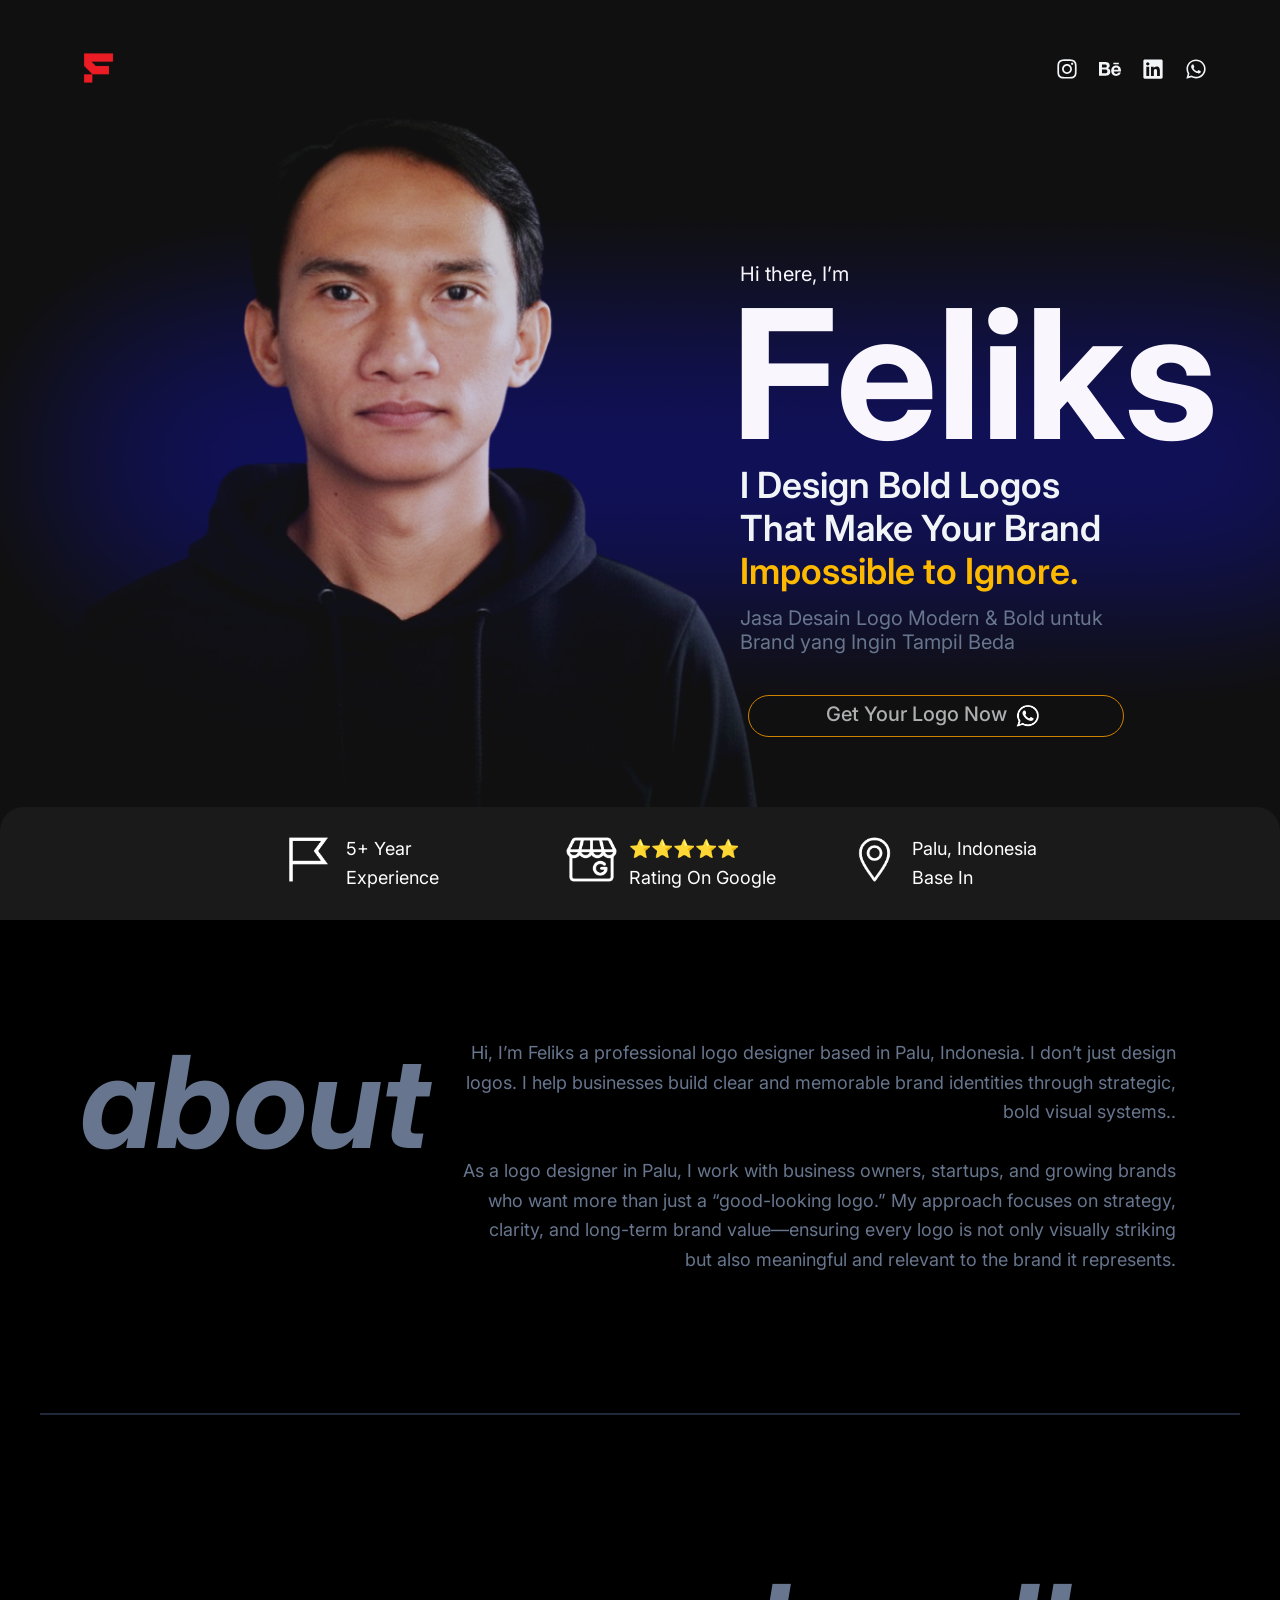
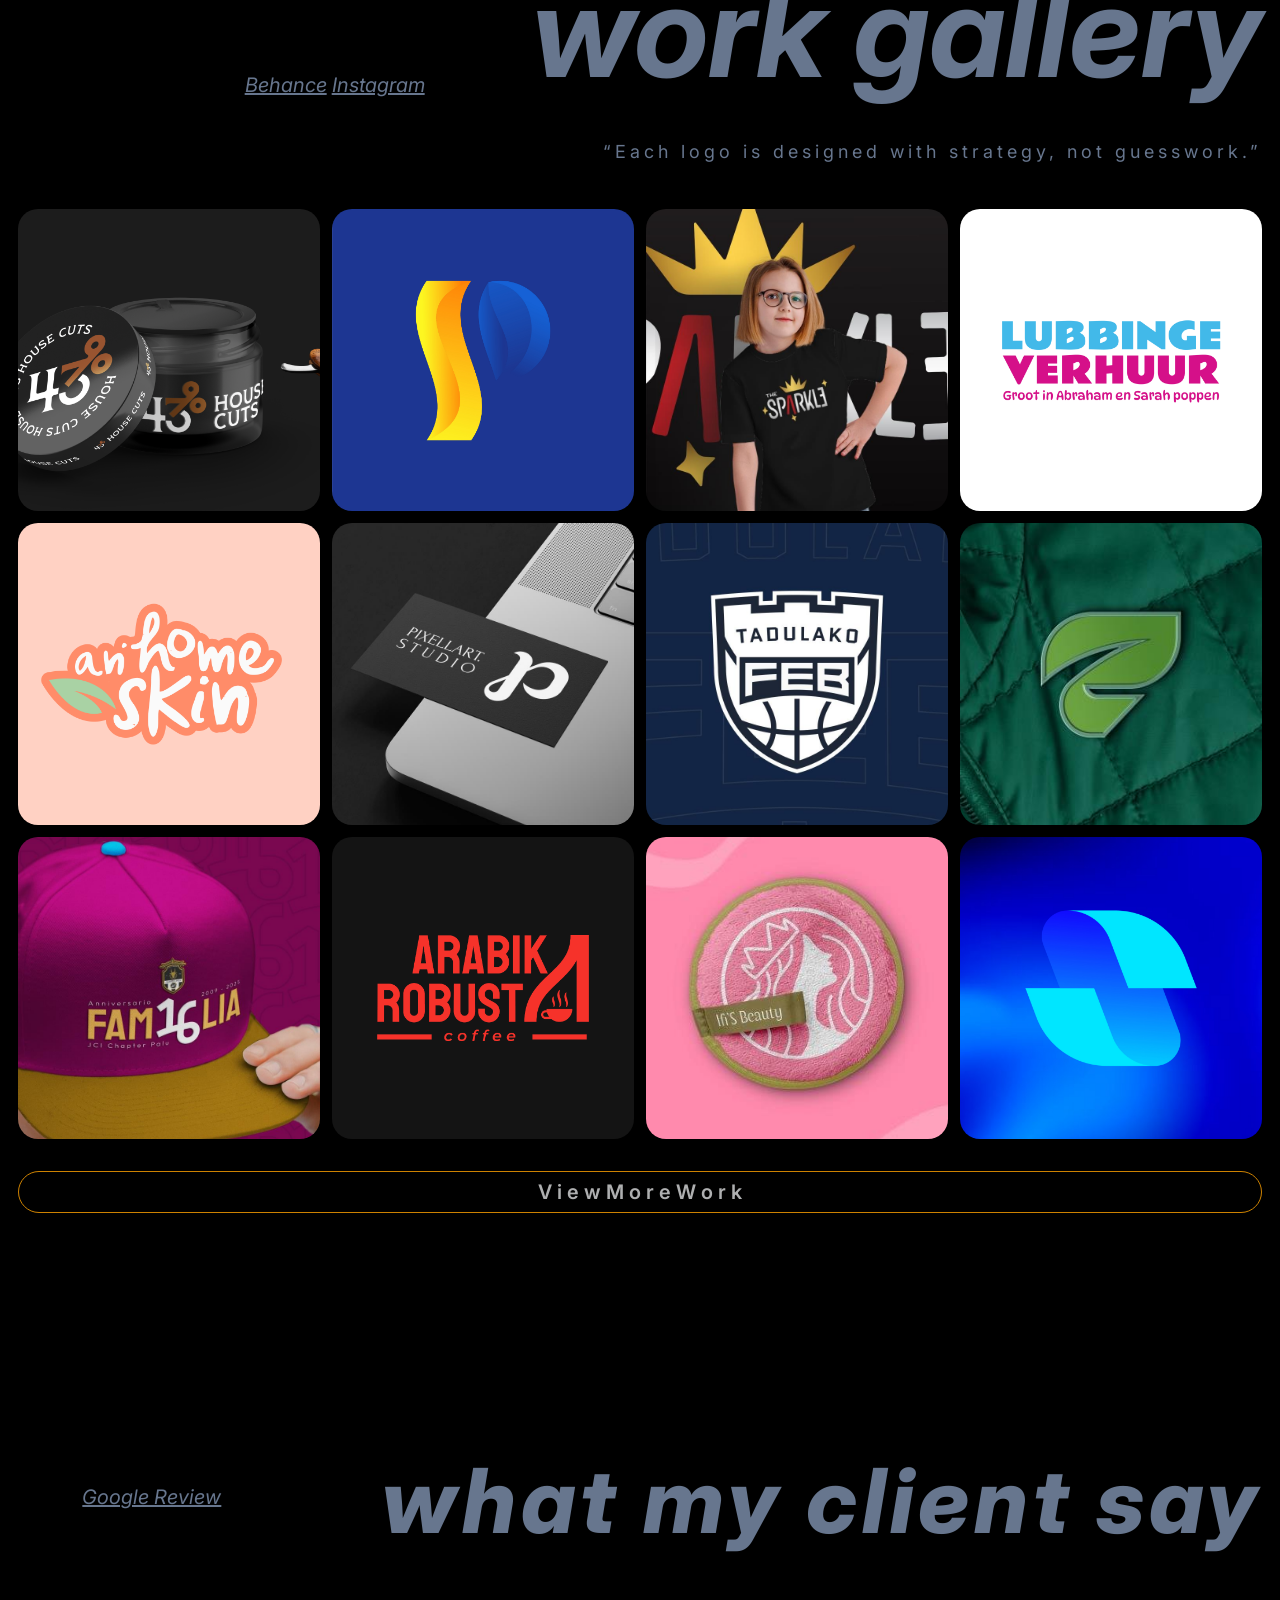
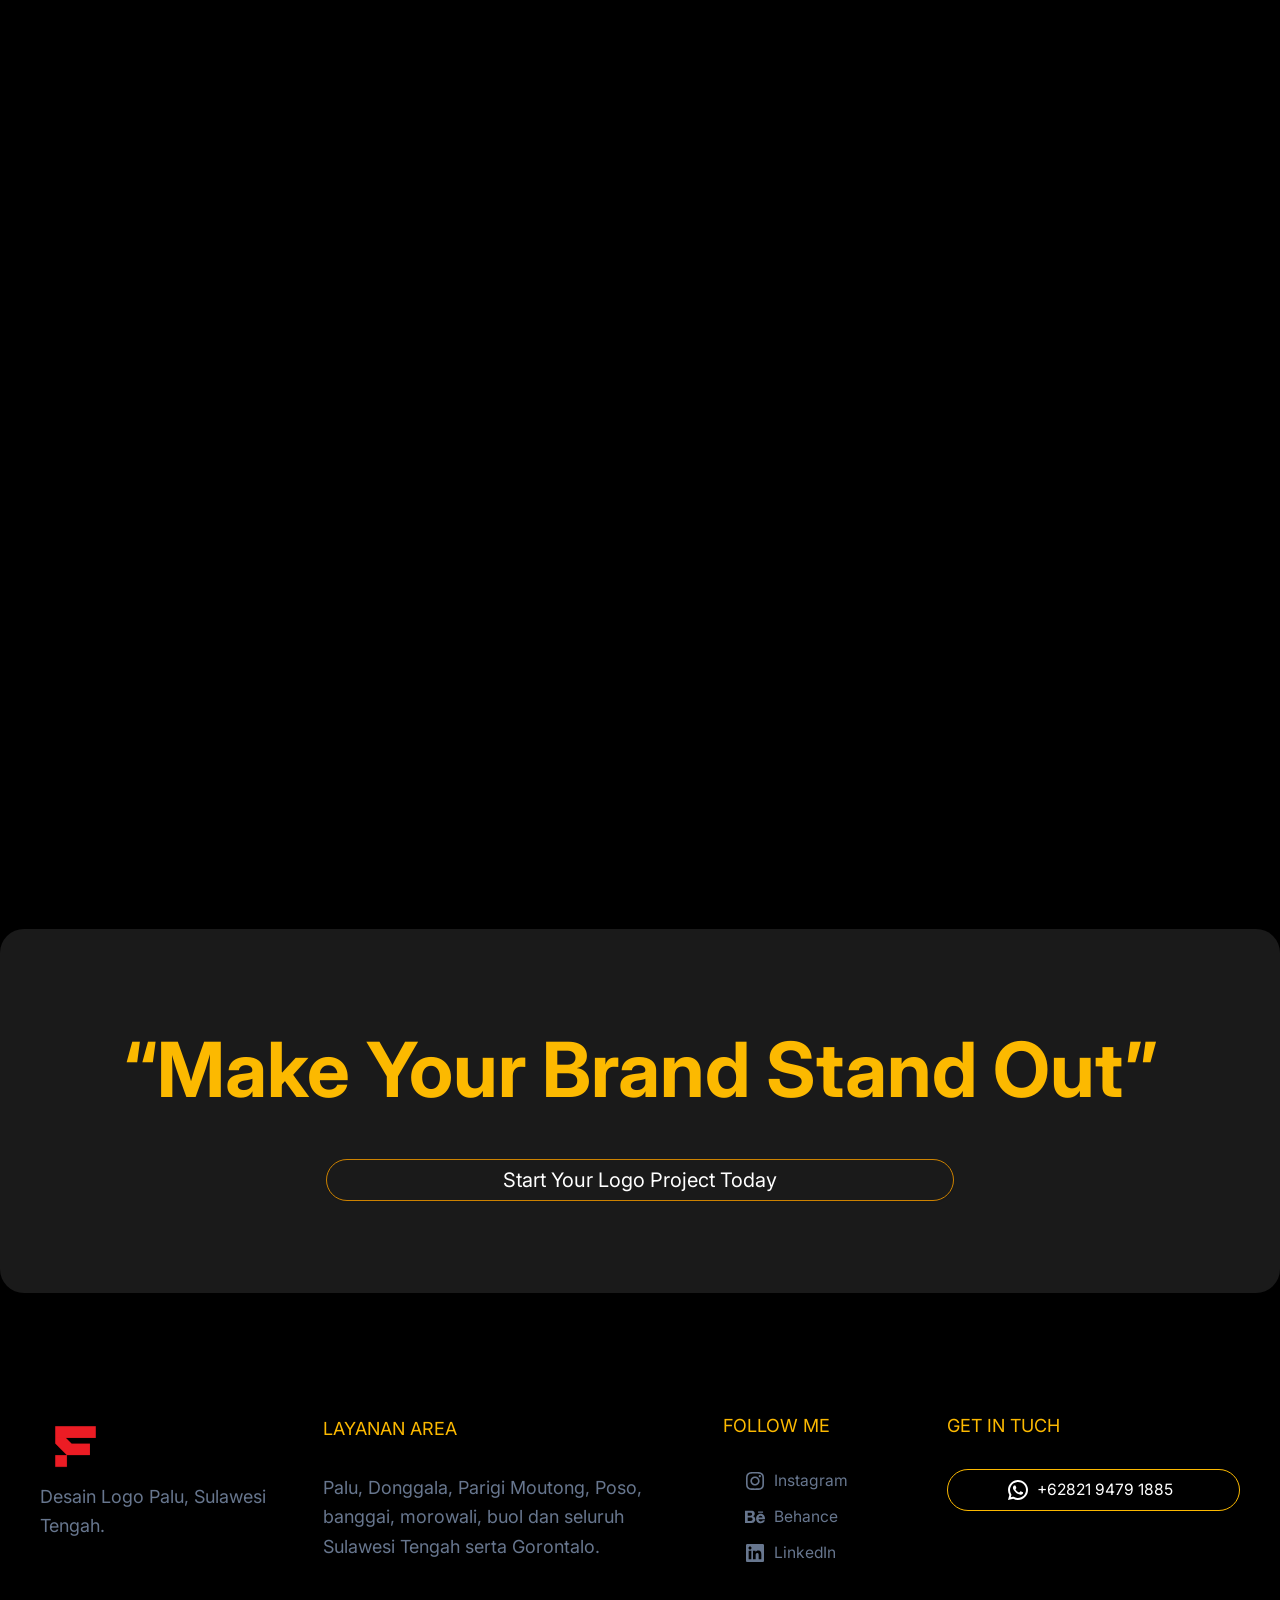
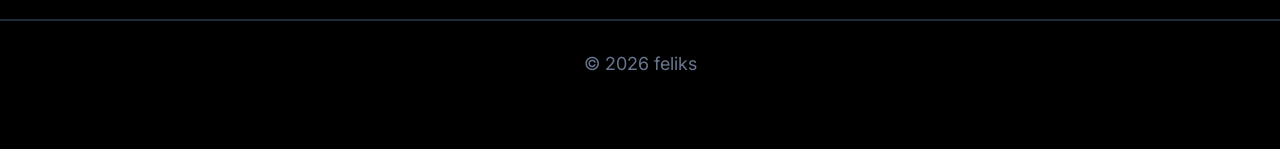
<file: index.html>
<!doctype html>
<html lang="id-ID">
  <!-- Mirrored from localhost/fel/ by HTTrack Website Copier/3.x [XR&CO'2014], Fri, 15 May 2026 23:50:57 GMT -->
  <!-- Added by HTTrack --><meta
    http-equiv="content-type"
    content="text/html;charset=UTF-8"
  /><!-- /Added by HTTrack -->
  <head>
    <meta charset="UTF-8" />
    <meta name="viewport" content="width=device-width, initial-scale=1" />

    <title>Jasa Desain Logo Palu | Modern, Simple & Bold | Feliks.id</title>

    <link rel="icon" href="/favicon.ico" sizes="any" />
    <link rel="icon" type="image/svg+xml" href="/favicon.svg" />
    <link rel="icon" type="image/png" sizes="32x32" href="/favicon-32x32.png" />
    <link rel="apple-touch-icon" sizes="180x180" href="/apple-touch-icon.png" />
    <link rel="manifest" href="/site.webmanifest" />

    <meta
      name="google-site-verification"
      content="_glRzUdiRxlhLn7UKqgTKcojafdzuoWqF9M8leuVPno"
    />
    <meta name="theme-color" content="#C40018" />

    <meta name="author" content="Feliks.id" />
    <meta name="application-name" content="Feliks.id" />
    <meta name="apple-mobile-web-app-title" content="Feliks.id" />

    <link rel="profile" href="https://gmpg.org/xfn/11" />

    <meta name="robots" content="max-image-preview:large" />
    <link rel="dns-prefetch" href="http://fonts.googleapis.com/" />
    <link href="https://fonts.googleapis.com/" rel="preconnect" />
    <link
      href="https://fonts.gstatic.com/"
      crossorigin="anonymous"
      rel="preconnect"
    />
    <link
      rel="alternate"
      type="application/rss+xml"
      title="feliks &raquo; Feed"
      href="#"
    />
    <link
      rel="alternate"
      type="application/rss+xml"
      title="feliks &raquo; Comments Feed"
      href="#"
    />
    <link
      rel="alternate"
      title="oEmbed (JSON)"
      type="application/json+oembed"
      href="wp-json/oembed/1.0/embed4f77.json?url=http%3A%2F%2Flocalhost%2Ffel%2F"
    />
    <link
      rel="alternate"
      title="oEmbed (XML)"
      type="text/xml+oembed"
      href="wp-json/oembed/1.0/embedbe09?url=http%3A%2F%2Flocalhost%2Ffel%2F&amp;format=xml"
    />
    <style id="wp-img-auto-sizes-contain-inline-css">
      img:is([sizes="auto" i], [sizes^="auto," i]) {
        contain-intrinsic-size: 3000px 1500px;
      }
      /*# sourceURL=wp-img-auto-sizes-contain-inline-css */
    </style>
    <link
      rel="stylesheet"
      id="astra-theme-css-css"
      href="wp-content/themes/astra/assets/css/minified/main.min3940.css?ver=4.13.1"
      media="all"
    />
    <style id="astra-theme-css-inline-css">
      :root {
        --ast-post-nav-space: 0;
        --ast-container-default-xlg-padding: 2.5em;
        --ast-container-default-lg-padding: 2.5em;
        --ast-container-default-slg-padding: 2em;
        --ast-container-default-md-padding: 2.5em;
        --ast-container-default-sm-padding: 2.5em;
        --ast-container-default-xs-padding: 2.4em;
        --ast-container-default-xxs-padding: 1.8em;
        --ast-code-block-background: #eceff3;
        --ast-comment-inputs-background: #f9fafb;
        --ast-normal-container-width: 1200px;
        --ast-narrow-container-width: 750px;
        --ast-blog-title-font-weight: 600;
        --ast-blog-meta-weight: 600;
        --ast-global-color-primary: var(--ast-global-color-4);
        --ast-global-color-secondary: var(--ast-global-color-5);
        --ast-global-color-alternate-background: var(--ast-global-color-6);
        --ast-global-color-subtle-background: var(--ast-global-color-7);
        --ast-bg-style-guide: var(
          --ast-global-color-secondary,
          var(--ast-global-color-5)
        );
        --ast-shadow-style-guide: 0px 0px 4px 0 #00000057;
        --ast-global-dark-bg-style: #fff;
        --ast-global-dark-lfs: #fbfbfb;
        --ast-widget-bg-color: #fafafa;
        --ast-wc-container-head-bg-color: #fbfbfb;
        --ast-title-layout-bg: #eeeeee;
        --ast-search-border-color: #e7e7e7;
        --ast-lifter-hover-bg: #e6e6e6;
        --ast-gallery-block-color: #000;
        --srfm-color-input-label: var(--ast-global-color-2);
      }
      html {
        font-size: 112.5%;
      }
      a {
        color: var(--ast-global-color-3);
      }
      a:hover,
      a:focus {
        color: #e28700;
      }
      body,
      button,
      input,
      select,
      textarea,
      .ast-button,
      .ast-custom-button {
        font-family: "Inter", sans-serif;
        font-weight: inherit;
        font-size: 18px;
        font-size: 1rem;
        line-height: var(--ast-body-line-height, 1.65);
      }
      blockquote {
        color: var(--ast-global-color-3);
      }
      h1,
      h2,
      h3,
      h4,
      h5,
      h6,
      .entry-content :where(h1, h2, h3, h4, h5, h6),
      .site-title,
      .site-title a {
        font-family: "Inter", sans-serif;
        font-weight: 600;
      }
      .site-title {
        font-size: 35px;
        font-size: 1.9444444444444rem;
        display: none;
      }
      header .custom-logo-link img {
        max-width: 51px;
        width: 51px;
      }
      .astra-logo-svg {
        width: 51px;
      }
      .site-header .site-description {
        font-size: 15px;
        font-size: 0.83333333333333rem;
        display: none;
      }
      .entry-title {
        font-size: 20px;
        font-size: 1.1111111111111rem;
      }
      .ast-blog-single-element.ast-taxonomy-container a {
        font-size: 14px;
        font-size: 0.77777777777778rem;
      }
      .ast-blog-meta-container {
        font-size: 13px;
        font-size: 0.72222222222222rem;
      }
      .archive .ast-article-post .ast-article-inner,
      .blog .ast-article-post .ast-article-inner,
      .archive .ast-article-post .ast-article-inner:hover,
      .blog .ast-article-post .ast-article-inner:hover {
        border-top-left-radius: 6px;
        border-top-right-radius: 6px;
        border-bottom-right-radius: 6px;
        border-bottom-left-radius: 6px;
        overflow: hidden;
      }
      h1,
      .entry-content :where(h1) {
        font-size: 64px;
        font-size: 3.5555555555556rem;
        font-weight: 600;
        font-family: "Inter", sans-serif;
        line-height: 1.4em;
      }
      h2,
      .entry-content :where(h2) {
        font-size: 48px;
        font-size: 2.6666666666667rem;
        font-weight: 500;
        font-family: "Inter", sans-serif;
        line-height: 1.3em;
      }
      h3,
      .entry-content :where(h3) {
        font-size: 24px;
        font-size: 1.3333333333333rem;
        font-weight: 500;
        font-family: "Inter", sans-serif;
        line-height: 1.3em;
      }
      h4,
      .entry-content :where(h4) {
        font-size: 20px;
        font-size: 1.1111111111111rem;
        line-height: 1.2em;
        font-weight: 600;
        font-family: "Inter", sans-serif;
      }
      h5,
      .entry-content :where(h5) {
        font-size: 18px;
        font-size: 1rem;
        line-height: 1.2em;
        font-weight: 600;
        font-family: "Inter", sans-serif;
      }
      h6,
      .entry-content :where(h6) {
        font-size: 15px;
        font-size: 0.83333333333333rem;
        line-height: 1.25em;
        font-weight: 600;
        font-family: "Inter", sans-serif;
      }
      ::selection {
        background-color: var(--ast-global-color-0);
        color: #ffffff;
      }
      body,
      h1,
      h2,
      h3,
      h4,
      h5,
      h6,
      .entry-title a,
      .entry-content :where(h1, h2, h3, h4, h5, h6) {
        color: var(--ast-global-color-3);
      }
      .tagcloud a:hover,
      .tagcloud a:focus,
      .tagcloud a.current-item {
        color: #ffffff;
        border-color: var(--ast-global-color-3);
        background-color: var(--ast-global-color-3);
      }
      input:focus,
      input[type="text"]:focus,
      input[type="email"]:focus,
      input[type="url"]:focus,
      input[type="password"]:focus,
      input[type="reset"]:focus,
      input[type="search"]:focus,
      textarea:focus {
        border-color: var(--ast-global-color-3);
      }
      input[type="radio"]:checked,
      input[type="reset"],
      input[type="checkbox"]:checked,
      input[type="checkbox"]:hover:checked,
      input[type="checkbox"]:focus:checked,
      input[type="range"]::-webkit-slider-thumb {
        border-color: var(--ast-global-color-3);
        background-color: var(--ast-global-color-3);
        box-shadow: none;
      }
      .site-footer a:hover + .post-count,
      .site-footer a:focus + .post-count {
        background: var(--ast-global-color-3);
        border-color: var(--ast-global-color-3);
      }
      .single .nav-links .nav-previous,
      .single .nav-links .nav-next {
        color: var(--ast-global-color-3);
      }
      .entry-meta,
      .entry-meta * {
        line-height: 1.45;
        color: var(--ast-global-color-3);
        font-weight: 600;
      }
      .entry-meta a:not(.ast-button):hover,
      .entry-meta a:not(.ast-button):hover *,
      .entry-meta a:not(.ast-button):focus,
      .entry-meta a:not(.ast-button):focus *,
      .page-links > .page-link,
      .page-links .page-link:hover,
      .post-navigation a:hover {
        color: #e28700;
      }
      #cat option,
      .secondary .calendar_wrap thead a,
      .secondary .calendar_wrap thead a:visited {
        color: var(--ast-global-color-3);
      }
      .secondary .calendar_wrap #today,
      .ast-progress-val span {
        background: var(--ast-global-color-3);
      }
      .secondary a:hover + .post-count,
      .secondary a:focus + .post-count {
        background: var(--ast-global-color-3);
        border-color: var(--ast-global-color-3);
      }
      .calendar_wrap #today > a {
        color: #ffffff;
      }
      .page-links .page-link,
      .single .post-navigation a {
        color: var(--ast-global-color-3);
      }
      .ast-search-menu-icon .search-form button.search-submit {
        padding: 0 4px;
      }
      .ast-search-menu-icon form.search-form {
        padding-right: 0;
      }
      .ast-header-search .ast-search-menu-icon.ast-dropdown-active .search-form,
      .ast-header-search
        .ast-search-menu-icon.ast-dropdown-active
        .search-field:focus {
        transition: all 0.2s;
      }
      .search-form input.search-field:focus {
        outline: none;
      }
      .ast-mobile-header-content
        .ast-builder-layout-element:not(.ast-builder-menu):not(
          .ast-header-divider-element
        ),
      .ast-mobile-popup-content
        .ast-builder-layout-element:not(.ast-builder-menu):not(
          .ast-header-divider-element
        ) {
        padding: 15px 20px;
      }
      .ast-search-menu-icon .search-form button.search-submit:focus,
      .ast-theme-transparent-header
        .ast-header-search
        .ast-dropdown-active
        .ast-icon,
      .ast-theme-transparent-header
        .ast-inline-search
        .search-field:focus
        .ast-icon {
        color: var(--ast-global-color-1);
      }
      .ast-desktop .ast-header-search .slide-search .search-form {
        border: 2px solid var(--ast-global-color-0);
      }
      .ast-header-search .slide-search .search-field {
        background-color: var(--ast-global-dark-bg-style);
      }
      .ast-archive-title {
        color: var(--ast-global-color-2);
      }
      .widget-title {
        font-size: 25px;
        font-size: 1.3888888888889rem;
        color: var(--ast-global-color-2);
      }
      .ast-single-post .entry-content a,
      .ast-comment-content a:not(.ast-comment-edit-reply-wrap a) {
        text-decoration: underline;
      }
      .ast-single-post .entry-content .uagb-tab a,
      .ast-single-post .entry-content .uagb-ifb-cta a,
      .ast-single-post .entry-content .uabb-module-content a,
      .ast-single-post .entry-content .uagb-post-grid a,
      .ast-single-post .entry-content .uagb-timeline a,
      .ast-single-post .entry-content .uagb-toc__wrap a,
      .ast-single-post .entry-content .uagb-taxomony-box a,
      .entry-content .wp-block-latest-posts > li > a,
      .ast-single-post .entry-content .wp-block-file__button,
      a.ast-post-filter-single,
      .ast-single-post .ast-comment-content .comment-reply-link,
      .ast-single-post .ast-comment-content .comment-edit-link {
        text-decoration: none;
      }
      .ast-search-menu-icon.slide-search a:focus-visible:focus-visible,
      .astra-search-icon:focus-visible,
      #close:focus-visible,
      a:focus-visible,
      .ast-menu-toggle:focus-visible,
      .site .skip-link:focus-visible,
      .wp-block-loginout input:focus-visible,
      .wp-block-search.wp-block-search__button-inside
        .wp-block-search__inside-wrapper,
      .ast-header-navigation-arrow:focus-visible,
      .ast-orders-table__row .ast-orders-table__cell:focus-visible,
      a#ast-apply-coupon:focus-visible,
      #ast-apply-coupon:focus-visible,
      #close:focus-visible,
      .button.search-submit:focus-visible,
      #search_submit:focus,
      .normal-search:focus-visible,
      .ast-header-account-wrap:focus-visible,
      .astra-cart-drawer-close:focus,
      .ast-single-variation:focus,
      .ast-button:focus,
      .ast-builder-button-wrap:has(.ast-custom-button-link:focus),
      .ast-builder-button-wrap .ast-custom-button-link:focus {
        outline-style: dotted;
        outline-color: inherit;
        outline-width: thin;
      }
      input:focus,
      input[type="text"]:focus,
      input[type="email"]:focus,
      input[type="url"]:focus,
      input[type="password"]:focus,
      input[type="reset"]:focus,
      input[type="search"]:focus,
      input[type="number"]:focus,
      textarea:focus,
      .wp-block-search__input:focus,
      [data-section="section-header-mobile-trigger"]
        .ast-button-wrap
        .ast-mobile-menu-trigger-minimal:focus,
      .ast-mobile-popup-drawer.active .menu-toggle-close:focus,
      #ast-scroll-top:focus,
      #coupon_code:focus,
      #ast-coupon-code:focus {
        border-style: dotted;
        border-color: inherit;
        border-width: thin;
      }
      input {
        outline: none;
      }
      .site-logo-img img {
        transition: all 0.2s linear;
      }
      body .ast-oembed-container * {
        position: absolute;
        top: 0;
        width: 100%;
        height: 100%;
        left: 0;
      }
      body .wp-block-embed-pocket-casts .ast-oembed-container * {
        position: unset;
      }
      .ast-single-post-featured-section + article {
        margin-top: 2em;
      }
      .site-content .ast-single-post-featured-section img {
        width: 100%;
        overflow: hidden;
        object-fit: cover;
      }
      .ast-separate-container
        .site-content
        .ast-single-post-featured-section
        + article {
        margin-top: -80px;
        z-index: 9;
        position: relative;
        border-radius: 4px;
      }
      @media (min-width: 922px) {
        .ast-no-sidebar .site-content .ast-article-image-container--wide {
          margin-left: -120px;
          margin-right: -120px;
          max-width: unset;
          width: unset;
        }
        .ast-left-sidebar .site-content .ast-article-image-container--wide,
        .ast-right-sidebar .site-content .ast-article-image-container--wide {
          margin-left: -10px;
          margin-right: -10px;
        }
        .site-content .ast-article-image-container--full {
          margin-left: calc(-50vw + 50%);
          margin-right: calc(-50vw + 50%);
          max-width: 100vw;
          width: 100vw;
        }
        .ast-left-sidebar .site-content .ast-article-image-container--full,
        .ast-right-sidebar .site-content .ast-article-image-container--full {
          margin-left: -10px;
          margin-right: -10px;
          max-width: inherit;
          width: auto;
        }
      }
      .site > .ast-single-related-posts-container {
        margin-top: 0;
      }
      @media (min-width: 922px) {
        .ast-desktop .ast-container--narrow {
          max-width: var(--ast-narrow-container-width);
          margin: 0 auto;
        }
      }
      input[type="text"],
      input[type="number"],
      input[type="email"],
      input[type="url"],
      input[type="password"],
      input[type="search"],
      input[type="reset"],
      input[type="tel"],
      input[type="date"],
      select,
      textarea {
        font-size: 16px;
        font-style: normal;
        font-weight: 400;
        line-height: 24px;
        width: 100%;
        padding: 12px 16px;
        border-radius: 4px;
        box-shadow: 0px 1px 2px 0px rgba(0, 0, 0, 0.05);
        color: var(--ast-form-input-text, #475569);
      }
      input[type="text"],
      input[type="number"],
      input[type="email"],
      input[type="url"],
      input[type="password"],
      input[type="search"],
      input[type="reset"],
      input[type="tel"],
      input[type="date"],
      select {
        height: 40px;
      }
      input[type="date"] {
        border-width: 1px;
        border-style: solid;
        border-color: var(--ast-border-color);
        background: var(
          --ast-global-color-secondary,
          var(--ast-global-color-5)
        );
      }
      input[type="text"]:focus,
      input[type="number"]:focus,
      input[type="email"]:focus,
      input[type="url"]:focus,
      input[type="password"]:focus,
      input[type="search"]:focus,
      input[type="reset"]:focus,
      input[type="tel"]:focus,
      input[type="date"]:focus,
      select:focus,
      textarea:focus {
        border-color: #046bd2;
        box-shadow: none;
        outline: none;
        color: var(--ast-form-input-focus-text, #475569);
      }
      label,
      legend {
        color: var(--ast-global-color-2, #111827);
        font-size: 14px;
        font-style: normal;
        font-weight: 500;
        line-height: 20px;
      }
      select {
        padding: 6px 10px;
      }
      fieldset {
        padding: 30px;
        border-radius: 4px;
      }
      button,
      .ast-button,
      .button,
      input[type="button"],
      input[type="reset"],
      input[type="submit"],
      a:where(.wp-block-button__link) {
        border-radius: 4px;
        box-shadow: 0px 1px 2px 0px rgba(0, 0, 0, 0.05);
      }
      :root {
        --ast-comment-inputs-background: #fff;
      }
      ::placeholder {
        color: var(--ast-form-field-color, #9ca3af);
      }
      ::-ms-input-placeholder {
        color: var(--ast-form-field-color, #9ca3af);
      }
      @media (max-width: 921.9px) {
        #ast-desktop-header {
          display: none;
        }
      }
      @media (min-width: 922px) {
        #ast-mobile-header {
          display: none;
        }
      }
      .wp-block-buttons.aligncenter {
        justify-content: center;
      }
      @media (max-width: 921px) {
        .ast-theme-transparent-header #primary,
        .ast-theme-transparent-header #secondary {
          padding: 0;
        }
      }
      @media (max-width: 921px) {
        .ast-plain-container.ast-no-sidebar #primary {
          padding: 0;
        }
      }
      .ast-plain-container.ast-no-sidebar #primary {
        margin-top: 0;
        margin-bottom: 0;
      }
      .wp-block-button.is-style-outline .wp-block-button__link {
        border-color: #cecb18;
        border-top-width: 1px;
        border-right-width: 1px;
        border-bottom-width: 1px;
        border-left-width: 1px;
      }
      div.wp-block-button.is-style-outline
        > .wp-block-button__link:not(.has-text-color),
      div.wp-block-button.wp-block-button__link.is-style-outline:not(
          .has-text-color
        ) {
        color: #cecb18;
      }
      .wp-block-button.is-style-outline .wp-block-button__link:hover,
      .wp-block-buttons
        .wp-block-button.is-style-outline
        .wp-block-button__link:focus,
      .wp-block-buttons
        .wp-block-button.is-style-outline
        > .wp-block-button__link:not(.has-text-color):hover,
      .wp-block-buttons
        .wp-block-button.wp-block-button__link.is-style-outline:not(
          .has-text-color
        ):hover {
        color: var(--ast-global-color-2);
        background-color: #ffba00;
        border-color: #ffba00;
      }
      .post-page-numbers.current .page-link,
      .ast-pagination .page-numbers.current {
        color: #ffffff;
        border-color: var(--ast-global-color-0);
        background-color: var(--ast-global-color-0);
      }
      .wp-block-button.is-style-outline .wp-block-button__link {
        border-top-width: 1px;
        border-right-width: 1px;
        border-bottom-width: 1px;
        border-left-width: 1px;
      }
      .wp-block-buttons
        .wp-block-button.is-style-outline
        .wp-block-button__link.wp-element-button,
      .ast-outline-button,
      .wp-block-uagb-buttons-child .uagb-buttons-repeater.ast-outline-button {
        border-color: #cd8200;
        border-top-width: 1px;
        border-right-width: 1px;
        border-bottom-width: 1px;
        border-left-width: 1px;
        font-family: inherit;
        font-weight: 600;
        font-size: 20px;
        font-size: 1.1111111111111rem;
        line-height: 1em;
        padding-top: 10px;
        padding-right: 20px;
        padding-bottom: 10px;
        padding-left: 20px;
        border-top-left-radius: 30px;
        border-top-right-radius: 30px;
        border-bottom-right-radius: 30px;
        border-bottom-left-radius: 30px;
      }
      .wp-block-buttons
        .wp-block-button.is-style-outline
        > .wp-block-button__link:not(.has-text-color),
      .wp-block-buttons
        .wp-block-button.wp-block-button__link.is-style-outline:not(
          .has-text-color
        ),
      .ast-outline-button {
        color: #aeafb0;
      }
      .wp-block-button.is-style-outline .wp-block-button__link:hover,
      .wp-block-buttons
        .wp-block-button.is-style-outline
        .wp-block-button__link:focus,
      .wp-block-buttons
        .wp-block-button.is-style-outline
        > .wp-block-button__link:not(.has-text-color):hover,
      .wp-block-buttons
        .wp-block-button.wp-block-button__link.is-style-outline:not(
          .has-text-color
        ):hover,
      .ast-outline-button:hover,
      .ast-outline-button:focus,
      .wp-block-uagb-buttons-child
        .uagb-buttons-repeater.ast-outline-button:hover,
      .wp-block-uagb-buttons-child
        .uagb-buttons-repeater.ast-outline-button:focus {
        color: var(--ast-global-color-8);
        background-color: #f5ba07;
        border-color: #ffba00;
      }
      .ast-single-post .entry-content a.ast-outline-button,
      .ast-single-post
        .entry-content
        .is-style-outline
        > .wp-block-button__link {
        text-decoration: none;
      }
      .wp-block-button
        .wp-block-button__link.wp-element-button.is-style-outline:not(
          .has-background
        ),
      .wp-block-button.is-style-outline
        > .wp-block-button__link.wp-element-button:not(.has-background),
      .ast-outline-button {
        background-color: transparent;
      }
      .uagb-buttons-repeater.ast-outline-button {
        border-radius: 9999px;
      }
      .entry-content[data-ast-blocks-layout] > figure {
        margin-bottom: 1em;
      }
      h1.widget-title {
        font-weight: 600;
      }
      h2.widget-title {
        font-weight: 500;
      }
      h3.widget-title {
        font-weight: 500;
      }
      body .wp-block-cover:not(.has-text-color.has-link-color) p {
        color: var(--ast-global-color-3);
      }
      #page {
        display: flex;
        flex-direction: column;
        min-height: 100vh;
      }
      .ast-404-layout-1 h1.page-title {
        color: var(--ast-global-color-2);
      }
      .single .post-navigation a {
        line-height: 1em;
        height: inherit;
      }
      .error-404 .page-sub-title {
        font-size: 1.5rem;
        font-weight: inherit;
      }
      .search .site-content .content-area .search-form {
        margin-bottom: 0;
      }
      #page .site-content {
        flex-grow: 1;
      }
      .widget {
        margin-bottom: 1.25em;
      }
      #secondary li {
        line-height: 1.5em;
      }
      #secondary .wp-block-group h2 {
        margin-bottom: 0.7em;
      }
      #secondary h2 {
        font-size: 1.7rem;
      }
      .ast-separate-container .ast-article-post,
      .ast-separate-container .ast-article-single,
      .ast-separate-container .comment-respond {
        padding: 3em;
      }
      .ast-separate-container .ast-article-single .ast-article-single {
        padding: 0;
      }
      .ast-article-single .wp-block-post-template-is-layout-grid {
        padding-left: 0;
      }
      .ast-separate-container .comments-title,
      .ast-narrow-container .comments-title {
        padding: 1.5em 2em;
      }
      .ast-page-builder-template .comment-form-textarea,
      .ast-comment-formwrap .ast-grid-common-col {
        padding: 0;
      }
      .ast-comment-formwrap {
        padding: 0;
        display: inline-flex;
        column-gap: 20px;
        width: 100%;
        margin-left: 0;
        margin-right: 0;
      }
      .comments-area textarea#comment:focus,
      .comments-area textarea#comment:active,
      .comments-area .ast-comment-formwrap input[type="text"]:focus,
      .comments-area .ast-comment-formwrap input[type="text"]:active {
        box-shadow: none;
        outline: none;
      }
      .archive.ast-page-builder-template .entry-header {
        margin-top: 2em;
      }
      .ast-page-builder-template .ast-comment-formwrap {
        width: 100%;
      }
      .entry-title {
        margin-bottom: 0.6em;
      }
      .ast-archive-description p {
        font-size: inherit;
        font-weight: inherit;
        line-height: inherit;
      }
      .ast-separate-container .ast-comment-list li.depth-1,
      .hentry {
        margin-bottom: 1.5em;
      }
      .site-content section.ast-archive-description {
        margin-bottom: 2em;
      }
      @media (min-width: 921px) {
        .ast-left-sidebar.ast-page-builder-template #secondary,
        .archive.ast-right-sidebar.ast-page-builder-template .site-main {
          padding-left: 20px;
          padding-right: 20px;
        }
      }
      @media (max-width: 544px) {
        .ast-comment-formwrap.ast-row {
          column-gap: 10px;
          display: inline-block;
        }
        #ast-commentform .ast-grid-common-col {
          position: relative;
          width: 100%;
        }
      }
      @media (min-width: 1201px) {
        .ast-separate-container .ast-article-post,
        .ast-separate-container .ast-article-single,
        .ast-separate-container .ast-author-box,
        .ast-separate-container .ast-404-layout-1,
        .ast-separate-container .no-results {
          padding: 3em;
        }
      }
      @media (max-width: 921px) {
        .ast-left-sidebar #content > .ast-container {
          display: flex;
          flex-direction: column-reverse;
          width: 100%;
        }
      }
      @media (min-width: 922px) {
        .ast-separate-container.ast-right-sidebar #primary,
        .ast-separate-container.ast-left-sidebar #primary {
          border: 0;
        }
        .search-no-results.ast-separate-container #primary {
          margin-bottom: 4em;
        }
      }
      .wp-block-button .wp-block-button__link {
        color: #f3d80f;
      }
      .wp-block-button .wp-block-button__link:hover,
      .wp-block-button .wp-block-button__link:focus {
        color: var(--ast-global-color-2);
        background-color: #ffba00;
        border-color: #ffba00;
      }
      .wp-block-button .wp-block-button__link,
      .wp-block-search .wp-block-search__button,
      body .wp-block-file .wp-block-file__button {
        border-style: solid;
        border-top-width: 1px;
        border-right-width: 1px;
        border-left-width: 1px;
        border-bottom-width: 1px;
        border-color: #cecb18;
        background-color: transparent;
        color: #f3d80f;
        font-family: inherit;
        font-weight: 600;
        line-height: 1em;
        font-size: 20px;
        font-size: 1.1111111111111rem;
        border-top-left-radius: 3px;
        border-top-right-radius: 3px;
        border-bottom-right-radius: 3px;
        border-bottom-left-radius: 3px;
        padding-top: 10px;
        padding-right: 20px;
        padding-bottom: 10px;
        padding-left: 20px;
      }
      .ast-single-post .entry-content .wp-block-button .wp-block-button__link,
      .ast-single-post .entry-content .wp-block-search .wp-block-search__button,
      body .entry-content .wp-block-file .wp-block-file__button {
        text-decoration: none;
      }
      .menu-toggle,
      button,
      .ast-button,
      .ast-custom-button,
      .button,
      input#submit,
      input[type="button"],
      input[type="submit"],
      input[type="reset"],
      #comments .submit,
      .search .search-submit,
      form[CLASS*="wp-block-search__"].wp-block-search
        .wp-block-search__inside-wrapper
        .wp-block-search__button,
      body .wp-block-file .wp-block-file__button,
      .search .search-submit {
        border-style: solid;
        border-top-width: 1px;
        border-right-width: 1px;
        border-left-width: 1px;
        border-bottom-width: 1px;
        color: #f3d80f;
        border-color: #cecb18;
        background-color: transparent;
        padding-top: 10px;
        padding-right: 20px;
        padding-bottom: 10px;
        padding-left: 20px;
        font-family: inherit;
        font-weight: 600;
        font-size: 20px;
        font-size: 1.1111111111111rem;
        line-height: 1em;
        border-top-left-radius: 3px;
        border-top-right-radius: 3px;
        border-bottom-right-radius: 3px;
        border-bottom-left-radius: 3px;
      }
      button:focus,
      .menu-toggle:hover,
      button:hover,
      .ast-button:hover,
      .ast-custom-button:hover .button:hover,
      .ast-custom-button:hover,
      input[type="reset"]:hover,
      input[type="reset"]:focus,
      input#submit:hover,
      input#submit:focus,
      input[type="button"]:hover,
      input[type="button"]:focus,
      input[type="submit"]:hover,
      input[type="submit"]:focus,
      form[CLASS*="wp-block-search__"].wp-block-search
        .wp-block-search__inside-wrapper
        .wp-block-search__button:hover,
      form[CLASS*="wp-block-search__"].wp-block-search
        .wp-block-search__inside-wrapper
        .wp-block-search__button:focus,
      body .wp-block-file .wp-block-file__button:hover,
      body .wp-block-file .wp-block-file__button:focus {
        color: var(--ast-global-color-2);
        background-color: #ffba00;
        border-color: #ffba00;
      }
      form[CLASS*="wp-block-search__"].wp-block-search
        .wp-block-search__inside-wrapper
        .wp-block-search__button.has-icon {
        padding-top: calc(10px - 3px);
        padding-right: calc(20px - 3px);
        padding-bottom: calc(10px - 3px);
        padding-left: calc(20px - 3px);
      }
      @media (max-width: 921px) {
        .ast-mobile-header-stack .main-header-bar .ast-search-menu-icon {
          display: inline-block;
        }
        .ast-header-break-point.ast-header-custom-item-outside
          .ast-mobile-header-stack
          .main-header-bar
          .ast-search-icon {
          margin: 0;
        }
        .ast-comment-avatar-wrap img {
          max-width: 2.5em;
        }
        .ast-comment-meta {
          padding: 0 1.8888em 1.3333em;
        }
      }
      @media (min-width: 544px) {
        .ast-container {
          max-width: 100%;
        }
      }
      @media (max-width: 544px) {
        .ast-separate-container .ast-article-post,
        .ast-separate-container .ast-article-single,
        .ast-separate-container .comments-title,
        .ast-separate-container .ast-archive-description {
          padding: 1.5em 1em;
        }
        .ast-separate-container #content .ast-container {
          padding-left: 0.54em;
          padding-right: 0.54em;
        }
        .ast-separate-container .ast-comment-list .bypostauthor {
          padding: 0.5em;
        }
        .ast-search-menu-icon.ast-dropdown-active .search-field {
          width: 170px;
        }
      }
      #ast-mobile-header .ast-site-header-cart-li a {
        pointer-events: none;
      }
      .ast-separate-container {
        background-color: var(--ast-global-color-8);
        background-image: none;
      }
      @media (max-width: 921px) {
        .site-title {
          display: none;
        }
        .site-header .site-description {
          display: none;
        }
      }
      @media (max-width: 544px) {
        .site-title {
          display: none;
        }
        .site-header .site-description {
          display: none;
        }
      }
      @media (max-width: 921px) {
        html {
          font-size: 102.6%;
        }
      }
      @media (max-width: 544px) {
        html {
          font-size: 102.6%;
        }
      }
      @media (min-width: 922px) {
        .ast-container {
          max-width: 1240px;
        }
      }
      @media (min-width: 922px) {
        .site-content .ast-container {
          display: flex;
        }
      }
      @media (max-width: 921px) {
        .site-content .ast-container {
          flex-direction: column;
        }
      }
      .entry-content :where(h1, h2, h3, h4, h5, h6) {
        clear: none;
      }
      @media (min-width: 922px) {
        .main-header-menu
          .sub-menu
          .menu-item.ast-left-align-sub-menu:hover
          > .sub-menu,
        .main-header-menu
          .sub-menu
          .menu-item.ast-left-align-sub-menu.focus
          > .sub-menu {
          margin-left: -0px;
        }
      }
      .entry-content li > p {
        margin-bottom: 0;
      }
      .site .comments-area {
        padding-bottom: 2em;
        margin-top: 2em;
      }
      .wp-block-file {
        display: flex;
        align-items: center;
        flex-wrap: wrap;
        justify-content: space-between;
      }
      .wp-block-pullquote {
        border: none;
      }
      .wp-block-pullquote blockquote::before {
        content: "\201D";
        font-family: "Helvetica", sans-serif;
        display: flex;
        transform: rotate(180deg);
        font-size: 6rem;
        font-style: normal;
        line-height: 1;
        font-weight: bold;
        align-items: center;
        justify-content: center;
      }
      .has-text-align-right > blockquote::before {
        justify-content: flex-start;
      }
      .has-text-align-left > blockquote::before {
        justify-content: flex-end;
      }
      figure.wp-block-pullquote.is-style-solid-color blockquote {
        max-width: 100%;
        text-align: inherit;
      }
      :root {
        --wp--custom--ast-default-block-top-padding: 100px;
        --wp--custom--ast-default-block-right-padding: 80px;
        --wp--custom--ast-default-block-bottom-padding: 100px;
        --wp--custom--ast-default-block-left-padding: 80px;
        --wp--custom--ast-container-width: 1200px;
        --wp--custom--ast-content-width-size: 1200px;
        --wp--custom--ast-wide-width-size: calc(
          1200px + var(--wp--custom--ast-default-block-left-padding) +
            var(--wp--custom--ast-default-block-right-padding)
        );
      }
      .ast-narrow-container {
        --wp--custom--ast-content-width-size: 750px;
        --wp--custom--ast-wide-width-size: 750px;
      }
      @media (max-width: 921px) {
        :root {
          --wp--custom--ast-default-block-top-padding: 50px;
          --wp--custom--ast-default-block-right-padding: 50px;
          --wp--custom--ast-default-block-bottom-padding: 50px;
          --wp--custom--ast-default-block-left-padding: 50px;
        }
      }
      @media (max-width: 544px) {
        :root {
          --wp--custom--ast-default-block-top-padding: 50px;
          --wp--custom--ast-default-block-right-padding: 30px;
          --wp--custom--ast-default-block-bottom-padding: 50px;
          --wp--custom--ast-default-block-left-padding: 30px;
        }
      }
      .entry-content > .wp-block-group,
      .entry-content > .wp-block-cover,
      .entry-content > .wp-block-columns {
        padding-top: var(--wp--custom--ast-default-block-top-padding);
        padding-right: var(--wp--custom--ast-default-block-right-padding);
        padding-bottom: var(--wp--custom--ast-default-block-bottom-padding);
        padding-left: var(--wp--custom--ast-default-block-left-padding);
      }
      .ast-plain-container.ast-no-sidebar .entry-content > .alignfull,
      .ast-page-builder-template .ast-no-sidebar .entry-content > .alignfull {
        margin-left: calc(-50vw + 50%);
        margin-right: calc(-50vw + 50%);
        max-width: 100vw;
        width: 100vw;
      }
      .ast-plain-container.ast-no-sidebar .entry-content .alignfull .alignfull,
      .ast-page-builder-template.ast-no-sidebar
        .entry-content
        .alignfull
        .alignfull,
      .ast-plain-container.ast-no-sidebar .entry-content .alignfull .alignwide,
      .ast-page-builder-template.ast-no-sidebar
        .entry-content
        .alignfull
        .alignwide,
      .ast-plain-container.ast-no-sidebar .entry-content .alignwide .alignfull,
      .ast-page-builder-template.ast-no-sidebar
        .entry-content
        .alignwide
        .alignfull,
      .ast-plain-container.ast-no-sidebar .entry-content .alignwide .alignwide,
      .ast-page-builder-template.ast-no-sidebar
        .entry-content
        .alignwide
        .alignwide,
      .ast-plain-container.ast-no-sidebar
        .entry-content
        .wp-block-column
        .alignfull,
      .ast-page-builder-template.ast-no-sidebar
        .entry-content
        .wp-block-column
        .alignfull,
      .ast-plain-container.ast-no-sidebar
        .entry-content
        .wp-block-column
        .alignwide,
      .ast-page-builder-template.ast-no-sidebar
        .entry-content
        .wp-block-column
        .alignwide {
        margin-left: auto;
        margin-right: auto;
        width: 100%;
      }
      [data-ast-blocks-layout] .wp-block-separator:not(.is-style-dots) {
        height: 0;
      }
      [data-ast-blocks-layout] .wp-block-separator {
        margin: 20px auto;
      }
      [data-ast-blocks-layout]
        .wp-block-separator:not(.is-style-wide):not(.is-style-dots) {
        max-width: 100px;
      }
      [data-ast-blocks-layout] .wp-block-separator.has-background {
        padding: 0;
      }
      .entry-content[data-ast-blocks-layout] > * {
        max-width: var(--wp--custom--ast-content-width-size);
        margin-left: auto;
        margin-right: auto;
      }
      .entry-content[data-ast-blocks-layout] > .alignwide {
        max-width: var(--wp--custom--ast-wide-width-size);
      }
      .entry-content[data-ast-blocks-layout] .alignfull {
        max-width: none;
      }
      .entry-content .wp-block-columns {
        margin-bottom: 0;
      }
      blockquote {
        margin: 1.5em;
        border-color: rgba(0, 0, 0, 0.05);
      }
      .wp-block-quote:not(.has-text-align-right):not(.has-text-align-center) {
        border-left: 5px solid rgba(0, 0, 0, 0.05);
      }
      .has-text-align-right > blockquote,
      blockquote.has-text-align-right {
        border-right: 5px solid rgba(0, 0, 0, 0.05);
      }
      .has-text-align-left > blockquote,
      blockquote.has-text-align-left {
        border-left: 5px solid rgba(0, 0, 0, 0.05);
      }
      .wp-block-site-tagline,
      .wp-block-latest-posts .read-more {
        margin-top: 15px;
      }
      .wp-block-loginout p label {
        display: block;
      }
      .wp-block-loginout p:not(.login-remember):not(.login-submit) input {
        width: 100%;
      }
      .wp-block-loginout input:focus {
        border-color: transparent;
      }
      .wp-block-loginout input:focus {
        outline: thin dotted;
      }
      .entry-content .wp-block-media-text .wp-block-media-text__content {
        padding: 0 0 0 8%;
      }
      .entry-content
        .wp-block-media-text.has-media-on-the-right
        .wp-block-media-text__content {
        padding: 0 8% 0 0;
      }
      .entry-content
        .wp-block-media-text.has-background
        .wp-block-media-text__content {
        padding: 8%;
      }
      .entry-content
        .wp-block-cover:not([class*="background-color"]):not(
          .has-text-color.has-link-color
        )
        .wp-block-cover__inner-container,
      .entry-content
        .wp-block-cover:not([class*="background-color"])
        .wp-block-cover-image-text,
      .entry-content
        .wp-block-cover:not([class*="background-color"])
        .wp-block-cover-text,
      .entry-content
        .wp-block-cover-image:not([class*="background-color"])
        .wp-block-cover__inner-container,
      .entry-content
        .wp-block-cover-image:not([class*="background-color"])
        .wp-block-cover-image-text,
      .entry-content
        .wp-block-cover-image:not([class*="background-color"])
        .wp-block-cover-text {
        color: var(--ast-global-color-primary, var(--ast-global-color-5));
      }
      .wp-block-loginout .login-remember input {
        width: 1.1rem;
        height: 1.1rem;
        margin: 0 5px 4px 0;
        vertical-align: middle;
      }
      .wp-block-latest-posts > li > *:first-child,
      .wp-block-latest-posts:not(.is-grid) > li:first-child {
        margin-top: 0;
      }
      .entry-content > .wp-block-buttons,
      .entry-content > .wp-block-uagb-buttons {
        margin-bottom: 1.5em;
      }
      .wp-block-search__inside-wrapper .wp-block-search__input {
        padding: 0 10px;
        color: var(--ast-global-color-3);
        background: var(--ast-global-color-primary, var(--ast-global-color-5));
        border-color: var(--ast-border-color);
      }
      .wp-block-latest-posts .read-more {
        margin-bottom: 1.5em;
      }
      .wp-block-search__no-button
        .wp-block-search__inside-wrapper
        .wp-block-search__input {
        padding-top: 5px;
        padding-bottom: 5px;
      }
      .wp-block-latest-posts .wp-block-latest-posts__post-date,
      .wp-block-latest-posts .wp-block-latest-posts__post-author {
        font-size: 1rem;
      }
      .wp-block-latest-posts > li > *,
      .wp-block-latest-posts:not(.is-grid) > li {
        margin-top: 12px;
        margin-bottom: 12px;
      }
      .ast-page-builder-template
        .entry-content[data-ast-blocks-layout]
        > .alignwide:where(
          :not(.uagb-is-root-container):not(.spectra-is-root-container)
        )
        > * {
        max-width: var(--wp--custom--ast-wide-width-size);
      }
      .ast-page-builder-template
        .entry-content[data-ast-blocks-layout]
        > .inherit-container-width
        > *,
      .ast-page-builder-template
        .entry-content[data-ast-blocks-layout]
        > *:not(.wp-block-group):where(
          :not(.uagb-is-root-container):not(.spectra-is-root-container)
        )
        > *,
      .entry-content[data-ast-blocks-layout]
        > .wp-block-cover
        .wp-block-cover__inner-container {
        max-width: none;
        margin-left: auto;
        margin-right: auto;
      }
      .ast-page-builder-template .entry-content[data-ast-blocks-layout] > *,
      .ast-page-builder-template
        .entry-content[data-ast-blocks-layout]
        > .alignfull:where(
          :not(.wp-block-group):not(.uagb-is-root-container):not(
              .spectra-is-root-container
            )
        )
        > * {
        max-width: none;
      }
      .entry-content[data-ast-blocks-layout]
        .wp-block-cover:not(.alignleft):not(.alignright) {
        width: auto;
      }
      @media (max-width: 1200px) {
        .ast-separate-container .entry-content > .alignfull,
        .ast-separate-container
          .entry-content[data-ast-blocks-layout]
          > .alignwide,
        .ast-plain-container
          .entry-content[data-ast-blocks-layout]
          > .alignwide,
        .ast-plain-container .entry-content .alignfull {
          margin-left: calc(
            -1 * min(var(--ast-container-default-xlg-padding), 20px)
          );
          margin-right: calc(
            -1 * min(var(--ast-container-default-xlg-padding), 20px)
          );
        }
      }
      @media (min-width: 1201px) {
        .ast-separate-container .entry-content > .alignfull {
          margin-left: calc(-1 * var(--ast-container-default-xlg-padding));
          margin-right: calc(-1 * var(--ast-container-default-xlg-padding));
        }
        .ast-separate-container
          .entry-content[data-ast-blocks-layout]
          > .alignwide,
        .ast-plain-container
          .entry-content[data-ast-blocks-layout]
          > .alignwide {
          margin-left: auto;
          margin-right: auto;
        }
      }
      @media (min-width: 921px) {
        .ast-separate-container
          .entry-content
          .wp-block-group.alignwide:not(.inherit-container-width)
          > :where(:not(.alignleft):not(.alignright)),
        .ast-plain-container
          .entry-content
          .wp-block-group.alignwide:not(.inherit-container-width)
          > :where(:not(.alignleft):not(.alignright)) {
          max-width: calc(var(--wp--custom--ast-content-width-size) + 80px);
        }
        .ast-plain-container.ast-right-sidebar
          .entry-content[data-ast-blocks-layout]
          .alignfull,
        .ast-plain-container.ast-left-sidebar
          .entry-content[data-ast-blocks-layout]
          .alignfull {
          margin-left: -60px;
          margin-right: -60px;
        }
      }
      @media (min-width: 544px) {
        .entry-content > .alignleft {
          margin-right: 20px;
        }
        .entry-content > .alignright {
          margin-left: 20px;
        }
      }
      @media (max-width: 544px) {
        .wp-block-columns .wp-block-column:not(:last-child) {
          margin-bottom: 20px;
        }
        .wp-block-latest-posts {
          margin: 0;
        }
      }
      @media (max-width: 600px) {
        .entry-content .wp-block-media-text .wp-block-media-text__content,
        .entry-content
          .wp-block-media-text.has-media-on-the-right
          .wp-block-media-text__content {
          padding: 8% 0 0;
        }
        .entry-content
          .wp-block-media-text.has-background
          .wp-block-media-text__content {
          padding: 8%;
        }
      }
      .ast-narrow-container
        .site-content
        .wp-block-uagb-image--align-full
        .wp-block-uagb-image__figure {
        max-width: 100%;
        margin-left: auto;
        margin-right: auto;
      }
      .entry-content ul,
      .entry-content ol {
        padding: revert;
        margin: revert;
        padding-left: 20px;
      }
      .entry-content ul.wc-block-product-template {
        padding: 0;
      }
      :root .has-ast-global-color-0-color {
        color: var(--ast-global-color-0);
      }
      :root .has-ast-global-color-0-background-color {
        background-color: var(--ast-global-color-0);
      }
      :root .wp-block-button .has-ast-global-color-0-color {
        color: var(--ast-global-color-0);
      }
      :root .wp-block-button .has-ast-global-color-0-background-color {
        background-color: var(--ast-global-color-0);
      }
      :root .has-ast-global-color-1-color {
        color: var(--ast-global-color-1);
      }
      :root .has-ast-global-color-1-background-color {
        background-color: var(--ast-global-color-1);
      }
      :root .wp-block-button .has-ast-global-color-1-color {
        color: var(--ast-global-color-1);
      }
      :root .wp-block-button .has-ast-global-color-1-background-color {
        background-color: var(--ast-global-color-1);
      }
      :root .has-ast-global-color-2-color {
        color: var(--ast-global-color-2);
      }
      :root .has-ast-global-color-2-background-color {
        background-color: var(--ast-global-color-2);
      }
      :root .wp-block-button .has-ast-global-color-2-color {
        color: var(--ast-global-color-2);
      }
      :root .wp-block-button .has-ast-global-color-2-background-color {
        background-color: var(--ast-global-color-2);
      }
      :root .has-ast-global-color-3-color {
        color: var(--ast-global-color-3);
      }
      :root .has-ast-global-color-3-background-color {
        background-color: var(--ast-global-color-3);
      }
      :root .wp-block-button .has-ast-global-color-3-color {
        color: var(--ast-global-color-3);
      }
      :root .wp-block-button .has-ast-global-color-3-background-color {
        background-color: var(--ast-global-color-3);
      }
      :root .has-ast-global-color-4-color {
        color: var(--ast-global-color-4);
      }
      :root .has-ast-global-color-4-background-color {
        background-color: var(--ast-global-color-4);
      }
      :root .wp-block-button .has-ast-global-color-4-color {
        color: var(--ast-global-color-4);
      }
      :root .wp-block-button .has-ast-global-color-4-background-color {
        background-color: var(--ast-global-color-4);
      }
      :root .has-ast-global-color-5-color {
        color: var(--ast-global-color-5);
      }
      :root .has-ast-global-color-5-background-color {
        background-color: var(--ast-global-color-5);
      }
      :root .wp-block-button .has-ast-global-color-5-color {
        color: var(--ast-global-color-5);
      }
      :root .wp-block-button .has-ast-global-color-5-background-color {
        background-color: var(--ast-global-color-5);
      }
      :root .has-ast-global-color-6-color {
        color: var(--ast-global-color-6);
      }
      :root .has-ast-global-color-6-background-color {
        background-color: var(--ast-global-color-6);
      }
      :root .wp-block-button .has-ast-global-color-6-color {
        color: var(--ast-global-color-6);
      }
      :root .wp-block-button .has-ast-global-color-6-background-color {
        background-color: var(--ast-global-color-6);
      }
      :root .has-ast-global-color-7-color {
        color: var(--ast-global-color-7);
      }
      :root .has-ast-global-color-7-background-color {
        background-color: var(--ast-global-color-7);
      }
      :root .wp-block-button .has-ast-global-color-7-color {
        color: var(--ast-global-color-7);
      }
      :root .wp-block-button .has-ast-global-color-7-background-color {
        background-color: var(--ast-global-color-7);
      }
      :root .has-ast-global-color-8-color {
        color: var(--ast-global-color-8);
      }
      :root .has-ast-global-color-8-background-color {
        background-color: var(--ast-global-color-8);
      }
      :root .wp-block-button .has-ast-global-color-8-color {
        color: var(--ast-global-color-8);
      }
      :root .wp-block-button .has-ast-global-color-8-background-color {
        background-color: var(--ast-global-color-8);
      }
      :root {
        --ast-global-color-0: #060097;
        --ast-global-color-1: #c10fff;
        --ast-global-color-2: #1e293b;
        --ast-global-color-3: #67768e;
        --ast-global-color-4: #f9f6fe;
        --ast-global-color-5: #ffffff;
        --ast-global-color-6: #f2f5f7;
        --ast-global-color-7: #f39e9e;
        --ast-global-color-8: #000000;
      }
      :root {
        --ast-border-color: var(--ast-global-color-6);
      }
      .ast-single-entry-banner {
        -js-display: flex;
        display: flex;
        flex-direction: column;
        justify-content: center;
        text-align: center;
        position: relative;
        background: var(--ast-title-layout-bg);
      }
      .ast-single-entry-banner[data-banner-layout="layout-1"] {
        max-width: 1200px;
        background: inherit;
        padding: 20px 0;
      }
      .ast-single-entry-banner[data-banner-width-type="custom"] {
        margin: 0 auto;
        width: 100%;
      }
      .ast-single-entry-banner + .site-content .entry-header {
        margin-bottom: 0;
      }
      .site .ast-author-avatar {
        --ast-author-avatar-size: ;
      }
      a.ast-underline-text {
        text-decoration: underline;
      }
      .ast-container > .ast-terms-link {
        position: relative;
        display: block;
      }
      a.ast-button.ast-badge-tax {
        padding: 4px 8px;
        border-radius: 3px;
        font-size: inherit;
      }
      header.entry-header {
        text-align: left;
      }
      header.entry-header .entry-title {
        font-weight: 600;
        font-size: 32px;
        font-size: 1.7777777777778rem;
      }
      header.entry-header > *:not(:last-child) {
        margin-bottom: 10px;
      }
      header.entry-header .post-thumb-img-content {
        text-align: center;
      }
      header.entry-header .post-thumb img,
      .ast-single-post-featured-section.post-thumb img {
        aspect-ratio: 16/9;
        width: 100%;
        height: 100%;
      }
      @media (max-width: 921px) {
        header.entry-header {
          text-align: left;
        }
      }
      @media (max-width: 544px) {
        header.entry-header {
          text-align: left;
        }
      }
      .ast-archive-entry-banner {
        -js-display: flex;
        display: flex;
        flex-direction: column;
        justify-content: center;
        text-align: center;
        position: relative;
        background: var(--ast-title-layout-bg);
      }
      .ast-archive-entry-banner[data-banner-width-type="custom"] {
        margin: 0 auto;
        width: 100%;
      }
      .ast-archive-entry-banner[data-banner-layout="layout-1"] {
        background: inherit;
        padding: 20px 0;
        text-align: left;
      }
      body.archive .ast-archive-description {
        max-width: 1200px;
        width: 100%;
        text-align: left;
        padding-top: 3em;
        padding-right: 3em;
        padding-bottom: 3em;
        padding-left: 3em;
      }
      body.archive .ast-archive-description .ast-archive-title,
      body.archive .ast-archive-description .ast-archive-title * {
        font-weight: 600;
        font-size: 32px;
        font-size: 1.7777777777778rem;
      }
      body.archive .ast-archive-description > *:not(:last-child) {
        margin-bottom: 10px;
      }
      @media (max-width: 921px) {
        body.archive .ast-archive-description {
          text-align: left;
        }
      }
      @media (max-width: 544px) {
        body.archive .ast-archive-description {
          text-align: left;
        }
      }
      .ast-theme-transparent-header
        #masthead
        .site-logo-img
        .transparent-custom-logo
        .astra-logo-svg {
        width: 150px;
      }
      .ast-theme-transparent-header
        #masthead
        .site-logo-img
        .transparent-custom-logo
        img {
        max-width: 150px;
        width: 150px;
      }
      @media (max-width: 921px) {
        .ast-theme-transparent-header
          #masthead
          .site-logo-img
          .transparent-custom-logo
          .astra-logo-svg {
          width: 120px;
        }
        .ast-theme-transparent-header
          #masthead
          .site-logo-img
          .transparent-custom-logo
          img {
          max-width: 120px;
          width: 120px;
        }
      }
      @media (max-width: 543px) {
        .ast-theme-transparent-header
          #masthead
          .site-logo-img
          .transparent-custom-logo
          .astra-logo-svg {
          width: 100px;
        }
        .ast-theme-transparent-header
          #masthead
          .site-logo-img
          .transparent-custom-logo
          img {
          max-width: 100px;
          width: 100px;
        }
      }
      @media (min-width: 921px) {
        .ast-theme-transparent-header #masthead {
          position: absolute;
          left: 0;
          right: 0;
        }
        .ast-theme-transparent-header .main-header-bar,
        .ast-theme-transparent-header.ast-header-break-point .main-header-bar {
          background: none;
        }
        body.elementor-editor-active.ast-theme-transparent-header #masthead,
        .fl-builder-edit .ast-theme-transparent-header #masthead,
        body.vc_editor.ast-theme-transparent-header #masthead,
        body.brz-ed.ast-theme-transparent-header #masthead {
          z-index: 0;
        }
        .ast-header-break-point.ast-replace-site-logo-transparent.ast-theme-transparent-header
          .custom-mobile-logo-link {
          display: none;
        }
        .ast-header-break-point.ast-replace-site-logo-transparent.ast-theme-transparent-header
          .transparent-custom-logo {
          display: inline-block;
        }
        .ast-theme-transparent-header .ast-above-header,
        .ast-theme-transparent-header .ast-above-header.ast-above-header-bar {
          background-image: none;
          background-color: transparent;
        }
        .ast-theme-transparent-header .ast-below-header,
        .ast-theme-transparent-header .ast-below-header.ast-below-header-bar {
          background-image: none;
          background-color: transparent;
        }
      }
      .ast-theme-transparent-header
        .ast-builder-menu
        .main-header-menu
        .menu-item
        .sub-menu
        .menu-link,
      .ast-theme-transparent-header
        .main-header-menu
        .menu-item
        .sub-menu
        .menu-link {
        background-color: transparent;
      }
      @media (max-width: 921px) {
        .ast-theme-transparent-header #masthead {
          position: absolute;
          left: 0;
          right: 0;
        }
        .ast-theme-transparent-header .main-header-bar,
        .ast-theme-transparent-header.ast-header-break-point .main-header-bar {
          background: none;
        }
        body.elementor-editor-active.ast-theme-transparent-header #masthead,
        .fl-builder-edit .ast-theme-transparent-header #masthead,
        body.vc_editor.ast-theme-transparent-header #masthead,
        body.brz-ed.ast-theme-transparent-header #masthead {
          z-index: 0;
        }
        .ast-header-break-point.ast-replace-site-logo-transparent.ast-theme-transparent-header
          .custom-mobile-logo-link {
          display: none;
        }
        .ast-header-break-point.ast-replace-site-logo-transparent.ast-theme-transparent-header
          .transparent-custom-logo {
          display: inline-block;
        }
        .ast-theme-transparent-header .ast-above-header,
        .ast-theme-transparent-header .ast-above-header.ast-above-header-bar {
          background-image: none;
          background-color: transparent;
        }
        .ast-theme-transparent-header .ast-below-header,
        .ast-theme-transparent-header .ast-below-header.ast-below-header-bar {
          background-image: none;
          background-color: transparent;
        }
      }
      @media (max-width: 921px) {
        .ast-theme-transparent-header .ast-builder-menu .main-header-menu,
        .ast-theme-transparent-header
          .ast-builder-menu
          .main-header-menu
          .menu-link,
        .ast-theme-transparent-header
          [CLASS*="ast-builder-menu-"]
          .main-header-menu
          .menu-item
          > .menu-link,
        .ast-theme-transparent-header .ast-masthead-custom-menu-items,
        .ast-theme-transparent-header .ast-masthead-custom-menu-items a,
        .ast-theme-transparent-header
          .ast-builder-menu
          .main-header-menu
          .menu-item
          > .ast-menu-toggle,
        .ast-theme-transparent-header
          .ast-builder-menu
          .main-header-menu
          .menu-item
          > .ast-menu-toggle,
        .ast-theme-transparent-header .main-header-menu .menu-link {
          color: var(--ast-global-color-2);
        }
        .ast-theme-transparent-header
          .ast-builder-menu
          .main-header-menu
          .menu-item:hover
          > .menu-link,
        .ast-theme-transparent-header
          .ast-builder-menu
          .main-header-menu
          .menu-item:hover
          > .ast-menu-toggle,
        .ast-theme-transparent-header
          .ast-builder-menu
          .main-header-menu
          .ast-masthead-custom-menu-items
          a:hover,
        .ast-theme-transparent-header
          .ast-builder-menu
          .main-header-menu
          .focus
          > .menu-link,
        .ast-theme-transparent-header
          .ast-builder-menu
          .main-header-menu
          .focus
          > .ast-menu-toggle,
        .ast-theme-transparent-header
          .ast-builder-menu
          .main-header-menu
          .current-menu-item
          > .menu-link,
        .ast-theme-transparent-header
          .ast-builder-menu
          .main-header-menu
          .current-menu-ancestor
          > .menu-link,
        .ast-theme-transparent-header
          .ast-builder-menu
          .main-header-menu
          .current-menu-item
          > .ast-menu-toggle,
        .ast-theme-transparent-header
          .ast-builder-menu
          .main-header-menu
          .current-menu-ancestor
          > .ast-menu-toggle,
        .ast-theme-transparent-header
          [CLASS*="ast-builder-menu-"]
          .main-header-menu
          .current-menu-item
          > .menu-link,
        .ast-theme-transparent-header
          [CLASS*="ast-builder-menu-"]
          .main-header-menu
          .current-menu-ancestor
          > .menu-link,
        .ast-theme-transparent-header
          [CLASS*="ast-builder-menu-"]
          .main-header-menu
          .current-menu-item
          > .ast-menu-toggle,
        .ast-theme-transparent-header
          [CLASS*="ast-builder-menu-"]
          .main-header-menu
          .current-menu-ancestor
          > .ast-menu-toggle,
        .ast-theme-transparent-header
          .main-header-menu
          .menu-item:hover
          > .menu-link,
        .ast-theme-transparent-header
          .main-header-menu
          .current-menu-item
          > .menu-link,
        .ast-theme-transparent-header
          .main-header-menu
          .current-menu-ancestor
          > .menu-link {
          color: var(--ast-global-color-0);
        }
      }
      .ast-theme-transparent-header
        #ast-desktop-header
        > .ast-main-header-wrap
        > .main-header-bar,
      .ast-theme-transparent-header.ast-header-break-point
        #ast-mobile-header
        > .ast-main-header-wrap
        > .main-header-bar {
        border-bottom-width: 0px;
        border-bottom-style: solid;
      }
      .ast-breadcrumbs .trail-browse,
      .ast-breadcrumbs .trail-items,
      .ast-breadcrumbs .trail-items li {
        display: inline-block;
        margin: 0;
        padding: 0;
        border: none;
        background: inherit;
        text-indent: 0;
        text-decoration: none;
      }
      .ast-breadcrumbs .trail-browse {
        font-size: inherit;
        font-style: inherit;
        font-weight: inherit;
        color: inherit;
      }
      .ast-breadcrumbs .trail-items {
        list-style: none;
      }
      .trail-items li::after {
        padding: 0 0.3em;
        content: "\00bb";
      }
      .trail-items li:last-of-type::after {
        display: none;
      }
      h1,
      h2,
      h3,
      h4,
      h5,
      h6,
      .entry-content :where(h1, h2, h3, h4, h5, h6) {
        color: var(--ast-global-color-2);
      }
      .entry-title a {
        color: var(--ast-global-color-2);
      }
      @media (max-width: 921px) {
        .ast-builder-grid-row-container.ast-builder-grid-row-tablet-3-firstrow
          .ast-builder-grid-row
          > *:first-child,
        .ast-builder-grid-row-container.ast-builder-grid-row-tablet-3-lastrow
          .ast-builder-grid-row
          > *:last-child {
          grid-column: 1 / -1;
        }
      }
      @media (max-width: 544px) {
        .ast-builder-grid-row-container.ast-builder-grid-row-mobile-3-firstrow
          .ast-builder-grid-row
          > *:first-child,
        .ast-builder-grid-row-container.ast-builder-grid-row-mobile-3-lastrow
          .ast-builder-grid-row
          > *:last-child {
          grid-column: 1 / -1;
        }
      }
      .ast-builder-layout-element[data-section="title_tagline"] {
        display: flex;
      }
      @media (max-width: 921px) {
        .ast-header-break-point
          .ast-builder-layout-element[data-section="title_tagline"] {
          display: flex;
        }
      }
      @media (max-width: 544px) {
        .ast-header-break-point
          .ast-builder-layout-element[data-section="title_tagline"] {
          display: flex;
        }
      }
      .ast-social-stack-desktop .ast-builder-social-element,
      .ast-social-stack-tablet .ast-builder-social-element,
      .ast-social-stack-mobile .ast-builder-social-element {
        margin-top: 6px;
        margin-bottom: 6px;
      }
      .social-show-label-true .ast-builder-social-element {
        width: auto;
        padding: 0 0.4em;
      }
      [data-section^="section-fb-social-icons-"] .footer-social-inner-wrap {
        text-align: center;
      }
      .ast-footer-social-wrap {
        width: 100%;
      }
      .ast-footer-social-wrap .ast-builder-social-element:first-child {
        margin-left: 0;
      }
      .ast-footer-social-wrap .ast-builder-social-element:last-child {
        margin-right: 0;
      }
      .ast-header-social-wrap .ast-builder-social-element:first-child {
        margin-left: 0;
      }
      .ast-header-social-wrap .ast-builder-social-element:last-child {
        margin-right: 0;
      }
      .ast-builder-social-element {
        line-height: 1;
        color: var(--ast-global-color-2);
        background: transparent;
        vertical-align: middle;
        transition: all 0.01s;
        margin-left: 6px;
        margin-right: 6px;
        justify-content: center;
        align-items: center;
      }
      .ast-builder-social-element .social-item-label {
        padding-left: 6px;
      }
      .ast-header-social-1-wrap .ast-builder-social-element,
      .ast-header-social-1-wrap
        .social-show-label-true
        .ast-builder-social-element {
        margin-left: 10.5px;
        margin-right: 10.5px;
        padding: 0px;
      }
      .ast-header-social-1-wrap .ast-builder-social-element svg {
        width: 22px;
        height: 22px;
      }
      .ast-header-social-1-wrap .ast-social-icon-image-wrap {
        margin: 0px;
      }
      .ast-header-social-1-wrap .ast-social-color-type-custom svg {
        fill: var(--ast-global-color-6);
      }
      .ast-header-social-1-wrap
        .ast-social-color-type-custom
        .ast-builder-social-element:hover {
        color: #f7b105;
      }
      .ast-header-social-1-wrap
        .ast-social-color-type-custom
        .ast-builder-social-element:hover
        svg {
        fill: #f7b105;
      }
      .ast-header-social-1-wrap
        .ast-social-color-type-custom
        .social-item-label {
        color: var(--ast-global-color-6);
      }
      .ast-header-social-1-wrap
        .ast-builder-social-element:hover
        .social-item-label {
        color: #f7b105;
      }
      .ast-builder-layout-element[data-section="section-hb-social-icons-1"] {
        display: flex;
      }
      @media (max-width: 921px) {
        .ast-header-break-point
          .ast-builder-layout-element[data-section="section-hb-social-icons-1"] {
          display: flex;
        }
      }
      @media (max-width: 544px) {
        .ast-header-break-point
          .ast-builder-layout-element[data-section="section-hb-social-icons-1"] {
          display: flex;
        }
      }
      .site-below-footer-wrap {
        padding-top: 20px;
        padding-bottom: 20px;
      }
      .site-below-footer-wrap[data-section="section-below-footer-builder"] {
        background-color: var(--ast-global-color-8);
        background-image: none;
        min-height: 80px;
      }
      .site-below-footer-wrap[data-section="section-below-footer-builder"]
        .ast-builder-grid-row {
        grid-column-gap: 0px;
        max-width: 1200px;
        min-height: 80px;
        margin-left: auto;
        margin-right: auto;
      }
      .site-below-footer-wrap[data-section="section-below-footer-builder"]
        .ast-builder-grid-row,
      .site-below-footer-wrap[data-section="section-below-footer-builder"]
        .site-footer-section {
        align-items: flex-start;
      }
      .site-below-footer-wrap[data-section="section-below-footer-builder"].ast-footer-row-inline
        .site-footer-section {
        display: flex;
        margin-bottom: 0;
      }
      .ast-builder-grid-row-full .ast-builder-grid-row {
        grid-template-columns: 1fr;
      }
      @media (max-width: 921px) {
        .site-below-footer-wrap[data-section="section-below-footer-builder"].ast-footer-row-tablet-inline
          .site-footer-section {
          display: flex;
          margin-bottom: 0;
        }
        .site-below-footer-wrap[data-section="section-below-footer-builder"].ast-footer-row-tablet-stack
          .site-footer-section {
          display: block;
          margin-bottom: 10px;
        }
        .ast-builder-grid-row-container.ast-builder-grid-row-tablet-full
          .ast-builder-grid-row {
          grid-template-columns: 1fr;
        }
      }
      @media (max-width: 544px) {
        .site-below-footer-wrap[data-section="section-below-footer-builder"].ast-footer-row-mobile-inline
          .site-footer-section {
          display: flex;
          margin-bottom: 0;
        }
        .site-below-footer-wrap[data-section="section-below-footer-builder"].ast-footer-row-mobile-stack
          .site-footer-section {
          display: block;
          margin-bottom: 10px;
        }
        .ast-builder-grid-row-container.ast-builder-grid-row-mobile-full
          .ast-builder-grid-row {
          grid-template-columns: 1fr;
        }
      }
      .site-below-footer-wrap[data-section="section-below-footer-builder"] {
        display: grid;
      }
      @media (max-width: 921px) {
        .ast-header-break-point
          .site-below-footer-wrap[data-section="section-below-footer-builder"] {
          display: grid;
        }
      }
      @media (max-width: 544px) {
        .ast-header-break-point
          .site-below-footer-wrap[data-section="section-below-footer-builder"] {
          display: grid;
        }
      }
      .ast-footer-copyright {
        text-align: center;
      }
      .ast-footer-copyright.site-footer-focus-item {
        color: var(--ast-global-color-3);
      }
      @media (max-width: 921px) {
        .ast-footer-copyright {
          text-align: center;
        }
      }
      @media (max-width: 544px) {
        .ast-footer-copyright {
          text-align: center;
        }
      }
      .ast-footer-copyright.ast-builder-layout-element {
        display: flex;
      }
      @media (max-width: 921px) {
        .ast-header-break-point
          .ast-footer-copyright.ast-builder-layout-element {
          display: flex;
        }
      }
      @media (max-width: 544px) {
        .ast-header-break-point
          .ast-footer-copyright.ast-builder-layout-element {
          display: flex;
        }
      }
      .site-footer {
        background-image: none;
      }
      .footer-widget-area.widget-area.site-footer-focus-item {
        width: auto;
      }
      .ast-footer-row-inline
        .footer-widget-area.widget-area.site-footer-focus-item {
        width: 100%;
      }
      .ast-header-break-point .main-header-bar {
        border-bottom-width: 1px;
      }
      @media (min-width: 922px) {
        .main-header-bar {
          border-bottom-width: 1px;
        }
      }
      .main-header-menu .menu-item,
      #astra-footer-menu .menu-item,
      .main-header-bar .ast-masthead-custom-menu-items {
        -js-display: flex;
        display: flex;
        -webkit-box-pack: center;
        -webkit-justify-content: center;
        -moz-box-pack: center;
        -ms-flex-pack: center;
        justify-content: center;
        -webkit-box-orient: vertical;
        -webkit-box-direction: normal;
        -webkit-flex-direction: column;
        -moz-box-orient: vertical;
        -moz-box-direction: normal;
        -ms-flex-direction: column;
        flex-direction: column;
      }
      .main-header-menu > .menu-item > .menu-link,
      #astra-footer-menu > .menu-item > .menu-link {
        height: 100%;
        -webkit-box-align: center;
        -webkit-align-items: center;
        -moz-box-align: center;
        -ms-flex-align: center;
        align-items: center;
        -js-display: flex;
        display: flex;
      }
      .ast-header-break-point
        .main-navigation
        ul
        .menu-item
        .menu-link
        .icon-arrow:first-of-type
        svg {
        top: 0.2em;
        margin-top: 0px;
        margin-left: 0px;
        width: 0.65em;
        transform: translate(0, -2px) rotateZ(270deg);
      }
      .ast-mobile-popup-content .ast-submenu-expanded > .ast-menu-toggle {
        transform: rotateX(180deg);
        overflow-y: auto;
      }
      @media (min-width: 922px) {
        .ast-builder-menu .main-navigation > ul > li:last-child a {
          margin-right: 0;
        }
      }
      .ast-separate-container .ast-article-inner {
        background-color: var(--ast-global-color-8);
        background-image: none;
      }
      @media (max-width: 921px) {
        .ast-separate-container .ast-article-inner {
          background-color: var(--ast-global-color-8);
          background-image: none;
        }
      }
      @media (max-width: 544px) {
        .ast-separate-container .ast-article-inner {
          background-color: var(--ast-global-color-8);
          background-image: none;
        }
      }
      .ast-separate-container .ast-article-single:not(.ast-related-post),
      .ast-separate-container .error-404,
      .ast-separate-container .no-results,
      .single.ast-separate-container .site-main .ast-author-meta,
      .ast-separate-container .related-posts-title-wrapper,
      .ast-separate-container .comments-count-wrapper,
      .ast-box-layout.ast-plain-container .site-content,
      .ast-padded-layout.ast-plain-container .site-content,
      .ast-separate-container .ast-archive-description,
      .ast-separate-container .comments-area {
        background-color: var(--ast-global-color-8);
        background-image: none;
      }
      @media (max-width: 921px) {
        .ast-separate-container .ast-article-single:not(.ast-related-post),
        .ast-separate-container .error-404,
        .ast-separate-container .no-results,
        .single.ast-separate-container .site-main .ast-author-meta,
        .ast-separate-container .related-posts-title-wrapper,
        .ast-separate-container .comments-count-wrapper,
        .ast-box-layout.ast-plain-container .site-content,
        .ast-padded-layout.ast-plain-container .site-content,
        .ast-separate-container .ast-archive-description {
          background-color: var(--ast-global-color-8);
          background-image: none;
        }
      }
      @media (max-width: 544px) {
        .ast-separate-container .ast-article-single:not(.ast-related-post),
        .ast-separate-container .error-404,
        .ast-separate-container .no-results,
        .single.ast-separate-container .site-main .ast-author-meta,
        .ast-separate-container .related-posts-title-wrapper,
        .ast-separate-container .comments-count-wrapper,
        .ast-box-layout.ast-plain-container .site-content,
        .ast-padded-layout.ast-plain-container .site-content,
        .ast-separate-container .ast-archive-description {
          background-color: var(--ast-global-color-8);
          background-image: none;
        }
      }
      .ast-separate-container.ast-two-container #secondary .widget {
        background-color: var(--ast-global-color-8);
        background-image: none;
      }
      @media (max-width: 921px) {
        .ast-separate-container.ast-two-container #secondary .widget {
          background-color: var(--ast-global-color-8);
          background-image: none;
        }
      }
      @media (max-width: 544px) {
        .ast-separate-container.ast-two-container #secondary .widget {
          background-color: var(--ast-global-color-8);
          background-image: none;
        }
      }
      .ast-plain-container,
      .ast-page-builder-template {
        background-color: var(--ast-global-color-8);
        background-image: none;
      }
      @media (max-width: 921px) {
        .ast-plain-container,
        .ast-page-builder-template {
          background-color: var(--ast-global-color-8);
          background-image: none;
        }
      }
      @media (max-width: 544px) {
        .ast-plain-container,
        .ast-page-builder-template {
          background-color: var(--ast-global-color-8);
          background-image: none;
        }
      }
      #ast-scroll-top {
        display: none;
        position: fixed;
        text-align: center;
        cursor: pointer;
        z-index: 99;
        width: 2.1em;
        height: 2.1em;
        line-height: 2.1;
        color: #ffffff;
        border-radius: 2px;
        content: "";
        outline: inherit;
      }
      @media (min-width: 769px) {
        #ast-scroll-top {
          content: "769";
        }
      }
      #ast-scroll-top .ast-icon.icon-arrow svg {
        margin-left: 0px;
        vertical-align: middle;
        transform: translate(0, -20%) rotate(180deg);
        width: 1.6em;
      }
      .ast-scroll-to-top-right {
        right: 30px;
        bottom: 30px;
      }
      .ast-scroll-to-top-left {
        left: 30px;
        bottom: 30px;
      }
      #ast-scroll-top {
        background-color: var(--ast-global-color-3);
        font-size: 15px;
      }
      @media (max-width: 921px) {
        #ast-scroll-top .ast-icon.icon-arrow svg {
          width: 1em;
        }
      }
      .ast-mobile-header-wrap .ast-primary-header-bar,
      .ast-primary-header-bar .site-primary-header-wrap {
        min-height: 110px;
      }
      .ast-desktop:not(:has(.ast-header-sticked))
        .ast-primary-header-bar
        .main-header-menu
        > .menu-item {
        line-height: 110px;
      }
      #masthead .ast-container,
      .site-header-focus-item + .ast-breadcrumbs-wrapper {
        max-width: 100%;
        padding-left: 35px;
        padding-right: 35px;
      }
      .ast-header-break-point
        #masthead
        .ast-mobile-header-wrap
        .ast-primary-header-bar,
      .ast-header-break-point
        #masthead
        .ast-mobile-header-wrap
        .ast-below-header-bar,
      .ast-header-break-point
        #masthead
        .ast-mobile-header-wrap
        .ast-above-header-bar {
        padding-left: 20px;
        padding-right: 20px;
      }
      .ast-header-break-point .ast-primary-header-bar {
        border-bottom-width: 0px;
        border-bottom-color: #eaeaea;
        border-bottom-style: solid;
      }
      @media (min-width: 922px) {
        .ast-primary-header-bar {
          border-bottom-width: 0px;
          border-bottom-color: #eaeaea;
          border-bottom-style: solid;
        }
      }
      .ast-primary-header-bar {
        background-color: #010101;
        background-image: none;
      }
      @media (max-width: 921px) {
        .ast-mobile-header-wrap .ast-primary-header-bar,
        .ast-primary-header-bar .site-primary-header-wrap {
          min-height: 100px;
        }
      }
      @media (max-width: 544px) {
        .ast-mobile-header-wrap .ast-primary-header-bar,
        .ast-primary-header-bar .site-primary-header-wrap {
          min-height: 80px;
        }
      }
      .ast-primary-header-bar {
        display: block;
      }
      @media (max-width: 921px) {
        .ast-header-break-point .ast-primary-header-bar {
          display: grid;
        }
      }
      @media (max-width: 544px) {
        .ast-header-break-point .ast-primary-header-bar {
          display: grid;
        }
      }
      .ast-hfb-header .site-header {
        margin-top: 1%;
        margin-bottom: 0%;
        margin-left: 3%;
        margin-right: 3%;
      }
      .ast-builder-menu-mobile
        .main-navigation
        .menu-item.menu-item-has-children
        > .ast-menu-toggle {
        top: 0;
      }
      .ast-builder-menu-mobile
        .main-navigation
        .menu-item-has-children
        > .menu-link:after {
        content: unset;
      }
      .ast-hfb-header
        .ast-builder-menu-mobile
        .main-navigation
        .main-header-menu,
      .ast-hfb-header
        .ast-builder-menu-mobile
        .main-navigation
        .main-header-menu,
      .ast-hfb-header
        .ast-mobile-header-content
        .ast-builder-menu-mobile
        .main-navigation
        .main-header-menu,
      .ast-hfb-header
        .ast-mobile-popup-content
        .ast-builder-menu-mobile
        .main-navigation
        .main-header-menu {
        border-top-width: 1px;
        border-color: #eaeaea;
      }
      .ast-hfb-header
        .ast-builder-menu-mobile
        .main-navigation
        .menu-item
        .sub-menu
        .menu-link,
      .ast-hfb-header
        .ast-builder-menu-mobile
        .main-navigation
        .menu-item
        .menu-link,
      .ast-hfb-header
        .ast-builder-menu-mobile
        .main-navigation
        .menu-item
        .sub-menu
        .menu-link,
      .ast-hfb-header
        .ast-builder-menu-mobile
        .main-navigation
        .menu-item
        .menu-link,
      .ast-hfb-header
        .ast-mobile-header-content
        .ast-builder-menu-mobile
        .main-navigation
        .menu-item
        .sub-menu
        .menu-link,
      .ast-hfb-header
        .ast-mobile-header-content
        .ast-builder-menu-mobile
        .main-navigation
        .menu-item
        .menu-link,
      .ast-hfb-header
        .ast-mobile-popup-content
        .ast-builder-menu-mobile
        .main-navigation
        .menu-item
        .sub-menu
        .menu-link,
      .ast-hfb-header
        .ast-mobile-popup-content
        .ast-builder-menu-mobile
        .main-navigation
        .menu-item
        .menu-link {
        border-bottom-width: 1px;
        border-color: #eaeaea;
        border-style: solid;
      }
      .ast-builder-menu-mobile
        .main-navigation
        .menu-item.menu-item-has-children
        > .ast-menu-toggle {
        top: 0;
      }
      @media (max-width: 921px) {
        .ast-builder-menu-mobile
          .main-navigation
          .main-header-menu
          .menu-item
          > .menu-link {
          color: var(--ast-global-color-2);
          padding-top: 10px;
          padding-bottom: 10px;
          padding-left: 15px;
          padding-right: 15px;
        }
        .ast-builder-menu-mobile
          .main-navigation
          .main-header-menu
          .menu-item
          > .ast-menu-toggle {
          color: var(--ast-global-color-2);
        }
        .ast-builder-menu-mobile .main-navigation .menu-link:hover,
        .ast-builder-menu-mobile
          .main-navigation
          .main-header-menu
          > .menu-item:hover
          > .menu-link,
        .ast-builder-menu-mobile
          .main-navigation
          .inline-on-mobile
          .ast-menu-toggle:hover,
        .ast-builder-menu-mobile
          .main-navigation
          .inline-on-mobile
          .main-header-menu
          > .menu-item:hover
          > .ast-menu-toggle {
          color: var(--ast-global-color-2);
        }
        .ast-builder-menu-mobile .main-navigation .ast-menu-toggle:hover,
        .ast-builder-menu-mobile
          .main-navigation
          .main-header-menu
          > .menu-item:hover
          > .ast-menu-toggle {
          color: var(--ast-global-color-2);
        }
        .ast-builder-menu-mobile
          .main-navigation
          .menu-item.current-menu-item
          > .menu-link,
        .ast-builder-menu-mobile
          .main-navigation
          .inline-on-mobile
          .menu-item.current-menu-item
          > .ast-menu-toggle,
        .ast-builder-menu-mobile
          .main-navigation
          .menu-item.current-menu-ancestor
          > .menu-link,
        .ast-builder-menu-mobile
          .main-navigation
          .menu-item.current-menu-ancestor
          > .ast-menu-toggle {
          color: var(--ast-global-color-0);
        }
        .ast-builder-menu-mobile
          .main-navigation
          .menu-item.current-menu-item
          > .ast-menu-toggle {
          color: var(--ast-global-color-0);
        }
        .ast-builder-menu-mobile
          .main-navigation
          .menu-item.menu-item-has-children
          > .ast-menu-toggle {
          top: 10px;
          right: calc(15px - 0.907em);
        }
        .ast-builder-menu-mobile
          .main-navigation
          .menu-item-has-children
          > .menu-link:after {
          content: unset;
        }
      }
      @media (max-width: 544px) {
        .ast-builder-menu-mobile
          .main-navigation
          .menu-item.menu-item-has-children
          > .ast-menu-toggle {
          top: 10px;
        }
      }
      .ast-builder-menu-mobile .main-navigation {
        display: block;
      }
      @media (max-width: 921px) {
        .ast-header-break-point .ast-builder-menu-mobile .main-navigation {
          display: block;
        }
      }
      @media (max-width: 544px) {
        .ast-header-break-point .ast-builder-menu-mobile .main-navigation {
          display: block;
        }
      }
      /*# sourceURL=astra-theme-css-inline-css */
    </style>
    <link
      rel="stylesheet"
      id="astra-google-fonts-css"
      href="https://fonts.googleapis.com/css?family=Inter%3A400%2C600%2C500&amp;display=swap&amp;ver=4.13.1"
      media="all"
    />
    <style id="wp-block-library-inline-css">
      :root {
        --wp-block-synced-color: #7a00df;
        --wp-block-synced-color--rgb: 122, 0, 223;
        --wp-bound-block-color: var(--wp-block-synced-color);
        --wp-editor-canvas-background: #ddd;
        --wp-admin-theme-color: #007cba;
        --wp-admin-theme-color--rgb: 0, 124, 186;
        --wp-admin-theme-color-darker-10: #006ba1;
        --wp-admin-theme-color-darker-10--rgb: 0, 107, 160.5;
        --wp-admin-theme-color-darker-20: #005a87;
        --wp-admin-theme-color-darker-20--rgb: 0, 90, 135;
        --wp-admin-border-width-focus: 2px;
      }
      @media (min-resolution: 192dpi) {
        :root {
          --wp-admin-border-width-focus: 1.5px;
        }
      }
      .wp-element-button {
        cursor: pointer;
      }
      :root .has-very-light-gray-background-color {
        background-color: #eee;
      }
      :root .has-very-dark-gray-background-color {
        background-color: #313131;
      }
      :root .has-very-light-gray-color {
        color: #eee;
      }
      :root .has-very-dark-gray-color {
        color: #313131;
      }
      :root .has-vivid-green-cyan-to-vivid-cyan-blue-gradient-background {
        background: linear-gradient(135deg, #00d084, #0693e3);
      }
      :root .has-purple-crush-gradient-background {
        background: linear-gradient(135deg, #34e2e4, #4721fb 50%, #ab1dfe);
      }
      :root .has-hazy-dawn-gradient-background {
        background: linear-gradient(135deg, #faaca8, #dad0ec);
      }
      :root .has-subdued-olive-gradient-background {
        background: linear-gradient(135deg, #fafae1, #67a671);
      }
      :root .has-atomic-cream-gradient-background {
        background: linear-gradient(135deg, #fdd79a, #004a59);
      }
      :root .has-nightshade-gradient-background {
        background: linear-gradient(135deg, #330968, #31cdcf);
      }
      :root .has-midnight-gradient-background {
        background: linear-gradient(135deg, #020381, #2874fc);
      }
      :root {
        --wp--preset--font-size--normal: 16px;
        --wp--preset--font-size--huge: 42px;
      }
      .has-regular-font-size {
        font-size: 1em;
      }
      .has-larger-font-size {
        font-size: 2.625em;
      }
      .has-normal-font-size {
        font-size: var(--wp--preset--font-size--normal);
      }
      .has-huge-font-size {
        font-size: var(--wp--preset--font-size--huge);
      }
      .has-text-align-center {
        text-align: center;
      }
      .has-text-align-left {
        text-align: left;
      }
      .has-text-align-right {
        text-align: right;
      }
      .has-fit-text {
        white-space: nowrap !important;
      }
      #end-resizable-editor-section {
        display: none;
      }
      .aligncenter {
        clear: both;
      }
      .items-justified-left {
        justify-content: flex-start;
      }
      .items-justified-center {
        justify-content: center;
      }
      .items-justified-right {
        justify-content: flex-end;
      }
      .items-justified-space-between {
        justify-content: space-between;
      }
      .screen-reader-text {
        border: 0;
        clip-path: inset(50%);
        height: 1px;
        margin: -1px;
        overflow: hidden;
        padding: 0;
        position: absolute;
        width: 1px;
        word-wrap: normal !important;
      }
      .screen-reader-text:focus {
        background-color: #ddd;
        clip-path: none;
        color: #444;
        display: block;
        font-size: 1em;
        height: auto;
        left: 5px;
        line-height: normal;
        padding: 15px 23px 14px;
        text-decoration: none;
        top: 5px;
        width: auto;
        z-index: 100000;
      }
      html :where(.has-border-color) {
        border-style: solid;
      }
      html :where([style*="border-top-color"]) {
        border-top-style: solid;
      }
      html :where([style*="border-right-color"]) {
        border-right-style: solid;
      }
      html :where([style*="border-bottom-color"]) {
        border-bottom-style: solid;
      }
      html :where([style*="border-left-color"]) {
        border-left-style: solid;
      }
      html :where([style*="border-width"]) {
        border-style: solid;
      }
      html :where([style*="border-top-width"]) {
        border-top-style: solid;
      }
      html :where([style*="border-right-width"]) {
        border-right-style: solid;
      }
      html :where([style*="border-bottom-width"]) {
        border-bottom-style: solid;
      }
      html :where([style*="border-left-width"]) {
        border-left-style: solid;
      }
      html :where(img[class*="wp-image-"]) {
        height: auto;
        max-width: 100%;
      }
      :where(figure) {
        margin: 0 0 1em;
      }
      html :where(.is-position-sticky) {
        --wp-admin--admin-bar--position-offset: var(
          --wp-admin--admin-bar--height,
          0px
        );
      }
      @media screen and (max-width: 600px) {
        html :where(.is-position-sticky) {
          --wp-admin--admin-bar--position-offset: 0px;
        }
      }

      /*# sourceURL=wp-block-library-inline-css */
    </style>
    <style id="wp-block-button-inline-css">
      .wp-block-button__link {
        align-content: center;
        box-sizing: border-box;
        cursor: pointer;
        display: inline-block;
        height: 100%;
        text-align: center;
        word-break: break-word;
      }
      .wp-block-button__link.aligncenter {
        text-align: center;
      }
      .wp-block-button__link.alignright {
        text-align: right;
      }
      :where(.wp-block-button__link) {
        border-radius: 9999px;
        box-shadow: none;
        padding: calc(0.667em + 2px) calc(1.333em + 2px);
        text-decoration: none;
      }
      .wp-block-button[style*="text-decoration"] .wp-block-button__link {
        text-decoration: inherit;
      }
      .wp-block-buttons > .wp-block-button.has-custom-width {
        max-width: none;
      }
      .wp-block-buttons
        > .wp-block-button.has-custom-width
        .wp-block-button__link {
        width: 100%;
      }
      .wp-block-buttons
        > .wp-block-button.has-custom-font-size
        .wp-block-button__link {
        font-size: inherit;
      }
      .wp-block-buttons > .wp-block-button.wp-block-button__width-25 {
        width: calc(25% - var(--wp--style--block-gap, 0.5em) * 0.75);
      }
      .wp-block-buttons > .wp-block-button.wp-block-button__width-50 {
        width: calc(50% - var(--wp--style--block-gap, 0.5em) * 0.5);
      }
      .wp-block-buttons > .wp-block-button.wp-block-button__width-75 {
        width: calc(75% - var(--wp--style--block-gap, 0.5em) * 0.25);
      }
      .wp-block-buttons > .wp-block-button.wp-block-button__width-100 {
        flex-basis: 100%;
        width: 100%;
      }
      .wp-block-buttons.is-vertical
        > .wp-block-button.wp-block-button__width-25 {
        width: 25%;
      }
      .wp-block-buttons.is-vertical
        > .wp-block-button.wp-block-button__width-50 {
        width: 50%;
      }
      .wp-block-buttons.is-vertical
        > .wp-block-button.wp-block-button__width-75 {
        width: 75%;
      }
      .wp-block-button.is-style-squared,
      .wp-block-button__link.wp-block-button.is-style-squared {
        border-radius: 0;
      }
      .wp-block-button.no-border-radius,
      .wp-block-button__link.no-border-radius {
        border-radius: 0 !important;
      }
      :root :where(.wp-block-button .wp-block-button__link.is-style-outline),
      :root :where(.wp-block-button.is-style-outline > .wp-block-button__link) {
        border: 2px solid;
        padding: 0.667em 1.333em;
      }
      :root
        :where(
          .wp-block-button
            .wp-block-button__link.is-style-outline:not(.has-text-color)
        ),
      :root
        :where(
          .wp-block-button.is-style-outline
            > .wp-block-button__link:not(.has-text-color)
        ) {
        color: currentColor;
      }
      :root
        :where(
          .wp-block-button
            .wp-block-button__link.is-style-outline:not(.has-background)
        ),
      :root
        :where(
          .wp-block-button.is-style-outline
            > .wp-block-button__link:not(.has-background)
        ) {
        background-color: initial;
        background-image: none;
      }
      /*# sourceURL=http://localhost/fel/wp-includes/blocks/button/style.min.css */
    </style>
    <link
      rel="stylesheet"
      id="wp-block-cover-css"
      href="wp-includes/blocks/cover/style.minb34e.css?ver=6.9.4"
      media="all"
    />
    <link
      rel="stylesheet"
      id="wp-block-gallery-css"
      href="wp-includes/blocks/gallery/style.minb34e.css?ver=6.9.4"
      media="all"
    />
    <style id="wp-block-heading-inline-css">
      h1:where(.wp-block-heading).has-background,
      h2:where(.wp-block-heading).has-background,
      h3:where(.wp-block-heading).has-background,
      h4:where(.wp-block-heading).has-background,
      h5:where(.wp-block-heading).has-background,
      h6:where(.wp-block-heading).has-background {
        padding: 1.25em 2.375em;
      }
      h1.has-text-align-left[style*="writing-mode"]:where(
          [style*="vertical-lr"]
        ),
      h1.has-text-align-right[style*="writing-mode"]:where(
          [style*="vertical-rl"]
        ),
      h2.has-text-align-left[style*="writing-mode"]:where(
          [style*="vertical-lr"]
        ),
      h2.has-text-align-right[style*="writing-mode"]:where(
          [style*="vertical-rl"]
        ),
      h3.has-text-align-left[style*="writing-mode"]:where(
          [style*="vertical-lr"]
        ),
      h3.has-text-align-right[style*="writing-mode"]:where(
          [style*="vertical-rl"]
        ),
      h4.has-text-align-left[style*="writing-mode"]:where(
          [style*="vertical-lr"]
        ),
      h4.has-text-align-right[style*="writing-mode"]:where(
          [style*="vertical-rl"]
        ),
      h5.has-text-align-left[style*="writing-mode"]:where(
          [style*="vertical-lr"]
        ),
      h5.has-text-align-right[style*="writing-mode"]:where(
          [style*="vertical-rl"]
        ),
      h6.has-text-align-left[style*="writing-mode"]:where(
          [style*="vertical-lr"]
        ),
      h6.has-text-align-right[style*="writing-mode"]:where(
          [style*="vertical-rl"]
        ) {
        rotate: 180deg;
      }
      /*# sourceURL=http://localhost/fel/wp-includes/blocks/heading/style.min.css */
    </style>
    <style id="wp-block-image-inline-css">
      .wp-block-image > a,
      .wp-block-image > figure > a {
        display: inline-block;
      }
      .wp-block-image img {
        box-sizing: border-box;
        height: auto;
        max-width: 100%;
        vertical-align: bottom;
      }
      @media not (prefers-reduced-motion) {
        .wp-block-image img.hide {
          visibility: hidden;
        }
        .wp-block-image img.show {
          animation: show-content-image 0.4s;
        }
      }
      .wp-block-image[style*="border-radius"] img,
      .wp-block-image[style*="border-radius"] > a {
        border-radius: inherit;
      }
      .wp-block-image.has-custom-border img {
        box-sizing: border-box;
      }
      .wp-block-image.aligncenter {
        text-align: center;
      }
      .wp-block-image.alignfull > a,
      .wp-block-image.alignwide > a {
        width: 100%;
      }
      .wp-block-image.alignfull img,
      .wp-block-image.alignwide img {
        height: auto;
        width: 100%;
      }
      .wp-block-image .aligncenter,
      .wp-block-image .alignleft,
      .wp-block-image .alignright,
      .wp-block-image.aligncenter,
      .wp-block-image.alignleft,
      .wp-block-image.alignright {
        display: table;
      }
      .wp-block-image .aligncenter > figcaption,
      .wp-block-image .alignleft > figcaption,
      .wp-block-image .alignright > figcaption,
      .wp-block-image.aligncenter > figcaption,
      .wp-block-image.alignleft > figcaption,
      .wp-block-image.alignright > figcaption {
        caption-side: bottom;
        display: table-caption;
      }
      .wp-block-image .alignleft {
        float: left;
        margin: 0.5em 1em 0.5em 0;
      }
      .wp-block-image .alignright {
        float: right;
        margin: 0.5em 0 0.5em 1em;
      }
      .wp-block-image .aligncenter {
        margin-left: auto;
        margin-right: auto;
      }
      .wp-block-image :where(figcaption) {
        margin-bottom: 1em;
        margin-top: 0.5em;
      }
      .wp-block-image.is-style-circle-mask img {
        border-radius: 9999px;
      }
      @supports ((-webkit-mask-image: none) or (mask-image: none)) or
        (-webkit-mask-image: none) {
        .wp-block-image.is-style-circle-mask img {
          border-radius: 0;
          -webkit-mask-image: url('data:image/svg+xml;utf8,<svg viewBox="0 0 100 100" xmlns="http://www.w3.org/2000/svg"><circle cx="50" cy="50" r="50"/></svg>');
          mask-image: url('data:image/svg+xml;utf8,<svg viewBox="0 0 100 100" xmlns="http://www.w3.org/2000/svg"><circle cx="50" cy="50" r="50"/></svg>');
          mask-mode: alpha;
          -webkit-mask-position: center;
          mask-position: center;
          -webkit-mask-repeat: no-repeat;
          mask-repeat: no-repeat;
          -webkit-mask-size: contain;
          mask-size: contain;
        }
      }
      :root
        :where(
          .wp-block-image.is-style-rounded img,
          .wp-block-image .is-style-rounded img
        ) {
        border-radius: 9999px;
      }
      .wp-block-image figure {
        margin: 0;
      }
      .wp-lightbox-container {
        display: flex;
        flex-direction: column;
        position: relative;
      }
      .wp-lightbox-container img {
        cursor: zoom-in;
      }
      .wp-lightbox-container img:hover + button {
        opacity: 1;
      }
      .wp-lightbox-container button {
        align-items: center;
        backdrop-filter: blur(16px) saturate(180%);
        background-color: #5a5a5a40;
        border: none;
        border-radius: 4px;
        cursor: zoom-in;
        display: flex;
        height: 20px;
        justify-content: center;
        opacity: 0;
        padding: 0;
        position: absolute;
        right: 16px;
        text-align: center;
        top: 16px;
        width: 20px;
        z-index: 100;
      }
      @media not (prefers-reduced-motion) {
        .wp-lightbox-container button {
          transition: opacity 0.2s ease;
        }
      }
      .wp-lightbox-container button:focus-visible {
        outline: 3px auto #5a5a5a40;
        outline: 3px auto -webkit-focus-ring-color;
        outline-offset: 3px;
      }
      .wp-lightbox-container button:hover {
        cursor: pointer;
        opacity: 1;
      }
      .wp-lightbox-container button:focus {
        opacity: 1;
      }
      .wp-lightbox-container button:focus,
      .wp-lightbox-container button:hover,
      .wp-lightbox-container
        button:not(:hover):not(:active):not(.has-background) {
        background-color: #5a5a5a40;
        border: none;
      }
      .wp-lightbox-overlay {
        box-sizing: border-box;
        cursor: zoom-out;
        height: 100vh;
        left: 0;
        overflow: hidden;
        position: fixed;
        top: 0;
        visibility: hidden;
        width: 100%;
        z-index: 100000;
      }
      .wp-lightbox-overlay .close-button {
        align-items: center;
        cursor: pointer;
        display: flex;
        justify-content: center;
        min-height: 40px;
        min-width: 40px;
        padding: 0;
        position: absolute;
        right: calc(env(safe-area-inset-right) + 16px);
        top: calc(env(safe-area-inset-top) + 16px);
        z-index: 5000000;
      }
      .wp-lightbox-overlay .close-button:focus,
      .wp-lightbox-overlay .close-button:hover,
      .wp-lightbox-overlay
        .close-button:not(:hover):not(:active):not(.has-background) {
        background: none;
        border: none;
      }
      .wp-lightbox-overlay .lightbox-image-container {
        height: var(--wp--lightbox-container-height);
        left: 50%;
        overflow: hidden;
        position: absolute;
        top: 50%;
        transform: translate(-50%, -50%);
        transform-origin: top left;
        width: var(--wp--lightbox-container-width);
        z-index: 9999999999;
      }
      .wp-lightbox-overlay .wp-block-image {
        align-items: center;
        box-sizing: border-box;
        display: flex;
        height: 100%;
        justify-content: center;
        margin: 0;
        position: relative;
        transform-origin: 0 0;
        width: 100%;
        z-index: 3000000;
      }
      .wp-lightbox-overlay .wp-block-image img {
        height: var(--wp--lightbox-image-height);
        min-height: var(--wp--lightbox-image-height);
        min-width: var(--wp--lightbox-image-width);
        width: var(--wp--lightbox-image-width);
      }
      .wp-lightbox-overlay .wp-block-image figcaption {
        display: none;
      }
      .wp-lightbox-overlay button {
        background: none;
        border: none;
      }
      .wp-lightbox-overlay .scrim {
        background-color: #fff;
        height: 100%;
        opacity: 0.9;
        position: absolute;
        width: 100%;
        z-index: 2000000;
      }
      .wp-lightbox-overlay.active {
        visibility: visible;
      }
      @media not (prefers-reduced-motion) {
        .wp-lightbox-overlay.active {
          animation: turn-on-visibility 0.25s both;
        }
        .wp-lightbox-overlay.active img {
          animation: turn-on-visibility 0.35s both;
        }
        .wp-lightbox-overlay.show-closing-animation:not(.active) {
          animation: turn-off-visibility 0.35s both;
        }
        .wp-lightbox-overlay.show-closing-animation:not(.active) img {
          animation: turn-off-visibility 0.25s both;
        }
        .wp-lightbox-overlay.zoom.active {
          animation: none;
          opacity: 1;
          visibility: visible;
        }
        .wp-lightbox-overlay.zoom.active .lightbox-image-container {
          animation: lightbox-zoom-in 0.4s;
        }
        .wp-lightbox-overlay.zoom.active .lightbox-image-container img {
          animation: none;
        }
        .wp-lightbox-overlay.zoom.active .scrim {
          animation: turn-on-visibility 0.4s forwards;
        }
        .wp-lightbox-overlay.zoom.show-closing-animation:not(.active) {
          animation: none;
        }
        .wp-lightbox-overlay.zoom.show-closing-animation:not(.active)
          .lightbox-image-container {
          animation: lightbox-zoom-out 0.4s;
        }
        .wp-lightbox-overlay.zoom.show-closing-animation:not(.active)
          .lightbox-image-container
          img {
          animation: none;
        }
        .wp-lightbox-overlay.zoom.show-closing-animation:not(.active) .scrim {
          animation: turn-off-visibility 0.4s forwards;
        }
      }
      @keyframes show-content-image {
        0% {
          visibility: hidden;
        }
        99% {
          visibility: hidden;
        }
        to {
          visibility: visible;
        }
      }
      @keyframes turn-on-visibility {
        0% {
          opacity: 0;
        }
        to {
          opacity: 1;
        }
      }
      @keyframes turn-off-visibility {
        0% {
          opacity: 1;
          visibility: visible;
        }
        99% {
          opacity: 0;
          visibility: visible;
        }
        to {
          opacity: 0;
          visibility: hidden;
        }
      }
      @keyframes lightbox-zoom-in {
        0% {
          transform: translate(
              calc(
                (-100vw + var(--wp--lightbox-scrollbar-width)) / 2 +
                  var(--wp--lightbox-initial-left-position)
              ),
              calc(-50vh + var(--wp--lightbox-initial-top-position))
            )
            scale(var(--wp--lightbox-scale));
        }
        to {
          transform: translate(-50%, -50%) scale(1);
        }
      }
      @keyframes lightbox-zoom-out {
        0% {
          transform: translate(-50%, -50%) scale(1);
          visibility: visible;
        }
        99% {
          visibility: visible;
        }
        to {
          transform: translate(
              calc(
                (-100vw + var(--wp--lightbox-scrollbar-width)) / 2 +
                  var(--wp--lightbox-initial-left-position)
              ),
              calc(-50vh + var(--wp--lightbox-initial-top-position))
            )
            scale(var(--wp--lightbox-scale));
          visibility: hidden;
        }
      }
      /*# sourceURL=http://localhost/fel/wp-includes/blocks/image/style.min.css */
    </style>
    <style id="wp-block-buttons-inline-css">
      .wp-block-buttons {
        box-sizing: border-box;
      }
      .wp-block-buttons.is-vertical {
        flex-direction: column;
      }
      .wp-block-buttons.is-vertical > .wp-block-button:last-child {
        margin-bottom: 0;
      }
      .wp-block-buttons > .wp-block-button {
        display: inline-block;
        margin: 0;
      }
      .wp-block-buttons.is-content-justification-left {
        justify-content: flex-start;
      }
      .wp-block-buttons.is-content-justification-left.is-vertical {
        align-items: flex-start;
      }
      .wp-block-buttons.is-content-justification-center {
        justify-content: center;
      }
      .wp-block-buttons.is-content-justification-center.is-vertical {
        align-items: center;
      }
      .wp-block-buttons.is-content-justification-right {
        justify-content: flex-end;
      }
      .wp-block-buttons.is-content-justification-right.is-vertical {
        align-items: flex-end;
      }
      .wp-block-buttons.is-content-justification-space-between {
        justify-content: space-between;
      }
      .wp-block-buttons.aligncenter {
        text-align: center;
      }
      .wp-block-buttons:not(
          .is-content-justification-space-between,
          .is-content-justification-right,
          .is-content-justification-left,
          .is-content-justification-center
        )
        .wp-block-button.aligncenter {
        margin-left: auto;
        margin-right: auto;
        width: 100%;
      }
      .wp-block-buttons[style*="text-decoration"] .wp-block-button,
      .wp-block-buttons[style*="text-decoration"] .wp-block-button__link {
        text-decoration: inherit;
      }
      .wp-block-buttons.has-custom-font-size .wp-block-button__link {
        font-size: inherit;
      }
      .wp-block-buttons .wp-block-button__link {
        width: 100%;
      }
      .wp-block-button.aligncenter {
        text-align: center;
      }
      /*# sourceURL=http://localhost/fel/wp-includes/blocks/buttons/style.min.css */
    </style>
    <style id="wp-block-columns-inline-css">
      .wp-block-columns {
        box-sizing: border-box;
        display: flex;
        flex-wrap: wrap !important;
      }
      @media (min-width: 782px) {
        .wp-block-columns {
          flex-wrap: nowrap !important;
        }
      }
      .wp-block-columns {
        align-items: normal !important;
      }
      .wp-block-columns.are-vertically-aligned-top {
        align-items: flex-start;
      }
      .wp-block-columns.are-vertically-aligned-center {
        align-items: center;
      }
      .wp-block-columns.are-vertically-aligned-bottom {
        align-items: flex-end;
      }
      @media (max-width: 781px) {
        .wp-block-columns:not(.is-not-stacked-on-mobile) > .wp-block-column {
          flex-basis: 100% !important;
        }
      }
      @media (min-width: 782px) {
        .wp-block-columns:not(.is-not-stacked-on-mobile) > .wp-block-column {
          flex-basis: 0;
          flex-grow: 1;
        }
        .wp-block-columns:not(.is-not-stacked-on-mobile)
          > .wp-block-column[style*="flex-basis"] {
          flex-grow: 0;
        }
      }
      .wp-block-columns.is-not-stacked-on-mobile {
        flex-wrap: nowrap !important;
      }
      .wp-block-columns.is-not-stacked-on-mobile > .wp-block-column {
        flex-basis: 0;
        flex-grow: 1;
      }
      .wp-block-columns.is-not-stacked-on-mobile
        > .wp-block-column[style*="flex-basis"] {
        flex-grow: 0;
      }
      :where(.wp-block-columns) {
        margin-bottom: 1.75em;
      }
      :where(.wp-block-columns.has-background) {
        padding: 1.25em 2.375em;
      }
      .wp-block-column {
        flex-grow: 1;
        min-width: 0;
        overflow-wrap: break-word;
        word-break: break-word;
      }
      .wp-block-column.is-vertically-aligned-top {
        align-self: flex-start;
      }
      .wp-block-column.is-vertically-aligned-center {
        align-self: center;
      }
      .wp-block-column.is-vertically-aligned-bottom {
        align-self: flex-end;
      }
      .wp-block-column.is-vertically-aligned-stretch {
        align-self: stretch;
      }
      .wp-block-column.is-vertically-aligned-bottom,
      .wp-block-column.is-vertically-aligned-center,
      .wp-block-column.is-vertically-aligned-top {
        width: 100%;
      }
      /*# sourceURL=http://localhost/fel/wp-includes/blocks/columns/style.min.css */
    </style>
    <style id="wp-block-group-inline-css">
      .wp-block-group {
        box-sizing: border-box;
      }
      :where(.wp-block-group.wp-block-group-is-layout-constrained) {
        position: relative;
      }
      /*# sourceURL=http://localhost/fel/wp-includes/blocks/group/style.min.css */
    </style>
    <style id="wp-block-paragraph-inline-css">
      .is-small-text {
        font-size: 0.875em;
      }
      .is-regular-text {
        font-size: 1em;
      }
      .is-large-text {
        font-size: 2.25em;
      }
      .is-larger-text {
        font-size: 3em;
      }
      .has-drop-cap:not(:focus):first-letter {
        float: left;
        font-size: 8.4em;
        font-style: normal;
        font-weight: 100;
        line-height: 0.68;
        margin: 0.05em 0.1em 0 0;
        text-transform: uppercase;
      }
      body.rtl .has-drop-cap:not(:focus):first-letter {
        float: none;
        margin-left: 0.1em;
      }
      p.has-drop-cap.has-background {
        overflow: hidden;
      }
      :root :where(p.has-background) {
        padding: 1.25em 2.375em;
      }
      :where(p.has-text-color:not(.has-link-color)) a {
        color: inherit;
      }
      p.has-text-align-left[style*="writing-mode:vertical-lr"],
      p.has-text-align-right[style*="writing-mode:vertical-rl"] {
        rotate: 180deg;
      }
      /*# sourceURL=http://localhost/fel/wp-includes/blocks/paragraph/style.min.css */
    </style>
    <style id="wp-block-separator-inline-css">
      @charset "UTF-8";
      .wp-block-separator {
        border: none;
        border-top: 2px solid;
      }
      :root :where(.wp-block-separator.is-style-dots) {
        height: auto;
        line-height: 1;
        text-align: center;
      }
      :root :where(.wp-block-separator.is-style-dots):before {
        color: currentColor;
        content: "···";
        font-family: serif;
        font-size: 1.5em;
        letter-spacing: 2em;
        padding-left: 2em;
      }
      .wp-block-separator.is-style-dots {
        background: none !important;
        border: none !important;
      }
      /*# sourceURL=http://localhost/fel/wp-includes/blocks/separator/style.min.css */
    </style>
    <style id="wp-block-social-links-inline-css">
      .wp-block-social-links {
        background: none;
        box-sizing: border-box;
        margin-left: 0;
        padding-left: 0;
        padding-right: 0;
        text-indent: 0;
      }
      .wp-block-social-links .wp-social-link a,
      .wp-block-social-links .wp-social-link a:hover {
        border-bottom: 0;
        box-shadow: none;
        text-decoration: none;
      }
      .wp-block-social-links .wp-social-link svg {
        height: 1em;
        width: 1em;
      }
      .wp-block-social-links .wp-social-link span:not(.screen-reader-text) {
        font-size: 0.65em;
        margin-left: 0.5em;
        margin-right: 0.5em;
      }
      .wp-block-social-links.has-small-icon-size {
        font-size: 16px;
      }
      .wp-block-social-links,
      .wp-block-social-links.has-normal-icon-size {
        font-size: 24px;
      }
      .wp-block-social-links.has-large-icon-size {
        font-size: 36px;
      }
      .wp-block-social-links.has-huge-icon-size {
        font-size: 48px;
      }
      .wp-block-social-links.aligncenter {
        display: flex;
        justify-content: center;
      }
      .wp-block-social-links.alignright {
        justify-content: flex-end;
      }
      .wp-block-social-link {
        border-radius: 9999px;
        display: block;
      }
      @media not (prefers-reduced-motion) {
        .wp-block-social-link {
          transition: transform 0.1s ease;
        }
      }
      .wp-block-social-link {
        height: auto;
      }
      .wp-block-social-link a {
        align-items: center;
        display: flex;
        line-height: 0;
      }
      .wp-block-social-link:hover {
        transform: scale(1.1);
      }
      .wp-block-social-links .wp-block-social-link.wp-social-link {
        display: inline-block;
        margin: 0;
        padding: 0;
      }
      .wp-block-social-links
        .wp-block-social-link.wp-social-link
        .wp-block-social-link-anchor,
      .wp-block-social-links
        .wp-block-social-link.wp-social-link
        .wp-block-social-link-anchor
        svg,
      .wp-block-social-links
        .wp-block-social-link.wp-social-link
        .wp-block-social-link-anchor:active,
      .wp-block-social-links
        .wp-block-social-link.wp-social-link
        .wp-block-social-link-anchor:hover,
      .wp-block-social-links
        .wp-block-social-link.wp-social-link
        .wp-block-social-link-anchor:visited {
        color: currentColor;
        fill: currentColor;
      }
      :where(.wp-block-social-links:not(.is-style-logos-only)) .wp-social-link {
        background-color: #f0f0f0;
        color: #444;
      }
      :where(.wp-block-social-links:not(.is-style-logos-only))
        .wp-social-link-amazon {
        background-color: #f90;
        color: #fff;
      }
      :where(.wp-block-social-links:not(.is-style-logos-only))
        .wp-social-link-bandcamp {
        background-color: #1ea0c3;
        color: #fff;
      }
      :where(.wp-block-social-links:not(.is-style-logos-only))
        .wp-social-link-behance {
        background-color: #0757fe;
        color: #fff;
      }
      :where(.wp-block-social-links:not(.is-style-logos-only))
        .wp-social-link-bluesky {
        background-color: #0a7aff;
        color: #fff;
      }
      :where(.wp-block-social-links:not(.is-style-logos-only))
        .wp-social-link-codepen {
        background-color: #1e1f26;
        color: #fff;
      }
      :where(.wp-block-social-links:not(.is-style-logos-only))
        .wp-social-link-deviantart {
        background-color: #02e49b;
        color: #fff;
      }
      :where(.wp-block-social-links:not(.is-style-logos-only))
        .wp-social-link-discord {
        background-color: #5865f2;
        color: #fff;
      }
      :where(.wp-block-social-links:not(.is-style-logos-only))
        .wp-social-link-dribbble {
        background-color: #e94c89;
        color: #fff;
      }
      :where(.wp-block-social-links:not(.is-style-logos-only))
        .wp-social-link-dropbox {
        background-color: #4280ff;
        color: #fff;
      }
      :where(.wp-block-social-links:not(.is-style-logos-only))
        .wp-social-link-etsy {
        background-color: #f45800;
        color: #fff;
      }
      :where(.wp-block-social-links:not(.is-style-logos-only))
        .wp-social-link-facebook {
        background-color: #0866ff;
        color: #fff;
      }
      :where(.wp-block-social-links:not(.is-style-logos-only))
        .wp-social-link-fivehundredpx {
        background-color: #000;
        color: #fff;
      }
      :where(.wp-block-social-links:not(.is-style-logos-only))
        .wp-social-link-flickr {
        background-color: #0461dd;
        color: #fff;
      }
      :where(.wp-block-social-links:not(.is-style-logos-only))
        .wp-social-link-foursquare {
        background-color: #e65678;
        color: #fff;
      }
      :where(.wp-block-social-links:not(.is-style-logos-only))
        .wp-social-link-github {
        background-color: #24292d;
        color: #fff;
      }
      :where(.wp-block-social-links:not(.is-style-logos-only))
        .wp-social-link-goodreads {
        background-color: #eceadd;
        color: #382110;
      }
      :where(.wp-block-social-links:not(.is-style-logos-only))
        .wp-social-link-google {
        background-color: #ea4434;
        color: #fff;
      }
      :where(.wp-block-social-links:not(.is-style-logos-only))
        .wp-social-link-gravatar {
        background-color: #1d4fc4;
        color: #fff;
      }
      :where(.wp-block-social-links:not(.is-style-logos-only))
        .wp-social-link-instagram {
        background-color: #f00075;
        color: #fff;
      }
      :where(.wp-block-social-links:not(.is-style-logos-only))
        .wp-social-link-lastfm {
        background-color: #e21b24;
        color: #fff;
      }
      :where(.wp-block-social-links:not(.is-style-logos-only))
        .wp-social-link-linkedin {
        background-color: #0d66c2;
        color: #fff;
      }
      :where(.wp-block-social-links:not(.is-style-logos-only))
        .wp-social-link-mastodon {
        background-color: #3288d4;
        color: #fff;
      }
      :where(.wp-block-social-links:not(.is-style-logos-only))
        .wp-social-link-medium {
        background-color: #000;
        color: #fff;
      }
      :where(.wp-block-social-links:not(.is-style-logos-only))
        .wp-social-link-meetup {
        background-color: #f6405f;
        color: #fff;
      }
      :where(.wp-block-social-links:not(.is-style-logos-only))
        .wp-social-link-patreon {
        background-color: #000;
        color: #fff;
      }
      :where(.wp-block-social-links:not(.is-style-logos-only))
        .wp-social-link-pinterest {
        background-color: #e60122;
        color: #fff;
      }
      :where(.wp-block-social-links:not(.is-style-logos-only))
        .wp-social-link-pocket {
        background-color: #ef4155;
        color: #fff;
      }
      :where(.wp-block-social-links:not(.is-style-logos-only))
        .wp-social-link-reddit {
        background-color: #ff4500;
        color: #fff;
      }
      :where(.wp-block-social-links:not(.is-style-logos-only))
        .wp-social-link-skype {
        background-color: #0478d7;
        color: #fff;
      }
      :where(.wp-block-social-links:not(.is-style-logos-only))
        .wp-social-link-snapchat {
        background-color: #fefc00;
        color: #fff;
        stroke: #000;
      }
      :where(.wp-block-social-links:not(.is-style-logos-only))
        .wp-social-link-soundcloud {
        background-color: #ff5600;
        color: #fff;
      }
      :where(.wp-block-social-links:not(.is-style-logos-only))
        .wp-social-link-spotify {
        background-color: #1bd760;
        color: #fff;
      }
      :where(.wp-block-social-links:not(.is-style-logos-only))
        .wp-social-link-telegram {
        background-color: #2aabee;
        color: #fff;
      }
      :where(.wp-block-social-links:not(.is-style-logos-only))
        .wp-social-link-threads {
        background-color: #000;
        color: #fff;
      }
      :where(.wp-block-social-links:not(.is-style-logos-only))
        .wp-social-link-tiktok {
        background-color: #000;
        color: #fff;
      }
      :where(.wp-block-social-links:not(.is-style-logos-only))
        .wp-social-link-tumblr {
        background-color: #011835;
        color: #fff;
      }
      :where(.wp-block-social-links:not(.is-style-logos-only))
        .wp-social-link-twitch {
        background-color: #6440a4;
        color: #fff;
      }
      :where(.wp-block-social-links:not(.is-style-logos-only))
        .wp-social-link-twitter {
        background-color: #1da1f2;
        color: #fff;
      }
      :where(.wp-block-social-links:not(.is-style-logos-only))
        .wp-social-link-vimeo {
        background-color: #1eb7ea;
        color: #fff;
      }
      :where(.wp-block-social-links:not(.is-style-logos-only))
        .wp-social-link-vk {
        background-color: #4680c2;
        color: #fff;
      }
      :where(.wp-block-social-links:not(.is-style-logos-only))
        .wp-social-link-wordpress {
        background-color: #3499cd;
        color: #fff;
      }
      :where(.wp-block-social-links:not(.is-style-logos-only))
        .wp-social-link-whatsapp {
        background-color: #25d366;
        color: #fff;
      }
      :where(.wp-block-social-links:not(.is-style-logos-only))
        .wp-social-link-x {
        background-color: #000;
        color: #fff;
      }
      :where(.wp-block-social-links:not(.is-style-logos-only))
        .wp-social-link-yelp {
        background-color: #d32422;
        color: #fff;
      }
      :where(.wp-block-social-links:not(.is-style-logos-only))
        .wp-social-link-youtube {
        background-color: red;
        color: #fff;
      }
      :where(.wp-block-social-links.is-style-logos-only) .wp-social-link {
        background: none;
      }
      :where(.wp-block-social-links.is-style-logos-only) .wp-social-link svg {
        height: 1.25em;
        width: 1.25em;
      }
      :where(.wp-block-social-links.is-style-logos-only)
        .wp-social-link-amazon {
        color: #f90;
      }
      :where(.wp-block-social-links.is-style-logos-only)
        .wp-social-link-bandcamp {
        color: #1ea0c3;
      }
      :where(.wp-block-social-links.is-style-logos-only)
        .wp-social-link-behance {
        color: #0757fe;
      }
      :where(.wp-block-social-links.is-style-logos-only)
        .wp-social-link-bluesky {
        color: #0a7aff;
      }
      :where(.wp-block-social-links.is-style-logos-only)
        .wp-social-link-codepen {
        color: #1e1f26;
      }
      :where(.wp-block-social-links.is-style-logos-only)
        .wp-social-link-deviantart {
        color: #02e49b;
      }
      :where(.wp-block-social-links.is-style-logos-only)
        .wp-social-link-discord {
        color: #5865f2;
      }
      :where(.wp-block-social-links.is-style-logos-only)
        .wp-social-link-dribbble {
        color: #e94c89;
      }
      :where(.wp-block-social-links.is-style-logos-only)
        .wp-social-link-dropbox {
        color: #4280ff;
      }
      :where(.wp-block-social-links.is-style-logos-only) .wp-social-link-etsy {
        color: #f45800;
      }
      :where(.wp-block-social-links.is-style-logos-only)
        .wp-social-link-facebook {
        color: #0866ff;
      }
      :where(.wp-block-social-links.is-style-logos-only)
        .wp-social-link-fivehundredpx {
        color: #000;
      }
      :where(.wp-block-social-links.is-style-logos-only)
        .wp-social-link-flickr {
        color: #0461dd;
      }
      :where(.wp-block-social-links.is-style-logos-only)
        .wp-social-link-foursquare {
        color: #e65678;
      }
      :where(.wp-block-social-links.is-style-logos-only)
        .wp-social-link-github {
        color: #24292d;
      }
      :where(.wp-block-social-links.is-style-logos-only)
        .wp-social-link-goodreads {
        color: #382110;
      }
      :where(.wp-block-social-links.is-style-logos-only)
        .wp-social-link-google {
        color: #ea4434;
      }
      :where(.wp-block-social-links.is-style-logos-only)
        .wp-social-link-gravatar {
        color: #1d4fc4;
      }
      :where(.wp-block-social-links.is-style-logos-only)
        .wp-social-link-instagram {
        color: #f00075;
      }
      :where(.wp-block-social-links.is-style-logos-only)
        .wp-social-link-lastfm {
        color: #e21b24;
      }
      :where(.wp-block-social-links.is-style-logos-only)
        .wp-social-link-linkedin {
        color: #0d66c2;
      }
      :where(.wp-block-social-links.is-style-logos-only)
        .wp-social-link-mastodon {
        color: #3288d4;
      }
      :where(.wp-block-social-links.is-style-logos-only)
        .wp-social-link-medium {
        color: #000;
      }
      :where(.wp-block-social-links.is-style-logos-only)
        .wp-social-link-meetup {
        color: #f6405f;
      }
      :where(.wp-block-social-links.is-style-logos-only)
        .wp-social-link-patreon {
        color: #000;
      }
      :where(.wp-block-social-links.is-style-logos-only)
        .wp-social-link-pinterest {
        color: #e60122;
      }
      :where(.wp-block-social-links.is-style-logos-only)
        .wp-social-link-pocket {
        color: #ef4155;
      }
      :where(.wp-block-social-links.is-style-logos-only)
        .wp-social-link-reddit {
        color: #ff4500;
      }
      :where(.wp-block-social-links.is-style-logos-only) .wp-social-link-skype {
        color: #0478d7;
      }
      :where(.wp-block-social-links.is-style-logos-only)
        .wp-social-link-snapchat {
        color: #fff;
        stroke: #000;
      }
      :where(.wp-block-social-links.is-style-logos-only)
        .wp-social-link-soundcloud {
        color: #ff5600;
      }
      :where(.wp-block-social-links.is-style-logos-only)
        .wp-social-link-spotify {
        color: #1bd760;
      }
      :where(.wp-block-social-links.is-style-logos-only)
        .wp-social-link-telegram {
        color: #2aabee;
      }
      :where(.wp-block-social-links.is-style-logos-only)
        .wp-social-link-threads {
        color: #000;
      }
      :where(.wp-block-social-links.is-style-logos-only)
        .wp-social-link-tiktok {
        color: #000;
      }
      :where(.wp-block-social-links.is-style-logos-only)
        .wp-social-link-tumblr {
        color: #011835;
      }
      :where(.wp-block-social-links.is-style-logos-only)
        .wp-social-link-twitch {
        color: #6440a4;
      }
      :where(.wp-block-social-links.is-style-logos-only)
        .wp-social-link-twitter {
        color: #1da1f2;
      }
      :where(.wp-block-social-links.is-style-logos-only) .wp-social-link-vimeo {
        color: #1eb7ea;
      }
      :where(.wp-block-social-links.is-style-logos-only) .wp-social-link-vk {
        color: #4680c2;
      }
      :where(.wp-block-social-links.is-style-logos-only)
        .wp-social-link-whatsapp {
        color: #25d366;
      }
      :where(.wp-block-social-links.is-style-logos-only)
        .wp-social-link-wordpress {
        color: #3499cd;
      }
      :where(.wp-block-social-links.is-style-logos-only) .wp-social-link-x {
        color: #000;
      }
      :where(.wp-block-social-links.is-style-logos-only) .wp-social-link-yelp {
        color: #d32422;
      }
      :where(.wp-block-social-links.is-style-logos-only)
        .wp-social-link-youtube {
        color: red;
      }
      .wp-block-social-links.is-style-pill-shape .wp-social-link {
        width: auto;
      }
      :root :where(.wp-block-social-links .wp-social-link a) {
        padding: 0.25em;
      }
      :root
        :where(.wp-block-social-links.is-style-logos-only .wp-social-link a) {
        padding: 0;
      }
      :root
        :where(.wp-block-social-links.is-style-pill-shape .wp-social-link a) {
        padding-left: 0.6666666667em;
        padding-right: 0.6666666667em;
      }
      .wp-block-social-links:not(.has-icon-color):not(
          .has-icon-background-color
        )
        .wp-social-link-snapchat
        .wp-block-social-link-label {
        color: #000;
      }
      /*# sourceURL=http://localhost/fel/wp-includes/blocks/social-links/style.min.css */
    </style>
    <style id="wp-block-spacer-inline-css">
      .wp-block-spacer {
        clear: both;
      }
      /*# sourceURL=http://localhost/fel/wp-includes/blocks/spacer/style.min.css */
    </style>
    <style id="global-styles-inline-css">
      :root {
        --wp--preset--aspect-ratio--square: 1;
        --wp--preset--aspect-ratio--4-3: 4/3;
        --wp--preset--aspect-ratio--3-4: 3/4;
        --wp--preset--aspect-ratio--3-2: 3/2;
        --wp--preset--aspect-ratio--2-3: 2/3;
        --wp--preset--aspect-ratio--16-9: 16/9;
        --wp--preset--aspect-ratio--9-16: 9/16;
        --wp--preset--color--black: #000000;
        --wp--preset--color--cyan-bluish-gray: #abb8c3;
        --wp--preset--color--white: #ffffff;
        --wp--preset--color--pale-pink: #f78da7;
        --wp--preset--color--vivid-red: #cf2e2e;
        --wp--preset--color--luminous-vivid-orange: #ff6900;
        --wp--preset--color--luminous-vivid-amber: #fcb900;
        --wp--preset--color--light-green-cyan: #7bdcb5;
        --wp--preset--color--vivid-green-cyan: #00d084;
        --wp--preset--color--pale-cyan-blue: #8ed1fc;
        --wp--preset--color--vivid-cyan-blue: #0693e3;
        --wp--preset--color--vivid-purple: #9b51e0;
        --wp--preset--color--ast-global-color-0: var(--ast-global-color-0);
        --wp--preset--color--ast-global-color-1: var(--ast-global-color-1);
        --wp--preset--color--ast-global-color-2: var(--ast-global-color-2);
        --wp--preset--color--ast-global-color-3: var(--ast-global-color-3);
        --wp--preset--color--ast-global-color-4: var(--ast-global-color-4);
        --wp--preset--color--ast-global-color-5: var(--ast-global-color-5);
        --wp--preset--color--ast-global-color-6: var(--ast-global-color-6);
        --wp--preset--color--ast-global-color-7: var(--ast-global-color-7);
        --wp--preset--color--ast-global-color-8: var(--ast-global-color-8);
        --wp--preset--gradient--vivid-cyan-blue-to-vivid-purple: linear-gradient(
          135deg,
          rgb(6, 147, 227) 0%,
          rgb(155, 81, 224) 100%
        );
        --wp--preset--gradient--light-green-cyan-to-vivid-green-cyan: linear-gradient(
          135deg,
          rgb(122, 220, 180) 0%,
          rgb(0, 208, 130) 100%
        );
        --wp--preset--gradient--luminous-vivid-amber-to-luminous-vivid-orange: linear-gradient(
          135deg,
          rgb(252, 185, 0) 0%,
          rgb(255, 105, 0) 100%
        );
        --wp--preset--gradient--luminous-vivid-orange-to-vivid-red: linear-gradient(
          135deg,
          rgb(255, 105, 0) 0%,
          rgb(207, 46, 46) 100%
        );
        --wp--preset--gradient--very-light-gray-to-cyan-bluish-gray: linear-gradient(
          135deg,
          rgb(238, 238, 238) 0%,
          rgb(169, 184, 195) 100%
        );
        --wp--preset--gradient--cool-to-warm-spectrum: linear-gradient(
          135deg,
          rgb(74, 234, 220) 0%,
          rgb(151, 120, 209) 20%,
          rgb(207, 42, 186) 40%,
          rgb(238, 44, 130) 60%,
          rgb(251, 105, 98) 80%,
          rgb(254, 248, 76) 100%
        );
        --wp--preset--gradient--blush-light-purple: linear-gradient(
          135deg,
          rgb(255, 206, 236) 0%,
          rgb(152, 150, 240) 100%
        );
        --wp--preset--gradient--blush-bordeaux: linear-gradient(
          135deg,
          rgb(254, 205, 165) 0%,
          rgb(254, 45, 45) 50%,
          rgb(107, 0, 62) 100%
        );
        --wp--preset--gradient--luminous-dusk: linear-gradient(
          135deg,
          rgb(255, 203, 112) 0%,
          rgb(199, 81, 192) 50%,
          rgb(65, 88, 208) 100%
        );
        --wp--preset--gradient--pale-ocean: linear-gradient(
          135deg,
          rgb(255, 245, 203) 0%,
          rgb(182, 227, 212) 50%,
          rgb(51, 167, 181) 100%
        );
        --wp--preset--gradient--electric-grass: linear-gradient(
          135deg,
          rgb(202, 248, 128) 0%,
          rgb(113, 206, 126) 100%
        );
        --wp--preset--gradient--midnight: linear-gradient(
          135deg,
          rgb(2, 3, 129) 0%,
          rgb(40, 116, 252) 100%
        );
        --wp--preset--font-size--small: 13px;
        --wp--preset--font-size--medium: 20px;
        --wp--preset--font-size--large: 36px;
        --wp--preset--font-size--x-large: 42px;
        --wp--preset--spacing--20: 0.44rem;
        --wp--preset--spacing--30: 0.67rem;
        --wp--preset--spacing--40: 1rem;
        --wp--preset--spacing--50: 1.5rem;
        --wp--preset--spacing--60: 2.25rem;
        --wp--preset--spacing--70: 3.38rem;
        --wp--preset--spacing--80: 5.06rem;
        --wp--preset--shadow--natural: 6px 6px 9px rgba(0, 0, 0, 0.2);
        --wp--preset--shadow--deep: 12px 12px 50px rgba(0, 0, 0, 0.4);
        --wp--preset--shadow--sharp: 6px 6px 0px rgba(0, 0, 0, 0.2);
        --wp--preset--shadow--outlined:
          6px 6px 0px -3px rgb(255, 255, 255), 6px 6px rgb(0, 0, 0);
        --wp--preset--shadow--crisp: 6px 6px 0px rgb(0, 0, 0);
      }
      :root {
        --wp--style--global--content-size: var(
          --wp--custom--ast-content-width-size
        );
        --wp--style--global--wide-size: var(--wp--custom--ast-wide-width-size);
      }
      :where(body) {
        margin: 0;
      }
      .wp-site-blocks > .alignleft {
        float: left;
        margin-right: 2em;
      }
      .wp-site-blocks > .alignright {
        float: right;
        margin-left: 2em;
      }
      .wp-site-blocks > .aligncenter {
        justify-content: center;
        margin-left: auto;
        margin-right: auto;
      }
      :where(.wp-site-blocks) > * {
        margin-block-start: 24px;
        margin-block-end: 0;
      }
      :where(.wp-site-blocks) > :first-child {
        margin-block-start: 0;
      }
      :where(.wp-site-blocks) > :last-child {
        margin-block-end: 0;
      }
      :root {
        --wp--style--block-gap: 24px;
      }
      :root :where(.is-layout-flow) > :first-child {
        margin-block-start: 0;
      }
      :root :where(.is-layout-flow) > :last-child {
        margin-block-end: 0;
      }
      :root :where(.is-layout-flow) > * {
        margin-block-start: 24px;
        margin-block-end: 0;
      }
      :root :where(.is-layout-constrained) > :first-child {
        margin-block-start: 0;
      }
      :root :where(.is-layout-constrained) > :last-child {
        margin-block-end: 0;
      }
      :root :where(.is-layout-constrained) > * {
        margin-block-start: 24px;
        margin-block-end: 0;
      }
      :root :where(.is-layout-flex) {
        gap: 24px;
      }
      :root :where(.is-layout-grid) {
        gap: 24px;
      }
      .is-layout-flow > .alignleft {
        float: left;
        margin-inline-start: 0;
        margin-inline-end: 2em;
      }
      .is-layout-flow > .alignright {
        float: right;
        margin-inline-start: 2em;
        margin-inline-end: 0;
      }
      .is-layout-flow > .aligncenter {
        margin-left: auto !important;
        margin-right: auto !important;
      }
      .is-layout-constrained > .alignleft {
        float: left;
        margin-inline-start: 0;
        margin-inline-end: 2em;
      }
      .is-layout-constrained > .alignright {
        float: right;
        margin-inline-start: 2em;
        margin-inline-end: 0;
      }
      .is-layout-constrained > .aligncenter {
        margin-left: auto !important;
        margin-right: auto !important;
      }
      .is-layout-constrained
        > :where(:not(.alignleft):not(.alignright):not(.alignfull)) {
        max-width: var(--wp--style--global--content-size);
        margin-left: auto !important;
        margin-right: auto !important;
      }
      .is-layout-constrained > .alignwide {
        max-width: var(--wp--style--global--wide-size);
      }
      body .is-layout-flex {
        display: flex;
      }
      .is-layout-flex {
        flex-wrap: wrap;
        align-items: center;
      }
      .is-layout-flex > :is(*, div) {
        margin: 0;
      }
      body .is-layout-grid {
        display: grid;
      }
      .is-layout-grid > :is(*, div) {
        margin: 0;
      }
      body {
        padding-top: 0px;
        padding-right: 0px;
        padding-bottom: 0px;
        padding-left: 0px;
      }
      a:where(:not(.wp-element-button)) {
        text-decoration: none;
      }
      :root :where(.wp-element-button, .wp-block-button__link) {
        background-color: #32373c;
        border-width: 0;
        color: #fff;
        font-family: inherit;
        font-size: inherit;
        font-style: inherit;
        font-weight: inherit;
        letter-spacing: inherit;
        line-height: inherit;
        padding-top: calc(0.667em + 2px);
        padding-right: calc(1.333em + 2px);
        padding-bottom: calc(0.667em + 2px);
        padding-left: calc(1.333em + 2px);
        text-decoration: none;
        text-transform: inherit;
      }
      .has-black-color {
        color: var(--wp--preset--color--black) !important;
      }
      .has-cyan-bluish-gray-color {
        color: var(--wp--preset--color--cyan-bluish-gray) !important;
      }
      .has-white-color {
        color: var(--wp--preset--color--white) !important;
      }
      .has-pale-pink-color {
        color: var(--wp--preset--color--pale-pink) !important;
      }
      .has-vivid-red-color {
        color: var(--wp--preset--color--vivid-red) !important;
      }
      .has-luminous-vivid-orange-color {
        color: var(--wp--preset--color--luminous-vivid-orange) !important;
      }
      .has-luminous-vivid-amber-color {
        color: var(--wp--preset--color--luminous-vivid-amber) !important;
      }
      .has-light-green-cyan-color {
        color: var(--wp--preset--color--light-green-cyan) !important;
      }
      .has-vivid-green-cyan-color {
        color: var(--wp--preset--color--vivid-green-cyan) !important;
      }
      .has-pale-cyan-blue-color {
        color: var(--wp--preset--color--pale-cyan-blue) !important;
      }
      .has-vivid-cyan-blue-color {
        color: var(--wp--preset--color--vivid-cyan-blue) !important;
      }
      .has-vivid-purple-color {
        color: var(--wp--preset--color--vivid-purple) !important;
      }
      .has-ast-global-color-0-color {
        color: var(--wp--preset--color--ast-global-color-0) !important;
      }
      .has-ast-global-color-1-color {
        color: var(--wp--preset--color--ast-global-color-1) !important;
      }
      .has-ast-global-color-2-color {
        color: var(--wp--preset--color--ast-global-color-2) !important;
      }
      .has-ast-global-color-3-color {
        color: var(--wp--preset--color--ast-global-color-3) !important;
      }
      .has-ast-global-color-4-color {
        color: var(--wp--preset--color--ast-global-color-4) !important;
      }
      .has-ast-global-color-5-color {
        color: var(--wp--preset--color--ast-global-color-5) !important;
      }
      .has-ast-global-color-6-color {
        color: var(--wp--preset--color--ast-global-color-6) !important;
      }
      .has-ast-global-color-7-color {
        color: var(--wp--preset--color--ast-global-color-7) !important;
      }
      .has-ast-global-color-8-color {
        color: var(--wp--preset--color--ast-global-color-8) !important;
      }
      .has-black-background-color {
        background-color: var(--wp--preset--color--black) !important;
      }
      .has-cyan-bluish-gray-background-color {
        background-color: var(--wp--preset--color--cyan-bluish-gray) !important;
      }
      .has-white-background-color {
        background-color: var(--wp--preset--color--white) !important;
      }
      .has-pale-pink-background-color {
        background-color: var(--wp--preset--color--pale-pink) !important;
      }
      .has-vivid-red-background-color {
        background-color: var(--wp--preset--color--vivid-red) !important;
      }
      .has-luminous-vivid-orange-background-color {
        background-color: var(
          --wp--preset--color--luminous-vivid-orange
        ) !important;
      }
      .has-luminous-vivid-amber-background-color {
        background-color: var(
          --wp--preset--color--luminous-vivid-amber
        ) !important;
      }
      .has-light-green-cyan-background-color {
        background-color: var(--wp--preset--color--light-green-cyan) !important;
      }
      .has-vivid-green-cyan-background-color {
        background-color: var(--wp--preset--color--vivid-green-cyan) !important;
      }
      .has-pale-cyan-blue-background-color {
        background-color: var(--wp--preset--color--pale-cyan-blue) !important;
      }
      .has-vivid-cyan-blue-background-color {
        background-color: var(--wp--preset--color--vivid-cyan-blue) !important;
      }
      .has-vivid-purple-background-color {
        background-color: var(--wp--preset--color--vivid-purple) !important;
      }
      .has-ast-global-color-0-background-color {
        background-color: var(
          --wp--preset--color--ast-global-color-0
        ) !important;
      }
      .has-ast-global-color-1-background-color {
        background-color: var(
          --wp--preset--color--ast-global-color-1
        ) !important;
      }
      .has-ast-global-color-2-background-color {
        background-color: var(
          --wp--preset--color--ast-global-color-2
        ) !important;
      }
      .has-ast-global-color-3-background-color {
        background-color: var(
          --wp--preset--color--ast-global-color-3
        ) !important;
      }
      .has-ast-global-color-4-background-color {
        background-color: var(
          --wp--preset--color--ast-global-color-4
        ) !important;
      }
      .has-ast-global-color-5-background-color {
        background-color: var(
          --wp--preset--color--ast-global-color-5
        ) !important;
      }
      .has-ast-global-color-6-background-color {
        background-color: var(
          --wp--preset--color--ast-global-color-6
        ) !important;
      }
      .has-ast-global-color-7-background-color {
        background-color: var(
          --wp--preset--color--ast-global-color-7
        ) !important;
      }
      .has-ast-global-color-8-background-color {
        background-color: var(
          --wp--preset--color--ast-global-color-8
        ) !important;
      }
      .has-black-border-color {
        border-color: var(--wp--preset--color--black) !important;
      }
      .has-cyan-bluish-gray-border-color {
        border-color: var(--wp--preset--color--cyan-bluish-gray) !important;
      }
      .has-white-border-color {
        border-color: var(--wp--preset--color--white) !important;
      }
      .has-pale-pink-border-color {
        border-color: var(--wp--preset--color--pale-pink) !important;
      }
      .has-vivid-red-border-color {
        border-color: var(--wp--preset--color--vivid-red) !important;
      }
      .has-luminous-vivid-orange-border-color {
        border-color: var(
          --wp--preset--color--luminous-vivid-orange
        ) !important;
      }
      .has-luminous-vivid-amber-border-color {
        border-color: var(--wp--preset--color--luminous-vivid-amber) !important;
      }
      .has-light-green-cyan-border-color {
        border-color: var(--wp--preset--color--light-green-cyan) !important;
      }
      .has-vivid-green-cyan-border-color {
        border-color: var(--wp--preset--color--vivid-green-cyan) !important;
      }
      .has-pale-cyan-blue-border-color {
        border-color: var(--wp--preset--color--pale-cyan-blue) !important;
      }
      .has-vivid-cyan-blue-border-color {
        border-color: var(--wp--preset--color--vivid-cyan-blue) !important;
      }
      .has-vivid-purple-border-color {
        border-color: var(--wp--preset--color--vivid-purple) !important;
      }
      .has-ast-global-color-0-border-color {
        border-color: var(--wp--preset--color--ast-global-color-0) !important;
      }
      .has-ast-global-color-1-border-color {
        border-color: var(--wp--preset--color--ast-global-color-1) !important;
      }
      .has-ast-global-color-2-border-color {
        border-color: var(--wp--preset--color--ast-global-color-2) !important;
      }
      .has-ast-global-color-3-border-color {
        border-color: var(--wp--preset--color--ast-global-color-3) !important;
      }
      .has-ast-global-color-4-border-color {
        border-color: var(--wp--preset--color--ast-global-color-4) !important;
      }
      .has-ast-global-color-5-border-color {
        border-color: var(--wp--preset--color--ast-global-color-5) !important;
      }
      .has-ast-global-color-6-border-color {
        border-color: var(--wp--preset--color--ast-global-color-6) !important;
      }
      .has-ast-global-color-7-border-color {
        border-color: var(--wp--preset--color--ast-global-color-7) !important;
      }
      .has-ast-global-color-8-border-color {
        border-color: var(--wp--preset--color--ast-global-color-8) !important;
      }
      .has-vivid-cyan-blue-to-vivid-purple-gradient-background {
        background: var(
          --wp--preset--gradient--vivid-cyan-blue-to-vivid-purple
        ) !important;
      }
      .has-light-green-cyan-to-vivid-green-cyan-gradient-background {
        background: var(
          --wp--preset--gradient--light-green-cyan-to-vivid-green-cyan
        ) !important;
      }
      .has-luminous-vivid-amber-to-luminous-vivid-orange-gradient-background {
        background: var(
          --wp--preset--gradient--luminous-vivid-amber-to-luminous-vivid-orange
        ) !important;
      }
      .has-luminous-vivid-orange-to-vivid-red-gradient-background {
        background: var(
          --wp--preset--gradient--luminous-vivid-orange-to-vivid-red
        ) !important;
      }
      .has-very-light-gray-to-cyan-bluish-gray-gradient-background {
        background: var(
          --wp--preset--gradient--very-light-gray-to-cyan-bluish-gray
        ) !important;
      }
      .has-cool-to-warm-spectrum-gradient-background {
        background: var(
          --wp--preset--gradient--cool-to-warm-spectrum
        ) !important;
      }
      .has-blush-light-purple-gradient-background {
        background: var(--wp--preset--gradient--blush-light-purple) !important;
      }
      .has-blush-bordeaux-gradient-background {
        background: var(--wp--preset--gradient--blush-bordeaux) !important;
      }
      .has-luminous-dusk-gradient-background {
        background: var(--wp--preset--gradient--luminous-dusk) !important;
      }
      .has-pale-ocean-gradient-background {
        background: var(--wp--preset--gradient--pale-ocean) !important;
      }
      .has-electric-grass-gradient-background {
        background: var(--wp--preset--gradient--electric-grass) !important;
      }
      .has-midnight-gradient-background {
        background: var(--wp--preset--gradient--midnight) !important;
      }
      .has-small-font-size {
        font-size: var(--wp--preset--font-size--small) !important;
      }
      .has-medium-font-size {
        font-size: var(--wp--preset--font-size--medium) !important;
      }
      .has-large-font-size {
        font-size: var(--wp--preset--font-size--large) !important;
      }
      .has-x-large-font-size {
        font-size: var(--wp--preset--font-size--x-large) !important;
      }
      /*# sourceURL=global-styles-inline-css */
    </style>

    <script
      src="wp-content/plugins/uicore-animate/assets/js/entrance-animation68b3.js?ver=1"
      id="uianim-entrance-animation-js"
    ></script>
    <link rel="https://api.w.org/" href="wp-json/index.html" />
    <link
      rel="alternate"
      title="JSON"
      type="application/json"
      href="wp-json/wp/v2/pages/8.json"
    />
    <link
      rel="EditURI"
      type="application/rsd+xml"
      title="RSD"
      href="xmlrpc0db0.php?rsd"
    />
    <meta name="generator" content="WordPress 6.9.4" />
    <link rel="shortlink" href="index.html" />
    <link rel="canonical" href="https://feliks.id/" />
    <meta name="twitter:card" content="summary_large_image" />
    <meta name="twitter:domain" content="feliks" />
    <meta
      name="twitter:description"
      content="Desainer Logo Berpengalaman 5+ tahun, telah banyak membantu UMKM,  startup hingga perusahaan. Dengan gaya modern, simple, dan bold cocok untuk branding bisnis Anda."
    />
    <meta
      name="twitter:title"
      content="Jasa Desain Logo - Palu | Modern, Simple & Bold | Feliks.id"
    />
    <meta name="twitter:site" content="@feliks_id" />

    <meta property="og:site_name" content="feliks" />
    <meta property="og:locale" content="id_ID" />
    <meta
      property="og:description"
      content="Desainer Logo Berpengalaman 5+ tahun, telah banyak membantu UMKM,  startup hingga perusahaan. Dengan gaya modern, simple, dan bold cocok untuk branding bisnis Anda."
    />
    <meta property="og:url" content="https://feliks.id/" />
    <meta property="og:type" content="website" />
    <meta
      property="og:title"
      content="Jasa Desain Logo - Palu | Modern, Simple & Bold | Feliks.id"
    />
    <meta
      property="og:image"
      content="https://feliks.id/image/2022/03/og-jasa-desain-logo-di-palu-sulawesi.png"
    />
    <meta
      property="og:image:alt"
      content="Jasa Desain Logo Profesional Palu terbaik seindonesia oleh Feliks.id"
    />
    <meta property="og:image:width" content="1200" />
    <meta property="og:image:height" content="630" />
    <meta property="og:image:type" content="png" />
    <meta
      name="description"
      content="Desainer Logo Berpengalaman 5+ tahun, telah banyak membantu UMKM,  startup hingga perusahaan. Dengan gaya modern, simple, dan bold cocok untuk branding bisnis Anda."
    />
    <meta
      name="title"
      content="Jasa Desain Logo - Palu | Modern, Simple & Bold | Feliks.id"
    />
    <style>
      .uicore-animate-scroll {
        animation-fill-mode: both;
        animation-timing-function: linear;
        animation-timeline: view(block);
      }

      .uicore-animate-hide {
        opacity: 0;
        visibility: hidden;
      }
    </style>
    <script>
      document.addEventListener("DOMContentLoaded", function () {
        const supportsAnimationTimeline = CSS.supports(
          "animation-timeline",
          "scroll()",
        );

        if (
          !supportsAnimationTimeline &&
          document.querySelector(".uicore-animate-scroll")
        ) {
          const script = document.createElement("script");
          script.src =
            "wp-content/plugins/uicore-animate/assets/js/scroll-timeline.html";
          script.async = true;
          document.head.appendChild(script);
        }
      });
    </script>
    <style id="block-style-variation-styles-inline-css">
      :root
        :where(.wp-block-button.is-style-outline--1 .wp-block-button__link) {
        background: transparent none;
        border-color: currentColor;
        border-width: 2px;
        border-style: solid;
        color: currentColor;
        padding-top: 0.667em;
        padding-right: 1.33em;
        padding-bottom: 0.667em;
        padding-left: 1.33em;
      }
      :root
        :where(.wp-block-button.is-style-outline--3 .wp-block-button__link) {
        background: transparent none;
        border-color: currentColor;
        border-width: 2px;
        border-style: solid;
        color: currentColor;
        padding-top: 0.667em;
        padding-right: 1.33em;
        padding-bottom: 0.667em;
        padding-left: 1.33em;
      }
      :root
        :where(.wp-block-button.is-style-outline--4 .wp-block-button__link) {
        background: transparent none;
        border-color: currentColor;
        border-width: 2px;
        border-style: solid;
        color: currentColor;
        padding-top: 0.667em;
        padding-right: 1.33em;
        padding-bottom: 0.667em;
        padding-left: 1.33em;
      }
      /*# sourceURL=block-style-variation-styles-inline-css */
    </style>
    <link
      rel="stylesheet"
      id="uianim-style-css"
      href="wp-content/plugins/uicore-animate/assets/css/style1b34e.css?ver=6.9.4"
      media="all"
    />
    <style id="core-block-supports-inline-css">
      .wp-container-core-column-is-layout-78291434 > * {
        margin-block-start: 0;
        margin-block-end: 0;
      }
      .wp-container-core-column-is-layout-78291434 > * + * {
        margin-block-start: 0;
        margin-block-end: 0;
      }
      .wp-elements-d419b8a2f1d2fc1792cdeb83926e824d
        a:where(:not(.wp-element-button)) {
        color: var(--wp--preset--color--ast-global-color-4);
      }
      .wp-elements-2dd29b9a93fd35d7d99656c3961042d5
        a:where(:not(.wp-element-button)) {
        color: var(--wp--preset--color--ast-global-color-4);
      }
      .wp-elements-be384c3068f30b84627eb05a822a4a0c
        a:where(:not(.wp-element-button)) {
        color: var(--wp--preset--color--ast-global-color-6);
      }
      .wp-elements-9023804bf6c8ed318f1a2f4a3a942359
        a:where(:not(.wp-element-button)) {
        color: var(--wp--preset--color--ast-global-color-6);
      }
      .wp-elements-600db6a477dee88c9460f938dc4984c5
        a:where(:not(.wp-element-button)) {
        color: var(--wp--preset--color--ast-global-color-6);
      }
      .wp-elements-c5b3989f36376ef2f7ac8676d9e97213
        a:where(:not(.wp-element-button)) {
        color: var(--wp--preset--color--ast-global-color-6);
      }
      .wp-container-core-columns-is-layout-78283d9c {
        flex-wrap: nowrap;
      }
      .wp-container-core-column-is-layout-8476155b > * {
        margin-block-start: 0;
        margin-block-end: 0;
      }
      .wp-container-core-column-is-layout-8476155b > * + * {
        margin-block-start: var(--wp--preset--spacing--80);
        margin-block-end: 0;
      }
      .wp-container-core-columns-is-layout-f0342b05 {
        flex-wrap: nowrap;
      }
      .wp-container-core-buttons-is-layout-ae619827 {
        gap: 0 0;
        justify-content: center;
        align-items: stretch;
      }
      .wp-container-core-columns-is-layout-58afd845 {
        flex-wrap: nowrap;
      }
      .wp-elements-c03872e50c8ef407cdd447592d3c0040
        a:where(:not(.wp-element-button)) {
        color: var(--wp--preset--color--ast-global-color-5);
      }
      .wp-container-core-columns-is-layout-1146dd41 {
        flex-wrap: nowrap;
        gap: 2em var(--wp--preset--spacing--30);
      }
      .wp-elements-7f23ed63800005f563a66679c6525e6f
        a:where(:not(.wp-element-button)) {
        color: var(--wp--preset--color--ast-global-color-5);
      }
      .wp-container-core-columns-is-layout-a85f4655 {
        flex-wrap: nowrap;
        gap: 0 var(--wp--preset--spacing--30);
      }
      .wp-elements-2d03be79d39a9be71af564a398b5c927
        a:where(:not(.wp-element-button)) {
        color: var(--wp--preset--color--ast-global-color-5);
      }
      .wp-container-core-columns-is-layout-7c4d744e {
        flex-wrap: nowrap;
        gap: 0 var(--wp--preset--spacing--30);
      }
      .wp-container-core-columns-is-layout-008473cc {
        flex-wrap: nowrap;
        gap: 0 var(--wp--preset--spacing--50);
      }
      .wp-container-core-cover-is-layout-bb7206bc
        > :where(:not(.alignleft):not(.alignright):not(.alignfull)) {
        max-width: 100%;
        margin-left: auto !important;
        margin-right: auto !important;
      }
      .wp-container-core-cover-is-layout-bb7206bc > .alignwide {
        max-width: 100%;
      }
      .wp-container-core-cover-is-layout-bb7206bc .alignfull {
        max-width: none;
      }
      .wp-container-core-cover-is-layout-bb7206bc > .alignfull {
        margin-right: calc(0px * -1);
        margin-left: calc(0px * -1);
      }
      .wp-elements-8c1c5cd0db70616420750b4779786c63
        a:where(:not(.wp-element-button)) {
        color: var(--wp--preset--color--ast-global-color-3);
      }
      .wp-container-core-columns-is-layout-28f84493 {
        flex-wrap: nowrap;
      }
      .wp-container-core-columns-is-layout-701c2d95 {
        flex-wrap: nowrap;
      }
      .wp-elements-0f39ca81622c56e81c10e1b1ddfa6554
        a:where(:not(.wp-element-button)) {
        color: var(--wp--preset--color--ast-global-color-3);
      }
      .wp-elements-0f39ca81622c56e81c10e1b1ddfa6554
        a:where(:not(.wp-element-button)):hover {
        color: var(--wp--preset--color--luminous-vivid-amber);
      }
      .wp-container-content-9cfa9a5a {
        flex-grow: 1;
      }
      .wp-container-core-group-is-layout-8542dff0 > .alignfull {
        margin-right: calc(0px * -1);
        margin-left: calc(0px * -1);
      }
      .wp-container-core-group-is-layout-8542dff0
        > :where(:not(.alignleft):not(.alignright):not(.alignfull)) {
        margin-right: 0 !important;
      }
      .wp-container-core-group-is-layout-8542dff0 > * {
        margin-block-start: 0;
        margin-block-end: 0;
      }
      .wp-container-core-group-is-layout-8542dff0 > * + * {
        margin-block-start: var(--wp--preset--spacing--30);
        margin-block-end: 0;
      }
      .wp-elements-f045489ebbca1304237a7361e0c24b72
        a:where(:not(.wp-element-button)) {
        color: var(--wp--preset--color--ast-global-color-3);
      }
      .wp-container-core-columns-is-layout-63935efb {
        flex-wrap: nowrap;
      }
      .wp-block-gallery.wp-block-gallery-2 {
        --wp--style--unstable-gallery-gap: var(--wp--preset--spacing--30);
        gap: var(--wp--preset--spacing--30);
      }
      .wp-container-core-columns-is-layout-aa33c419 {
        flex-wrap: nowrap;
      }
      .wp-elements-daedef4d244c76feac6bfab6e5c080da
        a:where(:not(.wp-element-button)) {
        color: var(--wp--preset--color--ast-global-color-3);
      }
      .wp-elements-daedef4d244c76feac6bfab6e5c080da
        a:where(:not(.wp-element-button)):hover {
        color: var(--wp--preset--color--luminous-vivid-amber);
      }
      .wp-elements-0dd069797737231aeeedd5b944070a89
        a:where(:not(.wp-element-button)) {
        color: var(--wp--preset--color--ast-global-color-3);
      }
      .wp-container-core-columns-is-layout-b94da506 {
        flex-wrap: nowrap;
      }
      .wp-elements-05eaa118105cf3241bf9c306f9b77a92
        a:where(:not(.wp-element-button)) {
        color: var(--wp--preset--color--cyan-bluish-gray);
      }
      .wp-elements-acc25e4b969508bf0166e60860acd85b
        a:where(:not(.wp-element-button)) {
        color: var(--wp--preset--color--cyan-bluish-gray);
      }
      .wp-elements-adca99636a9b9fd155d29fec0c04a8f6
        a:where(:not(.wp-element-button)) {
        color: var(--wp--preset--color--cyan-bluish-gray);
      }
      .wp-elements-cd6e9e090ed77d8c58e2d18b4b56bda8
        a:where(:not(.wp-element-button)) {
        color: var(--wp--preset--color--ast-global-color-6);
      }
      .wp-container-core-columns-is-layout-5e90f6e7 {
        flex-wrap: nowrap;
        gap: 0 2em;
      }
      .wp-container-core-column-is-layout-aa61db7d > * {
        margin-block-start: 0;
        margin-block-end: 0;
      }
      .wp-container-core-column-is-layout-aa61db7d > * + * {
        margin-block-start: 0;
        margin-block-end: 0;
      }
      .wp-container-core-columns-is-layout-6b1a5145 {
        flex-wrap: nowrap;
        gap: 0 0;
      }
      .wp-elements-d3ebbaa1c8f7d06f8fae763ab547a272
        a:where(:not(.wp-element-button)) {
        color: var(--wp--preset--color--luminous-vivid-amber);
      }
      .wp-container-core-buttons-is-layout-a89b3969 {
        justify-content: center;
      }
      .wp-container-core-column-is-layout-1b615771 > * {
        margin-block-start: 0;
        margin-block-end: 0;
      }
      .wp-container-core-column-is-layout-1b615771 > * + * {
        margin-block-start: var(--wp--preset--spacing--60);
        margin-block-end: 0;
      }
      .wp-container-core-columns-is-layout-610955cd {
        flex-wrap: nowrap;
      }
      .wp-container-core-column-is-layout-b108c007 > * {
        margin-block-start: 0;
        margin-block-end: 0;
      }
      .wp-container-core-column-is-layout-b108c007 > * + * {
        margin-block-start: 0;
        margin-block-end: 0;
      }
      .wp-elements-dbb65413204520747886b79b6dfb1308
        a:where(:not(.wp-element-button)) {
        color: var(--wp--preset--color--luminous-vivid-amber);
      }
      .wp-elements-0af87f86dfbd3e0b38c3ecfeb686f789
        a:where(:not(.wp-element-button)) {
        color: var(--wp--preset--color--luminous-vivid-amber);
      }
      .wp-container-core-social-links-is-layout-8d73de44 {
        gap: var(--wp--preset--spacing--30) 0.5em;
        flex-direction: column;
        align-items: flex-start;
      }
      .wp-elements-e4e4861fbc95a0f83e6afe127bc335fc
        a:where(:not(.wp-element-button)) {
        color: var(--wp--preset--color--luminous-vivid-amber);
      }
      .wp-container-core-social-links-is-layout-1d6dfcea {
        gap: var(--wp--preset--spacing--40) var(--wp--preset--spacing--20);
        justify-content: space-between;
      }
      .wp-container-core-columns-is-layout-808214dd {
        flex-wrap: nowrap;
        gap: 2em 4%;
      }
      /*# sourceURL=core-block-supports-inline-css */
    </style>

    <style>
      .hover-swap {
        position: relative;
        overflow: hidden;
      }

      .hover-swap img {
        display: block;
        width: 100%;
        height: 100%;
        object-fit: cover;
      }

      .hover-swap .img-hover {
        position: absolute;
        top: 0;
        left: 0;
        opacity: 0;
        transition: opacity 0.35s ease;
      }

      .hover-swap:hover .img-default {
        opacity: 0;
      }

      .hover-swap:hover .img-hover {
        opacity: 1;
      }
    </style>

    <link rel="stylesheet" href="wp-content/custom/hover-gallery.css" />

    <meta
      name="p:domain_verify"
      content="8b01PbWWqgKDBDorh525uecKaGZD21FGSoCeR"
    />
  </head>

  <body
    itemtype="https://schema.org/WebPage"
    itemscope="itemscope"
    class="home wp-singular page-template-default page page-id-8 wp-custom-logo wp-embed-responsive wp-theme-astra ast-desktop ast-plain-container ast-no-sidebar astra-4.13.1 ast-single-post ast-inherit-site-logo-transparent ast-theme-transparent-header ast-hfb-header ast-full-width-primary-header"
  >
    <script>
      (function () {
        var w = document.documentElement.clientWidth;
        if (w > 0 && w <= 921) {
          document.body.classList.add("ast-header-break-point");
          document.body.classList.remove("ast-desktop");
        }
      })();
    </script>

    <a class="skip-link screen-reader-text" href="#content"> Skip to content</a>

    <div class="hfeed site" id="page">
      <header
        class="site-header header-main-layout-1 ast-primary-menu-enabled ast-hide-custom-menu-mobile ast-builder-menu-toggle-icon ast-mobile-header-inline"
        id="masthead"
        itemtype="https://schema.org/WPHeader"
        itemscope="itemscope"
        itemid="#masthead"
      >
        <div id="ast-desktop-header" data-toggle-type="dropdown">
          <div class="ast-main-header-wrap main-header-bar-wrap">
            <div
              class="ast-primary-header-bar ast-primary-header main-header-bar site-header-focus-item"
              data-section="section-primary-header-builder"
            >
              <div
                class="site-primary-header-wrap ast-builder-grid-row-container site-header-focus-item ast-container"
                data-section="section-primary-header-builder"
              >
                <div
                  class="ast-builder-grid-row ast-builder-grid-row-has-sides ast-builder-grid-row-no-center"
                >
                  <div
                    class="site-header-primary-section-left site-header-section ast-flex site-header-section-left"
                  >
                    <div
                      class="ast-builder-layout-element ast-flex site-header-focus-item"
                      data-section="title_tagline"
                    >
                      <div
                        class="site-branding ast-site-identity"
                        itemtype="https://schema.org/Organization"
                        itemscope="itemscope"
                      >
                        <span class="site-logo-img"
                          ><a
                            href="index.html"
                            class="custom-logo-link"
                            rel="home"
                            aria-current="page"
                            ><img
                              width="2251"
                              height="2813"
                              src="image/2026/02/logo-simple-modern-feliks.png"
                              class="custom-logo"
                              alt="Desain logo modern di palu"
                              decoding="async"
                              fetchpriority="high" /></a
                        ></span>
                      </div>
                      <!-- .site-branding -->
                    </div>
                  </div>
                  <div
                    class="site-header-primary-section-right site-header-section ast-flex ast-grid-right-section"
                  >
                    <div
                      class="ast-builder-layout-element ast-flex site-header-focus-item"
                      data-section="section-hb-social-icons-1"
                    >
                      <div
                        class="ast-header-social-1-wrap ast-header-social-wrap"
                      >
                        <div
                          class="header-social-inner-wrap element-social-inner-wrap social-show-label-false ast-social-color-type-custom ast-social-stack-none ast-social-element-style-filled"
                        >
                          <a
                            href="https://www.instagram.com/feliks.id"
                            aria-label="Instagram"
                            target="_blank"
                            rel="noopener noreferrer"
                            style="
                              --color: #8a3ab9;
                              --background-color: transparent;
                            "
                            class="ast-builder-social-element ast-inline-flex ast-instagram header-social-item"
                            ><span
                              aria-hidden="true"
                              class="ahfb-svg-iconset ast-inline-flex svg-baseline"
                              ><svg
                                xmlns="http://www.w3.org/2000/svg"
                                viewBox="0 0 448 512"
                              >
                                <path
                                  d="M224.1 141c-63.6 0-114.9 51.3-114.9 114.9s51.3 114.9 114.9 114.9S339 319.5 339 255.9 287.7 141 224.1 141zm0 189.6c-41.1 0-74.7-33.5-74.7-74.7s33.5-74.7 74.7-74.7 74.7 33.5 74.7 74.7-33.6 74.7-74.7 74.7zm146.4-194.3c0 14.9-12 26.8-26.8 26.8-14.9 0-26.8-12-26.8-26.8s12-26.8 26.8-26.8 26.8 12 26.8 26.8zm76.1 27.2c-1.7-35.9-9.9-67.7-36.2-93.9-26.2-26.2-58-34.4-93.9-36.2-37-2.1-147.9-2.1-184.9 0-35.8 1.7-67.6 9.9-93.9 36.1s-34.4 58-36.2 93.9c-2.1 37-2.1 147.9 0 184.9 1.7 35.9 9.9 67.7 36.2 93.9s58 34.4 93.9 36.2c37 2.1 147.9 2.1 184.9 0 35.9-1.7 67.7-9.9 93.9-36.2 26.2-26.2 34.4-58 36.2-93.9 2.1-37 2.1-147.8 0-184.8zM398.8 388c-7.8 19.6-22.9 34.7-42.6 42.6-29.5 11.7-99.5 9-132.1 9s-102.7 2.6-132.1-9c-19.6-7.8-34.7-22.9-42.6-42.6-11.7-29.5-9-99.5-9-132.1s-2.6-102.7 9-132.1c7.8-19.6 22.9-34.7 42.6-42.6 29.5-11.7 99.5-9 132.1-9s102.7-2.6 132.1 9c19.6 7.8 34.7 22.9 42.6 42.6 11.7 29.5 9 99.5 9 132.1s2.7 102.7-9 132.1z"
                                ></path></svg></span></a
                          ><a
                            href="https://www.behance.net/felixhendra"
                            aria-label="Behance"
                            target="_blank"
                            rel="noopener noreferrer"
                            style="
                              --color: #1b64f6;
                              --background-color: transparent;
                            "
                            class="ast-builder-social-element ast-inline-flex ast-behance header-social-item"
                            ><span
                              aria-hidden="true"
                              class="ahfb-svg-iconset ast-inline-flex svg-baseline"
                              ><svg
                                xmlns="http://www.w3.org/2000/svg"
                                viewBox="0 0 576 512"
                              >
                                <path
                                  d="M232 237.2c31.8-15.2 48.4-38.2 48.4-74 0-70.6-52.6-87.8-113.3-87.8H0v354.4h171.8c64.4 0 124.9-30.9 124.9-102.9 0-44.5-21.1-77.4-64.7-89.7zM77.9 135.9H151c28.1 0 53.4 7.9 53.4 40.5 0 30.1-19.7 42.2-47.5 42.2h-79v-82.7zm83.3 233.7H77.9V272h84.9c34.3 0 56 14.3 56 50.6 0 35.8-25.9 47-57.6 47zm358.5-240.7H376V94h143.7v34.9zM576 305.2c0-75.9-44.4-139.2-124.9-139.2-78.2 0-131.3 58.8-131.3 135.8 0 79.9 50.3 134.7 131.3 134.7 61.3 0 101-27.6 120.1-86.3H509c-6.7 21.9-34.3 33.5-55.7 33.5-41.3 0-63-24.2-63-65.3h185.1c.3-4.2.6-8.7.6-13.2zM390.4 274c2.3-33.7 24.7-54.8 58.5-54.8 35.4 0 53.2 20.8 56.2 54.8H390.4z"
                                ></path></svg></span></a
                          ><a
                            href="https://www.linkedin.com/in/felix-hendra-070275274/"
                            aria-label="Linkedin"
                            target="_blank"
                            rel="noopener noreferrer"
                            style="
                              --color: #1c86c6;
                              --background-color: transparent;
                            "
                            class="ast-builder-social-element ast-inline-flex ast-linkedin header-social-item"
                            ><span
                              aria-hidden="true"
                              class="ahfb-svg-iconset ast-inline-flex svg-baseline"
                              ><svg
                                xmlns="http://www.w3.org/2000/svg"
                                viewBox="0 0 448 512"
                              >
                                <path
                                  d="M416 32H31.9C14.3 32 0 46.5 0 64.3v383.4C0 465.5 14.3 480 31.9 480H416c17.6 0 32-14.5 32-32.3V64.3c0-17.8-14.4-32.3-32-32.3zM135.4 416H69V202.2h66.5V416zm-33.2-243c-21.3 0-38.5-17.3-38.5-38.5S80.9 96 102.2 96c21.2 0 38.5 17.3 38.5 38.5 0 21.3-17.2 38.5-38.5 38.5zm282.1 243h-66.4V312c0-24.8-.5-56.7-34.5-56.7-34.6 0-39.9 27-39.9 54.9V416h-66.4V202.2h63.7v29.2h.9c8.9-16.8 30.6-34.5 62.9-34.5 67.2 0 79.7 44.3 79.7 101.9V416z"
                                ></path></svg></span></a
                          ><a
                            href="https://api.whatsapp.com/send?phone=082194791885"
                            aria-label="WhatsApp"
                            target="_blank"
                            rel="noopener noreferrer"
                            style="
                              --color: #5bba67;
                              --background-color: transparent;
                            "
                            class="ast-builder-social-element ast-inline-flex ast-whatsapp header-social-item"
                            ><span
                              aria-hidden="true"
                              class="ahfb-svg-iconset ast-inline-flex svg-baseline"
                              ><svg
                                xmlns="http://www.w3.org/2000/svg"
                                viewBox="0 0 448 512"
                              >
                                <path
                                  d="M380.9 97.1C339 55.1 283.2 32 223.9 32c-122.4 0-222 99.6-222 222 0 39.1 10.2 77.3 29.6 111L0 480l117.7-30.9c32.4 17.7 68.9 27 106.1 27h.1c122.3 0 224.1-99.6 224.1-222 0-59.3-25.2-115-67.1-157zm-157 341.6c-33.2 0-65.7-8.9-94-25.7l-6.7-4-69.8 18.3L72 359.2l-4.4-7c-18.5-29.4-28.2-63.3-28.2-98.2 0-101.7 82.8-184.5 184.6-184.5 49.3 0 95.6 19.2 130.4 54.1 34.8 34.9 56.2 81.2 56.1 130.5 0 101.8-84.9 184.6-186.6 184.6zm101.2-138.2c-5.5-2.8-32.8-16.2-37.9-18-5.1-1.9-8.8-2.8-12.5 2.8-3.7 5.6-14.3 18-17.6 21.8-3.2 3.7-6.5 4.2-12 1.4-32.6-16.3-54-29.1-75.5-66-5.7-9.8 5.7-9.1 16.3-30.3 1.8-3.7.9-6.9-.5-9.7-1.4-2.8-12.5-30.1-17.1-41.2-4.5-10.8-9.1-9.3-12.5-9.5-3.2-.2-6.9-.2-10.6-.2-3.7 0-9.7 1.4-14.8 6.9-5.1 5.6-19.4 19-19.4 46.3 0 27.3 19.9 53.7 22.6 57.4 2.8 3.7 39.1 59.7 94.8 83.8 35.2 15.2 49 16.5 66.6 13.9 10.7-1.6 32.8-13.4 37.4-26.4 4.6-13 4.6-24.1 3.2-26.4-1.3-2.5-5-3.9-10.5-6.6z"
                                ></path></svg></span
                          ></a>
                        </div>
                      </div>
                    </div>
                  </div>
                </div>
              </div>
            </div>
          </div>
        </div>
        <!-- Main Header Bar Wrap -->
        <div
          id="ast-mobile-header"
          class="ast-mobile-header-wrap"
          data-type="dropdown"
        >
          <div class="ast-main-header-wrap main-header-bar-wrap">
            <div
              class="ast-primary-header-bar ast-primary-header main-header-bar site-primary-header-wrap site-header-focus-item ast-builder-grid-row-layout-default ast-builder-grid-row-tablet-layout-default ast-builder-grid-row-mobile-layout-default"
              data-section="section-primary-header-builder"
            >
              <div
                class="ast-builder-grid-row ast-builder-grid-row-has-sides ast-builder-grid-row-no-center"
              >
                <div
                  class="site-header-primary-section-left site-header-section ast-flex site-header-section-left"
                >
                  <div
                    class="ast-builder-layout-element ast-flex site-header-focus-item"
                    data-section="title_tagline"
                  >
                    <div
                      class="site-branding ast-site-identity"
                      itemtype="https://schema.org/Organization"
                      itemscope="itemscope"
                    >
                      <span class="site-logo-img"
                        ><a
                          href="index.html"
                          class="custom-logo-link"
                          rel="home"
                          aria-current="page"
                          ><img
                            width="2251"
                            height="2813"
                            src="image/2026/02/logo-simple-modern-feliks.png"
                            class="custom-logo"
                            alt="Desain logo modern di Palu"
                            decoding="async" /></a
                      ></span>
                    </div>
                    <!-- .site-branding -->
                  </div>
                </div>
                <div
                  class="site-header-primary-section-right site-header-section ast-flex ast-grid-right-section"
                >
                  <div
                    class="ast-builder-layout-element ast-flex site-header-focus-item"
                    data-section="section-hb-social-icons-1"
                  >
                    <div
                      class="ast-header-social-1-wrap ast-header-social-wrap"
                    >
                      <div
                        class="header-social-inner-wrap element-social-inner-wrap social-show-label-false ast-social-color-type-custom ast-social-stack-none ast-social-element-style-filled"
                      >
                        <a
                          href="https://www.instagram.com/feliks.id"
                          aria-label="Instagram"
                          target="_blank"
                          rel="noopener noreferrer"
                          style="
                            --color: #8a3ab9;
                            --background-color: transparent;
                          "
                          class="ast-builder-social-element ast-inline-flex ast-instagram header-social-item"
                          ><span
                            aria-hidden="true"
                            class="ahfb-svg-iconset ast-inline-flex svg-baseline"
                            ><svg
                              xmlns="http://www.w3.org/2000/svg"
                              viewBox="0 0 448 512"
                            >
                              <path
                                d="M224.1 141c-63.6 0-114.9 51.3-114.9 114.9s51.3 114.9 114.9 114.9S339 319.5 339 255.9 287.7 141 224.1 141zm0 189.6c-41.1 0-74.7-33.5-74.7-74.7s33.5-74.7 74.7-74.7 74.7 33.5 74.7 74.7-33.6 74.7-74.7 74.7zm146.4-194.3c0 14.9-12 26.8-26.8 26.8-14.9 0-26.8-12-26.8-26.8s12-26.8 26.8-26.8 26.8 12 26.8 26.8zm76.1 27.2c-1.7-35.9-9.9-67.7-36.2-93.9-26.2-26.2-58-34.4-93.9-36.2-37-2.1-147.9-2.1-184.9 0-35.8 1.7-67.6 9.9-93.9 36.1s-34.4 58-36.2 93.9c-2.1 37-2.1 147.9 0 184.9 1.7 35.9 9.9 67.7 36.2 93.9s58 34.4 93.9 36.2c37 2.1 147.9 2.1 184.9 0 35.9-1.7 67.7-9.9 93.9-36.2 26.2-26.2 34.4-58 36.2-93.9 2.1-37 2.1-147.8 0-184.8zM398.8 388c-7.8 19.6-22.9 34.7-42.6 42.6-29.5 11.7-99.5 9-132.1 9s-102.7 2.6-132.1-9c-19.6-7.8-34.7-22.9-42.6-42.6-11.7-29.5-9-99.5-9-132.1s-2.6-102.7 9-132.1c7.8-19.6 22.9-34.7 42.6-42.6 29.5-11.7 99.5-9 132.1-9s102.7-2.6 132.1 9c19.6 7.8 34.7 22.9 42.6 42.6 11.7 29.5 9 99.5 9 132.1s2.7 102.7-9 132.1z"
                              ></path></svg></span></a
                        ><a
                          href="https://www.behance.net/felixhendra"
                          aria-label="Behance"
                          target="_blank"
                          rel="noopener noreferrer"
                          style="
                            --color: #1b64f6;
                            --background-color: transparent;
                          "
                          class="ast-builder-social-element ast-inline-flex ast-behance header-social-item"
                          ><span
                            aria-hidden="true"
                            class="ahfb-svg-iconset ast-inline-flex svg-baseline"
                            ><svg
                              xmlns="http://www.w3.org/2000/svg"
                              viewBox="0 0 576 512"
                            >
                              <path
                                d="M232 237.2c31.8-15.2 48.4-38.2 48.4-74 0-70.6-52.6-87.8-113.3-87.8H0v354.4h171.8c64.4 0 124.9-30.9 124.9-102.9 0-44.5-21.1-77.4-64.7-89.7zM77.9 135.9H151c28.1 0 53.4 7.9 53.4 40.5 0 30.1-19.7 42.2-47.5 42.2h-79v-82.7zm83.3 233.7H77.9V272h84.9c34.3 0 56 14.3 56 50.6 0 35.8-25.9 47-57.6 47zm358.5-240.7H376V94h143.7v34.9zM576 305.2c0-75.9-44.4-139.2-124.9-139.2-78.2 0-131.3 58.8-131.3 135.8 0 79.9 50.3 134.7 131.3 134.7 61.3 0 101-27.6 120.1-86.3H509c-6.7 21.9-34.3 33.5-55.7 33.5-41.3 0-63-24.2-63-65.3h185.1c.3-4.2.6-8.7.6-13.2zM390.4 274c2.3-33.7 24.7-54.8 58.5-54.8 35.4 0 53.2 20.8 56.2 54.8H390.4z"
                              ></path></svg></span></a
                        ><a
                          href="https://www.linkedin.com/in/felix-hendra-070275274/"
                          aria-label="Linkedin"
                          target="_blank"
                          rel="noopener noreferrer"
                          style="
                            --color: #1c86c6;
                            --background-color: transparent;
                          "
                          class="ast-builder-social-element ast-inline-flex ast-linkedin header-social-item"
                          ><span
                            aria-hidden="true"
                            class="ahfb-svg-iconset ast-inline-flex svg-baseline"
                            ><svg
                              xmlns="http://www.w3.org/2000/svg"
                              viewBox="0 0 448 512"
                            >
                              <path
                                d="M416 32H31.9C14.3 32 0 46.5 0 64.3v383.4C0 465.5 14.3 480 31.9 480H416c17.6 0 32-14.5 32-32.3V64.3c0-17.8-14.4-32.3-32-32.3zM135.4 416H69V202.2h66.5V416zm-33.2-243c-21.3 0-38.5-17.3-38.5-38.5S80.9 96 102.2 96c21.2 0 38.5 17.3 38.5 38.5 0 21.3-17.2 38.5-38.5 38.5zm282.1 243h-66.4V312c0-24.8-.5-56.7-34.5-56.7-34.6 0-39.9 27-39.9 54.9V416h-66.4V202.2h63.7v29.2h.9c8.9-16.8 30.6-34.5 62.9-34.5 67.2 0 79.7 44.3 79.7 101.9V416z"
                              ></path></svg></span></a
                        ><a
                          href="https://api.whatsapp.com/send?phone=082194791885"
                          aria-label="WhatsApp"
                          target="_blank"
                          rel="noopener noreferrer"
                          style="
                            --color: #5bba67;
                            --background-color: transparent;
                          "
                          class="ast-builder-social-element ast-inline-flex ast-whatsapp header-social-item"
                          ><span
                            aria-hidden="true"
                            class="ahfb-svg-iconset ast-inline-flex svg-baseline"
                            ><svg
                              xmlns="http://www.w3.org/2000/svg"
                              viewBox="0 0 448 512"
                            >
                              <path
                                d="M380.9 97.1C339 55.1 283.2 32 223.9 32c-122.4 0-222 99.6-222 222 0 39.1 10.2 77.3 29.6 111L0 480l117.7-30.9c32.4 17.7 68.9 27 106.1 27h.1c122.3 0 224.1-99.6 224.1-222 0-59.3-25.2-115-67.1-157zm-157 341.6c-33.2 0-65.7-8.9-94-25.7l-6.7-4-69.8 18.3L72 359.2l-4.4-7c-18.5-29.4-28.2-63.3-28.2-98.2 0-101.7 82.8-184.5 184.6-184.5 49.3 0 95.6 19.2 130.4 54.1 34.8 34.9 56.2 81.2 56.1 130.5 0 101.8-84.9 184.6-186.6 184.6zm101.2-138.2c-5.5-2.8-32.8-16.2-37.9-18-5.1-1.9-8.8-2.8-12.5 2.8-3.7 5.6-14.3 18-17.6 21.8-3.2 3.7-6.5 4.2-12 1.4-32.6-16.3-54-29.1-75.5-66-5.7-9.8 5.7-9.1 16.3-30.3 1.8-3.7.9-6.9-.5-9.7-1.4-2.8-12.5-30.1-17.1-41.2-4.5-10.8-9.1-9.3-12.5-9.5-3.2-.2-6.9-.2-10.6-.2-3.7 0-9.7 1.4-14.8 6.9-5.1 5.6-19.4 19-19.4 46.3 0 27.3 19.9 53.7 22.6 57.4 2.8 3.7 39.1 59.7 94.8 83.8 35.2 15.2 49 16.5 66.6 13.9 10.7-1.6 32.8-13.4 37.4-26.4 4.6-13 4.6-24.1 3.2-26.4-1.3-2.5-5-3.9-10.5-6.6z"
                              ></path></svg></span
                        ></a>
                      </div>
                    </div>
                  </div>
                </div>
              </div>
            </div>
          </div>
        </div>
      </header>
      <!-- #masthead -->
      <div id="content" class="site-content">
        <div class="ast-container">
          <div id="primary" class="content-area primary">
            <main id="main" class="site-main">
              <article
                class="post-8 page type-page status-publish ast-article-single"
                id="post-8"
                itemtype="https://schema.org/CreativeWork"
                itemscope="itemscope"
              >
                <header
                  class="entry-header ast-no-thumbnail ast-no-title ast-header-without-markup"
                ></header>
                <!-- .entry-header -->

                <div
                  class="entry-content clear"
                  data-ast-blocks-layout="true"
                  itemprop="text"
                >
                  <div
                    class="wp-block-cover alignfull has-custom-content-position is-position-bottom-center"
                    style="
                      border-top-left-radius: 0px;
                      border-top-right-radius: 0px;
                      border-bottom-left-radius: 0px;
                      border-bottom-right-radius: 0px;
                      margin-top: 0;
                      margin-bottom: 0;
                      padding-top: var(--wp--preset--spacing--40);
                      padding-right: 0;
                      padding-bottom: 0;
                      padding-left: 0;
                      min-height: 920px;
                      aspect-ratio: unset;
                    "
                  >
                    <img
                      decoding="async"
                      width="1920"
                      height="974"
                      class="wp-block-cover__image-background wp-image-569 size-full"
                      alt=""
                      src="image/2022/03/hero-jasa-desain-logo-terbaik-di-kota-palu-sulawesi-tengah.png"
                      style="object-position: 34% 33%"
                      data-object-fit="cover"
                      data-object-position="34% 33%"
                    /><span
                      aria-hidden="true"
                      class="wp-block-cover__background has-background-dim-0 has-background-dim"
                    ></span>
                    <div
                      class="wp-block-cover__inner-container is-layout-constrained wp-container-core-cover-is-layout-bb7206bc wp-block-cover-is-layout-constrained"
                    >
                      <div
                        class="wp-block-columns is-layout-flex wp-container-core-columns-is-layout-f0342b05 wp-block-columns-is-layout-flex"
                        style="margin-top: 0; margin-bottom: 0"
                      >
                        <div
                          class="wp-block-column is-vertically-aligned-bottom is-layout-flow wp-container-core-column-is-layout-8476155b wp-block-column-is-layout-flow"
                          style="
                            padding-top: 0;
                            padding-right: 0;
                            padding-bottom: 0;
                            padding-left: 0;
                            font-size: 6px;
                            flex-basis: 97%;
                          "
                        >
                          <div
                            class="wp-block-columns is-layout-flex wp-container-core-columns-is-layout-78283d9c wp-block-columns-is-layout-flex"
                            style="
                              margin-top: 0;
                              margin-bottom: 0;
                              padding-top: 0%;
                              padding-bottom: 0;
                            "
                          >
                            <div
                              class="wp-block-column is-vertically-aligned-center is-layout-flow wp-container-core-column-is-layout-78291434 wp-block-column-is-layout-flow"
                              style="
                                padding-top: 0;
                                padding-right: 8%;
                                padding-bottom: 0;
                                padding-left: 8%;
                                line-height: 1.4;
                              "
                            ></div>

                            <div
                              class="wp-block-column is-vertically-aligned-center is-layout-flow wp-container-core-column-is-layout-78291434 wp-block-column-is-layout-flow"
                              style="
                                padding-top: 0;
                                padding-right: 8%;
                                padding-bottom: 0;
                                padding-left: 8%;
                                line-height: 1.3;
                              "
                            >
                              <h2
                                class="wp-block-heading has-text-align-left has-ast-global-color-4-color has-text-color has-link-color has-medium-font-size uicore-animate-hide wp-elements-d419b8a2f1d2fc1792cdeb83926e824d"
                                style="
                                  margin-right: var(--wp--preset--spacing--20);
                                  margin-left: var(--wp--preset--spacing--20);
                                  font-style: normal;
                                  font-weight: 400;
                                  line-height: 1;
                                "
                                data-ui-animation="zoomOutLeft"
                                data-ui-trigger="entrance"
                                data-ui-delay="200"
                              >
                                Hi there, I&#8217;m
                              </h2>

                              <h1
                                data-wp-context---core-fit-text='core/fit-text::{"fontSize":""}'
                                data-wp-init---core-fit-text="core/fit-text::callbacks.init"
                                data-wp-interactive
                                data-wp-style--font-size="core/fit-text::context.fontSize"
                                class="wp-block-heading has-text-align-left has-fit-text has-ast-global-color-4-color has-text-color has-link-color uicore-animate-hide wp-elements-2dd29b9a93fd35d7d99656c3961042d5"
                                style="
                                  margin-right: 0;
                                  margin-left: 0;
                                  font-size: 10rem;
                                  font-style: normal;
                                  font-weight: 700;
                                  line-height: 1;
                                "
                                data-ui-animation="zoomOutRight"
                                data-ui-trigger="entrance"
                                data-ui-delay="2000"
                              >
                                Feliks
                              </h1>

                              <p
                                class="has-ast-global-color-6-color has-text-color has-link-color has-large-font-size uicore-animate-hide wp-elements-be384c3068f30b84627eb05a822a4a0c"
                                style="
                                  margin-top: 0;
                                  margin-bottom: 0;
                                  padding-top: 0;
                                  padding-right: var(--wp--preset--spacing--20);
                                  padding-bottom: 0;
                                  padding-left: var(--wp--preset--spacing--20);
                                  font-style: normal;
                                  font-weight: 600;
                                  line-height: 1.2;
                                "
                                data-ui-animation="zoomOut"
                                data-ui-trigger="entrance"
                                data-ui-delay="1000"
                              >
                                I Design Bold Logos
                              </p>

                              <p
                                class="has-ast-global-color-6-color has-text-color has-link-color has-large-font-size uicore-animate-hide wp-elements-9023804bf6c8ed318f1a2f4a3a942359"
                                style="
                                  margin-top: 0;
                                  margin-bottom: 0;
                                  padding-top: 0;
                                  padding-right: var(--wp--preset--spacing--20);
                                  padding-bottom: 0;
                                  padding-left: var(--wp--preset--spacing--20);
                                  font-style: normal;
                                  font-weight: 600;
                                  line-height: 1.2;
                                "
                                data-ui-animation="zoomOut"
                                data-ui-trigger="entrance"
                                data-ui-delay="1000"
                              >
                                That Make Your Brand
                              </p>

                              <p
                                class="has-luminous-vivid-amber-color has-text-color has-link-color has-large-font-size uicore-animate-hide wp-elements-600db6a477dee88c9460f938dc4984c5"
                                style="
                                  margin-top: 0;
                                  margin-bottom: 0;
                                  padding-top: 0;
                                  padding-right: var(--wp--preset--spacing--20);
                                  padding-bottom: 0;
                                  padding-left: var(--wp--preset--spacing--20);
                                  font-style: normal;
                                  font-weight: 600;
                                  line-height: 1.2;
                                "
                                data-ui-animation="zoomOut"
                                data-ui-trigger="entrance"
                                data-ui-delay="1000"
                              >
                                Impossible to Ignore.
                              </p>

                              <p
                                class="has-ast-global-color-3-color has-text-color has-link-color has-medium-font-size uicore-animate-hide wp-elements-c5b3989f36376ef2f7ac8676d9e97213"
                                style="
                                  margin-top: 0;
                                  margin-bottom: 0;
                                  padding-top: var(--wp--preset--spacing--30);
                                  padding-right: var(--wp--preset--spacing--20);
                                  padding-bottom: var(
                                    --wp--preset--spacing--30
                                  );
                                  padding-left: var(--wp--preset--spacing--20);
                                  font-style: normal;
                                  font-weight: 400;
                                  line-height: 1.2;
                                "
                                data-ui-animation="zoomOutRight"
                                data-ui-trigger="entrance"
                              >
                                Jasa Desain Logo Modern &amp; Bold untuk Brand
                                yang Ingin Tampil Beda
                              </p>
                            </div>
                          </div>
                        </div>
                      </div>

                      <div
                        class="wp-block-columns has-small-font-size is-layout-flex wp-container-core-columns-is-layout-58afd845 wp-block-columns-is-layout-flex"
                        style="
                          margin-top: var(--wp--preset--spacing--30);
                          margin-bottom: var(--wp--preset--spacing--30);
                          padding-top: 17px;
                          padding-right: 7%;
                          padding-left: 0;
                        "
                      >
                        <div
                          class="wp-block-column is-layout-flow wp-block-column-is-layout-flow"
                          style="flex-basis: 53%"
                        ></div>

                        <div
                          class="wp-block-column is-layout-flow wp-block-column-is-layout-flow"
                          style="
                            padding-top: 0;
                            padding-bottom: 0;
                            padding-left: var(--wp--preset--spacing--50);
                            line-height: 0.02;
                          "
                        >
                          <div
                            class="wp-block-buttons is-content-justification-center is-layout-flex wp-container-core-buttons-is-layout-ae619827 wp-block-buttons-is-layout-flex"
                            style="margin-top: 0; padding-top: 0"
                          >
                            <div
                              class="wp-block-button has-custom-width wp-block-button__width-75 is-style-outline uicore-animate-hide is-style-outline--1"
                              data-ui-animation="slideInRight"
                              data-ui-trigger="entrance"
                              data-ui-delay="50"
                            >
                              <a
                                class="wp-block-button__link has-medium-font-size has-text-align-center has-custom-font-size wp-element-button"
                                href="http://wa.me/+62082194791885"
                                style="
                                  border-width: 1px;
                                  border-top-left-radius: 100px;
                                  border-top-right-radius: 100px;
                                  border-bottom-left-radius: 100px;
                                  border-bottom-right-radius: 100px;
                                  padding-top: 0;
                                  padding-right: var(--wp--preset--spacing--50);
                                  padding-bottom: 0;
                                  padding-left: var(--wp--preset--spacing--50);
                                  font-style: normal;
                                  font-weight: 500;
                                  line-height: 0;
                                "
                                >Get Your Logo Now<img
                                  decoding="async"
                                  style="width: 40px; height: 40px"
                                  src="image/2026/03/vector_3562063.png"
                                  alt="icon"
                              /></a>
                            </div>
                          </div>
                        </div>
                      </div>

                      <div
                        style="height: 46px"
                        aria-hidden="true"
                        class="wp-block-spacer"
                      ></div>

                      <div
                        class="wp-block-columns is-not-stacked-on-mobile has-background is-layout-flex wp-container-core-columns-is-layout-008473cc wp-block-columns-is-layout-flex"
                        style="
                          border-top-left-radius: 24px;
                          border-top-right-radius: 24px;
                          border-bottom-left-radius: 0px;
                          border-bottom-right-radius: 0px;
                          background-color: #1a1a1a;
                          margin-top: 0;
                          margin-bottom: 0;
                          padding-top: var(--wp--preset--spacing--50);
                          padding-right: 0;
                          padding-bottom: var(--wp--preset--spacing--50);
                          padding-left: 0;
                        "
                      >
                        <div
                          class="wp-block-column is-layout-flow wp-block-column-is-layout-flow"
                          style="flex-basis: 20%"
                        ></div>

                        <div
                          class="wp-block-column is-vertically-aligned-center is-layout-flow wp-block-column-is-layout-flow"
                          style="
                            padding-top: 0;
                            padding-right: 0;
                            padding-bottom: 0;
                            padding-left: 0;
                            flex-basis: 20%;
                          "
                        >
                          <div
                            class="wp-block-columns is-layout-flex wp-container-core-columns-is-layout-1146dd41 wp-block-columns-is-layout-flex"
                            style="padding-right: 0; padding-left: 0"
                          >
                            <div
                              class="wp-block-column is-layout-flow wp-block-column-is-layout-flow"
                              style="flex-basis: 20%"
                            >
                              <figure
                                class="wp-block-image aligncenter size-full is-resized"
                              >
                                <img
                                  decoding="async"
                                  width="625"
                                  height="625"
                                  src="image/2026/05/drer-01-01.png"
                                  alt=""
                                  class="wp-image-1043"
                                  style="
                                    object-fit: cover;
                                    width: 63px;
                                    height: auto;
                                  "
                                />
                              </figure>
                            </div>

                            <div
                              class="wp-block-column is-layout-flow wp-block-column-is-layout-flow"
                              style="flex-basis: 66.66%"
                            >
                              <p
                                class="has-ast-global-color-5-color has-text-color has-link-color wp-elements-c03872e50c8ef407cdd447592d3c0040"
                              >
                                5+ Year<br />Experience
                              </p>
                            </div>
                          </div>
                        </div>

                        <div
                          class="wp-block-column is-layout-flow wp-block-column-is-layout-flow"
                          style="flex-basis: 20%"
                        >
                          <div
                            class="wp-block-columns is-layout-flex wp-container-core-columns-is-layout-a85f4655 wp-block-columns-is-layout-flex"
                          >
                            <div
                              class="wp-block-column is-layout-flow wp-block-column-is-layout-flow"
                              style="
                                padding-right: 0;
                                padding-left: 0;
                                flex-basis: 20%;
                              "
                            >
                              <figure
                                class="wp-block-image aligncenter size-full is-resized"
                              >
                                <img
                                  decoding="async"
                                  width="626"
                                  height="625"
                                  src="image/2026/05/drer-01-03.png"
                                  alt=""
                                  class="wp-image-1045"
                                  style="
                                    object-fit: cover;
                                    width: 63px;
                                    height: auto;
                                  "
                                />
                              </figure>
                            </div>

                            <div
                              class="wp-block-column is-layout-flow wp-block-column-is-layout-flow"
                              style="flex-basis: 66.66%"
                            >
                              <p
                                class="has-ast-global-color-5-color has-text-color has-link-color wp-elements-7f23ed63800005f563a66679c6525e6f"
                              >
                                ⭐⭐⭐⭐⭐<br />Rating On Google
                              </p>
                            </div>
                          </div>
                        </div>

                        <div
                          class="wp-block-column is-layout-flow wp-block-column-is-layout-flow"
                          style="flex-basis: 20%"
                        >
                          <div
                            class="wp-block-columns is-layout-flex wp-container-core-columns-is-layout-7c4d744e wp-block-columns-is-layout-flex"
                            style="padding-right: 0; padding-left: 0"
                          >
                            <div
                              class="wp-block-column is-layout-flow wp-block-column-is-layout-flow"
                              style="flex-basis: 20%"
                            >
                              <figure
                                class="wp-block-image aligncenter size-full is-resized"
                              >
                                <img
                                  loading="lazy"
                                  decoding="async"
                                  width="626"
                                  height="625"
                                  src="image/2026/05/drer-01-04.png"
                                  alt=""
                                  class="wp-image-1046"
                                  style="
                                    object-fit: cover;
                                    width: 63px;
                                    height: auto;
                                  "
                                />
                              </figure>
                            </div>

                            <div
                              class="wp-block-column is-layout-flow wp-block-column-is-layout-flow"
                              style="flex-basis: 66.66%"
                            >
                              <p
                                class="has-ast-global-color-5-color has-text-color has-link-color wp-elements-2d03be79d39a9be71af564a398b5c927"
                              >
                                Palu, Indonesia<br />Base In
                              </p>
                            </div>
                          </div>
                        </div>

                        <div
                          class="wp-block-column is-layout-flow wp-block-column-is-layout-flow"
                          style="flex-basis: 10%"
                        ></div>
                      </div>
                    </div>
                  </div>

                  <div
                    class="wp-block-columns alignfull is-layout-flex wp-container-core-columns-is-layout-701c2d95 wp-block-columns-is-layout-flex"
                    style="
                      padding-top: var(--wp--preset--spacing--80);
                      padding-bottom: var(--wp--preset--spacing--80);
                    "
                  >
                    <div
                      class="wp-block-column is-layout-flow wp-block-column-is-layout-flow"
                      style="
                        padding-top: var(--wp--preset--spacing--50);
                        padding-bottom: var(--wp--preset--spacing--50);
                      "
                    >
                      <div
                        class="wp-block-columns alignfull is-layout-flex wp-container-core-columns-is-layout-28f84493 wp-block-columns-is-layout-flex"
                      >
                        <div
                          class="wp-block-column is-layout-flow wp-block-column-is-layout-flow"
                          style="flex-basis: 33.33%"
                        >
                          <h2
                            class="wp-block-heading alignfull has-fit-text has-ast-global-color-3-color has-text-color has-link-color uicore-animate-scroll wp-elements-8c1c5cd0db70616420750b4779786c63"
                            style="
                              margin-right: 0;
                              margin-left: 0;
                              font-style: italic;
                              font-size: clamp(4rem, 10vw, 10rem);
                              font-weight: 700;
                              letter-spacing: 10%;
                              line-height: 1;
                              animation-range: entry 5vh entry 65vh;
                            "
                            data-ui-animation="zoomIn"
                          >
                            about
                          </h2>
                        </div>

                        <div
                          class="wp-block-column is-layout-flow wp-block-column-is-layout-flow"
                          style="flex-basis: 66.66%"
                        >
                          <p class="has-text-align-right">
                            Hi, I’m Feliks a professional logo designer based in
                            Palu, Indonesia. I don’t just design logos. I help
                            businesses build clear and memorable brand
                            identities through strategic, bold visual systems..
                          </p>

                          <p class="has-text-align-right">
                            As a logo designer in Palu, I work with business
                            owners, startups, and growing brands who want more
                            than just a “good-looking logo.” My approach focuses
                            on strategy, clarity, and long-term brand
                            value—ensuring every logo is not only visually
                            striking but also meaningful and relevant to the
                            brand it represents.
                          </p>
                        </div>

                        <div
                          class="wp-block-column is-layout-flow wp-block-column-is-layout-flow"
                        ></div>
                      </div>
                    </div>
                  </div>

                  <hr
                    class="wp-block-separator has-text-color has-ast-global-color-2-color has-alpha-channel-opacity has-ast-global-color-2-background-color has-background is-style-wide"
                  />

                  <script type="application/ld+json">
                    {
                      "@context": "https://schema.org",
                      "@graph": [
                        {
                          "@type": "ProfessionalService",
                          "@id": "https://feliks.id/#business",
                          "name": "Feliks.id",
                          "url": "https://feliks.id/",
                          "image": "https://feliks.id/image/2026/02/logo-simple-modern-feliks.png",
                          "logo": "https://feliks.id/image/2026/02/logo-simple-modern-feliks.png",
                          "description": "Feliks.id adalah jasa desain logo profesional berbasis di Palu, Sulawesi Tengah, melayani UMKM dan bisnis modern dengan gaya simple, bold, dan strategis.",
                          "telephone": "+6282194791885",
                          "priceRange": "$$",
                          "founder": {
                            "@type": "Person",
                            "name": "feliks"
                          },
                          "knowsAbout": [
                            "Logo Design",
                            "Brand Identity",
                            "Visual Branding",
                            "Modern Logo Design",
                            "Business Branding",
                            "Logo UMKM",
                            "Creative Direction"
                          ],
                          "address": {
                            "@type": "PostalAddress",
                            "streetAddress": "Jl. Merpati",
                            "addressLocality": "Palu",
                            "addressRegion": "Sulawesi Tengah",
                            "postalCode": "94231",
                            "addressCountry": "ID"
                          },
                          "geo": {
                            "@type": "GeoCoordinates",
                            "latitude": -0.906679,
                            "longitude": 119.87051
                          },
                          "openingHoursSpecification": [
                            {
                              "@type": "OpeningHoursSpecification",
                              "dayOfWeek": [
                                "Monday",
                                "Tuesday",
                                "Wednesday",
                                "Thursday",
                                "Friday"
                              ],
                              "opens": "08:00",
                              "closes": "17:00"
                            }
                          ],
                          "sameAs": [
                            "https://www.instagram.com/feliks.id",
                            "https://www.behance.net/felixhendra",
                            "https://www.linkedin.com/in/felix-hendra-070275274/"
                          ],
                          "areaServed": [
                            { "@type": "City", "name": "Palu" },
                            {
                              "@type": "AdministrativeArea",
                              "name": "Donggala"
                            },
                            {
                              "@type": "AdministrativeArea",
                              "name": "Parigi Moutong"
                            },
                            { "@type": "AdministrativeArea", "name": "Poso" },
                            {
                              "@type": "AdministrativeArea",
                              "name": "Banggai"
                            },
                            {
                              "@type": "AdministrativeArea",
                              "name": "Morowali"
                            },
                            { "@type": "AdministrativeArea", "name": "Buol" },
                            { "@type": "State", "name": "Sulawesi Tengah" },
                            { "@type": "State", "name": "Gorontalo" }
                          ],
                          "hasOfferCatalog": {
                            "@type": "OfferCatalog",
                            "name": "Layanan Feliks.id",
                            "itemListElement": [
                              {
                                "@type": "Offer",
                                "itemOffered": {
                                  "@type": "Service",
                                  "name": "Jasa Desain Logo"
                                }
                              },
                              {
                                "@type": "Offer",
                                "itemOffered": {
                                  "@type": "Service",
                                  "name": "Brand Identity Design"
                                }
                              },
                              {
                                "@type": "Offer",
                                "itemOffered": {
                                  "@type": "Service",
                                  "name": "Visual Branding"
                                }
                              }
                            ]
                          }
                        },
                        {
                          "@type": "WebSite",
                          "@id": "https://feliks.id/#website",
                          "url": "https://feliks.id/",
                          "name": "Feliks.id",
                          "publisher": { "@id": "https://feliks.id/#business" },
                          "inLanguage": "id-ID"
                        }
                      ]
                    }
                  </script>

                  <script type="application/ld+json">
                    {
                      "@context": "https://schema.org",
                      "@graph": [
                        {
                          "@type": "Service",
                          "@id": "https://feliks.id/#service-palu",
                          "serviceType": "Jasa Desain Logo Palu",
                          "name": "Jasa Desain Logo Palu",
                          "description": "Layanan desain logo modern, simple, dan strategis untuk UMKM, startup, dan bisnis di Palu, Sulawesi Tengah.",
                          "provider": { "@id": "https://feliks.id/#business" },
                          "areaServed": { "@type": "City", "name": "Palu" },
                          "offers": {
                            "@type": "Offer",
                            "url": "https://feliks.id/",
                            "priceCurrency": "IDR",
                            "availability": "https://schema.org/InStock"
                          }
                        },
                        {
                          "@type": "BreadcrumbList",
                          "@id": "https://feliks.id/#breadcrumb",
                          "itemListElement": [
                            {
                              "@type": "ListItem",
                              "position": 1,
                              "name": "Home",
                              "item": "https://feliks.id/"
                            }
                          ]
                        }
                      ]
                    }
                  </script>

                  <div
                    class="wp-block-columns alignfull is-layout-flex wp-container-core-columns-is-layout-aa33c419 wp-block-columns-is-layout-flex"
                    id="porto"
                    style="
                      border-top-left-radius: 0px;
                      border-top-right-radius: 0px;
                      border-bottom-left-radius: 0px;
                      border-bottom-right-radius: 0px;
                      margin-top: 0;
                      margin-bottom: 0;
                      padding-top: var(--wp--preset--spacing--40);
                      padding-right: var(--wp--preset--spacing--40);
                      padding-bottom: var(--wp--preset--spacing--40);
                      padding-left: var(--wp--preset--spacing--40);
                    "
                  >
                    <div
                      class="wp-block-column is-layout-flow wp-block-column-is-layout-flow"
                      style="
                        padding-top: var(--wp--preset--spacing--70);
                        padding-right: 0;
                        padding-bottom: var(--wp--preset--spacing--70);
                        padding-left: 0;
                      "
                    >
                      <div
                        class="wp-block-columns alignfull is-layout-flex wp-container-core-columns-is-layout-63935efb wp-block-columns-is-layout-flex"
                        style="
                          margin-top: var(--wp--preset--spacing--60);
                          margin-bottom: var(--wp--preset--spacing--60);
                          padding-top: 0;
                          line-height: 1.9;
                        "
                      >
                        <div
                          class="wp-block-column is-vertically-aligned-bottom uicore-animate-scroll is-layout-flow wp-block-column-is-layout-flow"
                          style="
                            padding-top: var(--wp--preset--spacing--70);
                            padding-bottom: var(--wp--preset--spacing--70);
                            flex-basis: 50%;
                            animation-range: entry 5vh entry 75vh;
                          "
                          data-ui-animation="zoomIn"
                        >
                          <div
                            class="wp-block-group is-content-justification-right is-layout-constrained wp-container-core-group-is-layout-8542dff0 wp-block-group-is-layout-constrained"
                            style="padding-right: 0; padding-left: 0"
                          >
                            <p
                              class="has-text-align-right has-ast-global-color-3-color has-text-color has-link-color has-medium-font-size wp-elements-0f39ca81622c56e81c10e1b1ddfa6554 wp-container-content-9cfa9a5a"
                              style="line-height: 2.3"
                            >
                              <em
                                ><a href="http://behance.net/felixhendra"
                                  >Behance</a
                                >
                                <a href="http://instagram.com/feliks.id"
                                  >Instagram</a
                                ></em
                              >
                            </p>
                          </div>
                        </div>

                        <div
                          class="wp-block-column is-vertically-aligned-bottom is-layout-flow wp-block-column-is-layout-flow"
                          style="flex-basis: 100%"
                        >
                          <h1
                            class="has-text-align-right has-fit-text has-ast-global-color-3-color has-text-color has-link-color uicore-animate-scroll wp-elements-f045489ebbca1304237a7361e0c24b72"
                            style="
                              margin-top: 0;
                              margin-bottom: var(--wp--preset--spacing--50);
                              padding-top: 0;
                              padding-bottom: 0;
                              font-size: clamp(4rem, 10vw, 10rem);
                              font-style: italic;
                              font-weight: 700;
                              letter-spacing: 0px;
                              line-height: 1.2;
                              animation-range: entry 5vh entry 70vh;
                            "
                            data-ui-animation="zoomIn"
                          >
                            work gallery
                          </h1>

                          <p
                            class="has-text-align-right"
                            style="letter-spacing: 4px"
                          >
                            “Each logo is designed with strategy, not
                            guesswork.”
                          </p>
                        </div>
                      </div>

                      <figure
                        class="wp-block-gallery alignfull has-nested-images columns-4 is-cropped wp-block-gallery-2 is-layout-flex wp-block-gallery-is-layout-flex"
                      >
                        <figure
                          class="wp-block-image size-full hover-swap hover-reveal"
                          data-label="Barbershop"
                          style="aspect-ratio: 1"
                        >
                          <img
                            src="image/2026/02/logo-desain-preview-barber-pomade-jakarta-bandung.png"
                            alt=""
                            class="wp-image-76 img-default"
                          />
                          <img
                            src="image/2026/07/desain-logo-barber-pangkas-rambut-modern.png"
                            alt=" "
                            class="img-hover"
                          />
                        </figure>

                        <figure
                          class="wp-block-image size-full hover-swap hover-reveal"
                          data-label="Social Media"
                          style="aspect-ratio: 1"
                        >
                          <img
                            src="image/2026/02/desain-logo-akun-sosmed-soal-palu.jpg"
                            alt=""
                            class="wp-image-57 img-default"
                          />
                          <img
                            src="image/2026/07/logo-brand-kreative-dan-sosial-media.png"
                            alt=" "
                            class="img-hover"
                          />
                        </figure>

                        <figure
                          class="wp-block-image size-full hover-swap hover-reveal"
                          data-label="Dance Studio"
                          style="aspect-ratio: 1"
                        >
                          <img
                            src="image/2026/02/preview-logo-desain-studio-dance-anak-anak.jpg"
                            alt=""
                            class="wp-image-75 img-default"
                          />
                          <img
                            src="image/2026/07/logo-desain-klub-menari-anak-anak.png"
                            alt=" "
                            class="img-hover"
                          />
                        </figure>

                        <figure
                          class="wp-block-image size-full hover-swap hover-reveal"
                          data-label="Party Organizer"
                          style="aspect-ratio: 1"
                        >
                          <img
                            src="image/2026/04/desain-logo-wordmark-event-organizer.png"
                            alt=""
                            class="wp-image-670 img-default"
                          />
                          <img
                            src="image/2026/07/preview-desain-logo-di-flayer-sosmed.png"
                            alt=" "
                            class="img-hover"
                          />
                        </figure>

                        <figure
                          class="wp-block-image size-full hover-swap hover-reveal"
                          data-label="Beauty Care"
                          style="aspect-ratio: 1"
                        >
                          <img
                            src="image/2026/04/desain-logo-online-shop-kecantikan-anhome-skin.png"
                            alt=""
                            class="wp-image-669 img-default"
                          />
                          <img
                            src="image/2026/07/preview-logo-brand-kecantikan-di-tas.png"
                            alt=" "
                            class="img-hover"
                          />
                        </figure>

                        <figure
                          class="wp-block-image size-full hover-swap hover-reveal"
                          data-label="Photography"
                          style="aspect-ratio: 1"
                        >
                          <img
                            src="image/2026/02/desain-logo-parigi-kartu-nama-profesional-sulteng.jpg"
                            alt=""
                            class="wp-image-72 img-default"
                          />
                          <img
                            src="image/2026/07/jasa-desain-logo-monogram-studio-fotografi.png"
                            alt=" "
                            class="img-hover"
                          />
                        </figure>

                        <figure
                          class="wp-block-image size-full hover-swap hover-reveal"
                          data-label="Basketball"
                          style="aspect-ratio: 1"
                        >
                          <img
                            src="image/2026/02/desain-logo-klub-basket-mahasiswa-ekonomi-untad.jpg"
                            alt=""
                            class="wp-image-73 img-default"
                          />
                          <img
                            src="image/2026/07/preview-logo-klub-komunitas-basket-mahasiswa-ekonomi.png"
                            alt=" "
                            class="img-hover"
                          />
                        </figure>

                        <figure
                          class="wp-block-image size-full hover-swap hover-reveal"
                          data-label="Enviromental Research & Conversation"
                          style="aspect-ratio: 1"
                        >
                          <img
                            src="image/2026/02/logo-desain-lingkungan hidup-ephyterra.jpg"
                            alt=""
                            class="wp-image-74 img-default"
                          />
                          <img
                            src="image/2026/07/monogram-logo-desain-brand-linkungan-hidup-.png"
                            alt=" "
                            class="img-hover"
                          />
                        </figure>

                        <figure
                          class="wp-block-image size-full hover-swap hover-reveal"
                          data-label="Anniversary Fans Club"
                          style="aspect-ratio: 1"
                        >
                          <img
                            src="image/2026/02/desain-logo-di-mockup-topi-logo-komunitas-bola-fam16lia.jpg"
                            alt=""
                            class="wp-image-71 img-default"
                          />
                          <img
                            src="image/2026/07/desain-logo-hut-fansklub-jci.png"
                            alt=" "
                            class="img-hover"
                          />
                        </figure>

                        <figure
                          class="wp-block-image size-full hover-swap hover-reveal"
                          data-label="Coffee Brand"
                          style="aspect-ratio: 1"
                        >
                          <img
                            src="image/2026/04/desain-logo-cafe-kopi-arabika-robusta.png"
                            alt=""
                            class="wp-image-668 img-default"
                          />
                          <img
                            src="image/2026/07/preview-logo-desain-brand kopi-kafe-arabikarobusta.png"
                            alt=" "
                            class="img-hover"
                          />
                        </figure>

                        <figure
                          class="wp-block-image size-full hover-swap hover-reveal"
                          data-label="Beauty & Body Care"
                          style="aspect-ratio: 1"
                        >
                          <img
                            src="image/2026/03/preview-desain-logo-salon-kecantikan.jpg"
                            alt=""
                            class="wp-image-367 img-default"
                          />
                          <img
                            src="image/2026/07/Desain-logo-brand-kecantikan-iffis.png"
                            alt=" "
                            class="img-hover"
                          />
                        </figure>

                        <figure
                          class="wp-block-image size-full hover-swap hover-reveal"
                          data-label="Profesional Community"
                          style="aspect-ratio: 1"
                        >
                          <img
                            src="image/2026/04/desain-logo-profesional-komunitas.png"
                            alt=""
                            class="wp-image-665 img-default"
                          />
                          <img
                            src="image/2026/07/preview-desain-logo-sulteng-abroad-di-smartwatch.png"
                            alt=" "
                            class="img-hover"
                          />
                        </figure>
                      </figure>

                      <div
                        class="wp-block-columns is-layout-flex wp-container-core-columns-is-layout-28f84493 wp-block-columns-is-layout-flex"
                      >
                        <div
                          class="wp-block-column is-layout-flow wp-block-column-is-layout-flow"
                          style="
                            padding-top: var(--wp--preset--spacing--20);
                            padding-bottom: var(--wp--preset--spacing--20);
                          "
                        >
                          <div
                            class="wp-block-buttons is-layout-flex wp-block-buttons-is-layout-flex"
                          >
                            <div
                              class="wp-block-button has-custom-width wp-block-button__width-100 is-style-outline is-style-outline--3"
                            >
                              <a
                                class="wp-block-button__link wp-element-button"
                                href="work-gallery/index.html"
                                >V i e w M o r e W o r k</a
                              >
                            </div>
                          </div>
                        </div>
                      </div>
                    </div>
                  </div>

                  <div
                    class="wp-block-columns alignfull is-layout-flex wp-container-core-columns-is-layout-6b1a5145 wp-block-columns-is-layout-flex"
                    id="testi"
                    style="
                      margin-top: 0px;
                      margin-bottom: 0px;
                      padding-top: var(--wp--preset--spacing--70);
                      padding-right: 0;
                      padding-bottom: var(--wp--preset--spacing--70);
                      padding-left: 0;
                    "
                  >
                    <div
                      class="wp-block-column is-layout-flow wp-container-core-column-is-layout-aa61db7d wp-block-column-is-layout-flow"
                      style="
                        padding-top: var(--wp--preset--spacing--30);
                        padding-right: var(--wp--preset--spacing--40);
                        padding-bottom: var(--wp--preset--spacing--70);
                        padding-left: var(--wp--preset--spacing--40);
                      "
                    >
                      <div
                        class="wp-block-columns alignfull is-layout-flex wp-container-core-columns-is-layout-b94da506 wp-block-columns-is-layout-flex"
                        style="
                          margin-top: var(--wp--preset--spacing--60);
                          margin-bottom: var(--wp--preset--spacing--70);
                          line-height: 1.9;
                        "
                      >
                        <div
                          class="wp-block-column is-vertically-aligned-bottom uicore-animate-scroll is-layout-flow wp-block-column-is-layout-flow"
                          style="
                            padding-top: var(--wp--preset--spacing--70);
                            padding-bottom: var(--wp--preset--spacing--70);
                            flex-basis: 20%;
                            animation-range: entry 5vh entry 75vh;
                          "
                          data-ui-animation="zoomIn"
                        >
                          <div
                            class="wp-block-group is-content-justification-right is-layout-constrained wp-container-core-group-is-layout-8542dff0 wp-block-group-is-layout-constrained"
                            style="padding-right: 0; padding-left: 0"
                          >
                            <p
                              class="has-text-align-right has-ast-global-color-3-color has-text-color has-link-color has-medium-font-size wp-elements-daedef4d244c76feac6bfab6e5c080da wp-container-content-9cfa9a5a"
                              style="line-height: 2.3"
                            >
                              <em
                                ><a
                                  href="https://share.google/hC7KozpVbL5gad7qe"
                                  >Google Review</a
                                ></em
                              >
                            </p>
                          </div>
                        </div>

                        <div
                          class="wp-block-column is-vertically-aligned-bottom uicore-animate-scroll is-layout-flow wp-block-column-is-layout-flow"
                          style="
                            flex-basis: 100%;
                            animation-range: entry 5vh entry 75vh;
                          "
                          data-ui-animation="zoomIn"
                        >
                          <p
                            class="has-text-align-right has-fit-text has-ast-global-color-3-color has-text-color has-link-color wp-elements-0dd069797737231aeeedd5b944070a89"
                            style="
                              margin-top: 0;
                              margin-bottom: var(--wp--preset--spacing--50);
                              padding-top: 0;
                              padding-bottom: 0;
                              font-size: clamp(2rem, 7vw, 10rem);
                              font-style: italic;
                              font-weight: 800;
                              letter-spacing: 5px;
                              line-height: 1.2;
                            "
                          >
                            what my client say
                          </p>
                        </div>
                      </div>

                      <div
                        class="wp-block-columns alignfull is-layout-flex wp-container-core-columns-is-layout-5e90f6e7 wp-block-columns-is-layout-flex"
                        style="
                          margin-top: 0;
                          margin-bottom: 0;
                          padding-top: 0;
                          padding-right: 0;
                          padding-bottom: var(--wp--preset--spacing--80);
                          padding-left: 0;
                        "
                      >
                        <div
                          class="wp-block-column has-cyan-bluish-gray-color has-text-color has-link-color wp-elements-05eaa118105cf3241bf9c306f9b77a92 is-layout-flow wp-block-column-is-layout-flow"
                          style="
                            padding-top: 0;
                            padding-right: 0;
                            padding-bottom: 0;
                            padding-left: 0;
                          "
                        >
                          <div
                            class="wp-block-columns is-not-stacked-on-mobile has-background is-layout-flex wp-container-core-columns-is-layout-28f84493 wp-block-columns-is-layout-flex hover-reveal"
                            style="background-color: #1a1a1a"
                          >
                            <div
                              class="wp-block-column is-layout-flow wp-block-column-is-layout-flow hover-reveal"
                              style="flex-basis: 33.33%"
                            >
                              <figure class="wp-block-image size-full">
                                <img
                                  loading="lazy"
                                  decoding="async"
                                  width="1080"
                                  height="1440"
                                  src="image/2026/03/logo-desain-barber-badge-brand-system.png"
                                  alt=""
                                  class="wp-image-365"
                                  style="aspect-ratio: 3/4; object-fit: cover"
                                />
                              </figure>
                            </div>

                            <div
                              class="wp-block-column is-layout-flow wp-block-column-is-layout-flow hover-reveal"
                              style="flex-basis: 66.66%"
                            >
                              <p>⭐⭐⭐⭐⭐</p>

                              <p>
                                <em
                                  >&#8220;Rekomendasi jasa pembuatan logo Kota
                                  Palu, terpercaya, fast respon, dan hasil
                                  memuaskan&#8221;</em
                                >
                              </p>

                              <p><strong>Zaenal Anwar.A</strong></p>
                            </div>
                          </div>

                          <div
                            class="wp-block-columns is-not-stacked-on-mobile has-background is-layout-flex wp-container-core-columns-is-layout-28f84493 wp-block-columns-is-layout-flex hover-reveal"
                            style="background-color: #1a1a1a"
                          >
                            <div
                              class="wp-block-column is-layout-flow wp-block-column-is-layout-flow hover-reveal"
                              style="flex-basis: 33.33%"
                            >
                              <figure class="wp-block-image size-full">
                                <img
                                  loading="lazy"
                                  decoding="async"
                                  width="1080"
                                  height="1080"
                                  src="image/2026/03/logo-klub-menari-anak-anak-the-sparkle.png"
                                  alt=""
                                  class="wp-image-698"
                                  style="aspect-ratio: 3/4; object-fit: cover"
                                />
                              </figure>
                            </div>

                            <div
                              class="wp-block-column is-layout-flow wp-block-column-is-layout-flow hover-reveal"
                              style="flex-basis: 66.66%"
                            >
                              <p>⭐⭐⭐⭐⭐</p>

                              <p>
                                <em
                                  >&#8220;Buat Logo cepat.. beberapa kalo revisi
                                  ttp diladeni dg baik sekali… pokoknya terbaik…
                                  yang mau buat logo kesini sj&#8221;</em
                                >
                              </p>

                              <p><strong>Oys Meilan Shinta</strong></p>
                            </div>
                          </div>
                        </div>

                        <div
                          class="wp-block-column has-cyan-bluish-gray-color has-text-color has-link-color wp-elements-acc25e4b969508bf0166e60860acd85b is-layout-flow wp-block-column-is-layout-flow"
                          style="
                            padding-top: 0;
                            padding-right: 0;
                            padding-bottom: 0;
                            padding-left: 0;
                          "
                        >
                          <div
                            class="wp-block-columns is-not-stacked-on-mobile has-background is-layout-flex wp-container-core-columns-is-layout-28f84493 wp-block-columns-is-layout-flex hover-reveal"
                            style="background-color: #1a1a1a"
                          >
                            <div
                              class="wp-block-column is-layout-flow wp-block-column-is-layout-flow hover-reveal"
                              style="flex-basis: 33.33%"
                            >
                              <figure class="wp-block-image size-full">
                                <img
                                  loading="lazy"
                                  decoding="async"
                                  width="1080"
                                  height="1080"
                                  src="image/2026/03/desain-logo-studio-fotografi-destoria.png"
                                  alt=""
                                  class="wp-image-706"
                                  style="aspect-ratio: 3/4; object-fit: cover"
                                />
                              </figure>
                            </div>

                            <div
                              class="wp-block-column is-layout-flow wp-block-column-is-layout-flow hover-reveal"
                              style="flex-basis: 66.66%"
                            >
                              <p>⭐⭐⭐⭐⭐</p>

                              <p>
                                <em
                                  >&#8220;Recommended logo design in
                                  palu👍&#8221;</em
                                >
                              </p>

                              <p><strong>Defrie Sandag</strong></p>
                            </div>
                          </div>

                          <div
                            class="wp-block-columns is-not-stacked-on-mobile has-background is-layout-flex wp-container-core-columns-is-layout-28f84493 wp-block-columns-is-layout-flex hover-reveal"
                            style="background-color: #1a1a1a"
                          >
                            <div
                              class="wp-block-column is-layout-flow wp-block-column-is-layout-flow hover-reveal"
                              style="flex-basis: 33.33%"
                            >
                              <figure class="wp-block-image size-full">
                                <img
                                  loading="lazy"
                                  decoding="async"
                                  width="4501"
                                  height="6001"
                                  src="image/2026/02/desain-logo-klub-basket-mahasiswa-ekonomi-untad.jpg"
                                  alt=""
                                  class="wp-image-73"
                                  style="aspect-ratio: 3/4; object-fit: cover"
                                />
                              </figure>
                            </div>

                            <div
                              class="wp-block-column is-layout-flow wp-block-column-is-layout-flow hover-reveal"
                              style="flex-basis: 66.66%"
                            >
                              <p>⭐⭐⭐⭐⭐</p>

                              <p>
                                <em
                                  >&#8220;sangat profesional, detail, dan sesuai
                                  kemauan pelanggan. pengerjaan sangat tepat
                                  waktu🙏🏻👍🏻&#8221;</em
                                >
                              </p>

                              <p><strong>Faiz Arkan Mallappa</strong></p>
                            </div>
                          </div>
                        </div>

                        <div
                          class="wp-block-column has-cyan-bluish-gray-color has-text-color has-link-color wp-elements-adca99636a9b9fd155d29fec0c04a8f6 is-layout-flow wp-block-column-is-layout-flow"
                          style="
                            padding-top: 0;
                            padding-right: 0;
                            padding-bottom: 0;
                            padding-left: 0;
                          "
                        >
                          <div
                            class="wp-block-columns is-not-stacked-on-mobile has-background is-layout-flex wp-container-core-columns-is-layout-28f84493 wp-block-columns-is-layout-flex hover-reveal"
                            style="background-color: #1a1a1a"
                          >
                            <div
                              class="wp-block-column is-layout-flow wp-block-column-is-layout-flow hover-reveal"
                              style="flex-basis: 33.33%"
                            >
                              <figure class="wp-block-image size-full">
                                <img
                                  loading="lazy"
                                  decoding="async"
                                  width="4501"
                                  height="5626"
                                  src="image/2026/03/preview-desain-logo-salon-kecantikan.jpg"
                                  alt=""
                                  class="wp-image-367"
                                  style="aspect-ratio: 3/4; object-fit: cover"
                                />
                              </figure>
                            </div>

                            <div
                              class="wp-block-column is-layout-flow wp-block-column-is-layout-flow hover-reveal"
                              style="flex-basis: 66.66%"
                            >
                              <p>⭐⭐⭐⭐⭐</p>

                              <p
                                class="has-ast-global-color-6-color has-text-color has-link-color wp-elements-cd6e9e090ed77d8c58e2d18b4b56bda8"
                              >
                                <em
                                  >&#8220;Desain logonya bagus cepat respon dan
                                  owner-nya ramah&#8221;</em
                                >
                              </p>

                              <p><strong>Nuralfi Syh</strong></p>
                            </div>
                          </div>

                          <div
                            class="wp-block-columns is-not-stacked-on-mobile has-background is-layout-flex wp-container-core-columns-is-layout-28f84493 wp-block-columns-is-layout-flex hover-reveal"
                            style="background-color: #1a1a1a"
                          >
                            <div
                              class="wp-block-column is-layout-flow wp-block-column-is-layout-flow hover-reveal"
                              style="flex-basis: 33.33%"
                            >
                              <figure class="wp-block-image size-full">
                                <img
                                  loading="lazy"
                                  decoding="async"
                                  width="4501"
                                  height="6001"
                                  src="image/2026/03/desain-logo-palu-buol-logo-utama-fam16lia-jc1-chapter-palu.jpg"
                                  alt=""
                                  class="wp-image-362"
                                  style="aspect-ratio: 3/4; object-fit: cover"
                                />
                              </figure>
                            </div>

                            <div
                              class="wp-block-column is-layout-flow wp-block-column-is-layout-flow hover-reveal"
                              style="flex-basis: 66.66%"
                            >
                              <p>⭐⭐⭐⭐⭐</p>

                              <p>
                                <em
                                  >&#8220;Design oke bgt, hasil
                                  memuaskan.…recommended 👏&#8221;</em
                                >
                              </p>

                              <p><strong>Yehezkiel Salea</strong></p>
                            </div>
                          </div>
                        </div>
                      </div>
                    </div>
                  </div>

                  <div
                    class="wp-block-columns alignfull has-background is-layout-flex wp-container-core-columns-is-layout-610955cd wp-block-columns-is-layout-flex hover-reveal"
                    style="
                      border-style: none;
                      border-width: 0px;
                      border-top-left-radius: 24px;
                      border-top-right-radius: 24px;
                      border-bottom-left-radius: 24px;
                      border-bottom-right-radius: 24px;
                      background-color: #1a1a1a;
                      padding-top: var(--wp--preset--spacing--80);
                      padding-right: 0;
                      padding-bottom: var(--wp--preset--spacing--80);
                      padding-left: 0;
                    "
                  >
                    <div
                      class="wp-block-column is-layout-flow wp-block-column-is-layout-flow"
                    >
                      <div
                        class="wp-block-columns alignfull is-layout-flex wp-container-core-columns-is-layout-28f84493 wp-block-columns-is-layout-flex"
                      >
                        <div
                          class="wp-block-column is-layout-flow wp-container-core-column-is-layout-1b615771 wp-block-column-is-layout-flow hover-reveal"
                          style="
                            padding-top: 0;
                            padding-right: 0;
                            padding-bottom: 0;
                            padding-left: 0;
                          "
                        >
                          <h2
                            class="wp-block-heading has-text-align-center has-luminous-vivid-amber-color has-text-color has-link-color wp-elements-d3ebbaa1c8f7d06f8fae763ab547a272"
                            style="
                              font-size: 76px;
                              font-style: normal;
                              font-weight: 700;
                            "
                          >
                            “Make Your Brand Stand Out”
                          </h2>

                          <div
                            class="wp-block-buttons is-content-justification-center is-layout-flex wp-container-core-buttons-is-layout-a89b3969 wp-block-buttons-is-layout-flex"
                            style="font-style: normal; font-weight: 300"
                          >
                            <div
                              class="wp-block-button has-custom-width wp-block-button__width-50 is-style-outline is-style-outline--4"
                            >
                              <a
                                class="wp-block-button__link has-ast-global-color-5-color has-text-color has-link-color has-medium-font-size has-custom-font-size wp-element-button"
                                href="http://wa.me/+62082194791885"
                                style="
                                  font-style: normal;
                                  font-weight: 400;
                                  letter-spacing: 8%;
                                "
                                >Start Your Logo Project Today</a
                              >
                            </div>
                          </div>
                        </div>
                      </div>
                    </div>
                  </div>

                  <div
                    class="wp-block-columns is-layout-flex wp-container-core-columns-is-layout-808214dd wp-block-columns-is-layout-flex"
                    style="
                      border-top-left-radius: 0px;
                      border-top-right-radius: 0px;
                      border-bottom-left-radius: 0px;
                      border-bottom-right-radius: 0px;
                      margin-top: var(--wp--preset--spacing--50);
                      margin-bottom: var(--wp--preset--spacing--50);
                      padding-top: var(--wp--preset--spacing--80);
                      padding-right: 0;
                      padding-bottom: var(--wp--preset--spacing--50);
                      padding-left: 0;
                    "
                  >
                    <div
                      class="wp-block-column is-layout-flow wp-container-core-column-is-layout-b108c007 wp-block-column-is-layout-flow"
                      style="padding-right: 0; padding-left: 0; flex-basis: 20%"
                    >
                      <figure class="wp-block-image size-full is-resized">
                        <img
                          loading="lazy"
                          decoding="async"
                          width="2251"
                          height="2813"
                          src="image/2026/02/logo-simple-modern-feliks.png"
                          alt=""
                          class="wp-image-24"
                          style="
                            aspect-ratio: 1;
                            object-fit: cover;
                            width: 71px;
                            height: auto;
                          "
                        />
                      </figure>

                      <p>Desain Logo Palu, Sulawesi Tengah.</p>
                    </div>

                    <div
                      class="wp-block-column is-vertically-aligned-center is-layout-flow wp-block-column-is-layout-flow"
                      style="flex-basis: 30%"
                    >
                      <p
                        class="has-luminous-vivid-amber-color has-text-color has-link-color wp-elements-dbb65413204520747886b79b6dfb1308"
                        style="font-size: 18px"
                      >
                        LAYANAN AREA
                      </p>

                      <p>
                        Palu, Donggala, Parigi Moutong, Poso, banggai, morowali,
                        buol dan seluruh Sulawesi Tengah serta Gorontalo.
                      </p>
                    </div>

                    <div
                      class="wp-block-column is-vertically-aligned-top is-layout-flow wp-block-column-is-layout-flow"
                      style="flex-basis: 15%"
                    >
                      <p
                        class="has-luminous-vivid-amber-color has-text-color has-link-color wp-elements-0af87f86dfbd3e0b38c3ecfeb686f789"
                        style="font-size: 18px"
                      >
                        FOLLOW ME
                      </p>

                      <ul
                        class="wp-block-social-links has-visible-labels has-icon-color is-style-logos-only is-vertical is-content-justification-left is-layout-flex wp-container-core-social-links-is-layout-8d73de44 wp-block-social-links-is-layout-flex"
                        style="margin-top: 0; margin-bottom: 0"
                      >
                        <li
                          style="color: var(--ast-global-color-3)"
                          class="wp-social-link wp-social-link-instagram has-ast-global-color-3-color wp-block-social-link"
                        >
                          <a
                            rel="noopener nofollow"
                            target="_blank"
                            href="https://instagram.com/feliks.id"
                            class="wp-block-social-link-anchor"
                            ><svg
                              width="24"
                              height="24"
                              viewBox="0 0 24 24"
                              version="1.1"
                              xmlns="http://www.w3.org/2000/svg"
                              aria-hidden="true"
                              focusable="false"
                            >
                              <path
                                d="M12,4.622c2.403,0,2.688,0.009,3.637,0.052c0.877,0.04,1.354,0.187,1.671,0.31c0.42,0.163,0.72,0.358,1.035,0.673 c0.315,0.315,0.51,0.615,0.673,1.035c0.123,0.317,0.27,0.794,0.31,1.671c0.043,0.949,0.052,1.234,0.052,3.637 s-0.009,2.688-0.052,3.637c-0.04,0.877-0.187,1.354-0.31,1.671c-0.163,0.42-0.358,0.72-0.673,1.035 c-0.315,0.315-0.615,0.51-1.035,0.673c-0.317,0.123-0.794,0.27-1.671,0.31c-0.949,0.043-1.233,0.052-3.637,0.052 s-2.688-0.009-3.637-0.052c-0.877-0.04-1.354-0.187-1.671-0.31c-0.42-0.163-0.72-0.358-1.035-0.673 c-0.315-0.315-0.51-0.615-0.673-1.035c-0.123-0.317-0.27-0.794-0.31-1.671C4.631,14.688,4.622,14.403,4.622,12 s0.009-2.688,0.052-3.637c0.04-0.877,0.187-1.354,0.31-1.671c0.163-0.42,0.358-0.72,0.673-1.035 c0.315-0.315,0.615-0.51,1.035-0.673c0.317-0.123,0.794-0.27,1.671-0.31C9.312,4.631,9.597,4.622,12,4.622 M12,3 C9.556,3,9.249,3.01,8.289,3.054C7.331,3.098,6.677,3.25,6.105,3.472C5.513,3.702,5.011,4.01,4.511,4.511 c-0.5,0.5-0.808,1.002-1.038,1.594C3.25,6.677,3.098,7.331,3.054,8.289C3.01,9.249,3,9.556,3,12c0,2.444,0.01,2.751,0.054,3.711 c0.044,0.958,0.196,1.612,0.418,2.185c0.23,0.592,0.538,1.094,1.038,1.594c0.5,0.5,1.002,0.808,1.594,1.038 c0.572,0.222,1.227,0.375,2.185,0.418C9.249,20.99,9.556,21,12,21s2.751-0.01,3.711-0.054c0.958-0.044,1.612-0.196,2.185-0.418 c0.592-0.23,1.094-0.538,1.594-1.038c0.5-0.5,0.808-1.002,1.038-1.594c0.222-0.572,0.375-1.227,0.418-2.185 C20.99,14.751,21,14.444,21,12s-0.01-2.751-0.054-3.711c-0.044-0.958-0.196-1.612-0.418-2.185c-0.23-0.592-0.538-1.094-1.038-1.594 c-0.5-0.5-1.002-0.808-1.594-1.038c-0.572-0.222-1.227-0.375-2.185-0.418C14.751,3.01,14.444,3,12,3L12,3z M12,7.378 c-2.552,0-4.622,2.069-4.622,4.622S9.448,16.622,12,16.622s4.622-2.069,4.622-4.622S14.552,7.378,12,7.378z M12,15 c-1.657,0-3-1.343-3-3s1.343-3,3-3s3,1.343,3,3S13.657,15,12,15z M16.804,6.116c-0.596,0-1.08,0.484-1.08,1.08 s0.484,1.08,1.08,1.08c0.596,0,1.08-0.484,1.08-1.08S17.401,6.116,16.804,6.116z"
                              ></path></svg
                            ><span class="wp-block-social-link-label"
                              >Instagram</span
                            ></a
                          >
                        </li>

                        <li
                          style="color: var(--ast-global-color-3)"
                          class="wp-social-link wp-social-link-behance has-ast-global-color-3-color wp-block-social-link"
                        >
                          <a
                            rel="noopener nofollow"
                            target="_blank"
                            href="https://behance.net/felixhendra"
                            class="wp-block-social-link-anchor"
                            ><svg
                              width="24"
                              height="24"
                              viewBox="0 0 24 24"
                              version="1.1"
                              xmlns="http://www.w3.org/2000/svg"
                              aria-hidden="true"
                              focusable="false"
                            >
                              <path
                                d="M7.799,5.698c0.589,0,1.12,0.051,1.606,0.156c0.482,0.102,0.894,0.273,1.241,0.507c0.344,0.235,0.612,0.546,0.804,0.938 c0.188,0.387,0.281,0.871,0.281,1.443c0,0.619-0.141,1.137-0.421,1.551c-0.284,0.413-0.7,0.751-1.255,1.014 c0.756,0.218,1.317,0.601,1.689,1.146c0.374,0.549,0.557,1.205,0.557,1.975c0,0.623-0.12,1.161-0.359,1.612 c-0.241,0.457-0.569,0.828-0.973,1.114c-0.408,0.288-0.876,0.5-1.399,0.637C9.052,17.931,8.514,18,7.963,18H2V5.698H7.799 M7.449,10.668c0.481,0,0.878-0.114,1.192-0.345c0.311-0.228,0.463-0.603,0.463-1.119c0-0.286-0.051-0.523-0.152-0.707 C8.848,8.315,8.711,8.171,8.536,8.07C8.362,7.966,8.166,7.894,7.94,7.854c-0.224-0.044-0.457-0.06-0.697-0.06H4.709v2.874H7.449z M7.6,15.905c0.267,0,0.521-0.024,0.759-0.077c0.243-0.053,0.457-0.137,0.637-0.261c0.182-0.12,0.332-0.283,0.441-0.491 C9.547,14.87,9.6,14.602,9.6,14.278c0-0.633-0.18-1.084-0.533-1.357c-0.356-0.27-0.83-0.404-1.413-0.404H4.709v3.388L7.6,15.905z M16.162,15.864c0.367,0.358,0.897,0.538,1.583,0.538c0.493,0,0.92-0.125,1.277-0.374c0.354-0.248,0.571-0.514,0.654-0.79h2.155 c-0.347,1.072-0.872,1.838-1.589,2.299C19.534,18,18.67,18.23,17.662,18.23c-0.701,0-1.332-0.113-1.899-0.337 c-0.567-0.227-1.041-0.544-1.439-0.958c-0.389-0.415-0.689-0.907-0.904-1.484c-0.213-0.574-0.32-1.21-0.32-1.899 c0-0.666,0.11-1.288,0.329-1.863c0.222-0.577,0.529-1.075,0.933-1.492c0.406-0.42,0.885-0.751,1.444-0.994 c0.558-0.241,1.175-0.363,1.857-0.363c0.754,0,1.414,0.145,1.98,0.44c0.563,0.291,1.026,0.686,1.389,1.181 c0.363,0.493,0.622,1.057,0.783,1.69c0.16,0.632,0.217,1.292,0.171,1.983h-6.428C15.557,14.84,15.795,15.506,16.162,15.864 M18.973,11.184c-0.291-0.321-0.783-0.496-1.384-0.496c-0.39,0-0.714,0.066-0.973,0.2c-0.254,0.132-0.461,0.297-0.621,0.491 c-0.157,0.197-0.265,0.405-0.328,0.628c-0.063,0.217-0.101,0.413-0.111,0.587h3.98C19.478,11.969,19.265,11.509,18.973,11.184z M15.057,7.738h4.985V6.524h-4.985L15.057,7.738z"
                              ></path></svg
                            ><span class="wp-block-social-link-label"
                              >Behance</span
                            ></a
                          >
                        </li>

                        <li
                          style="color: var(--ast-global-color-3)"
                          class="wp-social-link wp-social-link-linkedin has-ast-global-color-3-color wp-block-social-link"
                        >
                          <a
                            rel="noopener nofollow"
                            target="_blank"
                            href="https://www.linkedin.com/in/felix-hendra-070275274/"
                            class="wp-block-social-link-anchor"
                            ><svg
                              width="24"
                              height="24"
                              viewBox="0 0 24 24"
                              version="1.1"
                              xmlns="http://www.w3.org/2000/svg"
                              aria-hidden="true"
                              focusable="false"
                            >
                              <path
                                d="M19.7,3H4.3C3.582,3,3,3.582,3,4.3v15.4C3,20.418,3.582,21,4.3,21h15.4c0.718,0,1.3-0.582,1.3-1.3V4.3 C21,3.582,20.418,3,19.7,3z M8.339,18.338H5.667v-8.59h2.672V18.338z M7.004,8.574c-0.857,0-1.549-0.694-1.549-1.548 c0-0.855,0.691-1.548,1.549-1.548c0.854,0,1.547,0.694,1.547,1.548C8.551,7.881,7.858,8.574,7.004,8.574z M18.339,18.338h-2.669 v-4.177c0-0.996-0.017-2.278-1.387-2.278c-1.389,0-1.601,1.086-1.601,2.206v4.249h-2.667v-8.59h2.559v1.174h0.037 c0.356-0.675,1.227-1.387,2.526-1.387c2.703,0,3.203,1.779,3.203,4.092V18.338z"
                              ></path></svg
                            ><span class="wp-block-social-link-label"
                              >LinkedIn</span
                            ></a
                          >
                        </li>
                      </ul>
                    </div>

                    <div
                      class="wp-block-column has-small-font-size is-layout-flow wp-container-core-column-is-layout-b108c007 wp-block-column-is-layout-flow"
                      style="padding-right: 0; padding-left: 0; flex-basis: 25%"
                    >
                      <p
                        class="has-luminous-vivid-amber-color has-text-color has-link-color wp-elements-e4e4861fbc95a0f83e6afe127bc335fc"
                        style="font-size: 18px"
                      >
                        GET IN TUCH
                      </p>

                      <ul
                        class="wp-block-social-links aligncenter has-visible-labels has-icon-color is-style-logos-only has-border-color has-luminous-vivid-amber-border-color is-content-justification-space-between is-layout-flex wp-container-core-social-links-is-layout-1d6dfcea wp-block-social-links-is-layout-flex"
                        style="
                          border-width: 1px;
                          border-top-left-radius: 24px;
                          border-top-right-radius: 24px;
                          border-bottom-left-radius: 24px;
                          border-bottom-right-radius: 24px;
                          margin-top: var(--wp--preset--spacing--40);
                          margin-right: 0;
                          margin-bottom: var(--wp--preset--spacing--40);
                          margin-left: 0;
                          padding-top: var(--wp--preset--spacing--20);
                          padding-right: var(--wp--preset--spacing--30);
                          padding-bottom: var(--wp--preset--spacing--20);
                          padding-left: var(--wp--preset--spacing--30);
                        "
                      >
                        <li
                          style="color: var(--ast-global-color-5)"
                          class="wp-social-link wp-social-link-whatsapp has-ast-global-color-5-color wp-block-social-link"
                        >
                          <a
                            href="https://wa.me/+62082194791885"
                            class="wp-block-social-link-anchor"
                            ><svg
                              width="24"
                              height="24"
                              viewBox="0 0 24 24"
                              version="1.1"
                              xmlns="http://www.w3.org/2000/svg"
                              aria-hidden="true"
                              focusable="false"
                            >
                              <path
                                d="M 12.011719 2 C 6.5057187 2 2.0234844 6.478375 2.0214844 11.984375 C 2.0204844 13.744375 2.4814687 15.462563 3.3554688 16.976562 L 2 22 L 7.2324219 20.763672 C 8.6914219 21.559672 10.333859 21.977516 12.005859 21.978516 L 12.009766 21.978516 C 17.514766 21.978516 21.995047 17.499141 21.998047 11.994141 C 22.000047 9.3251406 20.962172 6.8157344 19.076172 4.9277344 C 17.190172 3.0407344 14.683719 2.001 12.011719 2 z M 12.009766 4 C 14.145766 4.001 16.153109 4.8337969 17.662109 6.3417969 C 19.171109 7.8517969 20.000047 9.8581875 19.998047 11.992188 C 19.996047 16.396187 16.413812 19.978516 12.007812 19.978516 C 10.674812 19.977516 9.3544062 19.642812 8.1914062 19.007812 L 7.5175781 18.640625 L 6.7734375 18.816406 L 4.8046875 19.28125 L 5.2851562 17.496094 L 5.5019531 16.695312 L 5.0878906 15.976562 C 4.3898906 14.768562 4.0204844 13.387375 4.0214844 11.984375 C 4.0234844 7.582375 7.6067656 4 12.009766 4 z M 8.4765625 7.375 C 8.3095625 7.375 8.0395469 7.4375 7.8105469 7.6875 C 7.5815469 7.9365 6.9355469 8.5395781 6.9355469 9.7675781 C 6.9355469 10.995578 7.8300781 12.182609 7.9550781 12.349609 C 8.0790781 12.515609 9.68175 15.115234 12.21875 16.115234 C 14.32675 16.946234 14.754891 16.782234 15.212891 16.740234 C 15.670891 16.699234 16.690438 16.137687 16.898438 15.554688 C 17.106437 14.971687 17.106922 14.470187 17.044922 14.367188 C 16.982922 14.263188 16.816406 14.201172 16.566406 14.076172 C 16.317406 13.951172 15.090328 13.348625 14.861328 13.265625 C 14.632328 13.182625 14.464828 13.140625 14.298828 13.390625 C 14.132828 13.640625 13.655766 14.201187 13.509766 14.367188 C 13.363766 14.534188 13.21875 14.556641 12.96875 14.431641 C 12.71875 14.305641 11.914938 14.041406 10.960938 13.191406 C 10.218937 12.530406 9.7182656 11.714844 9.5722656 11.464844 C 9.4272656 11.215844 9.5585938 11.079078 9.6835938 10.955078 C 9.7955938 10.843078 9.9316406 10.663578 10.056641 10.517578 C 10.180641 10.371578 10.223641 10.267562 10.306641 10.101562 C 10.389641 9.9355625 10.347156 9.7890625 10.285156 9.6640625 C 10.223156 9.5390625 9.737625 8.3065 9.515625 7.8125 C 9.328625 7.3975 9.131125 7.3878594 8.953125 7.3808594 C 8.808125 7.3748594 8.6425625 7.375 8.4765625 7.375 z"
                              ></path></svg
                            ><span class="wp-block-social-link-label"
                              >+62821 9479 1885</span
                            ></a
                          >
                        </li>
                      </ul>
                    </div>
                  </div>

                  <hr
                    class="wp-block-separator alignfull has-text-color has-ast-global-color-2-color has-alpha-channel-opacity has-ast-global-color-2-background-color has-background is-style-wide"
                    style="
                      margin-top: var(--wp--preset--spacing--20);
                      margin-bottom: var(--wp--preset--spacing--20);
                    "
                  />

                  <p></p>
                </div>
                <!-- .entry-content .clear -->
              </article>
              <!-- #post-## -->
            </main>
            <!-- #main -->
          </div>
          <!-- #primary -->
        </div>
        <!-- ast-container -->
      </div>
      <!-- #content -->
      <footer
        class="site-footer"
        id="colophon"
        itemtype="https://schema.org/WPFooter"
        itemscope="itemscope"
        itemid="#colophon"
      >
        <div
          class="site-below-footer-wrap ast-builder-grid-row-container site-footer-focus-item ast-builder-grid-row-full ast-builder-grid-row-tablet-full ast-builder-grid-row-mobile-full ast-footer-row-stack ast-footer-row-tablet-stack ast-footer-row-mobile-stack"
          data-section="section-below-footer-builder"
        >
          <div class="ast-builder-grid-row-container-inner">
            <div
              class="ast-builder-footer-grid-columns site-below-footer-inner-wrap ast-builder-grid-row"
            >
              <div
                class="site-footer-below-section-1 site-footer-section site-footer-section-1"
              >
                <div
                  class="ast-builder-layout-element ast-flex site-footer-focus-item ast-footer-copyright"
                  data-section="section-footer-builder"
                >
                  <div class="ast-footer-copyright">
                    <p>&copy; 2026 feliks</p>
                    <div
                      class="host-lopnbnfpjmgpbppclhclehhgafnifija"
                      style="position: relative; z-index: 2147483647"
                    ></div>
                  </div>
                </div>
              </div>
            </div>
          </div>
        </div>
      </footer>
      <!-- #colophon -->
    </div>
    <!-- #page -->
    <script type="speculationrules">
      {
        "prefetch": [
          {
            "source": "document",
            "where": {
              "and": [
                { "href_matches": "/fel/*" },
                {
                  "not": {
                    "href_matches": [
                      "/fel/wp-*.php",
                      "/fel/wp-admin/*",
                      "/fel/image/*",
                      "/fel/wp-content/*",
                      "/fel/wp-content/plugins/*",
                      "/fel/wp-content/themes/astra/*",
                      "/fel/*\\?(.+)"
                    ]
                  }
                },
                { "not": { "selector_matches": "a[rel~=\"nofollow\"]" } },
                {
                  "not": { "selector_matches": ".no-prefetch, .no-prefetch a" }
                }
              ]
            },
            "eagerness": "conservative"
          }
        ]
      }
    </script>

    <div
      id="ast-scroll-top"
      tabindex="0"
      class="ast-scroll-top-icon ast-scroll-to-top-right"
      data-on-devices="both"
    >
      <span class="ast-icon icon-arrow"
        ><svg
          class="ast-arrow-svg"
          xmlns="http://www.w3.org/2000/svg"
          xmlns:xlink="http://www.w3.org/1999/xlink"
          version="1.1"
          x="0px"
          y="0px"
          width="26px"
          height="16.043px"
          viewBox="57 35.171 26 16.043"
          enable-background="new 57 35.171 26 16.043"
          xml:space="preserve"
        >
          <path
            d="M57.5,38.193l12.5,12.5l12.5-12.5l-2.5-2.5l-10,10l-10-10L57.5,38.193z"
          /></svg
      ></span>
      <span class="screen-reader-text">Scroll to Top</span>
    </div>
    <script type="importmap" id="wp-importmap">
      {
        "imports": {
          "@wordpress/interactivity": "http://localhost/fel/wp-includes/js/dist/script-modules/interactivity/index.min.js?ver=66c613f68580994bb00a"
        }
      }
    </script>
    <script
      type="module"
      src="wp-includes/js/dist/script-modules/block-editor/utils/fit-text-frontend.minc8da.js?ver=14403d27701735d22108"
      id="@wordpress/block-editor/utils/fit-text-frontend-js-module"
    ></script>
    <link
      rel="modulepreload"
      href="wp-includes/js/dist/script-modules/interactivity/index.min9db3.js?ver=66c613f68580994bb00a"
      id="@wordpress/interactivity-js-modulepreload"
      data-wp-fetchpriority="low"
    />
    <script>
      /(trident|msie)/i.test(navigator.userAgent) &&
        document.getElementById &&
        window.addEventListener &&
        window.addEventListener(
          "hashchange",
          function () {
            var t,
              e = location.hash.substring(1);
            /^[A-z0-9_-]+$/.test(e) &&
              (t = document.getElementById(e)) &&
              (/^(?:a|select|input|button|textarea)$/i.test(t.tagName) ||
                (t.tabIndex = -1),
              t.focus());
          },
          !1,
        );
    </script>
    <script id="astra-theme-js-js-extra">
      var astra = {
        break_point: "921",
        isRtl: "",
        is_scroll_to_id: "1",
        is_scroll_to_top: "1",
        is_header_footer_builder_active: "1",
        responsive_cart_click: "flyout",
        is_dark_palette: "",
      };
      //# sourceURL=astra-theme-js-js-extra
    </script>
    <script
      src="wp-content/themes/astra/assets/js/minified/frontend.min3940.js?ver=4.13.1"
      id="astra-theme-js-js"
    ></script>
    <script src="wp-content/custom/hover-gallery.js" defer></script>
  </body>

  <!-- Mirrored from localhost/fel/ by HTTrack Website Copier/3.x [XR&CO'2014], Fri, 15 May 2026 23:51:47 GMT -->
</html>
</file>
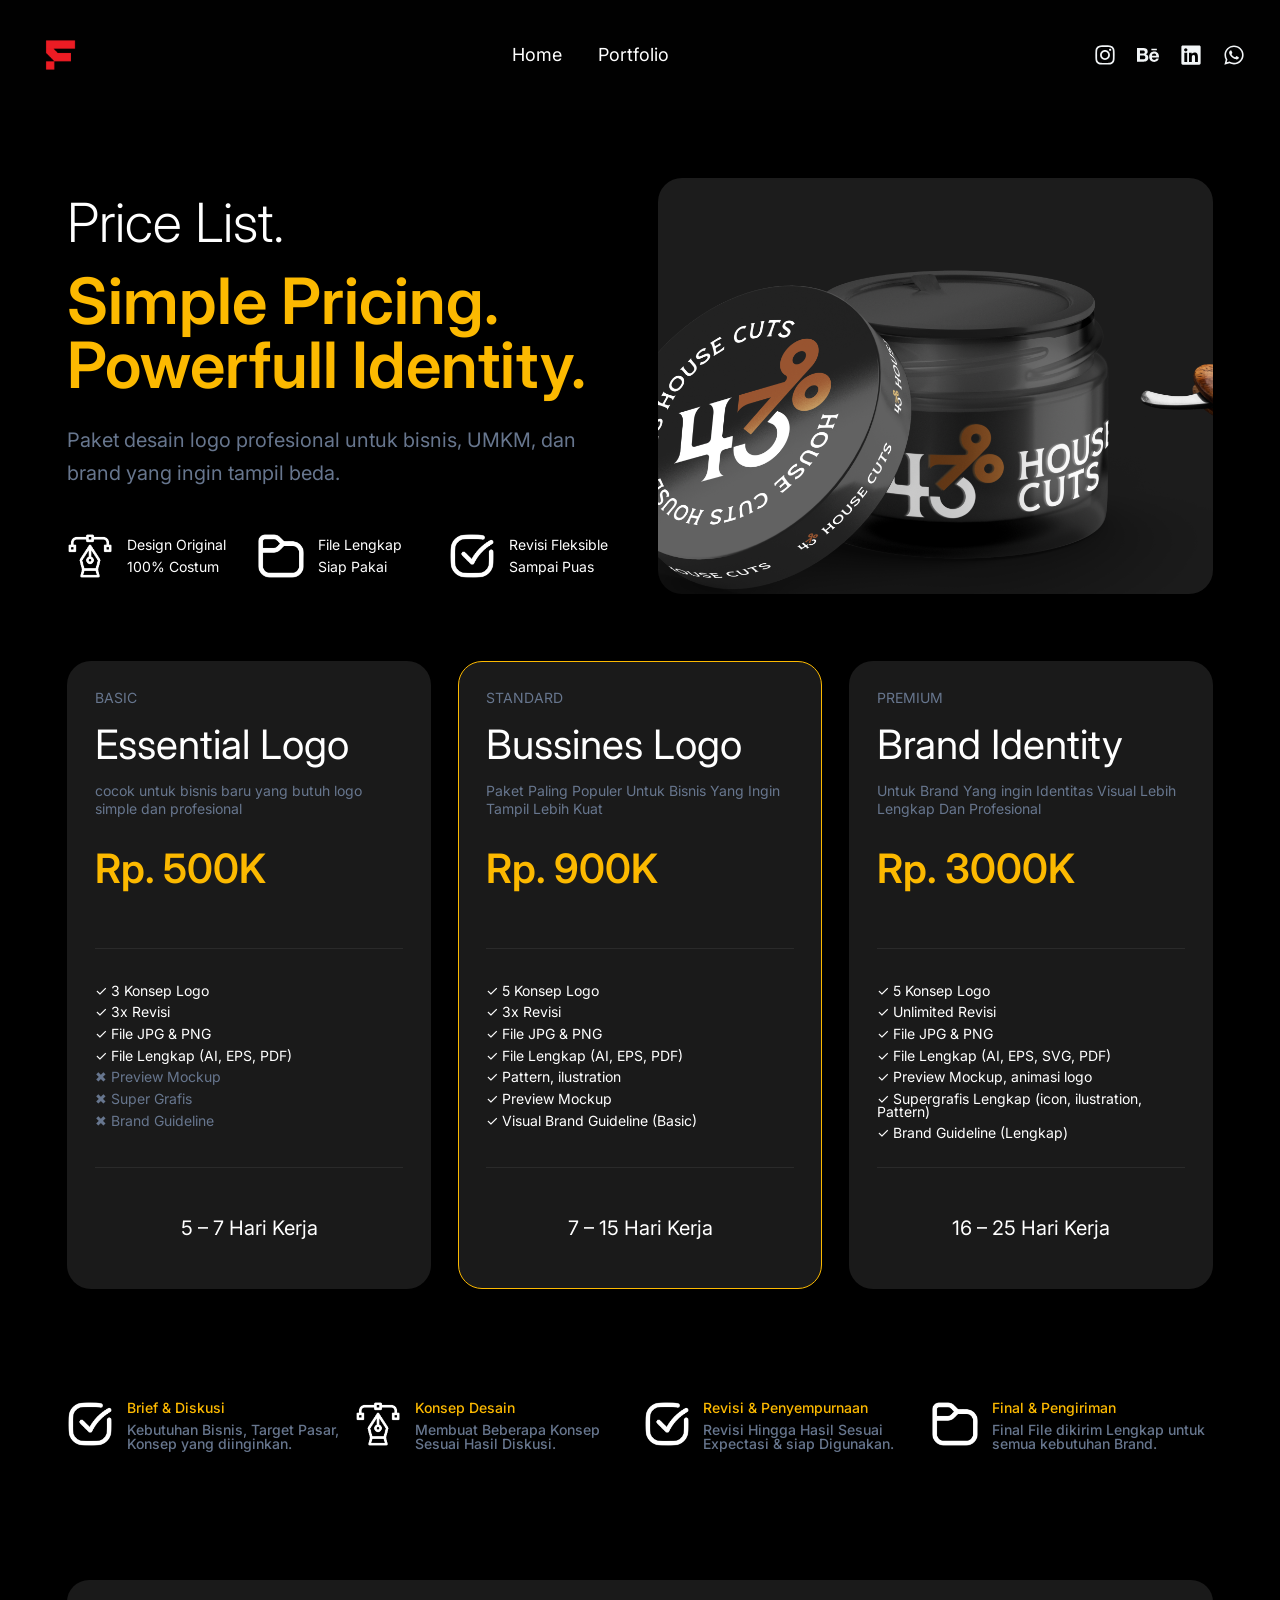
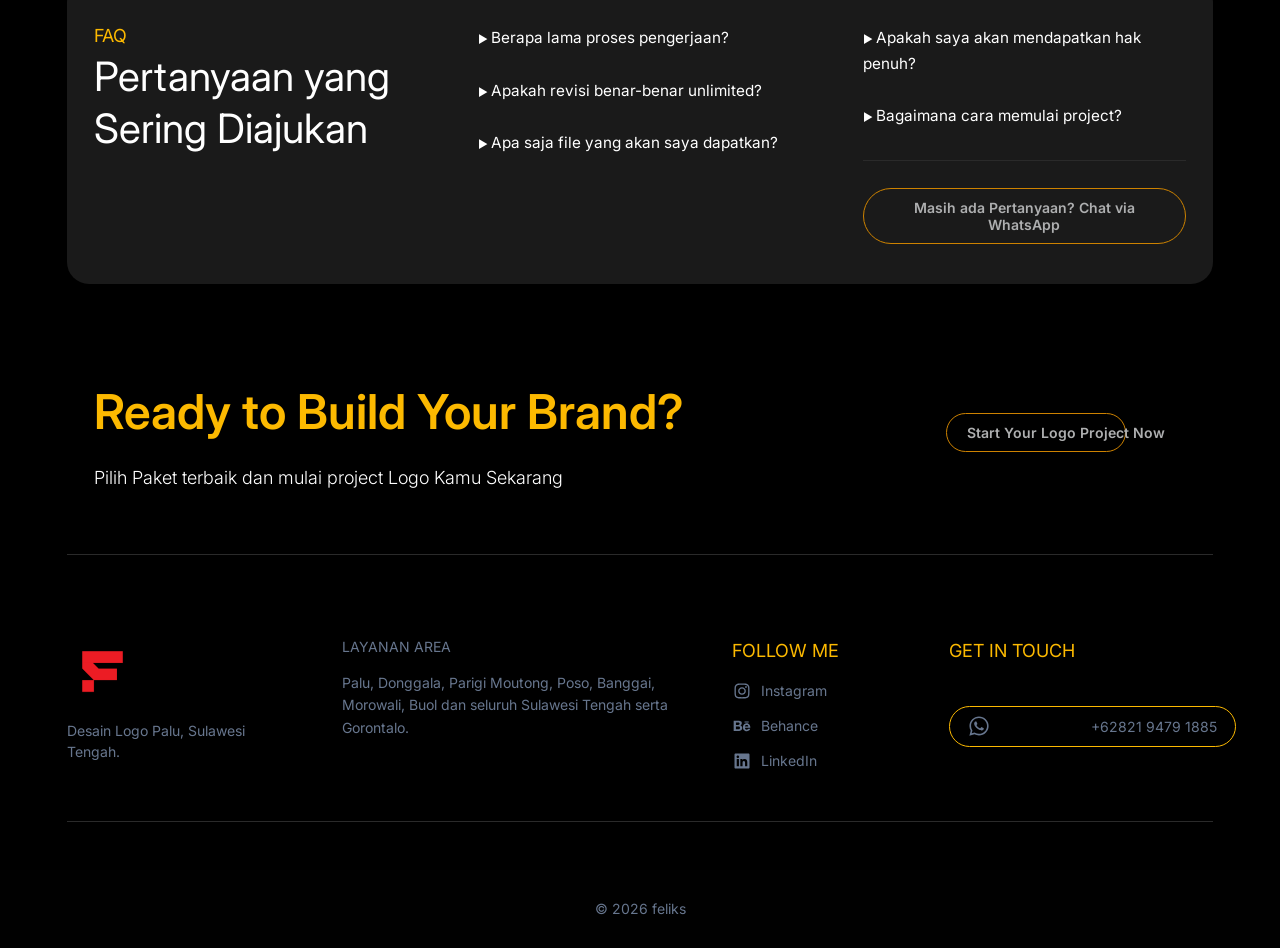
<file: gfajw3948/index.html>
<!DOCTYPE html>
<html lang="id">
<head>
<meta charset="UTF-8">
<meta name="viewport" content="width=device-width, initial-scale=1.0">
<title>Pricelist - feliks</title>
<meta name="description" content="Paket desain logo profesional untuk bisnis, UMKM, dan brand yang ingin tampil beda.">
<link href="https://fonts.googleapis.com/css2?family=Inter:wght@300;400;500;600&display=swap" rel="stylesheet">
<style>
  *, *::before, *::after { box-sizing: border-box; margin: 0; padding: 0; }

  :root {
    --black: #000000;
    --card-bg: #1a1a1a;
    --amber: #fcb900;
    --amber-dark: #cd8200;
    --white: #ffffff;
    --gray: #67768e;
    --dark-text: #1e293b;
    --border: #2a2a2a;
    --header-bg: #010101;
    --radius: 24px;
  }

  html { font-size: 18px; }

  body {
    font-family: 'Inter', sans-serif;
    background: var(--black);
    color: var(--white);
    line-height: 1.65;
    -webkit-font-smoothing: antialiased;
  }

  a { text-decoration: none; color: inherit; }

  /* ── HEADER ── */
  header {
    background: var(--header-bg);
    padding: 0 35px;
    min-height: 110px;
    display: flex;
    align-items: center;
    justify-content: space-between;
    position: sticky;
    top: 0;
    z-index: 100;
  }

  .logo img {
    width: 51px;
    height: auto;
    display: block;
  }

  nav {
    display: flex;
    align-items: center;
    gap: 2rem;
  }

  nav a {
    color: var(--white);
    font-size: 1rem;
    font-weight: 400;
    transition: color 0.2s;
  }

  nav a:hover { color: var(--amber); }

  .social-links {
    display: flex;
    align-items: center;
    gap: 21px;
  }

  .social-links a {
    display: flex;
    align-items: center;
    transition: color 0.2s;
  }

  .social-links a:hover svg { fill: #f7b105; }

  .social-links svg {
    width: 22px;
    height: 22px;
    fill: #F2F5F7;
    transition: fill 0.2s;
  }

  /* ── MAIN CONTAINER ── */
  main { max-width: 1200px; margin: 0 auto; }

  /* ── HERO SECTION ── */
  .hero {
    display: grid;
    grid-template-columns: 1fr 1fr;
    gap: 2rem;
    padding: 3.75rem 1.5rem;
    align-items: start;
  }

  .hero-left {}

  .hero-title-light {
    font-size: 3rem;
    font-weight: 300;
    color: var(--white);
    line-height: 1.4;
    padding: 0.44rem 0;
  }

  .hero-title-amber {
    font-size: 3.55rem;
    font-weight: 600;
    color: var(--amber);
    line-height: 1;
    margin: 0;
    padding: 0;
  }

  .hero-subtitle {
    font-size: 1.11rem;
    color: var(--gray);
    margin-top: 1.5rem;
  }

  .features-grid {
    display: grid;
    grid-template-columns: repeat(3, 1fr);
    gap: 1rem;
    margin-top: 2.25rem;
  }

  .feature-item {
    display: flex;
    align-items: center;
    gap: 0.75rem;
  }

  .feature-item img {
    width: 46px;
    height: 46px;
    object-fit: cover;
    border-radius: 6px;
    flex-shrink: 0;
  }

  .feature-text p {
    font-size: 0.78rem;
    line-height: 1;
    margin: 0.44rem 0;
    color: var(--white);
  }

  .hero-right img {
    width: 100%;
    border-radius: var(--radius);
    aspect-ratio: 4/3;
    object-fit: cover;
    display: block;
  }

  /* ── PRICING CARDS ── */
  .pricing-section {
    padding: 0 1.5rem 2.25rem;
  }

  .pricing-grid {
    display: grid;
    grid-template-columns: repeat(3, 1fr);
    gap: 1.5rem;
  }

  .pricing-card {
    background: var(--card-bg);
    border-radius: var(--radius);
    padding: 1.5rem;
    border: 1px solid transparent;
    display: flex;
    flex-direction: column;
  }

  .pricing-card.featured { border-color: var(--amber); }

  .plan-label {
    font-size: 0.78rem;
    color: var(--gray);
    line-height: 1.3;
    margin-bottom: 0;
  }

  .plan-name {
    font-size: 2.25rem;
    font-weight: 400;
    color: var(--white);
    margin: 1.5rem 0;
    line-height: 0.5;
  }

  .plan-desc {
    font-size: 0.78rem;
    color: var(--gray);
    line-height: 1.3;
    margin-bottom: 0;
  }

  .plan-price {
    font-size: 2.25rem;
    font-weight: 600;
    color: var(--amber);
    line-height: 1.2;
    margin: 1.5rem 0;
  }

  .plan-divider {
    border: none;
    border-top: 1px solid #2a2a2a;
    margin: 1.5rem 0;
  }

  .plan-features {
    list-style: none;
    flex: 1;
  }

  .plan-features li {
    font-size: 0.78rem;
    line-height: 0.9;
    margin-bottom: 0;
    padding: 0.5rem 0 0;
  }

  .plan-features li.included { color: var(--white); }
  .plan-features li.excluded { color: var(--gray); }

  .plan-duration {
    text-align: center;
    font-size: 1.11rem;
    color: var(--white);
    margin: 0 0 1.5rem;
    line-height: 0.6;
    padding-top: 1.5rem;
  }

  /* ── PROCESS ── */
  .process-section {
    padding: 1.5rem 1.5rem;
    display: grid;
    grid-template-columns: repeat(4, 1fr);
    gap: 0.44rem;
  }

  .process-item {
    display: flex;
    gap: 0.75rem;
    align-items: flex-start;
    padding: 1rem 0;
  }

  .process-item img {
    width: 46px;
    height: 46px;
    object-fit: cover;
    flex-shrink: 0;
    margin-top: 1.5rem;
  }

  .process-text {}

  .process-title {
    font-size: 0.78rem;
    font-weight: 500;
    color: var(--amber);
    line-height: 1;
    margin: 1.5rem 0 0.44rem;
  }

  .process-desc {
    font-size: 0.78rem;
    font-weight: 500;
    color: var(--gray);
    line-height: 1;
    margin: 0.44rem 0;
  }

  /* ── FAQ ── */
  .faq-section {
    background: var(--card-bg);
    border-radius: 22px;
    padding: 2.25rem 1.5rem;
    margin: 1.5rem;
  }

  .faq-inner {
    display: grid;
    grid-template-columns: 1fr 1fr 1fr;
    gap: 3.38rem;
  }

  .faq-heading-label {
    color: var(--amber);
    font-size: 1rem;
    margin-bottom: 0;
  }

  .faq-heading-title {
    font-size: 2.25rem;
    font-weight: 400;
    color: var(--white);
    line-height: 1.3;
    margin: 0;
  }

  details.faq-item {
    margin-bottom: 1rem;
  }

  summary.faq-q {
    color: var(--white);
    cursor: pointer;
    list-style: none;
    font-size: 0.85rem;
    padding: 0.25rem 0;
  }

  summary.faq-q::marker,
  summary.faq-q::-webkit-details-marker { display: none; }

  summary.faq-q::before {
    content: "▶  ";
    color: var(--white);
    display: inline;
    font-size: 0.6rem;
  }

  summary.faq-q:hover { color: var(--amber); }
  summary.faq-q:hover::before { color: var(--amber); }

  details[open] summary.faq-q { color: var(--amber); }
  details[open] summary.faq-q::before {
    content: "▼  ";
    color: var(--amber);
  }

  .faq-a {
    font-size: 0.78rem;
    color: var(--gray);
    line-height: 1.5;
    padding: 0.5rem 0 0 1rem;
  }

  .faq-divider {
    border: none;
    border-top: 1px solid var(--border);
    margin: 1.5rem 0;
  }

  .faq-cta-btn {
    display: inline-block;
    border: 1px solid var(--amber-dark);
    color: #aeafb0;
    font-size: 0.78rem;
    font-weight: 600;
    padding: 10px 20px;
    border-radius: 30px;
    transition: all 0.2s;
    cursor: pointer;
    background: transparent;
    font-family: inherit;
  }

  .faq-cta-btn:hover {
    background: #f5ba07;
    border-color: var(--amber);
    color: var(--dark-text);
  }

  /* ── CTA BANNER ── */
  .cta-section {
    display: flex;
    align-items: center;
    justify-content: space-between;
    padding: 3.38rem 1.5rem;
    border-radius: 22px;
    margin: 0 1.5rem;
    gap: 2rem;
  }

  .cta-title {
    font-size: 2.67rem;
    font-weight: 600;
    color: var(--amber);
  }

  .cta-sub {
    font-size: 1rem;
    font-weight: 300;
    color: var(--white);
    margin-top: 0.67rem;
  }

  .cta-btn {
    display: inline-block;
    border: 1px solid var(--amber-dark);
    color: #aeafb0;
    font-size: 0.78rem;
    font-weight: 600;
    padding: 10px 20px;
    border-radius: 30px;
    transition: all 0.2s;
    cursor: pointer;
    background: transparent;
    font-family: inherit;
    white-space: nowrap;
    width: 75%;
    text-align: center;
  }

  .cta-btn:hover {
    background: #f5ba07;
    border-color: var(--amber);
    color: var(--dark-text);
  }

  .cta-right { min-width: 220px; }

  /* ── DIVIDER ── */
  .section-divider {
    border: none;
    border-top: 1px solid var(--border);
    margin: 0.44rem 0;
  }

  /* ── FOOTER ── */
  footer {
    padding: 2.25rem 1.5rem;
  }

  .footer-grid {
    display: grid;
    grid-template-columns: 20% 30% 15% 25%;
    gap: 4%;
    align-items: start;
    padding: 2.25rem 0;
  }

  .footer-logo img {
    width: 71px;
    height: 71px;
    object-fit: cover;
    border-radius: 50%;
    display: block;
  }

  .footer-logo p {
    font-size: 0.78rem;
    color: var(--gray);
    margin-top: 0.75rem;
    line-height: 1.5;
  }

  .footer-area-title,
  .footer-follow-title,
  .footer-contact-title {
    font-size: 1rem;
    color: var(--amber);
    margin-bottom: 0.75rem;
  }

  .footer-area p {
    font-size: 0.78rem;
    color: var(--gray);
    line-height: 1.6;
  }

  .footer-social-list {
    list-style: none;
    display: flex;
    flex-direction: column;
    gap: 0.67rem;
  }

  .footer-social-list a {
    display: flex;
    align-items: center;
    gap: 0.5rem;
    font-size: 0.78rem;
    color: var(--gray);
    transition: color 0.2s;
  }

  .footer-social-list a:hover { color: var(--amber); }

  .footer-social-list svg {
    width: 20px;
    height: 20px;
    fill: currentColor;
  }

  .footer-wa-box {
    display: flex;
    align-items: center;
    justify-content: space-between;
    border: 1px solid var(--amber);
    border-radius: 24px;
    padding: 0.44rem 1rem;
    gap: 0.5rem;
    margin-top: 2.25rem;
  }

  .footer-wa-box svg {
    width: 22px;
    height: 22px;
    fill: var(--gray);
    flex-shrink: 0;
  }

  .footer-wa-box span {
    font-size: 0.78rem;
    color: var(--gray);
  }

  .footer-bottom-divider {
    border: none;
    border-top: 1px solid var(--border);
    margin: 0.44rem 0;
  }

  .footer-copyright {
    background: var(--header-bg);
    padding: 1.5rem;
    text-align: center;
    font-size: 0.78rem;
    color: var(--gray);
  }

  /* ── RESPONSIVE ── */
  @media (max-width: 900px) {
    header { padding: 0 20px; min-height: 100px; }
    nav { display: none; }
    .hero { grid-template-columns: 1fr; padding: 2rem 1rem; }
    .hero-right { order: -1; }
    .features-grid { grid-template-columns: 1fr 1fr; }
    .pricing-grid { grid-template-columns: 1fr; }
    .process-section { grid-template-columns: 1fr 1fr; }
    .faq-inner { grid-template-columns: 1fr; gap: 1.5rem; }
    .cta-section { flex-direction: column; align-items: flex-start; }
    .cta-btn { width: auto; }
    .footer-grid { grid-template-columns: 1fr 1fr; gap: 2rem; }
  }

  @media (max-width: 544px) {
    header { min-height: 80px; }
    .hero-title-amber { font-size: 2.5rem; }
    .features-grid { grid-template-columns: 1fr; }
    .process-section { grid-template-columns: 1fr; }
    .footer-grid { grid-template-columns: 1fr; }
    .pricing-section { padding: 0 1rem 2rem; }
    .faq-section { margin: 1rem; padding: 1.5rem 1rem; }
  }
</style>
</head>
<body>

<!-- HEADER -->
<header>
  <div class="logo">
    <a href="/">
      <img src="https://feliks-id.github.io/logodipalu/wp-content/uploads/2026/02/llogo-06.png" alt="feliks logo">
    </a>
  </div>

  <nav>
    <a href="/">Home</a>
    <a href="#porto">Portfolio</a>
  </nav>

  <div class="social-links">
    <a href="https://www.instagram.com/feliks.id" target="_blank" rel="noopener" aria-label="Instagram">
      <svg xmlns="http://www.w3.org/2000/svg" viewBox="0 0 448 512"><path d="M224.1 141c-63.6 0-114.9 51.3-114.9 114.9s51.3 114.9 114.9 114.9S339 319.5 339 255.9 287.7 141 224.1 141zm0 189.6c-41.1 0-74.7-33.5-74.7-74.7s33.5-74.7 74.7-74.7 74.7 33.5 74.7 74.7-33.6 74.7-74.7 74.7zm146.4-194.3c0 14.9-12 26.8-26.8 26.8-14.9 0-26.8-12-26.8-26.8s12-26.8 26.8-26.8 26.8 12 26.8 26.8zm76.1 27.2c-1.7-35.9-9.9-67.7-36.2-93.9-26.2-26.2-58-34.4-93.9-36.2-37-2.1-147.9-2.1-184.9 0-35.8 1.7-67.6 9.9-93.9 36.1s-34.4 58-36.2 93.9c-2.1 37-2.1 147.9 0 184.9 1.7 35.9 9.9 67.7 36.2 93.9s58 34.4 93.9 36.2c37 2.1 147.9 2.1 184.9 0 35.9-1.7 67.7-9.9 93.9-36.2 26.2-26.2 34.4-58 36.2-93.9 2.1-37 2.1-147.8 0-184.8zM398.8 388c-7.8 19.6-22.9 34.7-42.6 42.6-29.5 11.7-99.5 9-132.1 9s-102.7 2.6-132.1-9c-19.6-7.8-34.7-22.9-42.6-42.6-11.7-29.5-9-99.5-9-132.1s-2.6-102.7 9-132.1c7.8-19.6 22.9-34.7 42.6-42.6 29.5-11.7 99.5-9 132.1-9s102.7-2.6 132.1 9c19.6 7.8 34.7 22.9 42.6 42.6 11.7 29.5 9 99.5 9 132.1s2.7 102.7-9 132.1z"/></svg>
    </a>
    <a href="https://www.behance.net/felixhendra" target="_blank" rel="noopener" aria-label="Behance">
      <svg xmlns="http://www.w3.org/2000/svg" viewBox="0 0 576 512"><path d="M232 237.2c31.8-15.2 48.4-38.2 48.4-74 0-70.6-52.6-87.8-113.3-87.8H0v354.4h171.8c64.4 0 124.9-30.9 124.9-102.9 0-44.5-21.1-77.4-64.7-89.7zM77.9 135.9H151c28.1 0 53.4 7.9 53.4 40.5 0 30.1-19.7 42.2-47.5 42.2h-79v-82.7zm83.3 233.7H77.9V272h84.9c34.3 0 56 14.3 56 50.6 0 35.8-25.9 47-57.6 47zm358.5-240.7H376V94h143.7v34.9zM576 305.2c0-75.9-44.4-139.2-124.9-139.2-78.2 0-131.3 58.8-131.3 135.8 0 79.9 50.3 134.7 131.3 134.7 61.3 0 101-27.6 120.1-86.3H509c-6.7 21.9-34.3 33.5-55.7 33.5-41.3 0-63-24.2-63-65.3h185.1c.3-4.2.6-8.7.6-13.2zM390.4 274c2.3-33.7 24.7-54.8 58.5-54.8 35.4 0 53.2 20.8 56.2 54.8H390.4z"/></svg>
    </a>
    <a href="https://www.linkedin.com/in/felix-hendra-070275274/" target="_blank" rel="noopener" aria-label="LinkedIn">
      <svg xmlns="http://www.w3.org/2000/svg" viewBox="0 0 448 512"><path d="M416 32H31.9C14.3 32 0 46.5 0 64.3v383.4C0 465.5 14.3 480 31.9 480H416c17.6 0 32-14.5 32-32.3V64.3c0-17.8-14.4-32.3-32-32.3zM135.4 416H69V202.2h66.5V416zm-33.2-243c-21.3 0-38.5-17.3-38.5-38.5S80.9 96 102.2 96c21.2 0 38.5 17.3 38.5 38.5 0 21.3-17.2 38.5-38.5 38.5zm282.1 243h-66.4V312c0-24.8-.5-56.7-34.5-56.7-34.6 0-39.9 27-39.9 54.9V416h-66.4V202.2h63.7v29.2h.9c8.9-16.8 30.6-34.5 62.9-34.5 67.2 0 79.7 44.3 79.7 101.9V416z"/></svg>
    </a>
    <a href="https://api.whatsapp.com/send?phone=082194791885" target="_blank" rel="noopener" aria-label="WhatsApp">
      <svg xmlns="http://www.w3.org/2000/svg" viewBox="0 0 448 512"><path d="M380.9 97.1C339 55.1 283.2 32 223.9 32c-122.4 0-222 99.6-222 222 0 39.1 10.2 77.3 29.6 111L0 480l117.7-30.9c32.4 17.7 68.9 27 106.1 27h.1c122.3 0 224.1-99.6 224.1-222 0-59.3-25.2-115-67.1-157zm-157 341.6c-33.2 0-65.7-8.9-94-25.7l-6.7-4-69.8 18.3L72 359.2l-4.4-7c-18.5-29.4-28.2-63.3-28.2-98.2 0-101.7 82.8-184.5 184.6-184.5 49.3 0 95.6 19.2 130.4 54.1 34.8 34.9 56.2 81.2 56.1 130.5 0 101.8-84.9 184.6-186.6 184.6zm101.2-138.2c-5.5-2.8-32.8-16.2-37.9-18-5.1-1.9-8.8-2.8-12.5 2.8-3.7 5.6-14.3 18-17.6 21.8-3.2 3.7-6.5 4.2-12 1.4-32.6-16.3-54-29.1-75.5-66-5.7-9.8 5.7-9.1 16.3-30.3 1.8-3.7.9-6.9-.5-9.7-1.4-2.8-12.5-30.1-17.1-41.2-4.5-10.8-9.1-9.3-12.5-9.5-3.2-.2-6.9-.2-10.6-.2-3.7 0-9.7 1.4-14.8 6.9-5.1 5.6-19.4 19-19.4 46.3 0 27.3 19.9 53.7 22.6 57.4 2.8 3.7 39.1 59.7 94.8 83.8 35.2 15.2 49 16.5 66.6 13.9 10.7-1.6 32.8-13.4 37.4-26.4 4.6-13 4.6-24.1 3.2-26.4-1.3-2.5-5-3.9-10.5-6.6z"/></svg>
    </a>
  </div>
</header>

<!-- MAIN CONTENT -->
<main>

  <!-- HERO -->
  <section class="hero">
    <div class="hero-left">
      <h1 class="hero-title-light">Price List.</h1>
      <h1 class="hero-title-amber">Simple Pricing.</h1>
      <h1 class="hero-title-amber">Powerfull Identity.</h1>
      <p class="hero-subtitle">Paket desain logo profesional untuk bisnis, UMKM, dan brand yang ingin tampil beda.</p>

      <div class="features-grid">
        <div class="feature-item">
          <img src="https://feliks-id.github.io/logodipalu/wp-content/uploads/2026/05/logo_1efff3c8c5-03-1.png" alt="">
          <div class="feature-text">
            <p>Design Original</p>
            <p>100% Costum</p>
          </div>
        </div>
        <div class="feature-item">
          <img src="https://feliks-id.github.io/logodipalu/wp-content/uploads/2026/05/logo_1efff3c8c5-04-1.png" alt="">
          <div class="feature-text">
            <p>File Lengkap</p>
            <p>Siap Pakai</p>
          </div>
        </div>
        <div class="feature-item">
          <img src="https://feliks-id.github.io/logodipalu/wp-content/uploads/2026/05/logo_1efff3c8c5-02-1.png" alt="">
          <div class="feature-text">
            <p>Revisi Fleksible</p>
            <p>Sampai Puas</p>
          </div>
        </div>
      </div>
    </div>

    <div class="hero-right">
      <img src="https://feliks-id.github.io/logodipalu/wp-content/uploads/2026/02/logo-desain-barber-pomade-jakarta-bandung.png" alt="Logo Design Example">
    </div>
  </section>

  <!-- PRICING CARDS -->
  <section class="pricing-section">
    <div class="pricing-grid">

      <!-- BASIC -->
      <div class="pricing-card">
        <p class="plan-label">BASIC</p>
        <p class="plan-name">Essential Logo</p>
        <p class="plan-desc">cocok untuk bisnis baru yang butuh logo simple dan profesional</p>
        <p class="plan-price">Rp. 500K</p>
        <hr class="plan-divider">
        <ul class="plan-features">
          <li class="included">✓ 3 Konsep Logo</li>
          <li class="included">✓ 3x Revisi</li>
          <li class="included">✓ File JPG &amp; PNG</li>
          <li class="included">✓ File Lengkap (AI, EPS, PDF)</li>
          <li class="excluded">✖ Preview Mockup</li>
          <li class="excluded">✖ Super Grafis</li>
          <li class="excluded">✖ Brand Guideline</li>
        </ul>
        <hr class="plan-divider">
        <p class="plan-duration">5 – 7 Hari Kerja</p>
      </div>

      <!-- STANDARD (featured) -->
      <div class="pricing-card featured">
        <p class="plan-label">STANDARD</p>
        <p class="plan-name">Bussines Logo</p>
        <p class="plan-desc">Paket Paling Populer Untuk Bisnis Yang Ingin Tampil Lebih Kuat</p>
        <p class="plan-price">Rp. 900K</p>
        <hr class="plan-divider">
        <ul class="plan-features">
          <li class="included">✓ 5 Konsep Logo</li>
          <li class="included">✓ 3x Revisi</li>
          <li class="included">✓ File JPG &amp; PNG</li>
          <li class="included">✓ File Lengkap (AI, EPS, PDF)</li>
          <li class="included">✓ Pattern, ilustration</li>
          <li class="included">✓ Preview Mockup</li>
          <li class="included">✓ Visual Brand Guideline (Basic)</li>
        </ul>
        <hr class="plan-divider">
        <p class="plan-duration">7 – 15 Hari Kerja</p>
      </div>

      <!-- PREMIUM -->
      <div class="pricing-card">
        <p class="plan-label">PREMIUM</p>
        <p class="plan-name">Brand Identity</p>
        <p class="plan-desc">Untuk Brand Yang ingin Identitas Visual Lebih Lengkap Dan Profesional</p>
        <p class="plan-price">Rp. 3000K</p>
        <hr class="plan-divider">
        <ul class="plan-features">
          <li class="included">✓ 5 Konsep Logo</li>
          <li class="included">✓ Unlimited Revisi</li>
          <li class="included">✓ File JPG &amp; PNG</li>
          <li class="included">✓ File Lengkap (AI, EPS, SVG, PDF)</li>
          <li class="included">✓ Preview Mockup, animasi logo</li>
          <li class="included">✓ Supergrafis Lengkap (icon, ilustration, Pattern)</li>
          <li class="included">✓ Brand Guideline (Lengkap)</li>
        </ul>
        <hr class="plan-divider">
        <p class="plan-duration">16 – 25 Hari Kerja</p>
      </div>

    </div>
  </section>

  <!-- PROCESS -->
  <section class="process-section">
    <div class="process-item">
      <img src="https://feliks-id.github.io/logodipalu/wp-content/uploads/2026/05/logo_1efff3c8c5-02-1.png" alt="">
      <div class="process-text">
        <p class="process-title">Brief &amp; Diskusi</p>
        <p class="process-desc">Kebutuhan Bisnis, Target Pasar, Konsep yang diinginkan.</p>
      </div>
    </div>
    <div class="process-item">
      <img src="https://feliks-id.github.io/logodipalu/wp-content/uploads/2026/05/logo_1efff3c8c5-03-1.png" alt="">
      <div class="process-text">
        <p class="process-title">Konsep Desain</p>
        <p class="process-desc">Membuat Beberapa Konsep Sesuai Hasil Diskusi.</p>
      </div>
    </div>
    <div class="process-item">
      <img src="https://feliks-id.github.io/logodipalu/wp-content/uploads/2026/05/logo_1efff3c8c5-02-1.png" alt="">
      <div class="process-text">
        <p class="process-title">Revisi &amp; Penyempurnaan</p>
        <p class="process-desc">Revisi Hingga Hasil Sesuai Expectasi &amp; siap Digunakan.</p>
      </div>
    </div>
    <div class="process-item">
      <img src="https://feliks-id.github.io/logodipalu/wp-content/uploads/2026/05/logo_1efff3c8c5-04-1.png" alt="">
      <div class="process-text">
        <p class="process-title">Final &amp; Pengiriman</p>
        <p class="process-desc">Final File dikirim Lengkap untuk semua kebutuhan Brand.</p>
      </div>
    </div>
  </section>

  <div style="height: 49px;"></div>

  <!-- FAQ -->
  <section class="faq-section">
    <div class="faq-inner">
      <div class="faq-heading">
        <p class="faq-heading-label">FAQ</p>
        <p class="faq-heading-title">Pertanyaan yang Sering Diajukan</p>
      </div>

      <div class="faq-col">
        <details class="faq-item">
          <summary class="faq-q">Berapa lama proses pengerjaan?</summary>
          <div class="faq-a">Proses pengerjaan biasanya 5–15 hari kerja tergantung kompleksitas desain dan kecepatan feedback dari klien. Untuk Paket Premium bisa 15–25 hari.</div>
        </details>
        <details class="faq-item">
          <summary class="faq-q">Apakah revisi benar-benar unlimited?</summary>
          <div class="faq-a">Ya, untuk Paket Standard dan Premium, revisi unlimited berlaku selama masih dalam lingkup brief awal. Perubahan besar di luar brief mungkin dikenakan biaya tambahan.</div>
        </details>
        <details class="faq-item">
          <summary class="faq-q">Apa saja file yang akan saya dapatkan?</summary>
          <div class="faq-a">Tergantung paket. Basic: JPG &amp; PNG. Standard &amp; Premium: JPG, PNG, AI, EPS, PDF, SVG. Semua file siap pakai untuk keperluan digital maupun cetak.</div>
        </details>
      </div>

      <div class="faq-col">
        <details class="faq-item">
          <summary class="faq-q">Apakah saya akan mendapatkan hak penuh?</summary>
          <div class="faq-a">Ya, setelah pelunasan pembayaran, hak cipta logo sepenuhnya menjadi milik klien. Saya tidak akan menggunakan desain tersebut untuk klien lain.</div>
        </details>
        <details class="faq-item">
          <summary class="faq-q">Bagaimana cara memulai project?</summary>
          <div class="faq-a">Cukup hubungi saya via WhatsApp, pilih paket yang sesuai, lakukan pembayaran DP 50%, dan kita mulai diskusi brief. Mudah dan cepat!</div>
        </details>

        <hr class="faq-divider">
        <a href="https://api.whatsapp.com/send?phone=082194791885" target="_blank" rel="noopener">
          <button class="faq-cta-btn">Masih ada Pertanyaan? Chat via WhatsApp</button>
        </a>
      </div>
    </div>
  </section>

  <!-- CTA BANNER -->
  <section class="cta-section">
    <div class="cta-left">
      <h2 class="cta-title">Ready to Build Your Brand?</h2>
      <p class="cta-sub">Pilih Paket terbaik dan mulai project Logo Kamu Sekarang</p>
    </div>
    <div class="cta-right">
      <a href="https://api.whatsapp.com/send?phone=082194791885" target="_blank" rel="noopener">
        <button class="cta-btn">Start Your Logo Project Now</button>
      </a>
    </div>
  </section>

  <hr class="section-divider" style="margin: 0 1.5rem;">

  <!-- FOOTER CONTENT -->
  <footer>
    <div class="footer-grid">
      <div class="footer-logo">
        <img src="https://feliks-id.github.io/logodipalu/wp-content/uploads/2026/02/llogo-06.png" alt="feliks logo">
        <p>Desain Logo Palu, Sulawesi Tengah.</p>
      </div>

      <div class="footer-area">
        <p class="footer-area-title">LAYANAN AREA</p>
        <p>Palu, Donggala, Parigi Moutong, Poso, Banggai, Morowali, Buol dan seluruh Sulawesi Tengah serta Gorontalo.</p>
      </div>

      <div class="footer-follow">
        <p class="footer-follow-title">FOLLOW ME</p>
        <ul class="footer-social-list">
          <li>
            <a href="https://instagram.com/feliks.id" target="_blank" rel="noopener nofollow">
              <svg xmlns="http://www.w3.org/2000/svg" viewBox="0 0 24 24"><path d="M12,4.622c2.403,0,2.688,0.009,3.637,0.052c0.877,0.04,1.354,0.187,1.671,0.31c0.42,0.163,0.72,0.358,1.035,0.673c0.315,0.315,0.51,0.615,0.673,1.035c0.123,0.317,0.27,0.794,0.31,1.671C19.369,9.312,19.378,9.597,19.378,12s-0.009,2.688-0.052,3.637c-0.04,0.877-0.187,1.354-0.31,1.671c-0.163,0.42-0.358,0.72-0.673,1.035c-0.315,0.315-0.615,0.51-1.035,0.673c-0.317,0.123-0.794,0.27-1.671,0.31C14.688,19.369,14.403,19.378,12,19.378s-2.688-0.009-3.637-0.052c-0.877-0.04-1.354-0.187-1.671-0.31c-0.42-0.163-0.72-0.358-1.035-0.673c-0.315-0.315-0.51-0.615-0.673-1.035c-0.123-0.317-0.27-0.794-0.31-1.671C4.631,14.688,4.622,14.403,4.622,12s0.009-2.688,0.052-3.637c0.04-0.877,0.187-1.354,0.31-1.671c0.163-0.42,0.358-0.72,0.673-1.035c0.315-0.315,0.615-0.51,1.035-0.673c0.317-0.123,0.794-0.27,1.671-0.31C9.312,4.631,9.597,4.622,12,4.622M12,3C9.556,3,9.249,3.01,8.289,3.054C7.331,3.098,6.677,3.25,6.105,3.472C5.513,3.702,5.011,4.01,4.511,4.511c-0.5,0.5-0.808,1.002-1.038,1.594C3.25,6.677,3.098,7.331,3.054,8.289C3.01,9.249,3,9.556,3,12c0,2.444,0.01,2.751,0.054,3.711c0.044,0.958,0.196,1.612,0.418,2.185c0.23,0.592,0.538,1.094,1.038,1.594c0.5,0.5,1.002,0.808,1.594,1.038c0.572,0.222,1.227,0.375,2.185,0.418C9.249,20.99,9.556,21,12,21s2.751-0.01,3.711-0.054c0.958-0.044,1.612-0.196,2.185-0.418c0.592-0.23,1.094-0.538,1.594-1.038c0.5-0.5,0.808-1.002,1.038-1.594c0.222-0.572,0.375-1.227,0.418-2.185C20.99,14.751,21,14.444,21,12s-0.01-2.751-0.054-3.711c-0.044-0.958-0.196-1.612-0.418-2.185c-0.23-0.592-0.538-1.094-1.038-1.594c-0.5-0.5-1.002-0.808-1.594-1.038c-0.572-0.222-1.227-0.375-2.185-0.418C14.751,3.01,14.444,3,12,3L12,3z M12,7.378c-2.552,0-4.622,2.069-4.622,4.622S9.448,16.622,12,16.622s4.622-2.069,4.622-4.622S14.552,7.378,12,7.378z M12,15c-1.657,0-3-1.343-3-3s1.343-3,3-3s3,1.343,3,3S13.657,15,12,15z M16.804,6.116c-0.596,0-1.08,0.484-1.08,1.08s0.484,1.08,1.08,1.08c0.596,0,1.08-0.484,1.08-1.08S17.401,6.116,16.804,6.116z"/></svg>
              Instagram
            </a>
          </li>
          <li>
            <a href="https://behance.net/felixhendra" target="_blank" rel="noopener nofollow">
              <svg xmlns="http://www.w3.org/2000/svg" viewBox="0 0 24 24"><path d="M7.799,5.698c0.589,0,1.12,0.051,1.606,0.156c0.482,0.102,0.894,0.273,1.241,0.507c0.344,0.235,0.612,0.546,0.804,0.938c0.188,0.387,0.281,0.871,0.281,1.443c0,0.619-0.141,1.137-0.421,1.551c-0.284,0.413-0.7,0.751-1.255,1.014c0.756,0.218,1.317,0.601,1.689,1.146c0.374,0.549,0.557,1.205,0.557,1.975c0,0.623-0.12,1.161-0.359,1.612c-0.241,0.457-0.569,0.828-0.973,1.114c-0.408,0.288-0.876,0.5-1.399,0.637C9.052,17.931,8.514,18,7.963,18H2V5.698H7.799 M7.449,10.668c0.481,0,0.878-0.114,1.192-0.345c0.311-0.228,0.463-0.603,0.463-1.119c0-0.286-0.051-0.523-0.152-0.707C8.848,8.315,8.711,8.171,8.536,8.07C8.362,7.966,8.166,7.894,7.94,7.854c-0.224-0.044-0.457-0.06-0.697-0.06H4.709v2.874H7.449z M7.6,15.905c0.267,0,0.521-0.024,0.759-0.077c0.243-0.053,0.457-0.137,0.637-0.261c0.182-0.12,0.332-0.283,0.441-0.491C9.547,14.87,9.6,14.602,9.6,14.278c0-0.633-0.18-1.084-0.533-1.357c-0.356-0.27-0.83-0.404-1.413-0.404H4.709v3.388L7.6,15.905z M16.162,15.864c0.367,0.358,0.897,0.538,1.583,0.538c0.493,0,0.92-0.125,1.277-0.374c0.354-0.248,0.571-0.514,0.654-0.79h2.155c-0.347,1.072-0.872,1.838-1.589,2.299C19.534,18,18.67,18.23,17.662,18.23c-0.701,0-1.332-0.113-1.899-0.337c-0.567-0.227-1.041-0.544-1.439-0.958c-0.389-0.415-0.689-0.907-0.904-1.484c-0.213-0.574-0.32-1.21-0.32-1.899c0-0.666,0.11-1.288,0.329-1.863c0.222-0.577,0.529-1.075,0.933-1.492c0.406-0.42,0.885-0.751,1.444-0.994c0.558-0.241,1.175-0.363,1.857-0.363c0.754,0,1.414,0.145,1.98,0.44c0.563,0.291,1.026,0.686,1.389,1.181c0.363,0.493,0.622,1.057,0.783,1.69c0.16,0.632,0.217,1.292,0.171,1.983h-6.428C15.557,14.84,15.795,15.506,16.162,15.864 M18.973,11.184c-0.291-0.321-0.783-0.496-1.384-0.496c-0.39,0-0.714,0.066-0.973,0.2c-0.254,0.132-0.461,0.297-0.621,0.491c-0.157,0.197-0.265,0.405-0.328,0.628c-0.063,0.217-0.101,0.413-0.111,0.587h3.98C19.478,11.969,19.265,11.509,18.973,11.184z M15.057,7.738h4.985V6.524h-4.985L15.057,7.738z"/></svg>
              Behance
            </a>
          </li>
          <li>
            <a href="https://www.linkedin.com/in/felix-hendra-070275274/" target="_blank" rel="noopener nofollow">
              <svg xmlns="http://www.w3.org/2000/svg" viewBox="0 0 24 24"><path d="M19.7,3H4.3C3.582,3,3,3.582,3,4.3v15.4C3,20.418,3.582,21,4.3,21h15.4c0.718,0,1.3-0.582,1.3-1.3V4.3C21,3.582,20.418,3,19.7,3z M8.339,18.338H5.667v-8.59h2.672V18.338z M7.004,8.574c-0.857,0-1.549-0.694-1.549-1.548c0-0.855,0.691-1.548,1.549-1.548c0.854,0,1.547,0.694,1.547,1.548C8.551,7.881,7.858,8.574,7.004,8.574z M18.339,18.338h-2.669v-4.177c0-0.996-0.017-2.278-1.387-2.278c-1.389,0-1.601,1.086-1.601,2.206v4.249h-2.667v-8.59h2.559v1.174h0.037c0.356-0.675,1.227-1.387,2.526-1.387c2.703,0,3.203,1.779,3.203,4.092V18.338z"/></svg>
              LinkedIn
            </a>
          </li>
        </ul>
      </div>

      <div class="footer-contact">
        <p class="footer-contact-title">GET IN TOUCH</p>
        <div class="footer-wa-box">
          <svg xmlns="http://www.w3.org/2000/svg" viewBox="0 0 448 512"><path d="M380.9 97.1C339 55.1 283.2 32 223.9 32c-122.4 0-222 99.6-222 222 0 39.1 10.2 77.3 29.6 111L0 480l117.7-30.9c32.4 17.7 68.9 27 106.1 27h.1c122.3 0 224.1-99.6 224.1-222 0-59.3-25.2-115-67.1-157zm-157 341.6c-33.2 0-65.7-8.9-94-25.7l-6.7-4-69.8 18.3L72 359.2l-4.4-7c-18.5-29.4-28.2-63.3-28.2-98.2 0-101.7 82.8-184.5 184.6-184.5 49.3 0 95.6 19.2 130.4 54.1 34.8 34.9 56.2 81.2 56.1 130.5 0 101.8-84.9 184.6-186.6 184.6zm101.2-138.2c-5.5-2.8-32.8-16.2-37.9-18-5.1-1.9-8.8-2.8-12.5 2.8-3.7 5.6-14.3 18-17.6 21.8-3.2 3.7-6.5 4.2-12 1.4-32.6-16.3-54-29.1-75.5-66-5.7-9.8 5.7-9.1 16.3-30.3 1.8-3.7.9-6.9-.5-9.7-1.4-2.8-12.5-30.1-17.1-41.2-4.5-10.8-9.1-9.3-12.5-9.5-3.2-.2-6.9-.2-10.6-.2-3.7 0-9.7 1.4-14.8 6.9-5.1 5.6-19.4 19-19.4 46.3 0 27.3 19.9 53.7 22.6 57.4 2.8 3.7 39.1 59.7 94.8 83.8 35.2 15.2 49 16.5 66.6 13.9 10.7-1.6 32.8-13.4 37.4-26.4 4.6-13 4.6-24.1 3.2-26.4-1.3-2.5-5-3.9-10.5-6.6z"/></svg>
          <span>+62821 9479 1885</span>
        </div>
      </div>
    </div>

    <hr class="footer-bottom-divider">
  </footer>

</main>

<div class="footer-copyright">
  <p>&copy; 2026 feliks</p>
</div>

<script>
  document.querySelectorAll('.faq-item').forEach(function(detail) {
    detail.addEventListener('toggle', function() {
      if (this.open) {
        document.querySelectorAll('.faq-item').forEach(function(other) {
          if (other !== detail) other.removeAttribute('open');
        });
      }
    });
  });
</script>

</body>
</html>
</file>
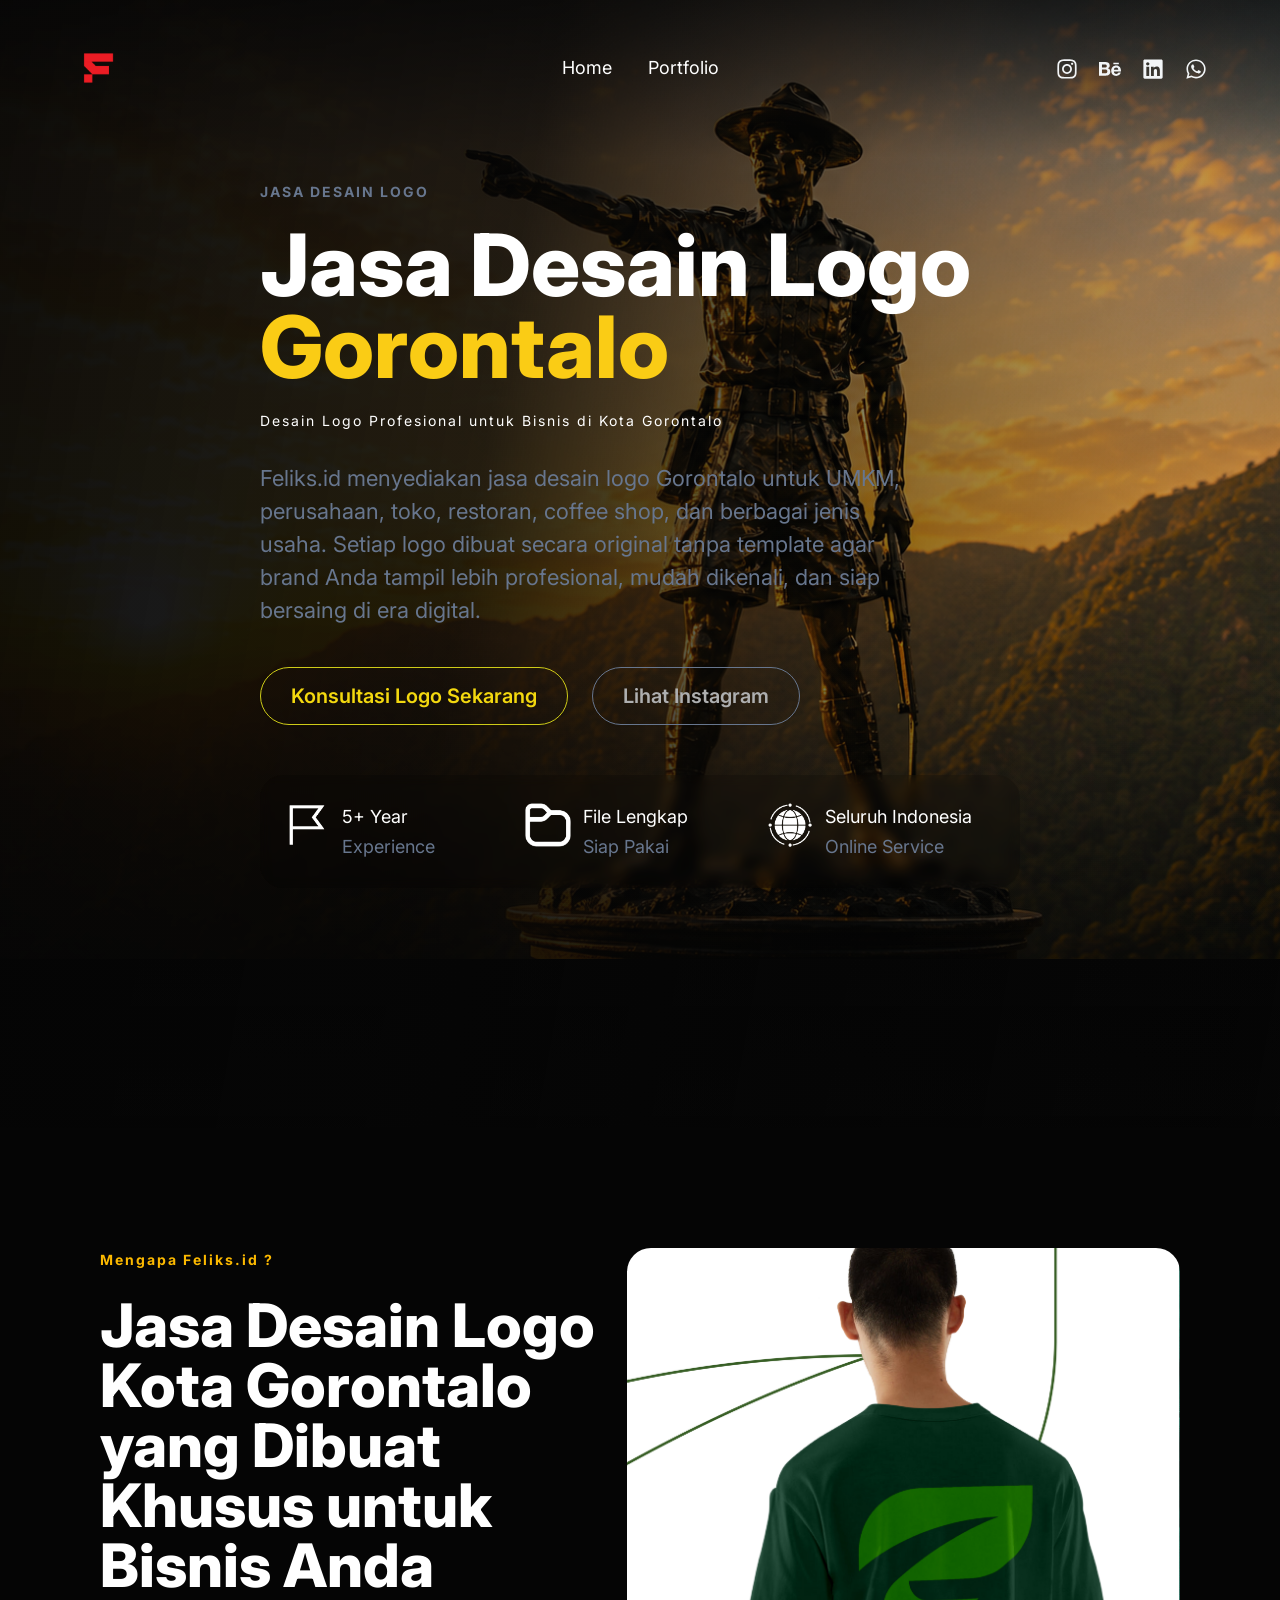
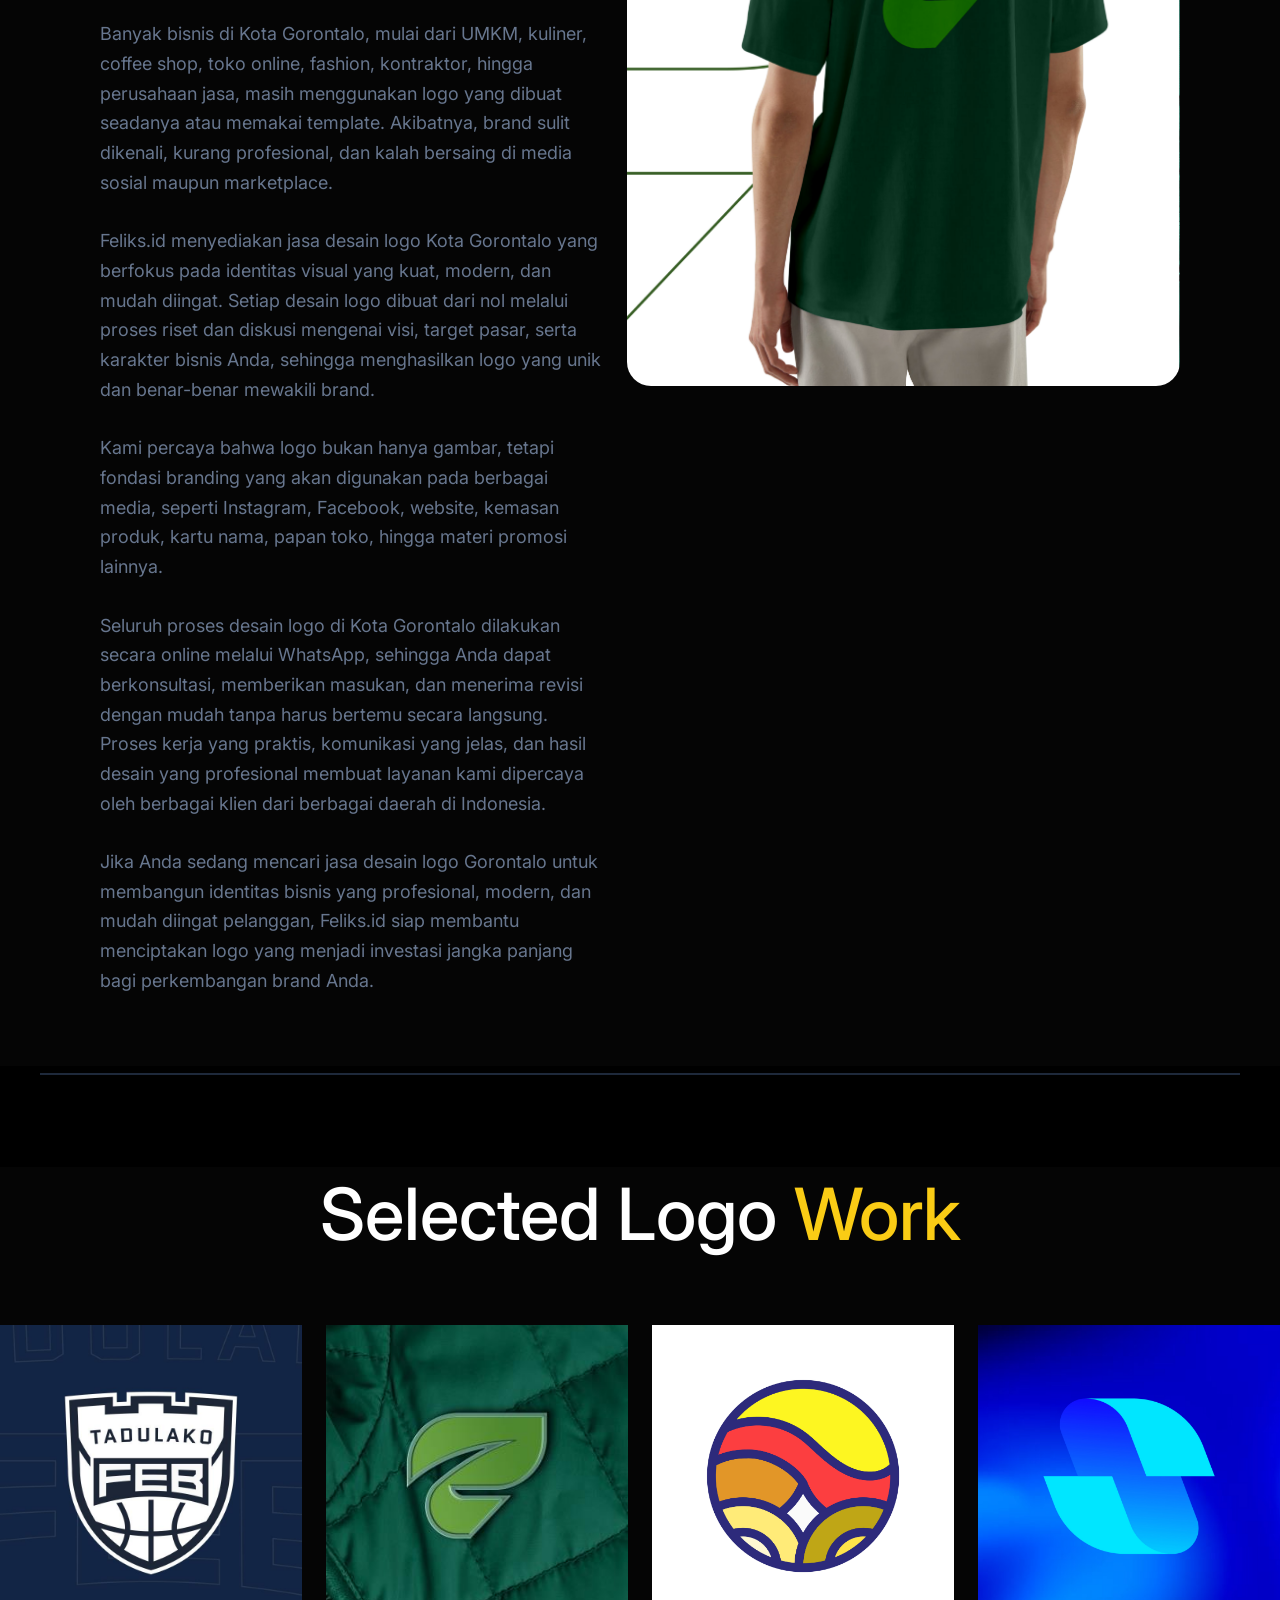
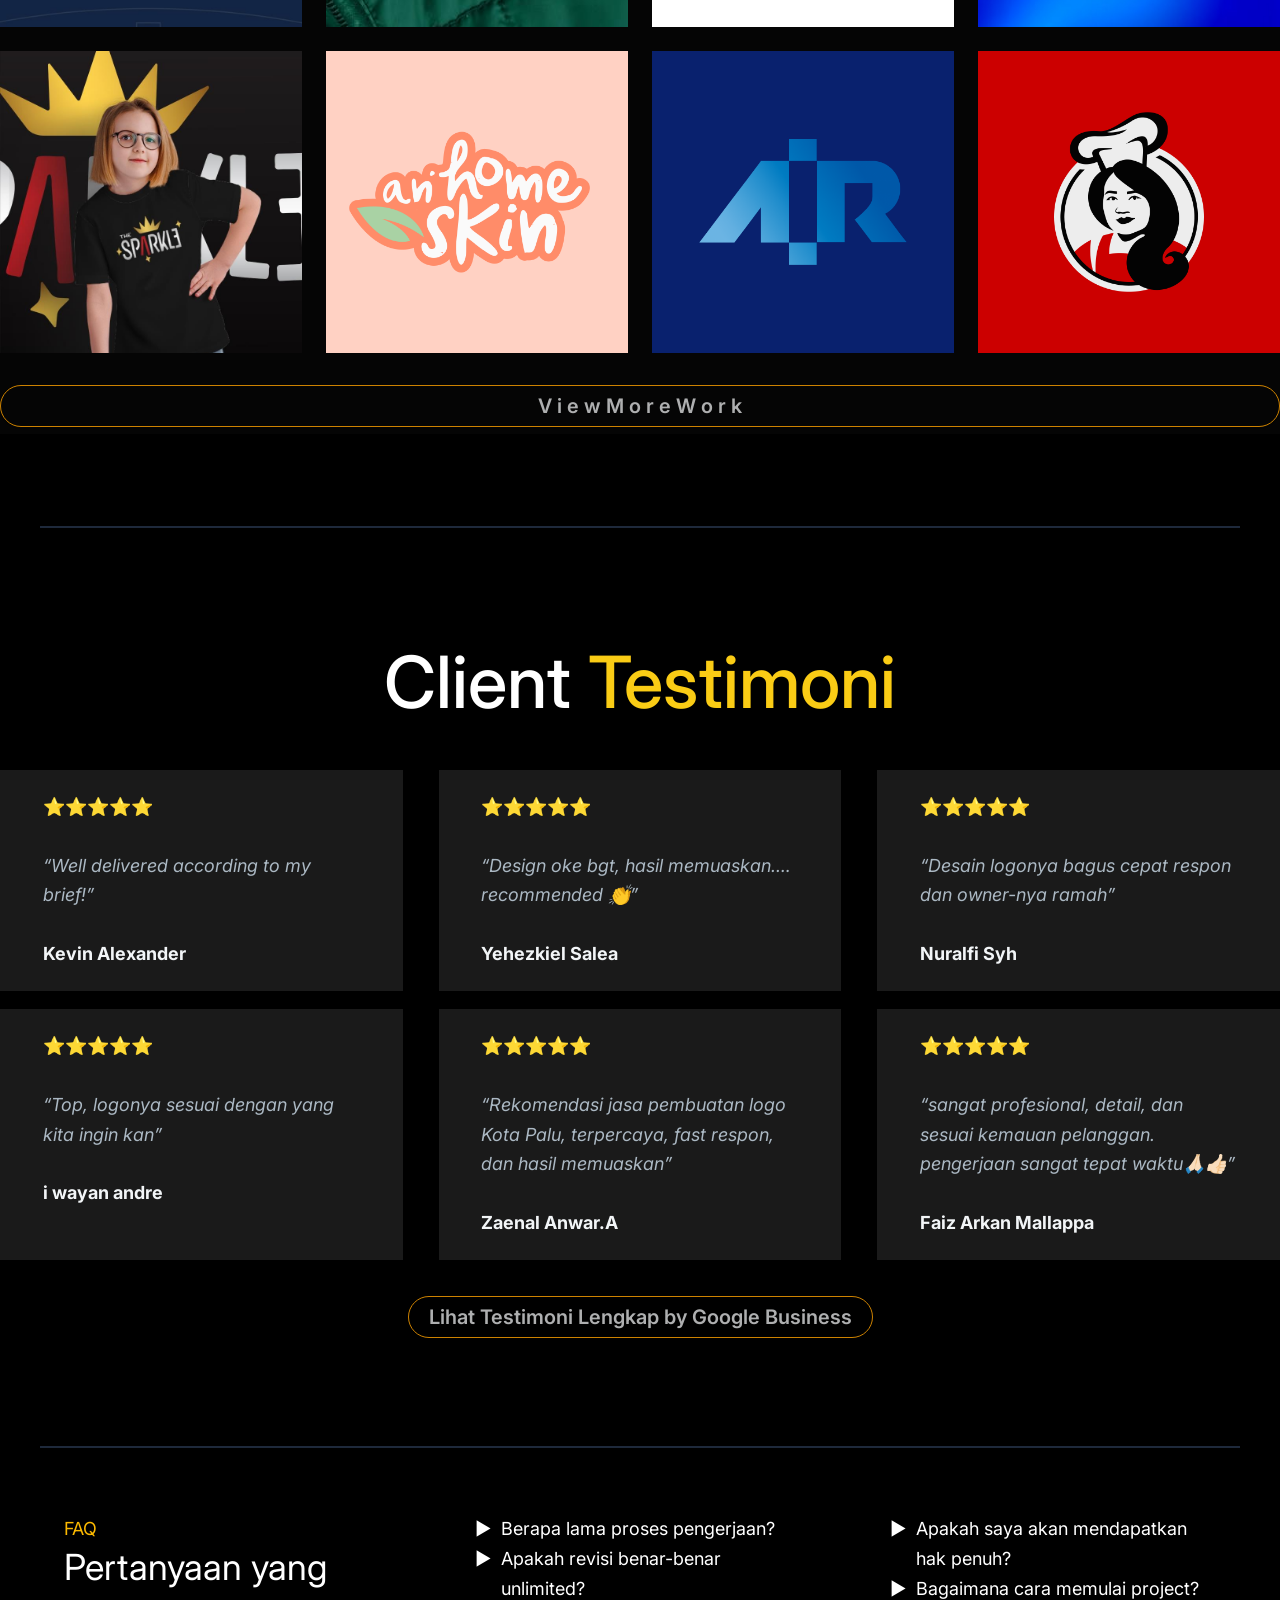
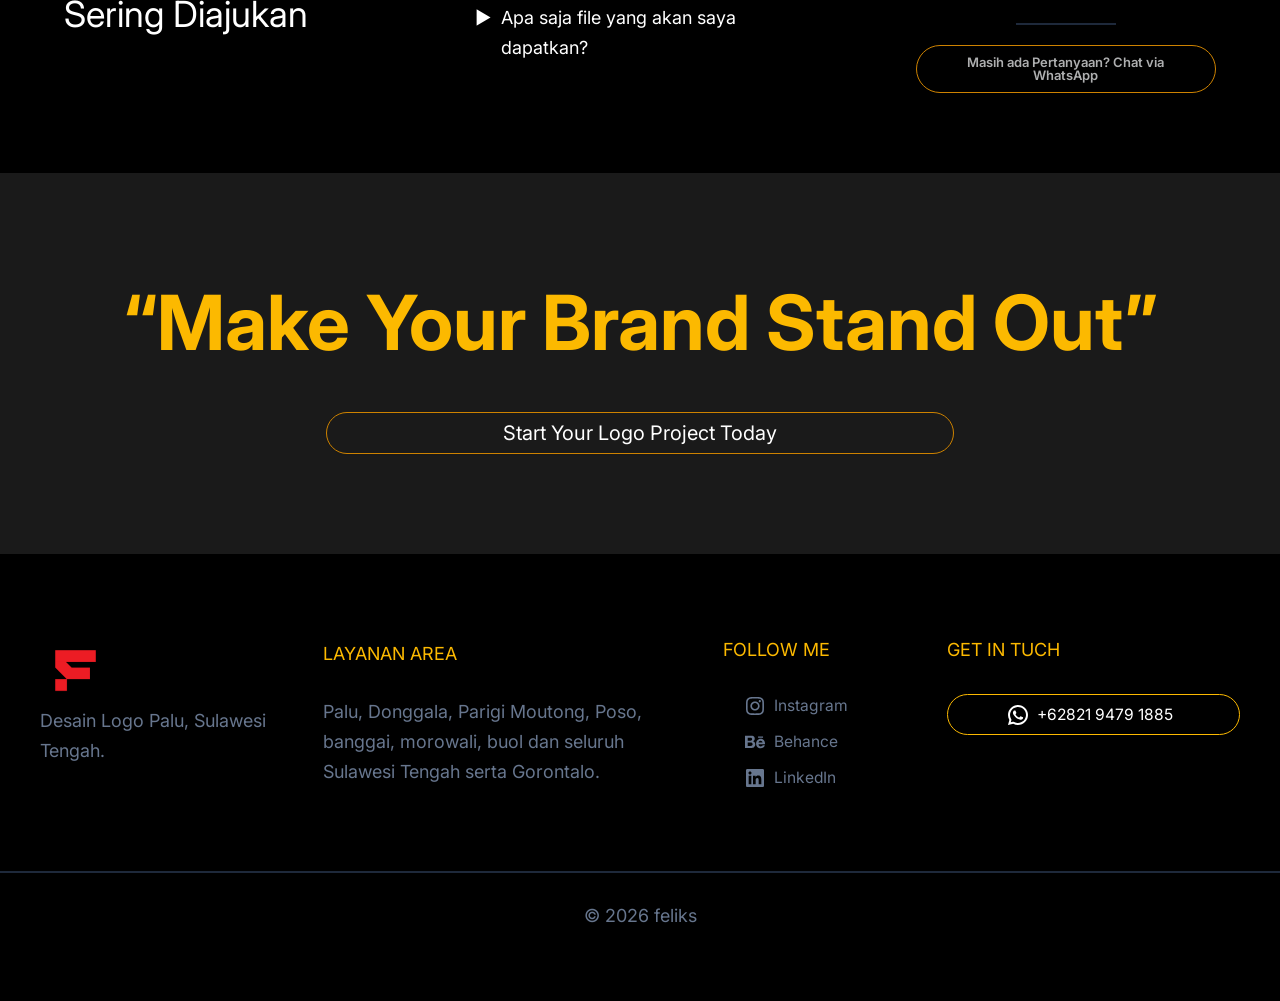
<file: jasa-desain-logo-gorontalo/index.html>
<!doctype html>
<html lang="id-ID">
  <!-- Mirrored from localhost/fel/index.php/jasa-desain-logo-gorontalo/ by HTTrack Website Copier/3.x [XR&CO'2014], Sun, 17 May 2026 13:32:42 GMT -->
  <!-- Added by HTTrack --><meta
    http-equiv="content-type"
    content="text/html;charset=UTF-8"
  /><!-- /Added by HTTrack -->
  <head>
    <meta charset="UTF-8" />
    <meta name="viewport" content="width=device-width, initial-scale=1" />

    <link rel="profile" href="https://gmpg.org/xfn/11" />
    <title>Desain Logo Gorontalo - Modern & Profesional | Feliks.id</title>
    <meta name="robots" content="max-image-preview:large" />
    <meta name="theme-color" content="#C40018" />

    <link rel="icon" type="image/svg+xml" href="/favicon.svg" />
    <link rel="icon" type="image/png" sizes="32x32" href="/favicon-32x32.png" />
    <link rel="apple-touch-icon" sizes="180x180" href="/apple-touch-icon.png" />
    <link rel="manifest" href="/site.webmanifest" />

    <link rel="dns-prefetch" href="http://fonts.googleapis.com/" />
    <link href="https://fonts.googleapis.com/" rel="preconnect" />
    <link
      href="https://fonts.gstatic.com/"
      crossorigin="anonymous"
      rel="preconnect"
    />
    <link
      rel="alternate"
      type="application/rss+xml"
      title="feliks &raquo; Feed"
      href="../feed/index.html"
    />
    <link
      rel="alternate"
      type="application/rss+xml"
      title="feliks &raquo; Comments Feed"
      href="../comments/feed/index.html"
    />
    <link
      rel="alternate"
      title="oEmbed (JSON)"
      type="application/json+oembed"
      href="../wp-json/oembed/1.0/embed12a0.json?url=http%3A%2F%2Flocalhost%2Ffel%2Findex.php%2Fjasa-desain-logo-gorontalo%2F"
    />
    <link
      rel="alternate"
      title="oEmbed (XML)"
      type="text/xml+oembed"
      href="../wp-json/oembed/1.0/embed03d2?url=http%3A%2F%2Flocalhost%2Ffel%2Findex.php%2Fjasa-desain-logo-gorontalo%2F&amp;format=xml"
    />
    <style id="wp-img-auto-sizes-contain-inline-css">
      img:is([sizes="auto" i], [sizes^="auto," i]) {
        contain-intrinsic-size: 3000px 1500px;
      }
      /*# sourceURL=wp-img-auto-sizes-contain-inline-css */
    </style>
    <link
      rel="stylesheet"
      id="astra-theme-css-css"
      href="../wp-content/themes/astra/assets/css/minified/main.min3940.css?ver=4.13.1"
      media="all"
    />
    <style id="astra-theme-css-inline-css">
      :root {
        --ast-post-nav-space: 0;
        --ast-container-default-xlg-padding: 2.5em;
        --ast-container-default-lg-padding: 2.5em;
        --ast-container-default-slg-padding: 2em;
        --ast-container-default-md-padding: 2.5em;
        --ast-container-default-sm-padding: 2.5em;
        --ast-container-default-xs-padding: 2.4em;
        --ast-container-default-xxs-padding: 1.8em;
        --ast-code-block-background: #eceff3;
        --ast-comment-inputs-background: #f9fafb;
        --ast-normal-container-width: 1200px;
        --ast-narrow-container-width: 750px;
        --ast-blog-title-font-weight: 600;
        --ast-blog-meta-weight: 600;
        --ast-global-color-primary: var(--ast-global-color-4);
        --ast-global-color-secondary: var(--ast-global-color-5);
        --ast-global-color-alternate-background: var(--ast-global-color-6);
        --ast-global-color-subtle-background: var(--ast-global-color-7);
        --ast-bg-style-guide: var(
          --ast-global-color-secondary,
          var(--ast-global-color-5)
        );
        --ast-shadow-style-guide: 0px 0px 4px 0 #00000057;
        --ast-global-dark-bg-style: #fff;
        --ast-global-dark-lfs: #fbfbfb;
        --ast-widget-bg-color: #fafafa;
        --ast-wc-container-head-bg-color: #fbfbfb;
        --ast-title-layout-bg: #eeeeee;
        --ast-search-border-color: #e7e7e7;
        --ast-lifter-hover-bg: #e6e6e6;
        --ast-gallery-block-color: #000;
        --srfm-color-input-label: var(--ast-global-color-2);
      }
      html {
        font-size: 112.5%;
      }
      a {
        color: var(--ast-global-color-3);
      }
      a:hover,
      a:focus {
        color: #e28700;
      }
      body,
      button,
      input,
      select,
      textarea,
      .ast-button,
      .ast-custom-button {
        font-family: "Inter", sans-serif;
        font-weight: inherit;
        font-size: 18px;
        font-size: 1rem;
        line-height: var(--ast-body-line-height, 1.65);
      }
      blockquote {
        color: var(--ast-global-color-3);
      }
      h1,
      h2,
      h3,
      h4,
      h5,
      h6,
      .entry-content :where(h1, h2, h3, h4, h5, h6),
      .site-title,
      .site-title a {
        font-family: "Inter", sans-serif;
        font-weight: 600;
      }
      .site-title {
        font-size: 35px;
        font-size: 1.9444444444444rem;
        display: none;
      }
      header .custom-logo-link img {
        max-width: 51px;
        width: 51px;
      }
      .astra-logo-svg {
        width: 51px;
      }
      .site-header .site-description {
        font-size: 15px;
        font-size: 0.83333333333333rem;
        display: none;
      }
      .entry-title {
        font-size: 20px;
        font-size: 1.1111111111111rem;
      }
      .ast-blog-single-element.ast-taxonomy-container a {
        font-size: 14px;
        font-size: 0.77777777777778rem;
      }
      .ast-blog-meta-container {
        font-size: 13px;
        font-size: 0.72222222222222rem;
      }
      .archive .ast-article-post .ast-article-inner,
      .blog .ast-article-post .ast-article-inner,
      .archive .ast-article-post .ast-article-inner:hover,
      .blog .ast-article-post .ast-article-inner:hover {
        border-top-left-radius: 6px;
        border-top-right-radius: 6px;
        border-bottom-right-radius: 6px;
        border-bottom-left-radius: 6px;
        overflow: hidden;
      }
      h1,
      .entry-content :where(h1) {
        font-size: 64px;
        font-size: 3.5555555555556rem;
        font-weight: 600;
        font-family: "Inter", sans-serif;
        line-height: 1.4em;
      }
      h2,
      .entry-content :where(h2) {
        font-size: 48px;
        font-size: 2.6666666666667rem;
        font-weight: 500;
        font-family: "Inter", sans-serif;
        line-height: 1.3em;
      }
      h3,
      .entry-content :where(h3) {
        font-size: 24px;
        font-size: 1.3333333333333rem;
        font-weight: 500;
        font-family: "Inter", sans-serif;
        line-height: 1.3em;
      }
      h4,
      .entry-content :where(h4) {
        font-size: 20px;
        font-size: 1.1111111111111rem;
        line-height: 1.2em;
        font-weight: 600;
        font-family: "Inter", sans-serif;
      }
      h5,
      .entry-content :where(h5) {
        font-size: 18px;
        font-size: 1rem;
        line-height: 1.2em;
        font-weight: 600;
        font-family: "Inter", sans-serif;
      }
      h6,
      .entry-content :where(h6) {
        font-size: 15px;
        font-size: 0.83333333333333rem;
        line-height: 1.25em;
        font-weight: 600;
        font-family: "Inter", sans-serif;
      }
      ::selection {
        background-color: var(--ast-global-color-0);
        color: #ffffff;
      }
      body,
      h1,
      h2,
      h3,
      h4,
      h5,
      h6,
      .entry-title a,
      .entry-content :where(h1, h2, h3, h4, h5, h6) {
        color: var(--ast-global-color-3);
      }
      .tagcloud a:hover,
      .tagcloud a:focus,
      .tagcloud a.current-item {
        color: #ffffff;
        border-color: var(--ast-global-color-3);
        background-color: var(--ast-global-color-3);
      }
      input:focus,
      input[type="text"]:focus,
      input[type="email"]:focus,
      input[type="url"]:focus,
      input[type="password"]:focus,
      input[type="reset"]:focus,
      input[type="search"]:focus,
      textarea:focus {
        border-color: var(--ast-global-color-3);
      }
      input[type="radio"]:checked,
      input[type="reset"],
      input[type="checkbox"]:checked,
      input[type="checkbox"]:hover:checked,
      input[type="checkbox"]:focus:checked,
      input[type="range"]::-webkit-slider-thumb {
        border-color: var(--ast-global-color-3);
        background-color: var(--ast-global-color-3);
        box-shadow: none;
      }
      .site-footer a:hover + .post-count,
      .site-footer a:focus + .post-count {
        background: var(--ast-global-color-3);
        border-color: var(--ast-global-color-3);
      }
      .single .nav-links .nav-previous,
      .single .nav-links .nav-next {
        color: var(--ast-global-color-3);
      }
      .entry-meta,
      .entry-meta * {
        line-height: 1.45;
        color: var(--ast-global-color-3);
        font-weight: 600;
      }
      .entry-meta a:not(.ast-button):hover,
      .entry-meta a:not(.ast-button):hover *,
      .entry-meta a:not(.ast-button):focus,
      .entry-meta a:not(.ast-button):focus *,
      .page-links > .page-link,
      .page-links .page-link:hover,
      .post-navigation a:hover {
        color: #e28700;
      }
      #cat option,
      .secondary .calendar_wrap thead a,
      .secondary .calendar_wrap thead a:visited {
        color: var(--ast-global-color-3);
      }
      .secondary .calendar_wrap #today,
      .ast-progress-val span {
        background: var(--ast-global-color-3);
      }
      .secondary a:hover + .post-count,
      .secondary a:focus + .post-count {
        background: var(--ast-global-color-3);
        border-color: var(--ast-global-color-3);
      }
      .calendar_wrap #today > a {
        color: #ffffff;
      }
      .page-links .page-link,
      .single .post-navigation a {
        color: var(--ast-global-color-3);
      }
      .ast-search-menu-icon .search-form button.search-submit {
        padding: 0 4px;
      }
      .ast-search-menu-icon form.search-form {
        padding-right: 0;
      }
      .ast-header-search .ast-search-menu-icon.ast-dropdown-active .search-form,
      .ast-header-search
        .ast-search-menu-icon.ast-dropdown-active
        .search-field:focus {
        transition: all 0.2s;
      }
      .search-form input.search-field:focus {
        outline: none;
      }
      .ast-mobile-header-content
        .ast-builder-layout-element:not(.ast-builder-menu):not(
          .ast-header-divider-element
        ),
      .ast-mobile-popup-content
        .ast-builder-layout-element:not(.ast-builder-menu):not(
          .ast-header-divider-element
        ) {
        padding: 15px 20px;
      }
      .ast-search-menu-icon .search-form button.search-submit:focus,
      .ast-theme-transparent-header
        .ast-header-search
        .ast-dropdown-active
        .ast-icon,
      .ast-theme-transparent-header
        .ast-inline-search
        .search-field:focus
        .ast-icon {
        color: var(--ast-global-color-1);
      }
      .ast-desktop .ast-header-search .slide-search .search-form {
        border: 2px solid var(--ast-global-color-0);
      }
      .ast-header-search .slide-search .search-field {
        background-color: var(--ast-global-dark-bg-style);
      }
      .ast-archive-title {
        color: var(--ast-global-color-2);
      }
      .widget-title {
        font-size: 25px;
        font-size: 1.3888888888889rem;
        color: var(--ast-global-color-2);
      }
      .ast-single-post .entry-content a,
      .ast-comment-content a:not(.ast-comment-edit-reply-wrap a) {
        text-decoration: underline;
      }
      .ast-single-post .entry-content .uagb-tab a,
      .ast-single-post .entry-content .uagb-ifb-cta a,
      .ast-single-post .entry-content .uabb-module-content a,
      .ast-single-post .entry-content .uagb-post-grid a,
      .ast-single-post .entry-content .uagb-timeline a,
      .ast-single-post .entry-content .uagb-toc__wrap a,
      .ast-single-post .entry-content .uagb-taxomony-box a,
      .entry-content .wp-block-latest-posts > li > a,
      .ast-single-post .entry-content .wp-block-file__button,
      a.ast-post-filter-single,
      .ast-single-post .ast-comment-content .comment-reply-link,
      .ast-single-post .ast-comment-content .comment-edit-link {
        text-decoration: none;
      }
      .ast-search-menu-icon.slide-search a:focus-visible:focus-visible,
      .astra-search-icon:focus-visible,
      #close:focus-visible,
      a:focus-visible,
      .ast-menu-toggle:focus-visible,
      .site .skip-link:focus-visible,
      .wp-block-loginout input:focus-visible,
      .wp-block-search.wp-block-search__button-inside
        .wp-block-search__inside-wrapper,
      .ast-header-navigation-arrow:focus-visible,
      .ast-orders-table__row .ast-orders-table__cell:focus-visible,
      a#ast-apply-coupon:focus-visible,
      #ast-apply-coupon:focus-visible,
      #close:focus-visible,
      .button.search-submit:focus-visible,
      #search_submit:focus,
      .normal-search:focus-visible,
      .ast-header-account-wrap:focus-visible,
      .astra-cart-drawer-close:focus,
      .ast-single-variation:focus,
      .ast-button:focus,
      .ast-builder-button-wrap:has(.ast-custom-button-link:focus),
      .ast-builder-button-wrap .ast-custom-button-link:focus {
        outline-style: dotted;
        outline-color: inherit;
        outline-width: thin;
      }
      input:focus,
      input[type="text"]:focus,
      input[type="email"]:focus,
      input[type="url"]:focus,
      input[type="password"]:focus,
      input[type="reset"]:focus,
      input[type="search"]:focus,
      input[type="number"]:focus,
      textarea:focus,
      .wp-block-search__input:focus,
      [data-section="section-header-mobile-trigger"]
        .ast-button-wrap
        .ast-mobile-menu-trigger-minimal:focus,
      .ast-mobile-popup-drawer.active .menu-toggle-close:focus,
      #ast-scroll-top:focus,
      #coupon_code:focus,
      #ast-coupon-code:focus {
        border-style: dotted;
        border-color: inherit;
        border-width: thin;
      }
      input {
        outline: none;
      }
      .site-logo-img img {
        transition: all 0.2s linear;
      }
      body .ast-oembed-container * {
        position: absolute;
        top: 0;
        width: 100%;
        height: 100%;
        left: 0;
      }
      body .wp-block-embed-pocket-casts .ast-oembed-container * {
        position: unset;
      }
      .ast-single-post-featured-section + article {
        margin-top: 2em;
      }
      .site-content .ast-single-post-featured-section img {
        width: 100%;
        overflow: hidden;
        object-fit: cover;
      }
      .ast-separate-container
        .site-content
        .ast-single-post-featured-section
        + article {
        margin-top: -80px;
        z-index: 9;
        position: relative;
        border-radius: 4px;
      }
      @media (min-width: 922px) {
        .ast-no-sidebar .site-content .ast-article-image-container--wide {
          margin-left: -120px;
          margin-right: -120px;
          max-width: unset;
          width: unset;
        }
        .ast-left-sidebar .site-content .ast-article-image-container--wide,
        .ast-right-sidebar .site-content .ast-article-image-container--wide {
          margin-left: -10px;
          margin-right: -10px;
        }
        .site-content .ast-article-image-container--full {
          margin-left: calc(-50vw + 50%);
          margin-right: calc(-50vw + 50%);
          max-width: 100vw;
          width: 100vw;
        }
        .ast-left-sidebar .site-content .ast-article-image-container--full,
        .ast-right-sidebar .site-content .ast-article-image-container--full {
          margin-left: -10px;
          margin-right: -10px;
          max-width: inherit;
          width: auto;
        }
      }
      .site > .ast-single-related-posts-container {
        margin-top: 0;
      }
      @media (min-width: 922px) {
        .ast-desktop .ast-container--narrow {
          max-width: var(--ast-narrow-container-width);
          margin: 0 auto;
        }
      }
      input[type="text"],
      input[type="number"],
      input[type="email"],
      input[type="url"],
      input[type="password"],
      input[type="search"],
      input[type="reset"],
      input[type="tel"],
      input[type="date"],
      select,
      textarea {
        font-size: 16px;
        font-style: normal;
        font-weight: 400;
        line-height: 24px;
        width: 100%;
        padding: 12px 16px;
        border-radius: 4px;
        box-shadow: 0px 1px 2px 0px rgba(0, 0, 0, 0.05);
        color: var(--ast-form-input-text, #475569);
      }
      input[type="text"],
      input[type="number"],
      input[type="email"],
      input[type="url"],
      input[type="password"],
      input[type="search"],
      input[type="reset"],
      input[type="tel"],
      input[type="date"],
      select {
        height: 40px;
      }
      input[type="date"] {
        border-width: 1px;
        border-style: solid;
        border-color: var(--ast-border-color);
        background: var(
          --ast-global-color-secondary,
          var(--ast-global-color-5)
        );
      }
      input[type="text"]:focus,
      input[type="number"]:focus,
      input[type="email"]:focus,
      input[type="url"]:focus,
      input[type="password"]:focus,
      input[type="search"]:focus,
      input[type="reset"]:focus,
      input[type="tel"]:focus,
      input[type="date"]:focus,
      select:focus,
      textarea:focus {
        border-color: #046bd2;
        box-shadow: none;
        outline: none;
        color: var(--ast-form-input-focus-text, #475569);
      }
      label,
      legend {
        color: var(--ast-global-color-2, #111827);
        font-size: 14px;
        font-style: normal;
        font-weight: 500;
        line-height: 20px;
      }
      select {
        padding: 6px 10px;
      }
      fieldset {
        padding: 30px;
        border-radius: 4px;
      }
      button,
      .ast-button,
      .button,
      input[type="button"],
      input[type="reset"],
      input[type="submit"],
      a:where(.wp-block-button__link) {
        border-radius: 4px;
        box-shadow: 0px 1px 2px 0px rgba(0, 0, 0, 0.05);
      }
      :root {
        --ast-comment-inputs-background: #fff;
      }
      ::placeholder {
        color: var(--ast-form-field-color, #9ca3af);
      }
      ::-ms-input-placeholder {
        color: var(--ast-form-field-color, #9ca3af);
      }
      @media (max-width: 921.9px) {
        #ast-desktop-header {
          display: none;
        }
      }
      @media (min-width: 922px) {
        #ast-mobile-header {
          display: none;
        }
      }
      .wp-block-buttons.aligncenter {
        justify-content: center;
      }
      @media (max-width: 921px) {
        .ast-theme-transparent-header #primary,
        .ast-theme-transparent-header #secondary {
          padding: 0;
        }
      }
      @media (max-width: 921px) {
        .ast-plain-container.ast-no-sidebar #primary {
          padding: 0;
        }
      }
      .ast-plain-container.ast-no-sidebar #primary {
        margin-top: 0;
        margin-bottom: 0;
      }
      .wp-block-button.is-style-outline .wp-block-button__link {
        border-color: #cecb18;
        border-top-width: 1px;
        border-right-width: 1px;
        border-bottom-width: 1px;
        border-left-width: 1px;
      }
      div.wp-block-button.is-style-outline
        > .wp-block-button__link:not(.has-text-color),
      div.wp-block-button.wp-block-button__link.is-style-outline:not(
          .has-text-color
        ) {
        color: #cecb18;
      }
      .wp-block-button.is-style-outline .wp-block-button__link:hover,
      .wp-block-buttons
        .wp-block-button.is-style-outline
        .wp-block-button__link:focus,
      .wp-block-buttons
        .wp-block-button.is-style-outline
        > .wp-block-button__link:not(.has-text-color):hover,
      .wp-block-buttons
        .wp-block-button.wp-block-button__link.is-style-outline:not(
          .has-text-color
        ):hover {
        color: var(--ast-global-color-2);
        background-color: #ffba00;
        border-color: #ffba00;
      }
      .post-page-numbers.current .page-link,
      .ast-pagination .page-numbers.current {
        color: #ffffff;
        border-color: var(--ast-global-color-0);
        background-color: var(--ast-global-color-0);
      }
      .wp-block-button.is-style-outline .wp-block-button__link {
        border-top-width: 1px;
        border-right-width: 1px;
        border-bottom-width: 1px;
        border-left-width: 1px;
      }
      .wp-block-buttons
        .wp-block-button.is-style-outline
        .wp-block-button__link.wp-element-button,
      .ast-outline-button,
      .wp-block-uagb-buttons-child .uagb-buttons-repeater.ast-outline-button {
        border-color: #cd8200;
        border-top-width: 1px;
        border-right-width: 1px;
        border-bottom-width: 1px;
        border-left-width: 1px;
        font-family: inherit;
        font-weight: 600;
        font-size: 20px;
        font-size: 1.1111111111111rem;
        line-height: 1em;
        padding-top: 10px;
        padding-right: 20px;
        padding-bottom: 10px;
        padding-left: 20px;
        border-top-left-radius: 30px;
        border-top-right-radius: 30px;
        border-bottom-right-radius: 30px;
        border-bottom-left-radius: 30px;
      }
      .wp-block-buttons
        .wp-block-button.is-style-outline
        > .wp-block-button__link:not(.has-text-color),
      .wp-block-buttons
        .wp-block-button.wp-block-button__link.is-style-outline:not(
          .has-text-color
        ),
      .ast-outline-button {
        color: #aeafb0;
      }
      .wp-block-button.is-style-outline .wp-block-button__link:hover,
      .wp-block-buttons
        .wp-block-button.is-style-outline
        .wp-block-button__link:focus,
      .wp-block-buttons
        .wp-block-button.is-style-outline
        > .wp-block-button__link:not(.has-text-color):hover,
      .wp-block-buttons
        .wp-block-button.wp-block-button__link.is-style-outline:not(
          .has-text-color
        ):hover,
      .ast-outline-button:hover,
      .ast-outline-button:focus,
      .wp-block-uagb-buttons-child
        .uagb-buttons-repeater.ast-outline-button:hover,
      .wp-block-uagb-buttons-child
        .uagb-buttons-repeater.ast-outline-button:focus {
        color: var(--ast-global-color-8);
        background-color: #f5ba07;
        border-color: #ffba00;
      }
      .ast-single-post .entry-content a.ast-outline-button,
      .ast-single-post
        .entry-content
        .is-style-outline
        > .wp-block-button__link {
        text-decoration: none;
      }
      .wp-block-button
        .wp-block-button__link.wp-element-button.is-style-outline:not(
          .has-background
        ),
      .wp-block-button.is-style-outline
        > .wp-block-button__link.wp-element-button:not(.has-background),
      .ast-outline-button {
        background-color: transparent;
      }
      .uagb-buttons-repeater.ast-outline-button {
        border-radius: 9999px;
      }
      .entry-content[data-ast-blocks-layout] > figure {
        margin-bottom: 1em;
      }
      h1.widget-title {
        font-weight: 600;
      }
      h2.widget-title {
        font-weight: 500;
      }
      h3.widget-title {
        font-weight: 500;
      }
      #page {
        display: flex;
        flex-direction: column;
        min-height: 100vh;
      }
      .ast-404-layout-1 h1.page-title {
        color: var(--ast-global-color-2);
      }
      .single .post-navigation a {
        line-height: 1em;
        height: inherit;
      }
      .error-404 .page-sub-title {
        font-size: 1.5rem;
        font-weight: inherit;
      }
      .search .site-content .content-area .search-form {
        margin-bottom: 0;
      }
      #page .site-content {
        flex-grow: 1;
      }
      .widget {
        margin-bottom: 1.25em;
      }
      #secondary li {
        line-height: 1.5em;
      }
      #secondary .wp-block-group h2 {
        margin-bottom: 0.7em;
      }
      #secondary h2 {
        font-size: 1.7rem;
      }
      .ast-separate-container .ast-article-post,
      .ast-separate-container .ast-article-single,
      .ast-separate-container .comment-respond {
        padding: 3em;
      }
      .ast-separate-container .ast-article-single .ast-article-single {
        padding: 0;
      }
      .ast-article-single .wp-block-post-template-is-layout-grid {
        padding-left: 0;
      }
      .ast-separate-container .comments-title,
      .ast-narrow-container .comments-title {
        padding: 1.5em 2em;
      }
      .ast-page-builder-template .comment-form-textarea,
      .ast-comment-formwrap .ast-grid-common-col {
        padding: 0;
      }
      .ast-comment-formwrap {
        padding: 0;
        display: inline-flex;
        column-gap: 20px;
        width: 100%;
        margin-left: 0;
        margin-right: 0;
      }
      .comments-area textarea#comment:focus,
      .comments-area textarea#comment:active,
      .comments-area .ast-comment-formwrap input[type="text"]:focus,
      .comments-area .ast-comment-formwrap input[type="text"]:active {
        box-shadow: none;
        outline: none;
      }
      .archive.ast-page-builder-template .entry-header {
        margin-top: 2em;
      }
      .ast-page-builder-template .ast-comment-formwrap {
        width: 100%;
      }
      .entry-title {
        margin-bottom: 0.6em;
      }
      .ast-archive-description p {
        font-size: inherit;
        font-weight: inherit;
        line-height: inherit;
      }
      .ast-separate-container .ast-comment-list li.depth-1,
      .hentry {
        margin-bottom: 1.5em;
      }
      .site-content section.ast-archive-description {
        margin-bottom: 2em;
      }
      @media (min-width: 921px) {
        .ast-left-sidebar.ast-page-builder-template #secondary,
        .archive.ast-right-sidebar.ast-page-builder-template .site-main {
          padding-left: 20px;
          padding-right: 20px;
        }
      }
      @media (max-width: 544px) {
        .ast-comment-formwrap.ast-row {
          column-gap: 10px;
          display: inline-block;
        }
        #ast-commentform .ast-grid-common-col {
          position: relative;
          width: 100%;
        }
      }
      @media (min-width: 1201px) {
        .ast-separate-container .ast-article-post,
        .ast-separate-container .ast-article-single,
        .ast-separate-container .ast-author-box,
        .ast-separate-container .ast-404-layout-1,
        .ast-separate-container .no-results {
          padding: 3em;
        }
      }
      @media (max-width: 921px) {
        .ast-left-sidebar #content > .ast-container {
          display: flex;
          flex-direction: column-reverse;
          width: 100%;
        }
      }
      @media (min-width: 922px) {
        .ast-separate-container.ast-right-sidebar #primary,
        .ast-separate-container.ast-left-sidebar #primary {
          border: 0;
        }
        .search-no-results.ast-separate-container #primary {
          margin-bottom: 4em;
        }
      }
      .wp-block-button .wp-block-button__link {
        color: #f3d80f;
      }
      .wp-block-button .wp-block-button__link:hover,
      .wp-block-button .wp-block-button__link:focus {
        color: var(--ast-global-color-2);
        background-color: #ffba00;
        border-color: #ffba00;
      }
      .wp-block-button .wp-block-button__link,
      .wp-block-search .wp-block-search__button,
      body .wp-block-file .wp-block-file__button {
        border-style: solid;
        border-top-width: 1px;
        border-right-width: 1px;
        border-left-width: 1px;
        border-bottom-width: 1px;
        border-color: #cecb18;
        background-color: transparent;
        color: #f3d80f;
        font-family: inherit;
        font-weight: 600;
        line-height: 1em;
        font-size: 20px;
        font-size: 1.1111111111111rem;
        border-top-left-radius: 3px;
        border-top-right-radius: 3px;
        border-bottom-right-radius: 3px;
        border-bottom-left-radius: 3px;
        padding-top: 10px;
        padding-right: 20px;
        padding-bottom: 10px;
        padding-left: 20px;
      }
      .ast-single-post .entry-content .wp-block-button .wp-block-button__link,
      .ast-single-post .entry-content .wp-block-search .wp-block-search__button,
      body .entry-content .wp-block-file .wp-block-file__button {
        text-decoration: none;
      }
      .menu-toggle,
      button,
      .ast-button,
      .ast-custom-button,
      .button,
      input#submit,
      input[type="button"],
      input[type="submit"],
      input[type="reset"],
      #comments .submit,
      .search .search-submit,
      form[CLASS*="wp-block-search__"].wp-block-search
        .wp-block-search__inside-wrapper
        .wp-block-search__button,
      body .wp-block-file .wp-block-file__button,
      .search .search-submit {
        border-style: solid;
        border-top-width: 1px;
        border-right-width: 1px;
        border-left-width: 1px;
        border-bottom-width: 1px;
        color: #f3d80f;
        border-color: #cecb18;
        background-color: transparent;
        padding-top: 10px;
        padding-right: 20px;
        padding-bottom: 10px;
        padding-left: 20px;
        font-family: inherit;
        font-weight: 600;
        font-size: 20px;
        font-size: 1.1111111111111rem;
        line-height: 1em;
        border-top-left-radius: 3px;
        border-top-right-radius: 3px;
        border-bottom-right-radius: 3px;
        border-bottom-left-radius: 3px;
      }
      button:focus,
      .menu-toggle:hover,
      button:hover,
      .ast-button:hover,
      .ast-custom-button:hover .button:hover,
      .ast-custom-button:hover,
      input[type="reset"]:hover,
      input[type="reset"]:focus,
      input#submit:hover,
      input#submit:focus,
      input[type="button"]:hover,
      input[type="button"]:focus,
      input[type="submit"]:hover,
      input[type="submit"]:focus,
      form[CLASS*="wp-block-search__"].wp-block-search
        .wp-block-search__inside-wrapper
        .wp-block-search__button:hover,
      form[CLASS*="wp-block-search__"].wp-block-search
        .wp-block-search__inside-wrapper
        .wp-block-search__button:focus,
      body .wp-block-file .wp-block-file__button:hover,
      body .wp-block-file .wp-block-file__button:focus {
        color: var(--ast-global-color-2);
        background-color: #ffba00;
        border-color: #ffba00;
      }
      form[CLASS*="wp-block-search__"].wp-block-search
        .wp-block-search__inside-wrapper
        .wp-block-search__button.has-icon {
        padding-top: calc(10px - 3px);
        padding-right: calc(20px - 3px);
        padding-bottom: calc(10px - 3px);
        padding-left: calc(20px - 3px);
      }
      @media (max-width: 921px) {
        .ast-mobile-header-stack .main-header-bar .ast-search-menu-icon {
          display: inline-block;
        }
        .ast-header-break-point.ast-header-custom-item-outside
          .ast-mobile-header-stack
          .main-header-bar
          .ast-search-icon {
          margin: 0;
        }
        .ast-comment-avatar-wrap img {
          max-width: 2.5em;
        }
        .ast-comment-meta {
          padding: 0 1.8888em 1.3333em;
        }
      }
      @media (min-width: 544px) {
        .ast-container {
          max-width: 100%;
        }
      }
      @media (max-width: 544px) {
        .ast-separate-container .ast-article-post,
        .ast-separate-container .ast-article-single,
        .ast-separate-container .comments-title,
        .ast-separate-container .ast-archive-description {
          padding: 1.5em 1em;
        }
        .ast-separate-container #content .ast-container {
          padding-left: 0.54em;
          padding-right: 0.54em;
        }
        .ast-separate-container .ast-comment-list .bypostauthor {
          padding: 0.5em;
        }
        .ast-search-menu-icon.ast-dropdown-active .search-field {
          width: 170px;
        }
      }
      #ast-mobile-header .ast-site-header-cart-li a {
        pointer-events: none;
      }
      .ast-separate-container {
        background-color: var(--ast-global-color-8);
        background-image: none;
      }
      @media (max-width: 921px) {
        .site-title {
          display: none;
        }
        .site-header .site-description {
          display: none;
        }
      }
      @media (max-width: 544px) {
        .site-title {
          display: none;
        }
        .site-header .site-description {
          display: none;
        }
      }
      @media (max-width: 921px) {
        html {
          font-size: 102.6%;
        }
      }
      @media (max-width: 544px) {
        html {
          font-size: 102.6%;
        }
      }
      @media (min-width: 922px) {
        .ast-container {
          max-width: 1240px;
        }
      }
      @media (min-width: 922px) {
        .site-content .ast-container {
          display: flex;
        }
      }
      @media (max-width: 921px) {
        .site-content .ast-container {
          flex-direction: column;
        }
      }
      .entry-content :where(h1, h2, h3, h4, h5, h6) {
        clear: none;
      }
      @media (min-width: 922px) {
        .main-header-menu
          .sub-menu
          .menu-item.ast-left-align-sub-menu:hover
          > .sub-menu,
        .main-header-menu
          .sub-menu
          .menu-item.ast-left-align-sub-menu.focus
          > .sub-menu {
          margin-left: -0px;
        }
      }
      .entry-content li > p {
        margin-bottom: 0;
      }
      .site .comments-area {
        padding-bottom: 2em;
        margin-top: 2em;
      }
      .wp-block-file {
        display: flex;
        align-items: center;
        flex-wrap: wrap;
        justify-content: space-between;
      }
      .wp-block-pullquote {
        border: none;
      }
      .wp-block-pullquote blockquote::before {
        content: "\201D";
        font-family: "Helvetica", sans-serif;
        display: flex;
        transform: rotate(180deg);
        font-size: 6rem;
        font-style: normal;
        line-height: 1;
        font-weight: bold;
        align-items: center;
        justify-content: center;
      }
      .has-text-align-right > blockquote::before {
        justify-content: flex-start;
      }
      .has-text-align-left > blockquote::before {
        justify-content: flex-end;
      }
      figure.wp-block-pullquote.is-style-solid-color blockquote {
        max-width: 100%;
        text-align: inherit;
      }
      :root {
        --wp--custom--ast-default-block-top-padding: 100px;
        --wp--custom--ast-default-block-right-padding: 80px;
        --wp--custom--ast-default-block-bottom-padding: 100px;
        --wp--custom--ast-default-block-left-padding: 80px;
        --wp--custom--ast-container-width: 1200px;
        --wp--custom--ast-content-width-size: 1200px;
        --wp--custom--ast-wide-width-size: calc(
          1200px + var(--wp--custom--ast-default-block-left-padding) +
            var(--wp--custom--ast-default-block-right-padding)
        );
      }
      .ast-narrow-container {
        --wp--custom--ast-content-width-size: 750px;
        --wp--custom--ast-wide-width-size: 750px;
      }
      @media (max-width: 921px) {
        :root {
          --wp--custom--ast-default-block-top-padding: 50px;
          --wp--custom--ast-default-block-right-padding: 50px;
          --wp--custom--ast-default-block-bottom-padding: 50px;
          --wp--custom--ast-default-block-left-padding: 50px;
        }
      }
      @media (max-width: 544px) {
        :root {
          --wp--custom--ast-default-block-top-padding: 50px;
          --wp--custom--ast-default-block-right-padding: 30px;
          --wp--custom--ast-default-block-bottom-padding: 50px;
          --wp--custom--ast-default-block-left-padding: 30px;
        }
      }
      .entry-content > .wp-block-group,
      .entry-content > .wp-block-cover,
      .entry-content > .wp-block-columns {
        padding-top: var(--wp--custom--ast-default-block-top-padding);
        padding-right: var(--wp--custom--ast-default-block-right-padding);
        padding-bottom: var(--wp--custom--ast-default-block-bottom-padding);
        padding-left: var(--wp--custom--ast-default-block-left-padding);
      }
      .ast-plain-container.ast-no-sidebar .entry-content > .alignfull,
      .ast-page-builder-template .ast-no-sidebar .entry-content > .alignfull {
        margin-left: calc(-50vw + 50%);
        margin-right: calc(-50vw + 50%);
        max-width: 100vw;
        width: 100vw;
      }
      .ast-plain-container.ast-no-sidebar .entry-content .alignfull .alignfull,
      .ast-page-builder-template.ast-no-sidebar
        .entry-content
        .alignfull
        .alignfull,
      .ast-plain-container.ast-no-sidebar .entry-content .alignfull .alignwide,
      .ast-page-builder-template.ast-no-sidebar
        .entry-content
        .alignfull
        .alignwide,
      .ast-plain-container.ast-no-sidebar .entry-content .alignwide .alignfull,
      .ast-page-builder-template.ast-no-sidebar
        .entry-content
        .alignwide
        .alignfull,
      .ast-plain-container.ast-no-sidebar .entry-content .alignwide .alignwide,
      .ast-page-builder-template.ast-no-sidebar
        .entry-content
        .alignwide
        .alignwide,
      .ast-plain-container.ast-no-sidebar
        .entry-content
        .wp-block-column
        .alignfull,
      .ast-page-builder-template.ast-no-sidebar
        .entry-content
        .wp-block-column
        .alignfull,
      .ast-plain-container.ast-no-sidebar
        .entry-content
        .wp-block-column
        .alignwide,
      .ast-page-builder-template.ast-no-sidebar
        .entry-content
        .wp-block-column
        .alignwide {
        margin-left: auto;
        margin-right: auto;
        width: 100%;
      }
      [data-ast-blocks-layout] .wp-block-separator:not(.is-style-dots) {
        height: 0;
      }
      [data-ast-blocks-layout] .wp-block-separator {
        margin: 20px auto;
      }
      [data-ast-blocks-layout]
        .wp-block-separator:not(.is-style-wide):not(.is-style-dots) {
        max-width: 100px;
      }
      [data-ast-blocks-layout] .wp-block-separator.has-background {
        padding: 0;
      }
      .entry-content[data-ast-blocks-layout] > * {
        max-width: var(--wp--custom--ast-content-width-size);
        margin-left: auto;
        margin-right: auto;
      }
      .entry-content[data-ast-blocks-layout] > .alignwide {
        max-width: var(--wp--custom--ast-wide-width-size);
      }
      .entry-content[data-ast-blocks-layout] .alignfull {
        max-width: none;
      }
      .entry-content .wp-block-columns {
        margin-bottom: 0;
      }
      blockquote {
        margin: 1.5em;
        border-color: rgba(0, 0, 0, 0.05);
      }
      .wp-block-quote:not(.has-text-align-right):not(.has-text-align-center) {
        border-left: 5px solid rgba(0, 0, 0, 0.05);
      }
      .has-text-align-right > blockquote,
      blockquote.has-text-align-right {
        border-right: 5px solid rgba(0, 0, 0, 0.05);
      }
      .has-text-align-left > blockquote,
      blockquote.has-text-align-left {
        border-left: 5px solid rgba(0, 0, 0, 0.05);
      }
      .wp-block-site-tagline,
      .wp-block-latest-posts .read-more {
        margin-top: 15px;
      }
      .wp-block-loginout p label {
        display: block;
      }
      .wp-block-loginout p:not(.login-remember):not(.login-submit) input {
        width: 100%;
      }
      .wp-block-loginout input:focus {
        border-color: transparent;
      }
      .wp-block-loginout input:focus {
        outline: thin dotted;
      }
      .entry-content .wp-block-media-text .wp-block-media-text__content {
        padding: 0 0 0 8%;
      }
      .entry-content
        .wp-block-media-text.has-media-on-the-right
        .wp-block-media-text__content {
        padding: 0 8% 0 0;
      }
      .entry-content
        .wp-block-media-text.has-background
        .wp-block-media-text__content {
        padding: 8%;
      }
      .entry-content
        .wp-block-cover:not([class*="background-color"]):not(
          .has-text-color.has-link-color
        )
        .wp-block-cover__inner-container,
      .entry-content
        .wp-block-cover:not([class*="background-color"])
        .wp-block-cover-image-text,
      .entry-content
        .wp-block-cover:not([class*="background-color"])
        .wp-block-cover-text,
      .entry-content
        .wp-block-cover-image:not([class*="background-color"])
        .wp-block-cover__inner-container,
      .entry-content
        .wp-block-cover-image:not([class*="background-color"])
        .wp-block-cover-image-text,
      .entry-content
        .wp-block-cover-image:not([class*="background-color"])
        .wp-block-cover-text {
        color: var(--ast-global-color-primary, var(--ast-global-color-5));
      }
      .wp-block-loginout .login-remember input {
        width: 1.1rem;
        height: 1.1rem;
        margin: 0 5px 4px 0;
        vertical-align: middle;
      }
      .wp-block-latest-posts > li > *:first-child,
      .wp-block-latest-posts:not(.is-grid) > li:first-child {
        margin-top: 0;
      }
      .entry-content > .wp-block-buttons,
      .entry-content > .wp-block-uagb-buttons {
        margin-bottom: 1.5em;
      }
      .wp-block-search__inside-wrapper .wp-block-search__input {
        padding: 0 10px;
        color: var(--ast-global-color-3);
        background: var(--ast-global-color-primary, var(--ast-global-color-5));
        border-color: var(--ast-border-color);
      }
      .wp-block-latest-posts .read-more {
        margin-bottom: 1.5em;
      }
      .wp-block-search__no-button
        .wp-block-search__inside-wrapper
        .wp-block-search__input {
        padding-top: 5px;
        padding-bottom: 5px;
      }
      .wp-block-latest-posts .wp-block-latest-posts__post-date,
      .wp-block-latest-posts .wp-block-latest-posts__post-author {
        font-size: 1rem;
      }
      .wp-block-latest-posts > li > *,
      .wp-block-latest-posts:not(.is-grid) > li {
        margin-top: 12px;
        margin-bottom: 12px;
      }
      .ast-page-builder-template
        .entry-content[data-ast-blocks-layout]
        > .alignwide:where(
          :not(.uagb-is-root-container):not(.spectra-is-root-container)
        )
        > * {
        max-width: var(--wp--custom--ast-wide-width-size);
      }
      .ast-page-builder-template
        .entry-content[data-ast-blocks-layout]
        > .inherit-container-width
        > *,
      .ast-page-builder-template
        .entry-content[data-ast-blocks-layout]
        > *:not(.wp-block-group):where(
          :not(.uagb-is-root-container):not(.spectra-is-root-container)
        )
        > *,
      .entry-content[data-ast-blocks-layout]
        > .wp-block-cover
        .wp-block-cover__inner-container {
        max-width: none;
        margin-left: auto;
        margin-right: auto;
      }
      .ast-page-builder-template .entry-content[data-ast-blocks-layout] > *,
      .ast-page-builder-template
        .entry-content[data-ast-blocks-layout]
        > .alignfull:where(
          :not(.wp-block-group):not(.uagb-is-root-container):not(
              .spectra-is-root-container
            )
        )
        > * {
        max-width: none;
      }
      .entry-content[data-ast-blocks-layout]
        .wp-block-cover:not(.alignleft):not(.alignright) {
        width: auto;
      }
      @media (max-width: 1200px) {
        .ast-separate-container .entry-content > .alignfull,
        .ast-separate-container
          .entry-content[data-ast-blocks-layout]
          > .alignwide,
        .ast-plain-container
          .entry-content[data-ast-blocks-layout]
          > .alignwide,
        .ast-plain-container .entry-content .alignfull {
          margin-left: calc(
            -1 * min(var(--ast-container-default-xlg-padding), 20px)
          );
          margin-right: calc(
            -1 * min(var(--ast-container-default-xlg-padding), 20px)
          );
        }
      }
      @media (min-width: 1201px) {
        .ast-separate-container .entry-content > .alignfull {
          margin-left: calc(-1 * var(--ast-container-default-xlg-padding));
          margin-right: calc(-1 * var(--ast-container-default-xlg-padding));
        }
        .ast-separate-container
          .entry-content[data-ast-blocks-layout]
          > .alignwide,
        .ast-plain-container
          .entry-content[data-ast-blocks-layout]
          > .alignwide {
          margin-left: auto;
          margin-right: auto;
        }
      }
      @media (min-width: 921px) {
        .ast-separate-container
          .entry-content
          .wp-block-group.alignwide:not(.inherit-container-width)
          > :where(:not(.alignleft):not(.alignright)),
        .ast-plain-container
          .entry-content
          .wp-block-group.alignwide:not(.inherit-container-width)
          > :where(:not(.alignleft):not(.alignright)) {
          max-width: calc(var(--wp--custom--ast-content-width-size) + 80px);
        }
        .ast-plain-container.ast-right-sidebar
          .entry-content[data-ast-blocks-layout]
          .alignfull,
        .ast-plain-container.ast-left-sidebar
          .entry-content[data-ast-blocks-layout]
          .alignfull {
          margin-left: -60px;
          margin-right: -60px;
        }
      }
      @media (min-width: 544px) {
        .entry-content > .alignleft {
          margin-right: 20px;
        }
        .entry-content > .alignright {
          margin-left: 20px;
        }
      }
      @media (max-width: 544px) {
        .wp-block-columns .wp-block-column:not(:last-child) {
          margin-bottom: 20px;
        }
        .wp-block-latest-posts {
          margin: 0;
        }
      }
      @media (max-width: 600px) {
        .entry-content .wp-block-media-text .wp-block-media-text__content,
        .entry-content
          .wp-block-media-text.has-media-on-the-right
          .wp-block-media-text__content {
          padding: 8% 0 0;
        }
        .entry-content
          .wp-block-media-text.has-background
          .wp-block-media-text__content {
          padding: 8%;
        }
      }
      .ast-narrow-container
        .site-content
        .wp-block-uagb-image--align-full
        .wp-block-uagb-image__figure {
        max-width: 100%;
        margin-left: auto;
        margin-right: auto;
      }
      .entry-content ul,
      .entry-content ol {
        padding: revert;
        margin: revert;
        padding-left: 20px;
      }
      .entry-content ul.wc-block-product-template {
        padding: 0;
      }
      :root .has-ast-global-color-0-color {
        color: var(--ast-global-color-0);
      }
      :root .has-ast-global-color-0-background-color {
        background-color: var(--ast-global-color-0);
      }
      :root .wp-block-button .has-ast-global-color-0-color {
        color: var(--ast-global-color-0);
      }
      :root .wp-block-button .has-ast-global-color-0-background-color {
        background-color: var(--ast-global-color-0);
      }
      :root .has-ast-global-color-1-color {
        color: var(--ast-global-color-1);
      }
      :root .has-ast-global-color-1-background-color {
        background-color: var(--ast-global-color-1);
      }
      :root .wp-block-button .has-ast-global-color-1-color {
        color: var(--ast-global-color-1);
      }
      :root .wp-block-button .has-ast-global-color-1-background-color {
        background-color: var(--ast-global-color-1);
      }
      :root .has-ast-global-color-2-color {
        color: var(--ast-global-color-2);
      }
      :root .has-ast-global-color-2-background-color {
        background-color: var(--ast-global-color-2);
      }
      :root .wp-block-button .has-ast-global-color-2-color {
        color: var(--ast-global-color-2);
      }
      :root .wp-block-button .has-ast-global-color-2-background-color {
        background-color: var(--ast-global-color-2);
      }
      :root .has-ast-global-color-3-color {
        color: var(--ast-global-color-3);
      }
      :root .has-ast-global-color-3-background-color {
        background-color: var(--ast-global-color-3);
      }
      :root .wp-block-button .has-ast-global-color-3-color {
        color: var(--ast-global-color-3);
      }
      :root .wp-block-button .has-ast-global-color-3-background-color {
        background-color: var(--ast-global-color-3);
      }
      :root .has-ast-global-color-4-color {
        color: var(--ast-global-color-4);
      }
      :root .has-ast-global-color-4-background-color {
        background-color: var(--ast-global-color-4);
      }
      :root .wp-block-button .has-ast-global-color-4-color {
        color: var(--ast-global-color-4);
      }
      :root .wp-block-button .has-ast-global-color-4-background-color {
        background-color: var(--ast-global-color-4);
      }
      :root .has-ast-global-color-5-color {
        color: var(--ast-global-color-5);
      }
      :root .has-ast-global-color-5-background-color {
        background-color: var(--ast-global-color-5);
      }
      :root .wp-block-button .has-ast-global-color-5-color {
        color: var(--ast-global-color-5);
      }
      :root .wp-block-button .has-ast-global-color-5-background-color {
        background-color: var(--ast-global-color-5);
      }
      :root .has-ast-global-color-6-color {
        color: var(--ast-global-color-6);
      }
      :root .has-ast-global-color-6-background-color {
        background-color: var(--ast-global-color-6);
      }
      :root .wp-block-button .has-ast-global-color-6-color {
        color: var(--ast-global-color-6);
      }
      :root .wp-block-button .has-ast-global-color-6-background-color {
        background-color: var(--ast-global-color-6);
      }
      :root .has-ast-global-color-7-color {
        color: var(--ast-global-color-7);
      }
      :root .has-ast-global-color-7-background-color {
        background-color: var(--ast-global-color-7);
      }
      :root .wp-block-button .has-ast-global-color-7-color {
        color: var(--ast-global-color-7);
      }
      :root .wp-block-button .has-ast-global-color-7-background-color {
        background-color: var(--ast-global-color-7);
      }
      :root .has-ast-global-color-8-color {
        color: var(--ast-global-color-8);
      }
      :root .has-ast-global-color-8-background-color {
        background-color: var(--ast-global-color-8);
      }
      :root .wp-block-button .has-ast-global-color-8-color {
        color: var(--ast-global-color-8);
      }
      :root .wp-block-button .has-ast-global-color-8-background-color {
        background-color: var(--ast-global-color-8);
      }
      :root {
        --ast-global-color-0: #060097;
        --ast-global-color-1: #c10fff;
        --ast-global-color-2: #1e293b;
        --ast-global-color-3: #67768e;
        --ast-global-color-4: #f9f6fe;
        --ast-global-color-5: #ffffff;
        --ast-global-color-6: #f2f5f7;
        --ast-global-color-7: #f39e9e;
        --ast-global-color-8: #000000;
      }
      :root {
        --ast-border-color: var(--ast-global-color-6);
      }
      .ast-single-entry-banner {
        -js-display: flex;
        display: flex;
        flex-direction: column;
        justify-content: center;
        text-align: center;
        position: relative;
        background: var(--ast-title-layout-bg);
      }
      .ast-single-entry-banner[data-banner-layout="layout-1"] {
        max-width: 1200px;
        background: inherit;
        padding: 20px 0;
      }
      .ast-single-entry-banner[data-banner-width-type="custom"] {
        margin: 0 auto;
        width: 100%;
      }
      .ast-single-entry-banner + .site-content .entry-header {
        margin-bottom: 0;
      }
      .site .ast-author-avatar {
        --ast-author-avatar-size: ;
      }
      a.ast-underline-text {
        text-decoration: underline;
      }
      .ast-container > .ast-terms-link {
        position: relative;
        display: block;
      }
      a.ast-button.ast-badge-tax {
        padding: 4px 8px;
        border-radius: 3px;
        font-size: inherit;
      }
      header.entry-header {
        text-align: left;
      }
      header.entry-header .entry-title {
        font-weight: 600;
        font-size: 32px;
        font-size: 1.7777777777778rem;
      }
      header.entry-header > *:not(:last-child) {
        margin-bottom: 10px;
      }
      header.entry-header .post-thumb-img-content {
        text-align: center;
      }
      header.entry-header .post-thumb img,
      .ast-single-post-featured-section.post-thumb img {
        aspect-ratio: 16/9;
        width: 100%;
        height: 100%;
      }
      @media (max-width: 921px) {
        header.entry-header {
          text-align: left;
        }
      }
      @media (max-width: 544px) {
        header.entry-header {
          text-align: left;
        }
      }
      .ast-archive-entry-banner {
        -js-display: flex;
        display: flex;
        flex-direction: column;
        justify-content: center;
        text-align: center;
        position: relative;
        background: var(--ast-title-layout-bg);
      }
      .ast-archive-entry-banner[data-banner-width-type="custom"] {
        margin: 0 auto;
        width: 100%;
      }
      .ast-archive-entry-banner[data-banner-layout="layout-1"] {
        background: inherit;
        padding: 20px 0;
        text-align: left;
      }
      body.archive .ast-archive-description {
        max-width: 1200px;
        width: 100%;
        text-align: left;
        padding-top: 3em;
        padding-right: 3em;
        padding-bottom: 3em;
        padding-left: 3em;
      }
      body.archive .ast-archive-description .ast-archive-title,
      body.archive .ast-archive-description .ast-archive-title * {
        font-weight: 600;
        font-size: 32px;
        font-size: 1.7777777777778rem;
      }
      body.archive .ast-archive-description > *:not(:last-child) {
        margin-bottom: 10px;
      }
      @media (max-width: 921px) {
        body.archive .ast-archive-description {
          text-align: left;
        }
      }
      @media (max-width: 544px) {
        body.archive .ast-archive-description {
          text-align: left;
        }
      }
      .ast-breadcrumbs .trail-browse,
      .ast-breadcrumbs .trail-items,
      .ast-breadcrumbs .trail-items li {
        display: inline-block;
        margin: 0;
        padding: 0;
        border: none;
        background: inherit;
        text-indent: 0;
        text-decoration: none;
      }
      .ast-breadcrumbs .trail-browse {
        font-size: inherit;
        font-style: inherit;
        font-weight: inherit;
        color: inherit;
      }
      .ast-breadcrumbs .trail-items {
        list-style: none;
      }
      .trail-items li::after {
        padding: 0 0.3em;
        content: "\00bb";
      }
      .trail-items li:last-of-type::after {
        display: none;
      }
      h1,
      h2,
      h3,
      h4,
      h5,
      h6,
      .entry-content :where(h1, h2, h3, h4, h5, h6) {
        color: var(--ast-global-color-2);
      }
      .entry-title a {
        color: var(--ast-global-color-2);
      }
      @media (max-width: 921px) {
        .ast-builder-grid-row-container.ast-builder-grid-row-tablet-3-firstrow
          .ast-builder-grid-row
          > *:first-child,
        .ast-builder-grid-row-container.ast-builder-grid-row-tablet-3-lastrow
          .ast-builder-grid-row
          > *:last-child {
          grid-column: 1 / -1;
        }
      }
      @media (max-width: 544px) {
        .ast-builder-grid-row-container.ast-builder-grid-row-mobile-3-firstrow
          .ast-builder-grid-row
          > *:first-child,
        .ast-builder-grid-row-container.ast-builder-grid-row-mobile-3-lastrow
          .ast-builder-grid-row
          > *:last-child {
          grid-column: 1 / -1;
        }
      }
      .ast-builder-layout-element[data-section="title_tagline"] {
        display: flex;
      }
      @media (max-width: 921px) {
        .ast-header-break-point
          .ast-builder-layout-element[data-section="title_tagline"] {
          display: flex;
        }
      }
      @media (max-width: 544px) {
        .ast-header-break-point
          .ast-builder-layout-element[data-section="title_tagline"] {
          display: flex;
        }
      }
      .ast-builder-menu-1 {
        font-family: inherit;
        font-weight: inherit;
      }
      .ast-builder-menu-1 .menu-item > .menu-link {
        line-height: 1.6em;
        color: var(--ast-global-color-5);
      }
      .ast-builder-menu-1 .menu-item > .ast-menu-toggle {
        color: var(--ast-global-color-5);
      }
      .ast-builder-menu-1 .menu-link:hover,
      .ast-builder-menu-1 .main-header-menu > .menu-item:hover > .menu-link,
      .ast-builder-menu-1 .inline-on-mobile .ast-menu-toggle:hover,
      .ast-builder-menu-1
        .inline-on-mobile
        .main-header-menu
        > .menu-item:hover
        > .ast-menu-toggle {
        color: #ffbc00;
      }
      .ast-builder-menu-1 .ast-menu-toggle:hover,
      .ast-builder-menu-1
        .main-header-menu
        > .menu-item:hover
        > .ast-menu-toggle {
        color: #ffbc00;
      }
      .ast-builder-menu-1 .menu-item.current-menu-item > .menu-link,
      .ast-builder-menu-1
        .inline-on-mobile
        .menu-item.current-menu-item
        > .ast-menu-toggle,
      .ast-builder-menu-1 .current-menu-ancestor > .menu-link {
        color: var(--ast-global-color-5);
      }
      .ast-builder-menu-1 .menu-item.current-menu-item > .ast-menu-toggle {
        color: var(--ast-global-color-5);
      }
      .ast-builder-menu-1 .sub-menu,
      .ast-builder-menu-1 .inline-on-mobile .sub-menu {
        border-top-width: 2px;
        border-bottom-width: 0px;
        border-right-width: 0px;
        border-left-width: 0px;
        border-color: var(--ast-global-color-0);
        border-style: solid;
      }
      .ast-builder-menu-1 .sub-menu .sub-menu {
        top: -2px;
      }
      .ast-builder-menu-1 .main-header-menu > .menu-item > .sub-menu,
      .ast-builder-menu-1
        .main-header-menu
        > .menu-item
        > .astra-full-megamenu-wrapper {
        margin-top: 0px;
      }
      .ast-desktop
        .ast-builder-menu-1
        .main-header-menu
        > .menu-item
        > .sub-menu:before,
      .ast-desktop
        .ast-builder-menu-1
        .main-header-menu
        > .menu-item
        > .astra-full-megamenu-wrapper:before {
        height: calc(0px + 2px + 5px);
      }
      .ast-desktop .ast-builder-menu-1 .menu-item .sub-menu .menu-link {
        border-style: none;
      }
      @media (max-width: 921px) {
        .ast-header-break-point
          .ast-builder-menu-1
          .menu-item.menu-item-has-children
          > .ast-menu-toggle {
          top: 0;
        }
        .ast-builder-menu-1
          .inline-on-mobile
          .menu-item.menu-item-has-children
          > .ast-menu-toggle {
          right: -15px;
        }
        .ast-builder-menu-1 .menu-item-has-children > .menu-link:after {
          content: unset;
        }
        .ast-builder-menu-1 .main-header-menu > .menu-item > .sub-menu,
        .ast-builder-menu-1
          .main-header-menu
          > .menu-item
          > .astra-full-megamenu-wrapper {
          margin-top: 0;
        }
      }
      @media (max-width: 544px) {
        .ast-header-break-point
          .ast-builder-menu-1
          .menu-item.menu-item-has-children
          > .ast-menu-toggle {
          top: 0;
        }
        .ast-builder-menu-1 .main-header-menu > .menu-item > .sub-menu,
        .ast-builder-menu-1
          .main-header-menu
          > .menu-item
          > .astra-full-megamenu-wrapper {
          margin-top: 0;
        }
      }
      .ast-builder-menu-1 {
        display: flex;
      }
      @media (max-width: 921px) {
        .ast-header-break-point .ast-builder-menu-1 {
          display: flex;
        }
      }
      @media (max-width: 544px) {
        .ast-header-break-point .ast-builder-menu-1 {
          display: flex;
        }
      }
      .ast-desktop
        .ast-menu-hover-style-underline
        > .menu-item
        > .menu-link:before,
      .ast-desktop
        .ast-menu-hover-style-overline
        > .menu-item
        > .menu-link:before {
        content: "";
        position: absolute;
        width: 100%;
        right: 50%;
        height: 1px;
        background-color: transparent;
        transform: scale(0, 0) translate(-50%, 0);
        transition:
          transform 0.3s ease-in-out,
          color 0s ease-in-out;
      }
      .ast-desktop
        .ast-menu-hover-style-underline
        > .menu-item:hover
        > .menu-link:before,
      .ast-desktop
        .ast-menu-hover-style-overline
        > .menu-item:hover
        > .menu-link:before {
        width: calc(100% - 1.2em);
        background-color: currentColor;
        transform: scale(1, 1) translate(50%, 0);
      }
      .ast-desktop
        .ast-menu-hover-style-underline
        > .menu-item
        > .menu-link:before {
        bottom: 0;
      }
      .ast-desktop
        .ast-menu-hover-style-overline
        > .menu-item
        > .menu-link:before {
        top: 0;
      }
      .ast-desktop .ast-menu-hover-style-zoom > .menu-item > .menu-link:hover {
        transition: all 0.3s ease;
        transform: scale(1.2);
      }
      .ast-social-stack-desktop .ast-builder-social-element,
      .ast-social-stack-tablet .ast-builder-social-element,
      .ast-social-stack-mobile .ast-builder-social-element {
        margin-top: 6px;
        margin-bottom: 6px;
      }
      .social-show-label-true .ast-builder-social-element {
        width: auto;
        padding: 0 0.4em;
      }
      [data-section^="section-fb-social-icons-"] .footer-social-inner-wrap {
        text-align: center;
      }
      .ast-footer-social-wrap {
        width: 100%;
      }
      .ast-footer-social-wrap .ast-builder-social-element:first-child {
        margin-left: 0;
      }
      .ast-footer-social-wrap .ast-builder-social-element:last-child {
        margin-right: 0;
      }
      .ast-header-social-wrap .ast-builder-social-element:first-child {
        margin-left: 0;
      }
      .ast-header-social-wrap .ast-builder-social-element:last-child {
        margin-right: 0;
      }
      .ast-builder-social-element {
        line-height: 1;
        color: var(--ast-global-color-2);
        background: transparent;
        vertical-align: middle;
        transition: all 0.01s;
        margin-left: 6px;
        margin-right: 6px;
        justify-content: center;
        align-items: center;
      }
      .ast-builder-social-element .social-item-label {
        padding-left: 6px;
      }
      .ast-header-social-1-wrap .ast-builder-social-element,
      .ast-header-social-1-wrap
        .social-show-label-true
        .ast-builder-social-element {
        margin-left: 10.5px;
        margin-right: 10.5px;
        padding: 0px;
      }
      .ast-header-social-1-wrap .ast-builder-social-element svg {
        width: 22px;
        height: 22px;
      }
      .ast-header-social-1-wrap .ast-social-icon-image-wrap {
        margin: 0px;
      }
      .ast-header-social-1-wrap .ast-social-color-type-custom svg {
        fill: var(--ast-global-color-6);
      }
      .ast-header-social-1-wrap
        .ast-social-color-type-custom
        .ast-builder-social-element:hover {
        color: #f7b105;
      }
      .ast-header-social-1-wrap
        .ast-social-color-type-custom
        .ast-builder-social-element:hover
        svg {
        fill: #f7b105;
      }
      .ast-header-social-1-wrap
        .ast-social-color-type-custom
        .social-item-label {
        color: var(--ast-global-color-6);
      }
      .ast-header-social-1-wrap
        .ast-builder-social-element:hover
        .social-item-label {
        color: #f7b105;
      }
      .ast-builder-layout-element[data-section="section-hb-social-icons-1"] {
        display: flex;
      }
      @media (max-width: 921px) {
        .ast-header-break-point
          .ast-builder-layout-element[data-section="section-hb-social-icons-1"] {
          display: flex;
        }
      }
      @media (max-width: 544px) {
        .ast-header-break-point
          .ast-builder-layout-element[data-section="section-hb-social-icons-1"] {
          display: flex;
        }
      }
      .site-below-footer-wrap {
        padding-top: 20px;
        padding-bottom: 20px;
      }
      .site-below-footer-wrap[data-section="section-below-footer-builder"] {
        background-color: var(--ast-global-color-8);
        background-image: none;
        min-height: 80px;
      }
      .site-below-footer-wrap[data-section="section-below-footer-builder"]
        .ast-builder-grid-row {
        grid-column-gap: 0px;
        max-width: 1200px;
        min-height: 80px;
        margin-left: auto;
        margin-right: auto;
      }
      .site-below-footer-wrap[data-section="section-below-footer-builder"]
        .ast-builder-grid-row,
      .site-below-footer-wrap[data-section="section-below-footer-builder"]
        .site-footer-section {
        align-items: flex-start;
      }
      .site-below-footer-wrap[data-section="section-below-footer-builder"].ast-footer-row-inline
        .site-footer-section {
        display: flex;
        margin-bottom: 0;
      }
      .ast-builder-grid-row-full .ast-builder-grid-row {
        grid-template-columns: 1fr;
      }
      @media (max-width: 921px) {
        .site-below-footer-wrap[data-section="section-below-footer-builder"].ast-footer-row-tablet-inline
          .site-footer-section {
          display: flex;
          margin-bottom: 0;
        }
        .site-below-footer-wrap[data-section="section-below-footer-builder"].ast-footer-row-tablet-stack
          .site-footer-section {
          display: block;
          margin-bottom: 10px;
        }
        .ast-builder-grid-row-container.ast-builder-grid-row-tablet-full
          .ast-builder-grid-row {
          grid-template-columns: 1fr;
        }
      }
      @media (max-width: 544px) {
        .site-below-footer-wrap[data-section="section-below-footer-builder"].ast-footer-row-mobile-inline
          .site-footer-section {
          display: flex;
          margin-bottom: 0;
        }
        .site-below-footer-wrap[data-section="section-below-footer-builder"].ast-footer-row-mobile-stack
          .site-footer-section {
          display: block;
          margin-bottom: 10px;
        }
        .ast-builder-grid-row-container.ast-builder-grid-row-mobile-full
          .ast-builder-grid-row {
          grid-template-columns: 1fr;
        }
      }
      .site-below-footer-wrap[data-section="section-below-footer-builder"] {
        display: grid;
      }
      @media (max-width: 921px) {
        .ast-header-break-point
          .site-below-footer-wrap[data-section="section-below-footer-builder"] {
          display: grid;
        }
      }
      @media (max-width: 544px) {
        .ast-header-break-point
          .site-below-footer-wrap[data-section="section-below-footer-builder"] {
          display: grid;
        }
      }
      .ast-footer-copyright {
        text-align: center;
      }
      .ast-footer-copyright.site-footer-focus-item {
        color: var(--ast-global-color-3);
      }
      @media (max-width: 921px) {
        .ast-footer-copyright {
          text-align: center;
        }
      }
      @media (max-width: 544px) {
        .ast-footer-copyright {
          text-align: center;
        }
      }
      .ast-footer-copyright.ast-builder-layout-element {
        display: flex;
      }
      @media (max-width: 921px) {
        .ast-header-break-point
          .ast-footer-copyright.ast-builder-layout-element {
          display: flex;
        }
      }
      @media (max-width: 544px) {
        .ast-header-break-point
          .ast-footer-copyright.ast-builder-layout-element {
          display: flex;
        }
      }
      .site-footer {
        background-image: none;
      }
      .footer-widget-area.widget-area.site-footer-focus-item {
        width: auto;
      }
      .ast-footer-row-inline
        .footer-widget-area.widget-area.site-footer-focus-item {
        width: 100%;
      }
      .ast-header-break-point .main-header-bar {
        border-bottom-width: 1px;
      }
      @media (min-width: 922px) {
        .main-header-bar {
          border-bottom-width: 1px;
        }
      }
      .main-header-menu .menu-item,
      #astra-footer-menu .menu-item,
      .main-header-bar .ast-masthead-custom-menu-items {
        -js-display: flex;
        display: flex;
        -webkit-box-pack: center;
        -webkit-justify-content: center;
        -moz-box-pack: center;
        -ms-flex-pack: center;
        justify-content: center;
        -webkit-box-orient: vertical;
        -webkit-box-direction: normal;
        -webkit-flex-direction: column;
        -moz-box-orient: vertical;
        -moz-box-direction: normal;
        -ms-flex-direction: column;
        flex-direction: column;
      }
      .main-header-menu > .menu-item > .menu-link,
      #astra-footer-menu > .menu-item > .menu-link {
        height: 100%;
        -webkit-box-align: center;
        -webkit-align-items: center;
        -moz-box-align: center;
        -ms-flex-align: center;
        align-items: center;
        -js-display: flex;
        display: flex;
      }
      .ast-header-break-point
        .main-navigation
        ul
        .menu-item
        .menu-link
        .icon-arrow:first-of-type
        svg {
        top: 0.2em;
        margin-top: 0px;
        margin-left: 0px;
        width: 0.65em;
        transform: translate(0, -2px) rotateZ(270deg);
      }
      .ast-mobile-popup-content .ast-submenu-expanded > .ast-menu-toggle {
        transform: rotateX(180deg);
        overflow-y: auto;
      }
      @media (min-width: 922px) {
        .ast-builder-menu .main-navigation > ul > li:last-child a {
          margin-right: 0;
        }
      }
      .ast-separate-container .ast-article-inner {
        background-color: var(--ast-global-color-8);
        background-image: none;
      }
      @media (max-width: 921px) {
        .ast-separate-container .ast-article-inner {
          background-color: var(--ast-global-color-8);
          background-image: none;
        }
      }
      @media (max-width: 544px) {
        .ast-separate-container .ast-article-inner {
          background-color: var(--ast-global-color-8);
          background-image: none;
        }
      }
      .ast-separate-container .ast-article-single:not(.ast-related-post),
      .ast-separate-container .error-404,
      .ast-separate-container .no-results,
      .single.ast-separate-container .site-main .ast-author-meta,
      .ast-separate-container .related-posts-title-wrapper,
      .ast-separate-container .comments-count-wrapper,
      .ast-box-layout.ast-plain-container .site-content,
      .ast-padded-layout.ast-plain-container .site-content,
      .ast-separate-container .ast-archive-description,
      .ast-separate-container .comments-area {
        background-color: var(--ast-global-color-8);
        background-image: none;
      }
      @media (max-width: 921px) {
        .ast-separate-container .ast-article-single:not(.ast-related-post),
        .ast-separate-container .error-404,
        .ast-separate-container .no-results,
        .single.ast-separate-container .site-main .ast-author-meta,
        .ast-separate-container .related-posts-title-wrapper,
        .ast-separate-container .comments-count-wrapper,
        .ast-box-layout.ast-plain-container .site-content,
        .ast-padded-layout.ast-plain-container .site-content,
        .ast-separate-container .ast-archive-description {
          background-color: var(--ast-global-color-8);
          background-image: none;
        }
      }
      @media (max-width: 544px) {
        .ast-separate-container .ast-article-single:not(.ast-related-post),
        .ast-separate-container .error-404,
        .ast-separate-container .no-results,
        .single.ast-separate-container .site-main .ast-author-meta,
        .ast-separate-container .related-posts-title-wrapper,
        .ast-separate-container .comments-count-wrapper,
        .ast-box-layout.ast-plain-container .site-content,
        .ast-padded-layout.ast-plain-container .site-content,
        .ast-separate-container .ast-archive-description {
          background-color: var(--ast-global-color-8);
          background-image: none;
        }
      }
      .ast-separate-container.ast-two-container #secondary .widget {
        background-color: var(--ast-global-color-8);
        background-image: none;
      }
      @media (max-width: 921px) {
        .ast-separate-container.ast-two-container #secondary .widget {
          background-color: var(--ast-global-color-8);
          background-image: none;
        }
      }
      @media (max-width: 544px) {
        .ast-separate-container.ast-two-container #secondary .widget {
          background-color: var(--ast-global-color-8);
          background-image: none;
        }
      }
      .ast-plain-container,
      .ast-page-builder-template {
        background-color: var(--ast-global-color-8);
        background-image: none;
      }
      @media (max-width: 921px) {
        .ast-plain-container,
        .ast-page-builder-template {
          background-color: var(--ast-global-color-8);
          background-image: none;
        }
      }
      @media (max-width: 544px) {
        .ast-plain-container,
        .ast-page-builder-template {
          background-color: var(--ast-global-color-8);
          background-image: none;
        }
      }
      #ast-scroll-top {
        display: none;
        position: fixed;
        text-align: center;
        cursor: pointer;
        z-index: 99;
        width: 2.1em;
        height: 2.1em;
        line-height: 2.1;
        color: #ffffff;
        border-radius: 2px;
        content: "";
        outline: inherit;
      }
      @media (min-width: 769px) {
        #ast-scroll-top {
          content: "769";
        }
      }
      #ast-scroll-top .ast-icon.icon-arrow svg {
        margin-left: 0px;
        vertical-align: middle;
        transform: translate(0, -20%) rotate(180deg);
        width: 1.6em;
      }
      .ast-scroll-to-top-right {
        right: 30px;
        bottom: 30px;
      }
      .ast-scroll-to-top-left {
        left: 30px;
        bottom: 30px;
      }
      #ast-scroll-top {
        background-color: var(--ast-global-color-3);
        font-size: 15px;
      }
      @media (max-width: 921px) {
        #ast-scroll-top .ast-icon.icon-arrow svg {
          width: 1em;
        }
      }
      .ast-mobile-header-wrap .ast-primary-header-bar,
      .ast-primary-header-bar .site-primary-header-wrap {
        min-height: 110px;
      }
      .ast-desktop:not(:has(.ast-header-sticked))
        .ast-primary-header-bar
        .main-header-menu
        > .menu-item {
        line-height: 110px;
      }
      #masthead .ast-container,
      .site-header-focus-item + .ast-breadcrumbs-wrapper {
        max-width: 100%;
        padding-left: 35px;
        padding-right: 35px;
      }
      .ast-header-break-point
        #masthead
        .ast-mobile-header-wrap
        .ast-primary-header-bar,
      .ast-header-break-point
        #masthead
        .ast-mobile-header-wrap
        .ast-below-header-bar,
      .ast-header-break-point
        #masthead
        .ast-mobile-header-wrap
        .ast-above-header-bar {
        padding-left: 20px;
        padding-right: 20px;
      }
      .ast-header-break-point .ast-primary-header-bar {
        border-bottom-width: 0px;
        border-bottom-color: #eaeaea;
        border-bottom-style: solid;
      }
      @media (min-width: 922px) {
        .ast-primary-header-bar {
          border-bottom-width: 0px;
          border-bottom-color: #eaeaea;
          border-bottom-style: solid;
        }
      }
      .ast-primary-header-bar {
        background-color: #010101;
        background-image: none;
      }
      @media (max-width: 921px) {
        .ast-mobile-header-wrap .ast-primary-header-bar,
        .ast-primary-header-bar .site-primary-header-wrap {
          min-height: 100px;
        }
      }
      @media (max-width: 544px) {
        .ast-mobile-header-wrap .ast-primary-header-bar,
        .ast-primary-header-bar .site-primary-header-wrap {
          min-height: 80px;
        }
      }
      .ast-primary-header-bar {
        display: block;
      }
      @media (max-width: 921px) {
        .ast-header-break-point .ast-primary-header-bar {
          display: grid;
        }
      }
      @media (max-width: 544px) {
        .ast-header-break-point .ast-primary-header-bar {
          display: grid;
        }
      }
      .ast-hfb-header .site-header {
        margin-top: 1%;
        margin-bottom: 0%;
        margin-left: 3%;
        margin-right: 3%;
      }
      .ast-builder-menu-mobile
        .main-navigation
        .menu-item.menu-item-has-children
        > .ast-menu-toggle {
        top: 0;
      }
      .ast-builder-menu-mobile
        .main-navigation
        .menu-item-has-children
        > .menu-link:after {
        content: unset;
      }
      .ast-hfb-header
        .ast-builder-menu-mobile
        .main-navigation
        .main-header-menu,
      .ast-hfb-header
        .ast-builder-menu-mobile
        .main-navigation
        .main-header-menu,
      .ast-hfb-header
        .ast-mobile-header-content
        .ast-builder-menu-mobile
        .main-navigation
        .main-header-menu,
      .ast-hfb-header
        .ast-mobile-popup-content
        .ast-builder-menu-mobile
        .main-navigation
        .main-header-menu {
        border-top-width: 1px;
        border-color: #eaeaea;
      }
      .ast-hfb-header
        .ast-builder-menu-mobile
        .main-navigation
        .menu-item
        .sub-menu
        .menu-link,
      .ast-hfb-header
        .ast-builder-menu-mobile
        .main-navigation
        .menu-item
        .menu-link,
      .ast-hfb-header
        .ast-builder-menu-mobile
        .main-navigation
        .menu-item
        .sub-menu
        .menu-link,
      .ast-hfb-header
        .ast-builder-menu-mobile
        .main-navigation
        .menu-item
        .menu-link,
      .ast-hfb-header
        .ast-mobile-header-content
        .ast-builder-menu-mobile
        .main-navigation
        .menu-item
        .sub-menu
        .menu-link,
      .ast-hfb-header
        .ast-mobile-header-content
        .ast-builder-menu-mobile
        .main-navigation
        .menu-item
        .menu-link,
      .ast-hfb-header
        .ast-mobile-popup-content
        .ast-builder-menu-mobile
        .main-navigation
        .menu-item
        .sub-menu
        .menu-link,
      .ast-hfb-header
        .ast-mobile-popup-content
        .ast-builder-menu-mobile
        .main-navigation
        .menu-item
        .menu-link {
        border-bottom-width: 1px;
        border-color: #eaeaea;
        border-style: solid;
      }
      .ast-builder-menu-mobile
        .main-navigation
        .menu-item.menu-item-has-children
        > .ast-menu-toggle {
        top: 0;
      }
      @media (max-width: 921px) {
        .ast-builder-menu-mobile
          .main-navigation
          .main-header-menu
          .menu-item
          > .menu-link {
          color: var(--ast-global-color-2);
          padding-top: 10px;
          padding-bottom: 10px;
          padding-left: 15px;
          padding-right: 15px;
        }
        .ast-builder-menu-mobile
          .main-navigation
          .main-header-menu
          .menu-item
          > .ast-menu-toggle {
          color: var(--ast-global-color-2);
        }
        .ast-builder-menu-mobile .main-navigation .menu-link:hover,
        .ast-builder-menu-mobile
          .main-navigation
          .main-header-menu
          > .menu-item:hover
          > .menu-link,
        .ast-builder-menu-mobile
          .main-navigation
          .inline-on-mobile
          .ast-menu-toggle:hover,
        .ast-builder-menu-mobile
          .main-navigation
          .inline-on-mobile
          .main-header-menu
          > .menu-item:hover
          > .ast-menu-toggle {
          color: var(--ast-global-color-2);
        }
        .ast-builder-menu-mobile .main-navigation .ast-menu-toggle:hover,
        .ast-builder-menu-mobile
          .main-navigation
          .main-header-menu
          > .menu-item:hover
          > .ast-menu-toggle {
          color: var(--ast-global-color-2);
        }
        .ast-builder-menu-mobile
          .main-navigation
          .menu-item.current-menu-item
          > .menu-link,
        .ast-builder-menu-mobile
          .main-navigation
          .inline-on-mobile
          .menu-item.current-menu-item
          > .ast-menu-toggle,
        .ast-builder-menu-mobile
          .main-navigation
          .menu-item.current-menu-ancestor
          > .menu-link,
        .ast-builder-menu-mobile
          .main-navigation
          .menu-item.current-menu-ancestor
          > .ast-menu-toggle {
          color: var(--ast-global-color-0);
        }
        .ast-builder-menu-mobile
          .main-navigation
          .menu-item.current-menu-item
          > .ast-menu-toggle {
          color: var(--ast-global-color-0);
        }
        .ast-builder-menu-mobile
          .main-navigation
          .menu-item.menu-item-has-children
          > .ast-menu-toggle {
          top: 10px;
          right: calc(15px - 0.907em);
        }
        .ast-builder-menu-mobile
          .main-navigation
          .menu-item-has-children
          > .menu-link:after {
          content: unset;
        }
      }
      @media (max-width: 544px) {
        .ast-builder-menu-mobile
          .main-navigation
          .menu-item.menu-item-has-children
          > .ast-menu-toggle {
          top: 10px;
        }
      }
      .ast-builder-menu-mobile .main-navigation {
        display: block;
      }
      @media (max-width: 921px) {
        .ast-header-break-point .ast-builder-menu-mobile .main-navigation {
          display: block;
        }
      }
      @media (max-width: 544px) {
        .ast-header-break-point .ast-builder-menu-mobile .main-navigation {
          display: block;
        }
      }
      /*# sourceURL=astra-theme-css-inline-css */
    </style>
    <link
      rel="stylesheet"
      id="astra-google-fonts-css"
      href="https://fonts.googleapis.com/css?family=Inter%3A400%2C600%2C500&amp;display=swap&amp;ver=4.13.1"
      media="all"
    />
    <style id="wp-emoji-styles-inline-css">
      img.wp-smiley,
      img.emoji {
        display: inline !important;
        border: none !important;
        box-shadow: none !important;
        height: 1em !important;
        width: 1em !important;
        margin: 0 0.07em !important;
        vertical-align: -0.1em !important;
        background: none !important;
        padding: 0 !important;
      }
      /*# sourceURL=wp-emoji-styles-inline-css */
    </style>
    <style id="wp-block-library-inline-css">
      :root {
        --wp-block-synced-color: #7a00df;
        --wp-block-synced-color--rgb: 122, 0, 223;
        --wp-bound-block-color: var(--wp-block-synced-color);
        --wp-editor-canvas-background: #ddd;
        --wp-admin-theme-color: #007cba;
        --wp-admin-theme-color--rgb: 0, 124, 186;
        --wp-admin-theme-color-darker-10: #006ba1;
        --wp-admin-theme-color-darker-10--rgb: 0, 107, 160.5;
        --wp-admin-theme-color-darker-20: #005a87;
        --wp-admin-theme-color-darker-20--rgb: 0, 90, 135;
        --wp-admin-border-width-focus: 2px;
      }
      @media (min-resolution: 192dpi) {
        :root {
          --wp-admin-border-width-focus: 1.5px;
        }
      }
      .wp-element-button {
        cursor: pointer;
      }
      :root .has-very-light-gray-background-color {
        background-color: #eee;
      }
      :root .has-very-dark-gray-background-color {
        background-color: #313131;
      }
      :root .has-very-light-gray-color {
        color: #eee;
      }
      :root .has-very-dark-gray-color {
        color: #313131;
      }
      :root .has-vivid-green-cyan-to-vivid-cyan-blue-gradient-background {
        background: linear-gradient(135deg, #00d084, #0693e3);
      }
      :root .has-purple-crush-gradient-background {
        background: linear-gradient(135deg, #34e2e4, #4721fb 50%, #ab1dfe);
      }
      :root .has-hazy-dawn-gradient-background {
        background: linear-gradient(135deg, #faaca8, #dad0ec);
      }
      :root .has-subdued-olive-gradient-background {
        background: linear-gradient(135deg, #fafae1, #67a671);
      }
      :root .has-atomic-cream-gradient-background {
        background: linear-gradient(135deg, #fdd79a, #004a59);
      }
      :root .has-nightshade-gradient-background {
        background: linear-gradient(135deg, #330968, #31cdcf);
      }
      :root .has-midnight-gradient-background {
        background: linear-gradient(135deg, #020381, #2874fc);
      }
      :root {
        --wp--preset--font-size--normal: 16px;
        --wp--preset--font-size--huge: 42px;
      }
      .has-regular-font-size {
        font-size: 1em;
      }
      .has-larger-font-size {
        font-size: 2.625em;
      }
      .has-normal-font-size {
        font-size: var(--wp--preset--font-size--normal);
      }
      .has-huge-font-size {
        font-size: var(--wp--preset--font-size--huge);
      }
      .has-text-align-center {
        text-align: center;
      }
      .has-text-align-left {
        text-align: left;
      }
      .has-text-align-right {
        text-align: right;
      }
      .has-fit-text {
        white-space: nowrap !important;
      }
      #end-resizable-editor-section {
        display: none;
      }
      .aligncenter {
        clear: both;
      }
      .items-justified-left {
        justify-content: flex-start;
      }
      .items-justified-center {
        justify-content: center;
      }
      .items-justified-right {
        justify-content: flex-end;
      }
      .items-justified-space-between {
        justify-content: space-between;
      }
      .screen-reader-text {
        border: 0;
        clip-path: inset(50%);
        height: 1px;
        margin: -1px;
        overflow: hidden;
        padding: 0;
        position: absolute;
        width: 1px;
        word-wrap: normal !important;
      }
      .screen-reader-text:focus {
        background-color: #ddd;
        clip-path: none;
        color: #444;
        display: block;
        font-size: 1em;
        height: auto;
        left: 5px;
        line-height: normal;
        padding: 15px 23px 14px;
        text-decoration: none;
        top: 5px;
        width: auto;
        z-index: 100000;
      }
      html :where(.has-border-color) {
        border-style: solid;
      }
      html :where([style*="border-top-color"]) {
        border-top-style: solid;
      }
      html :where([style*="border-right-color"]) {
        border-right-style: solid;
      }
      html :where([style*="border-bottom-color"]) {
        border-bottom-style: solid;
      }
      html :where([style*="border-left-color"]) {
        border-left-style: solid;
      }
      html :where([style*="border-width"]) {
        border-style: solid;
      }
      html :where([style*="border-top-width"]) {
        border-top-style: solid;
      }
      html :where([style*="border-right-width"]) {
        border-right-style: solid;
      }
      html :where([style*="border-bottom-width"]) {
        border-bottom-style: solid;
      }
      html :where([style*="border-left-width"]) {
        border-left-style: solid;
      }
      html :where(img[class*="wp-image-"]) {
        height: auto;
        max-width: 100%;
      }
      :where(figure) {
        margin: 0 0 1em;
      }
      html :where(.is-position-sticky) {
        --wp-admin--admin-bar--position-offset: var(
          --wp-admin--admin-bar--height,
          0px
        );
      }
      @media screen and (max-width: 600px) {
        html :where(.is-position-sticky) {
          --wp-admin--admin-bar--position-offset: 0px;
        }
      }

      /*# sourceURL=wp-block-library-inline-css */
    </style>
    <style id="wp-block-button-inline-css">
      .wp-block-button__link {
        align-content: center;
        box-sizing: border-box;
        cursor: pointer;
        display: inline-block;
        height: 100%;
        text-align: center;
        word-break: break-word;
      }
      .wp-block-button__link.aligncenter {
        text-align: center;
      }
      .wp-block-button__link.alignright {
        text-align: right;
      }
      :where(.wp-block-button__link) {
        border-radius: 9999px;
        box-shadow: none;
        padding: calc(0.667em + 2px) calc(1.333em + 2px);
        text-decoration: none;
      }
      .wp-block-button[style*="text-decoration"] .wp-block-button__link {
        text-decoration: inherit;
      }
      .wp-block-buttons > .wp-block-button.has-custom-width {
        max-width: none;
      }
      .wp-block-buttons
        > .wp-block-button.has-custom-width
        .wp-block-button__link {
        width: 100%;
      }
      .wp-block-buttons
        > .wp-block-button.has-custom-font-size
        .wp-block-button__link {
        font-size: inherit;
      }
      .wp-block-buttons > .wp-block-button.wp-block-button__width-25 {
        width: calc(25% - var(--wp--style--block-gap, 0.5em) * 0.75);
      }
      .wp-block-buttons > .wp-block-button.wp-block-button__width-50 {
        width: calc(50% - var(--wp--style--block-gap, 0.5em) * 0.5);
      }
      .wp-block-buttons > .wp-block-button.wp-block-button__width-75 {
        width: calc(75% - var(--wp--style--block-gap, 0.5em) * 0.25);
      }
      .wp-block-buttons > .wp-block-button.wp-block-button__width-100 {
        flex-basis: 100%;
        width: 100%;
      }
      .wp-block-buttons.is-vertical
        > .wp-block-button.wp-block-button__width-25 {
        width: 25%;
      }
      .wp-block-buttons.is-vertical
        > .wp-block-button.wp-block-button__width-50 {
        width: 50%;
      }
      .wp-block-buttons.is-vertical
        > .wp-block-button.wp-block-button__width-75 {
        width: 75%;
      }
      .wp-block-button.is-style-squared,
      .wp-block-button__link.wp-block-button.is-style-squared {
        border-radius: 0;
      }
      .wp-block-button.no-border-radius,
      .wp-block-button__link.no-border-radius {
        border-radius: 0 !important;
      }
      :root :where(.wp-block-button .wp-block-button__link.is-style-outline),
      :root :where(.wp-block-button.is-style-outline > .wp-block-button__link) {
        border: 2px solid;
        padding: 0.667em 1.333em;
      }
      :root
        :where(
          .wp-block-button
            .wp-block-button__link.is-style-outline:not(.has-text-color)
        ),
      :root
        :where(
          .wp-block-button.is-style-outline
            > .wp-block-button__link:not(.has-text-color)
        ) {
        color: currentColor;
      }
      :root
        :where(
          .wp-block-button
            .wp-block-button__link.is-style-outline:not(.has-background)
        ),
      :root
        :where(
          .wp-block-button.is-style-outline
            > .wp-block-button__link:not(.has-background)
        ) {
        background-color: initial;
        background-image: none;
      }
      /*# sourceURL=http://localhost/fel/wp-includes/blocks/button/style.min.css */
    </style>
    <link
      rel="stylesheet"
      id="wp-block-gallery-css"
      href="../wp-includes/blocks/gallery/style.minb34e.css?ver=6.9.4"
      media="all"
    />
    <style id="wp-block-heading-inline-css">
      h1:where(.wp-block-heading).has-background,
      h2:where(.wp-block-heading).has-background,
      h3:where(.wp-block-heading).has-background,
      h4:where(.wp-block-heading).has-background,
      h5:where(.wp-block-heading).has-background,
      h6:where(.wp-block-heading).has-background {
        padding: 1.25em 2.375em;
      }
      h1.has-text-align-left[style*="writing-mode"]:where(
          [style*="vertical-lr"]
        ),
      h1.has-text-align-right[style*="writing-mode"]:where(
          [style*="vertical-rl"]
        ),
      h2.has-text-align-left[style*="writing-mode"]:where(
          [style*="vertical-lr"]
        ),
      h2.has-text-align-right[style*="writing-mode"]:where(
          [style*="vertical-rl"]
        ),
      h3.has-text-align-left[style*="writing-mode"]:where(
          [style*="vertical-lr"]
        ),
      h3.has-text-align-right[style*="writing-mode"]:where(
          [style*="vertical-rl"]
        ),
      h4.has-text-align-left[style*="writing-mode"]:where(
          [style*="vertical-lr"]
        ),
      h4.has-text-align-right[style*="writing-mode"]:where(
          [style*="vertical-rl"]
        ),
      h5.has-text-align-left[style*="writing-mode"]:where(
          [style*="vertical-lr"]
        ),
      h5.has-text-align-right[style*="writing-mode"]:where(
          [style*="vertical-rl"]
        ),
      h6.has-text-align-left[style*="writing-mode"]:where(
          [style*="vertical-lr"]
        ),
      h6.has-text-align-right[style*="writing-mode"]:where(
          [style*="vertical-rl"]
        ) {
        rotate: 180deg;
      }
      /*# sourceURL=http://localhost/fel/wp-includes/blocks/heading/style.min.css */
    </style>
    <style id="wp-block-image-inline-css">
      .wp-block-image > a,
      .wp-block-image > figure > a {
        display: inline-block;
      }
      .wp-block-image img {
        box-sizing: border-box;
        height: auto;
        max-width: 100%;
        vertical-align: bottom;
      }
      @media not (prefers-reduced-motion) {
        .wp-block-image img.hide {
          visibility: hidden;
        }
        .wp-block-image img.show {
          animation: show-content-image 0.4s;
        }
      }
      .wp-block-image[style*="border-radius"] img,
      .wp-block-image[style*="border-radius"] > a {
        border-radius: inherit;
      }
      .wp-block-image.has-custom-border img {
        box-sizing: border-box;
      }
      .wp-block-image.aligncenter {
        text-align: center;
      }
      .wp-block-image.alignfull > a,
      .wp-block-image.alignwide > a {
        width: 100%;
      }
      .wp-block-image.alignfull img,
      .wp-block-image.alignwide img {
        height: auto;
        width: 100%;
      }
      .wp-block-image .aligncenter,
      .wp-block-image .alignleft,
      .wp-block-image .alignright,
      .wp-block-image.aligncenter,
      .wp-block-image.alignleft,
      .wp-block-image.alignright {
        display: table;
      }
      .wp-block-image .aligncenter > figcaption,
      .wp-block-image .alignleft > figcaption,
      .wp-block-image .alignright > figcaption,
      .wp-block-image.aligncenter > figcaption,
      .wp-block-image.alignleft > figcaption,
      .wp-block-image.alignright > figcaption {
        caption-side: bottom;
        display: table-caption;
      }
      .wp-block-image .alignleft {
        float: left;
        margin: 0.5em 1em 0.5em 0;
      }
      .wp-block-image .alignright {
        float: right;
        margin: 0.5em 0 0.5em 1em;
      }
      .wp-block-image .aligncenter {
        margin-left: auto;
        margin-right: auto;
      }
      .wp-block-image :where(figcaption) {
        margin-bottom: 1em;
        margin-top: 0.5em;
      }
      .wp-block-image.is-style-circle-mask img {
        border-radius: 9999px;
      }
      @supports ((-webkit-mask-image: none) or (mask-image: none)) or
        (-webkit-mask-image: none) {
        .wp-block-image.is-style-circle-mask img {
          border-radius: 0;
          -webkit-mask-image: url('data:image/svg+xml;utf8,<svg viewBox="0 0 100 100" xmlns="http://www.w3.org/2000/svg"><circle cx="50" cy="50" r="50"/></svg>');
          mask-image: url('data:image/svg+xml;utf8,<svg viewBox="0 0 100 100" xmlns="http://www.w3.org/2000/svg"><circle cx="50" cy="50" r="50"/></svg>');
          mask-mode: alpha;
          -webkit-mask-position: center;
          mask-position: center;
          -webkit-mask-repeat: no-repeat;
          mask-repeat: no-repeat;
          -webkit-mask-size: contain;
          mask-size: contain;
        }
      }
      :root
        :where(
          .wp-block-image.is-style-rounded img,
          .wp-block-image .is-style-rounded img
        ) {
        border-radius: 9999px;
      }
      .wp-block-image figure {
        margin: 0;
      }
      .wp-lightbox-container {
        display: flex;
        flex-direction: column;
        position: relative;
      }
      .wp-lightbox-container img {
        cursor: zoom-in;
      }
      .wp-lightbox-container img:hover + button {
        opacity: 1;
      }
      .wp-lightbox-container button {
        align-items: center;
        backdrop-filter: blur(16px) saturate(180%);
        background-color: #5a5a5a40;
        border: none;
        border-radius: 4px;
        cursor: zoom-in;
        display: flex;
        height: 20px;
        justify-content: center;
        opacity: 0;
        padding: 0;
        position: absolute;
        right: 16px;
        text-align: center;
        top: 16px;
        width: 20px;
        z-index: 100;
      }
      @media not (prefers-reduced-motion) {
        .wp-lightbox-container button {
          transition: opacity 0.2s ease;
        }
      }
      .wp-lightbox-container button:focus-visible {
        outline: 3px auto #5a5a5a40;
        outline: 3px auto -webkit-focus-ring-color;
        outline-offset: 3px;
      }
      .wp-lightbox-container button:hover {
        cursor: pointer;
        opacity: 1;
      }
      .wp-lightbox-container button:focus {
        opacity: 1;
      }
      .wp-lightbox-container button:focus,
      .wp-lightbox-container button:hover,
      .wp-lightbox-container
        button:not(:hover):not(:active):not(.has-background) {
        background-color: #5a5a5a40;
        border: none;
      }
      .wp-lightbox-overlay {
        box-sizing: border-box;
        cursor: zoom-out;
        height: 100vh;
        left: 0;
        overflow: hidden;
        position: fixed;
        top: 0;
        visibility: hidden;
        width: 100%;
        z-index: 100000;
      }
      .wp-lightbox-overlay .close-button {
        align-items: center;
        cursor: pointer;
        display: flex;
        justify-content: center;
        min-height: 40px;
        min-width: 40px;
        padding: 0;
        position: absolute;
        right: calc(env(safe-area-inset-right) + 16px);
        top: calc(env(safe-area-inset-top) + 16px);
        z-index: 5000000;
      }
      .wp-lightbox-overlay .close-button:focus,
      .wp-lightbox-overlay .close-button:hover,
      .wp-lightbox-overlay
        .close-button:not(:hover):not(:active):not(.has-background) {
        background: none;
        border: none;
      }
      .wp-lightbox-overlay .lightbox-image-container {
        height: var(--wp--lightbox-container-height);
        left: 50%;
        overflow: hidden;
        position: absolute;
        top: 50%;
        transform: translate(-50%, -50%);
        transform-origin: top left;
        width: var(--wp--lightbox-container-width);
        z-index: 9999999999;
      }
      .wp-lightbox-overlay .wp-block-image {
        align-items: center;
        box-sizing: border-box;
        display: flex;
        height: 100%;
        justify-content: center;
        margin: 0;
        position: relative;
        transform-origin: 0 0;
        width: 100%;
        z-index: 3000000;
      }
      .wp-lightbox-overlay .wp-block-image img {
        height: var(--wp--lightbox-image-height);
        min-height: var(--wp--lightbox-image-height);
        min-width: var(--wp--lightbox-image-width);
        width: var(--wp--lightbox-image-width);
      }
      .wp-lightbox-overlay .wp-block-image figcaption {
        display: none;
      }
      .wp-lightbox-overlay button {
        background: none;
        border: none;
      }
      .wp-lightbox-overlay .scrim {
        background-color: #fff;
        height: 100%;
        opacity: 0.9;
        position: absolute;
        width: 100%;
        z-index: 2000000;
      }
      .wp-lightbox-overlay.active {
        visibility: visible;
      }
      @media not (prefers-reduced-motion) {
        .wp-lightbox-overlay.active {
          animation: turn-on-visibility 0.25s both;
        }
        .wp-lightbox-overlay.active img {
          animation: turn-on-visibility 0.35s both;
        }
        .wp-lightbox-overlay.show-closing-animation:not(.active) {
          animation: turn-off-visibility 0.35s both;
        }
        .wp-lightbox-overlay.show-closing-animation:not(.active) img {
          animation: turn-off-visibility 0.25s both;
        }
        .wp-lightbox-overlay.zoom.active {
          animation: none;
          opacity: 1;
          visibility: visible;
        }
        .wp-lightbox-overlay.zoom.active .lightbox-image-container {
          animation: lightbox-zoom-in 0.4s;
        }
        .wp-lightbox-overlay.zoom.active .lightbox-image-container img {
          animation: none;
        }
        .wp-lightbox-overlay.zoom.active .scrim {
          animation: turn-on-visibility 0.4s forwards;
        }
        .wp-lightbox-overlay.zoom.show-closing-animation:not(.active) {
          animation: none;
        }
        .wp-lightbox-overlay.zoom.show-closing-animation:not(.active)
          .lightbox-image-container {
          animation: lightbox-zoom-out 0.4s;
        }
        .wp-lightbox-overlay.zoom.show-closing-animation:not(.active)
          .lightbox-image-container
          img {
          animation: none;
        }
        .wp-lightbox-overlay.zoom.show-closing-animation:not(.active) .scrim {
          animation: turn-off-visibility 0.4s forwards;
        }
      }
      @keyframes show-content-image {
        0% {
          visibility: hidden;
        }
        99% {
          visibility: hidden;
        }
        to {
          visibility: visible;
        }
      }
      @keyframes turn-on-visibility {
        0% {
          opacity: 0;
        }
        to {
          opacity: 1;
        }
      }
      @keyframes turn-off-visibility {
        0% {
          opacity: 1;
          visibility: visible;
        }
        99% {
          opacity: 0;
          visibility: visible;
        }
        to {
          opacity: 0;
          visibility: hidden;
        }
      }
      @keyframes lightbox-zoom-in {
        0% {
          transform: translate(
              calc(
                (-100vw + var(--wp--lightbox-scrollbar-width)) / 2 +
                  var(--wp--lightbox-initial-left-position)
              ),
              calc(-50vh + var(--wp--lightbox-initial-top-position))
            )
            scale(var(--wp--lightbox-scale));
        }
        to {
          transform: translate(-50%, -50%) scale(1);
        }
      }
      @keyframes lightbox-zoom-out {
        0% {
          transform: translate(-50%, -50%) scale(1);
          visibility: visible;
        }
        99% {
          visibility: visible;
        }
        to {
          transform: translate(
              calc(
                (-100vw + var(--wp--lightbox-scrollbar-width)) / 2 +
                  var(--wp--lightbox-initial-left-position)
              ),
              calc(-50vh + var(--wp--lightbox-initial-top-position))
            )
            scale(var(--wp--lightbox-scale));
          visibility: hidden;
        }
      }
      /*# sourceURL=http://localhost/fel/wp-includes/blocks/image/style.min.css */
    </style>
    <style id="wp-block-list-inline-css">
      ol,
      ul {
        box-sizing: border-box;
      }
      :root :where(.wp-block-list.has-background) {
        padding: 1.25em 2.375em;
      }
      /*# sourceURL=http://localhost/fel/wp-includes/blocks/list/style.min.css */
    </style>
    <style id="wp-block-buttons-inline-css">
      .wp-block-buttons {
        box-sizing: border-box;
      }
      .wp-block-buttons.is-vertical {
        flex-direction: column;
      }
      .wp-block-buttons.is-vertical > .wp-block-button:last-child {
        margin-bottom: 0;
      }
      .wp-block-buttons > .wp-block-button {
        display: inline-block;
        margin: 0;
      }
      .wp-block-buttons.is-content-justification-left {
        justify-content: flex-start;
      }
      .wp-block-buttons.is-content-justification-left.is-vertical {
        align-items: flex-start;
      }
      .wp-block-buttons.is-content-justification-center {
        justify-content: center;
      }
      .wp-block-buttons.is-content-justification-center.is-vertical {
        align-items: center;
      }
      .wp-block-buttons.is-content-justification-right {
        justify-content: flex-end;
      }
      .wp-block-buttons.is-content-justification-right.is-vertical {
        align-items: flex-end;
      }
      .wp-block-buttons.is-content-justification-space-between {
        justify-content: space-between;
      }
      .wp-block-buttons.aligncenter {
        text-align: center;
      }
      .wp-block-buttons:not(
          .is-content-justification-space-between,
          .is-content-justification-right,
          .is-content-justification-left,
          .is-content-justification-center
        )
        .wp-block-button.aligncenter {
        margin-left: auto;
        margin-right: auto;
        width: 100%;
      }
      .wp-block-buttons[style*="text-decoration"] .wp-block-button,
      .wp-block-buttons[style*="text-decoration"] .wp-block-button__link {
        text-decoration: inherit;
      }
      .wp-block-buttons.has-custom-font-size .wp-block-button__link {
        font-size: inherit;
      }
      .wp-block-buttons .wp-block-button__link {
        width: 100%;
      }
      .wp-block-button.aligncenter {
        text-align: center;
      }
      /*# sourceURL=http://localhost/fel/wp-includes/blocks/buttons/style.min.css */
    </style>
    <style id="wp-block-columns-inline-css">
      .wp-block-columns {
        box-sizing: border-box;
        display: flex;
        flex-wrap: wrap !important;
      }
      @media (min-width: 782px) {
        .wp-block-columns {
          flex-wrap: nowrap !important;
        }
      }
      .wp-block-columns {
        align-items: normal !important;
      }
      .wp-block-columns.are-vertically-aligned-top {
        align-items: flex-start;
      }
      .wp-block-columns.are-vertically-aligned-center {
        align-items: center;
      }
      .wp-block-columns.are-vertically-aligned-bottom {
        align-items: flex-end;
      }
      @media (max-width: 781px) {
        .wp-block-columns:not(.is-not-stacked-on-mobile) > .wp-block-column {
          flex-basis: 100% !important;
        }
      }
      @media (min-width: 782px) {
        .wp-block-columns:not(.is-not-stacked-on-mobile) > .wp-block-column {
          flex-basis: 0;
          flex-grow: 1;
        }
        .wp-block-columns:not(.is-not-stacked-on-mobile)
          > .wp-block-column[style*="flex-basis"] {
          flex-grow: 0;
        }
      }
      .wp-block-columns.is-not-stacked-on-mobile {
        flex-wrap: nowrap !important;
      }
      .wp-block-columns.is-not-stacked-on-mobile > .wp-block-column {
        flex-basis: 0;
        flex-grow: 1;
      }
      .wp-block-columns.is-not-stacked-on-mobile
        > .wp-block-column[style*="flex-basis"] {
        flex-grow: 0;
      }
      :where(.wp-block-columns) {
        margin-bottom: 1.75em;
      }
      :where(.wp-block-columns.has-background) {
        padding: 1.25em 2.375em;
      }
      .wp-block-column {
        flex-grow: 1;
        min-width: 0;
        overflow-wrap: break-word;
        word-break: break-word;
      }
      .wp-block-column.is-vertically-aligned-top {
        align-self: flex-start;
      }
      .wp-block-column.is-vertically-aligned-center {
        align-self: center;
      }
      .wp-block-column.is-vertically-aligned-bottom {
        align-self: flex-end;
      }
      .wp-block-column.is-vertically-aligned-stretch {
        align-self: stretch;
      }
      .wp-block-column.is-vertically-aligned-bottom,
      .wp-block-column.is-vertically-aligned-center,
      .wp-block-column.is-vertically-aligned-top {
        width: 100%;
      }
      /*# sourceURL=http://localhost/fel/wp-includes/blocks/columns/style.min.css */
    </style>
    <style id="wp-block-group-inline-css">
      .wp-block-group {
        box-sizing: border-box;
      }
      :where(.wp-block-group.wp-block-group-is-layout-constrained) {
        position: relative;
      }
      /*# sourceURL=http://localhost/fel/wp-includes/blocks/group/style.min.css */
    </style>
    <style id="wp-block-paragraph-inline-css">
      .is-small-text {
        font-size: 0.875em;
      }
      .is-regular-text {
        font-size: 1em;
      }
      .is-large-text {
        font-size: 2.25em;
      }
      .is-larger-text {
        font-size: 3em;
      }
      .has-drop-cap:not(:focus):first-letter {
        float: left;
        font-size: 8.4em;
        font-style: normal;
        font-weight: 100;
        line-height: 0.68;
        margin: 0.05em 0.1em 0 0;
        text-transform: uppercase;
      }
      body.rtl .has-drop-cap:not(:focus):first-letter {
        float: none;
        margin-left: 0.1em;
      }
      p.has-drop-cap.has-background {
        overflow: hidden;
      }
      :root :where(p.has-background) {
        padding: 1.25em 2.375em;
      }
      :where(p.has-text-color:not(.has-link-color)) a {
        color: inherit;
      }
      p.has-text-align-left[style*="writing-mode:vertical-lr"],
      p.has-text-align-right[style*="writing-mode:vertical-rl"] {
        rotate: 180deg;
      }
      /*# sourceURL=http://localhost/fel/wp-includes/blocks/paragraph/style.min.css */
    </style>
    <style id="wp-block-separator-inline-css">
      @charset "UTF-8";
      .wp-block-separator {
        border: none;
        border-top: 2px solid;
      }
      :root :where(.wp-block-separator.is-style-dots) {
        height: auto;
        line-height: 1;
        text-align: center;
      }
      :root :where(.wp-block-separator.is-style-dots):before {
        color: currentColor;
        content: "···";
        font-family: serif;
        font-size: 1.5em;
        letter-spacing: 2em;
        padding-left: 2em;
      }
      .wp-block-separator.is-style-dots {
        background: none !important;
        border: none !important;
      }
      /*# sourceURL=http://localhost/fel/wp-includes/blocks/separator/style.min.css */
    </style>
    <style id="wp-block-social-links-inline-css">
      .wp-block-social-links {
        background: none;
        box-sizing: border-box;
        margin-left: 0;
        padding-left: 0;
        padding-right: 0;
        text-indent: 0;
      }
      .wp-block-social-links .wp-social-link a,
      .wp-block-social-links .wp-social-link a:hover {
        border-bottom: 0;
        box-shadow: none;
        text-decoration: none;
      }
      .wp-block-social-links .wp-social-link svg {
        height: 1em;
        width: 1em;
      }
      .wp-block-social-links .wp-social-link span:not(.screen-reader-text) {
        font-size: 0.65em;
        margin-left: 0.5em;
        margin-right: 0.5em;
      }
      .wp-block-social-links.has-small-icon-size {
        font-size: 16px;
      }
      .wp-block-social-links,
      .wp-block-social-links.has-normal-icon-size {
        font-size: 24px;
      }
      .wp-block-social-links.has-large-icon-size {
        font-size: 36px;
      }
      .wp-block-social-links.has-huge-icon-size {
        font-size: 48px;
      }
      .wp-block-social-links.aligncenter {
        display: flex;
        justify-content: center;
      }
      .wp-block-social-links.alignright {
        justify-content: flex-end;
      }
      .wp-block-social-link {
        border-radius: 9999px;
        display: block;
      }
      @media not (prefers-reduced-motion) {
        .wp-block-social-link {
          transition: transform 0.1s ease;
        }
      }
      .wp-block-social-link {
        height: auto;
      }
      .wp-block-social-link a {
        align-items: center;
        display: flex;
        line-height: 0;
      }
      .wp-block-social-link:hover {
        transform: scale(1.1);
      }
      .wp-block-social-links .wp-block-social-link.wp-social-link {
        display: inline-block;
        margin: 0;
        padding: 0;
      }
      .wp-block-social-links
        .wp-block-social-link.wp-social-link
        .wp-block-social-link-anchor,
      .wp-block-social-links
        .wp-block-social-link.wp-social-link
        .wp-block-social-link-anchor
        svg,
      .wp-block-social-links
        .wp-block-social-link.wp-social-link
        .wp-block-social-link-anchor:active,
      .wp-block-social-links
        .wp-block-social-link.wp-social-link
        .wp-block-social-link-anchor:hover,
      .wp-block-social-links
        .wp-block-social-link.wp-social-link
        .wp-block-social-link-anchor:visited {
        color: currentColor;
        fill: currentColor;
      }
      :where(.wp-block-social-links:not(.is-style-logos-only)) .wp-social-link {
        background-color: #f0f0f0;
        color: #444;
      }
      :where(.wp-block-social-links:not(.is-style-logos-only))
        .wp-social-link-amazon {
        background-color: #f90;
        color: #fff;
      }
      :where(.wp-block-social-links:not(.is-style-logos-only))
        .wp-social-link-bandcamp {
        background-color: #1ea0c3;
        color: #fff;
      }
      :where(.wp-block-social-links:not(.is-style-logos-only))
        .wp-social-link-behance {
        background-color: #0757fe;
        color: #fff;
      }
      :where(.wp-block-social-links:not(.is-style-logos-only))
        .wp-social-link-bluesky {
        background-color: #0a7aff;
        color: #fff;
      }
      :where(.wp-block-social-links:not(.is-style-logos-only))
        .wp-social-link-codepen {
        background-color: #1e1f26;
        color: #fff;
      }
      :where(.wp-block-social-links:not(.is-style-logos-only))
        .wp-social-link-deviantart {
        background-color: #02e49b;
        color: #fff;
      }
      :where(.wp-block-social-links:not(.is-style-logos-only))
        .wp-social-link-discord {
        background-color: #5865f2;
        color: #fff;
      }
      :where(.wp-block-social-links:not(.is-style-logos-only))
        .wp-social-link-dribbble {
        background-color: #e94c89;
        color: #fff;
      }
      :where(.wp-block-social-links:not(.is-style-logos-only))
        .wp-social-link-dropbox {
        background-color: #4280ff;
        color: #fff;
      }
      :where(.wp-block-social-links:not(.is-style-logos-only))
        .wp-social-link-etsy {
        background-color: #f45800;
        color: #fff;
      }
      :where(.wp-block-social-links:not(.is-style-logos-only))
        .wp-social-link-facebook {
        background-color: #0866ff;
        color: #fff;
      }
      :where(.wp-block-social-links:not(.is-style-logos-only))
        .wp-social-link-fivehundredpx {
        background-color: #000;
        color: #fff;
      }
      :where(.wp-block-social-links:not(.is-style-logos-only))
        .wp-social-link-flickr {
        background-color: #0461dd;
        color: #fff;
      }
      :where(.wp-block-social-links:not(.is-style-logos-only))
        .wp-social-link-foursquare {
        background-color: #e65678;
        color: #fff;
      }
      :where(.wp-block-social-links:not(.is-style-logos-only))
        .wp-social-link-github {
        background-color: #24292d;
        color: #fff;
      }
      :where(.wp-block-social-links:not(.is-style-logos-only))
        .wp-social-link-goodreads {
        background-color: #eceadd;
        color: #382110;
      }
      :where(.wp-block-social-links:not(.is-style-logos-only))
        .wp-social-link-google {
        background-color: #ea4434;
        color: #fff;
      }
      :where(.wp-block-social-links:not(.is-style-logos-only))
        .wp-social-link-gravatar {
        background-color: #1d4fc4;
        color: #fff;
      }
      :where(.wp-block-social-links:not(.is-style-logos-only))
        .wp-social-link-instagram {
        background-color: #f00075;
        color: #fff;
      }
      :where(.wp-block-social-links:not(.is-style-logos-only))
        .wp-social-link-lastfm {
        background-color: #e21b24;
        color: #fff;
      }
      :where(.wp-block-social-links:not(.is-style-logos-only))
        .wp-social-link-linkedin {
        background-color: #0d66c2;
        color: #fff;
      }
      :where(.wp-block-social-links:not(.is-style-logos-only))
        .wp-social-link-mastodon {
        background-color: #3288d4;
        color: #fff;
      }
      :where(.wp-block-social-links:not(.is-style-logos-only))
        .wp-social-link-medium {
        background-color: #000;
        color: #fff;
      }
      :where(.wp-block-social-links:not(.is-style-logos-only))
        .wp-social-link-meetup {
        background-color: #f6405f;
        color: #fff;
      }
      :where(.wp-block-social-links:not(.is-style-logos-only))
        .wp-social-link-patreon {
        background-color: #000;
        color: #fff;
      }
      :where(.wp-block-social-links:not(.is-style-logos-only))
        .wp-social-link-pinterest {
        background-color: #e60122;
        color: #fff;
      }
      :where(.wp-block-social-links:not(.is-style-logos-only))
        .wp-social-link-pocket {
        background-color: #ef4155;
        color: #fff;
      }
      :where(.wp-block-social-links:not(.is-style-logos-only))
        .wp-social-link-reddit {
        background-color: #ff4500;
        color: #fff;
      }
      :where(.wp-block-social-links:not(.is-style-logos-only))
        .wp-social-link-skype {
        background-color: #0478d7;
        color: #fff;
      }
      :where(.wp-block-social-links:not(.is-style-logos-only))
        .wp-social-link-snapchat {
        background-color: #fefc00;
        color: #fff;
        stroke: #000;
      }
      :where(.wp-block-social-links:not(.is-style-logos-only))
        .wp-social-link-soundcloud {
        background-color: #ff5600;
        color: #fff;
      }
      :where(.wp-block-social-links:not(.is-style-logos-only))
        .wp-social-link-spotify {
        background-color: #1bd760;
        color: #fff;
      }
      :where(.wp-block-social-links:not(.is-style-logos-only))
        .wp-social-link-telegram {
        background-color: #2aabee;
        color: #fff;
      }
      :where(.wp-block-social-links:not(.is-style-logos-only))
        .wp-social-link-threads {
        background-color: #000;
        color: #fff;
      }
      :where(.wp-block-social-links:not(.is-style-logos-only))
        .wp-social-link-tiktok {
        background-color: #000;
        color: #fff;
      }
      :where(.wp-block-social-links:not(.is-style-logos-only))
        .wp-social-link-tumblr {
        background-color: #011835;
        color: #fff;
      }
      :where(.wp-block-social-links:not(.is-style-logos-only))
        .wp-social-link-twitch {
        background-color: #6440a4;
        color: #fff;
      }
      :where(.wp-block-social-links:not(.is-style-logos-only))
        .wp-social-link-twitter {
        background-color: #1da1f2;
        color: #fff;
      }
      :where(.wp-block-social-links:not(.is-style-logos-only))
        .wp-social-link-vimeo {
        background-color: #1eb7ea;
        color: #fff;
      }
      :where(.wp-block-social-links:not(.is-style-logos-only))
        .wp-social-link-vk {
        background-color: #4680c2;
        color: #fff;
      }
      :where(.wp-block-social-links:not(.is-style-logos-only))
        .wp-social-link-wordpress {
        background-color: #3499cd;
        color: #fff;
      }
      :where(.wp-block-social-links:not(.is-style-logos-only))
        .wp-social-link-whatsapp {
        background-color: #25d366;
        color: #fff;
      }
      :where(.wp-block-social-links:not(.is-style-logos-only))
        .wp-social-link-x {
        background-color: #000;
        color: #fff;
      }
      :where(.wp-block-social-links:not(.is-style-logos-only))
        .wp-social-link-yelp {
        background-color: #d32422;
        color: #fff;
      }
      :where(.wp-block-social-links:not(.is-style-logos-only))
        .wp-social-link-youtube {
        background-color: red;
        color: #fff;
      }
      :where(.wp-block-social-links.is-style-logos-only) .wp-social-link {
        background: none;
      }
      :where(.wp-block-social-links.is-style-logos-only) .wp-social-link svg {
        height: 1.25em;
        width: 1.25em;
      }
      :where(.wp-block-social-links.is-style-logos-only)
        .wp-social-link-amazon {
        color: #f90;
      }
      :where(.wp-block-social-links.is-style-logos-only)
        .wp-social-link-bandcamp {
        color: #1ea0c3;
      }
      :where(.wp-block-social-links.is-style-logos-only)
        .wp-social-link-behance {
        color: #0757fe;
      }
      :where(.wp-block-social-links.is-style-logos-only)
        .wp-social-link-bluesky {
        color: #0a7aff;
      }
      :where(.wp-block-social-links.is-style-logos-only)
        .wp-social-link-codepen {
        color: #1e1f26;
      }
      :where(.wp-block-social-links.is-style-logos-only)
        .wp-social-link-deviantart {
        color: #02e49b;
      }
      :where(.wp-block-social-links.is-style-logos-only)
        .wp-social-link-discord {
        color: #5865f2;
      }
      :where(.wp-block-social-links.is-style-logos-only)
        .wp-social-link-dribbble {
        color: #e94c89;
      }
      :where(.wp-block-social-links.is-style-logos-only)
        .wp-social-link-dropbox {
        color: #4280ff;
      }
      :where(.wp-block-social-links.is-style-logos-only) .wp-social-link-etsy {
        color: #f45800;
      }
      :where(.wp-block-social-links.is-style-logos-only)
        .wp-social-link-facebook {
        color: #0866ff;
      }
      :where(.wp-block-social-links.is-style-logos-only)
        .wp-social-link-fivehundredpx {
        color: #000;
      }
      :where(.wp-block-social-links.is-style-logos-only)
        .wp-social-link-flickr {
        color: #0461dd;
      }
      :where(.wp-block-social-links.is-style-logos-only)
        .wp-social-link-foursquare {
        color: #e65678;
      }
      :where(.wp-block-social-links.is-style-logos-only)
        .wp-social-link-github {
        color: #24292d;
      }
      :where(.wp-block-social-links.is-style-logos-only)
        .wp-social-link-goodreads {
        color: #382110;
      }
      :where(.wp-block-social-links.is-style-logos-only)
        .wp-social-link-google {
        color: #ea4434;
      }
      :where(.wp-block-social-links.is-style-logos-only)
        .wp-social-link-gravatar {
        color: #1d4fc4;
      }
      :where(.wp-block-social-links.is-style-logos-only)
        .wp-social-link-instagram {
        color: #f00075;
      }
      :where(.wp-block-social-links.is-style-logos-only)
        .wp-social-link-lastfm {
        color: #e21b24;
      }
      :where(.wp-block-social-links.is-style-logos-only)
        .wp-social-link-linkedin {
        color: #0d66c2;
      }
      :where(.wp-block-social-links.is-style-logos-only)
        .wp-social-link-mastodon {
        color: #3288d4;
      }
      :where(.wp-block-social-links.is-style-logos-only)
        .wp-social-link-medium {
        color: #000;
      }
      :where(.wp-block-social-links.is-style-logos-only)
        .wp-social-link-meetup {
        color: #f6405f;
      }
      :where(.wp-block-social-links.is-style-logos-only)
        .wp-social-link-patreon {
        color: #000;
      }
      :where(.wp-block-social-links.is-style-logos-only)
        .wp-social-link-pinterest {
        color: #e60122;
      }
      :where(.wp-block-social-links.is-style-logos-only)
        .wp-social-link-pocket {
        color: #ef4155;
      }
      :where(.wp-block-social-links.is-style-logos-only)
        .wp-social-link-reddit {
        color: #ff4500;
      }
      :where(.wp-block-social-links.is-style-logos-only) .wp-social-link-skype {
        color: #0478d7;
      }
      :where(.wp-block-social-links.is-style-logos-only)
        .wp-social-link-snapchat {
        color: #fff;
        stroke: #000;
      }
      :where(.wp-block-social-links.is-style-logos-only)
        .wp-social-link-soundcloud {
        color: #ff5600;
      }
      :where(.wp-block-social-links.is-style-logos-only)
        .wp-social-link-spotify {
        color: #1bd760;
      }
      :where(.wp-block-social-links.is-style-logos-only)
        .wp-social-link-telegram {
        color: #2aabee;
      }
      :where(.wp-block-social-links.is-style-logos-only)
        .wp-social-link-threads {
        color: #000;
      }
      :where(.wp-block-social-links.is-style-logos-only)
        .wp-social-link-tiktok {
        color: #000;
      }
      :where(.wp-block-social-links.is-style-logos-only)
        .wp-social-link-tumblr {
        color: #011835;
      }
      :where(.wp-block-social-links.is-style-logos-only)
        .wp-social-link-twitch {
        color: #6440a4;
      }
      :where(.wp-block-social-links.is-style-logos-only)
        .wp-social-link-twitter {
        color: #1da1f2;
      }
      :where(.wp-block-social-links.is-style-logos-only) .wp-social-link-vimeo {
        color: #1eb7ea;
      }
      :where(.wp-block-social-links.is-style-logos-only) .wp-social-link-vk {
        color: #4680c2;
      }
      :where(.wp-block-social-links.is-style-logos-only)
        .wp-social-link-whatsapp {
        color: #25d366;
      }
      :where(.wp-block-social-links.is-style-logos-only)
        .wp-social-link-wordpress {
        color: #3499cd;
      }
      :where(.wp-block-social-links.is-style-logos-only) .wp-social-link-x {
        color: #000;
      }
      :where(.wp-block-social-links.is-style-logos-only) .wp-social-link-yelp {
        color: #d32422;
      }
      :where(.wp-block-social-links.is-style-logos-only)
        .wp-social-link-youtube {
        color: red;
      }
      .wp-block-social-links.is-style-pill-shape .wp-social-link {
        width: auto;
      }
      :root :where(.wp-block-social-links .wp-social-link a) {
        padding: 0.25em;
      }
      :root
        :where(.wp-block-social-links.is-style-logos-only .wp-social-link a) {
        padding: 0;
      }
      :root
        :where(.wp-block-social-links.is-style-pill-shape .wp-social-link a) {
        padding-left: 0.6666666667em;
        padding-right: 0.6666666667em;
      }
      .wp-block-social-links:not(.has-icon-color):not(
          .has-icon-background-color
        )
        .wp-social-link-snapchat
        .wp-block-social-link-label {
        color: #000;
      }
      /*# sourceURL=http://localhost/fel/wp-includes/blocks/social-links/style.min.css */
    </style>
    <style id="wp-block-spacer-inline-css">
      .wp-block-spacer {
        clear: both;
      }
      /*# sourceURL=http://localhost/fel/wp-includes/blocks/spacer/style.min.css */
    </style>
    <style id="global-styles-inline-css">
      :root {
        --wp--preset--aspect-ratio--square: 1;
        --wp--preset--aspect-ratio--4-3: 4/3;
        --wp--preset--aspect-ratio--3-4: 3/4;
        --wp--preset--aspect-ratio--3-2: 3/2;
        --wp--preset--aspect-ratio--2-3: 2/3;
        --wp--preset--aspect-ratio--16-9: 16/9;
        --wp--preset--aspect-ratio--9-16: 9/16;
        --wp--preset--color--black: #000000;
        --wp--preset--color--cyan-bluish-gray: #abb8c3;
        --wp--preset--color--white: #ffffff;
        --wp--preset--color--pale-pink: #f78da7;
        --wp--preset--color--vivid-red: #cf2e2e;
        --wp--preset--color--luminous-vivid-orange: #ff6900;
        --wp--preset--color--luminous-vivid-amber: #fcb900;
        --wp--preset--color--light-green-cyan: #7bdcb5;
        --wp--preset--color--vivid-green-cyan: #00d084;
        --wp--preset--color--pale-cyan-blue: #8ed1fc;
        --wp--preset--color--vivid-cyan-blue: #0693e3;
        --wp--preset--color--vivid-purple: #9b51e0;
        --wp--preset--color--ast-global-color-0: var(--ast-global-color-0);
        --wp--preset--color--ast-global-color-1: var(--ast-global-color-1);
        --wp--preset--color--ast-global-color-2: var(--ast-global-color-2);
        --wp--preset--color--ast-global-color-3: var(--ast-global-color-3);
        --wp--preset--color--ast-global-color-4: var(--ast-global-color-4);
        --wp--preset--color--ast-global-color-5: var(--ast-global-color-5);
        --wp--preset--color--ast-global-color-6: var(--ast-global-color-6);
        --wp--preset--color--ast-global-color-7: var(--ast-global-color-7);
        --wp--preset--color--ast-global-color-8: var(--ast-global-color-8);
        --wp--preset--gradient--vivid-cyan-blue-to-vivid-purple: linear-gradient(
          135deg,
          rgb(6, 147, 227) 0%,
          rgb(155, 81, 224) 100%
        );
        --wp--preset--gradient--light-green-cyan-to-vivid-green-cyan: linear-gradient(
          135deg,
          rgb(122, 220, 180) 0%,
          rgb(0, 208, 130) 100%
        );
        --wp--preset--gradient--luminous-vivid-amber-to-luminous-vivid-orange: linear-gradient(
          135deg,
          rgb(252, 185, 0) 0%,
          rgb(255, 105, 0) 100%
        );
        --wp--preset--gradient--luminous-vivid-orange-to-vivid-red: linear-gradient(
          135deg,
          rgb(255, 105, 0) 0%,
          rgb(207, 46, 46) 100%
        );
        --wp--preset--gradient--very-light-gray-to-cyan-bluish-gray: linear-gradient(
          135deg,
          rgb(238, 238, 238) 0%,
          rgb(169, 184, 195) 100%
        );
        --wp--preset--gradient--cool-to-warm-spectrum: linear-gradient(
          135deg,
          rgb(74, 234, 220) 0%,
          rgb(151, 120, 209) 20%,
          rgb(207, 42, 186) 40%,
          rgb(238, 44, 130) 60%,
          rgb(251, 105, 98) 80%,
          rgb(254, 248, 76) 100%
        );
        --wp--preset--gradient--blush-light-purple: linear-gradient(
          135deg,
          rgb(255, 206, 236) 0%,
          rgb(152, 150, 240) 100%
        );
        --wp--preset--gradient--blush-bordeaux: linear-gradient(
          135deg,
          rgb(254, 205, 165) 0%,
          rgb(254, 45, 45) 50%,
          rgb(107, 0, 62) 100%
        );
        --wp--preset--gradient--luminous-dusk: linear-gradient(
          135deg,
          rgb(255, 203, 112) 0%,
          rgb(199, 81, 192) 50%,
          rgb(65, 88, 208) 100%
        );
        --wp--preset--gradient--pale-ocean: linear-gradient(
          135deg,
          rgb(255, 245, 203) 0%,
          rgb(182, 227, 212) 50%,
          rgb(51, 167, 181) 100%
        );
        --wp--preset--gradient--electric-grass: linear-gradient(
          135deg,
          rgb(202, 248, 128) 0%,
          rgb(113, 206, 126) 100%
        );
        --wp--preset--gradient--midnight: linear-gradient(
          135deg,
          rgb(2, 3, 129) 0%,
          rgb(40, 116, 252) 100%
        );
        --wp--preset--font-size--small: 13px;
        --wp--preset--font-size--medium: 20px;
        --wp--preset--font-size--large: 36px;
        --wp--preset--font-size--x-large: 42px;
        --wp--preset--spacing--20: 0.44rem;
        --wp--preset--spacing--30: 0.67rem;
        --wp--preset--spacing--40: 1rem;
        --wp--preset--spacing--50: 1.5rem;
        --wp--preset--spacing--60: 2.25rem;
        --wp--preset--spacing--70: 3.38rem;
        --wp--preset--spacing--80: 5.06rem;
        --wp--preset--shadow--natural: 6px 6px 9px rgba(0, 0, 0, 0.2);
        --wp--preset--shadow--deep: 12px 12px 50px rgba(0, 0, 0, 0.4);
        --wp--preset--shadow--sharp: 6px 6px 0px rgba(0, 0, 0, 0.2);
        --wp--preset--shadow--outlined:
          6px 6px 0px -3px rgb(255, 255, 255), 6px 6px rgb(0, 0, 0);
        --wp--preset--shadow--crisp: 6px 6px 0px rgb(0, 0, 0);
      }
      :root {
        --wp--style--global--content-size: var(
          --wp--custom--ast-content-width-size
        );
        --wp--style--global--wide-size: var(--wp--custom--ast-wide-width-size);
      }
      :where(body) {
        margin: 0;
      }
      .wp-site-blocks > .alignleft {
        float: left;
        margin-right: 2em;
      }
      .wp-site-blocks > .alignright {
        float: right;
        margin-left: 2em;
      }
      .wp-site-blocks > .aligncenter {
        justify-content: center;
        margin-left: auto;
        margin-right: auto;
      }
      :where(.wp-site-blocks) > * {
        margin-block-start: 24px;
        margin-block-end: 0;
      }
      :where(.wp-site-blocks) > :first-child {
        margin-block-start: 0;
      }
      :where(.wp-site-blocks) > :last-child {
        margin-block-end: 0;
      }
      :root {
        --wp--style--block-gap: 24px;
      }
      :root :where(.is-layout-flow) > :first-child {
        margin-block-start: 0;
      }
      :root :where(.is-layout-flow) > :last-child {
        margin-block-end: 0;
      }
      :root :where(.is-layout-flow) > * {
        margin-block-start: 24px;
        margin-block-end: 0;
      }
      :root :where(.is-layout-constrained) > :first-child {
        margin-block-start: 0;
      }
      :root :where(.is-layout-constrained) > :last-child {
        margin-block-end: 0;
      }
      :root :where(.is-layout-constrained) > * {
        margin-block-start: 24px;
        margin-block-end: 0;
      }
      :root :where(.is-layout-flex) {
        gap: 24px;
      }
      :root :where(.is-layout-grid) {
        gap: 24px;
      }
      .is-layout-flow > .alignleft {
        float: left;
        margin-inline-start: 0;
        margin-inline-end: 2em;
      }
      .is-layout-flow > .alignright {
        float: right;
        margin-inline-start: 2em;
        margin-inline-end: 0;
      }
      .is-layout-flow > .aligncenter {
        margin-left: auto !important;
        margin-right: auto !important;
      }
      .is-layout-constrained > .alignleft {
        float: left;
        margin-inline-start: 0;
        margin-inline-end: 2em;
      }
      .is-layout-constrained > .alignright {
        float: right;
        margin-inline-start: 2em;
        margin-inline-end: 0;
      }
      .is-layout-constrained > .aligncenter {
        margin-left: auto !important;
        margin-right: auto !important;
      }
      .is-layout-constrained
        > :where(:not(.alignleft):not(.alignright):not(.alignfull)) {
        max-width: var(--wp--style--global--content-size);
        margin-left: auto !important;
        margin-right: auto !important;
      }
      .is-layout-constrained > .alignwide {
        max-width: var(--wp--style--global--wide-size);
      }
      body .is-layout-flex {
        display: flex;
      }
      .is-layout-flex {
        flex-wrap: wrap;
        align-items: center;
      }
      .is-layout-flex > :is(*, div) {
        margin: 0;
      }
      body .is-layout-grid {
        display: grid;
      }
      .is-layout-grid > :is(*, div) {
        margin: 0;
      }
      body {
        padding-top: 0px;
        padding-right: 0px;
        padding-bottom: 0px;
        padding-left: 0px;
      }
      a:where(:not(.wp-element-button)) {
        text-decoration: none;
      }
      :root :where(.wp-element-button, .wp-block-button__link) {
        background-color: #32373c;
        border-width: 0;
        color: #fff;
        font-family: inherit;
        font-size: inherit;
        font-style: inherit;
        font-weight: inherit;
        letter-spacing: inherit;
        line-height: inherit;
        padding-top: calc(0.667em + 2px);
        padding-right: calc(1.333em + 2px);
        padding-bottom: calc(0.667em + 2px);
        padding-left: calc(1.333em + 2px);
        text-decoration: none;
        text-transform: inherit;
      }
      .has-black-color {
        color: var(--wp--preset--color--black) !important;
      }
      .has-cyan-bluish-gray-color {
        color: var(--wp--preset--color--cyan-bluish-gray) !important;
      }
      .has-white-color {
        color: var(--wp--preset--color--white) !important;
      }
      .has-pale-pink-color {
        color: var(--wp--preset--color--pale-pink) !important;
      }
      .has-vivid-red-color {
        color: var(--wp--preset--color--vivid-red) !important;
      }
      .has-luminous-vivid-orange-color {
        color: var(--wp--preset--color--luminous-vivid-orange) !important;
      }
      .has-luminous-vivid-amber-color {
        color: var(--wp--preset--color--luminous-vivid-amber) !important;
      }
      .has-light-green-cyan-color {
        color: var(--wp--preset--color--light-green-cyan) !important;
      }
      .has-vivid-green-cyan-color {
        color: var(--wp--preset--color--vivid-green-cyan) !important;
      }
      .has-pale-cyan-blue-color {
        color: var(--wp--preset--color--pale-cyan-blue) !important;
      }
      .has-vivid-cyan-blue-color {
        color: var(--wp--preset--color--vivid-cyan-blue) !important;
      }
      .has-vivid-purple-color {
        color: var(--wp--preset--color--vivid-purple) !important;
      }
      .has-ast-global-color-0-color {
        color: var(--wp--preset--color--ast-global-color-0) !important;
      }
      .has-ast-global-color-1-color {
        color: var(--wp--preset--color--ast-global-color-1) !important;
      }
      .has-ast-global-color-2-color {
        color: var(--wp--preset--color--ast-global-color-2) !important;
      }
      .has-ast-global-color-3-color {
        color: var(--wp--preset--color--ast-global-color-3) !important;
      }
      .has-ast-global-color-4-color {
        color: var(--wp--preset--color--ast-global-color-4) !important;
      }
      .has-ast-global-color-5-color {
        color: var(--wp--preset--color--ast-global-color-5) !important;
      }
      .has-ast-global-color-6-color {
        color: var(--wp--preset--color--ast-global-color-6) !important;
      }
      .has-ast-global-color-7-color {
        color: var(--wp--preset--color--ast-global-color-7) !important;
      }
      .has-ast-global-color-8-color {
        color: var(--wp--preset--color--ast-global-color-8) !important;
      }
      .has-black-background-color {
        background-color: var(--wp--preset--color--black) !important;
      }
      .has-cyan-bluish-gray-background-color {
        background-color: var(--wp--preset--color--cyan-bluish-gray) !important;
      }
      .has-white-background-color {
        background-color: var(--wp--preset--color--white) !important;
      }
      .has-pale-pink-background-color {
        background-color: var(--wp--preset--color--pale-pink) !important;
      }
      .has-vivid-red-background-color {
        background-color: var(--wp--preset--color--vivid-red) !important;
      }
      .has-luminous-vivid-orange-background-color {
        background-color: var(
          --wp--preset--color--luminous-vivid-orange
        ) !important;
      }
      .has-luminous-vivid-amber-background-color {
        background-color: var(
          --wp--preset--color--luminous-vivid-amber
        ) !important;
      }
      .has-light-green-cyan-background-color {
        background-color: var(--wp--preset--color--light-green-cyan) !important;
      }
      .has-vivid-green-cyan-background-color {
        background-color: var(--wp--preset--color--vivid-green-cyan) !important;
      }
      .has-pale-cyan-blue-background-color {
        background-color: var(--wp--preset--color--pale-cyan-blue) !important;
      }
      .has-vivid-cyan-blue-background-color {
        background-color: var(--wp--preset--color--vivid-cyan-blue) !important;
      }
      .has-vivid-purple-background-color {
        background-color: var(--wp--preset--color--vivid-purple) !important;
      }
      .has-ast-global-color-0-background-color {
        background-color: var(
          --wp--preset--color--ast-global-color-0
        ) !important;
      }
      .has-ast-global-color-1-background-color {
        background-color: var(
          --wp--preset--color--ast-global-color-1
        ) !important;
      }
      .has-ast-global-color-2-background-color {
        background-color: var(
          --wp--preset--color--ast-global-color-2
        ) !important;
      }
      .has-ast-global-color-3-background-color {
        background-color: var(
          --wp--preset--color--ast-global-color-3
        ) !important;
      }
      .has-ast-global-color-4-background-color {
        background-color: var(
          --wp--preset--color--ast-global-color-4
        ) !important;
      }
      .has-ast-global-color-5-background-color {
        background-color: var(
          --wp--preset--color--ast-global-color-5
        ) !important;
      }
      .has-ast-global-color-6-background-color {
        background-color: var(
          --wp--preset--color--ast-global-color-6
        ) !important;
      }
      .has-ast-global-color-7-background-color {
        background-color: var(
          --wp--preset--color--ast-global-color-7
        ) !important;
      }
      .has-ast-global-color-8-background-color {
        background-color: var(
          --wp--preset--color--ast-global-color-8
        ) !important;
      }
      .has-black-border-color {
        border-color: var(--wp--preset--color--black) !important;
      }
      .has-cyan-bluish-gray-border-color {
        border-color: var(--wp--preset--color--cyan-bluish-gray) !important;
      }
      .has-white-border-color {
        border-color: var(--wp--preset--color--white) !important;
      }
      .has-pale-pink-border-color {
        border-color: var(--wp--preset--color--pale-pink) !important;
      }
      .has-vivid-red-border-color {
        border-color: var(--wp--preset--color--vivid-red) !important;
      }
      .has-luminous-vivid-orange-border-color {
        border-color: var(
          --wp--preset--color--luminous-vivid-orange
        ) !important;
      }
      .has-luminous-vivid-amber-border-color {
        border-color: var(--wp--preset--color--luminous-vivid-amber) !important;
      }
      .has-light-green-cyan-border-color {
        border-color: var(--wp--preset--color--light-green-cyan) !important;
      }
      .has-vivid-green-cyan-border-color {
        border-color: var(--wp--preset--color--vivid-green-cyan) !important;
      }
      .has-pale-cyan-blue-border-color {
        border-color: var(--wp--preset--color--pale-cyan-blue) !important;
      }
      .has-vivid-cyan-blue-border-color {
        border-color: var(--wp--preset--color--vivid-cyan-blue) !important;
      }
      .has-vivid-purple-border-color {
        border-color: var(--wp--preset--color--vivid-purple) !important;
      }
      .has-ast-global-color-0-border-color {
        border-color: var(--wp--preset--color--ast-global-color-0) !important;
      }
      .has-ast-global-color-1-border-color {
        border-color: var(--wp--preset--color--ast-global-color-1) !important;
      }
      .has-ast-global-color-2-border-color {
        border-color: var(--wp--preset--color--ast-global-color-2) !important;
      }
      .has-ast-global-color-3-border-color {
        border-color: var(--wp--preset--color--ast-global-color-3) !important;
      }
      .has-ast-global-color-4-border-color {
        border-color: var(--wp--preset--color--ast-global-color-4) !important;
      }
      .has-ast-global-color-5-border-color {
        border-color: var(--wp--preset--color--ast-global-color-5) !important;
      }
      .has-ast-global-color-6-border-color {
        border-color: var(--wp--preset--color--ast-global-color-6) !important;
      }
      .has-ast-global-color-7-border-color {
        border-color: var(--wp--preset--color--ast-global-color-7) !important;
      }
      .has-ast-global-color-8-border-color {
        border-color: var(--wp--preset--color--ast-global-color-8) !important;
      }
      .has-vivid-cyan-blue-to-vivid-purple-gradient-background {
        background: var(
          --wp--preset--gradient--vivid-cyan-blue-to-vivid-purple
        ) !important;
      }
      .has-light-green-cyan-to-vivid-green-cyan-gradient-background {
        background: var(
          --wp--preset--gradient--light-green-cyan-to-vivid-green-cyan
        ) !important;
      }
      .has-luminous-vivid-amber-to-luminous-vivid-orange-gradient-background {
        background: var(
          --wp--preset--gradient--luminous-vivid-amber-to-luminous-vivid-orange
        ) !important;
      }
      .has-luminous-vivid-orange-to-vivid-red-gradient-background {
        background: var(
          --wp--preset--gradient--luminous-vivid-orange-to-vivid-red
        ) !important;
      }
      .has-very-light-gray-to-cyan-bluish-gray-gradient-background {
        background: var(
          --wp--preset--gradient--very-light-gray-to-cyan-bluish-gray
        ) !important;
      }
      .has-cool-to-warm-spectrum-gradient-background {
        background: var(
          --wp--preset--gradient--cool-to-warm-spectrum
        ) !important;
      }
      .has-blush-light-purple-gradient-background {
        background: var(--wp--preset--gradient--blush-light-purple) !important;
      }
      .has-blush-bordeaux-gradient-background {
        background: var(--wp--preset--gradient--blush-bordeaux) !important;
      }
      .has-luminous-dusk-gradient-background {
        background: var(--wp--preset--gradient--luminous-dusk) !important;
      }
      .has-pale-ocean-gradient-background {
        background: var(--wp--preset--gradient--pale-ocean) !important;
      }
      .has-electric-grass-gradient-background {
        background: var(--wp--preset--gradient--electric-grass) !important;
      }
      .has-midnight-gradient-background {
        background: var(--wp--preset--gradient--midnight) !important;
      }
      .has-small-font-size {
        font-size: var(--wp--preset--font-size--small) !important;
      }
      .has-medium-font-size {
        font-size: var(--wp--preset--font-size--medium) !important;
      }
      .has-large-font-size {
        font-size: var(--wp--preset--font-size--large) !important;
      }
      .has-x-large-font-size {
        font-size: var(--wp--preset--font-size--x-large) !important;
      }
      /*# sourceURL=global-styles-inline-css */
    </style>

    <script
      src="../wp-content/plugins/uicore-animate/assets/js/entrance-animation68b3.js?ver=1"
      id="uianim-entrance-animation-js"
    ></script>
    <link rel="https://api.w.org/" href="../wp-json/index.html" />
    <link
      rel="alternate"
      title="JSON"
      type="application/json"
      href="../wp-json/wp/v2/pages/1117.json"
    />
    <link
      rel="EditURI"
      type="application/rsd+xml"
      title="RSD"
      href="../xmlrpc0db0.php?rsd"
    />
    <meta name="generator" content="WordPress 6.9.4" />
    <link rel="shortlink" href="../index9e99.html?p=1117" />

    <link
      rel="canonical"
      href="https://feliks.id/jasa-desain-logo-gorontalo/"
    />
    <meta
      name="description"
      content="Jasa desain logo Gorontalo untuk UMKM dan bisnis modern. Logo simple, profesional, dan strategis untuk branding bisnis anda. "
    />
    <meta
      name="title"
      content="Jasa Desain Logo Gorontalo - Modern & Profesional | Feliks.id"
    />

    <meta property="og:site_name" content="Feliks.id" />
    <meta property="og:locale" content="id_ID" />
    <meta property="og:type" content="website" />
    <meta
      property="og:url"
      content="https://feliks.id/jasa-desain-logo-gorontalo/"
    />
    <meta
      property="og:title"
      content="Jasa Desain Logo Gorontalo Profesional | Bangun Branding yang Kuat"
    />
    <meta
      property="og:description"
      content="Wujudkan identitas bisnis yang profesional dengan jasa desain logo Gorontalo dari Feliks.id. Desain modern, unik, dan siap meningkatkan citra brand Anda."
    />
    <meta
      property="og:image"
      content="https://feliks.id/image/2022/03/og-jasa-desain-logo-gorontalo.png"
    />
    <meta property="og:image:width" content="1200" />
    <meta property="og:image:height" content="630" />
    <meta property="og:image:type" content="image/jpeg" />
    <meta
      property="og:image:alt"
      content="Portofolio desain logo profesional untuk bisnis di Gorontalo oleh Feliks.id untuk UMKM, startup, dan perusahaan."
    />

    <meta name="twitter:card" content="summary_large_image" />
    <meta name="twitter:domain" content="feliks.id" />
    <meta name="twitter:site" content="@feliks_id" />
    <meta
      name="twitter:title"
      content="Jasa Desain Logo Gorontalo Profesional | Bangun Branding yang Kuat"
    />
    <meta
      name="twitter:description"
      content="Wujudkan identitas bisnis yang profesional dengan jasa desain logo Gorontalo dari Feliks.id. Desain modern, unik, dan siap meningkatkan citra brand Anda."
    />
    <meta
      name="twitter:image"
      content="https://feliks.id/image/2022/03/og-jasa-desain-logo-gorontalo.png"
    />

    <style>
      .uicore-animate-scroll {
        animation-fill-mode: both;
        animation-timing-function: linear;
        animation-timeline: view(block);
      }

      .uicore-animate-hide {
        opacity: 0;
        visibility: hidden;
      }
    </style>
    <script>
      document.addEventListener("DOMContentLoaded", function () {
        const supportsAnimationTimeline = CSS.supports(
          "animation-timeline",
          "scroll()",
        );

        if (
          !supportsAnimationTimeline &&
          document.querySelector(".uicore-animate-scroll")
        ) {
          const script = document.createElement("script");
          script.src =
            "../wp-content/plugins/uicore-animate/assets/js/scroll-timeline.html";
          script.async = true;
          document.head.appendChild(script);
        }
      });
    </script>
    <style id="block-style-variation-styles-inline-css">
      :root
        :where(.wp-block-button.is-style-outline--1 .wp-block-button__link) {
        background: transparent none;
        border-color: currentColor;
        border-width: 2px;
        border-style: solid;
        color: currentColor;
        padding-top: 0.667em;
        padding-right: 1.33em;
        padding-bottom: 0.667em;
        padding-left: 1.33em;
      }
      :root
        :where(.wp-block-button.is-style-outline--3 .wp-block-button__link) {
        background: transparent none;
        border-color: currentColor;
        border-width: 2px;
        border-style: solid;
        color: currentColor;
        padding-top: 0.667em;
        padding-right: 1.33em;
        padding-bottom: 0.667em;
        padding-left: 1.33em;
      }
      :root
        :where(.wp-block-button.is-style-outline--4 .wp-block-button__link) {
        background: transparent none;
        border-color: currentColor;
        border-width: 2px;
        border-style: solid;
        color: currentColor;
        padding-top: 0.667em;
        padding-right: 1.33em;
        padding-bottom: 0.667em;
        padding-left: 1.33em;
      }
      :root
        :where(.wp-block-button.is-style-outline--5 .wp-block-button__link) {
        background: transparent none;
        border-color: currentColor;
        border-width: 2px;
        border-style: solid;
        color: currentColor;
        padding-top: 0.667em;
        padding-right: 1.33em;
        padding-bottom: 0.667em;
        padding-left: 1.33em;
      }
      :root
        :where(.wp-block-button.is-style-outline--6 .wp-block-button__link) {
        background: transparent none;
        border-color: currentColor;
        border-width: 2px;
        border-style: solid;
        color: currentColor;
        padding-top: 0.667em;
        padding-right: 1.33em;
        padding-bottom: 0.667em;
        padding-left: 1.33em;
      }
      /*# sourceURL=block-style-variation-styles-inline-css */
    </style>
    <link
      rel="stylesheet"
      id="uianim-style-css"
      href="../wp-content/plugins/uicore-animate/assets/css/style1b34e.css?ver=6.9.4"
      media="all"
    />
    <style id="core-block-supports-inline-css">
      .wp-elements-d4b06e421a92886df0585b79daa0cbbc
        a:where(:not(.wp-element-button)) {
        color: #facc15;
      }
      .wp-elements-b6a9152cc46e21c0655f0cece078c6c6
        a:where(:not(.wp-element-button)) {
        color: #ffffff;
      }
      .wp-elements-6897a76fe475b4386bc422581ce89f2a
        a:where(:not(.wp-element-button)) {
        color: #b5b5b5;
      }
      .wp-elements-ee6d23d8fe53959a515ef8507a9d785b
        a:where(:not(.wp-element-button)) {
        color: var(--wp--preset--color--ast-global-color-5);
      }
      .wp-elements-26b63963a1d58172f043f4551c79b4f4
        a:where(:not(.wp-element-button)) {
        color: var(--wp--preset--color--ast-global-color-5);
      }
      .wp-container-core-column-is-layout-470e7e12 > * {
        margin-block-start: 0;
        margin-block-end: 0;
      }
      .wp-container-core-column-is-layout-470e7e12 > * + * {
        margin-block-start: 0;
        margin-block-end: 0;
      }
      .wp-container-core-columns-is-layout-1146dd41 {
        flex-wrap: nowrap;
        gap: 2em var(--wp--preset--spacing--30);
      }
      .wp-elements-2c6cf59a1386e2181cb632baf99dc11a
        a:where(:not(.wp-element-button)) {
        color: var(--wp--preset--color--ast-global-color-5);
      }
      .wp-elements-ec26296259e0a249b8d269b8937925bb
        a:where(:not(.wp-element-button)) {
        color: var(--wp--preset--color--ast-global-color-5);
      }
      .wp-container-core-columns-is-layout-a85f4655 {
        flex-wrap: nowrap;
        gap: 0 var(--wp--preset--spacing--30);
      }
      .wp-elements-cc50e17cb8a5c900d1946b2f0d7f833a
        a:where(:not(.wp-element-button)) {
        color: var(--wp--preset--color--ast-global-color-5);
      }
      .wp-elements-f445504aec5d583750c5a6e50abcda10
        a:where(:not(.wp-element-button)) {
        color: var(--wp--preset--color--ast-global-color-5);
      }
      .wp-container-core-columns-is-layout-7c4d744e {
        flex-wrap: nowrap;
        gap: 0 var(--wp--preset--spacing--30);
      }
      .wp-container-core-columns-is-layout-71906bf5 {
        flex-wrap: nowrap;
        gap: 0 var(--wp--preset--spacing--30);
      }
      .wp-container-core-column-is-layout-1a3d6b99 > * {
        margin-block-start: 0;
        margin-block-end: 0;
      }
      .wp-container-core-column-is-layout-1a3d6b99 > * + * {
        margin-block-start: var(--wp--preset--spacing--40);
        margin-block-end: 0;
      }
      .wp-container-core-columns-is-layout-ec2e7a44 {
        flex-wrap: nowrap;
      }
      .wp-container-core-group-is-layout-11d65673
        > :where(:not(.alignleft):not(.alignright):not(.alignfull)) {
        max-width: 1400px;
        margin-left: auto !important;
        margin-right: auto !important;
      }
      .wp-container-core-group-is-layout-11d65673 > .alignwide {
        max-width: 1400px;
      }
      .wp-container-core-group-is-layout-11d65673 .alignfull {
        max-width: none;
      }
      .wp-container-core-group-is-layout-11d65673 > .alignfull {
        margin-right: calc(100px * -1);
        margin-left: calc(100px * -1);
      }
      .wp-elements-56597974123aa126a0b6040fd7527e59
        a:where(:not(.wp-element-button)) {
        color: var(--wp--preset--color--ast-global-color-5);
      }
      .wp-elements-477d82203c376a2597db74ad1491f59e
        a:where(:not(.wp-element-button)) {
        color: var(--wp--preset--color--ast-global-color-5);
      }
      .wp-container-core-column-is-layout-4d6807f6
        > :where(:not(.alignleft):not(.alignright):not(.alignfull)) {
        max-width: 2000px;
        margin-left: auto !important;
        margin-right: auto !important;
      }
      .wp-container-core-column-is-layout-4d6807f6 > .alignwide {
        max-width: 2000px;
      }
      .wp-container-core-column-is-layout-4d6807f6 .alignfull {
        max-width: none;
      }
      .wp-container-core-column-is-layout-4d6807f6 > .alignfull {
        margin-right: calc(0px * -1);
        margin-left: calc(0px * -1);
      }
      .wp-elements-95aa270cbf1fd66be75491052130ebde
        a:where(:not(.wp-element-button)) {
        color: var(--wp--preset--color--ast-global-color-5);
      }
      .wp-elements-a34acfa966472de51bc7fda46b27be52
        a:where(:not(.wp-element-button)) {
        color: var(--wp--preset--color--ast-global-color-5);
      }
      .wp-container-core-column-is-layout-1629ea14
        > :where(:not(.alignleft):not(.alignright):not(.alignfull)) {
        max-width: 2000px;
        margin-left: auto !important;
        margin-right: auto !important;
      }
      .wp-container-core-column-is-layout-1629ea14 > .alignwide {
        max-width: 2000px;
      }
      .wp-container-core-column-is-layout-1629ea14 .alignfull {
        max-width: none;
      }
      .wp-elements-9503e6b86246f4fb065950f6bfa2e0c0
        a:where(:not(.wp-element-button)) {
        color: var(--wp--preset--color--ast-global-color-5);
      }
      .wp-elements-2c75c36b9f802892852043b1afe47dd3
        a:where(:not(.wp-element-button)) {
        color: var(--wp--preset--color--ast-global-color-5);
      }
      .wp-container-core-columns-is-layout-402b6bc0 {
        flex-wrap: nowrap;
      }
      .wp-container-core-columns-is-layout-28f84493 {
        flex-wrap: nowrap;
      }
      .wp-container-core-group-is-layout-22ee8e7f
        > :where(:not(.alignleft):not(.alignright):not(.alignfull)) {
        max-width: 1400px;
        margin-left: auto !important;
        margin-right: auto !important;
      }
      .wp-container-core-group-is-layout-22ee8e7f > .alignwide {
        max-width: 1400px;
      }
      .wp-container-core-group-is-layout-22ee8e7f .alignfull {
        max-width: none;
      }
      .wp-container-core-group-is-layout-22ee8e7f > .alignfull {
        margin-right: calc(100px * -1);
        margin-left: calc(100px * -1);
      }
      .wp-block-gallery.wp-block-gallery-2 {
        --wp--style--unstable-gallery-gap: var(
          --wp--style--gallery-gap-default,
          var(--gallery-block--gutter-size, var(--wp--style--block-gap, 0.5em))
        );
        gap: var(
          --wp--style--gallery-gap-default,
          var(--gallery-block--gutter-size, var(--wp--style--block-gap, 0.5em))
        );
      }
      .wp-container-core-group-is-layout-39512b38
        > :where(:not(.alignleft):not(.alignright):not(.alignfull)) {
        max-width: 1400px;
        margin-left: auto !important;
        margin-right: auto !important;
      }
      .wp-container-core-group-is-layout-39512b38 > .alignwide {
        max-width: 1400px;
      }
      .wp-container-core-group-is-layout-39512b38 .alignfull {
        max-width: none;
      }
      .wp-container-core-group-is-layout-39512b38 > .alignfull {
        margin-right: calc(0px * -1);
        margin-left: calc(0px * -1);
      }
      .wp-elements-faebd4dd9be7811cc8af223914e4f360
        a:where(:not(.wp-element-button)) {
        color: var(--wp--preset--color--cyan-bluish-gray);
      }
      .wp-elements-46d7d41c57b7cbd2a5f049fb35413241
        a:where(:not(.wp-element-button)) {
        color: var(--wp--preset--color--cyan-bluish-gray);
      }
      .wp-elements-bdc124ceaa6bac3da125a6d628419a2e
        a:where(:not(.wp-element-button)) {
        color: var(--wp--preset--color--cyan-bluish-gray);
      }
      .wp-elements-cd6e9e090ed77d8c58e2d18b4b56bda8
        a:where(:not(.wp-element-button)) {
        color: var(--wp--preset--color--ast-global-color-6);
      }
      .wp-container-core-columns-is-layout-09e2b779 {
        flex-wrap: nowrap;
        gap: 0 2em;
      }
      .wp-container-core-buttons-is-layout-a89b3969 {
        justify-content: center;
      }
      .wp-container-core-column-is-layout-37879cda
        > :where(:not(.alignleft):not(.alignright):not(.alignfull)) {
        max-width: 1400px;
        margin-left: auto !important;
        margin-right: auto !important;
      }
      .wp-container-core-column-is-layout-37879cda > .alignwide {
        max-width: 1400px;
      }
      .wp-container-core-column-is-layout-37879cda .alignfull {
        max-width: none;
      }
      .wp-container-core-column-is-layout-37879cda > .alignfull {
        margin-right: calc(0px * -1);
        margin-left: calc(0px * -1);
      }
      .wp-container-core-columns-is-layout-e0e4babd {
        flex-wrap: nowrap;
      }
      .wp-elements-7ae24bf8a6381bea6ddef10c137da034
        a:where(:not(.wp-element-button)) {
        color: var(--wp--preset--color--luminous-vivid-amber);
      }
      .wp-elements-438525a2a7b3722fee09f8bf13f6b853
        a:where(:not(.wp-element-button)) {
        color: var(--wp--preset--color--luminous-vivid-amber);
      }
      .wp-container-core-column-is-layout-3b59be9c > * {
        margin-block-start: 0;
        margin-block-end: 0;
      }
      .wp-container-core-column-is-layout-3b59be9c > * + * {
        margin-block-start: 0;
        margin-block-end: 0;
      }
      .wp-container-core-column-is-layout-19d70c64 > * {
        margin-block-start: 0;
        margin-block-end: 0;
      }
      .wp-container-core-column-is-layout-19d70c64 > * + * {
        margin-block-start: 0;
        margin-block-end: 0;
      }
      .wp-container-core-buttons-is-layout-6c531013 {
        flex-wrap: nowrap;
      }
      .wp-container-core-column-is-layout-02401c48 > * {
        margin-block-start: 0;
        margin-block-end: 0;
      }
      .wp-container-core-column-is-layout-02401c48 > * + * {
        margin-block-start: 0;
        margin-block-end: 0;
      }
      .wp-container-core-columns-is-layout-f5a44f5b {
        flex-wrap: nowrap;
        gap: 2em var(--wp--preset--spacing--70);
      }
      .wp-container-core-columns-is-layout-695ebc2f {
        flex-wrap: nowrap;
        gap: 0 0;
      }
      .wp-elements-d3ebbaa1c8f7d06f8fae763ab547a272
        a:where(:not(.wp-element-button)) {
        color: var(--wp--preset--color--luminous-vivid-amber);
      }
      .wp-container-core-column-is-layout-1b615771 > * {
        margin-block-start: 0;
        margin-block-end: 0;
      }
      .wp-container-core-column-is-layout-1b615771 > * + * {
        margin-block-start: var(--wp--preset--spacing--60);
        margin-block-end: 0;
      }
      .wp-container-core-columns-is-layout-d12049fa {
        flex-wrap: nowrap;
      }
      .wp-container-core-column-is-layout-b108c007 > * {
        margin-block-start: 0;
        margin-block-end: 0;
      }
      .wp-container-core-column-is-layout-b108c007 > * + * {
        margin-block-start: 0;
        margin-block-end: 0;
      }
      .wp-elements-dbb65413204520747886b79b6dfb1308
        a:where(:not(.wp-element-button)) {
        color: var(--wp--preset--color--luminous-vivid-amber);
      }
      .wp-elements-0af87f86dfbd3e0b38c3ecfeb686f789
        a:where(:not(.wp-element-button)) {
        color: var(--wp--preset--color--luminous-vivid-amber);
      }
      .wp-container-core-social-links-is-layout-8d73de44 {
        gap: var(--wp--preset--spacing--30) 0.5em;
        flex-direction: column;
        align-items: flex-start;
      }
      .wp-elements-e4e4861fbc95a0f83e6afe127bc335fc
        a:where(:not(.wp-element-button)) {
        color: var(--wp--preset--color--luminous-vivid-amber);
      }
      .wp-container-core-social-links-is-layout-1d6dfcea {
        gap: var(--wp--preset--spacing--40) var(--wp--preset--spacing--20);
        justify-content: space-between;
      }
      .wp-container-core-columns-is-layout-a57fd2fd {
        flex-wrap: nowrap;
        gap: 2em 4%;
      }
      /*# sourceURL=core-block-supports-inline-css */
    </style>
  </head>

  <body
    itemtype="https://schema.org/WebPage"
    itemscope="itemscope"
    class="wp-singular page-template-default page page-id-1117 wp-custom-logo wp-embed-responsive wp-theme-astra ast-desktop ast-plain-container ast-no-sidebar astra-4.13.1 ast-single-post ast-inherit-site-logo-transparent ast-hfb-header ast-full-width-primary-header"
  >
    <script>
      (function () {
        var w = document.documentElement.clientWidth;
        if (w > 0 && w <= 921) {
          document.body.classList.add("ast-header-break-point");
          document.body.classList.remove("ast-desktop");
        }
      })();
    </script>

    <a class="skip-link screen-reader-text" href="#content"> Skip to content</a>

    <div class="hfeed site" id="page">
      <header
        class="site-header header-main-layout-1 ast-primary-menu-enabled ast-hide-custom-menu-mobile ast-builder-menu-toggle-icon ast-mobile-header-inline"
        id="masthead"
        itemtype="https://schema.org/WPHeader"
        itemscope="itemscope"
        itemid="#masthead"
      >
        <div id="ast-desktop-header" data-toggle-type="dropdown">
          <div class="ast-main-header-wrap main-header-bar-wrap">
            <div
              class="ast-primary-header-bar ast-primary-header main-header-bar site-header-focus-item"
              data-section="section-primary-header-builder"
            >
              <div
                class="site-primary-header-wrap ast-builder-grid-row-container site-header-focus-item ast-container"
                data-section="section-primary-header-builder"
              >
                <div
                  class="ast-builder-grid-row ast-builder-grid-row-has-sides ast-grid-center-col-layout"
                >
                  <div
                    class="site-header-primary-section-left site-header-section ast-flex site-header-section-left"
                  >
                    <div
                      class="ast-builder-layout-element ast-flex site-header-focus-item"
                      data-section="title_tagline"
                    >
                      <div
                        class="site-branding ast-site-identity"
                        itemtype="https://schema.org/Organization"
                        itemscope="itemscope"
                      >
                        <span class="site-logo-img"
                          ><a
                            href="../index.html"
                            class="custom-logo-link"
                            rel="home"
                            ><img
                              width="2251"
                              height="2813"
                              src="../image/2026/02/logo-simple-modern-feliks.png"
                              class="custom-logo"
                              alt="Desain logo modern di Balikpapan"
                              decoding="async"
                              fetchpriority="high" /></a
                        ></span>
                      </div>
                      <!-- .site-branding -->
                    </div>
                    <div
                      class="site-header-primary-section-left-center site-header-section ast-flex ast-grid-left-center-section"
                    ></div>
                  </div>
                  <div
                    class="site-header-primary-section-center site-header-section ast-flex ast-grid-section-center"
                  >
                    <div
                      class="ast-builder-menu-1 ast-builder-menu ast-flex ast-builder-menu-1-focus-item ast-builder-layout-element site-header-focus-item"
                      data-section="section-hb-menu-1"
                    >
                      <div class="ast-main-header-bar-alignment">
                        <div class="main-header-bar-navigation">
                          <nav
                            class="site-navigation ast-flex-grow-1 navigation-accessibility site-header-focus-item"
                            id="primary-site-navigation-desktop"
                            aria-label="Primary Site Navigation"
                            itemtype="https://schema.org/SiteNavigationElement"
                            itemscope="itemscope"
                          >
                            <div class="main-navigation ast-inline-flex">
                              <ul
                                id="ast-hf-menu-1"
                                class="main-header-menu ast-menu-shadow ast-nav-menu ast-flex submenu-with-border ast-menu-hover-style-zoom stack-on-mobile"
                              >
                                <li
                                  id="menu-item-1257"
                                  class="menu-item menu-item-type-post_type menu-item-object-page menu-item-home menu-item-1257"
                                >
                                  <a href="../index.html" class="menu-link"
                                    >Home</a
                                  >
                                </li>
                                <li
                                  id="menu-item-12"
                                  class="menu-item menu-item-type-custom menu-item-object-custom menu-item-12"
                                >
                                  <a href="#porto" class="menu-link"
                                    >Portfolio</a
                                  >
                                </li>
                              </ul>
                            </div>
                          </nav>
                        </div>
                      </div>
                    </div>
                  </div>
                  <div
                    class="site-header-primary-section-right site-header-section ast-flex ast-grid-right-section"
                  >
                    <div
                      class="site-header-primary-section-right-center site-header-section ast-flex ast-grid-right-center-section"
                    ></div>
                    <div
                      class="ast-builder-layout-element ast-flex site-header-focus-item"
                      data-section="section-hb-social-icons-1"
                    >
                      <div
                        class="ast-header-social-1-wrap ast-header-social-wrap"
                      >
                        <div
                          class="header-social-inner-wrap element-social-inner-wrap social-show-label-false ast-social-color-type-custom ast-social-stack-none ast-social-element-style-filled"
                        >
                          <a
                            href="https://www.instagram.com/feliks.id"
                            aria-label="Instagram"
                            target="_blank"
                            rel="noopener noreferrer"
                            style="
                              --color: #8a3ab9;
                              --background-color: transparent;
                            "
                            class="ast-builder-social-element ast-inline-flex ast-instagram header-social-item"
                            ><span
                              aria-hidden="true"
                              class="ahfb-svg-iconset ast-inline-flex svg-baseline"
                              ><svg
                                xmlns="http://www.w3.org/2000/svg"
                                viewBox="0 0 448 512"
                              >
                                <path
                                  d="M224.1 141c-63.6 0-114.9 51.3-114.9 114.9s51.3 114.9 114.9 114.9S339 319.5 339 255.9 287.7 141 224.1 141zm0 189.6c-41.1 0-74.7-33.5-74.7-74.7s33.5-74.7 74.7-74.7 74.7 33.5 74.7 74.7-33.6 74.7-74.7 74.7zm146.4-194.3c0 14.9-12 26.8-26.8 26.8-14.9 0-26.8-12-26.8-26.8s12-26.8 26.8-26.8 26.8 12 26.8 26.8zm76.1 27.2c-1.7-35.9-9.9-67.7-36.2-93.9-26.2-26.2-58-34.4-93.9-36.2-37-2.1-147.9-2.1-184.9 0-35.8 1.7-67.6 9.9-93.9 36.1s-34.4 58-36.2 93.9c-2.1 37-2.1 147.9 0 184.9 1.7 35.9 9.9 67.7 36.2 93.9s58 34.4 93.9 36.2c37 2.1 147.9 2.1 184.9 0 35.9-1.7 67.7-9.9 93.9-36.2 26.2-26.2 34.4-58 36.2-93.9 2.1-37 2.1-147.8 0-184.8zM398.8 388c-7.8 19.6-22.9 34.7-42.6 42.6-29.5 11.7-99.5 9-132.1 9s-102.7 2.6-132.1-9c-19.6-7.8-34.7-22.9-42.6-42.6-11.7-29.5-9-99.5-9-132.1s-2.6-102.7 9-132.1c7.8-19.6 22.9-34.7 42.6-42.6 29.5-11.7 99.5-9 132.1-9s102.7-2.6 132.1 9c19.6 7.8 34.7 22.9 42.6 42.6 11.7 29.5 9 99.5 9 132.1s2.7 102.7-9 132.1z"
                                ></path></svg></span></a
                          ><a
                            href="https://www.behance.net/felixhendra"
                            aria-label="Behance"
                            target="_blank"
                            rel="noopener noreferrer"
                            style="
                              --color: #1b64f6;
                              --background-color: transparent;
                            "
                            class="ast-builder-social-element ast-inline-flex ast-behance header-social-item"
                            ><span
                              aria-hidden="true"
                              class="ahfb-svg-iconset ast-inline-flex svg-baseline"
                              ><svg
                                xmlns="http://www.w3.org/2000/svg"
                                viewBox="0 0 576 512"
                              >
                                <path
                                  d="M232 237.2c31.8-15.2 48.4-38.2 48.4-74 0-70.6-52.6-87.8-113.3-87.8H0v354.4h171.8c64.4 0 124.9-30.9 124.9-102.9 0-44.5-21.1-77.4-64.7-89.7zM77.9 135.9H151c28.1 0 53.4 7.9 53.4 40.5 0 30.1-19.7 42.2-47.5 42.2h-79v-82.7zm83.3 233.7H77.9V272h84.9c34.3 0 56 14.3 56 50.6 0 35.8-25.9 47-57.6 47zm358.5-240.7H376V94h143.7v34.9zM576 305.2c0-75.9-44.4-139.2-124.9-139.2-78.2 0-131.3 58.8-131.3 135.8 0 79.9 50.3 134.7 131.3 134.7 61.3 0 101-27.6 120.1-86.3H509c-6.7 21.9-34.3 33.5-55.7 33.5-41.3 0-63-24.2-63-65.3h185.1c.3-4.2.6-8.7.6-13.2zM390.4 274c2.3-33.7 24.7-54.8 58.5-54.8 35.4 0 53.2 20.8 56.2 54.8H390.4z"
                                ></path></svg></span></a
                          ><a
                            href="https://www.linkedin.com/in/felix-hendra-070275274/"
                            aria-label="Linkedin"
                            target="_blank"
                            rel="noopener noreferrer"
                            style="
                              --color: #1c86c6;
                              --background-color: transparent;
                            "
                            class="ast-builder-social-element ast-inline-flex ast-linkedin header-social-item"
                            ><span
                              aria-hidden="true"
                              class="ahfb-svg-iconset ast-inline-flex svg-baseline"
                              ><svg
                                xmlns="http://www.w3.org/2000/svg"
                                viewBox="0 0 448 512"
                              >
                                <path
                                  d="M416 32H31.9C14.3 32 0 46.5 0 64.3v383.4C0 465.5 14.3 480 31.9 480H416c17.6 0 32-14.5 32-32.3V64.3c0-17.8-14.4-32.3-32-32.3zM135.4 416H69V202.2h66.5V416zm-33.2-243c-21.3 0-38.5-17.3-38.5-38.5S80.9 96 102.2 96c21.2 0 38.5 17.3 38.5 38.5 0 21.3-17.2 38.5-38.5 38.5zm282.1 243h-66.4V312c0-24.8-.5-56.7-34.5-56.7-34.6 0-39.9 27-39.9 54.9V416h-66.4V202.2h63.7v29.2h.9c8.9-16.8 30.6-34.5 62.9-34.5 67.2 0 79.7 44.3 79.7 101.9V416z"
                                ></path></svg></span></a
                          ><a
                            href="https://api.whatsapp.com/send?phone=082194791885"
                            aria-label="WhatsApp"
                            target="_blank"
                            rel="noopener noreferrer"
                            style="
                              --color: #5bba67;
                              --background-color: transparent;
                            "
                            class="ast-builder-social-element ast-inline-flex ast-whatsapp header-social-item"
                            ><span
                              aria-hidden="true"
                              class="ahfb-svg-iconset ast-inline-flex svg-baseline"
                              ><svg
                                xmlns="http://www.w3.org/2000/svg"
                                viewBox="0 0 448 512"
                              >
                                <path
                                  d="M380.9 97.1C339 55.1 283.2 32 223.9 32c-122.4 0-222 99.6-222 222 0 39.1 10.2 77.3 29.6 111L0 480l117.7-30.9c32.4 17.7 68.9 27 106.1 27h.1c122.3 0 224.1-99.6 224.1-222 0-59.3-25.2-115-67.1-157zm-157 341.6c-33.2 0-65.7-8.9-94-25.7l-6.7-4-69.8 18.3L72 359.2l-4.4-7c-18.5-29.4-28.2-63.3-28.2-98.2 0-101.7 82.8-184.5 184.6-184.5 49.3 0 95.6 19.2 130.4 54.1 34.8 34.9 56.2 81.2 56.1 130.5 0 101.8-84.9 184.6-186.6 184.6zm101.2-138.2c-5.5-2.8-32.8-16.2-37.9-18-5.1-1.9-8.8-2.8-12.5 2.8-3.7 5.6-14.3 18-17.6 21.8-3.2 3.7-6.5 4.2-12 1.4-32.6-16.3-54-29.1-75.5-66-5.7-9.8 5.7-9.1 16.3-30.3 1.8-3.7.9-6.9-.5-9.7-1.4-2.8-12.5-30.1-17.1-41.2-4.5-10.8-9.1-9.3-12.5-9.5-3.2-.2-6.9-.2-10.6-.2-3.7 0-9.7 1.4-14.8 6.9-5.1 5.6-19.4 19-19.4 46.3 0 27.3 19.9 53.7 22.6 57.4 2.8 3.7 39.1 59.7 94.8 83.8 35.2 15.2 49 16.5 66.6 13.9 10.7-1.6 32.8-13.4 37.4-26.4 4.6-13 4.6-24.1 3.2-26.4-1.3-2.5-5-3.9-10.5-6.6z"
                                ></path></svg></span
                          ></a>
                        </div>
                      </div>
                    </div>
                  </div>
                </div>
              </div>
            </div>
          </div>
        </div>
        <!-- Main Header Bar Wrap -->
        <div
          id="ast-mobile-header"
          class="ast-mobile-header-wrap"
          data-type="dropdown"
        >
          <div class="ast-main-header-wrap main-header-bar-wrap">
            <div
              class="ast-primary-header-bar ast-primary-header main-header-bar site-primary-header-wrap site-header-focus-item ast-builder-grid-row-layout-default ast-builder-grid-row-tablet-layout-default ast-builder-grid-row-mobile-layout-default"
              data-section="section-primary-header-builder"
            >
              <div
                class="ast-builder-grid-row ast-builder-grid-row-has-sides ast-builder-grid-row-no-center"
              >
                <div
                  class="site-header-primary-section-left site-header-section ast-flex site-header-section-left"
                >
                  <div
                    class="ast-builder-layout-element ast-flex site-header-focus-item"
                    data-section="title_tagline"
                  >
                    <div
                      class="site-branding ast-site-identity"
                      itemtype="https://schema.org/Organization"
                      itemscope="itemscope"
                    >
                      <span class="site-logo-img"
                        ><a
                          href="../index.html"
                          class="custom-logo-link"
                          rel="home"
                          ><img
                            width="2251"
                            height="2813"
                            src="../image/2026/02/logo-simple-modern-feliks.png"
                            class="custom-logo"
                            alt="Desain logo modern di Balikpapan"
                            decoding="async" /></a
                      ></span>
                    </div>
                    <!-- .site-branding -->
                  </div>
                </div>
                <div
                  class="site-header-primary-section-right site-header-section ast-flex ast-grid-right-section"
                >
                  <div
                    class="ast-builder-layout-element ast-flex site-header-focus-item"
                    data-section="section-hb-social-icons-1"
                  >
                    <div
                      class="ast-header-social-1-wrap ast-header-social-wrap"
                    >
                      <div
                        class="header-social-inner-wrap element-social-inner-wrap social-show-label-false ast-social-color-type-custom ast-social-stack-none ast-social-element-style-filled"
                      >
                        <a
                          href="https://www.instagram.com/feliks.id"
                          aria-label="Instagram"
                          target="_blank"
                          rel="noopener noreferrer"
                          style="
                            --color: #8a3ab9;
                            --background-color: transparent;
                          "
                          class="ast-builder-social-element ast-inline-flex ast-instagram header-social-item"
                          ><span
                            aria-hidden="true"
                            class="ahfb-svg-iconset ast-inline-flex svg-baseline"
                            ><svg
                              xmlns="http://www.w3.org/2000/svg"
                              viewBox="0 0 448 512"
                            >
                              <path
                                d="M224.1 141c-63.6 0-114.9 51.3-114.9 114.9s51.3 114.9 114.9 114.9S339 319.5 339 255.9 287.7 141 224.1 141zm0 189.6c-41.1 0-74.7-33.5-74.7-74.7s33.5-74.7 74.7-74.7 74.7 33.5 74.7 74.7-33.6 74.7-74.7 74.7zm146.4-194.3c0 14.9-12 26.8-26.8 26.8-14.9 0-26.8-12-26.8-26.8s12-26.8 26.8-26.8 26.8 12 26.8 26.8zm76.1 27.2c-1.7-35.9-9.9-67.7-36.2-93.9-26.2-26.2-58-34.4-93.9-36.2-37-2.1-147.9-2.1-184.9 0-35.8 1.7-67.6 9.9-93.9 36.1s-34.4 58-36.2 93.9c-2.1 37-2.1 147.9 0 184.9 1.7 35.9 9.9 67.7 36.2 93.9s58 34.4 93.9 36.2c37 2.1 147.9 2.1 184.9 0 35.9-1.7 67.7-9.9 93.9-36.2 26.2-26.2 34.4-58 36.2-93.9 2.1-37 2.1-147.8 0-184.8zM398.8 388c-7.8 19.6-22.9 34.7-42.6 42.6-29.5 11.7-99.5 9-132.1 9s-102.7 2.6-132.1-9c-19.6-7.8-34.7-22.9-42.6-42.6-11.7-29.5-9-99.5-9-132.1s-2.6-102.7 9-132.1c7.8-19.6 22.9-34.7 42.6-42.6 29.5-11.7 99.5-9 132.1-9s102.7-2.6 132.1 9c19.6 7.8 34.7 22.9 42.6 42.6 11.7 29.5 9 99.5 9 132.1s2.7 102.7-9 132.1z"
                              ></path></svg></span></a
                        ><a
                          href="https://www.behance.net/felixhendra"
                          aria-label="Behance"
                          target="_blank"
                          rel="noopener noreferrer"
                          style="
                            --color: #1b64f6;
                            --background-color: transparent;
                          "
                          class="ast-builder-social-element ast-inline-flex ast-behance header-social-item"
                          ><span
                            aria-hidden="true"
                            class="ahfb-svg-iconset ast-inline-flex svg-baseline"
                            ><svg
                              xmlns="http://www.w3.org/2000/svg"
                              viewBox="0 0 576 512"
                            >
                              <path
                                d="M232 237.2c31.8-15.2 48.4-38.2 48.4-74 0-70.6-52.6-87.8-113.3-87.8H0v354.4h171.8c64.4 0 124.9-30.9 124.9-102.9 0-44.5-21.1-77.4-64.7-89.7zM77.9 135.9H151c28.1 0 53.4 7.9 53.4 40.5 0 30.1-19.7 42.2-47.5 42.2h-79v-82.7zm83.3 233.7H77.9V272h84.9c34.3 0 56 14.3 56 50.6 0 35.8-25.9 47-57.6 47zm358.5-240.7H376V94h143.7v34.9zM576 305.2c0-75.9-44.4-139.2-124.9-139.2-78.2 0-131.3 58.8-131.3 135.8 0 79.9 50.3 134.7 131.3 134.7 61.3 0 101-27.6 120.1-86.3H509c-6.7 21.9-34.3 33.5-55.7 33.5-41.3 0-63-24.2-63-65.3h185.1c.3-4.2.6-8.7.6-13.2zM390.4 274c2.3-33.7 24.7-54.8 58.5-54.8 35.4 0 53.2 20.8 56.2 54.8H390.4z"
                              ></path></svg></span></a
                        ><a
                          href="https://www.linkedin.com/in/felix-hendra-070275274/"
                          aria-label="Linkedin"
                          target="_blank"
                          rel="noopener noreferrer"
                          style="
                            --color: #1c86c6;
                            --background-color: transparent;
                          "
                          class="ast-builder-social-element ast-inline-flex ast-linkedin header-social-item"
                          ><span
                            aria-hidden="true"
                            class="ahfb-svg-iconset ast-inline-flex svg-baseline"
                            ><svg
                              xmlns="http://www.w3.org/2000/svg"
                              viewBox="0 0 448 512"
                            >
                              <path
                                d="M416 32H31.9C14.3 32 0 46.5 0 64.3v383.4C0 465.5 14.3 480 31.9 480H416c17.6 0 32-14.5 32-32.3V64.3c0-17.8-14.4-32.3-32-32.3zM135.4 416H69V202.2h66.5V416zm-33.2-243c-21.3 0-38.5-17.3-38.5-38.5S80.9 96 102.2 96c21.2 0 38.5 17.3 38.5 38.5 0 21.3-17.2 38.5-38.5 38.5zm282.1 243h-66.4V312c0-24.8-.5-56.7-34.5-56.7-34.6 0-39.9 27-39.9 54.9V416h-66.4V202.2h63.7v29.2h.9c8.9-16.8 30.6-34.5 62.9-34.5 67.2 0 79.7 44.3 79.7 101.9V416z"
                              ></path></svg></span></a
                        ><a
                          href="https://api.whatsapp.com/send?phone=082194791885"
                          aria-label="WhatsApp"
                          target="_blank"
                          rel="noopener noreferrer"
                          style="
                            --color: #5bba67;
                            --background-color: transparent;
                          "
                          class="ast-builder-social-element ast-inline-flex ast-whatsapp header-social-item"
                          ><span
                            aria-hidden="true"
                            class="ahfb-svg-iconset ast-inline-flex svg-baseline"
                            ><svg
                              xmlns="http://www.w3.org/2000/svg"
                              viewBox="0 0 448 512"
                            >
                              <path
                                d="M380.9 97.1C339 55.1 283.2 32 223.9 32c-122.4 0-222 99.6-222 222 0 39.1 10.2 77.3 29.6 111L0 480l117.7-30.9c32.4 17.7 68.9 27 106.1 27h.1c122.3 0 224.1-99.6 224.1-222 0-59.3-25.2-115-67.1-157zm-157 341.6c-33.2 0-65.7-8.9-94-25.7l-6.7-4-69.8 18.3L72 359.2l-4.4-7c-18.5-29.4-28.2-63.3-28.2-98.2 0-101.7 82.8-184.5 184.6-184.5 49.3 0 95.6 19.2 130.4 54.1 34.8 34.9 56.2 81.2 56.1 130.5 0 101.8-84.9 184.6-186.6 184.6zm101.2-138.2c-5.5-2.8-32.8-16.2-37.9-18-5.1-1.9-8.8-2.8-12.5 2.8-3.7 5.6-14.3 18-17.6 21.8-3.2 3.7-6.5 4.2-12 1.4-32.6-16.3-54-29.1-75.5-66-5.7-9.8 5.7-9.1 16.3-30.3 1.8-3.7.9-6.9-.5-9.7-1.4-2.8-12.5-30.1-17.1-41.2-4.5-10.8-9.1-9.3-12.5-9.5-3.2-.2-6.9-.2-10.6-.2-3.7 0-9.7 1.4-14.8 6.9-5.1 5.6-19.4 19-19.4 46.3 0 27.3 19.9 53.7 22.6 57.4 2.8 3.7 39.1 59.7 94.8 83.8 35.2 15.2 49 16.5 66.6 13.9 10.7-1.6 32.8-13.4 37.4-26.4 4.6-13 4.6-24.1 3.2-26.4-1.3-2.5-5-3.9-10.5-6.6z"
                              ></path></svg></span
                        ></a>
                      </div>
                    </div>
                  </div>
                </div>
              </div>
            </div>
          </div>
        </div>
      </header>
      <!-- #masthead -->
      <div id="content" class="site-content">
        <div class="ast-container">
          <div id="primary" class="content-area primary">
            <main id="main" class="site-main">
              <article
                class="post-1117 page type-page status-publish ast-article-single"
                id="post-1117"
                itemtype="https://schema.org/CreativeWork"
                itemscope="itemscope"
              >
                <header
                  class="entry-header ast-no-thumbnail ast-no-title ast-header-without-markup"
                ></header>
                <!-- .entry-header -->

                <div
                  class="entry-content clear"
                  data-ast-blocks-layout="true"
                  itemprop="text"
                >
                  <style>
                    /* Hero jasa desain logo Gorontalo — gambar jadi latar penuh, menyatu dengan header */
                    .jdl-hero {
                      position: relative;
                      isolation: isolate;
                      overflow: hidden;
                      display: flex;
                      align-items: flex-end;
                      min-height: 820px;
                    }
                    .jdl-hero__bg {
                      position: absolute;
                      inset: 0;
                      width: 100%;
                      height: 85%;
                      object-fit: cover;
                      object-position: center 15%;
                      z-index: 0;
                    }
                    .jdl-hero__scrim {
                      position: absolute;
                      inset: 0;
                      z-index: 1;
                      background:
                        linear-gradient(
                          100deg,
                          rgba(5, 5, 5, 0.96) 0%,
                          rgba(5, 5, 5, 0.88) 38%,
                          rgba(5, 5, 5, 0.45) 66%,
                          rgba(5, 5, 5, 0.08) 100%
                        ),
                        linear-gradient(
                          0deg,
                          rgba(5, 5, 5, 0.92) 0%,
                          rgba(5, 5, 5, 0) 45%
                        ),
                        linear-gradient(
                          180deg,
                          rgba(5, 5, 5, 0.65) 0%,
                          rgba(5, 5, 5, 0) 14%
                        );
                    }
                    .jdl-hero__content {
                      position: relative;
                      z-index: 2;
                      width: 100%;
                      max-width: 1800px;
                      margin: 80px;
                      padding: 0px 100px 60px;
                    }
                    .jdl-hero__stats {
                      background: rgba(5, 5, 5, 0.137);
                      -webkit-backdrop-filter: blur(4px);
                      backdrop-filter: blur(6px);
                      border-radius: 24px 24px 0 0;
                      padding-left: 24px !important;
                      padding-right: 24px !important;
                    }

                    /* Header melayang transparan di atas hero */
                    #masthead {
                      position: absolute;
                      top: 0;
                      left: 0;
                      right: 0;
                      z-index: 30;
                      background: none;
                    }
                    .ast-primary-header-bar {
                      background-color: transparent !important;
                      background-image: none !important;
                    }

                    @media (max-width: 921px) {
                      .jdl-hero {
                        min-height: 680px;
                        align-items: center;
                      }
                      .jdl-hero__content {
                        padding: 140px 40px 50px;
                      }
                      .jdl-hero__title {
                        font-size: 52px !important;
                      }
                    }
                    @media (max-width: 544px) {
                      .jdl-hero {
                        min-height: 640px;
                      }
                      .jdl-hero__content {
                        padding: 110px 20px 40px;
                      }
                      .jdl-hero__title {
                        font-size: 40px !important;
                      }
                      .jdl-hero__desc {
                        font-size: 17px !important;
                      }
                    }
                  </style>

                  <div
                    class="wp-block-group alignfull jdl-hero"
                    style="
                      background-color: #050505;
                      margin-top: 0;
                      margin-bottom: 0;
                    "
                  >
                    <img
                      class="jdl-hero__bg"
                      src="../image/2022/03/desain-logo-gorontalo.png"
                      alt="Desain logo Gorontalo profesional untuk bisnis dan perusahaan di Kota Gorontalo"
                      width="4501"
                      height="6001"
                      decoding="async"
                      fetchpriority="high"
                    />
                    <div class="jdl-hero__scrim" aria-hidden="true"></div>

                    <div class="jdl-hero__content">
                      <p
                        class="has-facc-15-color has-text-color has-link-color wp-elements-d4b06e421a92886df0585b79daa0cbbc"
                        style="
                          font-size: 14px;
                          font-weight: 700;
                          letter-spacing: 2px;
                        "
                      >
                        JASA DESAIN LOGO
                      </p>

                      <h1
                        class="wp-block-heading has-white-color has-text-color has-link-color wp-elements-b6a9152cc46e21c0655f0cece078c6c6 jdl-hero__title"
                        style="
                          font-size: 86px;
                          font-weight: 800;
                          line-height: 0.95;
                        "
                      >
                        Jasa Desain Logo
                        <span style="color: #facc15">Gorontalo</span>
                      </h1>

                      <p
                        class="has-white-color has-text-color has-link-color wp-elements-d4b06e421a92886df0585b79daa0cbbc"
                        style="
                          font-size: 14px;
                          font-weight: normal;
                          letter-spacing: 2px;
                        "
                      >
                        Desain Logo Profesional untuk Bisnis di Kota Gorontalo
                      </p>

                      <p
                        class="has-b-5-b-5-b-5-color has-text-color has-link-color wp-elements-6897a76fe475b4386bc422581ce89f2a jdl-hero__desc"
                        style="
                          margin-top: 30px;
                          margin-bottom: 40px;
                          font-size: 22px;
                          line-height: 1.5;
                          max-width: 640px;
                        "
                      >
                        Feliks.id menyediakan jasa desain logo Gorontalo untuk
                        UMKM, perusahaan, toko, restoran, coffee shop, dan
                        berbagai jenis usaha. Setiap logo dibuat secara original
                        tanpa template agar brand Anda tampil lebih profesional,
                        mudah dikenali, dan siap bersaing di era digital.
                      </p>

                      <div
                        class="wp-block-buttons is-layout-flex wp-block-buttons-is-layout-flex"
                      >
                        <div class="wp-block-button">
                          <a
                            class="wp-block-button__link wp-element-button"
                            href="http://wa.me/62082194791885"
                            style="
                              border-radius: 100px;
                              padding-top: 18px;
                              padding-right: 30px;
                              padding-bottom: 18px;
                              padding-left: 30px;
                            "
                            target="_blank"
                            rel="noreferrer noopener"
                          >
                            Konsultasi Logo Sekarang
                          </a>
                        </div>

                        <div
                          class="wp-block-button is-style-outline is-style-outline--1"
                        >
                          <a
                            class="wp-block-button__link has-border-color has-ast-global-color-3-border-color wp-element-button"
                            href="https://www.instagram.com/feliks.id"
                            style="
                              border-width: 1px;
                              border-radius: 100px;
                              padding-top: 18px;
                              padding-right: 30px;
                              padding-bottom: 18px;
                              padding-left: 30px;
                            "
                            target="_blank"
                            rel="noreferrer noopener"
                            >Lihat Instagram
                          </a>
                        </div>
                      </div>

                      <div
                        style="height: 50px"
                        aria-hidden="true"
                        class="wp-block-spacer"
                      ></div>

                      <div
                        class="wp-block-columns are-vertically-aligned-bottom is-not-stacked-on-mobile is-layout-flex wp-container-core-columns-is-layout-71906bf5 wp-block-columns-is-layout-flex jdl-hero__stats"
                        style="
                          border-top-left-radius: 24px;
                          border-top-right-radius: 24px;
                          border-bottom-left-radius: 24px;
                          border-bottom-right-radius: 24px;
                          margin-top: 0;
                          margin-bottom: 0;
                          padding-top: var(--wp--preset--spacing--50);
                          padding-right: 0;
                          padding-bottom: var(--wp--preset--spacing--50);
                          padding-left: 0;
                        "
                      >
                        <div
                          class="wp-block-column is-vertically-aligned-bottom is-layout-flow wp-block-column-is-layout-flow"
                          style="
                            padding-top: 0;
                            padding-right: 0;
                            padding-bottom: 0;
                            padding-left: 0;
                            flex-basis: 33.33%;
                          "
                        >
                          <div
                            class="wp-block-columns is-layout-flex wp-container-core-columns-is-layout-1146dd41 wp-block-columns-is-layout-flex"
                            style="padding-right: 0; padding-left: 0"
                          >
                            <div
                              class="wp-block-column is-layout-flow wp-block-column-is-layout-flow"
                              style="flex-basis: 20%"
                            >
                              <figure
                                class="wp-block-image aligncenter size-full is-resized"
                              >
                                <img
                                  decoding="async"
                                  width="625"
                                  height="625"
                                  src="../image/2026/05/drer-01-01.png"
                                  alt=""
                                  class="wp-image-1043"
                                  style="
                                    object-fit: cover;
                                    width: 63px;
                                    height: auto;
                                  "
                                />
                              </figure>
                            </div>
                            <div
                              class="wp-block-column is-layout-flow wp-container-core-column-is-layout-470e7e12 wp-block-column-is-layout-flow"
                              style="
                                padding-top: 0;
                                padding-right: 0;
                                padding-bottom: 0;
                                padding-left: 0;
                                flex-basis: 66.66%;
                              "
                            >
                              <p
                                class="has-ast-global-color-5-color has-text-color has-link-color wp-elements-ee6d23d8fe53959a515ef8507a9d785b"
                                style="
                                  margin-top: 0;
                                  margin-bottom: 0;
                                  padding-top: 0;
                                  padding-right: 0;
                                  padding-bottom: 0;
                                  padding-left: 0;
                                "
                              >
                                5+ Year
                              </p>
                              <p
                                class="has-link-color wp-elements-26b63963a1d58172f043f4551c79b4f4"
                                style="
                                  margin-top: 0;
                                  margin-bottom: 0;
                                  padding-top: 0;
                                  padding-right: 0;
                                  padding-bottom: 0;
                                  padding-left: 0;
                                "
                              >
                                Experience
                              </p>
                            </div>
                          </div>
                        </div>

                        <div
                          class="wp-block-column is-vertically-aligned-bottom is-layout-flow wp-block-column-is-layout-flow"
                          style="flex-basis: 33.33%"
                        >
                          <div
                            class="wp-block-columns is-layout-flex wp-container-core-columns-is-layout-a85f4655 wp-block-columns-is-layout-flex"
                          >
                            <div
                              class="wp-block-column is-layout-flow wp-block-column-is-layout-flow"
                              style="
                                padding-right: 0;
                                padding-left: 0;
                                flex-basis: 20%;
                              "
                            >
                              <figure
                                class="wp-block-image aligncenter size-full is-resized"
                              >
                                <img
                                  decoding="async"
                                  width="626"
                                  height="626"
                                  src="../image/2026/05/logo_1efff3c8c5-04-1.png"
                                  alt=""
                                  class="wp-image-781"
                                  style="
                                    object-fit: cover;
                                    width: 63px;
                                    height: auto;
                                  "
                                />
                              </figure>
                            </div>
                            <div
                              class="wp-block-column is-layout-flow wp-block-column-is-layout-flow"
                              style="flex-basis: 66.66%"
                            >
                              <p
                                class="has-ast-global-color-5-color has-text-color has-link-color wp-elements-2c6cf59a1386e2181cb632baf99dc11a"
                                style="margin-top: 0; margin-bottom: 0"
                              >
                                File Lengkap
                              </p>
                              <p
                                class="has-link-color wp-elements-ec26296259e0a249b8d269b8937925bb"
                                style="margin-top: 0; margin-bottom: 0"
                              >
                                Siap Pakai
                              </p>
                            </div>
                          </div>
                        </div>

                        <div
                          class="wp-block-column is-vertically-aligned-bottom is-layout-flow wp-block-column-is-layout-flow"
                          style="flex-basis: 33.33%"
                        >
                          <div
                            class="wp-block-columns is-layout-flex wp-container-core-columns-is-layout-7c4d744e wp-block-columns-is-layout-flex"
                            style="padding-right: 0; padding-left: 0"
                          >
                            <div
                              class="wp-block-column is-layout-flow wp-block-column-is-layout-flow"
                              style="flex-basis: 20%"
                            >
                              <figure
                                class="wp-block-image aligncenter size-full is-resized"
                              >
                                <img
                                  decoding="async"
                                  width="626"
                                  height="625"
                                  src="../image/2026/05/logo_1efff3cs8c5-02.png"
                                  alt=""
                                  class="wp-image-1204"
                                  style="
                                    object-fit: cover;
                                    width: 63px;
                                    height: auto;
                                  "
                                />
                              </figure>
                            </div>
                            <div
                              class="wp-block-column is-layout-flow wp-block-column-is-layout-flow"
                              style="flex-basis: 66.66%"
                            >
                              <p
                                class="has-ast-global-color-5-color has-text-color has-link-color wp-elements-cc50e17cb8a5c900d1946b2f0d7f833a"
                                style="margin-top: 0; margin-bottom: 0"
                              >
                                Seluruh Indonesia
                              </p>
                              <p
                                class="has-link-color wp-elements-f445504aec5d583750c5a6e50abcda10"
                                style="margin-top: 0; margin-bottom: 0"
                              >
                                Online Service
                              </p>
                            </div>
                          </div>
                        </div>
                      </div>
                    </div>
                  </div>

                  <script type="application/ld+json">
                    {
                      "@context": "https://schema.org",
                      "@graph": [
                        {
                          "@type": "ProfessionalService",
                          "@id": "https://feliks.id/#business",
                          "name": "Feliks.id",
                          "url": "https://feliks.id/",
                          "image": "https://feliks.id/image/2026/02/logo-simple-modern-feliks.png",
                          "logo": "https://feliks.id/image/2026/02/logo-simple-modern-feliks.png",
                          "description": "Feliks.id adalah jasa desain logo profesional berbasis di Palu, Sulawesi Tengah, melayani UMKM dan bisnis modern dengan gaya simple, bold, dan strategis.",
                          "telephone": "+6282194791885",
                          "priceRange": "$$",
                          "founder": {
                            "@type": "Person",
                            "name": "feliks"
                          },
                          "knowsAbout": [
                            "Logo Design",
                            "Brand Identity",
                            "Visual Branding",
                            "Modern Logo Design",
                            "Business Branding",
                            "Logo UMKM",
                            "Creative Direction"
                          ],
                          "address": {
                            "@type": "PostalAddress",
                            "streetAddress": "Jl. Merpati",
                            "addressLocality": "Palu",
                            "addressRegion": "Sulawesi Tengah",
                            "postalCode": "94231",
                            "addressCountry": "ID"
                          },
                          "geo": {
                            "@type": "GeoCoordinates",
                            "latitude": -0.906679,
                            "longitude": 119.87051
                          },
                          "openingHoursSpecification": [
                            {
                              "@type": "OpeningHoursSpecification",
                              "dayOfWeek": [
                                "Monday",
                                "Tuesday",
                                "Wednesday",
                                "Thursday",
                                "Friday"
                              ],
                              "opens": "08:00",
                              "closes": "17:00"
                            }
                          ],
                          "sameAs": [
                            "https://www.instagram.com/feliks.id",
                            "https://www.behance.net/felixhendra",
                            "https://www.linkedin.com/in/felix-hendra-070275274/"
                          ],
                          "areaServed": [
                            { "@type": "City", "name": "Palu" },
                            {
                              "@type": "AdministrativeArea",
                              "name": "Donggala"
                            },
                            {
                              "@type": "AdministrativeArea",
                              "name": "Parigi Moutong"
                            },
                            { "@type": "AdministrativeArea", "name": "Poso" },
                            {
                              "@type": "AdministrativeArea",
                              "name": "Banggai"
                            },
                            {
                              "@type": "AdministrativeArea",
                              "name": "Morowali"
                            },
                            { "@type": "AdministrativeArea", "name": "Buol" },
                            { "@type": "State", "name": "Sulawesi Tengah" },
                            { "@type": "State", "name": "Gorontalo" }
                          ],
                          "hasOfferCatalog": {
                            "@type": "OfferCatalog",
                            "name": "Layanan Feliks.id",
                            "itemListElement": [
                              {
                                "@type": "Offer",
                                "itemOffered": {
                                  "@type": "Service",
                                  "name": "Jasa Desain Logo"
                                }
                              },
                              {
                                "@type": "Offer",
                                "itemOffered": {
                                  "@type": "Service",
                                  "name": "Brand Identity Design"
                                }
                              },
                              {
                                "@type": "Offer",
                                "itemOffered": {
                                  "@type": "Service",
                                  "name": "Visual Branding"
                                }
                              }
                            ]
                          }
                        },

                        {
                          "@type": "WebSite",
                          "@id": "https://feliks.id/#website",
                          "url": "https://feliks.id/",
                          "name": "Feliks.id",
                          "publisher": { "@id": "https://feliks.id/#business" },
                          "inLanguage": "id-ID"
                        }
                      ]
                    }
                  </script>

                  <script type="application/ld+json">
                    {
                      "@context": "https://schema.org",
                      "@graph": [
                        {
                          "@type": "Service",
                          "@id": "https://feliks.id/jasa-desain-logo-gorontalo/#service",
                          "serviceType": "Jasa Desain Logo Gorontalo",
                          "name": "Jasa Desain Logo Gorontalo",
                          "description": "Layanan desain logo modern dan profesional untuk UMKM, startup, dan bisnis di Gorontalo.",
                          "provider": { "@id": "https://feliks.id/#business" },
                          "areaServed": {
                            "@type": "City",
                            "name": "Gorontalo"
                          },
                          "offers": {
                            "@type": "Offer",
                            "url": "https://feliks.id/jasa-desain-logo-gorontalo/",
                            "priceCurrency": "IDR",
                            "availability": "https://schema.org/InStock"
                          }
                        },
                        {
                          "@type": "FAQPage",
                          "@id": "https://feliks.id/jasa-desain-logo-gorontalo/#faq",
                          "mainEntity": [
                            {
                              "@type": "Question",
                              "name": "Berapa harga jasa desain logo di Gorontalo?",
                              "acceptedAnswer": {
                                "@type": "Answer",
                                "text": "Harga menyesuaikan kebutuhan bisnis, kompleksitas desain, dan paket layanan. Tersedia untuk UMKM hingga brand profesional di Gorontalo."
                              }
                            },
                            {
                              "@type": "Question",
                              "name": "Apakah layanan desain logo bisa dikerjakan secara online?",
                              "acceptedAnswer": {
                                "@type": "Answer",
                                "text": "Ya, seluruh proses mulai dari briefing, revisi, hingga final delivery dilakukan online sehingga memudahkan klien di Gorontalo maupun luar daerah."
                              }
                            },
                            {
                              "@type": "Question",
                              "name": "Berapa lama proses pengerjaan desain logo?",
                              "acceptedAnswer": {
                                "@type": "Answer",
                                "text": "Sekitar 3–7 hari kerja tergantung kompleksitas konsep dan jumlah revisi yang dibutuhkan."
                              }
                            },
                            {
                              "@type": "Question",
                              "name": "File apa saja yang didapat setelah logo selesai?",
                              "acceptedAnswer": {
                                "@type": "Answer",
                                "text": "PNG, JPG, PDF, serta file vector seperti AI atau SVG untuk kebutuhan digital maupun cetak."
                              }
                            }
                          ]
                        },
                        {
                          "@type": "BreadcrumbList",
                          "@id": "https://feliks.id/jasa-desain-logo-gorontalo/#breadcrumb",
                          "itemListElement": [
                            {
                              "@type": "ListItem",
                              "position": 1,
                              "name": "Home",
                              "item": "https://feliks.id/"
                            },
                            {
                              "@type": "ListItem",
                              "position": 2,
                              "name": "Jasa Desain Logo Gorontalo",
                              "item": "https://feliks.id/jasa-desain-logo-gorontalo/"
                            }
                          ]
                        }
                      ]
                    }
                  </script>

                  <div
                    class="wp-block-group alignfull has-background is-layout-constrained wp-container-core-group-is-layout-22ee8e7f wp-block-group-is-layout-constrained"
                    style="
                      background-color: #050505;
                      margin-top: 0;
                      margin-bottom: 0;
                      padding-top: 120px;
                      padding-right: 100px;
                      padding-bottom: 70px;
                      padding-left: 100px;
                    "
                  >
                    <div
                      class="wp-block-columns alignwide are-vertically-aligned-center is-layout-flex wp-container-core-columns-is-layout-28f84493 wp-block-columns-is-layout-flex"
                    >
                      <div
                        class="wp-block-column is-layout-flow wp-block-column-is-layout-flow"
                        style="flex-basis: 50%"
                      >
                        <p
                          class="has-luminous-vivid-amber-color has-text-color"
                          style="
                            font-size: 14px;
                            font-weight: 700;
                            letter-spacing: 2px;
                          "
                        >
                          Mengapa Feliks.id ?
                        </p>

                        <h2
                          class="wp-block-heading has-white-color has-text-color"
                          style="
                            font-size: 60px;
                            font-weight: 800;
                            line-height: 1;
                          "
                        >
                          Jasa Desain Logo Kota Gorontalo yang Dibuat Khusus
                          untuk Bisnis Anda
                        </h2>

                        <p>
                          Banyak bisnis di Kota Gorontalo, mulai dari UMKM,
                          kuliner, coffee shop, toko online, fashion,
                          kontraktor, hingga perusahaan jasa, masih menggunakan
                          logo yang dibuat seadanya atau memakai template.
                          Akibatnya, brand sulit dikenali, kurang profesional,
                          dan kalah bersaing di media sosial maupun marketplace.
                        </p>

                        <p>
                          Feliks.id menyediakan jasa desain logo Kota Gorontalo
                          yang berfokus pada identitas visual yang kuat, modern,
                          dan mudah diingat. Setiap desain logo dibuat dari nol
                          melalui proses riset dan diskusi mengenai visi, target
                          pasar, serta karakter bisnis Anda, sehingga
                          menghasilkan logo yang unik dan benar-benar mewakili
                          brand.
                        </p>

                        <p>
                          Kami percaya bahwa logo bukan hanya gambar, tetapi
                          fondasi branding yang akan digunakan pada berbagai
                          media, seperti Instagram, Facebook, website, kemasan
                          produk, kartu nama, papan toko, hingga materi promosi
                          lainnya.
                        </p>

                        <p>
                          Seluruh proses desain logo di Kota Gorontalo dilakukan
                          secara online melalui WhatsApp, sehingga Anda dapat
                          berkonsultasi, memberikan masukan, dan menerima revisi
                          dengan mudah tanpa harus bertemu secara langsung.
                          Proses kerja yang praktis, komunikasi yang jelas, dan
                          hasil desain yang profesional membuat layanan kami
                          dipercaya oleh berbagai klien dari berbagai daerah di
                          Indonesia.
                        </p>

                        <p>
                          Jika Anda sedang mencari jasa desain logo Gorontalo
                          untuk membangun identitas bisnis yang profesional,
                          modern, dan mudah diingat pelanggan, Feliks.id siap
                          membantu menciptakan logo yang menjadi investasi
                          jangka panjang bagi perkembangan brand Anda.
                        </p>
                      </div>

                      <div
                        class="wp-block-column is-layout-flow wp-block-column-is-layout-flow"
                        style="flex-basis: 55%"
                      >
                        <figure
                          class="wp-block-image size-full has-custom-border"
                        >
                          <img
                            loading="lazy"
                            decoding="async"
                            width="4501"
                            height="5626"
                            src="../image/2022/03/logo-desain-apparel-brand-portfolio-entrepreneur-indonesia.jpg"
                            alt="Jasa desain logo Gorontalo untuk membangun identitas visual bisnis studio fotografi yang profesional"
                            class="wp-image-72"
                            style="
                              border-radius: 24px;
                              aspect-ratio: 3/4;
                              object-fit: cover;
                            "
                          />
                        </figure>
                      </div>
                    </div>
                  </div>

                  <hr
                    class="wp-block-separator alignwide has-text-color has-ast-global-color-2-color has-alpha-channel-opacity has-ast-global-color-2-background-color has-background is-style-wide"
                    style="
                      margin-top: var(--wp--preset--spacing--20);
                      margin-bottom: var(--wp--preset--spacing--20);
                    "
                  />

                  <div
                    class="wp-block-group alignfull has-background is-layout-constrained wp-container-core-group-is-layout-39512b38 wp-block-group-is-layout-constrained"
                    style="
                      background-color: #050505;
                      margin-top: var(--wp--preset--spacing--80);
                      margin-bottom: var(--wp--preset--spacing--80);
                      padding-top: 0px;
                      padding-right: 0px;
                      padding-bottom: 0px;
                      padding-left: 0px;
                    "
                  >
                    <div
                      class="wp-block-columns is-layout-flex wp-container-core-columns-is-layout-28f84493 wp-block-columns-is-layout-flex"
                    >
                      <div
                        class="wp-block-column is-layout-flow wp-block-column-is-layout-flow"
                      >
                        <h2
                          class="wp-block-heading has-text-align-center has-white-color has-text-color"
                          style="
                            padding-top: 0;
                            padding-bottom: var(--wp--preset--spacing--60);
                            font-size: 72px;
                            font-style: normal;
                            font-weight: 500;
                          "
                        >
                          Selected Logo <span style="color: #facc15">Work</span>
                        </h2>

                        <figure
                          class="wp-block-gallery has-nested-images columns-4 is-cropped wp-block-gallery-2 is-layout-flex wp-block-gallery-is-layout-flex"
                        >
                          <figure class="wp-block-image size-large">
                            <img
                              loading="lazy"
                              decoding="async"
                              width="1080"
                              height="1080"
                              data-id="697"
                              src="../image/2026/02/desain-logo-klub-basket-mahasiswa-ekonomi-untad.jpg"
                              alt="Desain logo Kota Gorontalo dengan konsep modern, sederhana, dan mudah dikenali"
                              class="wp-image-697"
                              style="
                                border-radius: 0px;
                                aspect-ratio: 1;
                                object-fit: cover;
                              "
                            />
                          </figure>

                          <figure class="wp-block-image size-large">
                            <img
                              loading="lazy"
                              decoding="async"
                              width="1080"
                              height="1080"
                              data-id="677"
                              src="../image/2026/02/logo-desain-lingkungan hidup-ephyterra.jpg"
                              alt="Portofolio desain logo Gorontalo karya desainer logo profesional untuk berbagai bisnis studio percetakan "
                              class="wp-image-677"
                              style="
                                border-radius: 0px;
                                aspect-ratio: 1;
                                object-fit: cover;
                              "
                            />
                          </figure>

                          <figure class="wp-block-image size-large">
                            <img
                              loading="lazy"
                              decoding="async"
                              width="1080"
                              height="1080"
                              data-id="696"
                              src="../image/2026/02/desain-logo-abstrak-general-kontractor-mitra-mandiri-membangun.jpg"
                              alt="Desain logo profesional untuk UMKM dan bisnis fotografi lokal di Kota Gorontalo"
                              class="wp-image-696"
                              style="
                                border-radius: 0px;
                                aspect-ratio: 1;
                                object-fit: cover;
                              "
                            />
                          </figure>

                          <figure class="wp-block-image size-large">
                            <img
                              loading="lazy"
                              decoding="async"
                              width="1080"
                              height="1080"
                              data-id="669"
                              src="../image/2026/04/desain-logo-profesional-komunitas.png"
                              alt="Contoh desain logo Gorontalo modern untuk brand lokal produk kecantikan"
                              class="wp-image-669"
                              style="
                                border-radius: 0px;
                                aspect-ratio: 1;
                                object-fit: cover;
                              "
                            />
                          </figure>

                          <figure class="wp-block-image size-large">
                            <img
                              loading="lazy"
                              decoding="async"
                              width="1080"
                              height="1080"
                              data-id="695"
                              src="../image/2026/02/preview-logo-desain-studio-dance-anak-anak.jpg"
                              alt="Desainer logo Gorontalo membuat identitas visual yang unik dan profesional untuk komunitas konservasi alam"
                              class="wp-image-695"
                              style="
                                border-radius: 0px;
                                aspect-ratio: 1;
                                object-fit: cover;
                              "
                            />
                          </figure>

                          <figure class="wp-block-image size-large">
                            <img
                              loading="lazy"
                              decoding="async"
                              width="1080"
                              height="1080"
                              data-id="687"
                              src="../image/2026/04/desain-logo-online-shop-kecantikan-anhome-skin.png"
                              alt="Jasa pembuatan logo di Gorontalo untuk UMKM, startup, dan perusahaan ataupun personal braning"
                              class="wp-image-687"
                              style="
                                border-radius: 0px;
                                aspect-ratio: 1;
                                object-fit: cover;
                              "
                            />
                          </figure>

                          <figure class="wp-block-image size-large">
                            <img
                              loading="lazy"
                              decoding="async"
                              width="1080"
                              height="1080"
                              data-id="691"
                              src="../image/2026/04/logo-modern-general-kontraktor.png"
                              alt="Logo bisnis modern hasil desain untuk perusahaan dan pelaku usaha di Gorontalo"
                              class="wp-image-691"
                              style="
                                border-radius: 0px;
                                aspect-ratio: 1;
                                object-fit: cover;
                              "
                            />
                          </figure>

                          <figure class="wp-block-image size-large">
                            <img
                              loading="lazy"
                              decoding="async"
                              width="1080"
                              height="1440"
                              data-id="365"
                              src="../image/2026/04/desain-logo-kuliner-umkm-rumahan.png"
                              alt="Koleksi desain logo Kota Gorontalo untuk berbagai kebutuhan branding bisnis barbershop
                              "
                              class="wp-image-365"
                              style="
                                border-radius: 0px;
                                aspect-ratio: 1;
                                object-fit: cover;
                              "
                            />
                          </figure>
                        </figure>

                        <div
                          class="wp-block-columns is-layout-flex wp-container-core-columns-is-layout-28f84493 wp-block-columns-is-layout-flex"
                        >
                          <div
                            class="wp-block-column is-layout-flow wp-block-column-is-layout-flow"
                            style="
                              padding-top: var(--wp--preset--spacing--20);
                              padding-bottom: var(--wp--preset--spacing--20);
                            "
                          >
                            <div
                              class="wp-block-buttons is-layout-flex wp-block-buttons-is-layout-flex"
                            >
                              <div
                                class="wp-block-button has-custom-width wp-block-button__width-100 is-style-outline is-style-outline--3"
                              >
                                <a
                                  class="wp-block-button__link wp-element-button"
                                  href="../work-gallery/index.html"
                                  >V i e w M o r e W o r k</a
                                >
                              </div>
                            </div>
                          </div>
                        </div>
                      </div>
                    </div>
                  </div>

                  <hr
                    class="wp-block-separator alignwide has-text-color has-ast-global-color-2-color has-alpha-channel-opacity has-ast-global-color-2-background-color has-background is-style-wide"
                    style="
                      margin-top: var(--wp--preset--spacing--20);
                      margin-bottom: var(--wp--preset--spacing--20);
                    "
                  />

                  <div
                    class="wp-block-columns alignfull is-layout-flex wp-container-core-columns-is-layout-e0e4babd wp-block-columns-is-layout-flex"
                    style="padding-right: 0; padding-left: 0"
                  >
                    <div
                      class="wp-block-column is-layout-constrained wp-container-core-column-is-layout-37879cda wp-block-column-is-layout-constrained"
                      style="
                        padding-top: 0;
                        padding-right: 0;
                        padding-bottom: 0;
                        padding-left: 0;
                      "
                    >
                      <h2
                        class="wp-block-heading alignfull has-text-align-center has-white-color has-text-color"
                        style="
                          padding-top: 0;
                          padding-bottom: var(--wp--preset--spacing--60);
                          font-size: 72px;
                          font-style: normal;
                          font-weight: 500;
                        "
                      >
                        Client <span style="color: #facc15">Testimoni</span>
                      </h2>

                      <div
                        class="wp-block-columns alignwide is-layout-flex wp-container-core-columns-is-layout-09e2b779 wp-block-columns-is-layout-flex"
                        style="
                          margin-top: 0;
                          margin-bottom: 0;
                          padding-top: 0;
                          padding-right: 0;
                          padding-bottom: var(--wp--preset--spacing--40);
                          padding-left: 0;
                        "
                      >
                        <div
                          class="wp-block-column has-cyan-bluish-gray-color has-text-color has-link-color wp-elements-faebd4dd9be7811cc8af223914e4f360 is-layout-flow wp-block-column-is-layout-flow"
                          style="
                            width: 100%;
                            padding-top: 0;
                            padding-right: 0;
                            padding-bottom: 0;
                            padding-left: 0;
                          "
                        >
                          <div
                            class="wp-block-columns is-not-stacked-on-mobile has-background is-layout-flex wp-container-core-columns-is-layout-28f84493 wp-block-columns-is-layout-flex"
                            style="height: 100%; background-color: #1a1a1a"
                          >
                            <div
                              class="wp-block-column is-layout-flow wp-block-column-is-layout-flow"
                            >
                              <p>⭐⭐⭐⭐⭐</p>

                              <p>
                                <em
                                  >&#8220;Well delivered according to my
                                  brief!&#8221;</em
                                >
                              </p>

                              <p
                                class="has-ast-global-color-6-color has-text-color has-link-color wp-elements-cd6e9e090ed77d8c58e2d18b4b56bda8"
                              >
                                <strong>Kevin Alexander</strong>
                              </p>
                            </div>
                          </div>
                        </div>

                        <div
                          class="wp-block-column has-cyan-bluish-gray-color has-text-color has-link-color wp-elements-46d7d41c57b7cbd2a5f049fb35413241 is-layout-flow wp-block-column-is-layout-flow"
                          style="
                            padding-top: 0;
                            padding-right: 0;
                            padding-bottom: 0;
                            padding-left: 0;
                          "
                        >
                          <div
                            class="wp-block-columns is-not-stacked-on-mobile has-background is-layout-flex wp-container-core-columns-is-layout-28f84493 wp-block-columns-is-layout-flex"
                            style="height: 100%; background-color: #1a1a1a"
                          >
                            <div
                              class="wp-block-column is-layout-flow wp-block-column-is-layout-flow"
                            >
                              <p>⭐⭐⭐⭐⭐</p>

                              <p>
                                <em
                                  >&#8220;Design oke bgt, hasil
                                  memuaskan.…recommended 👏&#8221;</em
                                >
                              </p>

                              <p
                                class="has-ast-global-color-6-color has-text-color has-link-color wp-elements-cd6e9e090ed77d8c58e2d18b4b56bda8"
                              >
                                <strong>Yehezkiel Salea</strong>
                              </p>
                            </div>
                          </div>
                        </div>

                        <div
                          class="wp-block-column has-cyan-bluish-gray-color has-text-color has-link-color wp-elements-bdc124ceaa6bac3da125a6d628419a2e is-layout-flow wp-block-column-is-layout-flow"
                          style="
                            padding-top: 0;
                            padding-right: 0;
                            padding-bottom: 0;
                            padding-left: 0;
                          "
                        >
                          <div
                            class="wp-block-columns is-not-stacked-on-mobile has-background is-layout-flex wp-container-core-columns-is-layout-28f84493 wp-block-columns-is-layout-flex"
                            style="height: 100%; background-color: #1a1a1a"
                          >
                            <div
                              class="wp-block-column is-layout-flow wp-block-column-is-layout-flow"
                            >
                              <p>⭐⭐⭐⭐⭐</p>

                              <p>
                                <em
                                  >&#8220;Desain logonya bagus cepat respon dan
                                  owner-nya ramah&#8221;</em
                                >
                              </p>

                              <p
                                class="has-ast-global-color-6-color has-text-color has-link-color wp-elements-cd6e9e090ed77d8c58e2d18b4b56bda8"
                              >
                                <strong>Nuralfi Syh</strong>
                              </p>
                            </div>
                          </div>
                        </div>
                      </div>

                      <div
                        class="wp-block-columns alignwide is-layout-flex wp-container-core-columns-is-layout-09e2b779 wp-block-columns-is-layout-flex"
                        style="
                          margin-top: 0;
                          margin-bottom: 0;
                          padding-top: 0;
                          padding-right: 0;
                          padding-bottom: var(--wp--preset--spacing--30);
                          padding-left: 0;
                        "
                      >
                        <div
                          class="wp-block-column has-cyan-bluish-gray-color has-text-color has-link-color wp-elements-faebd4dd9be7811cc8af223914e4f360 is-layout-flow wp-block-column-is-layout-flow"
                          style="
                            padding-top: 0;
                            padding-right: 0;
                            padding-bottom: 0;
                            padding-left: 0;
                          "
                        >
                          <div
                            class="wp-block-columns is-not-stacked-on-mobile has-background is-layout-flex wp-container-core-columns-is-layout-28f84493 wp-block-columns-is-layout-flex"
                            style="height: 100%; background-color: #1a1a1a"
                          >
                            <div
                              class="wp-block-column is-layout-flow wp-block-column-is-layout-flow"
                            >
                              <p>⭐⭐⭐⭐⭐</p>

                              <p>
                                <em
                                  >&#8220;Top, logonya sesuai dengan yang kita
                                  ingin kan&#8221;</em
                                >
                              </p>

                              <p
                                class="has-ast-global-color-6-color has-text-color has-link-color wp-elements-cd6e9e090ed77d8c58e2d18b4b56bda8"
                              >
                                <strong>i wayan andre</strong>
                              </p>
                            </div>
                          </div>
                        </div>

                        <div
                          class="wp-block-column has-cyan-bluish-gray-color has-text-color has-link-color wp-elements-46d7d41c57b7cbd2a5f049fb35413241 is-layout-flow wp-block-column-is-layout-flow"
                          style="
                            padding-top: 0;
                            padding-right: 0;
                            padding-bottom: 0;
                            padding-left: 0;
                          "
                        >
                          <div
                            class="wp-block-columns is-not-stacked-on-mobile has-background is-layout-flex wp-container-core-columns-is-layout-28f84493 wp-block-columns-is-layout-flex"
                            style="height: 100%; background-color: #1a1a1a"
                          >
                            <div
                              class="wp-block-column is-layout-flow wp-block-column-is-layout-flow"
                            >
                              <p>⭐⭐⭐⭐⭐</p>

                              <p>
                                <em
                                  >&#8220;Rekomendasi jasa pembuatan logo Kota
                                  Palu, terpercaya, fast respon, dan hasil
                                  memuaskan&#8221;</em
                                >
                              </p>

                              <p
                                class="has-ast-global-color-6-color has-text-color has-link-color wp-elements-cd6e9e090ed77d8c58e2d18b4b56bda8"
                              >
                                <strong>Zaenal Anwar.A</strong>
                              </p>
                            </div>
                          </div>
                        </div>

                        <div
                          class="wp-block-column has-cyan-bluish-gray-color has-text-color has-link-color wp-elements-bdc124ceaa6bac3da125a6d628419a2e is-layout-flow wp-block-column-is-layout-flow"
                          style="
                            padding-top: 0;
                            padding-right: 0;
                            padding-bottom: 0;
                            padding-left: 0;
                          "
                        >
                          <div
                            class="wp-block-columns is-not-stacked-on-mobile has-background is-layout-flex wp-container-core-columns-is-layout-28f84493 wp-block-columns-is-layout-flex"
                            style="height: 100%; background-color: #1a1a1a"
                          >
                            <div
                              class="wp-block-column is-layout-flow wp-block-column-is-layout-flow"
                            >
                              <p>⭐⭐⭐⭐⭐</p>

                              <p>
                                <em
                                  >&#8220;sangat profesional, detail, dan sesuai
                                  kemauan pelanggan. pengerjaan sangat tepat
                                  waktu🙏🏻👍🏻&#8221;</em
                                >
                              </p>

                              <p
                                class="has-ast-global-color-6-color has-text-color has-link-color wp-elements-cd6e9e090ed77d8c58e2d18b4b56bda8"
                              >
                                <strong>Faiz Arkan Mallappa</strong>
                              </p>
                            </div>
                          </div>
                        </div>
                      </div>

                      <div
                        class="wp-block-buttons alignwide is-content-justification-center is-layout-flex wp-container-core-buttons-is-layout-a89b3969 wp-block-buttons-is-layout-flex"
                      >
                        <div
                          class="wp-block-button is-style-outline is-style-outline--4"
                        >
                          <a
                            class="wp-block-button__link wp-element-button"
                            href="https://share.google/hC7KozpVbL5gad7qe"
                            >Lihat Testimoni Lengkap by Google Business</a
                          >
                        </div>
                      </div>
                    </div>
                  </div>

                  <hr
                    class="wp-block-separator alignwide has-text-color has-ast-global-color-2-color has-alpha-channel-opacity has-ast-global-color-2-background-color has-background is-style-wide"
                    style="
                      margin-top: var(--wp--preset--spacing--20);
                      margin-bottom: var(--wp--preset--spacing--20);
                    "
                  />

                  <div
                    class="wp-block-columns alignwide is-layout-flex wp-container-core-columns-is-layout-695ebc2f wp-block-columns-is-layout-flex"
                    style="
                      border-top-left-radius: 22px;
                      border-top-right-radius: 22px;
                      border-bottom-left-radius: 22px;
                      border-bottom-right-radius: 22px;
                      padding-top: var(--wp--preset--spacing--40);
                      padding-right: var(--wp--preset--spacing--30);
                      padding-bottom: var(--wp--preset--spacing--50);
                      padding-left: var(--wp--preset--spacing--30);
                    "
                  >
                    <div
                      class="wp-block-column is-layout-flow wp-block-column-is-layout-flow"
                      style="
                        padding-top: var(--wp--preset--spacing--60);
                        padding-right: 0;
                        padding-bottom: var(--wp--preset--spacing--60);
                        padding-left: 0;
                      "
                    >
                      <div
                        class="wp-block-columns is-layout-flex wp-container-core-columns-is-layout-f5a44f5b wp-block-columns-is-layout-flex"
                      >
                        <div
                          class="wp-block-column is-layout-flow wp-container-core-column-is-layout-3b59be9c wp-block-column-is-layout-flow"
                          style="
                            padding-left: var(--wp--preset--spacing--30);
                            flex-basis: 33.33%;
                          "
                        >
                          <p
                            class="has-luminous-vivid-amber-color has-text-color has-link-color wp-elements-7ae24bf8a6381bea6ddef10c137da034"
                            style="margin-top: 0; margin-bottom: 0"
                          >
                            FAQ
                          </p>

                          <p
                            class="has-ast-global-color-5-color has-text-color has-link-color has-large-font-size wp-elements-438525a2a7b3722fee09f8bf13f6b853"
                            style="
                              margin-top: 0;
                              margin-bottom: 0;
                              line-height: 1.3;
                            "
                          >
                            Pertanyaan yang Sering Diajukan
                          </p>
                        </div>

                        <div
                          class="wp-block-column is-layout-flow wp-container-core-column-is-layout-19d70c64 wp-block-column-is-layout-flow"
                          style="
                            padding-right: var(--wp--preset--spacing--40);
                            padding-bottom: 0;
                            padding-left: var(--wp--preset--spacing--60);
                            flex-basis: 33.33%;
                          "
                        >
                          <style>
                            .faq-q {
                              color: white;
                              cursor: pointer;
                              list-style: none;
                            }

                            .faq-q:hover {
                              color: #fcb900;
                            }

                            details[open] .faq-q {
                              color: #fcb900;
                            }
                          </style>
                          <style>
                            .faq-q {
                              color: white;
                              cursor: pointer;
                              list-style: none;
                            }

                            /* Munculkan kembali marker */
                            .faq-q::marker {
                              content: "▶  ";
                              color: white;
                            }

                            .faq-q:hover::marker {
                              color: #f5a623;
                            }

                            details[open] .faq-q::marker {
                              content: "▼  ";
                              color: #f5a623;
                            }

                            .faq-q:hover {
                              color: #f5a623;
                            }

                            details[open] .faq-q {
                              color: #f5a623;
                            }
                          </style>
                          <details class="faq-item">
                            <summary class="faq-q">
                              Berapa lama proses pengerjaan?
                            </summary>
                            <div class="faq-a">
                              Proses pengerjaan biasanya 5 –15 hari kerja
                              tergantung kompleksitas desain dan kecepatan
                              feedback dari klien. Untuk Paket Premium bisa
                              15–25 hari.
                            </div>
                          </details>

                          <details class="faq-item">
                            <summary class="faq-q">
                              Apakah revisi benar-benar unlimited?
                            </summary>
                            <div class="faq-a">
                              Ya, untuk Paket Standard dan Premium, revisi
                              unlimited berlaku selama masih dalam lingkup brief
                              awal. Perubahan besar di luar brief mungkin
                              dikenakan biaya tambahan.
                            </div>
                          </details>

                          <details class="faq-item">
                            <summary class="faq-q">
                              Apa saja file yang akan saya dapatkan?
                            </summary>
                            <div class="faq-a">
                              Tergantung paket. Basic: JPG &amp; PNG. Standard
                              &amp; Premium: JPG, PNG, AI, EPS, PDF, SVG. Semua
                              file siap pakai untuk keperluan digital maupun
                              cetak.
                            </div>
                          </details>
                          <script>
                            document
                              .querySelectorAll(".faq-item")
                              .forEach(function (detail) {
                                detail.addEventListener("toggle", function () {
                                  if (this.open) {
                                    document
                                      .querySelectorAll(".faq-item")
                                      .forEach(function (other) {
                                        if (other !== detail)
                                          other.removeAttribute("open");
                                      });
                                  }
                                });
                              });
                          </script>
                        </div>

                        <div
                          class="wp-block-column is-layout-flow wp-container-core-column-is-layout-02401c48 wp-block-column-is-layout-flow"
                          style="
                            padding-right: var(--wp--preset--spacing--30);
                            padding-bottom: 0;
                            padding-left: var(--wp--preset--spacing--60);
                            flex-basis: 33.33%;
                          "
                        >
                          <style>
                            .faq-q {
                              color: white;
                              cursor: pointer;
                              list-style: none;
                            }

                            .faq-q:hover {
                              color: #fcb900;
                            }

                            details[open] .faq-q {
                              color: #fcb900;
                            }
                          </style>
                          <style>
                            .faq-q {
                              color: white;
                              cursor: pointer;
                              list-style: none;
                            }

                            /* Munculkan kembali marker */
                            .faq-q::marker {
                              content: "▶  ";
                              color: white;
                            }

                            .faq-q:hover::marker {
                              color: #f5a623;
                            }

                            details[open] .faq-q::marker {
                              content: "▼  ";
                              color: #f5a623;
                            }

                            .faq-q:hover {
                              color: #f5a623;
                            }

                            details[open] .faq-q {
                              color: #f5a623;
                            }
                          </style>
                          <details class="faq-item">
                            <summary class="faq-q">
                              Apakah saya akan mendapatkan hak penuh?
                            </summary>
                            <div class="faq-a">
                              Ya, setelah pelunasan pembayaran, hak cipta logo
                              sepenuhnya menjadi milik klien. Saya tidak akan
                              menggunakan desain tersebut untuk klien lain.
                            </div>
                          </details>

                          <details class="faq-item">
                            <summary class="faq-q">
                              Bagaimana cara memulai project?
                            </summary>
                            <div class="faq-a">
                              Cukup hubungi saya via WhatsApp, pilih paket yang
                              sesuai, lakukan pembayaran DP 50%, dan kita mulai
                              diskusi brief. Mudah dan cepat!
                            </div>
                          </details>
                          <script>
                            document
                              .querySelectorAll(".faq-item")
                              .forEach(function (detail) {
                                detail.addEventListener("toggle", function () {
                                  if (this.open) {
                                    document
                                      .querySelectorAll(".faq-item")
                                      .forEach(function (other) {
                                        if (other !== detail)
                                          other.removeAttribute("open");
                                      });
                                  }
                                });
                              });
                          </script>

                          <hr
                            class="wp-block-separator has-text-color has-ast-global-color-2-color has-alpha-channel-opacity has-ast-global-color-2-background-color has-background is-style-default"
                          />

                          <div
                            class="wp-block-buttons alignwide has-custom-font-size has-small-font-size is-nowrap is-layout-flex wp-container-core-buttons-is-layout-6c531013 wp-block-buttons-is-layout-flex"
                          >
                            <div
                              class="wp-block-button is-style-outline is-style-outline--5"
                            >
                              <a
                                class="wp-block-button__link has-small-font-size has-custom-font-size wp-element-button"
                                href="https://wa.me/62082194791885"
                                >Masih ada Pertanyaan? Chat via WhatsApp</a
                              >
                            </div>
                          </div>
                        </div>
                      </div>
                    </div>
                  </div>

                  <div
                    class="wp-block-columns alignfull has-background is-layout-flex wp-container-core-columns-is-layout-d12049fa wp-block-columns-is-layout-flex"
                    style="
                      border-style: none;
                      border-width: 0px;
                      border-top-left-radius: 0px;
                      border-top-right-radius: 0px;
                      border-bottom-left-radius: 0px;
                      border-bottom-right-radius: 0px;
                      background-color: #1a1a1a;
                      margin-top: var(--wp--preset--spacing--30);
                      margin-bottom: var(--wp--preset--spacing--30);
                      padding-top: 100px;
                      padding-right: 0;
                      padding-bottom: 100px;
                      padding-left: 0;
                    "
                  >
                    <div
                      class="wp-block-column is-layout-flow wp-block-column-is-layout-flow"
                    >
                      <div
                        class="wp-block-columns alignfull is-layout-flex wp-container-core-columns-is-layout-28f84493 wp-block-columns-is-layout-flex"
                      >
                        <div
                          class="wp-block-column is-layout-flow wp-container-core-column-is-layout-1b615771 wp-block-column-is-layout-flow"
                          style="
                            padding-top: 0;
                            padding-right: 0;
                            padding-bottom: 0;
                            padding-left: 0;
                          "
                        >
                          <h2
                            class="wp-block-heading has-text-align-center has-luminous-vivid-amber-color has-text-color has-link-color wp-elements-d3ebbaa1c8f7d06f8fae763ab547a272"
                            style="
                              font-size: 76px;
                              font-style: normal;
                              font-weight: 700;
                            "
                          >
                            “Make Your Brand Stand Out”
                          </h2>

                          <div
                            class="wp-block-buttons is-content-justification-center is-layout-flex wp-container-core-buttons-is-layout-a89b3969 wp-block-buttons-is-layout-flex"
                            style="font-style: normal; font-weight: 300"
                          >
                            <div
                              class="wp-block-button has-custom-width wp-block-button__width-50 is-style-outline is-style-outline--6"
                            >
                              <a
                                class="wp-block-button__link has-ast-global-color-5-color has-text-color has-link-color has-medium-font-size has-custom-font-size wp-element-button"
                                href="http://wa.me/62082194791885"
                                style="
                                  font-style: normal;
                                  font-weight: 400;
                                  letter-spacing: 8%;
                                "
                                target="_blank"
                                rel="noreferrer noopener"
                                >Start Your Logo Project Today</a
                              >
                            </div>
                          </div>
                        </div>
                      </div>
                    </div>
                  </div>

                  <div
                    class="wp-block-columns is-layout-flex wp-container-core-columns-is-layout-a57fd2fd wp-block-columns-is-layout-flex"
                    style="
                      border-top-left-radius: 0px;
                      border-top-right-radius: 0px;
                      border-bottom-left-radius: 0px;
                      border-bottom-right-radius: 0px;
                      margin-top: var(--wp--preset--spacing--60);
                      margin-bottom: var(--wp--preset--spacing--60);
                      padding-top: var(--wp--preset--spacing--60);
                      padding-right: 0;
                      padding-bottom: var(--wp--preset--spacing--60);
                      padding-left: 0;
                    "
                  >
                    <div
                      class="wp-block-column is-layout-flow wp-container-core-column-is-layout-b108c007 wp-block-column-is-layout-flow"
                      style="padding-right: 0; padding-left: 0; flex-basis: 20%"
                    >
                      <figure class="wp-block-image size-full is-resized">
                        <img
                          loading="lazy"
                          decoding="async"
                          width="2251"
                          height="2813"
                          src="../image/2026/02/logo-simple-modern-feliks.png"
                          alt=""
                          class="wp-image-24"
                          style="
                            aspect-ratio: 1;
                            object-fit: cover;
                            width: 71px;
                            height: auto;
                          "
                        />
                      </figure>

                      <p>Desain Logo Palu, Sulawesi Tengah.</p>
                    </div>

                    <div
                      class="wp-block-column is-vertically-aligned-center is-layout-flow wp-block-column-is-layout-flow"
                      style="flex-basis: 30%"
                    >
                      <p
                        class="has-luminous-vivid-amber-color has-text-color has-link-color wp-elements-dbb65413204520747886b79b6dfb1308"
                        style="font-size: 18px"
                      >
                        LAYANAN AREA
                      </p>

                      <p>
                        Palu, Donggala, Parigi Moutong, Poso, banggai, morowali,
                        buol dan seluruh Sulawesi Tengah serta Gorontalo.
                      </p>
                    </div>

                    <div
                      class="wp-block-column is-vertically-aligned-top is-layout-flow wp-block-column-is-layout-flow"
                      style="flex-basis: 15%"
                    >
                      <p
                        class="has-luminous-vivid-amber-color has-text-color has-link-color wp-elements-0af87f86dfbd3e0b38c3ecfeb686f789"
                        style="font-size: 18px"
                      >
                        FOLLOW ME
                      </p>

                      <ul
                        class="wp-block-social-links has-visible-labels has-icon-color is-style-logos-only is-vertical is-content-justification-left is-layout-flex wp-container-core-social-links-is-layout-8d73de44 wp-block-social-links-is-layout-flex"
                        style="margin-top: 0; margin-bottom: 0"
                      >
                        <li
                          style="color: var(--ast-global-color-3)"
                          class="wp-social-link wp-social-link-instagram has-ast-global-color-3-color wp-block-social-link"
                        >
                          <a
                            rel="noopener nofollow"
                            target="_blank"
                            href="https://instagram.com/feliks.id"
                            class="wp-block-social-link-anchor"
                            ><svg
                              width="24"
                              height="24"
                              viewBox="0 0 24 24"
                              version="1.1"
                              xmlns="http://www.w3.org/2000/svg"
                              aria-hidden="true"
                              focusable="false"
                            >
                              <path
                                d="M12,4.622c2.403,0,2.688,0.009,3.637,0.052c0.877,0.04,1.354,0.187,1.671,0.31c0.42,0.163,0.72,0.358,1.035,0.673 c0.315,0.315,0.51,0.615,0.673,1.035c0.123,0.317,0.27,0.794,0.31,1.671c0.043,0.949,0.052,1.234,0.052,3.637 s-0.009,2.688-0.052,3.637c-0.04,0.877-0.187,1.354-0.31,1.671c-0.163,0.42-0.358,0.72-0.673,1.035 c-0.315,0.315-0.615,0.51-1.035,0.673c-0.317,0.123-0.794,0.27-1.671,0.31c-0.949,0.043-1.233,0.052-3.637,0.052 s-2.688-0.009-3.637-0.052c-0.877-0.04-1.354-0.187-1.671-0.31c-0.42-0.163-0.72-0.358-1.035-0.673 c-0.315-0.315-0.51-0.615-0.673-1.035c-0.123-0.317-0.27-0.794-0.31-1.671C4.631,14.688,4.622,14.403,4.622,12 s0.009-2.688,0.052-3.637c0.04-0.877,0.187-1.354,0.31-1.671c0.163-0.42,0.358-0.72,0.673-1.035 c0.315-0.315,0.615-0.51,1.035-0.673c0.317-0.123,0.794-0.27,1.671-0.31C9.312,4.631,9.597,4.622,12,4.622 M12,3 C9.556,3,9.249,3.01,8.289,3.054C7.331,3.098,6.677,3.25,6.105,3.472C5.513,3.702,5.011,4.01,4.511,4.511 c-0.5,0.5-0.808,1.002-1.038,1.594C3.25,6.677,3.098,7.331,3.054,8.289C3.01,9.249,3,9.556,3,12c0,2.444,0.01,2.751,0.054,3.711 c0.044,0.958,0.196,1.612,0.418,2.185c0.23,0.592,0.538,1.094,1.038,1.594c0.5,0.5,1.002,0.808,1.594,1.038 c0.572,0.222,1.227,0.375,2.185,0.418C9.249,20.99,9.556,21,12,21s2.751-0.01,3.711-0.054c0.958-0.044,1.612-0.196,2.185-0.418 c0.592-0.23,1.094-0.538,1.594-1.038c0.5-0.5,0.808-1.002,1.038-1.594c0.222-0.572,0.375-1.227,0.418-2.185 C20.99,14.751,21,14.444,21,12s-0.01-2.751-0.054-3.711c-0.044-0.958-0.196-1.612-0.418-2.185c-0.23-0.592-0.538-1.094-1.038-1.594 c-0.5-0.5-1.002-0.808-1.594-1.038c-0.572-0.222-1.227-0.375-2.185-0.418C14.751,3.01,14.444,3,12,3L12,3z M12,7.378 c-2.552,0-4.622,2.069-4.622,4.622S9.448,16.622,12,16.622s4.622-2.069,4.622-4.622S14.552,7.378,12,7.378z M12,15 c-1.657,0-3-1.343-3-3s1.343-3,3-3s3,1.343,3,3S13.657,15,12,15z M16.804,6.116c-0.596,0-1.08,0.484-1.08,1.08 s0.484,1.08,1.08,1.08c0.596,0,1.08-0.484,1.08-1.08S17.401,6.116,16.804,6.116z"
                              ></path></svg
                            ><span class="wp-block-social-link-label"
                              >Instagram</span
                            ></a
                          >
                        </li>

                        <li
                          style="color: var(--ast-global-color-3)"
                          class="wp-social-link wp-social-link-behance has-ast-global-color-3-color wp-block-social-link"
                        >
                          <a
                            rel="noopener nofollow"
                            target="_blank"
                            href="https://behance.net/felixhendra"
                            class="wp-block-social-link-anchor"
                            ><svg
                              width="24"
                              height="24"
                              viewBox="0 0 24 24"
                              version="1.1"
                              xmlns="http://www.w3.org/2000/svg"
                              aria-hidden="true"
                              focusable="false"
                            >
                              <path
                                d="M7.799,5.698c0.589,0,1.12,0.051,1.606,0.156c0.482,0.102,0.894,0.273,1.241,0.507c0.344,0.235,0.612,0.546,0.804,0.938 c0.188,0.387,0.281,0.871,0.281,1.443c0,0.619-0.141,1.137-0.421,1.551c-0.284,0.413-0.7,0.751-1.255,1.014 c0.756,0.218,1.317,0.601,1.689,1.146c0.374,0.549,0.557,1.205,0.557,1.975c0,0.623-0.12,1.161-0.359,1.612 c-0.241,0.457-0.569,0.828-0.973,1.114c-0.408,0.288-0.876,0.5-1.399,0.637C9.052,17.931,8.514,18,7.963,18H2V5.698H7.799 M7.449,10.668c0.481,0,0.878-0.114,1.192-0.345c0.311-0.228,0.463-0.603,0.463-1.119c0-0.286-0.051-0.523-0.152-0.707 C8.848,8.315,8.711,8.171,8.536,8.07C8.362,7.966,8.166,7.894,7.94,7.854c-0.224-0.044-0.457-0.06-0.697-0.06H4.709v2.874H7.449z M7.6,15.905c0.267,0,0.521-0.024,0.759-0.077c0.243-0.053,0.457-0.137,0.637-0.261c0.182-0.12,0.332-0.283,0.441-0.491 C9.547,14.87,9.6,14.602,9.6,14.278c0-0.633-0.18-1.084-0.533-1.357c-0.356-0.27-0.83-0.404-1.413-0.404H4.709v3.388L7.6,15.905z M16.162,15.864c0.367,0.358,0.897,0.538,1.583,0.538c0.493,0,0.92-0.125,1.277-0.374c0.354-0.248,0.571-0.514,0.654-0.79h2.155 c-0.347,1.072-0.872,1.838-1.589,2.299C19.534,18,18.67,18.23,17.662,18.23c-0.701,0-1.332-0.113-1.899-0.337 c-0.567-0.227-1.041-0.544-1.439-0.958c-0.389-0.415-0.689-0.907-0.904-1.484c-0.213-0.574-0.32-1.21-0.32-1.899 c0-0.666,0.11-1.288,0.329-1.863c0.222-0.577,0.529-1.075,0.933-1.492c0.406-0.42,0.885-0.751,1.444-0.994 c0.558-0.241,1.175-0.363,1.857-0.363c0.754,0,1.414,0.145,1.98,0.44c0.563,0.291,1.026,0.686,1.389,1.181 c0.363,0.493,0.622,1.057,0.783,1.69c0.16,0.632,0.217,1.292,0.171,1.983h-6.428C15.557,14.84,15.795,15.506,16.162,15.864 M18.973,11.184c-0.291-0.321-0.783-0.496-1.384-0.496c-0.39,0-0.714,0.066-0.973,0.2c-0.254,0.132-0.461,0.297-0.621,0.491 c-0.157,0.197-0.265,0.405-0.328,0.628c-0.063,0.217-0.101,0.413-0.111,0.587h3.98C19.478,11.969,19.265,11.509,18.973,11.184z M15.057,7.738h4.985V6.524h-4.985L15.057,7.738z"
                              ></path></svg
                            ><span class="wp-block-social-link-label"
                              >Behance</span
                            ></a
                          >
                        </li>

                        <li
                          style="color: var(--ast-global-color-3)"
                          class="wp-social-link wp-social-link-linkedin has-ast-global-color-3-color wp-block-social-link"
                        >
                          <a
                            rel="noopener nofollow"
                            target="_blank"
                            href="https://www.linkedin.com/in/felix-hendra-070275274/"
                            class="wp-block-social-link-anchor"
                            ><svg
                              width="24"
                              height="24"
                              viewBox="0 0 24 24"
                              version="1.1"
                              xmlns="http://www.w3.org/2000/svg"
                              aria-hidden="true"
                              focusable="false"
                            >
                              <path
                                d="M19.7,3H4.3C3.582,3,3,3.582,3,4.3v15.4C3,20.418,3.582,21,4.3,21h15.4c0.718,0,1.3-0.582,1.3-1.3V4.3 C21,3.582,20.418,3,19.7,3z M8.339,18.338H5.667v-8.59h2.672V18.338z M7.004,8.574c-0.857,0-1.549-0.694-1.549-1.548 c0-0.855,0.691-1.548,1.549-1.548c0.854,0,1.547,0.694,1.547,1.548C8.551,7.881,7.858,8.574,7.004,8.574z M18.339,18.338h-2.669 v-4.177c0-0.996-0.017-2.278-1.387-2.278c-1.389,0-1.601,1.086-1.601,2.206v4.249h-2.667v-8.59h2.559v1.174h0.037 c0.356-0.675,1.227-1.387,2.526-1.387c2.703,0,3.203,1.779,3.203,4.092V18.338z"
                              ></path></svg
                            ><span class="wp-block-social-link-label"
                              >LinkedIn</span
                            ></a
                          >
                        </li>
                      </ul>
                    </div>

                    <div
                      class="wp-block-column has-small-font-size is-layout-flow wp-container-core-column-is-layout-b108c007 wp-block-column-is-layout-flow"
                      style="padding-right: 0; padding-left: 0; flex-basis: 25%"
                    >
                      <p
                        class="has-luminous-vivid-amber-color has-text-color has-link-color wp-elements-e4e4861fbc95a0f83e6afe127bc335fc"
                        style="font-size: 18px"
                      >
                        GET IN TUCH
                      </p>

                      <ul
                        class="wp-block-social-links aligncenter has-visible-labels has-icon-color is-style-logos-only has-border-color has-luminous-vivid-amber-border-color is-content-justification-space-between is-layout-flex wp-container-core-social-links-is-layout-1d6dfcea wp-block-social-links-is-layout-flex"
                        style="
                          border-width: 1px;
                          border-top-left-radius: 24px;
                          border-top-right-radius: 24px;
                          border-bottom-left-radius: 24px;
                          border-bottom-right-radius: 24px;
                          margin-top: var(--wp--preset--spacing--40);
                          margin-right: 0;
                          margin-bottom: var(--wp--preset--spacing--40);
                          margin-left: 0;
                          padding-top: var(--wp--preset--spacing--20);
                          padding-right: var(--wp--preset--spacing--30);
                          padding-bottom: var(--wp--preset--spacing--20);
                          padding-left: var(--wp--preset--spacing--30);
                        "
                      >
                        <li
                          style="color: var(--ast-global-color-5)"
                          class="wp-social-link wp-social-link-whatsapp has-ast-global-color-5-color wp-block-social-link"
                        >
                          <a
                            href="https://wa.me/62082194791885"
                            class="wp-block-social-link-anchor"
                            ><svg
                              width="24"
                              height="24"
                              viewBox="0 0 24 24"
                              version="1.1"
                              xmlns="http://www.w3.org/2000/svg"
                              aria-hidden="true"
                              focusable="false"
                            >
                              <path
                                d="M 12.011719 2 C 6.5057187 2 2.0234844 6.478375 2.0214844 11.984375 C 2.0204844 13.744375 2.4814687 15.462563 3.3554688 16.976562 L 2 22 L 7.2324219 20.763672 C 8.6914219 21.559672 10.333859 21.977516 12.005859 21.978516 L 12.009766 21.978516 C 17.514766 21.978516 21.995047 17.499141 21.998047 11.994141 C 22.000047 9.3251406 20.962172 6.8157344 19.076172 4.9277344 C 17.190172 3.0407344 14.683719 2.001 12.011719 2 z M 12.009766 4 C 14.145766 4.001 16.153109 4.8337969 17.662109 6.3417969 C 19.171109 7.8517969 20.000047 9.8581875 19.998047 11.992188 C 19.996047 16.396187 16.413812 19.978516 12.007812 19.978516 C 10.674812 19.977516 9.3544062 19.642812 8.1914062 19.007812 L 7.5175781 18.640625 L 6.7734375 18.816406 L 4.8046875 19.28125 L 5.2851562 17.496094 L 5.5019531 16.695312 L 5.0878906 15.976562 C 4.3898906 14.768562 4.0204844 13.387375 4.0214844 11.984375 C 4.0234844 7.582375 7.6067656 4 12.009766 4 z M 8.4765625 7.375 C 8.3095625 7.375 8.0395469 7.4375 7.8105469 7.6875 C 7.5815469 7.9365 6.9355469 8.5395781 6.9355469 9.7675781 C 6.9355469 10.995578 7.8300781 12.182609 7.9550781 12.349609 C 8.0790781 12.515609 9.68175 15.115234 12.21875 16.115234 C 14.32675 16.946234 14.754891 16.782234 15.212891 16.740234 C 15.670891 16.699234 16.690438 16.137687 16.898438 15.554688 C 17.106437 14.971687 17.106922 14.470187 17.044922 14.367188 C 16.982922 14.263188 16.816406 14.201172 16.566406 14.076172 C 16.317406 13.951172 15.090328 13.348625 14.861328 13.265625 C 14.632328 13.182625 14.464828 13.140625 14.298828 13.390625 C 14.132828 13.640625 13.655766 14.201187 13.509766 14.367188 C 13.363766 14.534188 13.21875 14.556641 12.96875 14.431641 C 12.71875 14.305641 11.914938 14.041406 10.960938 13.191406 C 10.218937 12.530406 9.7182656 11.714844 9.5722656 11.464844 C 9.4272656 11.215844 9.5585938 11.079078 9.6835938 10.955078 C 9.7955938 10.843078 9.9316406 10.663578 10.056641 10.517578 C 10.180641 10.371578 10.223641 10.267562 10.306641 10.101562 C 10.389641 9.9355625 10.347156 9.7890625 10.285156 9.6640625 C 10.223156 9.5390625 9.737625 8.3065 9.515625 7.8125 C 9.328625 7.3975 9.131125 7.3878594 8.953125 7.3808594 C 8.808125 7.3748594 8.6425625 7.375 8.4765625 7.375 z"
                              ></path></svg
                            ><span class="wp-block-social-link-label"
                              >+62821 9479 1885</span
                            ></a
                          >
                        </li>
                      </ul>
                    </div>
                  </div>

                  <hr
                    class="wp-block-separator alignfull has-text-color has-ast-global-color-2-color has-alpha-channel-opacity has-ast-global-color-2-background-color has-background is-style-wide"
                    style="
                      margin-top: var(--wp--preset--spacing--20);
                      margin-bottom: var(--wp--preset--spacing--20);
                    "
                  />

                  <p></p>
                </div>
                <!-- .entry-content .clear -->
              </article>
              <!-- #post-## -->
            </main>
            <!-- #main -->
          </div>
          <!-- #primary -->
        </div>
        <!-- ast-container -->
      </div>
      <!-- #content -->
      <footer
        class="site-footer"
        id="colophon"
        itemtype="https://schema.org/WPFooter"
        itemscope="itemscope"
        itemid="#colophon"
      >
        <div
          class="site-below-footer-wrap ast-builder-grid-row-container site-footer-focus-item ast-builder-grid-row-full ast-builder-grid-row-tablet-full ast-builder-grid-row-mobile-full ast-footer-row-stack ast-footer-row-tablet-stack ast-footer-row-mobile-stack"
          data-section="section-below-footer-builder"
        >
          <div class="ast-builder-grid-row-container-inner">
            <div
              class="ast-builder-footer-grid-columns site-below-footer-inner-wrap ast-builder-grid-row"
            >
              <div
                class="site-footer-below-section-1 site-footer-section site-footer-section-1"
              >
                <div
                  class="ast-builder-layout-element ast-flex site-footer-focus-item ast-footer-copyright"
                  data-section="section-footer-builder"
                >
                  <div class="ast-footer-copyright">
                    <p>&copy; 2026 feliks</p>
                    <div
                      class="host-lopnbnfpjmgpbppclhclehhgafnifija"
                      style="position: relative; z-index: 2147483647"
                    ></div>
                  </div>
                </div>
              </div>
            </div>
          </div>
        </div>
      </footer>
      <!-- #colophon -->
    </div>
    <!-- #page -->
    <script type="speculationrules">
      {
        "prefetch": [
          {
            "source": "document",
            "where": {
              "and": [
                { "href_matches": "/fel/*" },
                {
                  "not": {
                    "href_matches": [
                      "/fel/wp-*.php",
                      "/fel/wp-admin/*",
                      "/fel/image/*",
                      "/fel/wp-content/*",
                      "/fel/wp-content/plugins/*",
                      "/fel/wp-content/themes/astra/*",
                      "/fel/*\\?(.+)"
                    ]
                  }
                },
                { "not": { "selector_matches": "a[rel~=\"nofollow\"]" } },
                {
                  "not": { "selector_matches": ".no-prefetch, .no-prefetch a" }
                }
              ]
            },
            "eagerness": "conservative"
          }
        ]
      }
    </script>

    <div
      id="ast-scroll-top"
      tabindex="0"
      class="ast-scroll-top-icon ast-scroll-to-top-right"
      data-on-devices="both"
    >
      <span class="ast-icon icon-arrow"
        ><svg
          class="ast-arrow-svg"
          xmlns="http://www.w3.org/2000/svg"
          xmlns:xlink="http://www.w3.org/1999/xlink"
          version="1.1"
          x="0px"
          y="0px"
          width="26px"
          height="16.043px"
          viewBox="57 35.171 26 16.043"
          enable-background="new 57 35.171 26 16.043"
          xml:space="preserve"
        >
          <path
            d="M57.5,38.193l12.5,12.5l12.5-12.5l-2.5-2.5l-10,10l-10-10L57.5,38.193z"
          /></svg
      ></span>
      <span class="screen-reader-text">Scroll to Top</span>
    </div>
    <script>
      /(trident|msie)/i.test(navigator.userAgent) &&
        document.getElementById &&
        window.addEventListener &&
        window.addEventListener(
          "hashchange",
          function () {
            var t,
              e = location.hash.substring(1);
            /^[A-z0-9_-]+$/.test(e) &&
              (t = document.getElementById(e)) &&
              (/^(?:a|select|input|button|textarea)$/i.test(t.tagName) ||
                (t.tabIndex = -1),
              t.focus());
          },
          !1,
        );
    </script>
    <script id="astra-theme-js-js-extra">
      var astra = {
        break_point: "921",
        isRtl: "",
        is_scroll_to_id: "1",
        is_scroll_to_top: "1",
        is_header_footer_builder_active: "1",
        responsive_cart_click: "flyout",
        is_dark_palette: "",
      };
      //# sourceURL=astra-theme-js-js-extra
    </script>
    <script
      src="../wp-content/themes/astra/assets/js/minified/frontend.min3940.js?ver=4.13.1"
      id="astra-theme-js-js"
    ></script>
    <script id="wp-emoji-settings" type="application/json">
      {
        "baseUrl": "https://s.w.org/images/core/emoji/17.0.2/72x72/",
        "ext": ".png",
        "svgUrl": "https://s.w.org/images/core/emoji/17.0.2/svg/",
        "svgExt": ".svg",
        "source": {
          "concatemoji": "http://localhost/fel/wp-includes/js/wp-emoji-release.min.js?ver=6.9.4"
        }
      }
    </script>
    <script type="module">
      /*! This file is auto-generated */
      const a = JSON.parse(
          document.getElementById("wp-emoji-settings").textContent,
        ),
        o = ((window._wpemojiSettings = a), "wpEmojiSettingsSupports"),
        s = ["flag", "emoji"];
      function i(e) {
        try {
          var t = { supportTests: e, timestamp: new Date().valueOf() };
          sessionStorage.setItem(o, JSON.stringify(t));
        } catch (e) {}
      }
      function c(e, t, n) {
        (e.clearRect(0, 0, e.canvas.width, e.canvas.height),
          e.fillText(t, 0, 0));
        t = new Uint32Array(
          e.getImageData(0, 0, e.canvas.width, e.canvas.height).data,
        );
        (e.clearRect(0, 0, e.canvas.width, e.canvas.height),
          e.fillText(n, 0, 0));
        const a = new Uint32Array(
          e.getImageData(0, 0, e.canvas.width, e.canvas.height).data,
        );
        return t.every((e, t) => e === a[t]);
      }
      function p(e, t) {
        (e.clearRect(0, 0, e.canvas.width, e.canvas.height),
          e.fillText(t, 0, 0));
        var n = e.getImageData(16, 16, 1, 1);
        for (let e = 0; e < n.data.length; e++) if (0 !== n.data[e]) return !1;
        return !0;
      }
      function u(e, t, n, a) {
        switch (t) {
          case "flag":
            return n(
              e,
              "\ud83c\udff3\ufe0f\u200d\u26a7\ufe0f",
              "\ud83c\udff3\ufe0f\u200b\u26a7\ufe0f",
            )
              ? !1
              : !n(
                  e,
                  "\ud83c\udde8\ud83c\uddf6",
                  "\ud83c\udde8\u200b\ud83c\uddf6",
                ) &&
                  !n(
                    e,
                    "\ud83c\udff4\udb40\udc67\udb40\udc62\udb40\udc65\udb40\udc6e\udb40\udc67\udb40\udc7f",
                    "\ud83c\udff4\u200b\udb40\udc67\u200b\udb40\udc62\u200b\udb40\udc65\u200b\udb40\udc6e\u200b\udb40\udc67\u200b\udb40\udc7f",
                  );
          case "emoji":
            return !a(e, "\ud83e\u1fac8");
        }
        return !1;
      }
      function f(e, t, n, a) {
        let r;
        const o = (r =
            "undefined" != typeof WorkerGlobalScope &&
            self instanceof WorkerGlobalScope
              ? new OffscreenCanvas(300, 150)
              : document.createElement("canvas")).getContext("2d", {
            willReadFrequently: !0,
          }),
          s = ((o.textBaseline = "top"), (o.font = "600 32px Arial"), {});
        return (
          e.forEach((e) => {
            s[e] = t(o, e, n, a);
          }),
          s
        );
      }
      function r(e) {
        var t = document.createElement("script");
        ((t.src = e), (t.defer = !0), document.head.appendChild(t));
      }
      ((a.supports = { everything: !0, everythingExceptFlag: !0 }),
        new Promise((t) => {
          let n = (function () {
            try {
              var e = JSON.parse(sessionStorage.getItem(o));
              if (
                "object" == typeof e &&
                "number" == typeof e.timestamp &&
                new Date().valueOf() < e.timestamp + 604800 &&
                "object" == typeof e.supportTests
              )
                return e.supportTests;
            } catch (e) {}
            return null;
          })();
          if (!n) {
            if (
              "undefined" != typeof Worker &&
              "undefined" != typeof OffscreenCanvas &&
              "undefined" != typeof URL &&
              URL.createObjectURL &&
              "undefined" != typeof Blob
            )
              try {
                var e =
                    "postMessage(" +
                    f.toString() +
                    "(" +
                    [
                      JSON.stringify(s),
                      u.toString(),
                      c.toString(),
                      p.toString(),
                    ].join(",") +
                    "));",
                  a = new Blob([e], { type: "text/javascript" });
                const r = new Worker(URL.createObjectURL(a), {
                  name: "wpTestEmojiSupports",
                });
                return void (r.onmessage = (e) => {
                  (i((n = e.data)), r.terminate(), t(n));
                });
              } catch (e) {}
            i((n = f(s, u, c, p)));
          }
          t(n);
        }).then((e) => {
          for (const n in e)
            ((a.supports[n] = e[n]),
              (a.supports.everything = a.supports.everything && a.supports[n]),
              "flag" !== n &&
                (a.supports.everythingExceptFlag =
                  a.supports.everythingExceptFlag && a.supports[n]));
          var t;
          ((a.supports.everythingExceptFlag =
            a.supports.everythingExceptFlag && !a.supports.flag),
            a.supports.everything ||
              ((t = a.source || {}).concatemoji
                ? r(t.concatemoji)
                : t.wpemoji && t.twemoji && (r(t.twemoji), r(t.wpemoji))));
        }));
      //# sourceURL=http://localhost/fel/wp-includes/js/wp-emoji-loader.min.js
    </script>
  </body>

  <!-- Mirrored from localhost/fel/index.php/jasa-desain-logo-gorontalo/ by HTTrack Website Copier/3.x [XR&CO'2014], Sun, 17 May 2026 13:32:49 GMT -->
</html>
</file>
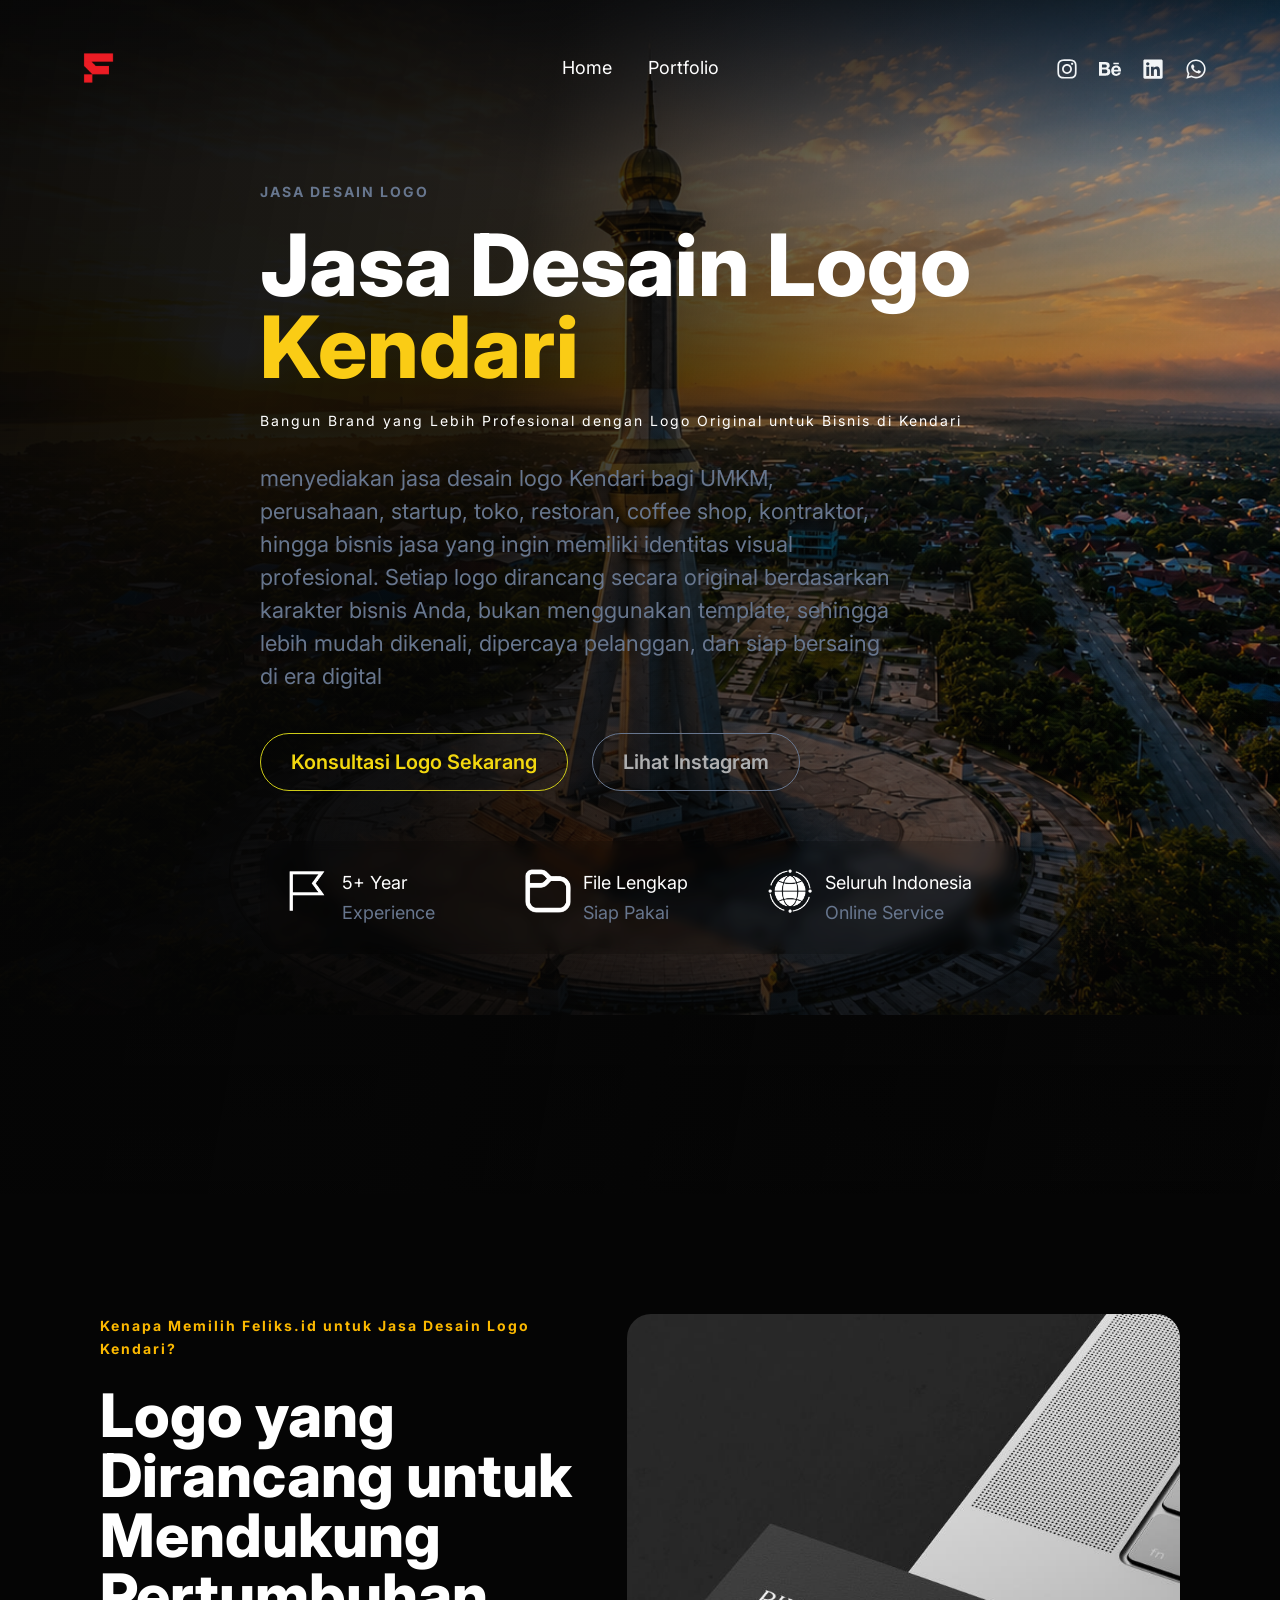
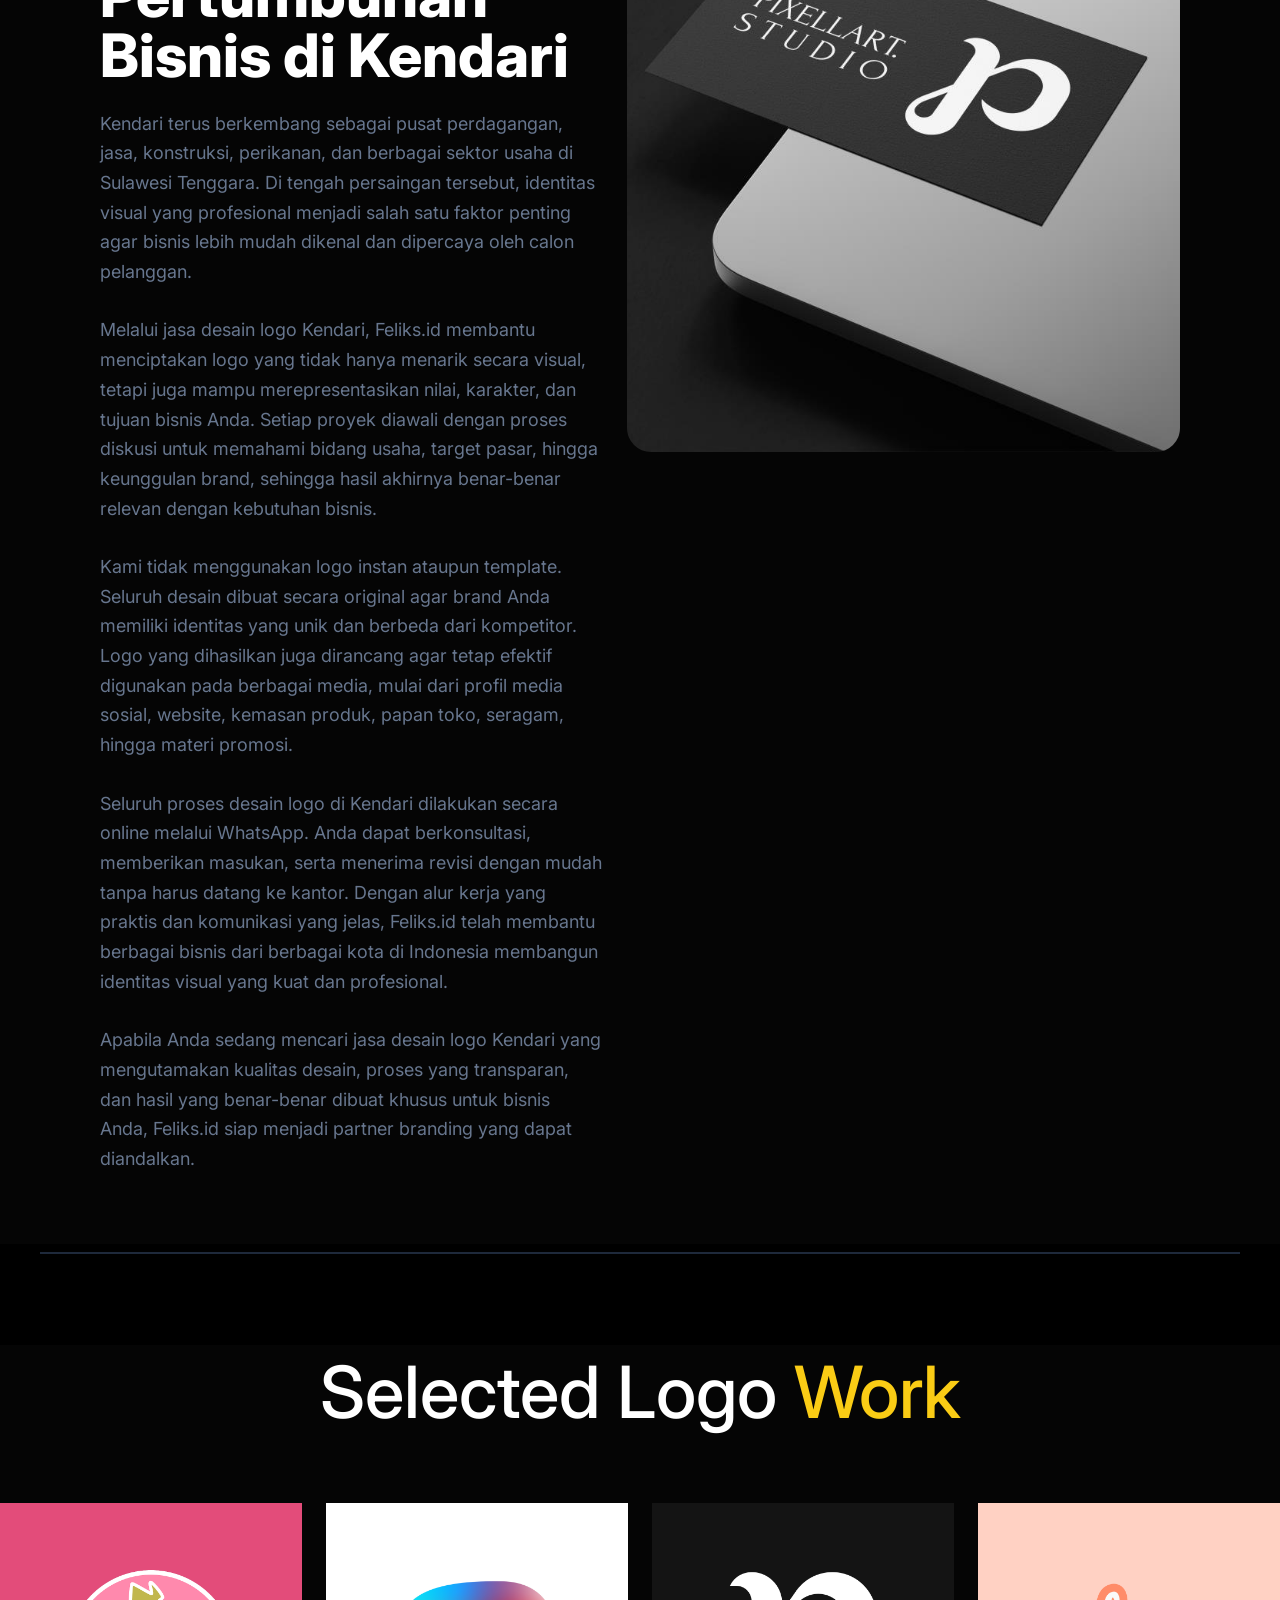
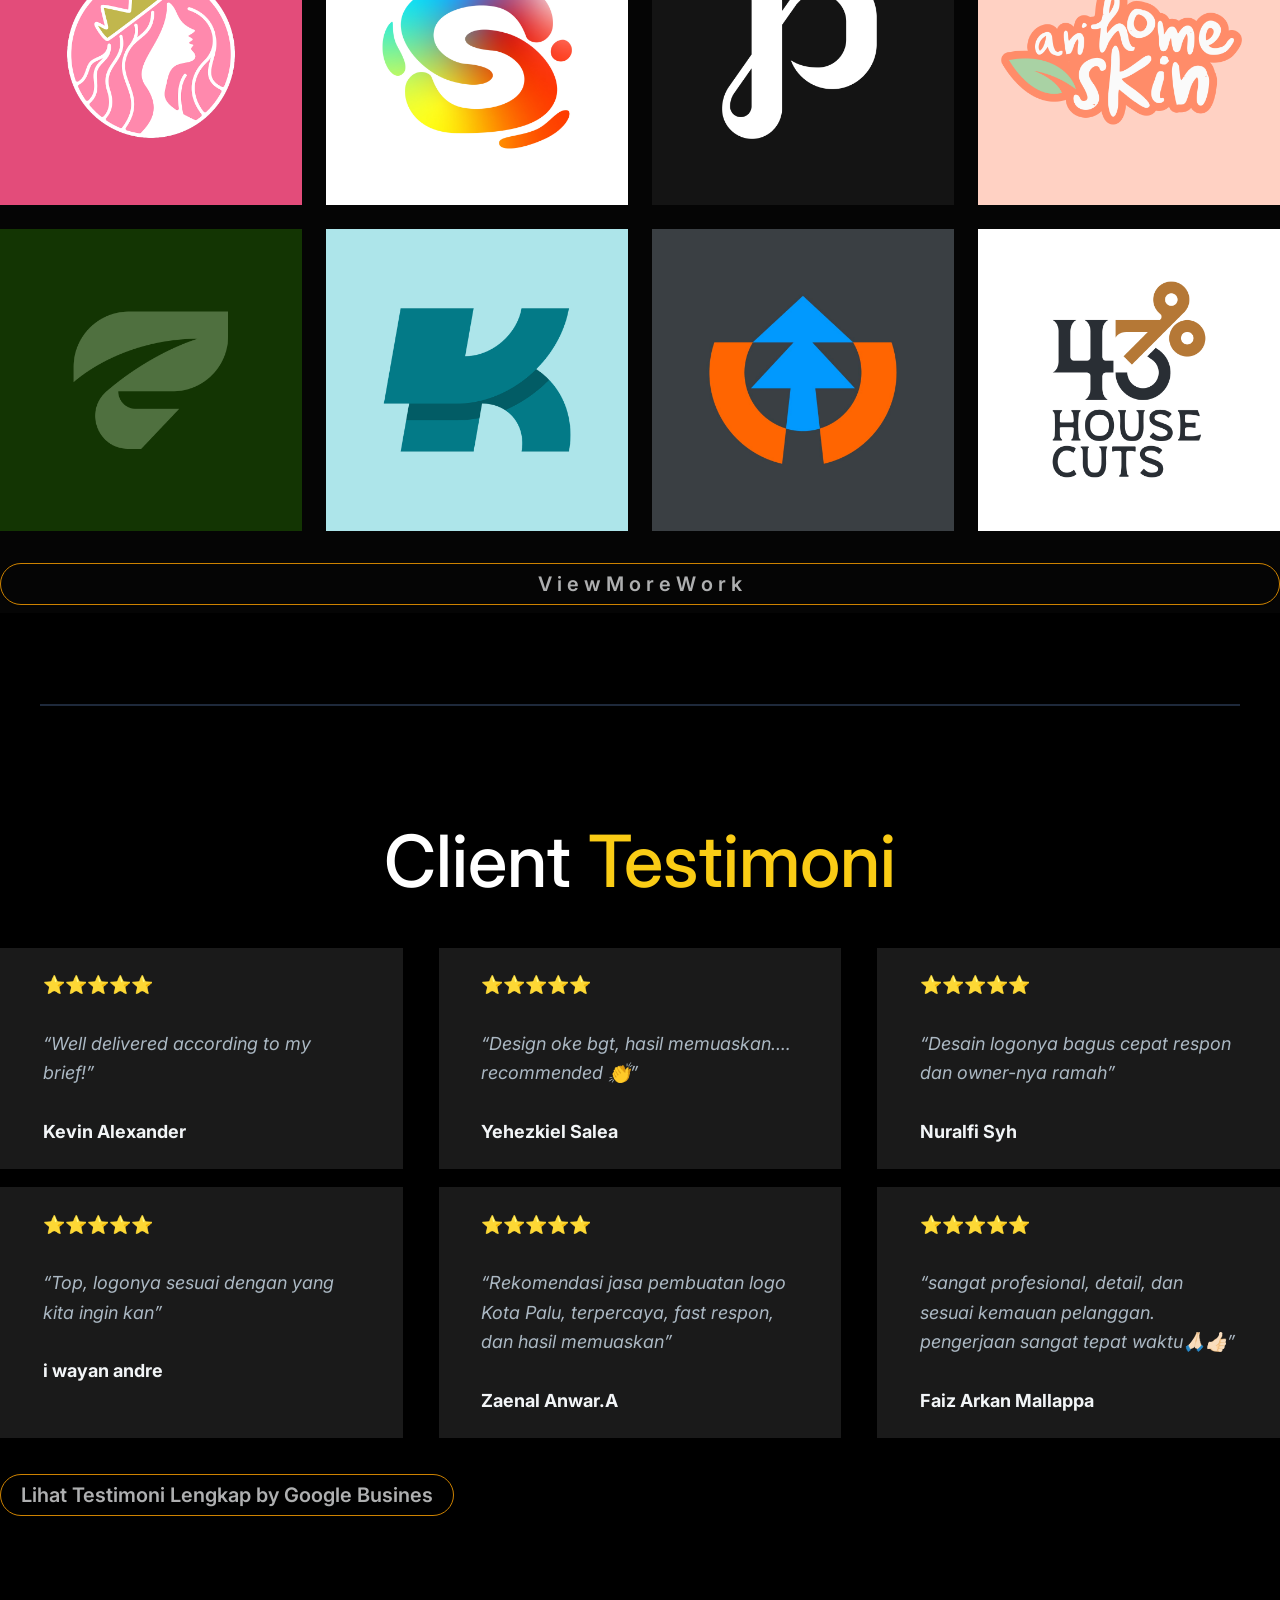
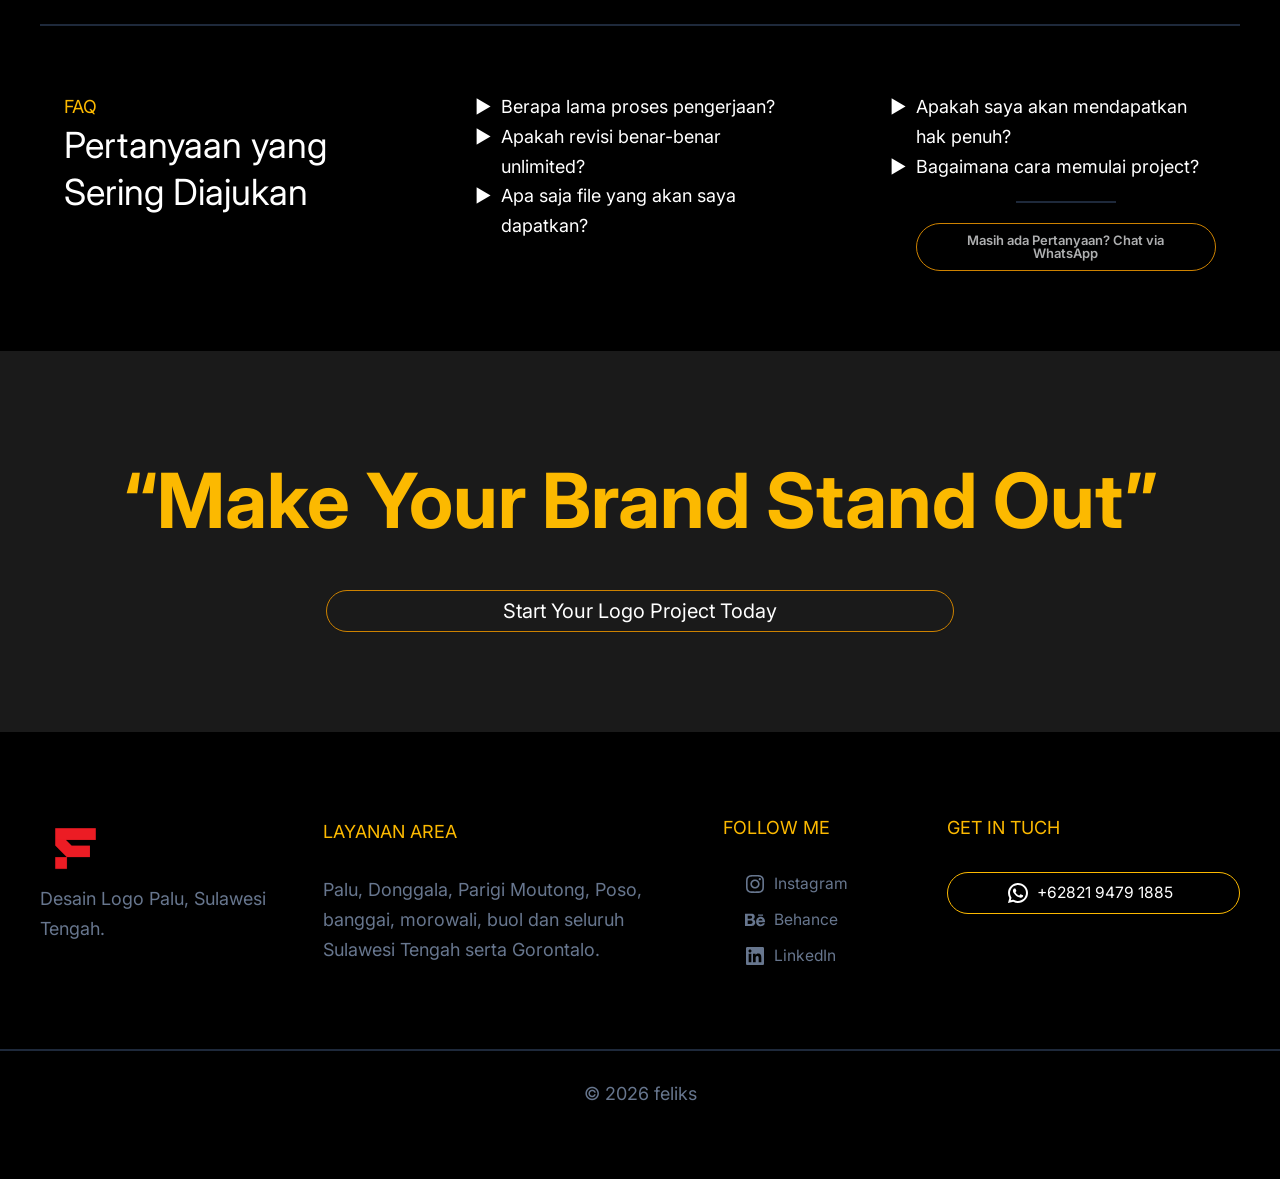
<file: jasa-desain-logo-kendari/index.html>
<!doctype html>
<html lang="id-ID">
  <!-- Mirrored from localhost/fel/index.php/jasa-desain-logo-kendari/ by HTTrack Website Copier/3.x [XR&CO'2014], Sun, 17 May 2026 13:32:42 GMT -->
  <!-- Added by HTTrack --><meta
    http-equiv="content-type"
    content="text/html;charset=UTF-8"
  /><!-- /Added by HTTrack -->
  <head>
    <meta charset="UTF-8" />
    <meta name="viewport" content="width=device-width, initial-scale=1" />

    <link rel="profile" href="https://gmpg.org/xfn/11" />
    <title>Desain Logo Kendari - Modern & Profesional | Feliks.id</title>
    <meta name="robots" content="max-image-preview:large" />
    <meta name="theme-color" content="#C40018" />

    <link rel="icon" type="image/svg+xml" href="/favicon.svg" />
    <link rel="icon" type="image/png" sizes="32x32" href="/favicon-32x32.png" />
    <link rel="apple-touch-icon" sizes="180x180" href="/apple-touch-icon.png" />
    <link rel="manifest" href="/site.webmanifest" />

    <link rel="dns-prefetch" href="http://fonts.googleapis.com/" />
    <link href="https://fonts.googleapis.com/" rel="preconnect" />
    <link
      href="https://fonts.gstatic.com/"
      crossorigin="anonymous"
      rel="preconnect"
    />
    <link
      rel="alternate"
      type="application/rss+xml"
      title="feliks &raquo; Feed"
      href="../feed/index.html"
    />
    <link
      rel="alternate"
      type="application/rss+xml"
      title="feliks &raquo; Comments Feed"
      href="../comments/feed/index.html"
    />
    <link
      rel="alternate"
      title="oEmbed (JSON)"
      type="application/json+oembed"
      href="../wp-json/oembed/1.0/embed12a0.json?url=http%3A%2F%2Flocalhost%2Ffel%2Findex.php%2Fjasa-desain-logo-kendari%2F"
    />
    <link
      rel="alternate"
      title="oEmbed (XML)"
      type="text/xml+oembed"
      href="../wp-json/oembed/1.0/embed03d2?url=http%3A%2F%2Flocalhost%2Ffel%2Findex.php%2Fjasa-desain-logo-kendari%2F&amp;format=xml"
    />
    <style id="wp-img-auto-sizes-contain-inline-css">
      img:is([sizes="auto" i], [sizes^="auto," i]) {
        contain-intrinsic-size: 3000px 1500px;
      }
      /*# sourceURL=wp-img-auto-sizes-contain-inline-css */
    </style>
    <link
      rel="stylesheet"
      id="astra-theme-css-css"
      href="../wp-content/themes/astra/assets/css/minified/main.min3940.css?ver=4.13.1"
      media="all"
    />
    <style id="astra-theme-css-inline-css">
      :root {
        --ast-post-nav-space: 0;
        --ast-container-default-xlg-padding: 2.5em;
        --ast-container-default-lg-padding: 2.5em;
        --ast-container-default-slg-padding: 2em;
        --ast-container-default-md-padding: 2.5em;
        --ast-container-default-sm-padding: 2.5em;
        --ast-container-default-xs-padding: 2.4em;
        --ast-container-default-xxs-padding: 1.8em;
        --ast-code-block-background: #eceff3;
        --ast-comment-inputs-background: #f9fafb;
        --ast-normal-container-width: 1200px;
        --ast-narrow-container-width: 750px;
        --ast-blog-title-font-weight: 600;
        --ast-blog-meta-weight: 600;
        --ast-global-color-primary: var(--ast-global-color-4);
        --ast-global-color-secondary: var(--ast-global-color-5);
        --ast-global-color-alternate-background: var(--ast-global-color-6);
        --ast-global-color-subtle-background: var(--ast-global-color-7);
        --ast-bg-style-guide: var(
          --ast-global-color-secondary,
          var(--ast-global-color-5)
        );
        --ast-shadow-style-guide: 0px 0px 4px 0 #00000057;
        --ast-global-dark-bg-style: #fff;
        --ast-global-dark-lfs: #fbfbfb;
        --ast-widget-bg-color: #fafafa;
        --ast-wc-container-head-bg-color: #fbfbfb;
        --ast-title-layout-bg: #eeeeee;
        --ast-search-border-color: #e7e7e7;
        --ast-lifter-hover-bg: #e6e6e6;
        --ast-gallery-block-color: #000;
        --srfm-color-input-label: var(--ast-global-color-2);
      }
      html {
        font-size: 112.5%;
      }
      a {
        color: var(--ast-global-color-3);
      }
      a:hover,
      a:focus {
        color: #e28700;
      }
      body,
      button,
      input,
      select,
      textarea,
      .ast-button,
      .ast-custom-button {
        font-family: "Inter", sans-serif;
        font-weight: inherit;
        font-size: 18px;
        font-size: 1rem;
        line-height: var(--ast-body-line-height, 1.65);
      }
      blockquote {
        color: var(--ast-global-color-3);
      }
      h1,
      h2,
      h3,
      h4,
      h5,
      h6,
      .entry-content :where(h1, h2, h3, h4, h5, h6),
      .site-title,
      .site-title a {
        font-family: "Inter", sans-serif;
        font-weight: 600;
      }
      .site-title {
        font-size: 35px;
        font-size: 1.9444444444444rem;
        display: none;
      }
      header .custom-logo-link img {
        max-width: 51px;
        width: 51px;
      }
      .astra-logo-svg {
        width: 51px;
      }
      .site-header .site-description {
        font-size: 15px;
        font-size: 0.83333333333333rem;
        display: none;
      }
      .entry-title {
        font-size: 20px;
        font-size: 1.1111111111111rem;
      }
      .ast-blog-single-element.ast-taxonomy-container a {
        font-size: 14px;
        font-size: 0.77777777777778rem;
      }
      .ast-blog-meta-container {
        font-size: 13px;
        font-size: 0.72222222222222rem;
      }
      .archive .ast-article-post .ast-article-inner,
      .blog .ast-article-post .ast-article-inner,
      .archive .ast-article-post .ast-article-inner:hover,
      .blog .ast-article-post .ast-article-inner:hover {
        border-top-left-radius: 6px;
        border-top-right-radius: 6px;
        border-bottom-right-radius: 6px;
        border-bottom-left-radius: 6px;
        overflow: hidden;
      }
      h1,
      .entry-content :where(h1) {
        font-size: 64px;
        font-size: 3.5555555555556rem;
        font-weight: 600;
        font-family: "Inter", sans-serif;
        line-height: 1.4em;
      }
      h2,
      .entry-content :where(h2) {
        font-size: 48px;
        font-size: 2.6666666666667rem;
        font-weight: 500;
        font-family: "Inter", sans-serif;
        line-height: 1.3em;
      }
      h3,
      .entry-content :where(h3) {
        font-size: 24px;
        font-size: 1.3333333333333rem;
        font-weight: 500;
        font-family: "Inter", sans-serif;
        line-height: 1.3em;
      }
      h4,
      .entry-content :where(h4) {
        font-size: 20px;
        font-size: 1.1111111111111rem;
        line-height: 1.2em;
        font-weight: 600;
        font-family: "Inter", sans-serif;
      }
      h5,
      .entry-content :where(h5) {
        font-size: 18px;
        font-size: 1rem;
        line-height: 1.2em;
        font-weight: 600;
        font-family: "Inter", sans-serif;
      }
      h6,
      .entry-content :where(h6) {
        font-size: 15px;
        font-size: 0.83333333333333rem;
        line-height: 1.25em;
        font-weight: 600;
        font-family: "Inter", sans-serif;
      }
      ::selection {
        background-color: var(--ast-global-color-0);
        color: #ffffff;
      }
      body,
      h1,
      h2,
      h3,
      h4,
      h5,
      h6,
      .entry-title a,
      .entry-content :where(h1, h2, h3, h4, h5, h6) {
        color: var(--ast-global-color-3);
      }
      .tagcloud a:hover,
      .tagcloud a:focus,
      .tagcloud a.current-item {
        color: #ffffff;
        border-color: var(--ast-global-color-3);
        background-color: var(--ast-global-color-3);
      }
      input:focus,
      input[type="text"]:focus,
      input[type="email"]:focus,
      input[type="url"]:focus,
      input[type="password"]:focus,
      input[type="reset"]:focus,
      input[type="search"]:focus,
      textarea:focus {
        border-color: var(--ast-global-color-3);
      }
      input[type="radio"]:checked,
      input[type="reset"],
      input[type="checkbox"]:checked,
      input[type="checkbox"]:hover:checked,
      input[type="checkbox"]:focus:checked,
      input[type="range"]::-webkit-slider-thumb {
        border-color: var(--ast-global-color-3);
        background-color: var(--ast-global-color-3);
        box-shadow: none;
      }
      .site-footer a:hover + .post-count,
      .site-footer a:focus + .post-count {
        background: var(--ast-global-color-3);
        border-color: var(--ast-global-color-3);
      }
      .single .nav-links .nav-previous,
      .single .nav-links .nav-next {
        color: var(--ast-global-color-3);
      }
      .entry-meta,
      .entry-meta * {
        line-height: 1.45;
        color: var(--ast-global-color-3);
        font-weight: 600;
      }
      .entry-meta a:not(.ast-button):hover,
      .entry-meta a:not(.ast-button):hover *,
      .entry-meta a:not(.ast-button):focus,
      .entry-meta a:not(.ast-button):focus *,
      .page-links > .page-link,
      .page-links .page-link:hover,
      .post-navigation a:hover {
        color: #e28700;
      }
      #cat option,
      .secondary .calendar_wrap thead a,
      .secondary .calendar_wrap thead a:visited {
        color: var(--ast-global-color-3);
      }
      .secondary .calendar_wrap #today,
      .ast-progress-val span {
        background: var(--ast-global-color-3);
      }
      .secondary a:hover + .post-count,
      .secondary a:focus + .post-count {
        background: var(--ast-global-color-3);
        border-color: var(--ast-global-color-3);
      }
      .calendar_wrap #today > a {
        color: #ffffff;
      }
      .page-links .page-link,
      .single .post-navigation a {
        color: var(--ast-global-color-3);
      }
      .ast-search-menu-icon .search-form button.search-submit {
        padding: 0 4px;
      }
      .ast-search-menu-icon form.search-form {
        padding-right: 0;
      }
      .ast-header-search .ast-search-menu-icon.ast-dropdown-active .search-form,
      .ast-header-search
        .ast-search-menu-icon.ast-dropdown-active
        .search-field:focus {
        transition: all 0.2s;
      }
      .search-form input.search-field:focus {
        outline: none;
      }
      .ast-mobile-header-content
        .ast-builder-layout-element:not(.ast-builder-menu):not(
          .ast-header-divider-element
        ),
      .ast-mobile-popup-content
        .ast-builder-layout-element:not(.ast-builder-menu):not(
          .ast-header-divider-element
        ) {
        padding: 15px 20px;
      }
      .ast-search-menu-icon .search-form button.search-submit:focus,
      .ast-theme-transparent-header
        .ast-header-search
        .ast-dropdown-active
        .ast-icon,
      .ast-theme-transparent-header
        .ast-inline-search
        .search-field:focus
        .ast-icon {
        color: var(--ast-global-color-1);
      }
      .ast-desktop .ast-header-search .slide-search .search-form {
        border: 2px solid var(--ast-global-color-0);
      }
      .ast-header-search .slide-search .search-field {
        background-color: var(--ast-global-dark-bg-style);
      }
      .ast-archive-title {
        color: var(--ast-global-color-2);
      }
      .widget-title {
        font-size: 25px;
        font-size: 1.3888888888889rem;
        color: var(--ast-global-color-2);
      }
      .ast-single-post .entry-content a,
      .ast-comment-content a:not(.ast-comment-edit-reply-wrap a) {
        text-decoration: underline;
      }
      .ast-single-post .entry-content .uagb-tab a,
      .ast-single-post .entry-content .uagb-ifb-cta a,
      .ast-single-post .entry-content .uabb-module-content a,
      .ast-single-post .entry-content .uagb-post-grid a,
      .ast-single-post .entry-content .uagb-timeline a,
      .ast-single-post .entry-content .uagb-toc__wrap a,
      .ast-single-post .entry-content .uagb-taxomony-box a,
      .entry-content .wp-block-latest-posts > li > a,
      .ast-single-post .entry-content .wp-block-file__button,
      a.ast-post-filter-single,
      .ast-single-post .ast-comment-content .comment-reply-link,
      .ast-single-post .ast-comment-content .comment-edit-link {
        text-decoration: none;
      }
      .ast-search-menu-icon.slide-search a:focus-visible:focus-visible,
      .astra-search-icon:focus-visible,
      #close:focus-visible,
      a:focus-visible,
      .ast-menu-toggle:focus-visible,
      .site .skip-link:focus-visible,
      .wp-block-loginout input:focus-visible,
      .wp-block-search.wp-block-search__button-inside
        .wp-block-search__inside-wrapper,
      .ast-header-navigation-arrow:focus-visible,
      .ast-orders-table__row .ast-orders-table__cell:focus-visible,
      a#ast-apply-coupon:focus-visible,
      #ast-apply-coupon:focus-visible,
      #close:focus-visible,
      .button.search-submit:focus-visible,
      #search_submit:focus,
      .normal-search:focus-visible,
      .ast-header-account-wrap:focus-visible,
      .astra-cart-drawer-close:focus,
      .ast-single-variation:focus,
      .ast-button:focus,
      .ast-builder-button-wrap:has(.ast-custom-button-link:focus),
      .ast-builder-button-wrap .ast-custom-button-link:focus {
        outline-style: dotted;
        outline-color: inherit;
        outline-width: thin;
      }
      input:focus,
      input[type="text"]:focus,
      input[type="email"]:focus,
      input[type="url"]:focus,
      input[type="password"]:focus,
      input[type="reset"]:focus,
      input[type="search"]:focus,
      input[type="number"]:focus,
      textarea:focus,
      .wp-block-search__input:focus,
      [data-section="section-header-mobile-trigger"]
        .ast-button-wrap
        .ast-mobile-menu-trigger-minimal:focus,
      .ast-mobile-popup-drawer.active .menu-toggle-close:focus,
      #ast-scroll-top:focus,
      #coupon_code:focus,
      #ast-coupon-code:focus {
        border-style: dotted;
        border-color: inherit;
        border-width: thin;
      }
      input {
        outline: none;
      }
      .site-logo-img img {
        transition: all 0.2s linear;
      }
      body .ast-oembed-container * {
        position: absolute;
        top: 0;
        width: 100%;
        height: 100%;
        left: 0;
      }
      body .wp-block-embed-pocket-casts .ast-oembed-container * {
        position: unset;
      }
      .ast-single-post-featured-section + article {
        margin-top: 2em;
      }
      .site-content .ast-single-post-featured-section img {
        width: 100%;
        overflow: hidden;
        object-fit: cover;
      }
      .ast-separate-container
        .site-content
        .ast-single-post-featured-section
        + article {
        margin-top: -80px;
        z-index: 9;
        position: relative;
        border-radius: 4px;
      }
      @media (min-width: 922px) {
        .ast-no-sidebar .site-content .ast-article-image-container--wide {
          margin-left: -120px;
          margin-right: -120px;
          max-width: unset;
          width: unset;
        }
        .ast-left-sidebar .site-content .ast-article-image-container--wide,
        .ast-right-sidebar .site-content .ast-article-image-container--wide {
          margin-left: -10px;
          margin-right: -10px;
        }
        .site-content .ast-article-image-container--full {
          margin-left: calc(-50vw + 50%);
          margin-right: calc(-50vw + 50%);
          max-width: 100vw;
          width: 100vw;
        }
        .ast-left-sidebar .site-content .ast-article-image-container--full,
        .ast-right-sidebar .site-content .ast-article-image-container--full {
          margin-left: -10px;
          margin-right: -10px;
          max-width: inherit;
          width: auto;
        }
      }
      .site > .ast-single-related-posts-container {
        margin-top: 0;
      }
      @media (min-width: 922px) {
        .ast-desktop .ast-container--narrow {
          max-width: var(--ast-narrow-container-width);
          margin: 0 auto;
        }
      }
      input[type="text"],
      input[type="number"],
      input[type="email"],
      input[type="url"],
      input[type="password"],
      input[type="search"],
      input[type="reset"],
      input[type="tel"],
      input[type="date"],
      select,
      textarea {
        font-size: 16px;
        font-style: normal;
        font-weight: 400;
        line-height: 24px;
        width: 100%;
        padding: 12px 16px;
        border-radius: 4px;
        box-shadow: 0px 1px 2px 0px rgba(0, 0, 0, 0.05);
        color: var(--ast-form-input-text, #475569);
      }
      input[type="text"],
      input[type="number"],
      input[type="email"],
      input[type="url"],
      input[type="password"],
      input[type="search"],
      input[type="reset"],
      input[type="tel"],
      input[type="date"],
      select {
        height: 40px;
      }
      input[type="date"] {
        border-width: 1px;
        border-style: solid;
        border-color: var(--ast-border-color);
        background: var(
          --ast-global-color-secondary,
          var(--ast-global-color-5)
        );
      }
      input[type="text"]:focus,
      input[type="number"]:focus,
      input[type="email"]:focus,
      input[type="url"]:focus,
      input[type="password"]:focus,
      input[type="search"]:focus,
      input[type="reset"]:focus,
      input[type="tel"]:focus,
      input[type="date"]:focus,
      select:focus,
      textarea:focus {
        border-color: #046bd2;
        box-shadow: none;
        outline: none;
        color: var(--ast-form-input-focus-text, #475569);
      }
      label,
      legend {
        color: var(--ast-global-color-2, #111827);
        font-size: 14px;
        font-style: normal;
        font-weight: 500;
        line-height: 20px;
      }
      select {
        padding: 6px 10px;
      }
      fieldset {
        padding: 30px;
        border-radius: 4px;
      }
      button,
      .ast-button,
      .button,
      input[type="button"],
      input[type="reset"],
      input[type="submit"],
      a:where(.wp-block-button__link) {
        border-radius: 4px;
        box-shadow: 0px 1px 2px 0px rgba(0, 0, 0, 0.05);
      }
      :root {
        --ast-comment-inputs-background: #fff;
      }
      ::placeholder {
        color: var(--ast-form-field-color, #9ca3af);
      }
      ::-ms-input-placeholder {
        color: var(--ast-form-field-color, #9ca3af);
      }
      @media (max-width: 921.9px) {
        #ast-desktop-header {
          display: none;
        }
      }
      @media (min-width: 922px) {
        #ast-mobile-header {
          display: none;
        }
      }
      .wp-block-buttons.aligncenter {
        justify-content: center;
      }
      @media (max-width: 921px) {
        .ast-theme-transparent-header #primary,
        .ast-theme-transparent-header #secondary {
          padding: 0;
        }
      }
      @media (max-width: 921px) {
        .ast-plain-container.ast-no-sidebar #primary {
          padding: 0;
        }
      }
      .ast-plain-container.ast-no-sidebar #primary {
        margin-top: 0;
        margin-bottom: 0;
      }
      .wp-block-button.is-style-outline .wp-block-button__link {
        border-color: #cecb18;
        border-top-width: 1px;
        border-right-width: 1px;
        border-bottom-width: 1px;
        border-left-width: 1px;
      }
      div.wp-block-button.is-style-outline
        > .wp-block-button__link:not(.has-text-color),
      div.wp-block-button.wp-block-button__link.is-style-outline:not(
          .has-text-color
        ) {
        color: #cecb18;
      }
      .wp-block-button.is-style-outline .wp-block-button__link:hover,
      .wp-block-buttons
        .wp-block-button.is-style-outline
        .wp-block-button__link:focus,
      .wp-block-buttons
        .wp-block-button.is-style-outline
        > .wp-block-button__link:not(.has-text-color):hover,
      .wp-block-buttons
        .wp-block-button.wp-block-button__link.is-style-outline:not(
          .has-text-color
        ):hover {
        color: var(--ast-global-color-2);
        background-color: #ffba00;
        border-color: #ffba00;
      }
      .post-page-numbers.current .page-link,
      .ast-pagination .page-numbers.current {
        color: #ffffff;
        border-color: var(--ast-global-color-0);
        background-color: var(--ast-global-color-0);
      }
      .wp-block-button.is-style-outline .wp-block-button__link {
        border-top-width: 1px;
        border-right-width: 1px;
        border-bottom-width: 1px;
        border-left-width: 1px;
      }
      .wp-block-buttons
        .wp-block-button.is-style-outline
        .wp-block-button__link.wp-element-button,
      .ast-outline-button,
      .wp-block-uagb-buttons-child .uagb-buttons-repeater.ast-outline-button {
        border-color: #cd8200;
        border-top-width: 1px;
        border-right-width: 1px;
        border-bottom-width: 1px;
        border-left-width: 1px;
        font-family: inherit;
        font-weight: 600;
        font-size: 20px;
        font-size: 1.1111111111111rem;
        line-height: 1em;
        padding-top: 10px;
        padding-right: 20px;
        padding-bottom: 10px;
        padding-left: 20px;
        border-top-left-radius: 30px;
        border-top-right-radius: 30px;
        border-bottom-right-radius: 30px;
        border-bottom-left-radius: 30px;
      }
      .wp-block-buttons
        .wp-block-button.is-style-outline
        > .wp-block-button__link:not(.has-text-color),
      .wp-block-buttons
        .wp-block-button.wp-block-button__link.is-style-outline:not(
          .has-text-color
        ),
      .ast-outline-button {
        color: #aeafb0;
      }
      .wp-block-button.is-style-outline .wp-block-button__link:hover,
      .wp-block-buttons
        .wp-block-button.is-style-outline
        .wp-block-button__link:focus,
      .wp-block-buttons
        .wp-block-button.is-style-outline
        > .wp-block-button__link:not(.has-text-color):hover,
      .wp-block-buttons
        .wp-block-button.wp-block-button__link.is-style-outline:not(
          .has-text-color
        ):hover,
      .ast-outline-button:hover,
      .ast-outline-button:focus,
      .wp-block-uagb-buttons-child
        .uagb-buttons-repeater.ast-outline-button:hover,
      .wp-block-uagb-buttons-child
        .uagb-buttons-repeater.ast-outline-button:focus {
        color: var(--ast-global-color-8);
        background-color: #f5ba07;
        border-color: #ffba00;
      }
      .ast-single-post .entry-content a.ast-outline-button,
      .ast-single-post
        .entry-content
        .is-style-outline
        > .wp-block-button__link {
        text-decoration: none;
      }
      .wp-block-button
        .wp-block-button__link.wp-element-button.is-style-outline:not(
          .has-background
        ),
      .wp-block-button.is-style-outline
        > .wp-block-button__link.wp-element-button:not(.has-background),
      .ast-outline-button {
        background-color: transparent;
      }
      .uagb-buttons-repeater.ast-outline-button {
        border-radius: 9999px;
      }
      .entry-content[data-ast-blocks-layout] > figure {
        margin-bottom: 1em;
      }
      h1.widget-title {
        font-weight: 600;
      }
      h2.widget-title {
        font-weight: 500;
      }
      h3.widget-title {
        font-weight: 500;
      }
      #page {
        display: flex;
        flex-direction: column;
        min-height: 100vh;
      }
      .ast-404-layout-1 h1.page-title {
        color: var(--ast-global-color-2);
      }
      .single .post-navigation a {
        line-height: 1em;
        height: inherit;
      }
      .error-404 .page-sub-title {
        font-size: 1.5rem;
        font-weight: inherit;
      }
      .search .site-content .content-area .search-form {
        margin-bottom: 0;
      }
      #page .site-content {
        flex-grow: 1;
      }
      .widget {
        margin-bottom: 1.25em;
      }
      #secondary li {
        line-height: 1.5em;
      }
      #secondary .wp-block-group h2 {
        margin-bottom: 0.7em;
      }
      #secondary h2 {
        font-size: 1.7rem;
      }
      .ast-separate-container .ast-article-post,
      .ast-separate-container .ast-article-single,
      .ast-separate-container .comment-respond {
        padding: 3em;
      }
      .ast-separate-container .ast-article-single .ast-article-single {
        padding: 0;
      }
      .ast-article-single .wp-block-post-template-is-layout-grid {
        padding-left: 0;
      }
      .ast-separate-container .comments-title,
      .ast-narrow-container .comments-title {
        padding: 1.5em 2em;
      }
      .ast-page-builder-template .comment-form-textarea,
      .ast-comment-formwrap .ast-grid-common-col {
        padding: 0;
      }
      .ast-comment-formwrap {
        padding: 0;
        display: inline-flex;
        column-gap: 20px;
        width: 100%;
        margin-left: 0;
        margin-right: 0;
      }
      .comments-area textarea#comment:focus,
      .comments-area textarea#comment:active,
      .comments-area .ast-comment-formwrap input[type="text"]:focus,
      .comments-area .ast-comment-formwrap input[type="text"]:active {
        box-shadow: none;
        outline: none;
      }
      .archive.ast-page-builder-template .entry-header {
        margin-top: 2em;
      }
      .ast-page-builder-template .ast-comment-formwrap {
        width: 100%;
      }
      .entry-title {
        margin-bottom: 0.6em;
      }
      .ast-archive-description p {
        font-size: inherit;
        font-weight: inherit;
        line-height: inherit;
      }
      .ast-separate-container .ast-comment-list li.depth-1,
      .hentry {
        margin-bottom: 1.5em;
      }
      .site-content section.ast-archive-description {
        margin-bottom: 2em;
      }
      @media (min-width: 921px) {
        .ast-left-sidebar.ast-page-builder-template #secondary,
        .archive.ast-right-sidebar.ast-page-builder-template .site-main {
          padding-left: 20px;
          padding-right: 20px;
        }
      }
      @media (max-width: 544px) {
        .ast-comment-formwrap.ast-row {
          column-gap: 10px;
          display: inline-block;
        }
        #ast-commentform .ast-grid-common-col {
          position: relative;
          width: 100%;
        }
      }
      @media (min-width: 1201px) {
        .ast-separate-container .ast-article-post,
        .ast-separate-container .ast-article-single,
        .ast-separate-container .ast-author-box,
        .ast-separate-container .ast-404-layout-1,
        .ast-separate-container .no-results {
          padding: 3em;
        }
      }
      @media (max-width: 921px) {
        .ast-left-sidebar #content > .ast-container {
          display: flex;
          flex-direction: column-reverse;
          width: 100%;
        }
      }
      @media (min-width: 922px) {
        .ast-separate-container.ast-right-sidebar #primary,
        .ast-separate-container.ast-left-sidebar #primary {
          border: 0;
        }
        .search-no-results.ast-separate-container #primary {
          margin-bottom: 4em;
        }
      }
      .wp-block-button .wp-block-button__link {
        color: #f3d80f;
      }
      .wp-block-button .wp-block-button__link:hover,
      .wp-block-button .wp-block-button__link:focus {
        color: var(--ast-global-color-2);
        background-color: #ffba00;
        border-color: #ffba00;
      }
      .wp-block-button .wp-block-button__link,
      .wp-block-search .wp-block-search__button,
      body .wp-block-file .wp-block-file__button {
        border-style: solid;
        border-top-width: 1px;
        border-right-width: 1px;
        border-left-width: 1px;
        border-bottom-width: 1px;
        border-color: #cecb18;
        background-color: transparent;
        color: #f3d80f;
        font-family: inherit;
        font-weight: 600;
        line-height: 1em;
        font-size: 20px;
        font-size: 1.1111111111111rem;
        border-top-left-radius: 3px;
        border-top-right-radius: 3px;
        border-bottom-right-radius: 3px;
        border-bottom-left-radius: 3px;
        padding-top: 10px;
        padding-right: 20px;
        padding-bottom: 10px;
        padding-left: 20px;
      }
      .ast-single-post .entry-content .wp-block-button .wp-block-button__link,
      .ast-single-post .entry-content .wp-block-search .wp-block-search__button,
      body .entry-content .wp-block-file .wp-block-file__button {
        text-decoration: none;
      }
      .menu-toggle,
      button,
      .ast-button,
      .ast-custom-button,
      .button,
      input#submit,
      input[type="button"],
      input[type="submit"],
      input[type="reset"],
      #comments .submit,
      .search .search-submit,
      form[CLASS*="wp-block-search__"].wp-block-search
        .wp-block-search__inside-wrapper
        .wp-block-search__button,
      body .wp-block-file .wp-block-file__button,
      .search .search-submit {
        border-style: solid;
        border-top-width: 1px;
        border-right-width: 1px;
        border-left-width: 1px;
        border-bottom-width: 1px;
        color: #f3d80f;
        border-color: #cecb18;
        background-color: transparent;
        padding-top: 10px;
        padding-right: 20px;
        padding-bottom: 10px;
        padding-left: 20px;
        font-family: inherit;
        font-weight: 600;
        font-size: 20px;
        font-size: 1.1111111111111rem;
        line-height: 1em;
        border-top-left-radius: 3px;
        border-top-right-radius: 3px;
        border-bottom-right-radius: 3px;
        border-bottom-left-radius: 3px;
      }
      button:focus,
      .menu-toggle:hover,
      button:hover,
      .ast-button:hover,
      .ast-custom-button:hover .button:hover,
      .ast-custom-button:hover,
      input[type="reset"]:hover,
      input[type="reset"]:focus,
      input#submit:hover,
      input#submit:focus,
      input[type="button"]:hover,
      input[type="button"]:focus,
      input[type="submit"]:hover,
      input[type="submit"]:focus,
      form[CLASS*="wp-block-search__"].wp-block-search
        .wp-block-search__inside-wrapper
        .wp-block-search__button:hover,
      form[CLASS*="wp-block-search__"].wp-block-search
        .wp-block-search__inside-wrapper
        .wp-block-search__button:focus,
      body .wp-block-file .wp-block-file__button:hover,
      body .wp-block-file .wp-block-file__button:focus {
        color: var(--ast-global-color-2);
        background-color: #ffba00;
        border-color: #ffba00;
      }
      form[CLASS*="wp-block-search__"].wp-block-search
        .wp-block-search__inside-wrapper
        .wp-block-search__button.has-icon {
        padding-top: calc(10px - 3px);
        padding-right: calc(20px - 3px);
        padding-bottom: calc(10px - 3px);
        padding-left: calc(20px - 3px);
      }
      @media (max-width: 921px) {
        .ast-mobile-header-stack .main-header-bar .ast-search-menu-icon {
          display: inline-block;
        }
        .ast-header-break-point.ast-header-custom-item-outside
          .ast-mobile-header-stack
          .main-header-bar
          .ast-search-icon {
          margin: 0;
        }
        .ast-comment-avatar-wrap img {
          max-width: 2.5em;
        }
        .ast-comment-meta {
          padding: 0 1.8888em 1.3333em;
        }
      }
      @media (min-width: 544px) {
        .ast-container {
          max-width: 100%;
        }
      }
      @media (max-width: 544px) {
        .ast-separate-container .ast-article-post,
        .ast-separate-container .ast-article-single,
        .ast-separate-container .comments-title,
        .ast-separate-container .ast-archive-description {
          padding: 1.5em 1em;
        }
        .ast-separate-container #content .ast-container {
          padding-left: 0.54em;
          padding-right: 0.54em;
        }
        .ast-separate-container .ast-comment-list .bypostauthor {
          padding: 0.5em;
        }
        .ast-search-menu-icon.ast-dropdown-active .search-field {
          width: 170px;
        }
      }
      #ast-mobile-header .ast-site-header-cart-li a {
        pointer-events: none;
      }
      .ast-separate-container {
        background-color: var(--ast-global-color-8);
        background-image: none;
      }
      @media (max-width: 921px) {
        .site-title {
          display: none;
        }
        .site-header .site-description {
          display: none;
        }
      }
      @media (max-width: 544px) {
        .site-title {
          display: none;
        }
        .site-header .site-description {
          display: none;
        }
      }
      @media (max-width: 921px) {
        html {
          font-size: 102.6%;
        }
      }
      @media (max-width: 544px) {
        html {
          font-size: 102.6%;
        }
      }
      @media (min-width: 922px) {
        .ast-container {
          max-width: 1240px;
        }
      }
      @media (min-width: 922px) {
        .site-content .ast-container {
          display: flex;
        }
      }
      @media (max-width: 921px) {
        .site-content .ast-container {
          flex-direction: column;
        }
      }
      .entry-content :where(h1, h2, h3, h4, h5, h6) {
        clear: none;
      }
      @media (min-width: 922px) {
        .main-header-menu
          .sub-menu
          .menu-item.ast-left-align-sub-menu:hover
          > .sub-menu,
        .main-header-menu
          .sub-menu
          .menu-item.ast-left-align-sub-menu.focus
          > .sub-menu {
          margin-left: -0px;
        }
      }
      .entry-content li > p {
        margin-bottom: 0;
      }
      .site .comments-area {
        padding-bottom: 2em;
        margin-top: 2em;
      }
      .wp-block-file {
        display: flex;
        align-items: center;
        flex-wrap: wrap;
        justify-content: space-between;
      }
      .wp-block-pullquote {
        border: none;
      }
      .wp-block-pullquote blockquote::before {
        content: "\201D";
        font-family: "Helvetica", sans-serif;
        display: flex;
        transform: rotate(180deg);
        font-size: 6rem;
        font-style: normal;
        line-height: 1;
        font-weight: bold;
        align-items: center;
        justify-content: center;
      }
      .has-text-align-right > blockquote::before {
        justify-content: flex-start;
      }
      .has-text-align-left > blockquote::before {
        justify-content: flex-end;
      }
      figure.wp-block-pullquote.is-style-solid-color blockquote {
        max-width: 100%;
        text-align: inherit;
      }
      :root {
        --wp--custom--ast-default-block-top-padding: 100px;
        --wp--custom--ast-default-block-right-padding: 80px;
        --wp--custom--ast-default-block-bottom-padding: 100px;
        --wp--custom--ast-default-block-left-padding: 80px;
        --wp--custom--ast-container-width: 1200px;
        --wp--custom--ast-content-width-size: 1200px;
        --wp--custom--ast-wide-width-size: calc(
          1200px + var(--wp--custom--ast-default-block-left-padding) +
            var(--wp--custom--ast-default-block-right-padding)
        );
      }
      .ast-narrow-container {
        --wp--custom--ast-content-width-size: 750px;
        --wp--custom--ast-wide-width-size: 750px;
      }
      @media (max-width: 921px) {
        :root {
          --wp--custom--ast-default-block-top-padding: 50px;
          --wp--custom--ast-default-block-right-padding: 50px;
          --wp--custom--ast-default-block-bottom-padding: 50px;
          --wp--custom--ast-default-block-left-padding: 50px;
        }
      }
      @media (max-width: 544px) {
        :root {
          --wp--custom--ast-default-block-top-padding: 50px;
          --wp--custom--ast-default-block-right-padding: 30px;
          --wp--custom--ast-default-block-bottom-padding: 50px;
          --wp--custom--ast-default-block-left-padding: 30px;
        }
      }
      .entry-content > .wp-block-group,
      .entry-content > .wp-block-cover,
      .entry-content > .wp-block-columns {
        padding-top: var(--wp--custom--ast-default-block-top-padding);
        padding-right: var(--wp--custom--ast-default-block-right-padding);
        padding-bottom: var(--wp--custom--ast-default-block-bottom-padding);
        padding-left: var(--wp--custom--ast-default-block-left-padding);
      }
      .ast-plain-container.ast-no-sidebar .entry-content > .alignfull,
      .ast-page-builder-template .ast-no-sidebar .entry-content > .alignfull {
        margin-left: calc(-50vw + 50%);
        margin-right: calc(-50vw + 50%);
        max-width: 100vw;
        width: 100vw;
      }
      .ast-plain-container.ast-no-sidebar .entry-content .alignfull .alignfull,
      .ast-page-builder-template.ast-no-sidebar
        .entry-content
        .alignfull
        .alignfull,
      .ast-plain-container.ast-no-sidebar .entry-content .alignfull .alignwide,
      .ast-page-builder-template.ast-no-sidebar
        .entry-content
        .alignfull
        .alignwide,
      .ast-plain-container.ast-no-sidebar .entry-content .alignwide .alignfull,
      .ast-page-builder-template.ast-no-sidebar
        .entry-content
        .alignwide
        .alignfull,
      .ast-plain-container.ast-no-sidebar .entry-content .alignwide .alignwide,
      .ast-page-builder-template.ast-no-sidebar
        .entry-content
        .alignwide
        .alignwide,
      .ast-plain-container.ast-no-sidebar
        .entry-content
        .wp-block-column
        .alignfull,
      .ast-page-builder-template.ast-no-sidebar
        .entry-content
        .wp-block-column
        .alignfull,
      .ast-plain-container.ast-no-sidebar
        .entry-content
        .wp-block-column
        .alignwide,
      .ast-page-builder-template.ast-no-sidebar
        .entry-content
        .wp-block-column
        .alignwide {
        margin-left: auto;
        margin-right: auto;
        width: 100%;
      }
      [data-ast-blocks-layout] .wp-block-separator:not(.is-style-dots) {
        height: 0;
      }
      [data-ast-blocks-layout] .wp-block-separator {
        margin: 20px auto;
      }
      [data-ast-blocks-layout]
        .wp-block-separator:not(.is-style-wide):not(.is-style-dots) {
        max-width: 100px;
      }
      [data-ast-blocks-layout] .wp-block-separator.has-background {
        padding: 0;
      }
      .entry-content[data-ast-blocks-layout] > * {
        max-width: var(--wp--custom--ast-content-width-size);
        margin-left: auto;
        margin-right: auto;
      }
      .entry-content[data-ast-blocks-layout] > .alignwide {
        max-width: var(--wp--custom--ast-wide-width-size);
      }
      .entry-content[data-ast-blocks-layout] .alignfull {
        max-width: none;
      }
      .entry-content .wp-block-columns {
        margin-bottom: 0;
      }
      blockquote {
        margin: 1.5em;
        border-color: rgba(0, 0, 0, 0.05);
      }
      .wp-block-quote:not(.has-text-align-right):not(.has-text-align-center) {
        border-left: 5px solid rgba(0, 0, 0, 0.05);
      }
      .has-text-align-right > blockquote,
      blockquote.has-text-align-right {
        border-right: 5px solid rgba(0, 0, 0, 0.05);
      }
      .has-text-align-left > blockquote,
      blockquote.has-text-align-left {
        border-left: 5px solid rgba(0, 0, 0, 0.05);
      }
      .wp-block-site-tagline,
      .wp-block-latest-posts .read-more {
        margin-top: 15px;
      }
      .wp-block-loginout p label {
        display: block;
      }
      .wp-block-loginout p:not(.login-remember):not(.login-submit) input {
        width: 100%;
      }
      .wp-block-loginout input:focus {
        border-color: transparent;
      }
      .wp-block-loginout input:focus {
        outline: thin dotted;
      }
      .entry-content .wp-block-media-text .wp-block-media-text__content {
        padding: 0 0 0 8%;
      }
      .entry-content
        .wp-block-media-text.has-media-on-the-right
        .wp-block-media-text__content {
        padding: 0 8% 0 0;
      }
      .entry-content
        .wp-block-media-text.has-background
        .wp-block-media-text__content {
        padding: 8%;
      }
      .entry-content
        .wp-block-cover:not([class*="background-color"]):not(
          .has-text-color.has-link-color
        )
        .wp-block-cover__inner-container,
      .entry-content
        .wp-block-cover:not([class*="background-color"])
        .wp-block-cover-image-text,
      .entry-content
        .wp-block-cover:not([class*="background-color"])
        .wp-block-cover-text,
      .entry-content
        .wp-block-cover-image:not([class*="background-color"])
        .wp-block-cover__inner-container,
      .entry-content
        .wp-block-cover-image:not([class*="background-color"])
        .wp-block-cover-image-text,
      .entry-content
        .wp-block-cover-image:not([class*="background-color"])
        .wp-block-cover-text {
        color: var(--ast-global-color-primary, var(--ast-global-color-5));
      }
      .wp-block-loginout .login-remember input {
        width: 1.1rem;
        height: 1.1rem;
        margin: 0 5px 4px 0;
        vertical-align: middle;
      }
      .wp-block-latest-posts > li > *:first-child,
      .wp-block-latest-posts:not(.is-grid) > li:first-child {
        margin-top: 0;
      }
      .entry-content > .wp-block-buttons,
      .entry-content > .wp-block-uagb-buttons {
        margin-bottom: 1.5em;
      }
      .wp-block-search__inside-wrapper .wp-block-search__input {
        padding: 0 10px;
        color: var(--ast-global-color-3);
        background: var(--ast-global-color-primary, var(--ast-global-color-5));
        border-color: var(--ast-border-color);
      }
      .wp-block-latest-posts .read-more {
        margin-bottom: 1.5em;
      }
      .wp-block-search__no-button
        .wp-block-search__inside-wrapper
        .wp-block-search__input {
        padding-top: 5px;
        padding-bottom: 5px;
      }
      .wp-block-latest-posts .wp-block-latest-posts__post-date,
      .wp-block-latest-posts .wp-block-latest-posts__post-author {
        font-size: 1rem;
      }
      .wp-block-latest-posts > li > *,
      .wp-block-latest-posts:not(.is-grid) > li {
        margin-top: 12px;
        margin-bottom: 12px;
      }
      .ast-page-builder-template
        .entry-content[data-ast-blocks-layout]
        > .alignwide:where(
          :not(.uagb-is-root-container):not(.spectra-is-root-container)
        )
        > * {
        max-width: var(--wp--custom--ast-wide-width-size);
      }
      .ast-page-builder-template
        .entry-content[data-ast-blocks-layout]
        > .inherit-container-width
        > *,
      .ast-page-builder-template
        .entry-content[data-ast-blocks-layout]
        > *:not(.wp-block-group):where(
          :not(.uagb-is-root-container):not(.spectra-is-root-container)
        )
        > *,
      .entry-content[data-ast-blocks-layout]
        > .wp-block-cover
        .wp-block-cover__inner-container {
        max-width: none;
        margin-left: auto;
        margin-right: auto;
      }
      .ast-page-builder-template .entry-content[data-ast-blocks-layout] > *,
      .ast-page-builder-template
        .entry-content[data-ast-blocks-layout]
        > .alignfull:where(
          :not(.wp-block-group):not(.uagb-is-root-container):not(
              .spectra-is-root-container
            )
        )
        > * {
        max-width: none;
      }
      .entry-content[data-ast-blocks-layout]
        .wp-block-cover:not(.alignleft):not(.alignright) {
        width: auto;
      }
      @media (max-width: 1200px) {
        .ast-separate-container .entry-content > .alignfull,
        .ast-separate-container
          .entry-content[data-ast-blocks-layout]
          > .alignwide,
        .ast-plain-container
          .entry-content[data-ast-blocks-layout]
          > .alignwide,
        .ast-plain-container .entry-content .alignfull {
          margin-left: calc(
            -1 * min(var(--ast-container-default-xlg-padding), 20px)
          );
          margin-right: calc(
            -1 * min(var(--ast-container-default-xlg-padding), 20px)
          );
        }
      }
      @media (min-width: 1201px) {
        .ast-separate-container .entry-content > .alignfull {
          margin-left: calc(-1 * var(--ast-container-default-xlg-padding));
          margin-right: calc(-1 * var(--ast-container-default-xlg-padding));
        }
        .ast-separate-container
          .entry-content[data-ast-blocks-layout]
          > .alignwide,
        .ast-plain-container
          .entry-content[data-ast-blocks-layout]
          > .alignwide {
          margin-left: auto;
          margin-right: auto;
        }
      }
      @media (min-width: 921px) {
        .ast-separate-container
          .entry-content
          .wp-block-group.alignwide:not(.inherit-container-width)
          > :where(:not(.alignleft):not(.alignright)),
        .ast-plain-container
          .entry-content
          .wp-block-group.alignwide:not(.inherit-container-width)
          > :where(:not(.alignleft):not(.alignright)) {
          max-width: calc(var(--wp--custom--ast-content-width-size) + 80px);
        }
        .ast-plain-container.ast-right-sidebar
          .entry-content[data-ast-blocks-layout]
          .alignfull,
        .ast-plain-container.ast-left-sidebar
          .entry-content[data-ast-blocks-layout]
          .alignfull {
          margin-left: -60px;
          margin-right: -60px;
        }
      }
      @media (min-width: 544px) {
        .entry-content > .alignleft {
          margin-right: 20px;
        }
        .entry-content > .alignright {
          margin-left: 20px;
        }
      }
      @media (max-width: 544px) {
        .wp-block-columns .wp-block-column:not(:last-child) {
          margin-bottom: 20px;
        }
        .wp-block-latest-posts {
          margin: 0;
        }
      }
      @media (max-width: 600px) {
        .entry-content .wp-block-media-text .wp-block-media-text__content,
        .entry-content
          .wp-block-media-text.has-media-on-the-right
          .wp-block-media-text__content {
          padding: 8% 0 0;
        }
        .entry-content
          .wp-block-media-text.has-background
          .wp-block-media-text__content {
          padding: 8%;
        }
      }
      .ast-narrow-container
        .site-content
        .wp-block-uagb-image--align-full
        .wp-block-uagb-image__figure {
        max-width: 100%;
        margin-left: auto;
        margin-right: auto;
      }
      .entry-content ul,
      .entry-content ol {
        padding: revert;
        margin: revert;
        padding-left: 20px;
      }
      .entry-content ul.wc-block-product-template {
        padding: 0;
      }
      :root .has-ast-global-color-0-color {
        color: var(--ast-global-color-0);
      }
      :root .has-ast-global-color-0-background-color {
        background-color: var(--ast-global-color-0);
      }
      :root .wp-block-button .has-ast-global-color-0-color {
        color: var(--ast-global-color-0);
      }
      :root .wp-block-button .has-ast-global-color-0-background-color {
        background-color: var(--ast-global-color-0);
      }
      :root .has-ast-global-color-1-color {
        color: var(--ast-global-color-1);
      }
      :root .has-ast-global-color-1-background-color {
        background-color: var(--ast-global-color-1);
      }
      :root .wp-block-button .has-ast-global-color-1-color {
        color: var(--ast-global-color-1);
      }
      :root .wp-block-button .has-ast-global-color-1-background-color {
        background-color: var(--ast-global-color-1);
      }
      :root .has-ast-global-color-2-color {
        color: var(--ast-global-color-2);
      }
      :root .has-ast-global-color-2-background-color {
        background-color: var(--ast-global-color-2);
      }
      :root .wp-block-button .has-ast-global-color-2-color {
        color: var(--ast-global-color-2);
      }
      :root .wp-block-button .has-ast-global-color-2-background-color {
        background-color: var(--ast-global-color-2);
      }
      :root .has-ast-global-color-3-color {
        color: var(--ast-global-color-3);
      }
      :root .has-ast-global-color-3-background-color {
        background-color: var(--ast-global-color-3);
      }
      :root .wp-block-button .has-ast-global-color-3-color {
        color: var(--ast-global-color-3);
      }
      :root .wp-block-button .has-ast-global-color-3-background-color {
        background-color: var(--ast-global-color-3);
      }
      :root .has-ast-global-color-4-color {
        color: var(--ast-global-color-4);
      }
      :root .has-ast-global-color-4-background-color {
        background-color: var(--ast-global-color-4);
      }
      :root .wp-block-button .has-ast-global-color-4-color {
        color: var(--ast-global-color-4);
      }
      :root .wp-block-button .has-ast-global-color-4-background-color {
        background-color: var(--ast-global-color-4);
      }
      :root .has-ast-global-color-5-color {
        color: var(--ast-global-color-5);
      }
      :root .has-ast-global-color-5-background-color {
        background-color: var(--ast-global-color-5);
      }
      :root .wp-block-button .has-ast-global-color-5-color {
        color: var(--ast-global-color-5);
      }
      :root .wp-block-button .has-ast-global-color-5-background-color {
        background-color: var(--ast-global-color-5);
      }
      :root .has-ast-global-color-6-color {
        color: var(--ast-global-color-6);
      }
      :root .has-ast-global-color-6-background-color {
        background-color: var(--ast-global-color-6);
      }
      :root .wp-block-button .has-ast-global-color-6-color {
        color: var(--ast-global-color-6);
      }
      :root .wp-block-button .has-ast-global-color-6-background-color {
        background-color: var(--ast-global-color-6);
      }
      :root .has-ast-global-color-7-color {
        color: var(--ast-global-color-7);
      }
      :root .has-ast-global-color-7-background-color {
        background-color: var(--ast-global-color-7);
      }
      :root .wp-block-button .has-ast-global-color-7-color {
        color: var(--ast-global-color-7);
      }
      :root .wp-block-button .has-ast-global-color-7-background-color {
        background-color: var(--ast-global-color-7);
      }
      :root .has-ast-global-color-8-color {
        color: var(--ast-global-color-8);
      }
      :root .has-ast-global-color-8-background-color {
        background-color: var(--ast-global-color-8);
      }
      :root .wp-block-button .has-ast-global-color-8-color {
        color: var(--ast-global-color-8);
      }
      :root .wp-block-button .has-ast-global-color-8-background-color {
        background-color: var(--ast-global-color-8);
      }
      :root {
        --ast-global-color-0: #060097;
        --ast-global-color-1: #c10fff;
        --ast-global-color-2: #1e293b;
        --ast-global-color-3: #67768e;
        --ast-global-color-4: #f9f6fe;
        --ast-global-color-5: #ffffff;
        --ast-global-color-6: #f2f5f7;
        --ast-global-color-7: #f39e9e;
        --ast-global-color-8: #000000;
      }
      :root {
        --ast-border-color: var(--ast-global-color-6);
      }
      .ast-single-entry-banner {
        -js-display: flex;
        display: flex;
        flex-direction: column;
        justify-content: center;
        text-align: center;
        position: relative;
        background: var(--ast-title-layout-bg);
      }
      .ast-single-entry-banner[data-banner-layout="layout-1"] {
        max-width: 1200px;
        background: inherit;
        padding: 20px 0;
      }
      .ast-single-entry-banner[data-banner-width-type="custom"] {
        margin: 0 auto;
        width: 100%;
      }
      .ast-single-entry-banner + .site-content .entry-header {
        margin-bottom: 0;
      }
      .site .ast-author-avatar {
        --ast-author-avatar-size: ;
      }
      a.ast-underline-text {
        text-decoration: underline;
      }
      .ast-container > .ast-terms-link {
        position: relative;
        display: block;
      }
      a.ast-button.ast-badge-tax {
        padding: 4px 8px;
        border-radius: 3px;
        font-size: inherit;
      }
      header.entry-header {
        text-align: left;
      }
      header.entry-header .entry-title {
        font-weight: 600;
        font-size: 32px;
        font-size: 1.7777777777778rem;
      }
      header.entry-header > *:not(:last-child) {
        margin-bottom: 10px;
      }
      header.entry-header .post-thumb-img-content {
        text-align: center;
      }
      header.entry-header .post-thumb img,
      .ast-single-post-featured-section.post-thumb img {
        aspect-ratio: 16/9;
        width: 100%;
        height: 100%;
      }
      @media (max-width: 921px) {
        header.entry-header {
          text-align: left;
        }
      }
      @media (max-width: 544px) {
        header.entry-header {
          text-align: left;
        }
      }
      .ast-archive-entry-banner {
        -js-display: flex;
        display: flex;
        flex-direction: column;
        justify-content: center;
        text-align: center;
        position: relative;
        background: var(--ast-title-layout-bg);
      }
      .ast-archive-entry-banner[data-banner-width-type="custom"] {
        margin: 0 auto;
        width: 100%;
      }
      .ast-archive-entry-banner[data-banner-layout="layout-1"] {
        background: inherit;
        padding: 20px 0;
        text-align: left;
      }
      body.archive .ast-archive-description {
        max-width: 1200px;
        width: 100%;
        text-align: left;
        padding-top: 3em;
        padding-right: 3em;
        padding-bottom: 3em;
        padding-left: 3em;
      }
      body.archive .ast-archive-description .ast-archive-title,
      body.archive .ast-archive-description .ast-archive-title * {
        font-weight: 600;
        font-size: 32px;
        font-size: 1.7777777777778rem;
      }
      body.archive .ast-archive-description > *:not(:last-child) {
        margin-bottom: 10px;
      }
      @media (max-width: 921px) {
        body.archive .ast-archive-description {
          text-align: left;
        }
      }
      @media (max-width: 544px) {
        body.archive .ast-archive-description {
          text-align: left;
        }
      }
      .ast-breadcrumbs .trail-browse,
      .ast-breadcrumbs .trail-items,
      .ast-breadcrumbs .trail-items li {
        display: inline-block;
        margin: 0;
        padding: 0;
        border: none;
        background: inherit;
        text-indent: 0;
        text-decoration: none;
      }
      .ast-breadcrumbs .trail-browse {
        font-size: inherit;
        font-style: inherit;
        font-weight: inherit;
        color: inherit;
      }
      .ast-breadcrumbs .trail-items {
        list-style: none;
      }
      .trail-items li::after {
        padding: 0 0.3em;
        content: "\00bb";
      }
      .trail-items li:last-of-type::after {
        display: none;
      }
      h1,
      h2,
      h3,
      h4,
      h5,
      h6,
      .entry-content :where(h1, h2, h3, h4, h5, h6) {
        color: var(--ast-global-color-2);
      }
      .entry-title a {
        color: var(--ast-global-color-2);
      }
      @media (max-width: 921px) {
        .ast-builder-grid-row-container.ast-builder-grid-row-tablet-3-firstrow
          .ast-builder-grid-row
          > *:first-child,
        .ast-builder-grid-row-container.ast-builder-grid-row-tablet-3-lastrow
          .ast-builder-grid-row
          > *:last-child {
          grid-column: 1 / -1;
        }
      }
      @media (max-width: 544px) {
        .ast-builder-grid-row-container.ast-builder-grid-row-mobile-3-firstrow
          .ast-builder-grid-row
          > *:first-child,
        .ast-builder-grid-row-container.ast-builder-grid-row-mobile-3-lastrow
          .ast-builder-grid-row
          > *:last-child {
          grid-column: 1 / -1;
        }
      }
      .ast-builder-layout-element[data-section="title_tagline"] {
        display: flex;
      }
      @media (max-width: 921px) {
        .ast-header-break-point
          .ast-builder-layout-element[data-section="title_tagline"] {
          display: flex;
        }
      }
      @media (max-width: 544px) {
        .ast-header-break-point
          .ast-builder-layout-element[data-section="title_tagline"] {
          display: flex;
        }
      }
      .ast-builder-menu-1 {
        font-family: inherit;
        font-weight: inherit;
      }
      .ast-builder-menu-1 .menu-item > .menu-link {
        line-height: 1.6em;
        color: var(--ast-global-color-5);
      }
      .ast-builder-menu-1 .menu-item > .ast-menu-toggle {
        color: var(--ast-global-color-5);
      }
      .ast-builder-menu-1 .menu-link:hover,
      .ast-builder-menu-1 .main-header-menu > .menu-item:hover > .menu-link,
      .ast-builder-menu-1 .inline-on-mobile .ast-menu-toggle:hover,
      .ast-builder-menu-1
        .inline-on-mobile
        .main-header-menu
        > .menu-item:hover
        > .ast-menu-toggle {
        color: #ffbc00;
      }
      .ast-builder-menu-1 .ast-menu-toggle:hover,
      .ast-builder-menu-1
        .main-header-menu
        > .menu-item:hover
        > .ast-menu-toggle {
        color: #ffbc00;
      }
      .ast-builder-menu-1 .menu-item.current-menu-item > .menu-link,
      .ast-builder-menu-1
        .inline-on-mobile
        .menu-item.current-menu-item
        > .ast-menu-toggle,
      .ast-builder-menu-1 .current-menu-ancestor > .menu-link {
        color: var(--ast-global-color-5);
      }
      .ast-builder-menu-1 .menu-item.current-menu-item > .ast-menu-toggle {
        color: var(--ast-global-color-5);
      }
      .ast-builder-menu-1 .sub-menu,
      .ast-builder-menu-1 .inline-on-mobile .sub-menu {
        border-top-width: 2px;
        border-bottom-width: 0px;
        border-right-width: 0px;
        border-left-width: 0px;
        border-color: var(--ast-global-color-0);
        border-style: solid;
      }
      .ast-builder-menu-1 .sub-menu .sub-menu {
        top: -2px;
      }
      .ast-builder-menu-1 .main-header-menu > .menu-item > .sub-menu,
      .ast-builder-menu-1
        .main-header-menu
        > .menu-item
        > .astra-full-megamenu-wrapper {
        margin-top: 0px;
      }
      .ast-desktop
        .ast-builder-menu-1
        .main-header-menu
        > .menu-item
        > .sub-menu:before,
      .ast-desktop
        .ast-builder-menu-1
        .main-header-menu
        > .menu-item
        > .astra-full-megamenu-wrapper:before {
        height: calc(0px + 2px + 5px);
      }
      .ast-desktop .ast-builder-menu-1 .menu-item .sub-menu .menu-link {
        border-style: none;
      }
      @media (max-width: 921px) {
        .ast-header-break-point
          .ast-builder-menu-1
          .menu-item.menu-item-has-children
          > .ast-menu-toggle {
          top: 0;
        }
        .ast-builder-menu-1
          .inline-on-mobile
          .menu-item.menu-item-has-children
          > .ast-menu-toggle {
          right: -15px;
        }
        .ast-builder-menu-1 .menu-item-has-children > .menu-link:after {
          content: unset;
        }
        .ast-builder-menu-1 .main-header-menu > .menu-item > .sub-menu,
        .ast-builder-menu-1
          .main-header-menu
          > .menu-item
          > .astra-full-megamenu-wrapper {
          margin-top: 0;
        }
      }
      @media (max-width: 544px) {
        .ast-header-break-point
          .ast-builder-menu-1
          .menu-item.menu-item-has-children
          > .ast-menu-toggle {
          top: 0;
        }
        .ast-builder-menu-1 .main-header-menu > .menu-item > .sub-menu,
        .ast-builder-menu-1
          .main-header-menu
          > .menu-item
          > .astra-full-megamenu-wrapper {
          margin-top: 0;
        }
      }
      .ast-builder-menu-1 {
        display: flex;
      }
      @media (max-width: 921px) {
        .ast-header-break-point .ast-builder-menu-1 {
          display: flex;
        }
      }
      @media (max-width: 544px) {
        .ast-header-break-point .ast-builder-menu-1 {
          display: flex;
        }
      }
      .ast-desktop
        .ast-menu-hover-style-underline
        > .menu-item
        > .menu-link:before,
      .ast-desktop
        .ast-menu-hover-style-overline
        > .menu-item
        > .menu-link:before {
        content: "";
        position: absolute;
        width: 100%;
        right: 50%;
        height: 1px;
        background-color: transparent;
        transform: scale(0, 0) translate(-50%, 0);
        transition:
          transform 0.3s ease-in-out,
          color 0s ease-in-out;
      }
      .ast-desktop
        .ast-menu-hover-style-underline
        > .menu-item:hover
        > .menu-link:before,
      .ast-desktop
        .ast-menu-hover-style-overline
        > .menu-item:hover
        > .menu-link:before {
        width: calc(100% - 1.2em);
        background-color: currentColor;
        transform: scale(1, 1) translate(50%, 0);
      }
      .ast-desktop
        .ast-menu-hover-style-underline
        > .menu-item
        > .menu-link:before {
        bottom: 0;
      }
      .ast-desktop
        .ast-menu-hover-style-overline
        > .menu-item
        > .menu-link:before {
        top: 0;
      }
      .ast-desktop .ast-menu-hover-style-zoom > .menu-item > .menu-link:hover {
        transition: all 0.3s ease;
        transform: scale(1.2);
      }
      .ast-social-stack-desktop .ast-builder-social-element,
      .ast-social-stack-tablet .ast-builder-social-element,
      .ast-social-stack-mobile .ast-builder-social-element {
        margin-top: 6px;
        margin-bottom: 6px;
      }
      .social-show-label-true .ast-builder-social-element {
        width: auto;
        padding: 0 0.4em;
      }
      [data-section^="section-fb-social-icons-"] .footer-social-inner-wrap {
        text-align: center;
      }
      .ast-footer-social-wrap {
        width: 100%;
      }
      .ast-footer-social-wrap .ast-builder-social-element:first-child {
        margin-left: 0;
      }
      .ast-footer-social-wrap .ast-builder-social-element:last-child {
        margin-right: 0;
      }
      .ast-header-social-wrap .ast-builder-social-element:first-child {
        margin-left: 0;
      }
      .ast-header-social-wrap .ast-builder-social-element:last-child {
        margin-right: 0;
      }
      .ast-builder-social-element {
        line-height: 1;
        color: var(--ast-global-color-2);
        background: transparent;
        vertical-align: middle;
        transition: all 0.01s;
        margin-left: 6px;
        margin-right: 6px;
        justify-content: center;
        align-items: center;
      }
      .ast-builder-social-element .social-item-label {
        padding-left: 6px;
      }
      .ast-header-social-1-wrap .ast-builder-social-element,
      .ast-header-social-1-wrap
        .social-show-label-true
        .ast-builder-social-element {
        margin-left: 10.5px;
        margin-right: 10.5px;
        padding: 0px;
      }
      .ast-header-social-1-wrap .ast-builder-social-element svg {
        width: 22px;
        height: 22px;
      }
      .ast-header-social-1-wrap .ast-social-icon-image-wrap {
        margin: 0px;
      }
      .ast-header-social-1-wrap .ast-social-color-type-custom svg {
        fill: var(--ast-global-color-6);
      }
      .ast-header-social-1-wrap
        .ast-social-color-type-custom
        .ast-builder-social-element:hover {
        color: #f7b105;
      }
      .ast-header-social-1-wrap
        .ast-social-color-type-custom
        .ast-builder-social-element:hover
        svg {
        fill: #f7b105;
      }
      .ast-header-social-1-wrap
        .ast-social-color-type-custom
        .social-item-label {
        color: var(--ast-global-color-6);
      }
      .ast-header-social-1-wrap
        .ast-builder-social-element:hover
        .social-item-label {
        color: #f7b105;
      }
      .ast-builder-layout-element[data-section="section-hb-social-icons-1"] {
        display: flex;
      }
      @media (max-width: 921px) {
        .ast-header-break-point
          .ast-builder-layout-element[data-section="section-hb-social-icons-1"] {
          display: flex;
        }
      }
      @media (max-width: 544px) {
        .ast-header-break-point
          .ast-builder-layout-element[data-section="section-hb-social-icons-1"] {
          display: flex;
        }
      }
      .site-below-footer-wrap {
        padding-top: 20px;
        padding-bottom: 20px;
      }
      .site-below-footer-wrap[data-section="section-below-footer-builder"] {
        background-color: var(--ast-global-color-8);
        background-image: none;
        min-height: 80px;
      }
      .site-below-footer-wrap[data-section="section-below-footer-builder"]
        .ast-builder-grid-row {
        grid-column-gap: 0px;
        max-width: 1200px;
        min-height: 80px;
        margin-left: auto;
        margin-right: auto;
      }
      .site-below-footer-wrap[data-section="section-below-footer-builder"]
        .ast-builder-grid-row,
      .site-below-footer-wrap[data-section="section-below-footer-builder"]
        .site-footer-section {
        align-items: flex-start;
      }
      .site-below-footer-wrap[data-section="section-below-footer-builder"].ast-footer-row-inline
        .site-footer-section {
        display: flex;
        margin-bottom: 0;
      }
      .ast-builder-grid-row-full .ast-builder-grid-row {
        grid-template-columns: 1fr;
      }
      @media (max-width: 921px) {
        .site-below-footer-wrap[data-section="section-below-footer-builder"].ast-footer-row-tablet-inline
          .site-footer-section {
          display: flex;
          margin-bottom: 0;
        }
        .site-below-footer-wrap[data-section="section-below-footer-builder"].ast-footer-row-tablet-stack
          .site-footer-section {
          display: block;
          margin-bottom: 10px;
        }
        .ast-builder-grid-row-container.ast-builder-grid-row-tablet-full
          .ast-builder-grid-row {
          grid-template-columns: 1fr;
        }
      }
      @media (max-width: 544px) {
        .site-below-footer-wrap[data-section="section-below-footer-builder"].ast-footer-row-mobile-inline
          .site-footer-section {
          display: flex;
          margin-bottom: 0;
        }
        .site-below-footer-wrap[data-section="section-below-footer-builder"].ast-footer-row-mobile-stack
          .site-footer-section {
          display: block;
          margin-bottom: 10px;
        }
        .ast-builder-grid-row-container.ast-builder-grid-row-mobile-full
          .ast-builder-grid-row {
          grid-template-columns: 1fr;
        }
      }
      .site-below-footer-wrap[data-section="section-below-footer-builder"] {
        display: grid;
      }
      @media (max-width: 921px) {
        .ast-header-break-point
          .site-below-footer-wrap[data-section="section-below-footer-builder"] {
          display: grid;
        }
      }
      @media (max-width: 544px) {
        .ast-header-break-point
          .site-below-footer-wrap[data-section="section-below-footer-builder"] {
          display: grid;
        }
      }
      .ast-footer-copyright {
        text-align: center;
      }
      .ast-footer-copyright.site-footer-focus-item {
        color: var(--ast-global-color-3);
      }
      @media (max-width: 921px) {
        .ast-footer-copyright {
          text-align: center;
        }
      }
      @media (max-width: 544px) {
        .ast-footer-copyright {
          text-align: center;
        }
      }
      .ast-footer-copyright.ast-builder-layout-element {
        display: flex;
      }
      @media (max-width: 921px) {
        .ast-header-break-point
          .ast-footer-copyright.ast-builder-layout-element {
          display: flex;
        }
      }
      @media (max-width: 544px) {
        .ast-header-break-point
          .ast-footer-copyright.ast-builder-layout-element {
          display: flex;
        }
      }
      .site-footer {
        background-image: none;
      }
      .footer-widget-area.widget-area.site-footer-focus-item {
        width: auto;
      }
      .ast-footer-row-inline
        .footer-widget-area.widget-area.site-footer-focus-item {
        width: 100%;
      }
      .ast-header-break-point .main-header-bar {
        border-bottom-width: 1px;
      }
      @media (min-width: 922px) {
        .main-header-bar {
          border-bottom-width: 1px;
        }
      }
      .main-header-menu .menu-item,
      #astra-footer-menu .menu-item,
      .main-header-bar .ast-masthead-custom-menu-items {
        -js-display: flex;
        display: flex;
        -webkit-box-pack: center;
        -webkit-justify-content: center;
        -moz-box-pack: center;
        -ms-flex-pack: center;
        justify-content: center;
        -webkit-box-orient: vertical;
        -webkit-box-direction: normal;
        -webkit-flex-direction: column;
        -moz-box-orient: vertical;
        -moz-box-direction: normal;
        -ms-flex-direction: column;
        flex-direction: column;
      }
      .main-header-menu > .menu-item > .menu-link,
      #astra-footer-menu > .menu-item > .menu-link {
        height: 100%;
        -webkit-box-align: center;
        -webkit-align-items: center;
        -moz-box-align: center;
        -ms-flex-align: center;
        align-items: center;
        -js-display: flex;
        display: flex;
      }
      .ast-header-break-point
        .main-navigation
        ul
        .menu-item
        .menu-link
        .icon-arrow:first-of-type
        svg {
        top: 0.2em;
        margin-top: 0px;
        margin-left: 0px;
        width: 0.65em;
        transform: translate(0, -2px) rotateZ(270deg);
      }
      .ast-mobile-popup-content .ast-submenu-expanded > .ast-menu-toggle {
        transform: rotateX(180deg);
        overflow-y: auto;
      }
      @media (min-width: 922px) {
        .ast-builder-menu .main-navigation > ul > li:last-child a {
          margin-right: 0;
        }
      }
      .ast-separate-container .ast-article-inner {
        background-color: var(--ast-global-color-8);
        background-image: none;
      }
      @media (max-width: 921px) {
        .ast-separate-container .ast-article-inner {
          background-color: var(--ast-global-color-8);
          background-image: none;
        }
      }
      @media (max-width: 544px) {
        .ast-separate-container .ast-article-inner {
          background-color: var(--ast-global-color-8);
          background-image: none;
        }
      }
      .ast-separate-container .ast-article-single:not(.ast-related-post),
      .ast-separate-container .error-404,
      .ast-separate-container .no-results,
      .single.ast-separate-container .site-main .ast-author-meta,
      .ast-separate-container .related-posts-title-wrapper,
      .ast-separate-container .comments-count-wrapper,
      .ast-box-layout.ast-plain-container .site-content,
      .ast-padded-layout.ast-plain-container .site-content,
      .ast-separate-container .ast-archive-description,
      .ast-separate-container .comments-area {
        background-color: var(--ast-global-color-8);
        background-image: none;
      }
      @media (max-width: 921px) {
        .ast-separate-container .ast-article-single:not(.ast-related-post),
        .ast-separate-container .error-404,
        .ast-separate-container .no-results,
        .single.ast-separate-container .site-main .ast-author-meta,
        .ast-separate-container .related-posts-title-wrapper,
        .ast-separate-container .comments-count-wrapper,
        .ast-box-layout.ast-plain-container .site-content,
        .ast-padded-layout.ast-plain-container .site-content,
        .ast-separate-container .ast-archive-description {
          background-color: var(--ast-global-color-8);
          background-image: none;
        }
      }
      @media (max-width: 544px) {
        .ast-separate-container .ast-article-single:not(.ast-related-post),
        .ast-separate-container .error-404,
        .ast-separate-container .no-results,
        .single.ast-separate-container .site-main .ast-author-meta,
        .ast-separate-container .related-posts-title-wrapper,
        .ast-separate-container .comments-count-wrapper,
        .ast-box-layout.ast-plain-container .site-content,
        .ast-padded-layout.ast-plain-container .site-content,
        .ast-separate-container .ast-archive-description {
          background-color: var(--ast-global-color-8);
          background-image: none;
        }
      }
      .ast-separate-container.ast-two-container #secondary .widget {
        background-color: var(--ast-global-color-8);
        background-image: none;
      }
      @media (max-width: 921px) {
        .ast-separate-container.ast-two-container #secondary .widget {
          background-color: var(--ast-global-color-8);
          background-image: none;
        }
      }
      @media (max-width: 544px) {
        .ast-separate-container.ast-two-container #secondary .widget {
          background-color: var(--ast-global-color-8);
          background-image: none;
        }
      }
      .ast-plain-container,
      .ast-page-builder-template {
        background-color: var(--ast-global-color-8);
        background-image: none;
      }
      @media (max-width: 921px) {
        .ast-plain-container,
        .ast-page-builder-template {
          background-color: var(--ast-global-color-8);
          background-image: none;
        }
      }
      @media (max-width: 544px) {
        .ast-plain-container,
        .ast-page-builder-template {
          background-color: var(--ast-global-color-8);
          background-image: none;
        }
      }
      #ast-scroll-top {
        display: none;
        position: fixed;
        text-align: center;
        cursor: pointer;
        z-index: 99;
        width: 2.1em;
        height: 2.1em;
        line-height: 2.1;
        color: #ffffff;
        border-radius: 2px;
        content: "";
        outline: inherit;
      }
      @media (min-width: 769px) {
        #ast-scroll-top {
          content: "769";
        }
      }
      #ast-scroll-top .ast-icon.icon-arrow svg {
        margin-left: 0px;
        vertical-align: middle;
        transform: translate(0, -20%) rotate(180deg);
        width: 1.6em;
      }
      .ast-scroll-to-top-right {
        right: 30px;
        bottom: 30px;
      }
      .ast-scroll-to-top-left {
        left: 30px;
        bottom: 30px;
      }
      #ast-scroll-top {
        background-color: var(--ast-global-color-3);
        font-size: 15px;
      }
      @media (max-width: 921px) {
        #ast-scroll-top .ast-icon.icon-arrow svg {
          width: 1em;
        }
      }
      .ast-mobile-header-wrap .ast-primary-header-bar,
      .ast-primary-header-bar .site-primary-header-wrap {
        min-height: 110px;
      }
      .ast-desktop:not(:has(.ast-header-sticked))
        .ast-primary-header-bar
        .main-header-menu
        > .menu-item {
        line-height: 110px;
      }
      #masthead .ast-container,
      .site-header-focus-item + .ast-breadcrumbs-wrapper {
        max-width: 100%;
        padding-left: 35px;
        padding-right: 35px;
      }
      .ast-header-break-point
        #masthead
        .ast-mobile-header-wrap
        .ast-primary-header-bar,
      .ast-header-break-point
        #masthead
        .ast-mobile-header-wrap
        .ast-below-header-bar,
      .ast-header-break-point
        #masthead
        .ast-mobile-header-wrap
        .ast-above-header-bar {
        padding-left: 20px;
        padding-right: 20px;
      }
      .ast-header-break-point .ast-primary-header-bar {
        border-bottom-width: 0px;
        border-bottom-color: #eaeaea;
        border-bottom-style: solid;
      }
      @media (min-width: 922px) {
        .ast-primary-header-bar {
          border-bottom-width: 0px;
          border-bottom-color: #eaeaea;
          border-bottom-style: solid;
        }
      }
      .ast-primary-header-bar {
        background-color: #010101;
        background-image: none;
      }
      @media (max-width: 921px) {
        .ast-mobile-header-wrap .ast-primary-header-bar,
        .ast-primary-header-bar .site-primary-header-wrap {
          min-height: 100px;
        }
      }
      @media (max-width: 544px) {
        .ast-mobile-header-wrap .ast-primary-header-bar,
        .ast-primary-header-bar .site-primary-header-wrap {
          min-height: 80px;
        }
      }
      .ast-primary-header-bar {
        display: block;
      }
      @media (max-width: 921px) {
        .ast-header-break-point .ast-primary-header-bar {
          display: grid;
        }
      }
      @media (max-width: 544px) {
        .ast-header-break-point .ast-primary-header-bar {
          display: grid;
        }
      }
      .ast-hfb-header .site-header {
        margin-top: 1%;
        margin-bottom: 0%;
        margin-left: 3%;
        margin-right: 3%;
      }
      .ast-builder-menu-mobile
        .main-navigation
        .menu-item.menu-item-has-children
        > .ast-menu-toggle {
        top: 0;
      }
      .ast-builder-menu-mobile
        .main-navigation
        .menu-item-has-children
        > .menu-link:after {
        content: unset;
      }
      .ast-hfb-header
        .ast-builder-menu-mobile
        .main-navigation
        .main-header-menu,
      .ast-hfb-header
        .ast-builder-menu-mobile
        .main-navigation
        .main-header-menu,
      .ast-hfb-header
        .ast-mobile-header-content
        .ast-builder-menu-mobile
        .main-navigation
        .main-header-menu,
      .ast-hfb-header
        .ast-mobile-popup-content
        .ast-builder-menu-mobile
        .main-navigation
        .main-header-menu {
        border-top-width: 1px;
        border-color: #eaeaea;
      }
      .ast-hfb-header
        .ast-builder-menu-mobile
        .main-navigation
        .menu-item
        .sub-menu
        .menu-link,
      .ast-hfb-header
        .ast-builder-menu-mobile
        .main-navigation
        .menu-item
        .menu-link,
      .ast-hfb-header
        .ast-builder-menu-mobile
        .main-navigation
        .menu-item
        .sub-menu
        .menu-link,
      .ast-hfb-header
        .ast-builder-menu-mobile
        .main-navigation
        .menu-item
        .menu-link,
      .ast-hfb-header
        .ast-mobile-header-content
        .ast-builder-menu-mobile
        .main-navigation
        .menu-item
        .sub-menu
        .menu-link,
      .ast-hfb-header
        .ast-mobile-header-content
        .ast-builder-menu-mobile
        .main-navigation
        .menu-item
        .menu-link,
      .ast-hfb-header
        .ast-mobile-popup-content
        .ast-builder-menu-mobile
        .main-navigation
        .menu-item
        .sub-menu
        .menu-link,
      .ast-hfb-header
        .ast-mobile-popup-content
        .ast-builder-menu-mobile
        .main-navigation
        .menu-item
        .menu-link {
        border-bottom-width: 1px;
        border-color: #eaeaea;
        border-style: solid;
      }
      .ast-builder-menu-mobile
        .main-navigation
        .menu-item.menu-item-has-children
        > .ast-menu-toggle {
        top: 0;
      }
      @media (max-width: 921px) {
        .ast-builder-menu-mobile
          .main-navigation
          .main-header-menu
          .menu-item
          > .menu-link {
          color: var(--ast-global-color-2);
          padding-top: 10px;
          padding-bottom: 10px;
          padding-left: 15px;
          padding-right: 15px;
        }
        .ast-builder-menu-mobile
          .main-navigation
          .main-header-menu
          .menu-item
          > .ast-menu-toggle {
          color: var(--ast-global-color-2);
        }
        .ast-builder-menu-mobile .main-navigation .menu-link:hover,
        .ast-builder-menu-mobile
          .main-navigation
          .main-header-menu
          > .menu-item:hover
          > .menu-link,
        .ast-builder-menu-mobile
          .main-navigation
          .inline-on-mobile
          .ast-menu-toggle:hover,
        .ast-builder-menu-mobile
          .main-navigation
          .inline-on-mobile
          .main-header-menu
          > .menu-item:hover
          > .ast-menu-toggle {
          color: var(--ast-global-color-2);
        }
        .ast-builder-menu-mobile .main-navigation .ast-menu-toggle:hover,
        .ast-builder-menu-mobile
          .main-navigation
          .main-header-menu
          > .menu-item:hover
          > .ast-menu-toggle {
          color: var(--ast-global-color-2);
        }
        .ast-builder-menu-mobile
          .main-navigation
          .menu-item.current-menu-item
          > .menu-link,
        .ast-builder-menu-mobile
          .main-navigation
          .inline-on-mobile
          .menu-item.current-menu-item
          > .ast-menu-toggle,
        .ast-builder-menu-mobile
          .main-navigation
          .menu-item.current-menu-ancestor
          > .menu-link,
        .ast-builder-menu-mobile
          .main-navigation
          .menu-item.current-menu-ancestor
          > .ast-menu-toggle {
          color: var(--ast-global-color-0);
        }
        .ast-builder-menu-mobile
          .main-navigation
          .menu-item.current-menu-item
          > .ast-menu-toggle {
          color: var(--ast-global-color-0);
        }
        .ast-builder-menu-mobile
          .main-navigation
          .menu-item.menu-item-has-children
          > .ast-menu-toggle {
          top: 10px;
          right: calc(15px - 0.907em);
        }
        .ast-builder-menu-mobile
          .main-navigation
          .menu-item-has-children
          > .menu-link:after {
          content: unset;
        }
      }
      @media (max-width: 544px) {
        .ast-builder-menu-mobile
          .main-navigation
          .menu-item.menu-item-has-children
          > .ast-menu-toggle {
          top: 10px;
        }
      }
      .ast-builder-menu-mobile .main-navigation {
        display: block;
      }
      @media (max-width: 921px) {
        .ast-header-break-point .ast-builder-menu-mobile .main-navigation {
          display: block;
        }
      }
      @media (max-width: 544px) {
        .ast-header-break-point .ast-builder-menu-mobile .main-navigation {
          display: block;
        }
      }
      /*# sourceURL=astra-theme-css-inline-css */
    </style>
    <link
      rel="stylesheet"
      id="astra-google-fonts-css"
      href="https://fonts.googleapis.com/css?family=Inter%3A400%2C600%2C500&amp;display=swap&amp;ver=4.13.1"
      media="all"
    />
    <style id="wp-emoji-styles-inline-css">
      img.wp-smiley,
      img.emoji {
        display: inline !important;
        border: none !important;
        box-shadow: none !important;
        height: 1em !important;
        width: 1em !important;
        margin: 0 0.07em !important;
        vertical-align: -0.1em !important;
        background: none !important;
        padding: 0 !important;
      }
      /*# sourceURL=wp-emoji-styles-inline-css */
    </style>
    <style id="wp-block-library-inline-css">
      :root {
        --wp-block-synced-color: #7a00df;
        --wp-block-synced-color--rgb: 122, 0, 223;
        --wp-bound-block-color: var(--wp-block-synced-color);
        --wp-editor-canvas-background: #ddd;
        --wp-admin-theme-color: #007cba;
        --wp-admin-theme-color--rgb: 0, 124, 186;
        --wp-admin-theme-color-darker-10: #006ba1;
        --wp-admin-theme-color-darker-10--rgb: 0, 107, 160.5;
        --wp-admin-theme-color-darker-20: #005a87;
        --wp-admin-theme-color-darker-20--rgb: 0, 90, 135;
        --wp-admin-border-width-focus: 2px;
      }
      @media (min-resolution: 192dpi) {
        :root {
          --wp-admin-border-width-focus: 1.5px;
        }
      }
      .wp-element-button {
        cursor: pointer;
      }
      :root .has-very-light-gray-background-color {
        background-color: #eee;
      }
      :root .has-very-dark-gray-background-color {
        background-color: #313131;
      }
      :root .has-very-light-gray-color {
        color: #eee;
      }
      :root .has-very-dark-gray-color {
        color: #313131;
      }
      :root .has-vivid-green-cyan-to-vivid-cyan-blue-gradient-background {
        background: linear-gradient(135deg, #00d084, #0693e3);
      }
      :root .has-purple-crush-gradient-background {
        background: linear-gradient(135deg, #34e2e4, #4721fb 50%, #ab1dfe);
      }
      :root .has-hazy-dawn-gradient-background {
        background: linear-gradient(135deg, #faaca8, #dad0ec);
      }
      :root .has-subdued-olive-gradient-background {
        background: linear-gradient(135deg, #fafae1, #67a671);
      }
      :root .has-atomic-cream-gradient-background {
        background: linear-gradient(135deg, #fdd79a, #004a59);
      }
      :root .has-nightshade-gradient-background {
        background: linear-gradient(135deg, #330968, #31cdcf);
      }
      :root .has-midnight-gradient-background {
        background: linear-gradient(135deg, #020381, #2874fc);
      }
      :root {
        --wp--preset--font-size--normal: 16px;
        --wp--preset--font-size--huge: 42px;
      }
      .has-regular-font-size {
        font-size: 1em;
      }
      .has-larger-font-size {
        font-size: 2.625em;
      }
      .has-normal-font-size {
        font-size: var(--wp--preset--font-size--normal);
      }
      .has-huge-font-size {
        font-size: var(--wp--preset--font-size--huge);
      }
      .has-text-align-center {
        text-align: center;
      }
      .has-text-align-left {
        text-align: left;
      }
      .has-text-align-right {
        text-align: right;
      }
      .has-fit-text {
        white-space: nowrap !important;
      }
      #end-resizable-editor-section {
        display: none;
      }
      .aligncenter {
        clear: both;
      }
      .items-justified-left {
        justify-content: flex-start;
      }
      .items-justified-center {
        justify-content: center;
      }
      .items-justified-right {
        justify-content: flex-end;
      }
      .items-justified-space-between {
        justify-content: space-between;
      }
      .screen-reader-text {
        border: 0;
        clip-path: inset(50%);
        height: 1px;
        margin: -1px;
        overflow: hidden;
        padding: 0;
        position: absolute;
        width: 1px;
        word-wrap: normal !important;
      }
      .screen-reader-text:focus {
        background-color: #ddd;
        clip-path: none;
        color: #444;
        display: block;
        font-size: 1em;
        height: auto;
        left: 5px;
        line-height: normal;
        padding: 15px 23px 14px;
        text-decoration: none;
        top: 5px;
        width: auto;
        z-index: 100000;
      }
      html :where(.has-border-color) {
        border-style: solid;
      }
      html :where([style*="border-top-color"]) {
        border-top-style: solid;
      }
      html :where([style*="border-right-color"]) {
        border-right-style: solid;
      }
      html :where([style*="border-bottom-color"]) {
        border-bottom-style: solid;
      }
      html :where([style*="border-left-color"]) {
        border-left-style: solid;
      }
      html :where([style*="border-width"]) {
        border-style: solid;
      }
      html :where([style*="border-top-width"]) {
        border-top-style: solid;
      }
      html :where([style*="border-right-width"]) {
        border-right-style: solid;
      }
      html :where([style*="border-bottom-width"]) {
        border-bottom-style: solid;
      }
      html :where([style*="border-left-width"]) {
        border-left-style: solid;
      }
      html :where(img[class*="wp-image-"]) {
        height: auto;
        max-width: 100%;
      }
      :where(figure) {
        margin: 0 0 1em;
      }
      html :where(.is-position-sticky) {
        --wp-admin--admin-bar--position-offset: var(
          --wp-admin--admin-bar--height,
          0px
        );
      }
      @media screen and (max-width: 600px) {
        html :where(.is-position-sticky) {
          --wp-admin--admin-bar--position-offset: 0px;
        }
      }

      /*# sourceURL=wp-block-library-inline-css */
    </style>
    <style id="wp-block-button-inline-css">
      .wp-block-button__link {
        align-content: center;
        box-sizing: border-box;
        cursor: pointer;
        display: inline-block;
        height: 100%;
        text-align: center;
        word-break: break-word;
      }
      .wp-block-button__link.aligncenter {
        text-align: center;
      }
      .wp-block-button__link.alignright {
        text-align: right;
      }
      :where(.wp-block-button__link) {
        border-radius: 9999px;
        box-shadow: none;
        padding: calc(0.667em + 2px) calc(1.333em + 2px);
        text-decoration: none;
      }
      .wp-block-button[style*="text-decoration"] .wp-block-button__link {
        text-decoration: inherit;
      }
      .wp-block-buttons > .wp-block-button.has-custom-width {
        max-width: none;
      }
      .wp-block-buttons
        > .wp-block-button.has-custom-width
        .wp-block-button__link {
        width: 100%;
      }
      .wp-block-buttons
        > .wp-block-button.has-custom-font-size
        .wp-block-button__link {
        font-size: inherit;
      }
      .wp-block-buttons > .wp-block-button.wp-block-button__width-25 {
        width: calc(25% - var(--wp--style--block-gap, 0.5em) * 0.75);
      }
      .wp-block-buttons > .wp-block-button.wp-block-button__width-50 {
        width: calc(50% - var(--wp--style--block-gap, 0.5em) * 0.5);
      }
      .wp-block-buttons > .wp-block-button.wp-block-button__width-75 {
        width: calc(75% - var(--wp--style--block-gap, 0.5em) * 0.25);
      }
      .wp-block-buttons > .wp-block-button.wp-block-button__width-100 {
        flex-basis: 100%;
        width: 100%;
      }
      .wp-block-buttons.is-vertical
        > .wp-block-button.wp-block-button__width-25 {
        width: 25%;
      }
      .wp-block-buttons.is-vertical
        > .wp-block-button.wp-block-button__width-50 {
        width: 50%;
      }
      .wp-block-buttons.is-vertical
        > .wp-block-button.wp-block-button__width-75 {
        width: 75%;
      }
      .wp-block-button.is-style-squared,
      .wp-block-button__link.wp-block-button.is-style-squared {
        border-radius: 0;
      }
      .wp-block-button.no-border-radius,
      .wp-block-button__link.no-border-radius {
        border-radius: 0 !important;
      }
      :root :where(.wp-block-button .wp-block-button__link.is-style-outline),
      :root :where(.wp-block-button.is-style-outline > .wp-block-button__link) {
        border: 2px solid;
        padding: 0.667em 1.333em;
      }
      :root
        :where(
          .wp-block-button
            .wp-block-button__link.is-style-outline:not(.has-text-color)
        ),
      :root
        :where(
          .wp-block-button.is-style-outline
            > .wp-block-button__link:not(.has-text-color)
        ) {
        color: currentColor;
      }
      :root
        :where(
          .wp-block-button
            .wp-block-button__link.is-style-outline:not(.has-background)
        ),
      :root
        :where(
          .wp-block-button.is-style-outline
            > .wp-block-button__link:not(.has-background)
        ) {
        background-color: initial;
        background-image: none;
      }
      /*# sourceURL=http://localhost/fel/wp-includes/blocks/button/style.min.css */
    </style>
    <link
      rel="stylesheet"
      id="wp-block-gallery-css"
      href="../wp-includes/blocks/gallery/style.minb34e.css?ver=6.9.4"
      media="all"
    />
    <style id="wp-block-heading-inline-css">
      h1:where(.wp-block-heading).has-background,
      h2:where(.wp-block-heading).has-background,
      h3:where(.wp-block-heading).has-background,
      h4:where(.wp-block-heading).has-background,
      h5:where(.wp-block-heading).has-background,
      h6:where(.wp-block-heading).has-background {
        padding: 1.25em 2.375em;
      }
      h1.has-text-align-left[style*="writing-mode"]:where(
          [style*="vertical-lr"]
        ),
      h1.has-text-align-right[style*="writing-mode"]:where(
          [style*="vertical-rl"]
        ),
      h2.has-text-align-left[style*="writing-mode"]:where(
          [style*="vertical-lr"]
        ),
      h2.has-text-align-right[style*="writing-mode"]:where(
          [style*="vertical-rl"]
        ),
      h3.has-text-align-left[style*="writing-mode"]:where(
          [style*="vertical-lr"]
        ),
      h3.has-text-align-right[style*="writing-mode"]:where(
          [style*="vertical-rl"]
        ),
      h4.has-text-align-left[style*="writing-mode"]:where(
          [style*="vertical-lr"]
        ),
      h4.has-text-align-right[style*="writing-mode"]:where(
          [style*="vertical-rl"]
        ),
      h5.has-text-align-left[style*="writing-mode"]:where(
          [style*="vertical-lr"]
        ),
      h5.has-text-align-right[style*="writing-mode"]:where(
          [style*="vertical-rl"]
        ),
      h6.has-text-align-left[style*="writing-mode"]:where(
          [style*="vertical-lr"]
        ),
      h6.has-text-align-right[style*="writing-mode"]:where(
          [style*="vertical-rl"]
        ) {
        rotate: 180deg;
      }
      /*# sourceURL=http://localhost/fel/wp-includes/blocks/heading/style.min.css */
    </style>
    <style id="wp-block-image-inline-css">
      .wp-block-image > a,
      .wp-block-image > figure > a {
        display: inline-block;
      }
      .wp-block-image img {
        box-sizing: border-box;
        height: auto;
        max-width: 100%;
        vertical-align: bottom;
      }
      @media not (prefers-reduced-motion) {
        .wp-block-image img.hide {
          visibility: hidden;
        }
        .wp-block-image img.show {
          animation: show-content-image 0.4s;
        }
      }
      .wp-block-image[style*="border-radius"] img,
      .wp-block-image[style*="border-radius"] > a {
        border-radius: inherit;
      }
      .wp-block-image.has-custom-border img {
        box-sizing: border-box;
      }
      .wp-block-image.aligncenter {
        text-align: center;
      }
      .wp-block-image.alignfull > a,
      .wp-block-image.alignwide > a {
        width: 100%;
      }
      .wp-block-image.alignfull img,
      .wp-block-image.alignwide img {
        height: auto;
        width: 100%;
      }
      .wp-block-image .aligncenter,
      .wp-block-image .alignleft,
      .wp-block-image .alignright,
      .wp-block-image.aligncenter,
      .wp-block-image.alignleft,
      .wp-block-image.alignright {
        display: table;
      }
      .wp-block-image .aligncenter > figcaption,
      .wp-block-image .alignleft > figcaption,
      .wp-block-image .alignright > figcaption,
      .wp-block-image.aligncenter > figcaption,
      .wp-block-image.alignleft > figcaption,
      .wp-block-image.alignright > figcaption {
        caption-side: bottom;
        display: table-caption;
      }
      .wp-block-image .alignleft {
        float: left;
        margin: 0.5em 1em 0.5em 0;
      }
      .wp-block-image .alignright {
        float: right;
        margin: 0.5em 0 0.5em 1em;
      }
      .wp-block-image .aligncenter {
        margin-left: auto;
        margin-right: auto;
      }
      .wp-block-image :where(figcaption) {
        margin-bottom: 1em;
        margin-top: 0.5em;
      }
      .wp-block-image.is-style-circle-mask img {
        border-radius: 9999px;
      }
      @supports ((-webkit-mask-image: none) or (mask-image: none)) or
        (-webkit-mask-image: none) {
        .wp-block-image.is-style-circle-mask img {
          border-radius: 0;
          -webkit-mask-image: url('data:image/svg+xml;utf8,<svg viewBox="0 0 100 100" xmlns="http://www.w3.org/2000/svg"><circle cx="50" cy="50" r="50"/></svg>');
          mask-image: url('data:image/svg+xml;utf8,<svg viewBox="0 0 100 100" xmlns="http://www.w3.org/2000/svg"><circle cx="50" cy="50" r="50"/></svg>');
          mask-mode: alpha;
          -webkit-mask-position: center;
          mask-position: center;
          -webkit-mask-repeat: no-repeat;
          mask-repeat: no-repeat;
          -webkit-mask-size: contain;
          mask-size: contain;
        }
      }
      :root
        :where(
          .wp-block-image.is-style-rounded img,
          .wp-block-image .is-style-rounded img
        ) {
        border-radius: 9999px;
      }
      .wp-block-image figure {
        margin: 0;
      }
      .wp-lightbox-container {
        display: flex;
        flex-direction: column;
        position: relative;
      }
      .wp-lightbox-container img {
        cursor: zoom-in;
      }
      .wp-lightbox-container img:hover + button {
        opacity: 1;
      }
      .wp-lightbox-container button {
        align-items: center;
        backdrop-filter: blur(16px) saturate(180%);
        background-color: #5a5a5a40;
        border: none;
        border-radius: 4px;
        cursor: zoom-in;
        display: flex;
        height: 20px;
        justify-content: center;
        opacity: 0;
        padding: 0;
        position: absolute;
        right: 16px;
        text-align: center;
        top: 16px;
        width: 20px;
        z-index: 100;
      }
      @media not (prefers-reduced-motion) {
        .wp-lightbox-container button {
          transition: opacity 0.2s ease;
        }
      }
      .wp-lightbox-container button:focus-visible {
        outline: 3px auto #5a5a5a40;
        outline: 3px auto -webkit-focus-ring-color;
        outline-offset: 3px;
      }
      .wp-lightbox-container button:hover {
        cursor: pointer;
        opacity: 1;
      }
      .wp-lightbox-container button:focus {
        opacity: 1;
      }
      .wp-lightbox-container button:focus,
      .wp-lightbox-container button:hover,
      .wp-lightbox-container
        button:not(:hover):not(:active):not(.has-background) {
        background-color: #5a5a5a40;
        border: none;
      }
      .wp-lightbox-overlay {
        box-sizing: border-box;
        cursor: zoom-out;
        height: 100vh;
        left: 0;
        overflow: hidden;
        position: fixed;
        top: 0;
        visibility: hidden;
        width: 100%;
        z-index: 100000;
      }
      .wp-lightbox-overlay .close-button {
        align-items: center;
        cursor: pointer;
        display: flex;
        justify-content: center;
        min-height: 40px;
        min-width: 40px;
        padding: 0;
        position: absolute;
        right: calc(env(safe-area-inset-right) + 16px);
        top: calc(env(safe-area-inset-top) + 16px);
        z-index: 5000000;
      }
      .wp-lightbox-overlay .close-button:focus,
      .wp-lightbox-overlay .close-button:hover,
      .wp-lightbox-overlay
        .close-button:not(:hover):not(:active):not(.has-background) {
        background: none;
        border: none;
      }
      .wp-lightbox-overlay .lightbox-image-container {
        height: var(--wp--lightbox-container-height);
        left: 50%;
        overflow: hidden;
        position: absolute;
        top: 50%;
        transform: translate(-50%, -50%);
        transform-origin: top left;
        width: var(--wp--lightbox-container-width);
        z-index: 9999999999;
      }
      .wp-lightbox-overlay .wp-block-image {
        align-items: center;
        box-sizing: border-box;
        display: flex;
        height: 100%;
        justify-content: center;
        margin: 0;
        position: relative;
        transform-origin: 0 0;
        width: 100%;
        z-index: 3000000;
      }
      .wp-lightbox-overlay .wp-block-image img {
        height: var(--wp--lightbox-image-height);
        min-height: var(--wp--lightbox-image-height);
        min-width: var(--wp--lightbox-image-width);
        width: var(--wp--lightbox-image-width);
      }
      .wp-lightbox-overlay .wp-block-image figcaption {
        display: none;
      }
      .wp-lightbox-overlay button {
        background: none;
        border: none;
      }
      .wp-lightbox-overlay .scrim {
        background-color: #fff;
        height: 100%;
        opacity: 0.9;
        position: absolute;
        width: 100%;
        z-index: 2000000;
      }
      .wp-lightbox-overlay.active {
        visibility: visible;
      }
      @media not (prefers-reduced-motion) {
        .wp-lightbox-overlay.active {
          animation: turn-on-visibility 0.25s both;
        }
        .wp-lightbox-overlay.active img {
          animation: turn-on-visibility 0.35s both;
        }
        .wp-lightbox-overlay.show-closing-animation:not(.active) {
          animation: turn-off-visibility 0.35s both;
        }
        .wp-lightbox-overlay.show-closing-animation:not(.active) img {
          animation: turn-off-visibility 0.25s both;
        }
        .wp-lightbox-overlay.zoom.active {
          animation: none;
          opacity: 1;
          visibility: visible;
        }
        .wp-lightbox-overlay.zoom.active .lightbox-image-container {
          animation: lightbox-zoom-in 0.4s;
        }
        .wp-lightbox-overlay.zoom.active .lightbox-image-container img {
          animation: none;
        }
        .wp-lightbox-overlay.zoom.active .scrim {
          animation: turn-on-visibility 0.4s forwards;
        }
        .wp-lightbox-overlay.zoom.show-closing-animation:not(.active) {
          animation: none;
        }
        .wp-lightbox-overlay.zoom.show-closing-animation:not(.active)
          .lightbox-image-container {
          animation: lightbox-zoom-out 0.4s;
        }
        .wp-lightbox-overlay.zoom.show-closing-animation:not(.active)
          .lightbox-image-container
          img {
          animation: none;
        }
        .wp-lightbox-overlay.zoom.show-closing-animation:not(.active) .scrim {
          animation: turn-off-visibility 0.4s forwards;
        }
      }
      @keyframes show-content-image {
        0% {
          visibility: hidden;
        }
        99% {
          visibility: hidden;
        }
        to {
          visibility: visible;
        }
      }
      @keyframes turn-on-visibility {
        0% {
          opacity: 0;
        }
        to {
          opacity: 1;
        }
      }
      @keyframes turn-off-visibility {
        0% {
          opacity: 1;
          visibility: visible;
        }
        99% {
          opacity: 0;
          visibility: visible;
        }
        to {
          opacity: 0;
          visibility: hidden;
        }
      }
      @keyframes lightbox-zoom-in {
        0% {
          transform: translate(
              calc(
                (-100vw + var(--wp--lightbox-scrollbar-width)) / 2 +
                  var(--wp--lightbox-initial-left-position)
              ),
              calc(-50vh + var(--wp--lightbox-initial-top-position))
            )
            scale(var(--wp--lightbox-scale));
        }
        to {
          transform: translate(-50%, -50%) scale(1);
        }
      }
      @keyframes lightbox-zoom-out {
        0% {
          transform: translate(-50%, -50%) scale(1);
          visibility: visible;
        }
        99% {
          visibility: visible;
        }
        to {
          transform: translate(
              calc(
                (-100vw + var(--wp--lightbox-scrollbar-width)) / 2 +
                  var(--wp--lightbox-initial-left-position)
              ),
              calc(-50vh + var(--wp--lightbox-initial-top-position))
            )
            scale(var(--wp--lightbox-scale));
          visibility: hidden;
        }
      }
      /*# sourceURL=http://localhost/fel/wp-includes/blocks/image/style.min.css */
    </style>
    <style id="wp-block-list-inline-css">
      ol,
      ul {
        box-sizing: border-box;
      }
      :root :where(.wp-block-list.has-background) {
        padding: 1.25em 2.375em;
      }
      /*# sourceURL=http://localhost/fel/wp-includes/blocks/list/style.min.css */
    </style>
    <style id="wp-block-buttons-inline-css">
      .wp-block-buttons {
        box-sizing: border-box;
      }
      .wp-block-buttons.is-vertical {
        flex-direction: column;
      }
      .wp-block-buttons.is-vertical > .wp-block-button:last-child {
        margin-bottom: 0;
      }
      .wp-block-buttons > .wp-block-button {
        display: inline-block;
        margin: 0;
      }
      .wp-block-buttons.is-content-justification-left {
        justify-content: flex-start;
      }
      .wp-block-buttons.is-content-justification-left.is-vertical {
        align-items: flex-start;
      }
      .wp-block-buttons.is-content-justification-center {
        justify-content: center;
      }
      .wp-block-buttons.is-content-justification-center.is-vertical {
        align-items: center;
      }
      .wp-block-buttons.is-content-justification-right {
        justify-content: flex-end;
      }
      .wp-block-buttons.is-content-justification-right.is-vertical {
        align-items: flex-end;
      }
      .wp-block-buttons.is-content-justification-space-between {
        justify-content: space-between;
      }
      .wp-block-buttons.aligncenter {
        text-align: center;
      }
      .wp-block-buttons:not(
          .is-content-justification-space-between,
          .is-content-justification-right,
          .is-content-justification-left,
          .is-content-justification-center
        )
        .wp-block-button.aligncenter {
        margin-left: auto;
        margin-right: auto;
        width: 100%;
      }
      .wp-block-buttons[style*="text-decoration"] .wp-block-button,
      .wp-block-buttons[style*="text-decoration"] .wp-block-button__link {
        text-decoration: inherit;
      }
      .wp-block-buttons.has-custom-font-size .wp-block-button__link {
        font-size: inherit;
      }
      .wp-block-buttons .wp-block-button__link {
        width: 100%;
      }
      .wp-block-button.aligncenter {
        text-align: center;
      }
      /*# sourceURL=http://localhost/fel/wp-includes/blocks/buttons/style.min.css */
    </style>
    <style id="wp-block-columns-inline-css">
      .wp-block-columns {
        box-sizing: border-box;
        display: flex;
        flex-wrap: wrap !important;
      }
      @media (min-width: 782px) {
        .wp-block-columns {
          flex-wrap: nowrap !important;
        }
      }
      .wp-block-columns {
        align-items: normal !important;
      }
      .wp-block-columns.are-vertically-aligned-top {
        align-items: flex-start;
      }
      .wp-block-columns.are-vertically-aligned-center {
        align-items: center;
      }
      .wp-block-columns.are-vertically-aligned-bottom {
        align-items: flex-end;
      }
      @media (max-width: 781px) {
        .wp-block-columns:not(.is-not-stacked-on-mobile) > .wp-block-column {
          flex-basis: 100% !important;
        }
      }
      @media (min-width: 782px) {
        .wp-block-columns:not(.is-not-stacked-on-mobile) > .wp-block-column {
          flex-basis: 0;
          flex-grow: 1;
        }
        .wp-block-columns:not(.is-not-stacked-on-mobile)
          > .wp-block-column[style*="flex-basis"] {
          flex-grow: 0;
        }
      }
      .wp-block-columns.is-not-stacked-on-mobile {
        flex-wrap: nowrap !important;
      }
      .wp-block-columns.is-not-stacked-on-mobile > .wp-block-column {
        flex-basis: 0;
        flex-grow: 1;
      }
      .wp-block-columns.is-not-stacked-on-mobile
        > .wp-block-column[style*="flex-basis"] {
        flex-grow: 0;
      }
      :where(.wp-block-columns) {
        margin-bottom: 1.75em;
      }
      :where(.wp-block-columns.has-background) {
        padding: 1.25em 2.375em;
      }
      .wp-block-column {
        flex-grow: 1;
        min-width: 0;
        overflow-wrap: break-word;
        word-break: break-word;
      }
      .wp-block-column.is-vertically-aligned-top {
        align-self: flex-start;
      }
      .wp-block-column.is-vertically-aligned-center {
        align-self: center;
      }
      .wp-block-column.is-vertically-aligned-bottom {
        align-self: flex-end;
      }
      .wp-block-column.is-vertically-aligned-stretch {
        align-self: stretch;
      }
      .wp-block-column.is-vertically-aligned-bottom,
      .wp-block-column.is-vertically-aligned-center,
      .wp-block-column.is-vertically-aligned-top {
        width: 100%;
      }
      /*# sourceURL=http://localhost/fel/wp-includes/blocks/columns/style.min.css */
    </style>
    <style id="wp-block-group-inline-css">
      .wp-block-group {
        box-sizing: border-box;
      }
      :where(.wp-block-group.wp-block-group-is-layout-constrained) {
        position: relative;
      }
      /*# sourceURL=http://localhost/fel/wp-includes/blocks/group/style.min.css */
    </style>
    <style id="wp-block-paragraph-inline-css">
      .is-small-text {
        font-size: 0.875em;
      }
      .is-regular-text {
        font-size: 1em;
      }
      .is-large-text {
        font-size: 2.25em;
      }
      .is-larger-text {
        font-size: 3em;
      }
      .has-drop-cap:not(:focus):first-letter {
        float: left;
        font-size: 8.4em;
        font-style: normal;
        font-weight: 100;
        line-height: 0.68;
        margin: 0.05em 0.1em 0 0;
        text-transform: uppercase;
      }
      body.rtl .has-drop-cap:not(:focus):first-letter {
        float: none;
        margin-left: 0.1em;
      }
      p.has-drop-cap.has-background {
        overflow: hidden;
      }
      :root :where(p.has-background) {
        padding: 1.25em 2.375em;
      }
      :where(p.has-text-color:not(.has-link-color)) a {
        color: inherit;
      }
      p.has-text-align-left[style*="writing-mode:vertical-lr"],
      p.has-text-align-right[style*="writing-mode:vertical-rl"] {
        rotate: 180deg;
      }
      /*# sourceURL=http://localhost/fel/wp-includes/blocks/paragraph/style.min.css */
    </style>
    <style id="wp-block-separator-inline-css">
      @charset "UTF-8";
      .wp-block-separator {
        border: none;
        border-top: 2px solid;
      }
      :root :where(.wp-block-separator.is-style-dots) {
        height: auto;
        line-height: 1;
        text-align: center;
      }
      :root :where(.wp-block-separator.is-style-dots):before {
        color: currentColor;
        content: "···";
        font-family: serif;
        font-size: 1.5em;
        letter-spacing: 2em;
        padding-left: 2em;
      }
      .wp-block-separator.is-style-dots {
        background: none !important;
        border: none !important;
      }
      /*# sourceURL=http://localhost/fel/wp-includes/blocks/separator/style.min.css */
    </style>
    <style id="wp-block-social-links-inline-css">
      .wp-block-social-links {
        background: none;
        box-sizing: border-box;
        margin-left: 0;
        padding-left: 0;
        padding-right: 0;
        text-indent: 0;
      }
      .wp-block-social-links .wp-social-link a,
      .wp-block-social-links .wp-social-link a:hover {
        border-bottom: 0;
        box-shadow: none;
        text-decoration: none;
      }
      .wp-block-social-links .wp-social-link svg {
        height: 1em;
        width: 1em;
      }
      .wp-block-social-links .wp-social-link span:not(.screen-reader-text) {
        font-size: 0.65em;
        margin-left: 0.5em;
        margin-right: 0.5em;
      }
      .wp-block-social-links.has-small-icon-size {
        font-size: 16px;
      }
      .wp-block-social-links,
      .wp-block-social-links.has-normal-icon-size {
        font-size: 24px;
      }
      .wp-block-social-links.has-large-icon-size {
        font-size: 36px;
      }
      .wp-block-social-links.has-huge-icon-size {
        font-size: 48px;
      }
      .wp-block-social-links.aligncenter {
        display: flex;
        justify-content: center;
      }
      .wp-block-social-links.alignright {
        justify-content: flex-end;
      }
      .wp-block-social-link {
        border-radius: 9999px;
        display: block;
      }
      @media not (prefers-reduced-motion) {
        .wp-block-social-link {
          transition: transform 0.1s ease;
        }
      }
      .wp-block-social-link {
        height: auto;
      }
      .wp-block-social-link a {
        align-items: center;
        display: flex;
        line-height: 0;
      }
      .wp-block-social-link:hover {
        transform: scale(1.1);
      }
      .wp-block-social-links .wp-block-social-link.wp-social-link {
        display: inline-block;
        margin: 0;
        padding: 0;
      }
      .wp-block-social-links
        .wp-block-social-link.wp-social-link
        .wp-block-social-link-anchor,
      .wp-block-social-links
        .wp-block-social-link.wp-social-link
        .wp-block-social-link-anchor
        svg,
      .wp-block-social-links
        .wp-block-social-link.wp-social-link
        .wp-block-social-link-anchor:active,
      .wp-block-social-links
        .wp-block-social-link.wp-social-link
        .wp-block-social-link-anchor:hover,
      .wp-block-social-links
        .wp-block-social-link.wp-social-link
        .wp-block-social-link-anchor:visited {
        color: currentColor;
        fill: currentColor;
      }
      :where(.wp-block-social-links:not(.is-style-logos-only)) .wp-social-link {
        background-color: #f0f0f0;
        color: #444;
      }
      :where(.wp-block-social-links:not(.is-style-logos-only))
        .wp-social-link-amazon {
        background-color: #f90;
        color: #fff;
      }
      :where(.wp-block-social-links:not(.is-style-logos-only))
        .wp-social-link-bandcamp {
        background-color: #1ea0c3;
        color: #fff;
      }
      :where(.wp-block-social-links:not(.is-style-logos-only))
        .wp-social-link-behance {
        background-color: #0757fe;
        color: #fff;
      }
      :where(.wp-block-social-links:not(.is-style-logos-only))
        .wp-social-link-bluesky {
        background-color: #0a7aff;
        color: #fff;
      }
      :where(.wp-block-social-links:not(.is-style-logos-only))
        .wp-social-link-codepen {
        background-color: #1e1f26;
        color: #fff;
      }
      :where(.wp-block-social-links:not(.is-style-logos-only))
        .wp-social-link-deviantart {
        background-color: #02e49b;
        color: #fff;
      }
      :where(.wp-block-social-links:not(.is-style-logos-only))
        .wp-social-link-discord {
        background-color: #5865f2;
        color: #fff;
      }
      :where(.wp-block-social-links:not(.is-style-logos-only))
        .wp-social-link-dribbble {
        background-color: #e94c89;
        color: #fff;
      }
      :where(.wp-block-social-links:not(.is-style-logos-only))
        .wp-social-link-dropbox {
        background-color: #4280ff;
        color: #fff;
      }
      :where(.wp-block-social-links:not(.is-style-logos-only))
        .wp-social-link-etsy {
        background-color: #f45800;
        color: #fff;
      }
      :where(.wp-block-social-links:not(.is-style-logos-only))
        .wp-social-link-facebook {
        background-color: #0866ff;
        color: #fff;
      }
      :where(.wp-block-social-links:not(.is-style-logos-only))
        .wp-social-link-fivehundredpx {
        background-color: #000;
        color: #fff;
      }
      :where(.wp-block-social-links:not(.is-style-logos-only))
        .wp-social-link-flickr {
        background-color: #0461dd;
        color: #fff;
      }
      :where(.wp-block-social-links:not(.is-style-logos-only))
        .wp-social-link-foursquare {
        background-color: #e65678;
        color: #fff;
      }
      :where(.wp-block-social-links:not(.is-style-logos-only))
        .wp-social-link-github {
        background-color: #24292d;
        color: #fff;
      }
      :where(.wp-block-social-links:not(.is-style-logos-only))
        .wp-social-link-goodreads {
        background-color: #eceadd;
        color: #382110;
      }
      :where(.wp-block-social-links:not(.is-style-logos-only))
        .wp-social-link-google {
        background-color: #ea4434;
        color: #fff;
      }
      :where(.wp-block-social-links:not(.is-style-logos-only))
        .wp-social-link-gravatar {
        background-color: #1d4fc4;
        color: #fff;
      }
      :where(.wp-block-social-links:not(.is-style-logos-only))
        .wp-social-link-instagram {
        background-color: #f00075;
        color: #fff;
      }
      :where(.wp-block-social-links:not(.is-style-logos-only))
        .wp-social-link-lastfm {
        background-color: #e21b24;
        color: #fff;
      }
      :where(.wp-block-social-links:not(.is-style-logos-only))
        .wp-social-link-linkedin {
        background-color: #0d66c2;
        color: #fff;
      }
      :where(.wp-block-social-links:not(.is-style-logos-only))
        .wp-social-link-mastodon {
        background-color: #3288d4;
        color: #fff;
      }
      :where(.wp-block-social-links:not(.is-style-logos-only))
        .wp-social-link-medium {
        background-color: #000;
        color: #fff;
      }
      :where(.wp-block-social-links:not(.is-style-logos-only))
        .wp-social-link-meetup {
        background-color: #f6405f;
        color: #fff;
      }
      :where(.wp-block-social-links:not(.is-style-logos-only))
        .wp-social-link-patreon {
        background-color: #000;
        color: #fff;
      }
      :where(.wp-block-social-links:not(.is-style-logos-only))
        .wp-social-link-pinterest {
        background-color: #e60122;
        color: #fff;
      }
      :where(.wp-block-social-links:not(.is-style-logos-only))
        .wp-social-link-pocket {
        background-color: #ef4155;
        color: #fff;
      }
      :where(.wp-block-social-links:not(.is-style-logos-only))
        .wp-social-link-reddit {
        background-color: #ff4500;
        color: #fff;
      }
      :where(.wp-block-social-links:not(.is-style-logos-only))
        .wp-social-link-skype {
        background-color: #0478d7;
        color: #fff;
      }
      :where(.wp-block-social-links:not(.is-style-logos-only))
        .wp-social-link-snapchat {
        background-color: #fefc00;
        color: #fff;
        stroke: #000;
      }
      :where(.wp-block-social-links:not(.is-style-logos-only))
        .wp-social-link-soundcloud {
        background-color: #ff5600;
        color: #fff;
      }
      :where(.wp-block-social-links:not(.is-style-logos-only))
        .wp-social-link-spotify {
        background-color: #1bd760;
        color: #fff;
      }
      :where(.wp-block-social-links:not(.is-style-logos-only))
        .wp-social-link-telegram {
        background-color: #2aabee;
        color: #fff;
      }
      :where(.wp-block-social-links:not(.is-style-logos-only))
        .wp-social-link-threads {
        background-color: #000;
        color: #fff;
      }
      :where(.wp-block-social-links:not(.is-style-logos-only))
        .wp-social-link-tiktok {
        background-color: #000;
        color: #fff;
      }
      :where(.wp-block-social-links:not(.is-style-logos-only))
        .wp-social-link-tumblr {
        background-color: #011835;
        color: #fff;
      }
      :where(.wp-block-social-links:not(.is-style-logos-only))
        .wp-social-link-twitch {
        background-color: #6440a4;
        color: #fff;
      }
      :where(.wp-block-social-links:not(.is-style-logos-only))
        .wp-social-link-twitter {
        background-color: #1da1f2;
        color: #fff;
      }
      :where(.wp-block-social-links:not(.is-style-logos-only))
        .wp-social-link-vimeo {
        background-color: #1eb7ea;
        color: #fff;
      }
      :where(.wp-block-social-links:not(.is-style-logos-only))
        .wp-social-link-vk {
        background-color: #4680c2;
        color: #fff;
      }
      :where(.wp-block-social-links:not(.is-style-logos-only))
        .wp-social-link-wordpress {
        background-color: #3499cd;
        color: #fff;
      }
      :where(.wp-block-social-links:not(.is-style-logos-only))
        .wp-social-link-whatsapp {
        background-color: #25d366;
        color: #fff;
      }
      :where(.wp-block-social-links:not(.is-style-logos-only))
        .wp-social-link-x {
        background-color: #000;
        color: #fff;
      }
      :where(.wp-block-social-links:not(.is-style-logos-only))
        .wp-social-link-yelp {
        background-color: #d32422;
        color: #fff;
      }
      :where(.wp-block-social-links:not(.is-style-logos-only))
        .wp-social-link-youtube {
        background-color: red;
        color: #fff;
      }
      :where(.wp-block-social-links.is-style-logos-only) .wp-social-link {
        background: none;
      }
      :where(.wp-block-social-links.is-style-logos-only) .wp-social-link svg {
        height: 1.25em;
        width: 1.25em;
      }
      :where(.wp-block-social-links.is-style-logos-only)
        .wp-social-link-amazon {
        color: #f90;
      }
      :where(.wp-block-social-links.is-style-logos-only)
        .wp-social-link-bandcamp {
        color: #1ea0c3;
      }
      :where(.wp-block-social-links.is-style-logos-only)
        .wp-social-link-behance {
        color: #0757fe;
      }
      :where(.wp-block-social-links.is-style-logos-only)
        .wp-social-link-bluesky {
        color: #0a7aff;
      }
      :where(.wp-block-social-links.is-style-logos-only)
        .wp-social-link-codepen {
        color: #1e1f26;
      }
      :where(.wp-block-social-links.is-style-logos-only)
        .wp-social-link-deviantart {
        color: #02e49b;
      }
      :where(.wp-block-social-links.is-style-logos-only)
        .wp-social-link-discord {
        color: #5865f2;
      }
      :where(.wp-block-social-links.is-style-logos-only)
        .wp-social-link-dribbble {
        color: #e94c89;
      }
      :where(.wp-block-social-links.is-style-logos-only)
        .wp-social-link-dropbox {
        color: #4280ff;
      }
      :where(.wp-block-social-links.is-style-logos-only) .wp-social-link-etsy {
        color: #f45800;
      }
      :where(.wp-block-social-links.is-style-logos-only)
        .wp-social-link-facebook {
        color: #0866ff;
      }
      :where(.wp-block-social-links.is-style-logos-only)
        .wp-social-link-fivehundredpx {
        color: #000;
      }
      :where(.wp-block-social-links.is-style-logos-only)
        .wp-social-link-flickr {
        color: #0461dd;
      }
      :where(.wp-block-social-links.is-style-logos-only)
        .wp-social-link-foursquare {
        color: #e65678;
      }
      :where(.wp-block-social-links.is-style-logos-only)
        .wp-social-link-github {
        color: #24292d;
      }
      :where(.wp-block-social-links.is-style-logos-only)
        .wp-social-link-goodreads {
        color: #382110;
      }
      :where(.wp-block-social-links.is-style-logos-only)
        .wp-social-link-google {
        color: #ea4434;
      }
      :where(.wp-block-social-links.is-style-logos-only)
        .wp-social-link-gravatar {
        color: #1d4fc4;
      }
      :where(.wp-block-social-links.is-style-logos-only)
        .wp-social-link-instagram {
        color: #f00075;
      }
      :where(.wp-block-social-links.is-style-logos-only)
        .wp-social-link-lastfm {
        color: #e21b24;
      }
      :where(.wp-block-social-links.is-style-logos-only)
        .wp-social-link-linkedin {
        color: #0d66c2;
      }
      :where(.wp-block-social-links.is-style-logos-only)
        .wp-social-link-mastodon {
        color: #3288d4;
      }
      :where(.wp-block-social-links.is-style-logos-only)
        .wp-social-link-medium {
        color: #000;
      }
      :where(.wp-block-social-links.is-style-logos-only)
        .wp-social-link-meetup {
        color: #f6405f;
      }
      :where(.wp-block-social-links.is-style-logos-only)
        .wp-social-link-patreon {
        color: #000;
      }
      :where(.wp-block-social-links.is-style-logos-only)
        .wp-social-link-pinterest {
        color: #e60122;
      }
      :where(.wp-block-social-links.is-style-logos-only)
        .wp-social-link-pocket {
        color: #ef4155;
      }
      :where(.wp-block-social-links.is-style-logos-only)
        .wp-social-link-reddit {
        color: #ff4500;
      }
      :where(.wp-block-social-links.is-style-logos-only) .wp-social-link-skype {
        color: #0478d7;
      }
      :where(.wp-block-social-links.is-style-logos-only)
        .wp-social-link-snapchat {
        color: #fff;
        stroke: #000;
      }
      :where(.wp-block-social-links.is-style-logos-only)
        .wp-social-link-soundcloud {
        color: #ff5600;
      }
      :where(.wp-block-social-links.is-style-logos-only)
        .wp-social-link-spotify {
        color: #1bd760;
      }
      :where(.wp-block-social-links.is-style-logos-only)
        .wp-social-link-telegram {
        color: #2aabee;
      }
      :where(.wp-block-social-links.is-style-logos-only)
        .wp-social-link-threads {
        color: #000;
      }
      :where(.wp-block-social-links.is-style-logos-only)
        .wp-social-link-tiktok {
        color: #000;
      }
      :where(.wp-block-social-links.is-style-logos-only)
        .wp-social-link-tumblr {
        color: #011835;
      }
      :where(.wp-block-social-links.is-style-logos-only)
        .wp-social-link-twitch {
        color: #6440a4;
      }
      :where(.wp-block-social-links.is-style-logos-only)
        .wp-social-link-twitter {
        color: #1da1f2;
      }
      :where(.wp-block-social-links.is-style-logos-only) .wp-social-link-vimeo {
        color: #1eb7ea;
      }
      :where(.wp-block-social-links.is-style-logos-only) .wp-social-link-vk {
        color: #4680c2;
      }
      :where(.wp-block-social-links.is-style-logos-only)
        .wp-social-link-whatsapp {
        color: #25d366;
      }
      :where(.wp-block-social-links.is-style-logos-only)
        .wp-social-link-wordpress {
        color: #3499cd;
      }
      :where(.wp-block-social-links.is-style-logos-only) .wp-social-link-x {
        color: #000;
      }
      :where(.wp-block-social-links.is-style-logos-only) .wp-social-link-yelp {
        color: #d32422;
      }
      :where(.wp-block-social-links.is-style-logos-only)
        .wp-social-link-youtube {
        color: red;
      }
      .wp-block-social-links.is-style-pill-shape .wp-social-link {
        width: auto;
      }
      :root :where(.wp-block-social-links .wp-social-link a) {
        padding: 0.25em;
      }
      :root
        :where(.wp-block-social-links.is-style-logos-only .wp-social-link a) {
        padding: 0;
      }
      :root
        :where(.wp-block-social-links.is-style-pill-shape .wp-social-link a) {
        padding-left: 0.6666666667em;
        padding-right: 0.6666666667em;
      }
      .wp-block-social-links:not(.has-icon-color):not(
          .has-icon-background-color
        )
        .wp-social-link-snapchat
        .wp-block-social-link-label {
        color: #000;
      }
      /*# sourceURL=http://localhost/fel/wp-includes/blocks/social-links/style.min.css */
    </style>
    <style id="wp-block-spacer-inline-css">
      .wp-block-spacer {
        clear: both;
      }
      /*# sourceURL=http://localhost/fel/wp-includes/blocks/spacer/style.min.css */
    </style>
    <style id="global-styles-inline-css">
      :root {
        --wp--preset--aspect-ratio--square: 1;
        --wp--preset--aspect-ratio--4-3: 4/3;
        --wp--preset--aspect-ratio--3-4: 3/4;
        --wp--preset--aspect-ratio--3-2: 3/2;
        --wp--preset--aspect-ratio--2-3: 2/3;
        --wp--preset--aspect-ratio--16-9: 16/9;
        --wp--preset--aspect-ratio--9-16: 9/16;
        --wp--preset--color--black: #000000;
        --wp--preset--color--cyan-bluish-gray: #abb8c3;
        --wp--preset--color--white: #ffffff;
        --wp--preset--color--pale-pink: #f78da7;
        --wp--preset--color--vivid-red: #cf2e2e;
        --wp--preset--color--luminous-vivid-orange: #ff6900;
        --wp--preset--color--luminous-vivid-amber: #fcb900;
        --wp--preset--color--light-green-cyan: #7bdcb5;
        --wp--preset--color--vivid-green-cyan: #00d084;
        --wp--preset--color--pale-cyan-blue: #8ed1fc;
        --wp--preset--color--vivid-cyan-blue: #0693e3;
        --wp--preset--color--vivid-purple: #9b51e0;
        --wp--preset--color--ast-global-color-0: var(--ast-global-color-0);
        --wp--preset--color--ast-global-color-1: var(--ast-global-color-1);
        --wp--preset--color--ast-global-color-2: var(--ast-global-color-2);
        --wp--preset--color--ast-global-color-3: var(--ast-global-color-3);
        --wp--preset--color--ast-global-color-4: var(--ast-global-color-4);
        --wp--preset--color--ast-global-color-5: var(--ast-global-color-5);
        --wp--preset--color--ast-global-color-6: var(--ast-global-color-6);
        --wp--preset--color--ast-global-color-7: var(--ast-global-color-7);
        --wp--preset--color--ast-global-color-8: var(--ast-global-color-8);
        --wp--preset--gradient--vivid-cyan-blue-to-vivid-purple: linear-gradient(
          135deg,
          rgb(6, 147, 227) 0%,
          rgb(155, 81, 224) 100%
        );
        --wp--preset--gradient--light-green-cyan-to-vivid-green-cyan: linear-gradient(
          135deg,
          rgb(122, 220, 180) 0%,
          rgb(0, 208, 130) 100%
        );
        --wp--preset--gradient--luminous-vivid-amber-to-luminous-vivid-orange: linear-gradient(
          135deg,
          rgb(252, 185, 0) 0%,
          rgb(255, 105, 0) 100%
        );
        --wp--preset--gradient--luminous-vivid-orange-to-vivid-red: linear-gradient(
          135deg,
          rgb(255, 105, 0) 0%,
          rgb(207, 46, 46) 100%
        );
        --wp--preset--gradient--very-light-gray-to-cyan-bluish-gray: linear-gradient(
          135deg,
          rgb(238, 238, 238) 0%,
          rgb(169, 184, 195) 100%
        );
        --wp--preset--gradient--cool-to-warm-spectrum: linear-gradient(
          135deg,
          rgb(74, 234, 220) 0%,
          rgb(151, 120, 209) 20%,
          rgb(207, 42, 186) 40%,
          rgb(238, 44, 130) 60%,
          rgb(251, 105, 98) 80%,
          rgb(254, 248, 76) 100%
        );
        --wp--preset--gradient--blush-light-purple: linear-gradient(
          135deg,
          rgb(255, 206, 236) 0%,
          rgb(152, 150, 240) 100%
        );
        --wp--preset--gradient--blush-bordeaux: linear-gradient(
          135deg,
          rgb(254, 205, 165) 0%,
          rgb(254, 45, 45) 50%,
          rgb(107, 0, 62) 100%
        );
        --wp--preset--gradient--luminous-dusk: linear-gradient(
          135deg,
          rgb(255, 203, 112) 0%,
          rgb(199, 81, 192) 50%,
          rgb(65, 88, 208) 100%
        );
        --wp--preset--gradient--pale-ocean: linear-gradient(
          135deg,
          rgb(255, 245, 203) 0%,
          rgb(182, 227, 212) 50%,
          rgb(51, 167, 181) 100%
        );
        --wp--preset--gradient--electric-grass: linear-gradient(
          135deg,
          rgb(202, 248, 128) 0%,
          rgb(113, 206, 126) 100%
        );
        --wp--preset--gradient--midnight: linear-gradient(
          135deg,
          rgb(2, 3, 129) 0%,
          rgb(40, 116, 252) 100%
        );
        --wp--preset--font-size--small: 13px;
        --wp--preset--font-size--medium: 20px;
        --wp--preset--font-size--large: 36px;
        --wp--preset--font-size--x-large: 42px;
        --wp--preset--spacing--20: 0.44rem;
        --wp--preset--spacing--30: 0.67rem;
        --wp--preset--spacing--40: 1rem;
        --wp--preset--spacing--50: 1.5rem;
        --wp--preset--spacing--60: 2.25rem;
        --wp--preset--spacing--70: 3.38rem;
        --wp--preset--spacing--80: 5.06rem;
        --wp--preset--shadow--natural: 6px 6px 9px rgba(0, 0, 0, 0.2);
        --wp--preset--shadow--deep: 12px 12px 50px rgba(0, 0, 0, 0.4);
        --wp--preset--shadow--sharp: 6px 6px 0px rgba(0, 0, 0, 0.2);
        --wp--preset--shadow--outlined:
          6px 6px 0px -3px rgb(255, 255, 255), 6px 6px rgb(0, 0, 0);
        --wp--preset--shadow--crisp: 6px 6px 0px rgb(0, 0, 0);
      }
      :root {
        --wp--style--global--content-size: var(
          --wp--custom--ast-content-width-size
        );
        --wp--style--global--wide-size: var(--wp--custom--ast-wide-width-size);
      }
      :where(body) {
        margin: 0;
      }
      .wp-site-blocks > .alignleft {
        float: left;
        margin-right: 2em;
      }
      .wp-site-blocks > .alignright {
        float: right;
        margin-left: 2em;
      }
      .wp-site-blocks > .aligncenter {
        justify-content: center;
        margin-left: auto;
        margin-right: auto;
      }
      :where(.wp-site-blocks) > * {
        margin-block-start: 24px;
        margin-block-end: 0;
      }
      :where(.wp-site-blocks) > :first-child {
        margin-block-start: 0;
      }
      :where(.wp-site-blocks) > :last-child {
        margin-block-end: 0;
      }
      :root {
        --wp--style--block-gap: 24px;
      }
      :root :where(.is-layout-flow) > :first-child {
        margin-block-start: 0;
      }
      :root :where(.is-layout-flow) > :last-child {
        margin-block-end: 0;
      }
      :root :where(.is-layout-flow) > * {
        margin-block-start: 24px;
        margin-block-end: 0;
      }
      :root :where(.is-layout-constrained) > :first-child {
        margin-block-start: 0;
      }
      :root :where(.is-layout-constrained) > :last-child {
        margin-block-end: 0;
      }
      :root :where(.is-layout-constrained) > * {
        margin-block-start: 24px;
        margin-block-end: 0;
      }
      :root :where(.is-layout-flex) {
        gap: 24px;
      }
      :root :where(.is-layout-grid) {
        gap: 24px;
      }
      .is-layout-flow > .alignleft {
        float: left;
        margin-inline-start: 0;
        margin-inline-end: 2em;
      }
      .is-layout-flow > .alignright {
        float: right;
        margin-inline-start: 2em;
        margin-inline-end: 0;
      }
      .is-layout-flow > .aligncenter {
        margin-left: auto !important;
        margin-right: auto !important;
      }
      .is-layout-constrained > .alignleft {
        float: left;
        margin-inline-start: 0;
        margin-inline-end: 2em;
      }
      .is-layout-constrained > .alignright {
        float: right;
        margin-inline-start: 2em;
        margin-inline-end: 0;
      }
      .is-layout-constrained > .aligncenter {
        margin-left: auto !important;
        margin-right: auto !important;
      }
      .is-layout-constrained
        > :where(:not(.alignleft):not(.alignright):not(.alignfull)) {
        max-width: var(--wp--style--global--content-size);
        margin-left: auto !important;
        margin-right: auto !important;
      }
      .is-layout-constrained > .alignwide {
        max-width: var(--wp--style--global--wide-size);
      }
      body .is-layout-flex {
        display: flex;
      }
      .is-layout-flex {
        flex-wrap: wrap;
        align-items: center;
      }
      .is-layout-flex > :is(*, div) {
        margin: 0;
      }
      body .is-layout-grid {
        display: grid;
      }
      .is-layout-grid > :is(*, div) {
        margin: 0;
      }
      body {
        padding-top: 0px;
        padding-right: 0px;
        padding-bottom: 0px;
        padding-left: 0px;
      }
      a:where(:not(.wp-element-button)) {
        text-decoration: none;
      }
      :root :where(.wp-element-button, .wp-block-button__link) {
        background-color: #32373c;
        border-width: 0;
        color: #fff;
        font-family: inherit;
        font-size: inherit;
        font-style: inherit;
        font-weight: inherit;
        letter-spacing: inherit;
        line-height: inherit;
        padding-top: calc(0.667em + 2px);
        padding-right: calc(1.333em + 2px);
        padding-bottom: calc(0.667em + 2px);
        padding-left: calc(1.333em + 2px);
        text-decoration: none;
        text-transform: inherit;
      }
      .has-black-color {
        color: var(--wp--preset--color--black) !important;
      }
      .has-cyan-bluish-gray-color {
        color: var(--wp--preset--color--cyan-bluish-gray) !important;
      }
      .has-white-color {
        color: var(--wp--preset--color--white) !important;
      }
      .has-pale-pink-color {
        color: var(--wp--preset--color--pale-pink) !important;
      }
      .has-vivid-red-color {
        color: var(--wp--preset--color--vivid-red) !important;
      }
      .has-luminous-vivid-orange-color {
        color: var(--wp--preset--color--luminous-vivid-orange) !important;
      }
      .has-luminous-vivid-amber-color {
        color: var(--wp--preset--color--luminous-vivid-amber) !important;
      }
      .has-light-green-cyan-color {
        color: var(--wp--preset--color--light-green-cyan) !important;
      }
      .has-vivid-green-cyan-color {
        color: var(--wp--preset--color--vivid-green-cyan) !important;
      }
      .has-pale-cyan-blue-color {
        color: var(--wp--preset--color--pale-cyan-blue) !important;
      }
      .has-vivid-cyan-blue-color {
        color: var(--wp--preset--color--vivid-cyan-blue) !important;
      }
      .has-vivid-purple-color {
        color: var(--wp--preset--color--vivid-purple) !important;
      }
      .has-ast-global-color-0-color {
        color: var(--wp--preset--color--ast-global-color-0) !important;
      }
      .has-ast-global-color-1-color {
        color: var(--wp--preset--color--ast-global-color-1) !important;
      }
      .has-ast-global-color-2-color {
        color: var(--wp--preset--color--ast-global-color-2) !important;
      }
      .has-ast-global-color-3-color {
        color: var(--wp--preset--color--ast-global-color-3) !important;
      }
      .has-ast-global-color-4-color {
        color: var(--wp--preset--color--ast-global-color-4) !important;
      }
      .has-ast-global-color-5-color {
        color: var(--wp--preset--color--ast-global-color-5) !important;
      }
      .has-ast-global-color-6-color {
        color: var(--wp--preset--color--ast-global-color-6) !important;
      }
      .has-ast-global-color-7-color {
        color: var(--wp--preset--color--ast-global-color-7) !important;
      }
      .has-ast-global-color-8-color {
        color: var(--wp--preset--color--ast-global-color-8) !important;
      }
      .has-black-background-color {
        background-color: var(--wp--preset--color--black) !important;
      }
      .has-cyan-bluish-gray-background-color {
        background-color: var(--wp--preset--color--cyan-bluish-gray) !important;
      }
      .has-white-background-color {
        background-color: var(--wp--preset--color--white) !important;
      }
      .has-pale-pink-background-color {
        background-color: var(--wp--preset--color--pale-pink) !important;
      }
      .has-vivid-red-background-color {
        background-color: var(--wp--preset--color--vivid-red) !important;
      }
      .has-luminous-vivid-orange-background-color {
        background-color: var(
          --wp--preset--color--luminous-vivid-orange
        ) !important;
      }
      .has-luminous-vivid-amber-background-color {
        background-color: var(
          --wp--preset--color--luminous-vivid-amber
        ) !important;
      }
      .has-light-green-cyan-background-color {
        background-color: var(--wp--preset--color--light-green-cyan) !important;
      }
      .has-vivid-green-cyan-background-color {
        background-color: var(--wp--preset--color--vivid-green-cyan) !important;
      }
      .has-pale-cyan-blue-background-color {
        background-color: var(--wp--preset--color--pale-cyan-blue) !important;
      }
      .has-vivid-cyan-blue-background-color {
        background-color: var(--wp--preset--color--vivid-cyan-blue) !important;
      }
      .has-vivid-purple-background-color {
        background-color: var(--wp--preset--color--vivid-purple) !important;
      }
      .has-ast-global-color-0-background-color {
        background-color: var(
          --wp--preset--color--ast-global-color-0
        ) !important;
      }
      .has-ast-global-color-1-background-color {
        background-color: var(
          --wp--preset--color--ast-global-color-1
        ) !important;
      }
      .has-ast-global-color-2-background-color {
        background-color: var(
          --wp--preset--color--ast-global-color-2
        ) !important;
      }
      .has-ast-global-color-3-background-color {
        background-color: var(
          --wp--preset--color--ast-global-color-3
        ) !important;
      }
      .has-ast-global-color-4-background-color {
        background-color: var(
          --wp--preset--color--ast-global-color-4
        ) !important;
      }
      .has-ast-global-color-5-background-color {
        background-color: var(
          --wp--preset--color--ast-global-color-5
        ) !important;
      }
      .has-ast-global-color-6-background-color {
        background-color: var(
          --wp--preset--color--ast-global-color-6
        ) !important;
      }
      .has-ast-global-color-7-background-color {
        background-color: var(
          --wp--preset--color--ast-global-color-7
        ) !important;
      }
      .has-ast-global-color-8-background-color {
        background-color: var(
          --wp--preset--color--ast-global-color-8
        ) !important;
      }
      .has-black-border-color {
        border-color: var(--wp--preset--color--black) !important;
      }
      .has-cyan-bluish-gray-border-color {
        border-color: var(--wp--preset--color--cyan-bluish-gray) !important;
      }
      .has-white-border-color {
        border-color: var(--wp--preset--color--white) !important;
      }
      .has-pale-pink-border-color {
        border-color: var(--wp--preset--color--pale-pink) !important;
      }
      .has-vivid-red-border-color {
        border-color: var(--wp--preset--color--vivid-red) !important;
      }
      .has-luminous-vivid-orange-border-color {
        border-color: var(
          --wp--preset--color--luminous-vivid-orange
        ) !important;
      }
      .has-luminous-vivid-amber-border-color {
        border-color: var(--wp--preset--color--luminous-vivid-amber) !important;
      }
      .has-light-green-cyan-border-color {
        border-color: var(--wp--preset--color--light-green-cyan) !important;
      }
      .has-vivid-green-cyan-border-color {
        border-color: var(--wp--preset--color--vivid-green-cyan) !important;
      }
      .has-pale-cyan-blue-border-color {
        border-color: var(--wp--preset--color--pale-cyan-blue) !important;
      }
      .has-vivid-cyan-blue-border-color {
        border-color: var(--wp--preset--color--vivid-cyan-blue) !important;
      }
      .has-vivid-purple-border-color {
        border-color: var(--wp--preset--color--vivid-purple) !important;
      }
      .has-ast-global-color-0-border-color {
        border-color: var(--wp--preset--color--ast-global-color-0) !important;
      }
      .has-ast-global-color-1-border-color {
        border-color: var(--wp--preset--color--ast-global-color-1) !important;
      }
      .has-ast-global-color-2-border-color {
        border-color: var(--wp--preset--color--ast-global-color-2) !important;
      }
      .has-ast-global-color-3-border-color {
        border-color: var(--wp--preset--color--ast-global-color-3) !important;
      }
      .has-ast-global-color-4-border-color {
        border-color: var(--wp--preset--color--ast-global-color-4) !important;
      }
      .has-ast-global-color-5-border-color {
        border-color: var(--wp--preset--color--ast-global-color-5) !important;
      }
      .has-ast-global-color-6-border-color {
        border-color: var(--wp--preset--color--ast-global-color-6) !important;
      }
      .has-ast-global-color-7-border-color {
        border-color: var(--wp--preset--color--ast-global-color-7) !important;
      }
      .has-ast-global-color-8-border-color {
        border-color: var(--wp--preset--color--ast-global-color-8) !important;
      }
      .has-vivid-cyan-blue-to-vivid-purple-gradient-background {
        background: var(
          --wp--preset--gradient--vivid-cyan-blue-to-vivid-purple
        ) !important;
      }
      .has-light-green-cyan-to-vivid-green-cyan-gradient-background {
        background: var(
          --wp--preset--gradient--light-green-cyan-to-vivid-green-cyan
        ) !important;
      }
      .has-luminous-vivid-amber-to-luminous-vivid-orange-gradient-background {
        background: var(
          --wp--preset--gradient--luminous-vivid-amber-to-luminous-vivid-orange
        ) !important;
      }
      .has-luminous-vivid-orange-to-vivid-red-gradient-background {
        background: var(
          --wp--preset--gradient--luminous-vivid-orange-to-vivid-red
        ) !important;
      }
      .has-very-light-gray-to-cyan-bluish-gray-gradient-background {
        background: var(
          --wp--preset--gradient--very-light-gray-to-cyan-bluish-gray
        ) !important;
      }
      .has-cool-to-warm-spectrum-gradient-background {
        background: var(
          --wp--preset--gradient--cool-to-warm-spectrum
        ) !important;
      }
      .has-blush-light-purple-gradient-background {
        background: var(--wp--preset--gradient--blush-light-purple) !important;
      }
      .has-blush-bordeaux-gradient-background {
        background: var(--wp--preset--gradient--blush-bordeaux) !important;
      }
      .has-luminous-dusk-gradient-background {
        background: var(--wp--preset--gradient--luminous-dusk) !important;
      }
      .has-pale-ocean-gradient-background {
        background: var(--wp--preset--gradient--pale-ocean) !important;
      }
      .has-electric-grass-gradient-background {
        background: var(--wp--preset--gradient--electric-grass) !important;
      }
      .has-midnight-gradient-background {
        background: var(--wp--preset--gradient--midnight) !important;
      }
      .has-small-font-size {
        font-size: var(--wp--preset--font-size--small) !important;
      }
      .has-medium-font-size {
        font-size: var(--wp--preset--font-size--medium) !important;
      }
      .has-large-font-size {
        font-size: var(--wp--preset--font-size--large) !important;
      }
      .has-x-large-font-size {
        font-size: var(--wp--preset--font-size--x-large) !important;
      }
      /*# sourceURL=global-styles-inline-css */
    </style>

    <script
      src="../wp-content/plugins/uicore-animate/assets/js/entrance-animation68b3.js?ver=1"
      id="uianim-entrance-animation-js"
    ></script>
    <link rel="https://api.w.org/" href="../wp-json/index.html" />
    <link
      rel="alternate"
      title="JSON"
      type="application/json"
      href="../wp-json/wp/v2/pages/1117.json"
    />
    <link
      rel="EditURI"
      type="application/rsd+xml"
      title="RSD"
      href="../xmlrpc0db0.php?rsd"
    />
    <meta name="generator" content="WordPress 6.9.4" />
    <link rel="shortlink" href="../index9e99.html?p=1117" />

    <link rel="canonical" href="https://feliks.id/jasa-desain-logo-kendari/" />
    <meta
      name="description"
      content="Jasa desain logo Kendari untuk UMKM dan bisnis modern. Logo simple, profesional, dan strategis untuk branding bisnis anda. "
    />
    <meta
      name="title"
      content="Jasa Desain Logo Kendari - Modern & Profesional | Feliks.id"
    />

    <meta property="og:site_name" content="Feliks.id" />
    <meta property="og:locale" content="id_ID" />
    <meta property="og:type" content="website" />
    <meta
      property="og:url"
      content="https://feliks.id/jasa-desain-logo-kendari/"
    />
    <meta
      property="og:title"
      content="Jasa Desain Logo Kendari Profesional | Bangun Branding yang Kuat"
    />
    <meta
      property="og:description"
      content="Wujudkan identitas bisnis yang profesional dengan jasa desain logo Kendari dari Feliks.id. Desain modern, unik, dan siap meningkatkan citra brand Anda."
    />
    <meta
      property="og:image"
      content="https://feliks.id/image/2022/03/og-jasa-desain-logo-kendari.png"
    />
    <meta property="og:image:width" content="1200" />
    <meta property="og:image:height" content="630" />
    <meta property="og:image:type" content="image/jpeg" />
    <meta
      property="og:image:alt"
      content="Portofolio desain logo profesional untuk bisnis di Kendari oleh Feliks.id untuk UMKM, startup, dan perusahaan."
    />

    <meta name="twitter:card" content="summary_large_image" />
    <meta name="twitter:domain" content="feliks.id" />
    <meta name="twitter:site" content="@feliks_id" />
    <meta
      name="twitter:title"
      content="Jasa Desain Logo Kendari Profesional | Bangun Branding yang Kuat"
    />
    <meta
      name="twitter:description"
      content="Wujudkan identitas bisnis yang profesional dengan jasa desain logo Kendari dari Feliks.id. Desain modern, unik, dan siap meningkatkan citra brand Anda."
    />
    <meta
      name="twitter:image"
      content="https://feliks.id/image/2022/03/og-jasa-desain-logo-kendari.png"
    />

    <style>
      .uicore-animate-scroll {
        animation-fill-mode: both;
        animation-timing-function: linear;
        animation-timeline: view(block);
      }

      .uicore-animate-hide {
        opacity: 0;
        visibility: hidden;
      }
    </style>
    <script>
      document.addEventListener("DOMContentLoaded", function () {
        const supportsAnimationTimeline = CSS.supports(
          "animation-timeline",
          "scroll()",
        );

        if (
          !supportsAnimationTimeline &&
          document.querySelector(".uicore-animate-scroll")
        ) {
          const script = document.createElement("script");
          script.src =
            "../wp-content/plugins/uicore-animate/assets/js/scroll-timeline.html";
          script.async = true;
          document.head.appendChild(script);
        }
      });
    </script>
    <style id="block-style-variation-styles-inline-css">
      :root
        :where(.wp-block-button.is-style-outline--1 .wp-block-button__link) {
        background: transparent none;
        border-color: currentColor;
        border-width: 2px;
        border-style: solid;
        color: currentColor;
        padding-top: 0.667em;
        padding-right: 1.33em;
        padding-bottom: 0.667em;
        padding-left: 1.33em;
      }
      :root
        :where(.wp-block-button.is-style-outline--3 .wp-block-button__link) {
        background: transparent none;
        border-color: currentColor;
        border-width: 2px;
        border-style: solid;
        color: currentColor;
        padding-top: 0.667em;
        padding-right: 1.33em;
        padding-bottom: 0.667em;
        padding-left: 1.33em;
      }
      :root
        :where(.wp-block-button.is-style-outline--4 .wp-block-button__link) {
        background: transparent none;
        border-color: currentColor;
        border-width: 2px;
        border-style: solid;
        color: currentColor;
        padding-top: 0.667em;
        padding-right: 1.33em;
        padding-bottom: 0.667em;
        padding-left: 1.33em;
      }
      :root
        :where(.wp-block-button.is-style-outline--5 .wp-block-button__link) {
        background: transparent none;
        border-color: currentColor;
        border-width: 2px;
        border-style: solid;
        color: currentColor;
        padding-top: 0.667em;
        padding-right: 1.33em;
        padding-bottom: 0.667em;
        padding-left: 1.33em;
      }
      :root
        :where(.wp-block-button.is-style-outline--6 .wp-block-button__link) {
        background: transparent none;
        border-color: currentColor;
        border-width: 2px;
        border-style: solid;
        color: currentColor;
        padding-top: 0.667em;
        padding-right: 1.33em;
        padding-bottom: 0.667em;
        padding-left: 1.33em;
      }
      /*# sourceURL=block-style-variation-styles-inline-css */
    </style>
    <link
      rel="stylesheet"
      id="uianim-style-css"
      href="../wp-content/plugins/uicore-animate/assets/css/style1b34e.css?ver=6.9.4"
      media="all"
    />
    <style id="core-block-supports-inline-css">
      .wp-elements-d4b06e421a92886df0585b79daa0cbbc
        a:where(:not(.wp-element-button)) {
        color: #facc15;
      }
      .wp-elements-b6a9152cc46e21c0655f0cece078c6c6
        a:where(:not(.wp-element-button)) {
        color: #ffffff;
      }
      .wp-elements-6897a76fe475b4386bc422581ce89f2a
        a:where(:not(.wp-element-button)) {
        color: #b5b5b5;
      }
      .wp-elements-ee6d23d8fe53959a515ef8507a9d785b
        a:where(:not(.wp-element-button)) {
        color: var(--wp--preset--color--ast-global-color-5);
      }
      .wp-elements-26b63963a1d58172f043f4551c79b4f4
        a:where(:not(.wp-element-button)) {
        color: var(--wp--preset--color--ast-global-color-5);
      }
      .wp-container-core-column-is-layout-470e7e12 > * {
        margin-block-start: 0;
        margin-block-end: 0;
      }
      .wp-container-core-column-is-layout-470e7e12 > * + * {
        margin-block-start: 0;
        margin-block-end: 0;
      }
      .wp-container-core-columns-is-layout-1146dd41 {
        flex-wrap: nowrap;
        gap: 2em var(--wp--preset--spacing--30);
      }
      .wp-elements-2c6cf59a1386e2181cb632baf99dc11a
        a:where(:not(.wp-element-button)) {
        color: var(--wp--preset--color--ast-global-color-5);
      }
      .wp-elements-ec26296259e0a249b8d269b8937925bb
        a:where(:not(.wp-element-button)) {
        color: var(--wp--preset--color--ast-global-color-5);
      }
      .wp-container-core-columns-is-layout-a85f4655 {
        flex-wrap: nowrap;
        gap: 0 var(--wp--preset--spacing--30);
      }
      .wp-elements-cc50e17cb8a5c900d1946b2f0d7f833a
        a:where(:not(.wp-element-button)) {
        color: var(--wp--preset--color--ast-global-color-5);
      }
      .wp-elements-f445504aec5d583750c5a6e50abcda10
        a:where(:not(.wp-element-button)) {
        color: var(--wp--preset--color--ast-global-color-5);
      }
      .wp-container-core-columns-is-layout-7c4d744e {
        flex-wrap: nowrap;
        gap: 0 var(--wp--preset--spacing--30);
      }
      .wp-container-core-columns-is-layout-71906bf5 {
        flex-wrap: nowrap;
        gap: 0 var(--wp--preset--spacing--30);
      }
      .wp-container-core-column-is-layout-1a3d6b99 > * {
        margin-block-start: 0;
        margin-block-end: 0;
      }
      .wp-container-core-column-is-layout-1a3d6b99 > * + * {
        margin-block-start: var(--wp--preset--spacing--40);
        margin-block-end: 0;
      }
      .wp-container-core-columns-is-layout-ec2e7a44 {
        flex-wrap: nowrap;
      }
      .wp-container-core-group-is-layout-11d65673
        > :where(:not(.alignleft):not(.alignright):not(.alignfull)) {
        max-width: 1400px;
        margin-left: auto !important;
        margin-right: auto !important;
      }
      .wp-container-core-group-is-layout-11d65673 > .alignwide {
        max-width: 1400px;
      }
      .wp-container-core-group-is-layout-11d65673 .alignfull {
        max-width: none;
      }
      .wp-container-core-group-is-layout-11d65673 > .alignfull {
        margin-right: calc(100px * -1);
        margin-left: calc(100px * -1);
      }
      .wp-elements-56597974123aa126a0b6040fd7527e59
        a:where(:not(.wp-element-button)) {
        color: var(--wp--preset--color--ast-global-color-5);
      }
      .wp-elements-477d82203c376a2597db74ad1491f59e
        a:where(:not(.wp-element-button)) {
        color: var(--wp--preset--color--ast-global-color-5);
      }
      .wp-container-core-column-is-layout-4d6807f6
        > :where(:not(.alignleft):not(.alignright):not(.alignfull)) {
        max-width: 2000px;
        margin-left: auto !important;
        margin-right: auto !important;
      }
      .wp-container-core-column-is-layout-4d6807f6 > .alignwide {
        max-width: 2000px;
      }
      .wp-container-core-column-is-layout-4d6807f6 .alignfull {
        max-width: none;
      }
      .wp-container-core-column-is-layout-4d6807f6 > .alignfull {
        margin-right: calc(0px * -1);
        margin-left: calc(0px * -1);
      }
      .wp-elements-95aa270cbf1fd66be75491052130ebde
        a:where(:not(.wp-element-button)) {
        color: var(--wp--preset--color--ast-global-color-5);
      }
      .wp-elements-a34acfa966472de51bc7fda46b27be52
        a:where(:not(.wp-element-button)) {
        color: var(--wp--preset--color--ast-global-color-5);
      }
      .wp-container-core-column-is-layout-1629ea14
        > :where(:not(.alignleft):not(.alignright):not(.alignfull)) {
        max-width: 2000px;
        margin-left: auto !important;
        margin-right: auto !important;
      }
      .wp-container-core-column-is-layout-1629ea14 > .alignwide {
        max-width: 2000px;
      }
      .wp-container-core-column-is-layout-1629ea14 .alignfull {
        max-width: none;
      }
      .wp-elements-9503e6b86246f4fb065950f6bfa2e0c0
        a:where(:not(.wp-element-button)) {
        color: var(--wp--preset--color--ast-global-color-5);
      }
      .wp-elements-2c75c36b9f802892852043b1afe47dd3
        a:where(:not(.wp-element-button)) {
        color: var(--wp--preset--color--ast-global-color-5);
      }
      .wp-container-core-columns-is-layout-402b6bc0 {
        flex-wrap: nowrap;
      }
      .wp-container-core-columns-is-layout-28f84493 {
        flex-wrap: nowrap;
      }
      .wp-container-core-group-is-layout-22ee8e7f
        > :where(:not(.alignleft):not(.alignright):not(.alignfull)) {
        max-width: 1400px;
        margin-left: auto !important;
        margin-right: auto !important;
      }
      .wp-container-core-group-is-layout-22ee8e7f > .alignwide {
        max-width: 1400px;
      }
      .wp-container-core-group-is-layout-22ee8e7f .alignfull {
        max-width: none;
      }
      .wp-container-core-group-is-layout-22ee8e7f > .alignfull {
        margin-right: calc(100px * -1);
        margin-left: calc(100px * -1);
      }
      .wp-block-gallery.wp-block-gallery-2 {
        --wp--style--unstable-gallery-gap: var(
          --wp--style--gallery-gap-default,
          var(--gallery-block--gutter-size, var(--wp--style--block-gap, 0.5em))
        );
        gap: var(
          --wp--style--gallery-gap-default,
          var(--gallery-block--gutter-size, var(--wp--style--block-gap, 0.5em))
        );
      }
      .wp-container-core-group-is-layout-39512b38
        > :where(:not(.alignleft):not(.alignright):not(.alignfull)) {
        max-width: 1400px;
        margin-left: auto !important;
        margin-right: auto !important;
      }
      .wp-container-core-group-is-layout-39512b38 > .alignwide {
        max-width: 1400px;
      }
      .wp-container-core-group-is-layout-39512b38 .alignfull {
        max-width: none;
      }
      .wp-container-core-group-is-layout-39512b38 > .alignfull {
        margin-right: calc(0px * -1);
        margin-left: calc(0px * -1);
      }
      .wp-elements-faebd4dd9be7811cc8af223914e4f360
        a:where(:not(.wp-element-button)) {
        color: var(--wp--preset--color--cyan-bluish-gray);
      }
      .wp-elements-46d7d41c57b7cbd2a5f049fb35413241
        a:where(:not(.wp-element-button)) {
        color: var(--wp--preset--color--cyan-bluish-gray);
      }
      .wp-elements-bdc124ceaa6bac3da125a6d628419a2e
        a:where(:not(.wp-element-button)) {
        color: var(--wp--preset--color--cyan-bluish-gray);
      }
      .wp-elements-cd6e9e090ed77d8c58e2d18b4b56bda8
        a:where(:not(.wp-element-button)) {
        color: var(--wp--preset--color--ast-global-color-6);
      }
      .wp-container-core-columns-is-layout-09e2b779 {
        flex-wrap: nowrap;
        gap: 0 2em;
      }
      .wp-container-core-buttons-is-layout-a89b3969 {
        justify-content: center;
      }
      .wp-container-core-column-is-layout-37879cda
        > :where(:not(.alignleft):not(.alignright):not(.alignfull)) {
        max-width: 1400px;
        margin-left: auto !important;
        margin-right: auto !important;
      }
      .wp-container-core-column-is-layout-37879cda > .alignwide {
        max-width: 1400px;
      }
      .wp-container-core-column-is-layout-37879cda .alignfull {
        max-width: none;
      }
      .wp-container-core-column-is-layout-37879cda > .alignfull {
        margin-right: calc(0px * -1);
        margin-left: calc(0px * -1);
      }
      .wp-container-core-columns-is-layout-e0e4babd {
        flex-wrap: nowrap;
      }
      .wp-elements-7ae24bf8a6381bea6ddef10c137da034
        a:where(:not(.wp-element-button)) {
        color: var(--wp--preset--color--luminous-vivid-amber);
      }
      .wp-elements-438525a2a7b3722fee09f8bf13f6b853
        a:where(:not(.wp-element-button)) {
        color: var(--wp--preset--color--luminous-vivid-amber);
      }
      .wp-container-core-column-is-layout-3b59be9c > * {
        margin-block-start: 0;
        margin-block-end: 0;
      }
      .wp-container-core-column-is-layout-3b59be9c > * + * {
        margin-block-start: 0;
        margin-block-end: 0;
      }
      .wp-container-core-column-is-layout-19d70c64 > * {
        margin-block-start: 0;
        margin-block-end: 0;
      }
      .wp-container-core-column-is-layout-19d70c64 > * + * {
        margin-block-start: 0;
        margin-block-end: 0;
      }
      .wp-container-core-buttons-is-layout-6c531013 {
        flex-wrap: nowrap;
      }
      .wp-container-core-column-is-layout-02401c48 > * {
        margin-block-start: 0;
        margin-block-end: 0;
      }
      .wp-container-core-column-is-layout-02401c48 > * + * {
        margin-block-start: 0;
        margin-block-end: 0;
      }
      .wp-container-core-columns-is-layout-f5a44f5b {
        flex-wrap: nowrap;
        gap: 2em var(--wp--preset--spacing--70);
      }
      .wp-container-core-columns-is-layout-695ebc2f {
        flex-wrap: nowrap;
        gap: 0 0;
      }
      .wp-elements-d3ebbaa1c8f7d06f8fae763ab547a272
        a:where(:not(.wp-element-button)) {
        color: var(--wp--preset--color--luminous-vivid-amber);
      }
      .wp-container-core-column-is-layout-1b615771 > * {
        margin-block-start: 0;
        margin-block-end: 0;
      }
      .wp-container-core-column-is-layout-1b615771 > * + * {
        margin-block-start: var(--wp--preset--spacing--60);
        margin-block-end: 0;
      }
      .wp-container-core-columns-is-layout-d12049fa {
        flex-wrap: nowrap;
      }
      .wp-container-core-column-is-layout-b108c007 > * {
        margin-block-start: 0;
        margin-block-end: 0;
      }
      .wp-container-core-column-is-layout-b108c007 > * + * {
        margin-block-start: 0;
        margin-block-end: 0;
      }
      .wp-elements-dbb65413204520747886b79b6dfb1308
        a:where(:not(.wp-element-button)) {
        color: var(--wp--preset--color--luminous-vivid-amber);
      }
      .wp-elements-0af87f86dfbd3e0b38c3ecfeb686f789
        a:where(:not(.wp-element-button)) {
        color: var(--wp--preset--color--luminous-vivid-amber);
      }
      .wp-container-core-social-links-is-layout-8d73de44 {
        gap: var(--wp--preset--spacing--30) 0.5em;
        flex-direction: column;
        align-items: flex-start;
      }
      .wp-elements-e4e4861fbc95a0f83e6afe127bc335fc
        a:where(:not(.wp-element-button)) {
        color: var(--wp--preset--color--luminous-vivid-amber);
      }
      .wp-container-core-social-links-is-layout-1d6dfcea {
        gap: var(--wp--preset--spacing--40) var(--wp--preset--spacing--20);
        justify-content: space-between;
      }
      .wp-container-core-columns-is-layout-a57fd2fd {
        flex-wrap: nowrap;
        gap: 2em 4%;
      }
      /*# sourceURL=core-block-supports-inline-css */
    </style>
  </head>

  <body
    itemtype="https://schema.org/WebPage"
    itemscope="itemscope"
    class="wp-singular page-template-default page page-id-1117 wp-custom-logo wp-embed-responsive wp-theme-astra ast-desktop ast-plain-container ast-no-sidebar astra-4.13.1 ast-single-post ast-inherit-site-logo-transparent ast-hfb-header ast-full-width-primary-header"
  >
    <script>
      (function () {
        var w = document.documentElement.clientWidth;
        if (w > 0 && w <= 921) {
          document.body.classList.add("ast-header-break-point");
          document.body.classList.remove("ast-desktop");
        }
      })();
    </script>

    <a class="skip-link screen-reader-text" href="#content"> Skip to content</a>

    <div class="hfeed site" id="page">
      <header
        class="site-header header-main-layout-1 ast-primary-menu-enabled ast-hide-custom-menu-mobile ast-builder-menu-toggle-icon ast-mobile-header-inline"
        id="masthead"
        itemtype="https://schema.org/WPHeader"
        itemscope="itemscope"
        itemid="#masthead"
      >
        <div id="ast-desktop-header" data-toggle-type="dropdown">
          <div class="ast-main-header-wrap main-header-bar-wrap">
            <div
              class="ast-primary-header-bar ast-primary-header main-header-bar site-header-focus-item"
              data-section="section-primary-header-builder"
            >
              <div
                class="site-primary-header-wrap ast-builder-grid-row-container site-header-focus-item ast-container"
                data-section="section-primary-header-builder"
              >
                <div
                  class="ast-builder-grid-row ast-builder-grid-row-has-sides ast-grid-center-col-layout"
                >
                  <div
                    class="site-header-primary-section-left site-header-section ast-flex site-header-section-left"
                  >
                    <div
                      class="ast-builder-layout-element ast-flex site-header-focus-item"
                      data-section="title_tagline"
                    >
                      <div
                        class="site-branding ast-site-identity"
                        itemtype="https://schema.org/Organization"
                        itemscope="itemscope"
                      >
                        <span class="site-logo-img"
                          ><a
                            href="../index.html"
                            class="custom-logo-link"
                            rel="home"
                            ><img
                              width="2251"
                              height="2813"
                              src="../image/2026/02/logo-simple-modern-feliks.png"
                              class="custom-logo"
                              alt="Desain logo modern di Balikpapan"
                              decoding="async"
                              fetchpriority="high" /></a
                        ></span>
                      </div>
                      <!-- .site-branding -->
                    </div>
                    <div
                      class="site-header-primary-section-left-center site-header-section ast-flex ast-grid-left-center-section"
                    ></div>
                  </div>
                  <div
                    class="site-header-primary-section-center site-header-section ast-flex ast-grid-section-center"
                  >
                    <div
                      class="ast-builder-menu-1 ast-builder-menu ast-flex ast-builder-menu-1-focus-item ast-builder-layout-element site-header-focus-item"
                      data-section="section-hb-menu-1"
                    >
                      <div class="ast-main-header-bar-alignment">
                        <div class="main-header-bar-navigation">
                          <nav
                            class="site-navigation ast-flex-grow-1 navigation-accessibility site-header-focus-item"
                            id="primary-site-navigation-desktop"
                            aria-label="Primary Site Navigation"
                            itemtype="https://schema.org/SiteNavigationElement"
                            itemscope="itemscope"
                          >
                            <div class="main-navigation ast-inline-flex">
                              <ul
                                id="ast-hf-menu-1"
                                class="main-header-menu ast-menu-shadow ast-nav-menu ast-flex submenu-with-border ast-menu-hover-style-zoom stack-on-mobile"
                              >
                                <li
                                  id="menu-item-1257"
                                  class="menu-item menu-item-type-post_type menu-item-object-page menu-item-home menu-item-1257"
                                >
                                  <a href="../index.html" class="menu-link"
                                    >Home</a
                                  >
                                </li>
                                <li
                                  id="menu-item-12"
                                  class="menu-item menu-item-type-custom menu-item-object-custom menu-item-12"
                                >
                                  <a href="#porto" class="menu-link"
                                    >Portfolio</a
                                  >
                                </li>
                              </ul>
                            </div>
                          </nav>
                        </div>
                      </div>
                    </div>
                  </div>
                  <div
                    class="site-header-primary-section-right site-header-section ast-flex ast-grid-right-section"
                  >
                    <div
                      class="site-header-primary-section-right-center site-header-section ast-flex ast-grid-right-center-section"
                    ></div>
                    <div
                      class="ast-builder-layout-element ast-flex site-header-focus-item"
                      data-section="section-hb-social-icons-1"
                    >
                      <div
                        class="ast-header-social-1-wrap ast-header-social-wrap"
                      >
                        <div
                          class="header-social-inner-wrap element-social-inner-wrap social-show-label-false ast-social-color-type-custom ast-social-stack-none ast-social-element-style-filled"
                        >
                          <a
                            href="https://www.instagram.com/feliks.id"
                            aria-label="Instagram"
                            target="_blank"
                            rel="noopener noreferrer"
                            style="
                              --color: #8a3ab9;
                              --background-color: transparent;
                            "
                            class="ast-builder-social-element ast-inline-flex ast-instagram header-social-item"
                            ><span
                              aria-hidden="true"
                              class="ahfb-svg-iconset ast-inline-flex svg-baseline"
                              ><svg
                                xmlns="http://www.w3.org/2000/svg"
                                viewBox="0 0 448 512"
                              >
                                <path
                                  d="M224.1 141c-63.6 0-114.9 51.3-114.9 114.9s51.3 114.9 114.9 114.9S339 319.5 339 255.9 287.7 141 224.1 141zm0 189.6c-41.1 0-74.7-33.5-74.7-74.7s33.5-74.7 74.7-74.7 74.7 33.5 74.7 74.7-33.6 74.7-74.7 74.7zm146.4-194.3c0 14.9-12 26.8-26.8 26.8-14.9 0-26.8-12-26.8-26.8s12-26.8 26.8-26.8 26.8 12 26.8 26.8zm76.1 27.2c-1.7-35.9-9.9-67.7-36.2-93.9-26.2-26.2-58-34.4-93.9-36.2-37-2.1-147.9-2.1-184.9 0-35.8 1.7-67.6 9.9-93.9 36.1s-34.4 58-36.2 93.9c-2.1 37-2.1 147.9 0 184.9 1.7 35.9 9.9 67.7 36.2 93.9s58 34.4 93.9 36.2c37 2.1 147.9 2.1 184.9 0 35.9-1.7 67.7-9.9 93.9-36.2 26.2-26.2 34.4-58 36.2-93.9 2.1-37 2.1-147.8 0-184.8zM398.8 388c-7.8 19.6-22.9 34.7-42.6 42.6-29.5 11.7-99.5 9-132.1 9s-102.7 2.6-132.1-9c-19.6-7.8-34.7-22.9-42.6-42.6-11.7-29.5-9-99.5-9-132.1s-2.6-102.7 9-132.1c7.8-19.6 22.9-34.7 42.6-42.6 29.5-11.7 99.5-9 132.1-9s102.7-2.6 132.1 9c19.6 7.8 34.7 22.9 42.6 42.6 11.7 29.5 9 99.5 9 132.1s2.7 102.7-9 132.1z"
                                ></path></svg></span></a
                          ><a
                            href="https://www.behance.net/felixhendra"
                            aria-label="Behance"
                            target="_blank"
                            rel="noopener noreferrer"
                            style="
                              --color: #1b64f6;
                              --background-color: transparent;
                            "
                            class="ast-builder-social-element ast-inline-flex ast-behance header-social-item"
                            ><span
                              aria-hidden="true"
                              class="ahfb-svg-iconset ast-inline-flex svg-baseline"
                              ><svg
                                xmlns="http://www.w3.org/2000/svg"
                                viewBox="0 0 576 512"
                              >
                                <path
                                  d="M232 237.2c31.8-15.2 48.4-38.2 48.4-74 0-70.6-52.6-87.8-113.3-87.8H0v354.4h171.8c64.4 0 124.9-30.9 124.9-102.9 0-44.5-21.1-77.4-64.7-89.7zM77.9 135.9H151c28.1 0 53.4 7.9 53.4 40.5 0 30.1-19.7 42.2-47.5 42.2h-79v-82.7zm83.3 233.7H77.9V272h84.9c34.3 0 56 14.3 56 50.6 0 35.8-25.9 47-57.6 47zm358.5-240.7H376V94h143.7v34.9zM576 305.2c0-75.9-44.4-139.2-124.9-139.2-78.2 0-131.3 58.8-131.3 135.8 0 79.9 50.3 134.7 131.3 134.7 61.3 0 101-27.6 120.1-86.3H509c-6.7 21.9-34.3 33.5-55.7 33.5-41.3 0-63-24.2-63-65.3h185.1c.3-4.2.6-8.7.6-13.2zM390.4 274c2.3-33.7 24.7-54.8 58.5-54.8 35.4 0 53.2 20.8 56.2 54.8H390.4z"
                                ></path></svg></span></a
                          ><a
                            href="https://www.linkedin.com/in/felix-hendra-070275274/"
                            aria-label="Linkedin"
                            target="_blank"
                            rel="noopener noreferrer"
                            style="
                              --color: #1c86c6;
                              --background-color: transparent;
                            "
                            class="ast-builder-social-element ast-inline-flex ast-linkedin header-social-item"
                            ><span
                              aria-hidden="true"
                              class="ahfb-svg-iconset ast-inline-flex svg-baseline"
                              ><svg
                                xmlns="http://www.w3.org/2000/svg"
                                viewBox="0 0 448 512"
                              >
                                <path
                                  d="M416 32H31.9C14.3 32 0 46.5 0 64.3v383.4C0 465.5 14.3 480 31.9 480H416c17.6 0 32-14.5 32-32.3V64.3c0-17.8-14.4-32.3-32-32.3zM135.4 416H69V202.2h66.5V416zm-33.2-243c-21.3 0-38.5-17.3-38.5-38.5S80.9 96 102.2 96c21.2 0 38.5 17.3 38.5 38.5 0 21.3-17.2 38.5-38.5 38.5zm282.1 243h-66.4V312c0-24.8-.5-56.7-34.5-56.7-34.6 0-39.9 27-39.9 54.9V416h-66.4V202.2h63.7v29.2h.9c8.9-16.8 30.6-34.5 62.9-34.5 67.2 0 79.7 44.3 79.7 101.9V416z"
                                ></path></svg></span></a
                          ><a
                            href="https://api.whatsapp.com/send?phone=082194791885"
                            aria-label="WhatsApp"
                            target="_blank"
                            rel="noopener noreferrer"
                            style="
                              --color: #5bba67;
                              --background-color: transparent;
                            "
                            class="ast-builder-social-element ast-inline-flex ast-whatsapp header-social-item"
                            ><span
                              aria-hidden="true"
                              class="ahfb-svg-iconset ast-inline-flex svg-baseline"
                              ><svg
                                xmlns="http://www.w3.org/2000/svg"
                                viewBox="0 0 448 512"
                              >
                                <path
                                  d="M380.9 97.1C339 55.1 283.2 32 223.9 32c-122.4 0-222 99.6-222 222 0 39.1 10.2 77.3 29.6 111L0 480l117.7-30.9c32.4 17.7 68.9 27 106.1 27h.1c122.3 0 224.1-99.6 224.1-222 0-59.3-25.2-115-67.1-157zm-157 341.6c-33.2 0-65.7-8.9-94-25.7l-6.7-4-69.8 18.3L72 359.2l-4.4-7c-18.5-29.4-28.2-63.3-28.2-98.2 0-101.7 82.8-184.5 184.6-184.5 49.3 0 95.6 19.2 130.4 54.1 34.8 34.9 56.2 81.2 56.1 130.5 0 101.8-84.9 184.6-186.6 184.6zm101.2-138.2c-5.5-2.8-32.8-16.2-37.9-18-5.1-1.9-8.8-2.8-12.5 2.8-3.7 5.6-14.3 18-17.6 21.8-3.2 3.7-6.5 4.2-12 1.4-32.6-16.3-54-29.1-75.5-66-5.7-9.8 5.7-9.1 16.3-30.3 1.8-3.7.9-6.9-.5-9.7-1.4-2.8-12.5-30.1-17.1-41.2-4.5-10.8-9.1-9.3-12.5-9.5-3.2-.2-6.9-.2-10.6-.2-3.7 0-9.7 1.4-14.8 6.9-5.1 5.6-19.4 19-19.4 46.3 0 27.3 19.9 53.7 22.6 57.4 2.8 3.7 39.1 59.7 94.8 83.8 35.2 15.2 49 16.5 66.6 13.9 10.7-1.6 32.8-13.4 37.4-26.4 4.6-13 4.6-24.1 3.2-26.4-1.3-2.5-5-3.9-10.5-6.6z"
                                ></path></svg></span
                          ></a>
                        </div>
                      </div>
                    </div>
                  </div>
                </div>
              </div>
            </div>
          </div>
        </div>
        <!-- Main Header Bar Wrap -->
        <div
          id="ast-mobile-header"
          class="ast-mobile-header-wrap"
          data-type="dropdown"
        >
          <div class="ast-main-header-wrap main-header-bar-wrap">
            <div
              class="ast-primary-header-bar ast-primary-header main-header-bar site-primary-header-wrap site-header-focus-item ast-builder-grid-row-layout-default ast-builder-grid-row-tablet-layout-default ast-builder-grid-row-mobile-layout-default"
              data-section="section-primary-header-builder"
            >
              <div
                class="ast-builder-grid-row ast-builder-grid-row-has-sides ast-builder-grid-row-no-center"
              >
                <div
                  class="site-header-primary-section-left site-header-section ast-flex site-header-section-left"
                >
                  <div
                    class="ast-builder-layout-element ast-flex site-header-focus-item"
                    data-section="title_tagline"
                  >
                    <div
                      class="site-branding ast-site-identity"
                      itemtype="https://schema.org/Organization"
                      itemscope="itemscope"
                    >
                      <span class="site-logo-img"
                        ><a
                          href="../index.html"
                          class="custom-logo-link"
                          rel="home"
                          ><img
                            width="2251"
                            height="2813"
                            src="../image/2026/02/logo-simple-modern-feliks.png"
                            class="custom-logo"
                            alt="Desain logo modern di Balikpapan"
                            decoding="async" /></a
                      ></span>
                    </div>
                    <!-- .site-branding -->
                  </div>
                </div>
                <div
                  class="site-header-primary-section-right site-header-section ast-flex ast-grid-right-section"
                >
                  <div
                    class="ast-builder-layout-element ast-flex site-header-focus-item"
                    data-section="section-hb-social-icons-1"
                  >
                    <div
                      class="ast-header-social-1-wrap ast-header-social-wrap"
                    >
                      <div
                        class="header-social-inner-wrap element-social-inner-wrap social-show-label-false ast-social-color-type-custom ast-social-stack-none ast-social-element-style-filled"
                      >
                        <a
                          href="https://www.instagram.com/feliks.id"
                          aria-label="Instagram"
                          target="_blank"
                          rel="noopener noreferrer"
                          style="
                            --color: #8a3ab9;
                            --background-color: transparent;
                          "
                          class="ast-builder-social-element ast-inline-flex ast-instagram header-social-item"
                          ><span
                            aria-hidden="true"
                            class="ahfb-svg-iconset ast-inline-flex svg-baseline"
                            ><svg
                              xmlns="http://www.w3.org/2000/svg"
                              viewBox="0 0 448 512"
                            >
                              <path
                                d="M224.1 141c-63.6 0-114.9 51.3-114.9 114.9s51.3 114.9 114.9 114.9S339 319.5 339 255.9 287.7 141 224.1 141zm0 189.6c-41.1 0-74.7-33.5-74.7-74.7s33.5-74.7 74.7-74.7 74.7 33.5 74.7 74.7-33.6 74.7-74.7 74.7zm146.4-194.3c0 14.9-12 26.8-26.8 26.8-14.9 0-26.8-12-26.8-26.8s12-26.8 26.8-26.8 26.8 12 26.8 26.8zm76.1 27.2c-1.7-35.9-9.9-67.7-36.2-93.9-26.2-26.2-58-34.4-93.9-36.2-37-2.1-147.9-2.1-184.9 0-35.8 1.7-67.6 9.9-93.9 36.1s-34.4 58-36.2 93.9c-2.1 37-2.1 147.9 0 184.9 1.7 35.9 9.9 67.7 36.2 93.9s58 34.4 93.9 36.2c37 2.1 147.9 2.1 184.9 0 35.9-1.7 67.7-9.9 93.9-36.2 26.2-26.2 34.4-58 36.2-93.9 2.1-37 2.1-147.8 0-184.8zM398.8 388c-7.8 19.6-22.9 34.7-42.6 42.6-29.5 11.7-99.5 9-132.1 9s-102.7 2.6-132.1-9c-19.6-7.8-34.7-22.9-42.6-42.6-11.7-29.5-9-99.5-9-132.1s-2.6-102.7 9-132.1c7.8-19.6 22.9-34.7 42.6-42.6 29.5-11.7 99.5-9 132.1-9s102.7-2.6 132.1 9c19.6 7.8 34.7 22.9 42.6 42.6 11.7 29.5 9 99.5 9 132.1s2.7 102.7-9 132.1z"
                              ></path></svg></span></a
                        ><a
                          href="https://www.behance.net/felixhendra"
                          aria-label="Behance"
                          target="_blank"
                          rel="noopener noreferrer"
                          style="
                            --color: #1b64f6;
                            --background-color: transparent;
                          "
                          class="ast-builder-social-element ast-inline-flex ast-behance header-social-item"
                          ><span
                            aria-hidden="true"
                            class="ahfb-svg-iconset ast-inline-flex svg-baseline"
                            ><svg
                              xmlns="http://www.w3.org/2000/svg"
                              viewBox="0 0 576 512"
                            >
                              <path
                                d="M232 237.2c31.8-15.2 48.4-38.2 48.4-74 0-70.6-52.6-87.8-113.3-87.8H0v354.4h171.8c64.4 0 124.9-30.9 124.9-102.9 0-44.5-21.1-77.4-64.7-89.7zM77.9 135.9H151c28.1 0 53.4 7.9 53.4 40.5 0 30.1-19.7 42.2-47.5 42.2h-79v-82.7zm83.3 233.7H77.9V272h84.9c34.3 0 56 14.3 56 50.6 0 35.8-25.9 47-57.6 47zm358.5-240.7H376V94h143.7v34.9zM576 305.2c0-75.9-44.4-139.2-124.9-139.2-78.2 0-131.3 58.8-131.3 135.8 0 79.9 50.3 134.7 131.3 134.7 61.3 0 101-27.6 120.1-86.3H509c-6.7 21.9-34.3 33.5-55.7 33.5-41.3 0-63-24.2-63-65.3h185.1c.3-4.2.6-8.7.6-13.2zM390.4 274c2.3-33.7 24.7-54.8 58.5-54.8 35.4 0 53.2 20.8 56.2 54.8H390.4z"
                              ></path></svg></span></a
                        ><a
                          href="https://www.linkedin.com/in/felix-hendra-070275274/"
                          aria-label="Linkedin"
                          target="_blank"
                          rel="noopener noreferrer"
                          style="
                            --color: #1c86c6;
                            --background-color: transparent;
                          "
                          class="ast-builder-social-element ast-inline-flex ast-linkedin header-social-item"
                          ><span
                            aria-hidden="true"
                            class="ahfb-svg-iconset ast-inline-flex svg-baseline"
                            ><svg
                              xmlns="http://www.w3.org/2000/svg"
                              viewBox="0 0 448 512"
                            >
                              <path
                                d="M416 32H31.9C14.3 32 0 46.5 0 64.3v383.4C0 465.5 14.3 480 31.9 480H416c17.6 0 32-14.5 32-32.3V64.3c0-17.8-14.4-32.3-32-32.3zM135.4 416H69V202.2h66.5V416zm-33.2-243c-21.3 0-38.5-17.3-38.5-38.5S80.9 96 102.2 96c21.2 0 38.5 17.3 38.5 38.5 0 21.3-17.2 38.5-38.5 38.5zm282.1 243h-66.4V312c0-24.8-.5-56.7-34.5-56.7-34.6 0-39.9 27-39.9 54.9V416h-66.4V202.2h63.7v29.2h.9c8.9-16.8 30.6-34.5 62.9-34.5 67.2 0 79.7 44.3 79.7 101.9V416z"
                              ></path></svg></span></a
                        ><a
                          href="https://api.whatsapp.com/send?phone=082194791885"
                          aria-label="WhatsApp"
                          target="_blank"
                          rel="noopener noreferrer"
                          style="
                            --color: #5bba67;
                            --background-color: transparent;
                          "
                          class="ast-builder-social-element ast-inline-flex ast-whatsapp header-social-item"
                          ><span
                            aria-hidden="true"
                            class="ahfb-svg-iconset ast-inline-flex svg-baseline"
                            ><svg
                              xmlns="http://www.w3.org/2000/svg"
                              viewBox="0 0 448 512"
                            >
                              <path
                                d="M380.9 97.1C339 55.1 283.2 32 223.9 32c-122.4 0-222 99.6-222 222 0 39.1 10.2 77.3 29.6 111L0 480l117.7-30.9c32.4 17.7 68.9 27 106.1 27h.1c122.3 0 224.1-99.6 224.1-222 0-59.3-25.2-115-67.1-157zm-157 341.6c-33.2 0-65.7-8.9-94-25.7l-6.7-4-69.8 18.3L72 359.2l-4.4-7c-18.5-29.4-28.2-63.3-28.2-98.2 0-101.7 82.8-184.5 184.6-184.5 49.3 0 95.6 19.2 130.4 54.1 34.8 34.9 56.2 81.2 56.1 130.5 0 101.8-84.9 184.6-186.6 184.6zm101.2-138.2c-5.5-2.8-32.8-16.2-37.9-18-5.1-1.9-8.8-2.8-12.5 2.8-3.7 5.6-14.3 18-17.6 21.8-3.2 3.7-6.5 4.2-12 1.4-32.6-16.3-54-29.1-75.5-66-5.7-9.8 5.7-9.1 16.3-30.3 1.8-3.7.9-6.9-.5-9.7-1.4-2.8-12.5-30.1-17.1-41.2-4.5-10.8-9.1-9.3-12.5-9.5-3.2-.2-6.9-.2-10.6-.2-3.7 0-9.7 1.4-14.8 6.9-5.1 5.6-19.4 19-19.4 46.3 0 27.3 19.9 53.7 22.6 57.4 2.8 3.7 39.1 59.7 94.8 83.8 35.2 15.2 49 16.5 66.6 13.9 10.7-1.6 32.8-13.4 37.4-26.4 4.6-13 4.6-24.1 3.2-26.4-1.3-2.5-5-3.9-10.5-6.6z"
                              ></path></svg></span
                        ></a>
                      </div>
                    </div>
                  </div>
                </div>
              </div>
            </div>
          </div>
        </div>
      </header>
      <!-- #masthead -->
      <div id="content" class="site-content">
        <div class="ast-container">
          <div id="primary" class="content-area primary">
            <main id="main" class="site-main">
              <article
                class="post-1117 page type-page status-publish ast-article-single"
                id="post-1117"
                itemtype="https://schema.org/CreativeWork"
                itemscope="itemscope"
              >
                <header
                  class="entry-header ast-no-thumbnail ast-no-title ast-header-without-markup"
                ></header>
                <!-- .entry-header -->

                <div
                  class="entry-content clear"
                  data-ast-blocks-layout="true"
                  itemprop="text"
                >
                  <style>
                    /* Hero jasa desain logo Kendari — gambar jadi latar penuh, menyatu dengan header */
                    .jdl-hero {
                      position: relative;
                      isolation: isolate;
                      overflow: hidden;
                      display: flex;
                      align-items: flex-end;
                      min-height: 820px;
                    }
                    .jdl-hero__bg {
                      position: absolute;
                      inset: 0;
                      width: 100%;
                      height: 85%;
                      object-fit: cover;
                      object-position: center 15%;
                      z-index: 0;
                    }
                    .jdl-hero__scrim {
                      position: absolute;
                      inset: 0;
                      z-index: 1;
                      background:
                        linear-gradient(
                          100deg,
                          rgba(5, 5, 5, 0.96) 0%,
                          rgba(5, 5, 5, 0.88) 38%,
                          rgba(5, 5, 5, 0.45) 66%,
                          rgba(5, 5, 5, 0.08) 100%
                        ),
                        linear-gradient(
                          0deg,
                          rgba(5, 5, 5, 0.92) 0%,
                          rgba(5, 5, 5, 0) 45%
                        ),
                        linear-gradient(
                          180deg,
                          rgba(5, 5, 5, 0.65) 0%,
                          rgba(5, 5, 5, 0) 14%
                        );
                    }
                    .jdl-hero__content {
                      position: relative;
                      z-index: 2;
                      width: 100%;
                      max-width: 1800px;
                      margin: 80px;
                      padding: 0px 100px 60px;
                    }
                    .jdl-hero__stats {
                      background: rgba(5, 5, 5, 0.137);
                      -webkit-backdrop-filter: blur(4px);
                      backdrop-filter: blur(6px);
                      border-radius: 24px 24px 0 0;
                      padding-left: 24px !important;
                      padding-right: 24px !important;
                    }

                    /* Header melayang transparan di atas hero */
                    #masthead {
                      position: absolute;
                      top: 0;
                      left: 0;
                      right: 0;
                      z-index: 30;
                      background: none;
                    }
                    .ast-primary-header-bar {
                      background-color: transparent !important;
                      background-image: none !important;
                    }

                    @media (max-width: 921px) {
                      .jdl-hero {
                        min-height: 680px;
                        align-items: center;
                      }
                      .jdl-hero__content {
                        padding: 140px 40px 50px;
                      }
                      .jdl-hero__title {
                        font-size: 52px !important;
                      }
                    }
                    @media (max-width: 544px) {
                      .jdl-hero {
                        min-height: 640px;
                      }
                      .jdl-hero__content {
                        padding: 110px 20px 40px;
                      }
                      .jdl-hero__title {
                        font-size: 40px !important;
                      }
                      .jdl-hero__desc {
                        font-size: 17px !important;
                      }
                    }
                  </style>

                  <div
                    class="wp-block-group alignfull jdl-hero"
                    style="
                      background-color: #050505;
                      margin-top: 0;
                      margin-bottom: 0;
                    "
                  >
                    <img
                      class="jdl-hero__bg"
                      src="../image/2022/03/desain-logo-kendari.png"
                      alt="Desain logo Kendari profesional untuk bisnis dan perusahaan di Kota Kendari"
                      width="4501"
                      height="6001"
                      decoding="async"
                      fetchpriority="high"
                    />
                    <div class="jdl-hero__scrim" aria-hidden="true"></div>

                    <div class="jdl-hero__content">
                      <p
                        class="has-facc-15-color has-text-color has-link-color wp-elements-d4b06e421a92886df0585b79daa0cbbc"
                        style="
                          font-size: 14px;
                          font-weight: 700;
                          letter-spacing: 2px;
                        "
                      >
                        JASA DESAIN LOGO
                      </p>

                      <h1
                        class="wp-block-heading has-white-color has-text-color has-link-color wp-elements-b6a9152cc46e21c0655f0cece078c6c6 jdl-hero__title"
                        style="
                          font-size: 86px;
                          font-weight: 800;
                          line-height: 0.95;
                        "
                      >
                        Jasa Desain Logo
                        <span style="color: #facc15">Kendari</span>
                      </h1>

                      <p
                        class="has-white-color has-text-color has-link-color wp-elements-d4b06e421a92886df0585b79daa0cbbc"
                        style="
                          font-size: 14px;
                          font-weight: normal;
                          letter-spacing: 2px;
                        "
                      >
                        Bangun Brand yang Lebih Profesional dengan Logo Original
                        untuk Bisnis di Kendari
                      </p>

                      <p
                        class="has-b-5-b-5-b-5-color has-text-color has-link-color wp-elements-6897a76fe475b4386bc422581ce89f2a jdl-hero__desc"
                        style="
                          margin-top: 30px;
                          margin-bottom: 40px;
                          font-size: 22px;
                          line-height: 1.5;
                          max-width: 640px;
                        "
                      >
                        menyediakan jasa desain logo Kendari bagi UMKM,
                        perusahaan, startup, toko, restoran, coffee shop,
                        kontraktor, hingga bisnis jasa yang ingin memiliki
                        identitas visual profesional. Setiap logo dirancang
                        secara original berdasarkan karakter bisnis Anda, bukan
                        menggunakan template, sehingga lebih mudah dikenali,
                        dipercaya pelanggan, dan siap bersaing di era digital
                      </p>

                      <div
                        class="wp-block-buttons is-layout-flex wp-block-buttons-is-layout-flex"
                      >
                        <div class="wp-block-button">
                          <a
                            class="wp-block-button__link wp-element-button"
                            href="http://wa.me/62082194791885"
                            style="
                              border-radius: 100px;
                              padding-top: 18px;
                              padding-right: 30px;
                              padding-bottom: 18px;
                              padding-left: 30px;
                            "
                            target="_blank"
                            rel="noreferrer noopener"
                          >
                            Konsultasi Logo Sekarang
                          </a>
                        </div>

                        <div
                          class="wp-block-button is-style-outline is-style-outline--1"
                        >
                          <a
                            class="wp-block-button__link has-border-color has-ast-global-color-3-border-color wp-element-button"
                            href="https://www.instagram.com/feliks.id"
                            style="
                              border-width: 1px;
                              border-radius: 100px;
                              padding-top: 18px;
                              padding-right: 30px;
                              padding-bottom: 18px;
                              padding-left: 30px;
                            "
                            target="_blank"
                            rel="noreferrer noopener"
                            >Lihat Instagram
                          </a>
                        </div>
                      </div>

                      <div
                        style="height: 50px"
                        aria-hidden="true"
                        class="wp-block-spacer"
                      ></div>

                      <div
                        class="wp-block-columns are-vertically-aligned-bottom is-not-stacked-on-mobile is-layout-flex wp-container-core-columns-is-layout-71906bf5 wp-block-columns-is-layout-flex jdl-hero__stats"
                        style="
                          border-top-left-radius: 24px;
                          border-top-right-radius: 24px;
                          border-bottom-left-radius: 24px;
                          border-bottom-right-radius: 24px;
                          margin-top: 0;
                          margin-bottom: 0;
                          padding-top: var(--wp--preset--spacing--50);
                          padding-right: 0;
                          padding-bottom: var(--wp--preset--spacing--50);
                          padding-left: 0;
                        "
                      >
                        <div
                          class="wp-block-column is-vertically-aligned-bottom is-layout-flow wp-block-column-is-layout-flow"
                          style="
                            padding-top: 0;
                            padding-right: 0;
                            padding-bottom: 0;
                            padding-left: 0;
                            flex-basis: 33.33%;
                          "
                        >
                          <div
                            class="wp-block-columns is-layout-flex wp-container-core-columns-is-layout-1146dd41 wp-block-columns-is-layout-flex"
                            style="padding-right: 0; padding-left: 0"
                          >
                            <div
                              class="wp-block-column is-layout-flow wp-block-column-is-layout-flow"
                              style="flex-basis: 20%"
                            >
                              <figure
                                class="wp-block-image aligncenter size-full is-resized"
                              >
                                <img
                                  decoding="async"
                                  width="625"
                                  height="625"
                                  src="../image/2026/05/drer-01-01.png"
                                  alt=""
                                  class="wp-image-1043"
                                  style="
                                    object-fit: cover;
                                    width: 63px;
                                    height: auto;
                                  "
                                />
                              </figure>
                            </div>
                            <div
                              class="wp-block-column is-layout-flow wp-container-core-column-is-layout-470e7e12 wp-block-column-is-layout-flow"
                              style="
                                padding-top: 0;
                                padding-right: 0;
                                padding-bottom: 0;
                                padding-left: 0;
                                flex-basis: 66.66%;
                              "
                            >
                              <p
                                class="has-ast-global-color-5-color has-text-color has-link-color wp-elements-ee6d23d8fe53959a515ef8507a9d785b"
                                style="
                                  margin-top: 0;
                                  margin-bottom: 0;
                                  padding-top: 0;
                                  padding-right: 0;
                                  padding-bottom: 0;
                                  padding-left: 0;
                                "
                              >
                                5+ Year
                              </p>
                              <p
                                class="has-link-color wp-elements-26b63963a1d58172f043f4551c79b4f4"
                                style="
                                  margin-top: 0;
                                  margin-bottom: 0;
                                  padding-top: 0;
                                  padding-right: 0;
                                  padding-bottom: 0;
                                  padding-left: 0;
                                "
                              >
                                Experience
                              </p>
                            </div>
                          </div>
                        </div>

                        <div
                          class="wp-block-column is-vertically-aligned-bottom is-layout-flow wp-block-column-is-layout-flow"
                          style="flex-basis: 33.33%"
                        >
                          <div
                            class="wp-block-columns is-layout-flex wp-container-core-columns-is-layout-a85f4655 wp-block-columns-is-layout-flex"
                          >
                            <div
                              class="wp-block-column is-layout-flow wp-block-column-is-layout-flow"
                              style="
                                padding-right: 0;
                                padding-left: 0;
                                flex-basis: 20%;
                              "
                            >
                              <figure
                                class="wp-block-image aligncenter size-full is-resized"
                              >
                                <img
                                  decoding="async"
                                  width="626"
                                  height="626"
                                  src="../image/2026/05/logo_1efff3c8c5-04-1.png"
                                  alt=""
                                  class="wp-image-781"
                                  style="
                                    object-fit: cover;
                                    width: 63px;
                                    height: auto;
                                  "
                                />
                              </figure>
                            </div>
                            <div
                              class="wp-block-column is-layout-flow wp-block-column-is-layout-flow"
                              style="flex-basis: 66.66%"
                            >
                              <p
                                class="has-ast-global-color-5-color has-text-color has-link-color wp-elements-2c6cf59a1386e2181cb632baf99dc11a"
                                style="margin-top: 0; margin-bottom: 0"
                              >
                                File Lengkap
                              </p>
                              <p
                                class="has-link-color wp-elements-ec26296259e0a249b8d269b8937925bb"
                                style="margin-top: 0; margin-bottom: 0"
                              >
                                Siap Pakai
                              </p>
                            </div>
                          </div>
                        </div>

                        <div
                          class="wp-block-column is-vertically-aligned-bottom is-layout-flow wp-block-column-is-layout-flow"
                          style="flex-basis: 33.33%"
                        >
                          <div
                            class="wp-block-columns is-layout-flex wp-container-core-columns-is-layout-7c4d744e wp-block-columns-is-layout-flex"
                            style="padding-right: 0; padding-left: 0"
                          >
                            <div
                              class="wp-block-column is-layout-flow wp-block-column-is-layout-flow"
                              style="flex-basis: 20%"
                            >
                              <figure
                                class="wp-block-image aligncenter size-full is-resized"
                              >
                                <img
                                  decoding="async"
                                  width="626"
                                  height="625"
                                  src="../image/2026/05/logo_1efff3cs8c5-02.png"
                                  alt=""
                                  class="wp-image-1204"
                                  style="
                                    object-fit: cover;
                                    width: 63px;
                                    height: auto;
                                  "
                                />
                              </figure>
                            </div>
                            <div
                              class="wp-block-column is-layout-flow wp-block-column-is-layout-flow"
                              style="flex-basis: 66.66%"
                            >
                              <p
                                class="has-ast-global-color-5-color has-text-color has-link-color wp-elements-cc50e17cb8a5c900d1946b2f0d7f833a"
                                style="margin-top: 0; margin-bottom: 0"
                              >
                                Seluruh Indonesia
                              </p>
                              <p
                                class="has-link-color wp-elements-f445504aec5d583750c5a6e50abcda10"
                                style="margin-top: 0; margin-bottom: 0"
                              >
                                Online Service
                              </p>
                            </div>
                          </div>
                        </div>
                      </div>
                    </div>
                  </div>

                  <script type="application/ld+json">
                    {
                      "@context": "https://schema.org",
                      "@graph": [
                        {
                          "@type": "ProfessionalService",
                          "@id": "https://feliks.id/#business",
                          "name": "Feliks.id",
                          "url": "https://feliks.id/",
                          "image": "https://feliks.id/image/2026/02/logo-simple-modern-feliks.png",
                          "logo": "https://feliks.id/image/2026/02/logo-simple-modern-feliks.png",
                          "description": "Feliks.id adalah jasa desain logo profesional berbasis di Palu, Sulawesi Tengah, melayani UMKM dan bisnis modern dengan gaya simple, bold, dan strategis.",
                          "telephone": "+6282194791885",
                          "priceRange": "$$",
                          "founder": {
                            "@type": "Person",
                            "name": "feliks"
                          },
                          "knowsAbout": [
                            "Logo Design",
                            "Brand Identity",
                            "Visual Branding",
                            "Modern Logo Design",
                            "Business Branding",
                            "Logo UMKM",
                            "Creative Direction"
                          ],
                          "address": {
                            "@type": "PostalAddress",
                            "streetAddress": "Jl. Merpati",
                            "addressLocality": "Palu",
                            "addressRegion": "Sulawesi Tengah",
                            "postalCode": "94231",
                            "addressCountry": "ID"
                          },
                          "geo": {
                            "@type": "GeoCoordinates",
                            "latitude": -0.906679,
                            "longitude": 119.87051
                          },
                          "openingHoursSpecification": [
                            {
                              "@type": "OpeningHoursSpecification",
                              "dayOfWeek": [
                                "Monday",
                                "Tuesday",
                                "Wednesday",
                                "Thursday",
                                "Friday"
                              ],
                              "opens": "08:00",
                              "closes": "17:00"
                            }
                          ],
                          "sameAs": [
                            "https://www.instagram.com/feliks.id",
                            "https://www.behance.net/felixhendra",
                            "https://www.linkedin.com/in/felix-hendra-070275274/"
                          ],
                          "areaServed": [
                            { "@type": "City", "name": "Palu" },
                            {
                              "@type": "AdministrativeArea",
                              "name": "Donggala"
                            },
                            {
                              "@type": "AdministrativeArea",
                              "name": "Parigi Moutong"
                            },
                            { "@type": "AdministrativeArea", "name": "Poso" },
                            {
                              "@type": "AdministrativeArea",
                              "name": "Banggai"
                            },
                            {
                              "@type": "AdministrativeArea",
                              "name": "Morowali"
                            },
                            { "@type": "AdministrativeArea", "name": "Buol" },
                            { "@type": "State", "name": "Sulawesi Tengah" },
                            { "@type": "State", "name": "Gorontalo" }
                          ],
                          "hasOfferCatalog": {
                            "@type": "OfferCatalog",
                            "name": "Layanan Feliks.id",
                            "itemListElement": [
                              {
                                "@type": "Offer",
                                "itemOffered": {
                                  "@type": "Service",
                                  "name": "Jasa Desain Logo"
                                }
                              },
                              {
                                "@type": "Offer",
                                "itemOffered": {
                                  "@type": "Service",
                                  "name": "Brand Identity Design"
                                }
                              },
                              {
                                "@type": "Offer",
                                "itemOffered": {
                                  "@type": "Service",
                                  "name": "Visual Branding"
                                }
                              }
                            ]
                          }
                        },
                        {
                          "@type": "WebSite",
                          "@id": "https://feliks.id/#website",
                          "url": "https://feliks.id/",
                          "name": "Feliks.id",
                          "publisher": { "@id": "https://feliks.id/#business" },
                          "inLanguage": "id-ID"
                        }
                      ]
                    }
                  </script>

                  <script type="application/ld+json">
                    {
                      "@context": "https://schema.org",
                      "@graph": [
                        {
                          "@type": "Service",
                          "@id": "https://feliks.id/jasa-desain-logo-kendari/#service",
                          "serviceType": "Jasa Desain Logo Kendari",
                          "name": "Jasa Desain Logo Kendari",
                          "description": "Layanan desain logo modern dan profesional untuk UMKM, startup, dan bisnis di Kendari.",
                          "provider": { "@id": "https://feliks.id/#business" },
                          "areaServed": { "@type": "City", "name": "Kendari" },
                          "offers": {
                            "@type": "Offer",
                            "url": "https://feliks.id/jasa-desain-logo-kendari/",
                            "priceCurrency": "IDR",
                            "availability": "https://schema.org/InStock"
                          }
                        },
                        {
                          "@type": "FAQPage",
                          "@id": "https://feliks.id/jasa-desain-logo-kendari/#faq",
                          "mainEntity": [
                            {
                              "@type": "Question",
                              "name": "Berapa harga jasa desain logo di Kendari?",
                              "acceptedAnswer": {
                                "@type": "Answer",
                                "text": "Harga menyesuaikan kebutuhan bisnis, kompleksitas desain, dan paket layanan. Tersedia untuk UMKM hingga brand profesional di Kendari."
                              }
                            },
                            {
                              "@type": "Question",
                              "name": "Apakah layanan desain logo bisa dikerjakan secara online?",
                              "acceptedAnswer": {
                                "@type": "Answer",
                                "text": "Ya, seluruh proses mulai dari briefing, revisi, hingga final delivery dilakukan online sehingga memudahkan klien di Kendari maupun luar daerah."
                              }
                            },
                            {
                              "@type": "Question",
                              "name": "Berapa lama proses pengerjaan desain logo?",
                              "acceptedAnswer": {
                                "@type": "Answer",
                                "text": "Sekitar 3–7 hari kerja tergantung kompleksitas konsep dan jumlah revisi yang dibutuhkan."
                              }
                            },
                            {
                              "@type": "Question",
                              "name": "File apa saja yang didapat setelah logo selesai?",
                              "acceptedAnswer": {
                                "@type": "Answer",
                                "text": "PNG, JPG, PDF, serta file vector seperti AI atau SVG untuk kebutuhan digital maupun cetak."
                              }
                            }
                          ]
                        },
                        {
                          "@type": "BreadcrumbList",
                          "@id": "https://feliks.id/jasa-desain-logo-kendari/#breadcrumb",
                          "itemListElement": [
                            {
                              "@type": "ListItem",
                              "position": 1,
                              "name": "Home",
                              "item": "https://feliks.id/"
                            },
                            {
                              "@type": "ListItem",
                              "position": 2,
                              "name": "Jasa Desain Logo Kendari",
                              "item": "https://feliks.id/jasa-desain-logo-kendari/"
                            }
                          ]
                        }
                      ]
                    }
                  </script>

                  <div
                    class="wp-block-group alignfull has-background is-layout-constrained wp-container-core-group-is-layout-22ee8e7f wp-block-group-is-layout-constrained"
                    style="
                      background-color: #050505;
                      margin-top: 0;
                      margin-bottom: 0;
                      padding-top: 120px;
                      padding-right: 100px;
                      padding-bottom: 70px;
                      padding-left: 100px;
                    "
                  >
                    <div
                      class="wp-block-columns alignwide are-vertically-aligned-center is-layout-flex wp-container-core-columns-is-layout-28f84493 wp-block-columns-is-layout-flex"
                    >
                      <div
                        class="wp-block-column is-layout-flow wp-block-column-is-layout-flow"
                        style="flex-basis: 50%"
                      >
                        <p
                          class="has-luminous-vivid-amber-color has-text-color"
                          style="
                            font-size: 14px;
                            font-weight: 700;
                            letter-spacing: 2px;
                          "
                        >
                          Kenapa Memilih Feliks.id untuk Jasa Desain Logo
                          Kendari?
                        </p>

                        <h2
                          class="wp-block-heading has-white-color has-text-color"
                          style="
                            font-size: 60px;
                            font-weight: 800;
                            line-height: 1;
                          "
                        >
                          Logo yang Dirancang untuk Mendukung Pertumbuhan Bisnis
                          di Kendari
                        </h2>

                        <p>
                          Kendari terus berkembang sebagai pusat perdagangan,
                          jasa, konstruksi, perikanan, dan berbagai sektor usaha
                          di Sulawesi Tenggara. Di tengah persaingan tersebut,
                          identitas visual yang profesional menjadi salah satu
                          faktor penting agar bisnis lebih mudah dikenal dan
                          dipercaya oleh calon pelanggan.
                        </p>
                        <p>
                          Melalui jasa desain logo Kendari, Feliks.id membantu
                          menciptakan logo yang tidak hanya menarik secara
                          visual, tetapi juga mampu merepresentasikan nilai,
                          karakter, dan tujuan bisnis Anda. Setiap proyek
                          diawali dengan proses diskusi untuk memahami bidang
                          usaha, target pasar, hingga keunggulan brand, sehingga
                          hasil akhirnya benar-benar relevan dengan kebutuhan
                          bisnis.
                        </p>
                        <p>
                          Kami tidak menggunakan logo instan ataupun template.
                          Seluruh desain dibuat secara original agar brand Anda
                          memiliki identitas yang unik dan berbeda dari
                          kompetitor. Logo yang dihasilkan juga dirancang agar
                          tetap efektif digunakan pada berbagai media, mulai
                          dari profil media sosial, website, kemasan produk,
                          papan toko, seragam, hingga materi promosi.
                        </p>
                        <p>
                          Seluruh proses desain logo di Kendari dilakukan secara
                          online melalui WhatsApp. Anda dapat berkonsultasi,
                          memberikan masukan, serta menerima revisi dengan mudah
                          tanpa harus datang ke kantor. Dengan alur kerja yang
                          praktis dan komunikasi yang jelas, Feliks.id telah
                          membantu berbagai bisnis dari berbagai kota di
                          Indonesia membangun identitas visual yang kuat dan
                          profesional.
                        </p>
                        <p>
                          Apabila Anda sedang mencari jasa desain logo Kendari
                          yang mengutamakan kualitas desain, proses yang
                          transparan, dan hasil yang benar-benar dibuat khusus
                          untuk bisnis Anda, Feliks.id siap menjadi partner
                          branding yang dapat diandalkan.
                        </p>
                      </div>

                      <div
                        class="wp-block-column is-layout-flow wp-block-column-is-layout-flow"
                        style="flex-basis: 55%"
                      >
                        <figure
                          class="wp-block-image size-full has-custom-border"
                        >
                          <img
                            loading="lazy"
                            decoding="async"
                            width="4501"
                            height="5626"
                            src="../image/2026/02/desain-logo-parigi-kartu-nama-profesional-sulteng.jpg"
                            alt="Jasa desain logo Kendari untuk membangun identitas visual bisnis studio fotografi yang profesional"
                            class="wp-image-72"
                            style="
                              border-radius: 24px;
                              aspect-ratio: 3/4;
                              object-fit: cover;
                            "
                          />
                        </figure>
                      </div>
                    </div>
                  </div>

                  <hr
                    class="wp-block-separator alignwide has-text-color has-ast-global-color-2-color has-alpha-channel-opacity has-ast-global-color-2-background-color has-background is-style-wide"
                    style="
                      margin-top: var(--wp--preset--spacing--20);
                      margin-bottom: var(--wp--preset--spacing--20);
                    "
                  />

                  <div
                    class="wp-block-group alignfull has-background is-layout-constrained wp-container-core-group-is-layout-39512b38 wp-block-group-is-layout-constrained"
                    style="
                      background-color: #050505;
                      margin-top: var(--wp--preset--spacing--80);
                      margin-bottom: var(--wp--preset--spacing--80);
                      padding-top: 0px;
                      padding-right: 0px;
                      padding-bottom: 0px;
                      padding-left: 0px;
                    "
                  >
                    <div
                      class="wp-block-columns is-layout-flex wp-container-core-columns-is-layout-28f84493 wp-block-columns-is-layout-flex"
                    >
                      <div
                        class="wp-block-column is-layout-flow wp-block-column-is-layout-flow"
                      >
                        <h2
                          class="wp-block-heading has-text-align-center has-white-color has-text-color"
                          style="
                            padding-top: 0;
                            padding-bottom: var(--wp--preset--spacing--60);
                            font-size: 72px;
                            font-style: normal;
                            font-weight: 500;
                          "
                        >
                          Selected Logo <span style="color: #facc15">Work</span>
                        </h2>

                        <figure
                          class="wp-block-gallery has-nested-images columns-4 is-cropped wp-block-gallery-2 is-layout-flex wp-block-gallery-is-layout-flex"
                        >
                          <figure class="wp-block-image size-large">
                            <img
                              loading="lazy"
                              decoding="async"
                              width="1080"
                              height="1080"
                              data-id="697"
                              src="../image/2026/03/desain-logo-salon-.png"
                              alt="Desain logo Kota Kendari dengan konsep modern, sederhana, dan mudah dikenali"
                              class="wp-image-697"
                              style="
                                border-radius: 0px;
                                aspect-ratio: 1;
                                object-fit: cover;
                              "
                            />
                          </figure>

                          <figure class="wp-block-image size-large">
                            <img
                              loading="lazy"
                              decoding="async"
                              width="1080"
                              height="1080"
                              data-id="677"
                              src="../image/2026/04/desain-logo-percetakan-suarku-studio.png"
                              alt="Portofolio desain logo Kendari karya desainer logo profesional untuk berbagai bisnis studio percetakan "
                              class="wp-image-677"
                              style="
                                border-radius: 0px;
                                aspect-ratio: 1;
                                object-fit: cover;
                              "
                            />
                          </figure>

                          <figure class="wp-block-image size-large">
                            <img
                              loading="lazy"
                              decoding="async"
                              width="1080"
                              height="1080"
                              data-id="696"
                              src="../image/2024/03/desain-logo-studio-fotografi-pixellart.png"
                              alt="Desain logo profesional untuk UMKM dan bisnis fotografi lokal di Kota Kendari"
                              class="wp-image-696"
                              style="
                                border-radius: 0px;
                                aspect-ratio: 1;
                                object-fit: cover;
                              "
                            />
                          </figure>

                          <figure class="wp-block-image size-large">
                            <img
                              loading="lazy"
                              decoding="async"
                              width="1080"
                              height="1080"
                              data-id="669"
                              src="../image/2026/04/desain-logo-online-shop-kecantikan-anhome-skin.png"
                              alt="Contoh desain logo Kendari modern untuk brand lokal produk kecantikan"
                              class="wp-image-669"
                              style="
                                border-radius: 0px;
                                aspect-ratio: 1;
                                object-fit: cover;
                              "
                            />
                          </figure>

                          <figure class="wp-block-image size-large">
                            <img
                              loading="lazy"
                              decoding="async"
                              width="1080"
                              height="1080"
                              data-id="695"
                              src="../image/2026/03/logo-modern-konservasi-alam.png"
                              alt="Desainer logo Kendari membuat identitas visual yang unik dan profesional untuk komunitas konservasi alam"
                              class="wp-image-695"
                              style="
                                border-radius: 0px;
                                aspect-ratio: 1;
                                object-fit: cover;
                              "
                            />
                          </figure>

                          <figure class="wp-block-image size-large">
                            <img
                              loading="lazy"
                              decoding="async"
                              width="1080"
                              height="1080"
                              data-id="687"
                              src="../image/2026/04/desain-logo-personal-branding-komunikantor.png"
                              alt="Jasa pembuatan logo di Kendari untuk UMKM, startup, dan perusahaan ataupun personal braning"
                              class="wp-image-687"
                              style="
                                border-radius: 0px;
                                aspect-ratio: 1;
                                object-fit: cover;
                              "
                            />
                          </figure>

                          <figure class="wp-block-image size-large">
                            <img
                              loading="lazy"
                              decoding="async"
                              width="1080"
                              height="1080"
                              data-id="691"
                              src="../image/2026/04/logo-brand-outdoor-sanjayo.png"
                              alt="Logo bisnis modern hasil desain untuk perusahaan dan pelaku usaha di Kendari"
                              class="wp-image-691"
                              style="
                                border-radius: 0px;
                                aspect-ratio: 1;
                                object-fit: cover;
                              "
                            />
                          </figure>

                          <figure class="wp-block-image size-large">
                            <img
                              loading="lazy"
                              decoding="async"
                              width="1080"
                              height="1440"
                              data-id="365"
                              src="../image/2026/03/logo-desain-barber-badge-brand-system.png"
                              alt="Koleksi desain logo Kota Kendari untuk berbagai kebutuhan branding bisnis barbershop
                              "
                              class="wp-image-365"
                              style="
                                border-radius: 0px;
                                aspect-ratio: 1;
                                object-fit: cover;
                              "
                            />
                          </figure>
                        </figure>

                        <div
                          class="wp-block-columns is-layout-flex wp-container-core-columns-is-layout-28f84493 wp-block-columns-is-layout-flex"
                        >
                          <div
                            class="wp-block-column is-layout-flow wp-block-column-is-layout-flow"
                            style="
                              padding-top: var(--wp--preset--spacing--20);
                              padding-bottom: var(--wp--preset--spacing--20);
                            "
                          >
                            <div
                              class="wp-block-buttons is-layout-flex wp-block-buttons-is-layout-flex"
                            >
                              <div
                                class="wp-block-button has-custom-width wp-block-button__width-100 is-style-outline is-style-outline--3"
                              >
                                <a
                                  class="wp-block-button__link wp-element-button"
                                  href="../work-gallery/index.html"
                                  >V i e w M o r e W o r k</a
                                >
                              </div>
                            </div>
                          </div>
                        </div>
                      </div>
                    </div>
                  </div>

                  <hr
                    class="wp-block-separator alignwide has-text-color has-ast-global-color-2-color has-alpha-channel-opacity has-ast-global-color-2-background-color has-background is-style-wide"
                    style="
                      margin-top: var(--wp--preset--spacing--20);
                      margin-bottom: var(--wp--preset--spacing--20);
                    "
                  />

                  <div
                    class="wp-block-columns alignfull is-layout-flex wp-container-core-columns-is-layout-e0e4babd wp-block-columns-is-layout-flex"
                    style="padding-right: 0; padding-left: 0"
                  >
                    <div
                      class="wp-block-column is-layout-constrained wp-container-core-column-is-layout-37879cda wp-block-column-is-layout-constrained"
                      style="
                        padding-top: 0;
                        padding-right: 0;
                        padding-bottom: 0;
                        padding-left: 0;
                      "
                    >
                      <h2
                        class="wp-block-heading alignfull has-text-align-center has-white-color has-text-color"
                        style="
                          padding-top: 0;
                          padding-bottom: var(--wp--preset--spacing--60);
                          font-size: 72px;
                          font-style: normal;
                          font-weight: 500;
                        "
                      >
                        Client <span style="color: #facc15">Testimoni</span>
                      </h2>

                      <div
                        class="wp-block-columns alignwide is-layout-flex wp-container-core-columns-is-layout-09e2b779 wp-block-columns-is-layout-flex"
                        style="
                          margin-top: 0;
                          margin-bottom: 0;
                          padding-top: 0;
                          padding-right: 0;
                          padding-bottom: var(--wp--preset--spacing--40);
                          padding-left: 0;
                        "
                      >
                        <div
                          class="wp-block-column has-cyan-bluish-gray-color has-text-color has-link-color wp-elements-faebd4dd9be7811cc8af223914e4f360 is-layout-flow wp-block-column-is-layout-flow"
                          style="
                            width: 100%;
                            padding-top: 0;
                            padding-right: 0;
                            padding-bottom: 0;
                            padding-left: 0;
                          "
                        >
                          <div
                            class="wp-block-columns is-not-stacked-on-mobile has-background is-layout-flex wp-container-core-columns-is-layout-28f84493 wp-block-columns-is-layout-flex"
                            style="height: 100%; background-color: #1a1a1a"
                          >
                            <div
                              class="wp-block-column is-layout-flow wp-block-column-is-layout-flow"
                            >
                              <p>⭐⭐⭐⭐⭐</p>

                              <p>
                                <em
                                  >&#8220;Well delivered according to my
                                  brief!&#8221;</em
                                >
                              </p>

                              <p
                                class="has-ast-global-color-6-color has-text-color has-link-color wp-elements-cd6e9e090ed77d8c58e2d18b4b56bda8"
                              >
                                <strong>Kevin Alexander</strong>
                              </p>
                            </div>
                          </div>
                        </div>

                        <div
                          class="wp-block-column has-cyan-bluish-gray-color has-text-color has-link-color wp-elements-46d7d41c57b7cbd2a5f049fb35413241 is-layout-flow wp-block-column-is-layout-flow"
                          style="
                            padding-top: 0;
                            padding-right: 0;
                            padding-bottom: 0;
                            padding-left: 0;
                          "
                        >
                          <div
                            class="wp-block-columns is-not-stacked-on-mobile has-background is-layout-flex wp-container-core-columns-is-layout-28f84493 wp-block-columns-is-layout-flex"
                            style="height: 100%; background-color: #1a1a1a"
                          >
                            <div
                              class="wp-block-column is-layout-flow wp-block-column-is-layout-flow"
                            >
                              <p>⭐⭐⭐⭐⭐</p>

                              <p>
                                <em
                                  >&#8220;Design oke bgt, hasil
                                  memuaskan.…recommended 👏&#8221;</em
                                >
                              </p>

                              <p
                                class="has-ast-global-color-6-color has-text-color has-link-color wp-elements-cd6e9e090ed77d8c58e2d18b4b56bda8"
                              >
                                <strong>Yehezkiel Salea</strong>
                              </p>
                            </div>
                          </div>
                        </div>

                        <div
                          class="wp-block-column has-cyan-bluish-gray-color has-text-color has-link-color wp-elements-bdc124ceaa6bac3da125a6d628419a2e is-layout-flow wp-block-column-is-layout-flow"
                          style="
                            padding-top: 0;
                            padding-right: 0;
                            padding-bottom: 0;
                            padding-left: 0;
                          "
                        >
                          <div
                            class="wp-block-columns is-not-stacked-on-mobile has-background is-layout-flex wp-container-core-columns-is-layout-28f84493 wp-block-columns-is-layout-flex"
                            style="height: 100%; background-color: #1a1a1a"
                          >
                            <div
                              class="wp-block-column is-layout-flow wp-block-column-is-layout-flow"
                            >
                              <p>⭐⭐⭐⭐⭐</p>

                              <p>
                                <em
                                  >&#8220;Desain logonya bagus cepat respon dan
                                  owner-nya ramah&#8221;</em
                                >
                              </p>

                              <p
                                class="has-ast-global-color-6-color has-text-color has-link-color wp-elements-cd6e9e090ed77d8c58e2d18b4b56bda8"
                              >
                                <strong>Nuralfi Syh</strong>
                              </p>
                            </div>
                          </div>
                        </div>
                      </div>

                      <div
                        class="wp-block-columns alignwide is-layout-flex wp-container-core-columns-is-layout-09e2b779 wp-block-columns-is-layout-flex"
                        style="
                          margin-top: 0;
                          margin-bottom: 0;
                          padding-top: 0;
                          padding-right: 0;
                          padding-bottom: var(--wp--preset--spacing--30);
                          padding-left: 0;
                        "
                      >
                        <div
                          class="wp-block-column has-cyan-bluish-gray-color has-text-color has-link-color wp-elements-faebd4dd9be7811cc8af223914e4f360 is-layout-flow wp-block-column-is-layout-flow"
                          style="
                            padding-top: 0;
                            padding-right: 0;
                            padding-bottom: 0;
                            padding-left: 0;
                          "
                        >
                          <div
                            class="wp-block-columns is-not-stacked-on-mobile has-background is-layout-flex wp-container-core-columns-is-layout-28f84493 wp-block-columns-is-layout-flex"
                            style="height: 100%; background-color: #1a1a1a"
                          >
                            <div
                              class="wp-block-column is-layout-flow wp-block-column-is-layout-flow"
                            >
                              <p>⭐⭐⭐⭐⭐</p>

                              <p>
                                <em
                                  >&#8220;Top, logonya sesuai dengan yang kita
                                  ingin kan&#8221;</em
                                >
                              </p>

                              <p
                                class="has-ast-global-color-6-color has-text-color has-link-color wp-elements-cd6e9e090ed77d8c58e2d18b4b56bda8"
                              >
                                <strong>i wayan andre</strong>
                              </p>
                            </div>
                          </div>
                        </div>

                        <div
                          class="wp-block-column has-cyan-bluish-gray-color has-text-color has-link-color wp-elements-46d7d41c57b7cbd2a5f049fb35413241 is-layout-flow wp-block-column-is-layout-flow"
                          style="
                            padding-top: 0;
                            padding-right: 0;
                            padding-bottom: 0;
                            padding-left: 0;
                          "
                        >
                          <div
                            class="wp-block-columns is-not-stacked-on-mobile has-background is-layout-flex wp-container-core-columns-is-layout-28f84493 wp-block-columns-is-layout-flex"
                            style="height: 100%; background-color: #1a1a1a"
                          >
                            <div
                              class="wp-block-column is-layout-flow wp-block-column-is-layout-flow"
                            >
                              <p>⭐⭐⭐⭐⭐</p>

                              <p>
                                <em
                                  >&#8220;Rekomendasi jasa pembuatan logo Kota
                                  Palu, terpercaya, fast respon, dan hasil
                                  memuaskan&#8221;</em
                                >
                              </p>

                              <p
                                class="has-ast-global-color-6-color has-text-color has-link-color wp-elements-cd6e9e090ed77d8c58e2d18b4b56bda8"
                              >
                                <strong>Zaenal Anwar.A</strong>
                              </p>
                            </div>
                          </div>
                        </div>

                        <div
                          class="wp-block-column has-cyan-bluish-gray-color has-text-color has-link-color wp-elements-bdc124ceaa6bac3da125a6d628419a2e is-layout-flow wp-block-column-is-layout-flow"
                          style="
                            padding-top: 0;
                            padding-right: 0;
                            padding-bottom: 0;
                            padding-left: 0;
                          "
                        >
                          <div
                            class="wp-block-columns is-not-stacked-on-mobile has-background is-layout-flex wp-container-core-columns-is-layout-28f84493 wp-block-columns-is-layout-flex"
                            style="height: 100%; background-color: #1a1a1a"
                          >
                            <div
                              class="wp-block-column is-layout-flow wp-block-column-is-layout-flow"
                            >
                              <p>⭐⭐⭐⭐⭐</p>

                              <p>
                                <em
                                  >&#8220;sangat profesional, detail, dan sesuai
                                  kemauan pelanggan. pengerjaan sangat tepat
                                  waktu🙏🏻👍🏻&#8221;</em
                                >
                              </p>

                              <p
                                class="has-ast-global-color-6-color has-text-color has-link-color wp-elements-cd6e9e090ed77d8c58e2d18b4b56bda8"
                              >
                                <strong>Faiz Arkan Mallappa</strong>
                              </p>
                            </div>
                          </div>
                        </div>
                      </div>

                      <div
                        class="wp-block-buttons alignwide is-content-justification-center is-layout-fleximage/2026/02/llogo wp-container-core-buttons-is-layout-a89b3969 wp-block-buttons-is-layout-flex"
                      >
                        <div
                          class="wp-block-button is-style-outline is-style-outline--4"
                        >
                          <a
                            class="wp-block-button__link wp-element-button"
                            href="https://share.google/hC7KozpVbL5gad7qe"
                            >Lihat Testimoni Lengkap by Google Busines</a
                          >
                        </div>
                      </div>
                    </div>
                  </div>

                  <hr
                    class="wp-block-separator alignwide has-text-color has-ast-global-color-2-color has-alpha-channel-opacity has-ast-global-color-2-background-color has-background is-style-wide"
                    style="
                      margin-top: var(--wp--preset--spacing--20);
                      margin-bottom: var(--wp--preset--spacing--20);
                    "
                  />

                  <div
                    class="wp-block-columns alignwide is-layout-flex wp-container-core-columns-is-layout-695ebc2f wp-block-columns-is-layout-flex"
                    style="
                      border-top-left-radius: 22px;
                      border-top-right-radius: 22px;
                      border-bottom-left-radius: 22px;
                      border-bottom-right-radius: 22px;
                      padding-top: var(--wp--preset--spacing--40);
                      padding-right: var(--wp--preset--spacing--30);
                      padding-bottom: var(--wp--preset--spacing--50);
                      padding-left: var(--wp--preset--spacing--30);
                    "
                  >
                    <div
                      class="wp-block-column is-layout-flow wp-block-column-is-layout-flow"
                      style="
                        padding-top: var(--wp--preset--spacing--60);
                        padding-right: 0;
                        padding-bottom: var(--wp--preset--spacing--60);
                        padding-left: 0;
                      "
                    >
                      <div
                        class="wp-block-columns is-layout-flex wp-container-core-columns-is-layout-f5a44f5b wp-block-columns-is-layout-flex"
                      >
                        <div
                          class="wp-block-column is-layout-flow wp-container-core-column-is-layout-3b59be9c wp-block-column-is-layout-flow"
                          style="
                            padding-left: var(--wp--preset--spacing--30);
                            flex-basis: 33.33%;
                          "
                        >
                          <p
                            class="has-luminous-vivid-amber-color has-text-color has-link-color wp-elements-7ae24bf8a6381bea6ddef10c137da034"
                            style="margin-top: 0; margin-bottom: 0"
                          >
                            FAQ
                          </p>

                          <p
                            class="has-ast-global-color-5-color has-text-color has-link-color has-large-font-size wp-elements-438525a2a7b3722fee09f8bf13f6b853"
                            style="
                              margin-top: 0;
                              margin-bottom: 0;
                              line-height: 1.3;
                            "
                          >
                            Pertanyaan yang Sering Diajukan
                          </p>
                        </div>

                        <div
                          class="wp-block-column is-layout-flow wp-container-core-column-is-layout-19d70c64 wp-block-column-is-layout-flow"
                          style="
                            padding-right: var(--wp--preset--spacing--40);
                            padding-bottom: 0;
                            padding-left: var(--wp--preset--spacing--60);
                            flex-basis: 33.33%;
                          "
                        >
                          <style>
                            .faq-q {
                              color: white;
                              cursor: pointer;
                              list-style: none;
                            }

                            .faq-q:hover {
                              color: #fcb900;
                            }

                            details[open] .faq-q {
                              color: #fcb900;
                            }
                          </style>
                          <style>
                            .faq-q {
                              color: white;
                              cursor: pointer;
                              list-style: none;
                            }

                            /* Munculkan kembali marker */
                            .faq-q::marker {
                              content: "▶  ";
                              color: white;
                            }

                            .faq-q:hover::marker {
                              color: #f5a623;
                            }

                            details[open] .faq-q::marker {
                              content: "▼  ";
                              color: #f5a623;
                            }

                            .faq-q:hover {
                              color: #f5a623;
                            }

                            details[open] .faq-q {
                              color: #f5a623;
                            }
                          </style>
                          <details class="faq-item">
                            <summary class="faq-q">
                              Berapa lama proses pengerjaan?
                            </summary>
                            <div class="faq-a">
                              Proses pengerjaan biasanya 5 –15 hari kerja
                              tergantung kompleksitas desain dan kecepatan
                              feedback dari klien. Untuk Paket Premium bisa
                              15–25 hari.
                            </div>
                          </details>

                          <details class="faq-item">
                            <summary class="faq-q">
                              Apakah revisi benar-benar unlimited?
                            </summary>
                            <div class="faq-a">
                              Ya, untuk Paket Standard dan Premium, revisi
                              unlimited berlaku selama masih dalam lingkup brief
                              awal. Perubahan besar di luar brief mungkin
                              dikenakan biaya tambahan.
                            </div>
                          </details>

                          <details class="faq-item">
                            <summary class="faq-q">
                              Apa saja file yang akan saya dapatkan?
                            </summary>
                            <div class="faq-a">
                              Tergantung paket. Basic: JPG &amp; PNG. Standard
                              &amp; Premium: JPG, PNG, AI, EPS, PDF, SVG. Semua
                              file siap pakai untuk keperluan digital maupun
                              cetak.
                            </div>
                          </details>
                          <script>
                            document
                              .querySelectorAll(".faq-item")
                              .forEach(function (detail) {
                                detail.addEventListener("toggle", function () {
                                  if (this.open) {
                                    document
                                      .querySelectorAll(".faq-item")
                                      .forEach(function (other) {
                                        if (other !== detail)
                                          other.removeAttribute("open");
                                      });
                                  }
                                });
                              });
                          </script>
                        </div>

                        <div
                          class="wp-block-column is-layout-flow wp-container-core-column-is-layout-02401c48 wp-block-column-is-layout-flow"
                          style="
                            padding-right: var(--wp--preset--spacing--30);
                            padding-bottom: 0;
                            padding-left: var(--wp--preset--spacing--60);
                            flex-basis: 33.33%;
                          "
                        >
                          <style>
                            .faq-q {
                              color: white;
                              cursor: pointer;
                              list-style: none;
                            }

                            .faq-q:hover {
                              color: #fcb900;
                            }

                            details[open] .faq-q {
                              color: #fcb900;
                            }
                          </style>
                          <style>
                            .faq-q {
                              color: white;
                              cursor: pointer;
                              list-style: none;
                            }

                            /* Munculkan kembali marker */
                            .faq-q::marker {
                              content: "▶  ";
                              color: white;
                            }

                            .faq-q:hover::marker {
                              color: #f5a623;
                            }

                            details[open] .faq-q::marker {
                              content: "▼  ";
                              color: #f5a623;
                            }

                            .faq-q:hover {
                              color: #f5a623;
                            }

                            details[open] .faq-q {
                              color: #f5a623;
                            }
                          </style>
                          <details class="faq-item">
                            <summary class="faq-q">
                              Apakah saya akan mendapatkan hak penuh?
                            </summary>
                            <div class="faq-a">
                              Ya, setelah pelunasan pembayaran, hak cipta logo
                              sepenuhnya menjadi milik klien. Saya tidak akan
                              menggunakan desain tersebut untuk klien lain.
                            </div>
                          </details>

                          <details class="faq-item">
                            <summary class="faq-q">
                              Bagaimana cara memulai project?
                            </summary>
                            <div class="faq-a">
                              Cukup hubungi saya via WhatsApp, pilih paket yang
                              sesuai, lakukan pembayaran DP 50%, dan kita mulai
                              diskusi brief. Mudah dan cepat!
                            </div>
                          </details>
                          <script>
                            document
                              .querySelectorAll(".faq-item")
                              .forEach(function (detail) {
                                detail.addEventListener("toggle", function () {
                                  if (this.open) {
                                    document
                                      .querySelectorAll(".faq-item")
                                      .forEach(function (other) {
                                        if (other !== detail)
                                          other.removeAttribute("open");
                                      });
                                  }
                                });
                              });
                          </script>

                          <hr
                            class="wp-block-separator has-text-color has-ast-global-color-2-color has-alpha-channel-opacity has-ast-global-color-2-background-color has-background is-style-default"
                          />

                          <div
                            class="wp-block-buttons alignwide has-custom-font-size has-small-font-size is-nowrap is-layout-flex wp-container-core-buttons-is-layout-6c531013 wp-block-buttons-is-layout-flex"
                          >
                            <div
                              class="wp-block-button is-style-outline is-style-outline--5"
                            >
                              <a
                                class="wp-block-button__link has-small-font-size has-custom-font-size wp-element-button"
                                href="https://wa.me/62082194791885"
                                >Masih ada Pertanyaan? Chat via WhatsApp</a
                              >
                            </div>
                          </div>
                        </div>
                      </div>
                    </div>
                  </div>

                  <div
                    class="wp-block-columns alignfull has-background is-layout-flex wp-container-core-columns-is-layout-d12049fa wp-block-columns-is-layout-flex"
                    style="
                      border-style: none;
                      border-width: 0px;
                      border-top-left-radius: 0px;
                      border-top-right-radius: 0px;
                      border-bottom-left-radius: 0px;
                      border-bottom-right-radius: 0px;
                      background-color: #1a1a1a;
                      margin-top: var(--wp--preset--spacing--30);
                      margin-bottom: var(--wp--preset--spacing--30);
                      padding-top: 100px;
                      padding-right: 0;
                      padding-bottom: 100px;
                      padding-left: 0;
                    "
                  >
                    <div
                      class="wp-block-column is-layout-flow wp-block-column-is-layout-flow"
                    >
                      <div
                        class="wp-block-columns alignfull is-layout-flex wp-container-core-columns-is-layout-28f84493 wp-block-columns-is-layout-flex"
                      >
                        <div
                          class="wp-block-column is-layout-flow wp-container-core-column-is-layout-1b615771 wp-block-column-is-layout-flow"
                          style="
                            padding-top: 0;
                            padding-right: 0;
                            padding-bottom: 0;
                            padding-left: 0;
                          "
                        >
                          <h2
                            class="wp-block-heading has-text-align-center has-luminous-vivid-amber-color has-text-color has-link-color wp-elements-d3ebbaa1c8f7d06f8fae763ab547a272"
                            style="
                              font-size: 76px;
                              font-style: normal;
                              font-weight: 700;
                            "
                          >
                            “Make Your Brand Stand Out”
                          </h2>

                          <div
                            class="wp-block-buttons is-content-justification-center is-layout-flex wp-container-core-buttons-is-layout-a89b3969 wp-block-buttons-is-layout-flex"
                            style="font-style: normal; font-weight: 300"
                          >
                            <div
                              class="wp-block-button has-custom-width wp-block-button__width-50 is-style-outline is-style-outline--6"
                            >
                              <a
                                class="wp-block-button__link has-ast-global-color-5-color has-text-color has-link-color has-medium-font-size has-custom-font-size wp-element-button"
                                href="http://wa.me/62082194791885"
                                style="
                                  font-style: normal;
                                  font-weight: 400;
                                  letter-spacing: 8%;
                                "
                                target="_blank"
                                rel="noreferrer noopener"
                                >Start Your Logo Project Today</a
                              >
                            </div>
                          </div>
                        </div>
                      </div>
                    </div>
                  </div>

                  <div
                    class="wp-block-columns is-layout-flex wp-container-core-columns-is-layout-a57fd2fd wp-block-columns-is-layout-flex"
                    style="
                      border-top-left-radius: 0px;
                      border-top-right-radius: 0px;
                      border-bottom-left-radius: 0px;
                      border-bottom-right-radius: 0px;
                      margin-top: var(--wp--preset--spacing--60);
                      margin-bottom: var(--wp--preset--spacing--60);
                      padding-top: var(--wp--preset--spacing--60);
                      padding-right: 0;
                      padding-bottom: var(--wp--preset--spacing--60);
                      padding-left: 0;
                    "
                  >
                    <div
                      class="wp-block-column is-layout-flow wp-container-core-column-is-layout-b108c007 wp-block-column-is-layout-flow"
                      style="padding-right: 0; padding-left: 0; flex-basis: 20%"
                    >
                      <figure class="wp-block-image size-full is-resized">
                        <img
                          loading="lazy"
                          decoding="async"
                          width="2251"
                          height="2813"
                          src="../image/2026/02/logo-simple-modern-feliks.png"
                          alt=""
                          class="wp-image-24"
                          style="
                            aspect-ratio: 1;
                            object-fit: cover;
                            width: 71px;
                            height: auto;
                          "
                        />
                      </figure>

                      <p>Desain Logo Palu, Sulawesi Tengah.</p>
                    </div>

                    <div
                      class="wp-block-column is-vertically-aligned-center is-layout-flow wp-block-column-is-layout-flow"
                      style="flex-basis: 30%"
                    >
                      <p
                        class="has-luminous-vivid-amber-color has-text-color has-link-color wp-elements-dbb65413204520747886b79b6dfb1308"
                        style="font-size: 18px"
                      >
                        LAYANAN AREA
                      </p>

                      <p>
                        Palu, Donggala, Parigi Moutong, Poso, banggai, morowali,
                        buol dan seluruh Sulawesi Tengah serta Gorontalo.
                      </p>
                    </div>

                    <div
                      class="wp-block-column is-vertically-aligned-top is-layout-flow wp-block-column-is-layout-flow"
                      style="flex-basis: 15%"
                    >
                      <p
                        class="has-luminous-vivid-amber-color has-text-color has-link-color wp-elements-0af87f86dfbd3e0b38c3ecfeb686f789"
                        style="font-size: 18px"
                      >
                        FOLLOW ME
                      </p>

                      <ul
                        class="wp-block-social-links has-visible-labels has-icon-color is-style-logos-only is-vertical is-content-justification-left is-layout-flex wp-container-core-social-links-is-layout-8d73de44 wp-block-social-links-is-layout-flex"
                        style="margin-top: 0; margin-bottom: 0"
                      >
                        <li
                          style="color: var(--ast-global-color-3)"
                          class="wp-social-link wp-social-link-instagram has-ast-global-color-3-color wp-block-social-link"
                        >
                          <a
                            rel="noopener nofollow"
                            target="_blank"
                            href="https://instagram.com/feliks.id"
                            class="wp-block-social-link-anchor"
                            ><svg
                              width="24"
                              height="24"
                              viewBox="0 0 24 24"
                              version="1.1"
                              xmlns="http://www.w3.org/2000/svg"
                              aria-hidden="true"
                              focusable="false"
                            >
                              <path
                                d="M12,4.622c2.403,0,2.688,0.009,3.637,0.052c0.877,0.04,1.354,0.187,1.671,0.31c0.42,0.163,0.72,0.358,1.035,0.673 c0.315,0.315,0.51,0.615,0.673,1.035c0.123,0.317,0.27,0.794,0.31,1.671c0.043,0.949,0.052,1.234,0.052,3.637 s-0.009,2.688-0.052,3.637c-0.04,0.877-0.187,1.354-0.31,1.671c-0.163,0.42-0.358,0.72-0.673,1.035 c-0.315,0.315-0.615,0.51-1.035,0.673c-0.317,0.123-0.794,0.27-1.671,0.31c-0.949,0.043-1.233,0.052-3.637,0.052 s-2.688-0.009-3.637-0.052c-0.877-0.04-1.354-0.187-1.671-0.31c-0.42-0.163-0.72-0.358-1.035-0.673 c-0.315-0.315-0.51-0.615-0.673-1.035c-0.123-0.317-0.27-0.794-0.31-1.671C4.631,14.688,4.622,14.403,4.622,12 s0.009-2.688,0.052-3.637c0.04-0.877,0.187-1.354,0.31-1.671c0.163-0.42,0.358-0.72,0.673-1.035 c0.315-0.315,0.615-0.51,1.035-0.673c0.317-0.123,0.794-0.27,1.671-0.31C9.312,4.631,9.597,4.622,12,4.622 M12,3 C9.556,3,9.249,3.01,8.289,3.054C7.331,3.098,6.677,3.25,6.105,3.472C5.513,3.702,5.011,4.01,4.511,4.511 c-0.5,0.5-0.808,1.002-1.038,1.594C3.25,6.677,3.098,7.331,3.054,8.289C3.01,9.249,3,9.556,3,12c0,2.444,0.01,2.751,0.054,3.711 c0.044,0.958,0.196,1.612,0.418,2.185c0.23,0.592,0.538,1.094,1.038,1.594c0.5,0.5,1.002,0.808,1.594,1.038 c0.572,0.222,1.227,0.375,2.185,0.418C9.249,20.99,9.556,21,12,21s2.751-0.01,3.711-0.054c0.958-0.044,1.612-0.196,2.185-0.418 c0.592-0.23,1.094-0.538,1.594-1.038c0.5-0.5,0.808-1.002,1.038-1.594c0.222-0.572,0.375-1.227,0.418-2.185 C20.99,14.751,21,14.444,21,12s-0.01-2.751-0.054-3.711c-0.044-0.958-0.196-1.612-0.418-2.185c-0.23-0.592-0.538-1.094-1.038-1.594 c-0.5-0.5-1.002-0.808-1.594-1.038c-0.572-0.222-1.227-0.375-2.185-0.418C14.751,3.01,14.444,3,12,3L12,3z M12,7.378 c-2.552,0-4.622,2.069-4.622,4.622S9.448,16.622,12,16.622s4.622-2.069,4.622-4.622S14.552,7.378,12,7.378z M12,15 c-1.657,0-3-1.343-3-3s1.343-3,3-3s3,1.343,3,3S13.657,15,12,15z M16.804,6.116c-0.596,0-1.08,0.484-1.08,1.08 s0.484,1.08,1.08,1.08c0.596,0,1.08-0.484,1.08-1.08S17.401,6.116,16.804,6.116z"
                              ></path></svg
                            ><span class="wp-block-social-link-label"
                              >Instagram</span
                            ></a
                          >
                        </li>

                        <li
                          style="color: var(--ast-global-color-3)"
                          class="wp-social-link wp-social-link-behance has-ast-global-color-3-color wp-block-social-link"
                        >
                          <a
                            rel="noopener nofollow"
                            target="_blank"
                            href="https://behance.net/felixhendra"
                            class="wp-block-social-link-anchor"
                            ><svg
                              width="24"
                              height="24"
                              viewBox="0 0 24 24"
                              version="1.1"
                              xmlns="http://www.w3.org/2000/svg"
                              aria-hidden="true"
                              focusable="false"
                            >
                              <path
                                d="M7.799,5.698c0.589,0,1.12,0.051,1.606,0.156c0.482,0.102,0.894,0.273,1.241,0.507c0.344,0.235,0.612,0.546,0.804,0.938 c0.188,0.387,0.281,0.871,0.281,1.443c0,0.619-0.141,1.137-0.421,1.551c-0.284,0.413-0.7,0.751-1.255,1.014 c0.756,0.218,1.317,0.601,1.689,1.146c0.374,0.549,0.557,1.205,0.557,1.975c0,0.623-0.12,1.161-0.359,1.612 c-0.241,0.457-0.569,0.828-0.973,1.114c-0.408,0.288-0.876,0.5-1.399,0.637C9.052,17.931,8.514,18,7.963,18H2V5.698H7.799 M7.449,10.668c0.481,0,0.878-0.114,1.192-0.345c0.311-0.228,0.463-0.603,0.463-1.119c0-0.286-0.051-0.523-0.152-0.707 C8.848,8.315,8.711,8.171,8.536,8.07C8.362,7.966,8.166,7.894,7.94,7.854c-0.224-0.044-0.457-0.06-0.697-0.06H4.709v2.874H7.449z M7.6,15.905c0.267,0,0.521-0.024,0.759-0.077c0.243-0.053,0.457-0.137,0.637-0.261c0.182-0.12,0.332-0.283,0.441-0.491 C9.547,14.87,9.6,14.602,9.6,14.278c0-0.633-0.18-1.084-0.533-1.357c-0.356-0.27-0.83-0.404-1.413-0.404H4.709v3.388L7.6,15.905z M16.162,15.864c0.367,0.358,0.897,0.538,1.583,0.538c0.493,0,0.92-0.125,1.277-0.374c0.354-0.248,0.571-0.514,0.654-0.79h2.155 c-0.347,1.072-0.872,1.838-1.589,2.299C19.534,18,18.67,18.23,17.662,18.23c-0.701,0-1.332-0.113-1.899-0.337 c-0.567-0.227-1.041-0.544-1.439-0.958c-0.389-0.415-0.689-0.907-0.904-1.484c-0.213-0.574-0.32-1.21-0.32-1.899 c0-0.666,0.11-1.288,0.329-1.863c0.222-0.577,0.529-1.075,0.933-1.492c0.406-0.42,0.885-0.751,1.444-0.994 c0.558-0.241,1.175-0.363,1.857-0.363c0.754,0,1.414,0.145,1.98,0.44c0.563,0.291,1.026,0.686,1.389,1.181 c0.363,0.493,0.622,1.057,0.783,1.69c0.16,0.632,0.217,1.292,0.171,1.983h-6.428C15.557,14.84,15.795,15.506,16.162,15.864 M18.973,11.184c-0.291-0.321-0.783-0.496-1.384-0.496c-0.39,0-0.714,0.066-0.973,0.2c-0.254,0.132-0.461,0.297-0.621,0.491 c-0.157,0.197-0.265,0.405-0.328,0.628c-0.063,0.217-0.101,0.413-0.111,0.587h3.98C19.478,11.969,19.265,11.509,18.973,11.184z M15.057,7.738h4.985V6.524h-4.985L15.057,7.738z"
                              ></path></svg
                            ><span class="wp-block-social-link-label"
                              >Behance</span
                            ></a
                          >
                        </li>

                        <li
                          style="color: var(--ast-global-color-3)"
                          class="wp-social-link wp-social-link-linkedin has-ast-global-color-3-color wp-block-social-link"
                        >
                          <a
                            rel="noopener nofollow"
                            target="_blank"
                            href="https://www.linkedin.com/in/felix-hendra-070275274/"
                            class="wp-block-social-link-anchor"
                            ><svg
                              width="24"
                              height="24"
                              viewBox="0 0 24 24"
                              version="1.1"
                              xmlns="http://www.w3.org/2000/svg"
                              aria-hidden="true"
                              focusable="false"
                            >
                              <path
                                d="M19.7,3H4.3C3.582,3,3,3.582,3,4.3v15.4C3,20.418,3.582,21,4.3,21h15.4c0.718,0,1.3-0.582,1.3-1.3V4.3 C21,3.582,20.418,3,19.7,3z M8.339,18.338H5.667v-8.59h2.672V18.338z M7.004,8.574c-0.857,0-1.549-0.694-1.549-1.548 c0-0.855,0.691-1.548,1.549-1.548c0.854,0,1.547,0.694,1.547,1.548C8.551,7.881,7.858,8.574,7.004,8.574z M18.339,18.338h-2.669 v-4.177c0-0.996-0.017-2.278-1.387-2.278c-1.389,0-1.601,1.086-1.601,2.206v4.249h-2.667v-8.59h2.559v1.174h0.037 c0.356-0.675,1.227-1.387,2.526-1.387c2.703,0,3.203,1.779,3.203,4.092V18.338z"
                              ></path></svg
                            ><span class="wp-block-social-link-label"
                              >LinkedIn</span
                            ></a
                          >
                        </li>
                      </ul>
                    </div>

                    <div
                      class="wp-block-column has-small-font-size is-layout-flow wp-container-core-column-is-layout-b108c007 wp-block-column-is-layout-flow"
                      style="padding-right: 0; padding-left: 0; flex-basis: 25%"
                    >
                      <p
                        class="has-luminous-vivid-amber-color has-text-color has-link-color wp-elements-e4e4861fbc95a0f83e6afe127bc335fc"
                        style="font-size: 18px"
                      >
                        GET IN TUCH
                      </p>

                      <ul
                        class="wp-block-social-links aligncenter has-visible-labels has-icon-color is-style-logos-only has-border-color has-luminous-vivid-amber-border-color is-content-justification-space-between is-layout-flex wp-container-core-social-links-is-layout-1d6dfcea wp-block-social-links-is-layout-flex"
                        style="
                          border-width: 1px;
                          border-top-left-radius: 24px;
                          border-top-right-radius: 24px;
                          border-bottom-left-radius: 24px;
                          border-bottom-right-radius: 24px;
                          margin-top: var(--wp--preset--spacing--40);
                          margin-right: 0;
                          margin-bottom: var(--wp--preset--spacing--40);
                          margin-left: 0;
                          padding-top: var(--wp--preset--spacing--20);
                          padding-right: var(--wp--preset--spacing--30);
                          padding-bottom: var(--wp--preset--spacing--20);
                          padding-left: var(--wp--preset--spacing--30);
                        "
                      >
                        <li
                          style="color: var(--ast-global-color-5)"
                          class="wp-social-link wp-social-link-whatsapp has-ast-global-color-5-color wp-block-social-link"
                        >
                          <a
                            href="https://wa.me/62082194791885"
                            class="wp-block-social-link-anchor"
                            ><svg
                              width="24"
                              height="24"
                              viewBox="0 0 24 24"
                              version="1.1"
                              xmlns="http://www.w3.org/2000/svg"
                              aria-hidden="true"
                              focusable="false"
                            >
                              <path
                                d="M 12.011719 2 C 6.5057187 2 2.0234844 6.478375 2.0214844 11.984375 C 2.0204844 13.744375 2.4814687 15.462563 3.3554688 16.976562 L 2 22 L 7.2324219 20.763672 C 8.6914219 21.559672 10.333859 21.977516 12.005859 21.978516 L 12.009766 21.978516 C 17.514766 21.978516 21.995047 17.499141 21.998047 11.994141 C 22.000047 9.3251406 20.962172 6.8157344 19.076172 4.9277344 C 17.190172 3.0407344 14.683719 2.001 12.011719 2 z M 12.009766 4 C 14.145766 4.001 16.153109 4.8337969 17.662109 6.3417969 C 19.171109 7.8517969 20.000047 9.8581875 19.998047 11.992188 C 19.996047 16.396187 16.413812 19.978516 12.007812 19.978516 C 10.674812 19.977516 9.3544062 19.642812 8.1914062 19.007812 L 7.5175781 18.640625 L 6.7734375 18.816406 L 4.8046875 19.28125 L 5.2851562 17.496094 L 5.5019531 16.695312 L 5.0878906 15.976562 C 4.3898906 14.768562 4.0204844 13.387375 4.0214844 11.984375 C 4.0234844 7.582375 7.6067656 4 12.009766 4 z M 8.4765625 7.375 C 8.3095625 7.375 8.0395469 7.4375 7.8105469 7.6875 C 7.5815469 7.9365 6.9355469 8.5395781 6.9355469 9.7675781 C 6.9355469 10.995578 7.8300781 12.182609 7.9550781 12.349609 C 8.0790781 12.515609 9.68175 15.115234 12.21875 16.115234 C 14.32675 16.946234 14.754891 16.782234 15.212891 16.740234 C 15.670891 16.699234 16.690438 16.137687 16.898438 15.554688 C 17.106437 14.971687 17.106922 14.470187 17.044922 14.367188 C 16.982922 14.263188 16.816406 14.201172 16.566406 14.076172 C 16.317406 13.951172 15.090328 13.348625 14.861328 13.265625 C 14.632328 13.182625 14.464828 13.140625 14.298828 13.390625 C 14.132828 13.640625 13.655766 14.201187 13.509766 14.367188 C 13.363766 14.534188 13.21875 14.556641 12.96875 14.431641 C 12.71875 14.305641 11.914938 14.041406 10.960938 13.191406 C 10.218937 12.530406 9.7182656 11.714844 9.5722656 11.464844 C 9.4272656 11.215844 9.5585938 11.079078 9.6835938 10.955078 C 9.7955938 10.843078 9.9316406 10.663578 10.056641 10.517578 C 10.180641 10.371578 10.223641 10.267562 10.306641 10.101562 C 10.389641 9.9355625 10.347156 9.7890625 10.285156 9.6640625 C 10.223156 9.5390625 9.737625 8.3065 9.515625 7.8125 C 9.328625 7.3975 9.131125 7.3878594 8.953125 7.3808594 C 8.808125 7.3748594 8.6425625 7.375 8.4765625 7.375 z"
                              ></path></svg
                            ><span class="wp-block-social-link-label"
                              >+62821 9479 1885</span
                            ></a
                          >
                        </li>
                      </ul>
                    </div>
                  </div>

                  <hr
                    class="wp-block-separator alignfull has-text-color has-ast-global-color-2-color has-alpha-channel-opacity has-ast-global-color-2-background-color has-background is-style-wide"
                    style="
                      margin-top: var(--wp--preset--spacing--20);
                      margin-bottom: var(--wp--preset--spacing--20);
                    "
                  />

                  <p></p>
                </div>
                <!-- .entry-content .clear -->
              </article>
              <!-- #post-## -->
            </main>
            <!-- #main -->
          </div>
          <!-- #primary -->
        </div>
        <!-- ast-container -->
      </div>
      <!-- #content -->
      <footer
        class="site-footer"
        id="colophon"
        itemtype="https://schema.org/WPFooter"
        itemscope="itemscope"
        itemid="#colophon"
      >
        <div
          class="site-below-footer-wrap ast-builder-grid-row-container site-footer-focus-item ast-builder-grid-row-full ast-builder-grid-row-tablet-full ast-builder-grid-row-mobile-full ast-footer-row-stack ast-footer-row-tablet-stack ast-footer-row-mobile-stack"
          data-section="section-below-footer-builder"
        >
          <div class="ast-builder-grid-row-container-inner">
            <div
              class="ast-builder-footer-grid-columns site-below-footer-inner-wrap ast-builder-grid-row"
            >
              <div
                class="site-footer-below-section-1 site-footer-section site-footer-section-1"
              >
                <div
                  class="ast-builder-layout-element ast-flex site-footer-focus-item ast-footer-copyright"
                  data-section="section-footer-builder"
                >
                  <div class="ast-footer-copyright">
                    <p>&copy; 2026 feliks</p>
                    <div
                      class="host-lopnbnfpjmgpbppclhclehhgafnifija"
                      style="position: relative; z-index: 2147483647"
                    ></div>
                  </div>
                </div>
              </div>
            </div>
          </div>
        </div>
      </footer>
      <!-- #colophon -->
    </div>
    <!-- #page -->
    <script type="speculationrules">
      {
        "prefetch": [
          {
            "source": "document",
            "where": {
              "and": [
                { "href_matches": "/fel/*" },
                {
                  "not": {
                    "href_matches": [
                      "/fel/wp-*.php",
                      "/fel/wp-admin/*",
                      "/fel/image/*",
                      "/fel/wp-content/*",
                      "/fel/wp-content/plugins/*",
                      "/fel/wp-content/themes/astra/*",
                      "/fel/*\\?(.+)"
                    ]
                  }
                },
                { "not": { "selector_matches": "a[rel~=\"nofollow\"]" } },
                {
                  "not": { "selector_matches": ".no-prefetch, .no-prefetch a" }
                }
              ]
            },
            "eagerness": "conservative"
          }
        ]
      }
    </script>

    <div
      id="ast-scroll-top"
      tabindex="0"
      class="ast-scroll-top-icon ast-scroll-to-top-right"
      data-on-devices="both"
    >
      <span class="ast-icon icon-arrow"
        ><svg
          class="ast-arrow-svg"
          xmlns="http://www.w3.org/2000/svg"
          xmlns:xlink="http://www.w3.org/1999/xlink"
          version="1.1"
          x="0px"
          y="0px"
          width="26px"
          height="16.043px"
          viewBox="57 35.171 26 16.043"
          enable-background="new 57 35.171 26 16.043"
          xml:space="preserve"
        >
          <path
            d="M57.5,38.193l12.5,12.5l12.5-12.5l-2.5-2.5l-10,10l-10-10L57.5,38.193z"
          /></svg
      ></span>
      <span class="screen-reader-text">Scroll to Top</span>
    </div>
    <script>
      /(trident|msie)/i.test(navigator.userAgent) &&
        document.getElementById &&
        window.addEventListener &&
        window.addEventListener(
          "hashchange",
          function () {
            var t,
              e = location.hash.substring(1);
            /^[A-z0-9_-]+$/.test(e) &&
              (t = document.getElementById(e)) &&
              (/^(?:a|select|input|button|textarea)$/i.test(t.tagName) ||
                (t.tabIndex = -1),
              t.focus());
          },
          !1,
        );
    </script>
    <script id="astra-theme-js-js-extra">
      var astra = {
        break_point: "921",
        isRtl: "",
        is_scroll_to_id: "1",
        is_scroll_to_top: "1",
        is_header_footer_builder_active: "1",
        responsive_cart_click: "flyout",
        is_dark_palette: "",
      };
      //# sourceURL=astra-theme-js-js-extra
    </script>
    <script
      src="../wp-content/themes/astra/assets/js/minified/frontend.min3940.js?ver=4.13.1"
      id="astra-theme-js-js"
    ></script>
    <script id="wp-emoji-settings" type="application/json">
      {
        "baseUrl": "https://s.w.org/images/core/emoji/17.0.2/72x72/",
        "ext": ".png",
        "svgUrl": "https://s.w.org/images/core/emoji/17.0.2/svg/",
        "svgExt": ".svg",
        "source": {
          "concatemoji": "http://localhost/fel/wp-includes/js/wp-emoji-release.min.js?ver=6.9.4"
        }
      }
    </script>
    <script type="module">
      /*! This file is auto-generated */
      const a = JSON.parse(
          document.getElementById("wp-emoji-settings").textContent,
        ),
        o = ((window._wpemojiSettings = a), "wpEmojiSettingsSupports"),
        s = ["flag", "emoji"];
      function i(e) {
        try {
          var t = { supportTests: e, timestamp: new Date().valueOf() };
          sessionStorage.setItem(o, JSON.stringify(t));
        } catch (e) {}
      }
      function c(e, t, n) {
        (e.clearRect(0, 0, e.canvas.width, e.canvas.height),
          e.fillText(t, 0, 0));
        t = new Uint32Array(
          e.getImageData(0, 0, e.canvas.width, e.canvas.height).data,
        );
        (e.clearRect(0, 0, e.canvas.width, e.canvas.height),
          e.fillText(n, 0, 0));
        const a = new Uint32Array(
          e.getImageData(0, 0, e.canvas.width, e.canvas.height).data,
        );
        return t.every((e, t) => e === a[t]);
      }
      function p(e, t) {
        (e.clearRect(0, 0, e.canvas.width, e.canvas.height),
          e.fillText(t, 0, 0));
        var n = e.getImageData(16, 16, 1, 1);
        for (let e = 0; e < n.data.length; e++) if (0 !== n.data[e]) return !1;
        return !0;
      }
      function u(e, t, n, a) {
        switch (t) {
          case "flag":
            return n(
              e,
              "\ud83c\udff3\ufe0f\u200d\u26a7\ufe0f",
              "\ud83c\udff3\ufe0f\u200b\u26a7\ufe0f",
            )
              ? !1
              : !n(
                  e,
                  "\ud83c\udde8\ud83c\uddf6",
                  "\ud83c\udde8\u200b\ud83c\uddf6",
                ) &&
                  !n(
                    e,
                    "\ud83c\udff4\udb40\udc67\udb40\udc62\udb40\udc65\udb40\udc6e\udb40\udc67\udb40\udc7f",
                    "\ud83c\udff4\u200b\udb40\udc67\u200b\udb40\udc62\u200b\udb40\udc65\u200b\udb40\udc6e\u200b\udb40\udc67\u200b\udb40\udc7f",
                  );
          case "emoji":
            return !a(e, "\ud83e\u1fac8");
        }
        return !1;
      }
      function f(e, t, n, a) {
        let r;
        const o = (r =
            "undefined" != typeof WorkerGlobalScope &&
            self instanceof WorkerGlobalScope
              ? new OffscreenCanvas(300, 150)
              : document.createElement("canvas")).getContext("2d", {
            willReadFrequently: !0,
          }),
          s = ((o.textBaseline = "top"), (o.font = "600 32px Arial"), {});
        return (
          e.forEach((e) => {
            s[e] = t(o, e, n, a);
          }),
          s
        );
      }
      function r(e) {
        var t = document.createElement("script");
        ((t.src = e), (t.defer = !0), document.head.appendChild(t));
      }
      ((a.supports = { everything: !0, everythingExceptFlag: !0 }),
        new Promise((t) => {
          let n = (function () {
            try {
              var e = JSON.parse(sessionStorage.getItem(o));
              if (
                "object" == typeof e &&
                "number" == typeof e.timestamp &&
                new Date().valueOf() < e.timestamp + 604800 &&
                "object" == typeof e.supportTests
              )
                return e.supportTests;
            } catch (e) {}
            return null;
          })();
          if (!n) {
            if (
              "undefined" != typeof Worker &&
              "undefined" != typeof OffscreenCanvas &&
              "undefined" != typeof URL &&
              URL.createObjectURL &&
              "undefined" != typeof Blob
            )
              try {
                var e =
                    "postMessage(" +
                    f.toString() +
                    "(" +
                    [
                      JSON.stringify(s),
                      u.toString(),
                      c.toString(),
                      p.toString(),
                    ].join(",") +
                    "));",
                  a = new Blob([e], { type: "text/javascript" });
                const r = new Worker(URL.createObjectURL(a), {
                  name: "wpTestEmojiSupports",
                });
                return void (r.onmessage = (e) => {
                  (i((n = e.data)), r.terminate(), t(n));
                });
              } catch (e) {}
            i((n = f(s, u, c, p)));
          }
          t(n);
        }).then((e) => {
          for (const n in e)
            ((a.supports[n] = e[n]),
              (a.supports.everything = a.supports.everything && a.supports[n]),
              "flag" !== n &&
                (a.supports.everythingExceptFlag =
                  a.supports.everythingExceptFlag && a.supports[n]));
          var t;
          ((a.supports.everythingExceptFlag =
            a.supports.everythingExceptFlag && !a.supports.flag),
            a.supports.everything ||
              ((t = a.source || {}).concatemoji
                ? r(t.concatemoji)
                : t.wpemoji && t.twemoji && (r(t.twemoji), r(t.wpemoji))));
        }));
      //# sourceURL=http://localhost/fel/wp-includes/js/wp-emoji-loader.min.js
    </script>
  </body>

  <!-- Mirrored from localhost/fel/index.php/jasa-desain-logo-kendari/ by HTTrack Website Copier/3.x [XR&CO'2014], Sun, 17 May 2026 13:32:49 GMT -->
</html>
</file>
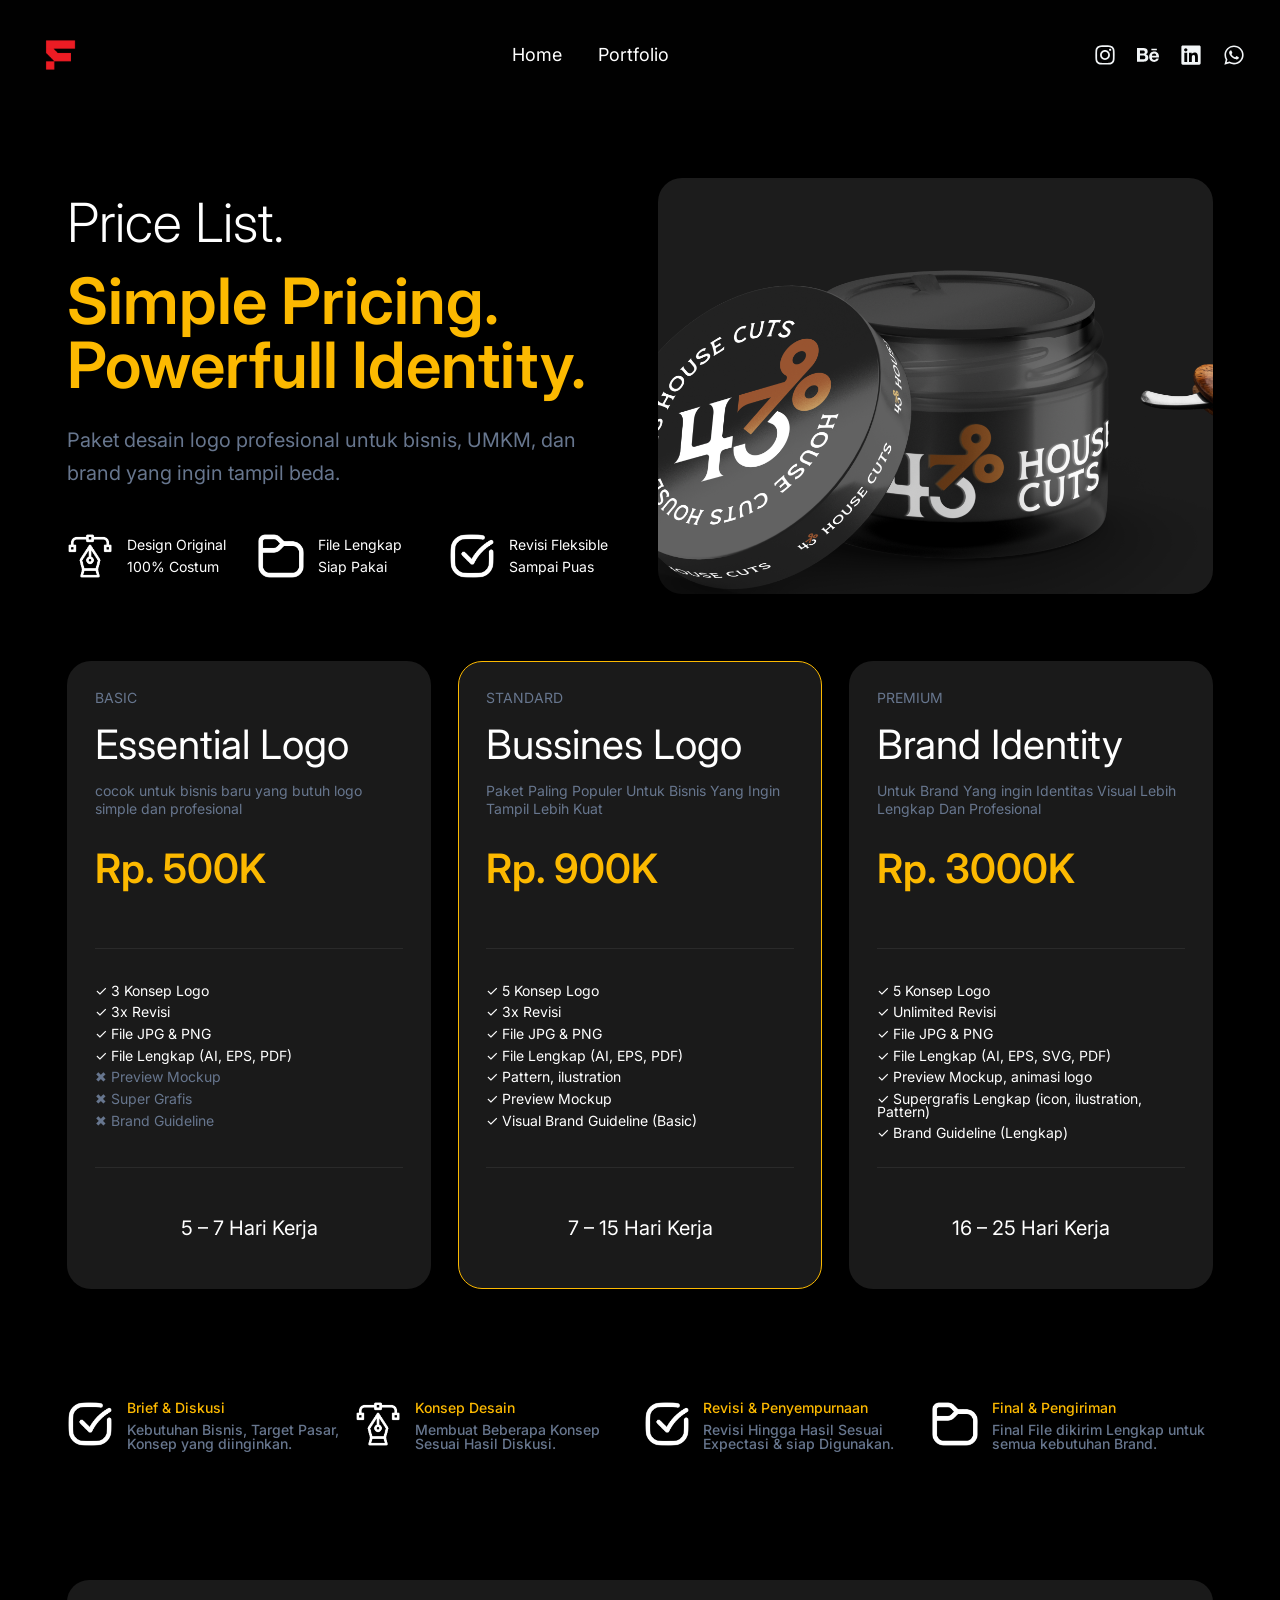
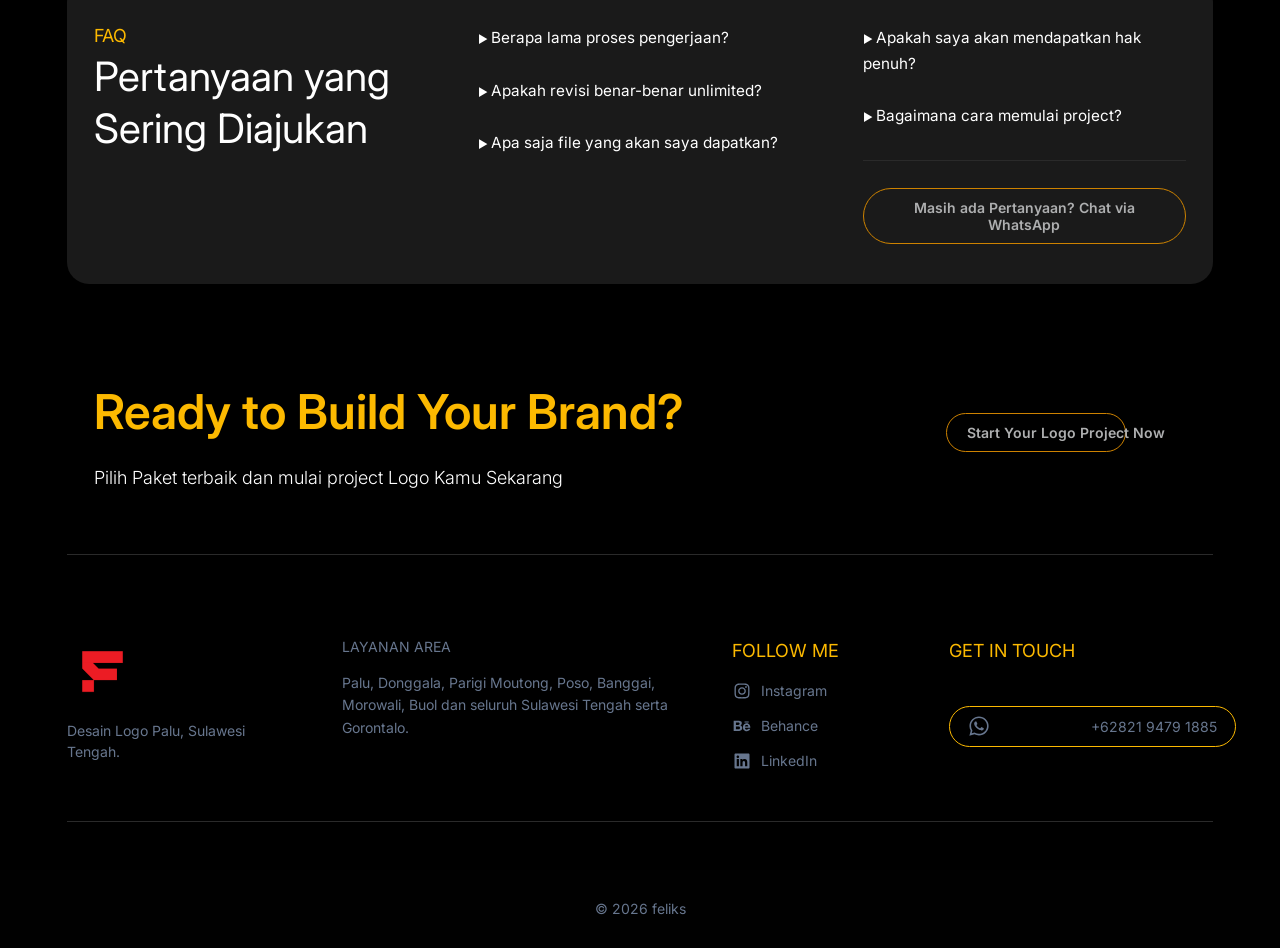
<file: pricelist/index.html>
<!doctype html>
<html lang="id">
  <head>
    <meta name="robots" content="noindex, nofollow" />
    <meta charset="UTF-8" />
    <meta name="viewport" content="width=device-width, initial-scale=1.0" />
    <title>Pricelist - feliks</title>
    <meta
      name="description"
      content="Paket desain logo profesional untuk bisnis, UMKM, dan brand yang ingin tampil beda."
    />
    <link
      href="https://fonts.googleapis.com/css2?family=Inter:wght@300;400;500;600&display=swap"
      rel="stylesheet"
    />
    <style>
      *,
      *::before,
      *::after {
        box-sizing: border-box;
        margin: 0;
        padding: 0;
      }

      :root {
        --black: #000000;
        --card-bg: #1a1a1a;
        --amber: #fcb900;
        --amber-dark: #cd8200;
        --white: #ffffff;
        --gray: #67768e;
        --dark-text: #1e293b;
        --border: #2a2a2a;
        --header-bg: #010101;
        --radius: 24px;
      }

      html {
        font-size: 18px;
      }

      body {
        font-family: "Inter", sans-serif;
        background: var(--black);
        color: var(--white);
        line-height: 1.65;
        -webkit-font-smoothing: antialiased;
      }

      a {
        text-decoration: none;
        color: inherit;
      }

      /* ── HEADER ── */
      header {
        background: var(--header-bg);
        padding: 0 35px;
        min-height: 110px;
        display: flex;
        align-items: center;
        justify-content: space-between;
        position: sticky;
        top: 0;
        z-index: 100;
      }

      .logo img {
        width: 51px;
        height: auto;
        display: block;
      }

      nav {
        display: flex;
        align-items: center;
        gap: 2rem;
      }

      nav a {
        color: var(--white);
        font-size: 1rem;
        font-weight: 400;
        transition: color 0.2s;
      }

      nav a:hover {
        color: var(--amber);
      }

      .social-links {
        display: flex;
        align-items: center;
        gap: 21px;
      }

      .social-links a {
        display: flex;
        align-items: center;
        transition: color 0.2s;
      }

      .social-links a:hover svg {
        fill: #f7b105;
      }

      .social-links svg {
        width: 22px;
        height: 22px;
        fill: #f2f5f7;
        transition: fill 0.2s;
      }

      /* ── MAIN CONTAINER ── */
      main {
        max-width: 1200px;
        margin: 0 auto;
      }

      /* ── HERO SECTION ── */
      .hero {
        display: grid;
        grid-template-columns: 1fr 1fr;
        gap: 2rem;
        padding: 3.75rem 1.5rem;
        align-items: start;
      }

      .hero-left {
      }

      .hero-title-light {
        font-size: 3rem;
        font-weight: 300;
        color: var(--white);
        line-height: 1.4;
        padding: 0.44rem 0;
      }

      .hero-title-amber {
        font-size: 3.55rem;
        font-weight: 600;
        color: var(--amber);
        line-height: 1;
        margin: 0;
        padding: 0;
      }

      .hero-subtitle {
        font-size: 1.11rem;
        color: var(--gray);
        margin-top: 1.5rem;
      }

      .features-grid {
        display: grid;
        grid-template-columns: repeat(3, 1fr);
        gap: 1rem;
        margin-top: 2.25rem;
      }

      .feature-item {
        display: flex;
        align-items: center;
        gap: 0.75rem;
      }

      .feature-item img {
        width: 46px;
        height: 46px;
        object-fit: cover;
        border-radius: 6px;
        flex-shrink: 0;
      }

      .feature-text p {
        font-size: 0.78rem;
        line-height: 1;
        margin: 0.44rem 0;
        color: var(--white);
      }

      .hero-right img {
        width: 100%;
        border-radius: var(--radius);
        aspect-ratio: 4/3;
        object-fit: cover;
        display: block;
      }

      /* ── PRICING CARDS ── */
      .pricing-section {
        padding: 0 1.5rem 2.25rem;
      }

      .pricing-grid {
        display: grid;
        grid-template-columns: repeat(3, 1fr);
        gap: 1.5rem;
      }

      .pricing-card {
        background: var(--card-bg);
        border-radius: var(--radius);
        padding: 1.5rem;
        border: 1px solid transparent;
        display: flex;
        flex-direction: column;
      }

      .pricing-card.featured {
        border-color: var(--amber);
      }

      .plan-label {
        font-size: 0.78rem;
        color: var(--gray);
        line-height: 1.3;
        margin-bottom: 0;
      }

      .plan-name {
        font-size: 2.25rem;
        font-weight: 400;
        color: var(--white);
        margin: 1.5rem 0;
        line-height: 0.5;
      }

      .plan-desc {
        font-size: 0.78rem;
        color: var(--gray);
        line-height: 1.3;
        margin-bottom: 0;
      }

      .plan-price {
        font-size: 2.25rem;
        font-weight: 600;
        color: var(--amber);
        line-height: 1.2;
        margin: 1.5rem 0;
      }

      .plan-divider {
        border: none;
        border-top: 1px solid #2a2a2a;
        margin: 1.5rem 0;
      }

      .plan-features {
        list-style: none;
        flex: 1;
      }

      .plan-features li {
        font-size: 0.78rem;
        line-height: 0.9;
        margin-bottom: 0;
        padding: 0.5rem 0 0;
      }

      .plan-features li.included {
        color: var(--white);
      }
      .plan-features li.excluded {
        color: var(--gray);
      }

      .plan-duration {
        text-align: center;
        font-size: 1.11rem;
        color: var(--white);
        margin: 0 0 1.5rem;
        line-height: 0.6;
        padding-top: 1.5rem;
      }

      /* ── PROCESS ── */
      .process-section {
        padding: 1.5rem 1.5rem;
        display: grid;
        grid-template-columns: repeat(4, 1fr);
        gap: 0.44rem;
      }

      .process-item {
        display: flex;
        gap: 0.75rem;
        align-items: flex-start;
        padding: 1rem 0;
      }

      .process-item img {
        width: 46px;
        height: 46px;
        object-fit: cover;
        flex-shrink: 0;
        margin-top: 1.5rem;
      }

      .process-text {
      }

      .process-title {
        font-size: 0.78rem;
        font-weight: 500;
        color: var(--amber);
        line-height: 1;
        margin: 1.5rem 0 0.44rem;
      }

      .process-desc {
        font-size: 0.78rem;
        font-weight: 500;
        color: var(--gray);
        line-height: 1;
        margin: 0.44rem 0;
      }

      /* ── FAQ ── */
      .faq-section {
        background: var(--card-bg);
        border-radius: 22px;
        padding: 2.25rem 1.5rem;
        margin: 1.5rem;
      }

      .faq-inner {
        display: grid;
        grid-template-columns: 1fr 1fr 1fr;
        gap: 3.38rem;
      }

      .faq-heading-label {
        color: var(--amber);
        font-size: 1rem;
        margin-bottom: 0;
      }

      .faq-heading-title {
        font-size: 2.25rem;
        font-weight: 400;
        color: var(--white);
        line-height: 1.3;
        margin: 0;
      }

      details.faq-item {
        margin-bottom: 1rem;
      }

      summary.faq-q {
        color: var(--white);
        cursor: pointer;
        list-style: none;
        font-size: 0.85rem;
        padding: 0.25rem 0;
      }

      summary.faq-q::marker,
      summary.faq-q::-webkit-details-marker {
        display: none;
      }

      summary.faq-q::before {
        content: "▶  ";
        color: var(--white);
        display: inline;
        font-size: 0.6rem;
      }

      summary.faq-q:hover {
        color: var(--amber);
      }
      summary.faq-q:hover::before {
        color: var(--amber);
      }

      details[open] summary.faq-q {
        color: var(--amber);
      }
      details[open] summary.faq-q::before {
        content: "▼  ";
        color: var(--amber);
      }

      .faq-a {
        font-size: 0.78rem;
        color: var(--gray);
        line-height: 1.5;
        padding: 0.5rem 0 0 1rem;
      }

      .faq-divider {
        border: none;
        border-top: 1px solid var(--border);
        margin: 1.5rem 0;
      }

      .faq-cta-btn {
        display: inline-block;
        border: 1px solid var(--amber-dark);
        color: #aeafb0;
        font-size: 0.78rem;
        font-weight: 600;
        padding: 10px 20px;
        border-radius: 30px;
        transition: all 0.2s;
        cursor: pointer;
        background: transparent;
        font-family: inherit;
      }

      .faq-cta-btn:hover {
        background: #f5ba07;
        border-color: var(--amber);
        color: var(--dark-text);
      }

      /* ── CTA BANNER ── */
      .cta-section {
        display: flex;
        align-items: center;
        justify-content: space-between;
        padding: 3.38rem 1.5rem;
        border-radius: 22px;
        margin: 0 1.5rem;
        gap: 2rem;
      }

      .cta-title {
        font-size: 2.67rem;
        font-weight: 600;
        color: var(--amber);
      }

      .cta-sub {
        font-size: 1rem;
        font-weight: 300;
        color: var(--white);
        margin-top: 0.67rem;
      }

      .cta-btn {
        display: inline-block;
        border: 1px solid var(--amber-dark);
        color: #aeafb0;
        font-size: 0.78rem;
        font-weight: 600;
        padding: 10px 20px;
        border-radius: 30px;
        transition: all 0.2s;
        cursor: pointer;
        background: transparent;
        font-family: inherit;
        white-space: nowrap;
        width: 75%;
        text-align: center;
      }

      .cta-btn:hover {
        background: #f5ba07;
        border-color: var(--amber);
        color: var(--dark-text);
      }

      .cta-right {
        min-width: 220px;
      }

      /* ── DIVIDER ── */
      .section-divider {
        border: none;
        border-top: 1px solid var(--border);
        margin: 0.44rem 0;
      }

      /* ── FOOTER ── */
      footer {
        padding: 2.25rem 1.5rem;
      }

      .footer-grid {
        display: grid;
        grid-template-columns: 20% 30% 15% 25%;
        gap: 4%;
        align-items: start;
        padding: 2.25rem 0;
      }

      .footer-logo img {
        width: 71px;
        height: 71px;
        object-fit: cover;
        border-radius: 50%;
        display: block;
      }

      .footer-logo p {
        font-size: 0.78rem;
        color: var(--gray);
        margin-top: 0.75rem;
        line-height: 1.5;
      }

      .footer-area-title,
      .footer-follow-title,
      .footer-contact-title {
        font-size: 1rem;
        color: var(--amber);
        margin-bottom: 0.75rem;
      }

      .footer-area p {
        font-size: 0.78rem;
        color: var(--gray);
        line-height: 1.6;
      }

      .footer-social-list {
        list-style: none;
        display: flex;
        flex-direction: column;
        gap: 0.67rem;
      }

      .footer-social-list a {
        display: flex;
        align-items: center;
        gap: 0.5rem;
        font-size: 0.78rem;
        color: var(--gray);
        transition: color 0.2s;
      }

      .footer-social-list a:hover {
        color: var(--amber);
      }

      .footer-social-list svg {
        width: 20px;
        height: 20px;
        fill: currentColor;
      }

      .footer-wa-box {
        display: flex;
        align-items: center;
        justify-content: space-between;
        border: 1px solid var(--amber);
        border-radius: 24px;
        padding: 0.44rem 1rem;
        gap: 0.5rem;
        margin-top: 2.25rem;
      }

      .footer-wa-box svg {
        width: 22px;
        height: 22px;
        fill: var(--gray);
        flex-shrink: 0;
      }

      .footer-wa-box span {
        font-size: 0.78rem;
        color: var(--gray);
      }

      .footer-bottom-divider {
        border: none;
        border-top: 1px solid var(--border);
        margin: 0.44rem 0;
      }

      .footer-copyright {
        background: var(--header-bg);
        padding: 1.5rem;
        text-align: center;
        font-size: 0.78rem;
        color: var(--gray);
      }

      /* ── RESPONSIVE ── */
      @media (max-width: 900px) {
        header {
          padding: 0 20px;
          min-height: 100px;
        }
        nav {
          display: none;
        }
        .hero {
          grid-template-columns: 1fr;
          padding: 2rem 1rem;
        }
        .hero-right {
          order: -1;
        }
        .features-grid {
          grid-template-columns: 1fr 1fr;
        }
        .pricing-grid {
          grid-template-columns: 1fr;
        }
        .process-section {
          grid-template-columns: 1fr 1fr;
        }
        .faq-inner {
          grid-template-columns: 1fr;
          gap: 1.5rem;
        }
        .cta-section {
          flex-direction: column;
          align-items: flex-start;
        }
        .cta-btn {
          width: auto;
        }
        .footer-grid {
          grid-template-columns: 1fr 1fr;
          gap: 2rem;
        }
      }

      @media (max-width: 544px) {
        header {
          min-height: 80px;
        }
        .hero-title-amber {
          font-size: 2.5rem;
        }
        .features-grid {
          grid-template-columns: 1fr;
        }
        .process-section {
          grid-template-columns: 1fr;
        }
        .footer-grid {
          grid-template-columns: 1fr;
        }
        .pricing-section {
          padding: 0 1rem 2rem;
        }
        .faq-section {
          margin: 1rem;
          padding: 1.5rem 1rem;
        }
      }
    </style>
  </head>
  <body>
    <!-- HEADER -->
    <header>
      <div class="logo">
        <a href="/">
          <img
            src="../image/2026/02/logo-simple-modern-feliks.png"
            alt="feliks logo"
          />
        </a>
      </div>

      <nav>
        <a href="/">Home</a>
        <a href="#porto">Portfolio</a>
      </nav>

      <div class="social-links">
        <a
          href="https://www.instagram.com/feliks.id"
          target="_blank"
          rel="noopener"
          aria-label="Instagram"
        >
          <svg xmlns="http://www.w3.org/2000/svg" viewBox="0 0 448 512">
            <path
              d="M224.1 141c-63.6 0-114.9 51.3-114.9 114.9s51.3 114.9 114.9 114.9S339 319.5 339 255.9 287.7 141 224.1 141zm0 189.6c-41.1 0-74.7-33.5-74.7-74.7s33.5-74.7 74.7-74.7 74.7 33.5 74.7 74.7-33.6 74.7-74.7 74.7zm146.4-194.3c0 14.9-12 26.8-26.8 26.8-14.9 0-26.8-12-26.8-26.8s12-26.8 26.8-26.8 26.8 12 26.8 26.8zm76.1 27.2c-1.7-35.9-9.9-67.7-36.2-93.9-26.2-26.2-58-34.4-93.9-36.2-37-2.1-147.9-2.1-184.9 0-35.8 1.7-67.6 9.9-93.9 36.1s-34.4 58-36.2 93.9c-2.1 37-2.1 147.9 0 184.9 1.7 35.9 9.9 67.7 36.2 93.9s58 34.4 93.9 36.2c37 2.1 147.9 2.1 184.9 0 35.9-1.7 67.7-9.9 93.9-36.2 26.2-26.2 34.4-58 36.2-93.9 2.1-37 2.1-147.8 0-184.8zM398.8 388c-7.8 19.6-22.9 34.7-42.6 42.6-29.5 11.7-99.5 9-132.1 9s-102.7 2.6-132.1-9c-19.6-7.8-34.7-22.9-42.6-42.6-11.7-29.5-9-99.5-9-132.1s-2.6-102.7 9-132.1c7.8-19.6 22.9-34.7 42.6-42.6 29.5-11.7 99.5-9 132.1-9s102.7-2.6 132.1 9c19.6 7.8 34.7 22.9 42.6 42.6 11.7 29.5 9 99.5 9 132.1s2.7 102.7-9 132.1z"
            />
          </svg>
        </a>
        <a
          href="https://www.behance.net/felixhendra"
          target="_blank"
          rel="noopener"
          aria-label="Behance"
        >
          <svg xmlns="http://www.w3.org/2000/svg" viewBox="0 0 576 512">
            <path
              d="M232 237.2c31.8-15.2 48.4-38.2 48.4-74 0-70.6-52.6-87.8-113.3-87.8H0v354.4h171.8c64.4 0 124.9-30.9 124.9-102.9 0-44.5-21.1-77.4-64.7-89.7zM77.9 135.9H151c28.1 0 53.4 7.9 53.4 40.5 0 30.1-19.7 42.2-47.5 42.2h-79v-82.7zm83.3 233.7H77.9V272h84.9c34.3 0 56 14.3 56 50.6 0 35.8-25.9 47-57.6 47zm358.5-240.7H376V94h143.7v34.9zM576 305.2c0-75.9-44.4-139.2-124.9-139.2-78.2 0-131.3 58.8-131.3 135.8 0 79.9 50.3 134.7 131.3 134.7 61.3 0 101-27.6 120.1-86.3H509c-6.7 21.9-34.3 33.5-55.7 33.5-41.3 0-63-24.2-63-65.3h185.1c.3-4.2.6-8.7.6-13.2zM390.4 274c2.3-33.7 24.7-54.8 58.5-54.8 35.4 0 53.2 20.8 56.2 54.8H390.4z"
            />
          </svg>
        </a>
        <a
          href="https://www.linkedin.com/in/felix-hendra-070275274/"
          target="_blank"
          rel="noopener"
          aria-label="LinkedIn"
        >
          <svg xmlns="http://www.w3.org/2000/svg" viewBox="0 0 448 512">
            <path
              d="M416 32H31.9C14.3 32 0 46.5 0 64.3v383.4C0 465.5 14.3 480 31.9 480H416c17.6 0 32-14.5 32-32.3V64.3c0-17.8-14.4-32.3-32-32.3zM135.4 416H69V202.2h66.5V416zm-33.2-243c-21.3 0-38.5-17.3-38.5-38.5S80.9 96 102.2 96c21.2 0 38.5 17.3 38.5 38.5 0 21.3-17.2 38.5-38.5 38.5zm282.1 243h-66.4V312c0-24.8-.5-56.7-34.5-56.7-34.6 0-39.9 27-39.9 54.9V416h-66.4V202.2h63.7v29.2h.9c8.9-16.8 30.6-34.5 62.9-34.5 67.2 0 79.7 44.3 79.7 101.9V416z"
            />
          </svg>
        </a>
        <a
          href="https://api.whatsapp.com/send?phone=082194791885"
          target="_blank"
          rel="noopener"
          aria-label="WhatsApp"
        >
          <svg xmlns="http://www.w3.org/2000/svg" viewBox="0 0 448 512">
            <path
              d="M380.9 97.1C339 55.1 283.2 32 223.9 32c-122.4 0-222 99.6-222 222 0 39.1 10.2 77.3 29.6 111L0 480l117.7-30.9c32.4 17.7 68.9 27 106.1 27h.1c122.3 0 224.1-99.6 224.1-222 0-59.3-25.2-115-67.1-157zm-157 341.6c-33.2 0-65.7-8.9-94-25.7l-6.7-4-69.8 18.3L72 359.2l-4.4-7c-18.5-29.4-28.2-63.3-28.2-98.2 0-101.7 82.8-184.5 184.6-184.5 49.3 0 95.6 19.2 130.4 54.1 34.8 34.9 56.2 81.2 56.1 130.5 0 101.8-84.9 184.6-186.6 184.6zm101.2-138.2c-5.5-2.8-32.8-16.2-37.9-18-5.1-1.9-8.8-2.8-12.5 2.8-3.7 5.6-14.3 18-17.6 21.8-3.2 3.7-6.5 4.2-12 1.4-32.6-16.3-54-29.1-75.5-66-5.7-9.8 5.7-9.1 16.3-30.3 1.8-3.7.9-6.9-.5-9.7-1.4-2.8-12.5-30.1-17.1-41.2-4.5-10.8-9.1-9.3-12.5-9.5-3.2-.2-6.9-.2-10.6-.2-3.7 0-9.7 1.4-14.8 6.9-5.1 5.6-19.4 19-19.4 46.3 0 27.3 19.9 53.7 22.6 57.4 2.8 3.7 39.1 59.7 94.8 83.8 35.2 15.2 49 16.5 66.6 13.9 10.7-1.6 32.8-13.4 37.4-26.4 4.6-13 4.6-24.1 3.2-26.4-1.3-2.5-5-3.9-10.5-6.6z"
            />
          </svg>
        </a>
      </div>
    </header>

    <!-- MAIN CONTENT -->
    <main>
      <!-- HERO -->
      <section class="hero">
        <div class="hero-left">
          <h1 class="hero-title-light">Price List.</h1>
          <h1 class="hero-title-amber">Simple Pricing.</h1>
          <h1 class="hero-title-amber">Powerfull Identity.</h1>
          <p class="hero-subtitle">
            Paket desain logo profesional untuk bisnis, UMKM, dan brand yang
            ingin tampil beda.
          </p>

          <div class="features-grid">
            <div class="feature-item">
              <img src="../image/2026/05/logo_1efff3c8c5-03-1.png" alt="" />
              <div class="feature-text">
                <p>Design Original</p>
                <p>100% Costum</p>
              </div>
            </div>
            <div class="feature-item">
              <img src="../image/2026/05/logo_1efff3c8c5-04-1.png" alt="" />
              <div class="feature-text">
                <p>File Lengkap</p>
                <p>Siap Pakai</p>
              </div>
            </div>
            <div class="feature-item">
              <img src="../image/2026/05/logo_1efff3c8c5-02-1.png" alt="" />
              <div class="feature-text">
                <p>Revisi Fleksible</p>
                <p>Sampai Puas</p>
              </div>
            </div>
          </div>
        </div>

        <div class="hero-right">
          <img
            src="../image/2026/02/logo-desain-preview-barber-pomade-jakarta-bandung.png"
            alt="Logo Design Example"
          />
        </div>
      </section>

      <!-- PRICING CARDS -->
      <section class="pricing-section">
        <div class="pricing-grid">
          <!-- BASIC -->
          <div class="pricing-card">
            <p class="plan-label">BASIC</p>
            <p class="plan-name">Essential Logo</p>
            <p class="plan-desc">
              cocok untuk bisnis baru yang butuh logo simple dan profesional
            </p>
            <p class="plan-price">Rp. 500K</p>
            <hr class="plan-divider" />
            <ul class="plan-features">
              <li class="included">✓ 3 Konsep Logo</li>
              <li class="included">✓ 3x Revisi</li>
              <li class="included">✓ File JPG &amp; PNG</li>
              <li class="included">✓ File Lengkap (AI, EPS, PDF)</li>
              <li class="excluded">✖ Preview Mockup</li>
              <li class="excluded">✖ Super Grafis</li>
              <li class="excluded">✖ Brand Guideline</li>
            </ul>
            <hr class="plan-divider" />
            <p class="plan-duration">5 – 7 Hari Kerja</p>
          </div>

          <!-- STANDARD (featured) -->
          <div class="pricing-card featured">
            <p class="plan-label">STANDARD</p>
            <p class="plan-name">Bussines Logo</p>
            <p class="plan-desc">
              Paket Paling Populer Untuk Bisnis Yang Ingin Tampil Lebih Kuat
            </p>
            <p class="plan-price">Rp. 900K</p>
            <hr class="plan-divider" />
            <ul class="plan-features">
              <li class="included">✓ 5 Konsep Logo</li>
              <li class="included">✓ 3x Revisi</li>
              <li class="included">✓ File JPG &amp; PNG</li>
              <li class="included">✓ File Lengkap (AI, EPS, PDF)</li>
              <li class="included">✓ Pattern, ilustration</li>
              <li class="included">✓ Preview Mockup</li>
              <li class="included">✓ Visual Brand Guideline (Basic)</li>
            </ul>
            <hr class="plan-divider" />
            <p class="plan-duration">7 – 15 Hari Kerja</p>
          </div>

          <!-- PREMIUM -->
          <div class="pricing-card">
            <p class="plan-label">PREMIUM</p>
            <p class="plan-name">Brand Identity</p>
            <p class="plan-desc">
              Untuk Brand Yang ingin Identitas Visual Lebih Lengkap Dan
              Profesional
            </p>
            <p class="plan-price">Rp. 3000K</p>
            <hr class="plan-divider" />
            <ul class="plan-features">
              <li class="included">✓ 5 Konsep Logo</li>
              <li class="included">✓ Unlimited Revisi</li>
              <li class="included">✓ File JPG &amp; PNG</li>
              <li class="included">✓ File Lengkap (AI, EPS, SVG, PDF)</li>
              <li class="included">✓ Preview Mockup, animasi logo</li>
              <li class="included">
                ✓ Supergrafis Lengkap (icon, ilustration, Pattern)
              </li>
              <li class="included">✓ Brand Guideline (Lengkap)</li>
            </ul>
            <hr class="plan-divider" />
            <p class="plan-duration">16 – 25 Hari Kerja</p>
          </div>
        </div>
      </section>

      <!-- PROCESS -->
      <section class="process-section">
        <div class="process-item">
          <img src="../image/2026/05/logo_1efff3c8c5-02-1.png" alt="" />
          <div class="process-text">
            <p class="process-title">Brief &amp; Diskusi</p>
            <p class="process-desc">
              Kebutuhan Bisnis, Target Pasar, Konsep yang diinginkan.
            </p>
          </div>
        </div>
        <div class="process-item">
          <img src="../image/2026/05/logo_1efff3c8c5-03-1.png" alt="" />
          <div class="process-text">
            <p class="process-title">Konsep Desain</p>
            <p class="process-desc">
              Membuat Beberapa Konsep Sesuai Hasil Diskusi.
            </p>
          </div>
        </div>
        <div class="process-item">
          <img src="../image/2026/05/logo_1efff3c8c5-02-1.png" alt="" />
          <div class="process-text">
            <p class="process-title">Revisi &amp; Penyempurnaan</p>
            <p class="process-desc">
              Revisi Hingga Hasil Sesuai Expectasi &amp; siap Digunakan.
            </p>
          </div>
        </div>
        <div class="process-item">
          <img src="../image/2026/05/logo_1efff3c8c5-04-1.png" alt="" />
          <div class="process-text">
            <p class="process-title">Final &amp; Pengiriman</p>
            <p class="process-desc">
              Final File dikirim Lengkap untuk semua kebutuhan Brand.
            </p>
          </div>
        </div>
      </section>

      <div style="height: 49px"></div>

      <!-- FAQ -->
      <section class="faq-section">
        <div class="faq-inner">
          <div class="faq-heading">
            <p class="faq-heading-label">FAQ</p>
            <p class="faq-heading-title">Pertanyaan yang Sering Diajukan</p>
          </div>

          <div class="faq-col">
            <details class="faq-item">
              <summary class="faq-q">Berapa lama proses pengerjaan?</summary>
              <div class="faq-a">
                Proses pengerjaan biasanya 5–15 hari kerja tergantung
                kompleksitas desain dan kecepatan feedback dari klien. Untuk
                Paket Premium bisa 15–25 hari.
              </div>
            </details>
            <details class="faq-item">
              <summary class="faq-q">
                Apakah revisi benar-benar unlimited?
              </summary>
              <div class="faq-a">
                Ya, untuk Paket Standard dan Premium, revisi unlimited berlaku
                selama masih dalam lingkup brief awal. Perubahan besar di luar
                brief mungkin dikenakan biaya tambahan.
              </div>
            </details>
            <details class="faq-item">
              <summary class="faq-q">
                Apa saja file yang akan saya dapatkan?
              </summary>
              <div class="faq-a">
                Tergantung paket. Basic: JPG &amp; PNG. Standard &amp; Premium:
                JPG, PNG, AI, EPS, PDF, SVG. Semua file siap pakai untuk
                keperluan digital maupun cetak.
              </div>
            </details>
          </div>

          <div class="faq-col">
            <details class="faq-item">
              <summary class="faq-q">
                Apakah saya akan mendapatkan hak penuh?
              </summary>
              <div class="faq-a">
                Ya, setelah pelunasan pembayaran, hak cipta logo sepenuhnya
                menjadi milik klien. Saya tidak akan menggunakan desain tersebut
                untuk klien lain.
              </div>
            </details>
            <details class="faq-item">
              <summary class="faq-q">Bagaimana cara memulai project?</summary>
              <div class="faq-a">
                Cukup hubungi saya via WhatsApp, pilih paket yang sesuai,
                lakukan pembayaran DP 50%, dan kita mulai diskusi brief. Mudah
                dan cepat!
              </div>
            </details>

            <hr class="faq-divider" />
            <a
              href="https://api.whatsapp.com/send?phone=082194791885"
              target="_blank"
              rel="noopener"
            >
              <button class="faq-cta-btn">
                Masih ada Pertanyaan? Chat via WhatsApp
              </button>
            </a>
          </div>
        </div>
      </section>

      <!-- CTA BANNER -->
      <section class="cta-section">
        <div class="cta-left">
          <h2 class="cta-title">Ready to Build Your Brand?</h2>
          <p class="cta-sub">
            Pilih Paket terbaik dan mulai project Logo Kamu Sekarang
          </p>
        </div>
        <div class="cta-right">
          <a
            href="https://api.whatsapp.com/send?phone=082194791885"
            target="_blank"
            rel="noopener"
          >
            <button class="cta-btn">Start Your Logo Project Now</button>
          </a>
        </div>
      </section>

      <hr class="section-divider" style="margin: 0 1.5rem" />

      <!-- FOOTER CONTENT -->
      <footer>
        <div class="footer-grid">
          <div class="footer-logo">
            <img
              src="../image/2026/02/logo-simple-modern-feliks.png"
              alt="feliks logo"
            />
            <p>Desain Logo Palu, Sulawesi Tengah.</p>
          </div>

          <div class="footer-area">
            <p class="footer-area-title">LAYANAN AREA</p>
            <p>
              Palu, Donggala, Parigi Moutong, Poso, Banggai, Morowali, Buol dan
              seluruh Sulawesi Tengah serta Gorontalo.
            </p>
          </div>

          <div class="footer-follow">
            <p class="footer-follow-title">FOLLOW ME</p>
            <ul class="footer-social-list">
              <li>
                <a
                  href="https://instagram.com/feliks.id"
                  target="_blank"
                  rel="noopener nofollow"
                >
                  <svg xmlns="http://www.w3.org/2000/svg" viewBox="0 0 24 24">
                    <path
                      d="M12,4.622c2.403,0,2.688,0.009,3.637,0.052c0.877,0.04,1.354,0.187,1.671,0.31c0.42,0.163,0.72,0.358,1.035,0.673c0.315,0.315,0.51,0.615,0.673,1.035c0.123,0.317,0.27,0.794,0.31,1.671C19.369,9.312,19.378,9.597,19.378,12s-0.009,2.688-0.052,3.637c-0.04,0.877-0.187,1.354-0.31,1.671c-0.163,0.42-0.358,0.72-0.673,1.035c-0.315,0.315-0.615,0.51-1.035,0.673c-0.317,0.123-0.794,0.27-1.671,0.31C14.688,19.369,14.403,19.378,12,19.378s-2.688-0.009-3.637-0.052c-0.877-0.04-1.354-0.187-1.671-0.31c-0.42-0.163-0.72-0.358-1.035-0.673c-0.315-0.315-0.51-0.615-0.673-1.035c-0.123-0.317-0.27-0.794-0.31-1.671C4.631,14.688,4.622,14.403,4.622,12s0.009-2.688,0.052-3.637c0.04-0.877,0.187-1.354,0.31-1.671c0.163-0.42,0.358-0.72,0.673-1.035c0.315-0.315,0.615-0.51,1.035-0.673c0.317-0.123,0.794-0.27,1.671-0.31C9.312,4.631,9.597,4.622,12,4.622M12,3C9.556,3,9.249,3.01,8.289,3.054C7.331,3.098,6.677,3.25,6.105,3.472C5.513,3.702,5.011,4.01,4.511,4.511c-0.5,0.5-0.808,1.002-1.038,1.594C3.25,6.677,3.098,7.331,3.054,8.289C3.01,9.249,3,9.556,3,12c0,2.444,0.01,2.751,0.054,3.711c0.044,0.958,0.196,1.612,0.418,2.185c0.23,0.592,0.538,1.094,1.038,1.594c0.5,0.5,1.002,0.808,1.594,1.038c0.572,0.222,1.227,0.375,2.185,0.418C9.249,20.99,9.556,21,12,21s2.751-0.01,3.711-0.054c0.958-0.044,1.612-0.196,2.185-0.418c0.592-0.23,1.094-0.538,1.594-1.038c0.5-0.5,0.808-1.002,1.038-1.594c0.222-0.572,0.375-1.227,0.418-2.185C20.99,14.751,21,14.444,21,12s-0.01-2.751-0.054-3.711c-0.044-0.958-0.196-1.612-0.418-2.185c-0.23-0.592-0.538-1.094-1.038-1.594c-0.5-0.5-1.002-0.808-1.594-1.038c-0.572-0.222-1.227-0.375-2.185-0.418C14.751,3.01,14.444,3,12,3L12,3z M12,7.378c-2.552,0-4.622,2.069-4.622,4.622S9.448,16.622,12,16.622s4.622-2.069,4.622-4.622S14.552,7.378,12,7.378z M12,15c-1.657,0-3-1.343-3-3s1.343-3,3-3s3,1.343,3,3S13.657,15,12,15z M16.804,6.116c-0.596,0-1.08,0.484-1.08,1.08s0.484,1.08,1.08,1.08c0.596,0,1.08-0.484,1.08-1.08S17.401,6.116,16.804,6.116z"
                    />
                  </svg>
                  Instagram
                </a>
              </li>
              <li>
                <a
                  href="https://behance.net/felixhendra"
                  target="_blank"
                  rel="noopener nofollow"
                >
                  <svg xmlns="http://www.w3.org/2000/svg" viewBox="0 0 24 24">
                    <path
                      d="M7.799,5.698c0.589,0,1.12,0.051,1.606,0.156c0.482,0.102,0.894,0.273,1.241,0.507c0.344,0.235,0.612,0.546,0.804,0.938c0.188,0.387,0.281,0.871,0.281,1.443c0,0.619-0.141,1.137-0.421,1.551c-0.284,0.413-0.7,0.751-1.255,1.014c0.756,0.218,1.317,0.601,1.689,1.146c0.374,0.549,0.557,1.205,0.557,1.975c0,0.623-0.12,1.161-0.359,1.612c-0.241,0.457-0.569,0.828-0.973,1.114c-0.408,0.288-0.876,0.5-1.399,0.637C9.052,17.931,8.514,18,7.963,18H2V5.698H7.799 M7.449,10.668c0.481,0,0.878-0.114,1.192-0.345c0.311-0.228,0.463-0.603,0.463-1.119c0-0.286-0.051-0.523-0.152-0.707C8.848,8.315,8.711,8.171,8.536,8.07C8.362,7.966,8.166,7.894,7.94,7.854c-0.224-0.044-0.457-0.06-0.697-0.06H4.709v2.874H7.449z M7.6,15.905c0.267,0,0.521-0.024,0.759-0.077c0.243-0.053,0.457-0.137,0.637-0.261c0.182-0.12,0.332-0.283,0.441-0.491C9.547,14.87,9.6,14.602,9.6,14.278c0-0.633-0.18-1.084-0.533-1.357c-0.356-0.27-0.83-0.404-1.413-0.404H4.709v3.388L7.6,15.905z M16.162,15.864c0.367,0.358,0.897,0.538,1.583,0.538c0.493,0,0.92-0.125,1.277-0.374c0.354-0.248,0.571-0.514,0.654-0.79h2.155c-0.347,1.072-0.872,1.838-1.589,2.299C19.534,18,18.67,18.23,17.662,18.23c-0.701,0-1.332-0.113-1.899-0.337c-0.567-0.227-1.041-0.544-1.439-0.958c-0.389-0.415-0.689-0.907-0.904-1.484c-0.213-0.574-0.32-1.21-0.32-1.899c0-0.666,0.11-1.288,0.329-1.863c0.222-0.577,0.529-1.075,0.933-1.492c0.406-0.42,0.885-0.751,1.444-0.994c0.558-0.241,1.175-0.363,1.857-0.363c0.754,0,1.414,0.145,1.98,0.44c0.563,0.291,1.026,0.686,1.389,1.181c0.363,0.493,0.622,1.057,0.783,1.69c0.16,0.632,0.217,1.292,0.171,1.983h-6.428C15.557,14.84,15.795,15.506,16.162,15.864 M18.973,11.184c-0.291-0.321-0.783-0.496-1.384-0.496c-0.39,0-0.714,0.066-0.973,0.2c-0.254,0.132-0.461,0.297-0.621,0.491c-0.157,0.197-0.265,0.405-0.328,0.628c-0.063,0.217-0.101,0.413-0.111,0.587h3.98C19.478,11.969,19.265,11.509,18.973,11.184z M15.057,7.738h4.985V6.524h-4.985L15.057,7.738z"
                    />
                  </svg>
                  Behance
                </a>
              </li>
              <li>
                <a
                  href="https://www.linkedin.com/in/felix-hendra-070275274/"
                  target="_blank"
                  rel="noopener nofollow"
                >
                  <svg xmlns="http://www.w3.org/2000/svg" viewBox="0 0 24 24">
                    <path
                      d="M19.7,3H4.3C3.582,3,3,3.582,3,4.3v15.4C3,20.418,3.582,21,4.3,21h15.4c0.718,0,1.3-0.582,1.3-1.3V4.3C21,3.582,20.418,3,19.7,3z M8.339,18.338H5.667v-8.59h2.672V18.338z M7.004,8.574c-0.857,0-1.549-0.694-1.549-1.548c0-0.855,0.691-1.548,1.549-1.548c0.854,0,1.547,0.694,1.547,1.548C8.551,7.881,7.858,8.574,7.004,8.574z M18.339,18.338h-2.669v-4.177c0-0.996-0.017-2.278-1.387-2.278c-1.389,0-1.601,1.086-1.601,2.206v4.249h-2.667v-8.59h2.559v1.174h0.037c0.356-0.675,1.227-1.387,2.526-1.387c2.703,0,3.203,1.779,3.203,4.092V18.338z"
                    />
                  </svg>
                  LinkedIn
                </a>
              </li>
            </ul>
          </div>

          <div class="footer-contact">
            <p class="footer-contact-title">GET IN TOUCH</p>
            <div class="footer-wa-box">
              <svg xmlns="http://www.w3.org/2000/svg" viewBox="0 0 448 512">
                <path
                  d="M380.9 97.1C339 55.1 283.2 32 223.9 32c-122.4 0-222 99.6-222 222 0 39.1 10.2 77.3 29.6 111L0 480l117.7-30.9c32.4 17.7 68.9 27 106.1 27h.1c122.3 0 224.1-99.6 224.1-222 0-59.3-25.2-115-67.1-157zm-157 341.6c-33.2 0-65.7-8.9-94-25.7l-6.7-4-69.8 18.3L72 359.2l-4.4-7c-18.5-29.4-28.2-63.3-28.2-98.2 0-101.7 82.8-184.5 184.6-184.5 49.3 0 95.6 19.2 130.4 54.1 34.8 34.9 56.2 81.2 56.1 130.5 0 101.8-84.9 184.6-186.6 184.6zm101.2-138.2c-5.5-2.8-32.8-16.2-37.9-18-5.1-1.9-8.8-2.8-12.5 2.8-3.7 5.6-14.3 18-17.6 21.8-3.2 3.7-6.5 4.2-12 1.4-32.6-16.3-54-29.1-75.5-66-5.7-9.8 5.7-9.1 16.3-30.3 1.8-3.7.9-6.9-.5-9.7-1.4-2.8-12.5-30.1-17.1-41.2-4.5-10.8-9.1-9.3-12.5-9.5-3.2-.2-6.9-.2-10.6-.2-3.7 0-9.7 1.4-14.8 6.9-5.1 5.6-19.4 19-19.4 46.3 0 27.3 19.9 53.7 22.6 57.4 2.8 3.7 39.1 59.7 94.8 83.8 35.2 15.2 49 16.5 66.6 13.9 10.7-1.6 32.8-13.4 37.4-26.4 4.6-13 4.6-24.1 3.2-26.4-1.3-2.5-5-3.9-10.5-6.6z"
                />
              </svg>
              <span>+62821 9479 1885</span>
            </div>
          </div>
        </div>

        <hr class="footer-bottom-divider" />
      </footer>
    </main>

    <div class="footer-copyright">
      <p>&copy; 2026 feliks</p>
    </div>

    <script>
      document.querySelectorAll(".faq-item").forEach(function (detail) {
        detail.addEventListener("toggle", function () {
          if (this.open) {
            document.querySelectorAll(".faq-item").forEach(function (other) {
              if (other !== detail) other.removeAttribute("open");
            });
          }
        });
      });
    </script>
  </body>
</html>
</file>
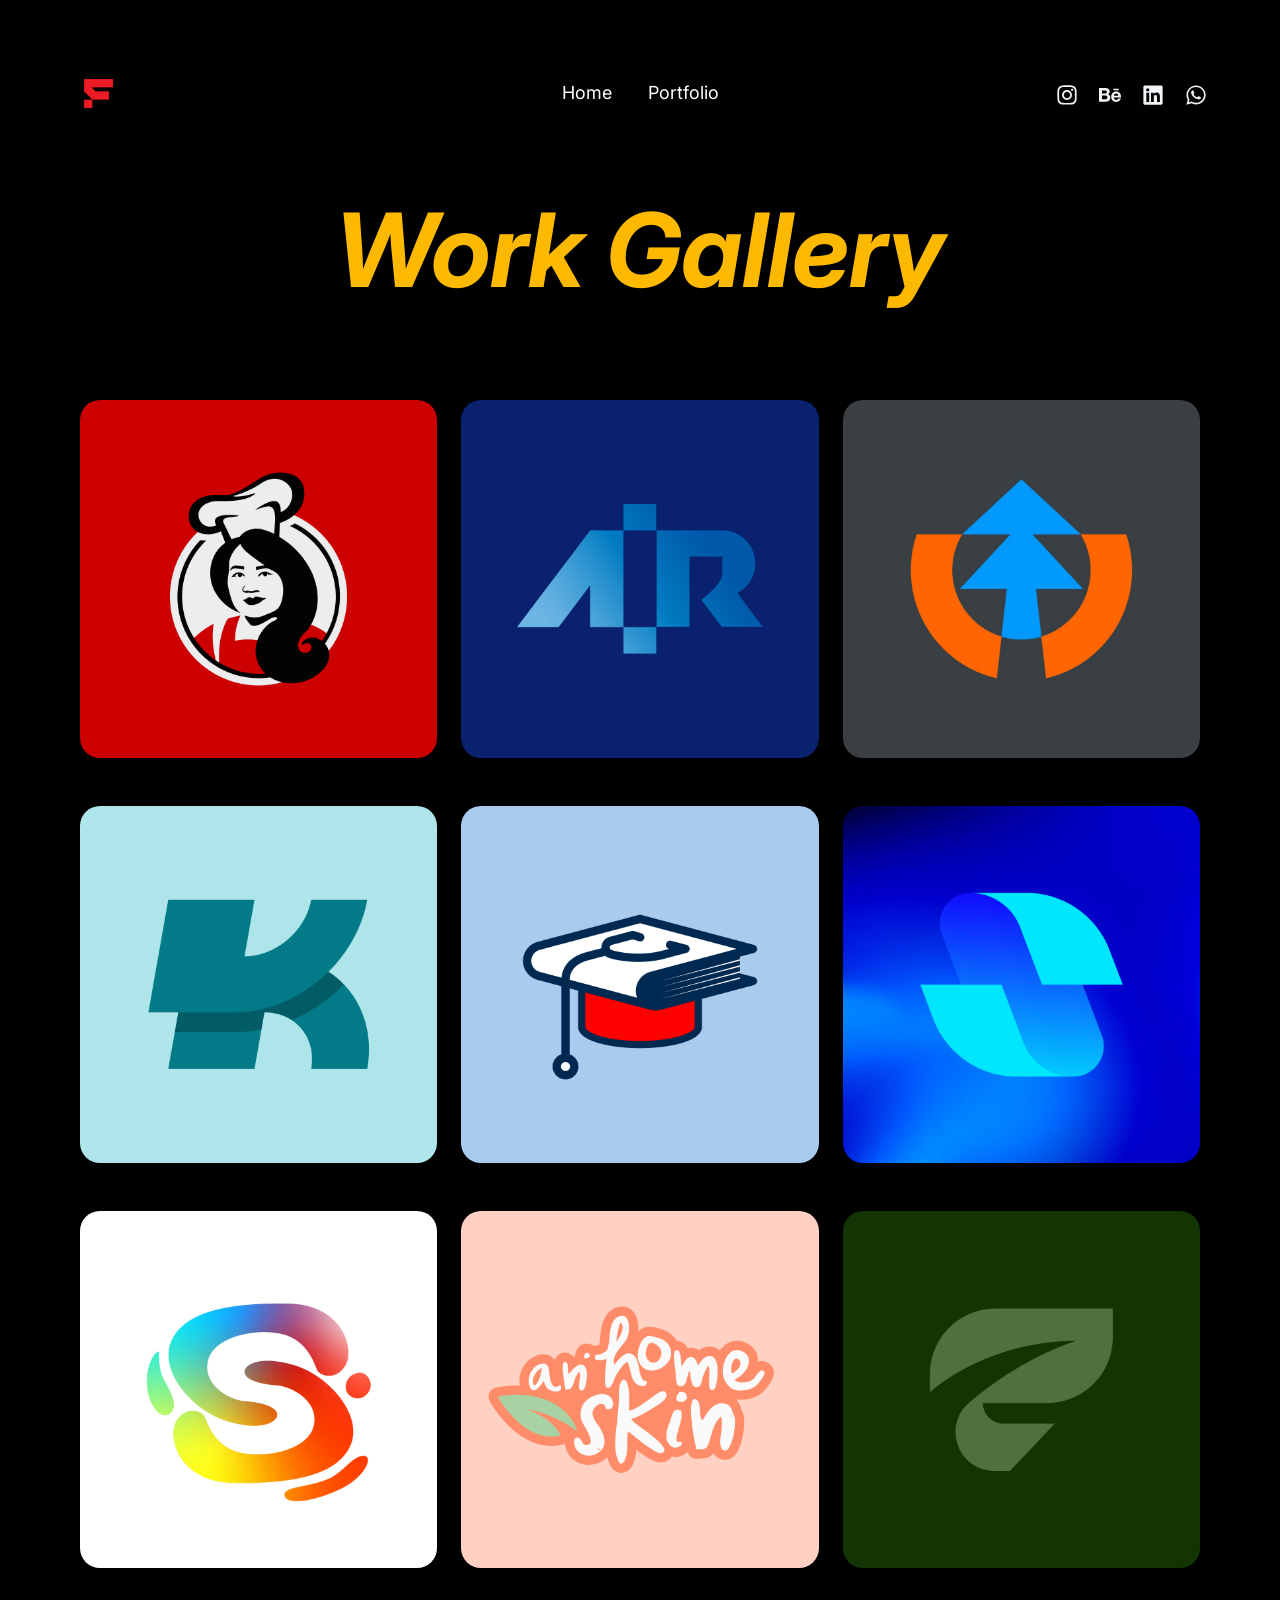
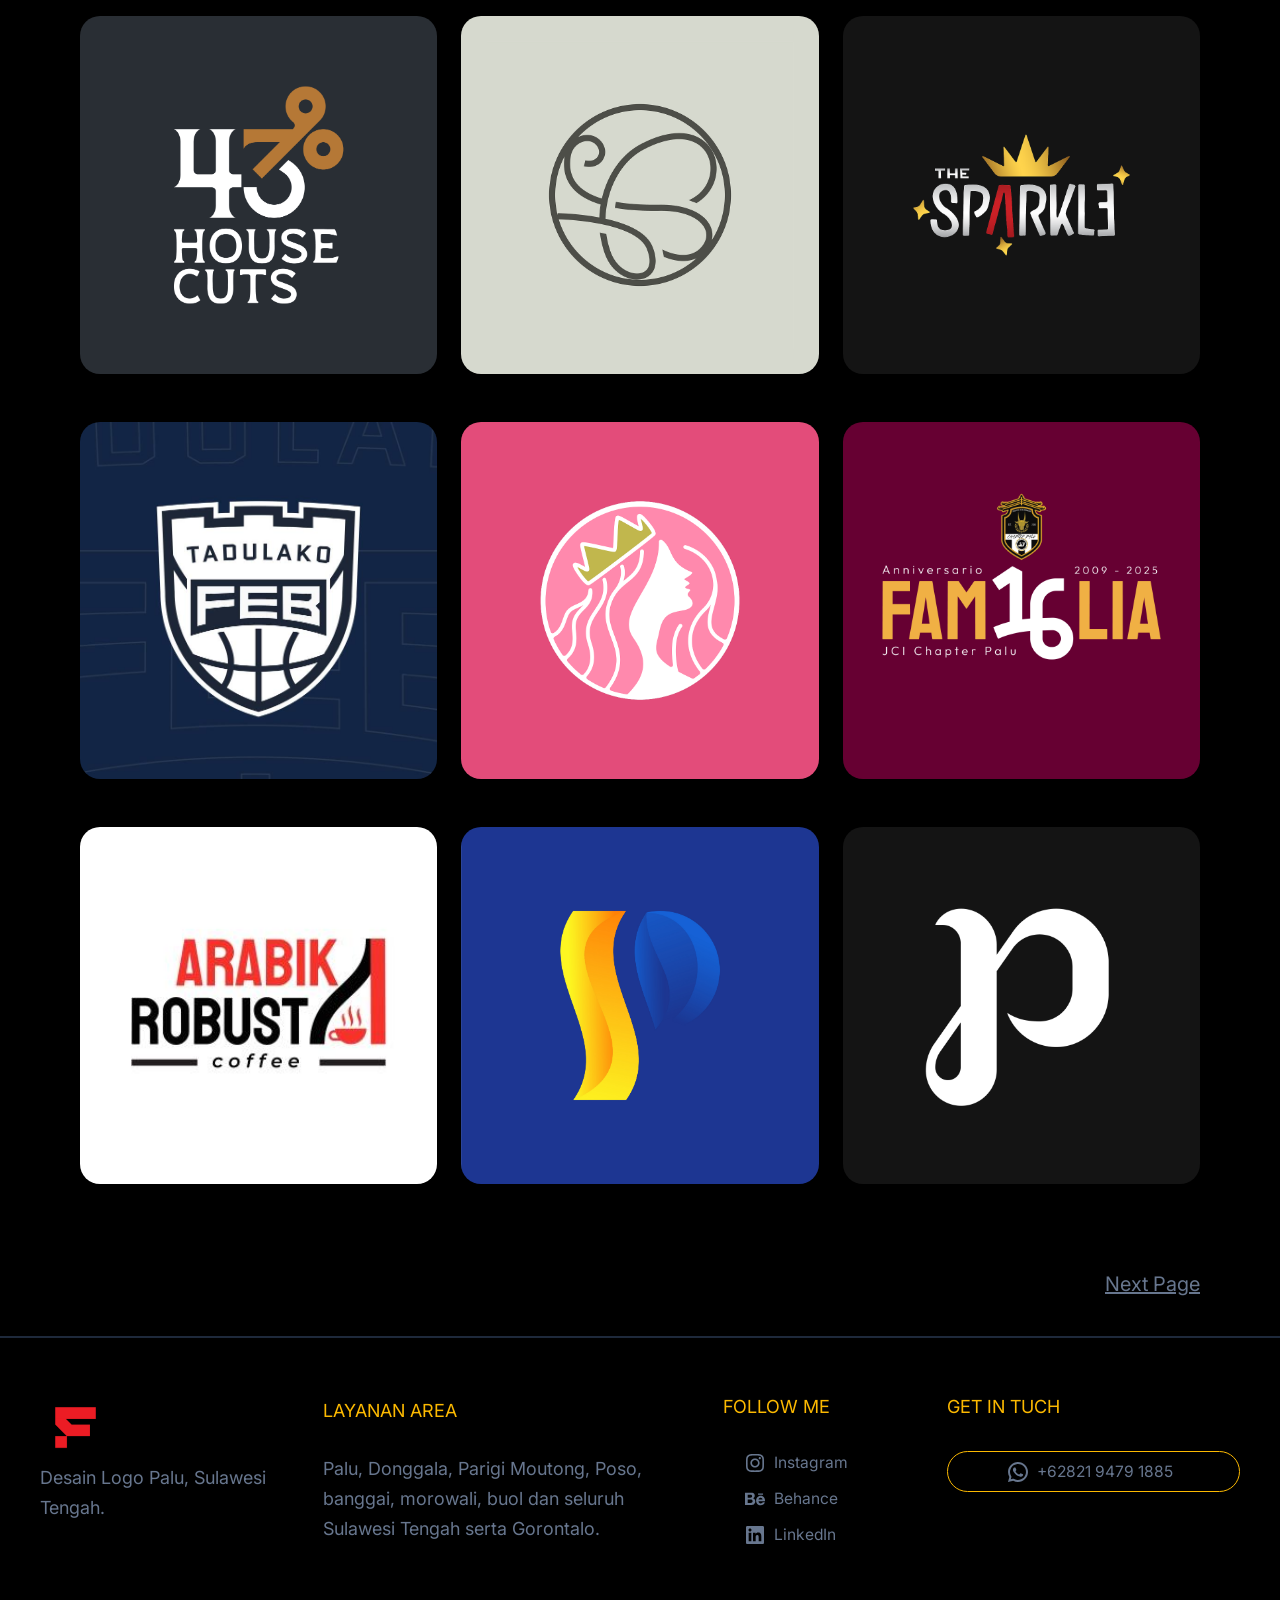
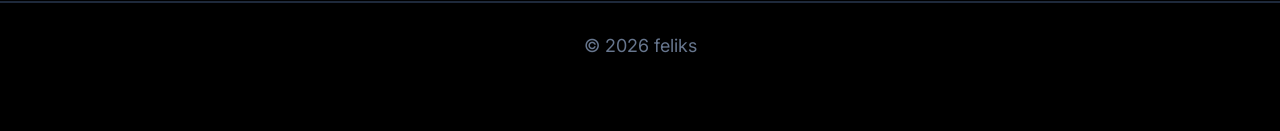
<file: work-gallery/index.html>
<!doctype html>
<html lang="en-US">
  <!-- Mirrored from localhost/fel/index.php/work-gallery/?query-0-page=1 by HTTrack Website Copier/3.x [XR&CO'2014], Sun, 17 May 2026 13:33:08 GMT -->
  <!-- Added by HTTrack --><meta
    http-equiv="content-type"
    content="text/html;charset=UTF-8"
  /><!-- /Added by HTTrack -->
  <head>
    <meta charset="UTF-8" />
    <meta name="viewport" content="width=device-width, initial-scale=1" />

    <link rel="profile" href="https://gmpg.org/xfn/11" />
    <title>Portofolio Desain Logo di Palu - Work Gallery | Feliks.id</title>
    <meta name="robots" content="max-image-preview:large" />
    <link rel="dns-prefetch" href="http://fonts.googleapis.com/" />
    <link href="https://fonts.googleapis.com/" rel="preconnect" />
    <link
      href="https://fonts.gstatic.com/"
      crossorigin="anonymous"
      rel="preconnect"
    />
    <link
      rel="alternate"
      type="application/rss+xml"
      title="feliks &raquo; Feed"
      href="../feed/index.html"
    />
    <link
      rel="alternate"
      type="application/rss+xml"
      title="feliks &raquo; Comments Feed"
      href="../comments/feed/index.html"
    />
    <link
      rel="alternate"
      title="oEmbed (JSON)"
      type="application/json+oembed"
      href="../wp-json/oembed/1.0/embed63b4.json?url=http%3A%2F%2Flocalhost%2Ffel%2Findex.php%2Fwork-gallery%2F"
    />
    <link
      rel="alternate"
      title="oEmbed (XML)"
      type="text/xml+oembed"
      href="../wp-json/oembed/1.0/embed6063?url=http%3A%2F%2Flocalhost%2Ffel%2Findex.php%2Fwork-gallery%2F&amp;format=xml"
    />
    <style id="wp-img-auto-sizes-contain-inline-css">
      img:is([sizes="auto" i], [sizes^="auto," i]) {
        contain-intrinsic-size: 3000px 1500px;
      }
      /*# sourceURL=wp-img-auto-sizes-contain-inline-css */
    </style>
    <link
      rel="stylesheet"
      id="astra-theme-css-css"
      href="../wp-content/themes/astra/assets/css/minified/main.min3940.css?ver=4.13.1"
      media="all"
    />
    <style id="astra-theme-css-inline-css">
      :root {
        --ast-post-nav-space: 0;
        --ast-container-default-xlg-padding: 2.5em;
        --ast-container-default-lg-padding: 2.5em;
        --ast-container-default-slg-padding: 2em;
        --ast-container-default-md-padding: 2.5em;
        --ast-container-default-sm-padding: 2.5em;
        --ast-container-default-xs-padding: 2.4em;
        --ast-container-default-xxs-padding: 1.8em;
        --ast-code-block-background: #eceff3;
        --ast-comment-inputs-background: #f9fafb;
        --ast-normal-container-width: 1200px;
        --ast-narrow-container-width: 750px;
        --ast-blog-title-font-weight: 600;
        --ast-blog-meta-weight: 600;
        --ast-global-color-primary: var(--ast-global-color-4);
        --ast-global-color-secondary: var(--ast-global-color-5);
        --ast-global-color-alternate-background: var(--ast-global-color-6);
        --ast-global-color-subtle-background: var(--ast-global-color-7);
        --ast-bg-style-guide: var(
          --ast-global-color-secondary,
          var(--ast-global-color-5)
        );
        --ast-shadow-style-guide: 0px 0px 4px 0 #00000057;
        --ast-global-dark-bg-style: #fff;
        --ast-global-dark-lfs: #fbfbfb;
        --ast-widget-bg-color: #fafafa;
        --ast-wc-container-head-bg-color: #fbfbfb;
        --ast-title-layout-bg: #eeeeee;
        --ast-search-border-color: #e7e7e7;
        --ast-lifter-hover-bg: #e6e6e6;
        --ast-gallery-block-color: #000;
        --srfm-color-input-label: var(--ast-global-color-2);
      }
      html {
        font-size: 112.5%;
      }
      a {
        color: var(--ast-global-color-3);
      }
      a:hover,
      a:focus {
        color: #e28700;
      }
      body,
      button,
      input,
      select,
      textarea,
      .ast-button,
      .ast-custom-button {
        font-family: "Inter", sans-serif;
        font-weight: inherit;
        font-size: 18px;
        font-size: 1rem;
        line-height: var(--ast-body-line-height, 1.65);
      }
      blockquote {
        color: var(--ast-global-color-3);
      }
      h1,
      h2,
      h3,
      h4,
      h5,
      h6,
      .entry-content :where(h1, h2, h3, h4, h5, h6),
      .site-title,
      .site-title a {
        font-family: "Inter", sans-serif;
        font-weight: 600;
      }
      .site-title {
        font-size: 35px;
        font-size: 1.9444444444444rem;
        display: none;
      }
      header .custom-logo-link img {
        max-width: 51px;
        width: 51px;
      }
      .astra-logo-svg {
        width: 51px;
      }
      .site-header .site-description {
        font-size: 15px;
        font-size: 0.83333333333333rem;
        display: none;
      }
      .entry-title {
        font-size: 20px;
        font-size: 1.1111111111111rem;
      }
      .ast-blog-single-element.ast-taxonomy-container a {
        font-size: 14px;
        font-size: 0.77777777777778rem;
      }
      .ast-blog-meta-container {
        font-size: 13px;
        font-size: 0.72222222222222rem;
      }
      .archive .ast-article-post .ast-article-inner,
      .blog .ast-article-post .ast-article-inner,
      .archive .ast-article-post .ast-article-inner:hover,
      .blog .ast-article-post .ast-article-inner:hover {
        border-top-left-radius: 6px;
        border-top-right-radius: 6px;
        border-bottom-right-radius: 6px;
        border-bottom-left-radius: 6px;
        overflow: hidden;
      }
      h1,
      .entry-content :where(h1) {
        font-size: 64px;
        font-size: 3.5555555555556rem;
        font-weight: 600;
        font-family: "Inter", sans-serif;
        line-height: 1.4em;
      }
      h2,
      .entry-content :where(h2) {
        font-size: 48px;
        font-size: 2.6666666666667rem;
        font-weight: 500;
        font-family: "Inter", sans-serif;
        line-height: 1.3em;
      }
      h3,
      .entry-content :where(h3) {
        font-size: 24px;
        font-size: 1.3333333333333rem;
        font-weight: 500;
        font-family: "Inter", sans-serif;
        line-height: 1.3em;
      }
      h4,
      .entry-content :where(h4) {
        font-size: 20px;
        font-size: 1.1111111111111rem;
        line-height: 1.2em;
        font-weight: 600;
        font-family: "Inter", sans-serif;
      }
      h5,
      .entry-content :where(h5) {
        font-size: 18px;
        font-size: 1rem;
        line-height: 1.2em;
        font-weight: 600;
        font-family: "Inter", sans-serif;
      }
      h6,
      .entry-content :where(h6) {
        font-size: 15px;
        font-size: 0.83333333333333rem;
        line-height: 1.25em;
        font-weight: 600;
        font-family: "Inter", sans-serif;
      }
      ::selection {
        background-color: var(--ast-global-color-0);
        color: #ffffff;
      }
      body,
      h1,
      h2,
      h3,
      h4,
      h5,
      h6,
      .entry-title a,
      .entry-content :where(h1, h2, h3, h4, h5, h6) {
        color: var(--ast-global-color-3);
      }
      .tagcloud a:hover,
      .tagcloud a:focus,
      .tagcloud a.current-item {
        color: #ffffff;
        border-color: var(--ast-global-color-3);
        background-color: var(--ast-global-color-3);
      }
      input:focus,
      input[type="text"]:focus,
      input[type="email"]:focus,
      input[type="url"]:focus,
      input[type="password"]:focus,
      input[type="reset"]:focus,
      input[type="search"]:focus,
      textarea:focus {
        border-color: var(--ast-global-color-3);
      }
      input[type="radio"]:checked,
      input[type="reset"],
      input[type="checkbox"]:checked,
      input[type="checkbox"]:hover:checked,
      input[type="checkbox"]:focus:checked,
      input[type="range"]::-webkit-slider-thumb {
        border-color: var(--ast-global-color-3);
        background-color: var(--ast-global-color-3);
        box-shadow: none;
      }
      .site-footer a:hover + .post-count,
      .site-footer a:focus + .post-count {
        background: var(--ast-global-color-3);
        border-color: var(--ast-global-color-3);
      }
      .single .nav-links .nav-previous,
      .single .nav-links .nav-next {
        color: var(--ast-global-color-3);
      }
      .entry-meta,
      .entry-meta * {
        line-height: 1.45;
        color: var(--ast-global-color-3);
        font-weight: 600;
      }
      .entry-meta a:not(.ast-button):hover,
      .entry-meta a:not(.ast-button):hover *,
      .entry-meta a:not(.ast-button):focus,
      .entry-meta a:not(.ast-button):focus *,
      .page-links > .page-link,
      .page-links .page-link:hover,
      .post-navigation a:hover {
        color: #e28700;
      }
      #cat option,
      .secondary .calendar_wrap thead a,
      .secondary .calendar_wrap thead a:visited {
        color: var(--ast-global-color-3);
      }
      .secondary .calendar_wrap #today,
      .ast-progress-val span {
        background: var(--ast-global-color-3);
      }
      .secondary a:hover + .post-count,
      .secondary a:focus + .post-count {
        background: var(--ast-global-color-3);
        border-color: var(--ast-global-color-3);
      }
      .calendar_wrap #today > a {
        color: #ffffff;
      }
      .page-links .page-link,
      .single .post-navigation a {
        color: var(--ast-global-color-3);
      }
      .ast-search-menu-icon .search-form button.search-submit {
        padding: 0 4px;
      }
      .ast-search-menu-icon form.search-form {
        padding-right: 0;
      }
      .ast-header-search .ast-search-menu-icon.ast-dropdown-active .search-form,
      .ast-header-search
        .ast-search-menu-icon.ast-dropdown-active
        .search-field:focus {
        transition: all 0.2s;
      }
      .search-form input.search-field:focus {
        outline: none;
      }
      .ast-mobile-header-content
        .ast-builder-layout-element:not(.ast-builder-menu):not(
          .ast-header-divider-element
        ),
      .ast-mobile-popup-content
        .ast-builder-layout-element:not(.ast-builder-menu):not(
          .ast-header-divider-element
        ) {
        padding: 15px 20px;
      }
      .ast-search-menu-icon .search-form button.search-submit:focus,
      .ast-theme-transparent-header
        .ast-header-search
        .ast-dropdown-active
        .ast-icon,
      .ast-theme-transparent-header
        .ast-inline-search
        .search-field:focus
        .ast-icon {
        color: var(--ast-global-color-1);
      }
      .ast-desktop .ast-header-search .slide-search .search-form {
        border: 2px solid var(--ast-global-color-0);
      }
      .ast-header-search .slide-search .search-field {
        background-color: var(--ast-global-dark-bg-style);
      }
      .ast-archive-title {
        color: var(--ast-global-color-2);
      }
      .widget-title {
        font-size: 25px;
        font-size: 1.3888888888889rem;
        color: var(--ast-global-color-2);
      }
      .ast-single-post .entry-content a,
      .ast-comment-content a:not(.ast-comment-edit-reply-wrap a) {
        text-decoration: underline;
      }
      .ast-single-post .entry-content .uagb-tab a,
      .ast-single-post .entry-content .uagb-ifb-cta a,
      .ast-single-post .entry-content .uabb-module-content a,
      .ast-single-post .entry-content .uagb-post-grid a,
      .ast-single-post .entry-content .uagb-timeline a,
      .ast-single-post .entry-content .uagb-toc__wrap a,
      .ast-single-post .entry-content .uagb-taxomony-box a,
      .entry-content .wp-block-latest-posts > li > a,
      .ast-single-post .entry-content .wp-block-file__button,
      a.ast-post-filter-single,
      .ast-single-post .ast-comment-content .comment-reply-link,
      .ast-single-post .ast-comment-content .comment-edit-link {
        text-decoration: none;
      }
      .ast-search-menu-icon.slide-search a:focus-visible:focus-visible,
      .astra-search-icon:focus-visible,
      #close:focus-visible,
      a:focus-visible,
      .ast-menu-toggle:focus-visible,
      .site .skip-link:focus-visible,
      .wp-block-loginout input:focus-visible,
      .wp-block-search.wp-block-search__button-inside
        .wp-block-search__inside-wrapper,
      .ast-header-navigation-arrow:focus-visible,
      .ast-orders-table__row .ast-orders-table__cell:focus-visible,
      a#ast-apply-coupon:focus-visible,
      #ast-apply-coupon:focus-visible,
      #close:focus-visible,
      .button.search-submit:focus-visible,
      #search_submit:focus,
      .normal-search:focus-visible,
      .ast-header-account-wrap:focus-visible,
      .astra-cart-drawer-close:focus,
      .ast-single-variation:focus,
      .ast-button:focus,
      .ast-builder-button-wrap:has(.ast-custom-button-link:focus),
      .ast-builder-button-wrap .ast-custom-button-link:focus {
        outline-style: dotted;
        outline-color: inherit;
        outline-width: thin;
      }
      input:focus,
      input[type="text"]:focus,
      input[type="email"]:focus,
      input[type="url"]:focus,
      input[type="password"]:focus,
      input[type="reset"]:focus,
      input[type="search"]:focus,
      input[type="number"]:focus,
      textarea:focus,
      .wp-block-search__input:focus,
      [data-section="section-header-mobile-trigger"]
        .ast-button-wrap
        .ast-mobile-menu-trigger-minimal:focus,
      .ast-mobile-popup-drawer.active .menu-toggle-close:focus,
      #ast-scroll-top:focus,
      #coupon_code:focus,
      #ast-coupon-code:focus {
        border-style: dotted;
        border-color: inherit;
        border-width: thin;
      }
      input {
        outline: none;
      }
      .site-logo-img img {
        transition: all 0.2s linear;
      }
      body .ast-oembed-container * {
        position: absolute;
        top: 0;
        width: 100%;
        height: 100%;
        left: 0;
      }
      body .wp-block-embed-pocket-casts .ast-oembed-container * {
        position: unset;
      }
      .ast-single-post-featured-section + article {
        margin-top: 2em;
      }
      .site-content .ast-single-post-featured-section img {
        width: 100%;
        overflow: hidden;
        object-fit: cover;
      }
      .ast-separate-container
        .site-content
        .ast-single-post-featured-section
        + article {
        margin-top: -80px;
        z-index: 9;
        position: relative;
        border-radius: 4px;
      }
      @media (min-width: 922px) {
        .ast-no-sidebar .site-content .ast-article-image-container--wide {
          margin-left: -120px;
          margin-right: -120px;
          max-width: unset;
          width: unset;
        }
        .ast-left-sidebar .site-content .ast-article-image-container--wide,
        .ast-right-sidebar .site-content .ast-article-image-container--wide {
          margin-left: -10px;
          margin-right: -10px;
        }
        .site-content .ast-article-image-container--full {
          margin-left: calc(-50vw + 50%);
          margin-right: calc(-50vw + 50%);
          max-width: 100vw;
          width: 100vw;
        }
        .ast-left-sidebar .site-content .ast-article-image-container--full,
        .ast-right-sidebar .site-content .ast-article-image-container--full {
          margin-left: -10px;
          margin-right: -10px;
          max-width: inherit;
          width: auto;
        }
      }
      .site > .ast-single-related-posts-container {
        margin-top: 0;
      }
      @media (min-width: 922px) {
        .ast-desktop .ast-container--narrow {
          max-width: var(--ast-narrow-container-width);
          margin: 0 auto;
        }
      }
      input[type="text"],
      input[type="number"],
      input[type="email"],
      input[type="url"],
      input[type="password"],
      input[type="search"],
      input[type="reset"],
      input[type="tel"],
      input[type="date"],
      select,
      textarea {
        font-size: 16px;
        font-style: normal;
        font-weight: 400;
        line-height: 24px;
        width: 100%;
        padding: 12px 16px;
        border-radius: 4px;
        box-shadow: 0px 1px 2px 0px rgba(0, 0, 0, 0.05);
        color: var(--ast-form-input-text, #475569);
      }
      input[type="text"],
      input[type="number"],
      input[type="email"],
      input[type="url"],
      input[type="password"],
      input[type="search"],
      input[type="reset"],
      input[type="tel"],
      input[type="date"],
      select {
        height: 40px;
      }
      input[type="date"] {
        border-width: 1px;
        border-style: solid;
        border-color: var(--ast-border-color);
        background: var(
          --ast-global-color-secondary,
          var(--ast-global-color-5)
        );
      }
      input[type="text"]:focus,
      input[type="number"]:focus,
      input[type="email"]:focus,
      input[type="url"]:focus,
      input[type="password"]:focus,
      input[type="search"]:focus,
      input[type="reset"]:focus,
      input[type="tel"]:focus,
      input[type="date"]:focus,
      select:focus,
      textarea:focus {
        border-color: #046bd2;
        box-shadow: none;
        outline: none;
        color: var(--ast-form-input-focus-text, #475569);
      }
      label,
      legend {
        color: var(--ast-global-color-2, #111827);
        font-size: 14px;
        font-style: normal;
        font-weight: 500;
        line-height: 20px;
      }
      select {
        padding: 6px 10px;
      }
      fieldset {
        padding: 30px;
        border-radius: 4px;
      }
      button,
      .ast-button,
      .button,
      input[type="button"],
      input[type="reset"],
      input[type="submit"],
      a:where(.wp-block-button__link) {
        border-radius: 4px;
        box-shadow: 0px 1px 2px 0px rgba(0, 0, 0, 0.05);
      }
      :root {
        --ast-comment-inputs-background: #fff;
      }
      ::placeholder {
        color: var(--ast-form-field-color, #9ca3af);
      }
      ::-ms-input-placeholder {
        color: var(--ast-form-field-color, #9ca3af);
      }
      @media (max-width: 921.9px) {
        #ast-desktop-header {
          display: none;
        }
      }
      @media (min-width: 922px) {
        #ast-mobile-header {
          display: none;
        }
      }
      .wp-block-buttons.aligncenter {
        justify-content: center;
      }
      @media (max-width: 921px) {
        .ast-theme-transparent-header #primary,
        .ast-theme-transparent-header #secondary {
          padding: 0;
        }
      }
      @media (max-width: 921px) {
        .ast-plain-container.ast-no-sidebar #primary {
          padding: 0;
        }
      }
      .ast-plain-container.ast-no-sidebar #primary {
        margin-top: 0;
        margin-bottom: 0;
      }
      .wp-block-button.is-style-outline .wp-block-button__link {
        border-color: #cecb18;
        border-top-width: 1px;
        border-right-width: 1px;
        border-bottom-width: 1px;
        border-left-width: 1px;
      }
      div.wp-block-button.is-style-outline
        > .wp-block-button__link:not(.has-text-color),
      div.wp-block-button.wp-block-button__link.is-style-outline:not(
          .has-text-color
        ) {
        color: #cecb18;
      }
      .wp-block-button.is-style-outline .wp-block-button__link:hover,
      .wp-block-buttons
        .wp-block-button.is-style-outline
        .wp-block-button__link:focus,
      .wp-block-buttons
        .wp-block-button.is-style-outline
        > .wp-block-button__link:not(.has-text-color):hover,
      .wp-block-buttons
        .wp-block-button.wp-block-button__link.is-style-outline:not(
          .has-text-color
        ):hover {
        color: var(--ast-global-color-2);
        background-color: #ffba00;
        border-color: #ffba00;
      }
      .post-page-numbers.current .page-link,
      .ast-pagination .page-numbers.current {
        color: #ffffff;
        border-color: var(--ast-global-color-0);
        background-color: var(--ast-global-color-0);
      }
      .wp-block-button.is-style-outline .wp-block-button__link {
        border-top-width: 1px;
        border-right-width: 1px;
        border-bottom-width: 1px;
        border-left-width: 1px;
      }
      .wp-block-buttons
        .wp-block-button.is-style-outline
        .wp-block-button__link.wp-element-button,
      .ast-outline-button,
      .wp-block-uagb-buttons-child .uagb-buttons-repeater.ast-outline-button {
        border-color: #cd8200;
        border-top-width: 1px;
        border-right-width: 1px;
        border-bottom-width: 1px;
        border-left-width: 1px;
        font-family: inherit;
        font-weight: 600;
        font-size: 20px;
        font-size: 1.1111111111111rem;
        line-height: 1em;
        padding-top: 10px;
        padding-right: 20px;
        padding-bottom: 10px;
        padding-left: 20px;
        border-top-left-radius: 30px;
        border-top-right-radius: 30px;
        border-bottom-right-radius: 30px;
        border-bottom-left-radius: 30px;
      }
      .wp-block-buttons
        .wp-block-button.is-style-outline
        > .wp-block-button__link:not(.has-text-color),
      .wp-block-buttons
        .wp-block-button.wp-block-button__link.is-style-outline:not(
          .has-text-color
        ),
      .ast-outline-button {
        color: #aeafb0;
      }
      .wp-block-button.is-style-outline .wp-block-button__link:hover,
      .wp-block-buttons
        .wp-block-button.is-style-outline
        .wp-block-button__link:focus,
      .wp-block-buttons
        .wp-block-button.is-style-outline
        > .wp-block-button__link:not(.has-text-color):hover,
      .wp-block-buttons
        .wp-block-button.wp-block-button__link.is-style-outline:not(
          .has-text-color
        ):hover,
      .ast-outline-button:hover,
      .ast-outline-button:focus,
      .wp-block-uagb-buttons-child
        .uagb-buttons-repeater.ast-outline-button:hover,
      .wp-block-uagb-buttons-child
        .uagb-buttons-repeater.ast-outline-button:focus {
        color: var(--ast-global-color-8);
        background-color: #f5ba07;
        border-color: #ffba00;
      }
      .ast-single-post .entry-content a.ast-outline-button,
      .ast-single-post
        .entry-content
        .is-style-outline
        > .wp-block-button__link {
        text-decoration: none;
      }
      .wp-block-button
        .wp-block-button__link.wp-element-button.is-style-outline:not(
          .has-background
        ),
      .wp-block-button.is-style-outline
        > .wp-block-button__link.wp-element-button:not(.has-background),
      .ast-outline-button {
        background-color: transparent;
      }
      .uagb-buttons-repeater.ast-outline-button {
        border-radius: 9999px;
      }
      .entry-content[data-ast-blocks-layout] > figure {
        margin-bottom: 1em;
      }
      h1.widget-title {
        font-weight: 600;
      }
      h2.widget-title {
        font-weight: 500;
      }
      h3.widget-title {
        font-weight: 500;
      }
      #page {
        display: flex;
        flex-direction: column;
        min-height: 100vh;
      }
      .ast-404-layout-1 h1.page-title {
        color: var(--ast-global-color-2);
      }
      .single .post-navigation a {
        line-height: 1em;
        height: inherit;
      }
      .error-404 .page-sub-title {
        font-size: 1.5rem;
        font-weight: inherit;
      }
      .search .site-content .content-area .search-form {
        margin-bottom: 0;
      }
      #page .site-content {
        flex-grow: 1;
      }
      .widget {
        margin-bottom: 1.25em;
      }
      #secondary li {
        line-height: 1.5em;
      }
      #secondary .wp-block-group h2 {
        margin-bottom: 0.7em;
      }
      #secondary h2 {
        font-size: 1.7rem;
      }
      .ast-separate-container .ast-article-post,
      .ast-separate-container .ast-article-single,
      .ast-separate-container .comment-respond {
        padding: 3em;
      }
      .ast-separate-container .ast-article-single .ast-article-single {
        padding: 0;
      }
      .ast-article-single .wp-block-post-template-is-layout-grid {
        padding-left: 0;
      }
      .ast-separate-container .comments-title,
      .ast-narrow-container .comments-title {
        padding: 1.5em 2em;
      }
      .ast-page-builder-template .comment-form-textarea,
      .ast-comment-formwrap .ast-grid-common-col {
        padding: 0;
      }
      .ast-comment-formwrap {
        padding: 0;
        display: inline-flex;
        column-gap: 20px;
        width: 100%;
        margin-left: 0;
        margin-right: 0;
      }
      .comments-area textarea#comment:focus,
      .comments-area textarea#comment:active,
      .comments-area .ast-comment-formwrap input[type="text"]:focus,
      .comments-area .ast-comment-formwrap input[type="text"]:active {
        box-shadow: none;
        outline: none;
      }
      .archive.ast-page-builder-template .entry-header {
        margin-top: 2em;
      }
      .ast-page-builder-template .ast-comment-formwrap {
        width: 100%;
      }
      .entry-title {
        margin-bottom: 0.6em;
      }
      .ast-archive-description p {
        font-size: inherit;
        font-weight: inherit;
        line-height: inherit;
      }
      .ast-separate-container .ast-comment-list li.depth-1,
      .hentry {
        margin-bottom: 1.5em;
      }
      .site-content section.ast-archive-description {
        margin-bottom: 2em;
      }
      @media (min-width: 921px) {
        .ast-left-sidebar.ast-page-builder-template #secondary,
        .archive.ast-right-sidebar.ast-page-builder-template .site-main {
          padding-left: 20px;
          padding-right: 20px;
        }
      }
      @media (max-width: 544px) {
        .ast-comment-formwrap.ast-row {
          column-gap: 10px;
          display: inline-block;
        }
        #ast-commentform .ast-grid-common-col {
          position: relative;
          width: 100%;
        }
      }
      @media (min-width: 1201px) {
        .ast-separate-container .ast-article-post,
        .ast-separate-container .ast-article-single,
        .ast-separate-container .ast-author-box,
        .ast-separate-container .ast-404-layout-1,
        .ast-separate-container .no-results {
          padding: 3em;
        }
      }
      @media (max-width: 921px) {
        .ast-left-sidebar #content > .ast-container {
          display: flex;
          flex-direction: column-reverse;
          width: 100%;
        }
      }
      @media (min-width: 922px) {
        .ast-separate-container.ast-right-sidebar #primary,
        .ast-separate-container.ast-left-sidebar #primary {
          border: 0;
        }
        .search-no-results.ast-separate-container #primary {
          margin-bottom: 4em;
        }
      }
      .wp-block-button .wp-block-button__link {
        color: #f3d80f;
      }
      .wp-block-button .wp-block-button__link:hover,
      .wp-block-button .wp-block-button__link:focus {
        color: var(--ast-global-color-2);
        background-color: #ffba00;
        border-color: #ffba00;
      }
      .wp-block-button .wp-block-button__link,
      .wp-block-search .wp-block-search__button,
      body .wp-block-file .wp-block-file__button {
        border-style: solid;
        border-top-width: 1px;
        border-right-width: 1px;
        border-left-width: 1px;
        border-bottom-width: 1px;
        border-color: #cecb18;
        background-color: transparent;
        color: #f3d80f;
        font-family: inherit;
        font-weight: 600;
        line-height: 1em;
        font-size: 20px;
        font-size: 1.1111111111111rem;
        border-top-left-radius: 3px;
        border-top-right-radius: 3px;
        border-bottom-right-radius: 3px;
        border-bottom-left-radius: 3px;
        padding-top: 10px;
        padding-right: 20px;
        padding-bottom: 10px;
        padding-left: 20px;
      }
      .ast-single-post .entry-content .wp-block-button .wp-block-button__link,
      .ast-single-post .entry-content .wp-block-search .wp-block-search__button,
      body .entry-content .wp-block-file .wp-block-file__button {
        text-decoration: none;
      }
      .menu-toggle,
      button,
      .ast-button,
      .ast-custom-button,
      .button,
      input#submit,
      input[type="button"],
      input[type="submit"],
      input[type="reset"],
      #comments .submit,
      .search .search-submit,
      form[CLASS*="wp-block-search__"].wp-block-search
        .wp-block-search__inside-wrapper
        .wp-block-search__button,
      body .wp-block-file .wp-block-file__button,
      .search .search-submit {
        border-style: solid;
        border-top-width: 1px;
        border-right-width: 1px;
        border-left-width: 1px;
        border-bottom-width: 1px;
        color: #f3d80f;
        border-color: #cecb18;
        background-color: transparent;
        padding-top: 10px;
        padding-right: 20px;
        padding-bottom: 10px;
        padding-left: 20px;
        font-family: inherit;
        font-weight: 600;
        font-size: 20px;
        font-size: 1.1111111111111rem;
        line-height: 1em;
        border-top-left-radius: 3px;
        border-top-right-radius: 3px;
        border-bottom-right-radius: 3px;
        border-bottom-left-radius: 3px;
      }
      button:focus,
      .menu-toggle:hover,
      button:hover,
      .ast-button:hover,
      .ast-custom-button:hover .button:hover,
      .ast-custom-button:hover,
      input[type="reset"]:hover,
      input[type="reset"]:focus,
      input#submit:hover,
      input#submit:focus,
      input[type="button"]:hover,
      input[type="button"]:focus,
      input[type="submit"]:hover,
      input[type="submit"]:focus,
      form[CLASS*="wp-block-search__"].wp-block-search
        .wp-block-search__inside-wrapper
        .wp-block-search__button:hover,
      form[CLASS*="wp-block-search__"].wp-block-search
        .wp-block-search__inside-wrapper
        .wp-block-search__button:focus,
      body .wp-block-file .wp-block-file__button:hover,
      body .wp-block-file .wp-block-file__button:focus {
        color: var(--ast-global-color-2);
        background-color: #ffba00;
        border-color: #ffba00;
      }
      form[CLASS*="wp-block-search__"].wp-block-search
        .wp-block-search__inside-wrapper
        .wp-block-search__button.has-icon {
        padding-top: calc(10px - 3px);
        padding-right: calc(20px - 3px);
        padding-bottom: calc(10px - 3px);
        padding-left: calc(20px - 3px);
      }
      @media (max-width: 921px) {
        .ast-mobile-header-stack .main-header-bar .ast-search-menu-icon {
          display: inline-block;
        }
        .ast-header-break-point.ast-header-custom-item-outside
          .ast-mobile-header-stack
          .main-header-bar
          .ast-search-icon {
          margin: 0;
        }
        .ast-comment-avatar-wrap img {
          max-width: 2.5em;
        }
        .ast-comment-meta {
          padding: 0 1.8888em 1.3333em;
        }
      }
      @media (min-width: 544px) {
        .ast-container {
          max-width: 100%;
        }
      }
      @media (max-width: 544px) {
        .ast-separate-container .ast-article-post,
        .ast-separate-container .ast-article-single,
        .ast-separate-container .comments-title,
        .ast-separate-container .ast-archive-description {
          padding: 1.5em 1em;
        }
        .ast-separate-container #content .ast-container {
          padding-left: 0.54em;
          padding-right: 0.54em;
        }
        .ast-separate-container .ast-comment-list .bypostauthor {
          padding: 0.5em;
        }
        .ast-search-menu-icon.ast-dropdown-active .search-field {
          width: 170px;
        }
      }
      #ast-mobile-header .ast-site-header-cart-li a {
        pointer-events: none;
      }
      .ast-separate-container {
        background-color: var(--ast-global-color-8);
        background-image: none;
      }
      @media (max-width: 921px) {
        .site-title {
          display: none;
        }
        .site-header .site-description {
          display: none;
        }
      }
      @media (max-width: 544px) {
        .site-title {
          display: none;
        }
        .site-header .site-description {
          display: none;
        }
      }
      @media (max-width: 921px) {
        html {
          font-size: 102.6%;
        }
      }
      @media (max-width: 544px) {
        html {
          font-size: 102.6%;
        }
      }
      @media (min-width: 922px) {
        .ast-container {
          max-width: 1240px;
        }
      }
      @media (min-width: 922px) {
        .site-content .ast-container {
          display: flex;
        }
      }
      @media (max-width: 921px) {
        .site-content .ast-container {
          flex-direction: column;
        }
      }
      .entry-content :where(h1, h2, h3, h4, h5, h6) {
        clear: none;
      }
      @media (min-width: 922px) {
        .main-header-menu
          .sub-menu
          .menu-item.ast-left-align-sub-menu:hover
          > .sub-menu,
        .main-header-menu
          .sub-menu
          .menu-item.ast-left-align-sub-menu.focus
          > .sub-menu {
          margin-left: -0px;
        }
      }
      .entry-content li > p {
        margin-bottom: 0;
      }
      .site .comments-area {
        padding-bottom: 2em;
        margin-top: 2em;
      }
      .wp-block-file {
        display: flex;
        align-items: center;
        flex-wrap: wrap;
        justify-content: space-between;
      }
      .wp-block-pullquote {
        border: none;
      }
      .wp-block-pullquote blockquote::before {
        content: "\201D";
        font-family: "Helvetica", sans-serif;
        display: flex;
        transform: rotate(180deg);
        font-size: 6rem;
        font-style: normal;
        line-height: 1;
        font-weight: bold;
        align-items: center;
        justify-content: center;
      }
      .has-text-align-right > blockquote::before {
        justify-content: flex-start;
      }
      .has-text-align-left > blockquote::before {
        justify-content: flex-end;
      }
      figure.wp-block-pullquote.is-style-solid-color blockquote {
        max-width: 100%;
        text-align: inherit;
      }
      :root {
        --wp--custom--ast-default-block-top-padding: 100px;
        --wp--custom--ast-default-block-right-padding: 80px;
        --wp--custom--ast-default-block-bottom-padding: 100px;
        --wp--custom--ast-default-block-left-padding: 80px;
        --wp--custom--ast-container-width: 1200px;
        --wp--custom--ast-content-width-size: 1200px;
        --wp--custom--ast-wide-width-size: calc(
          1200px + var(--wp--custom--ast-default-block-left-padding) +
            var(--wp--custom--ast-default-block-right-padding)
        );
      }
      .ast-narrow-container {
        --wp--custom--ast-content-width-size: 750px;
        --wp--custom--ast-wide-width-size: 750px;
      }
      @media (max-width: 921px) {
        :root {
          --wp--custom--ast-default-block-top-padding: 50px;
          --wp--custom--ast-default-block-right-padding: 50px;
          --wp--custom--ast-default-block-bottom-padding: 50px;
          --wp--custom--ast-default-block-left-padding: 50px;
        }
      }
      @media (max-width: 544px) {
        :root {
          --wp--custom--ast-default-block-top-padding: 50px;
          --wp--custom--ast-default-block-right-padding: 30px;
          --wp--custom--ast-default-block-bottom-padding: 50px;
          --wp--custom--ast-default-block-left-padding: 30px;
        }
      }
      .entry-content > .wp-block-group,
      .entry-content > .wp-block-cover,
      .entry-content > .wp-block-columns {
        padding-top: var(--wp--custom--ast-default-block-top-padding);
        padding-right: var(--wp--custom--ast-default-block-right-padding);
        padding-bottom: var(--wp--custom--ast-default-block-bottom-padding);
        padding-left: var(--wp--custom--ast-default-block-left-padding);
      }
      .ast-plain-container.ast-no-sidebar .entry-content > .alignfull,
      .ast-page-builder-template .ast-no-sidebar .entry-content > .alignfull {
        margin-left: calc(-50vw + 50%);
        margin-right: calc(-50vw + 50%);
        max-width: 100vw;
        width: 100vw;
      }
      .ast-plain-container.ast-no-sidebar .entry-content .alignfull .alignfull,
      .ast-page-builder-template.ast-no-sidebar
        .entry-content
        .alignfull
        .alignfull,
      .ast-plain-container.ast-no-sidebar .entry-content .alignfull .alignwide,
      .ast-page-builder-template.ast-no-sidebar
        .entry-content
        .alignfull
        .alignwide,
      .ast-plain-container.ast-no-sidebar .entry-content .alignwide .alignfull,
      .ast-page-builder-template.ast-no-sidebar
        .entry-content
        .alignwide
        .alignfull,
      .ast-plain-container.ast-no-sidebar .entry-content .alignwide .alignwide,
      .ast-page-builder-template.ast-no-sidebar
        .entry-content
        .alignwide
        .alignwide,
      .ast-plain-container.ast-no-sidebar
        .entry-content
        .wp-block-column
        .alignfull,
      .ast-page-builder-template.ast-no-sidebar
        .entry-content
        .wp-block-column
        .alignfull,
      .ast-plain-container.ast-no-sidebar
        .entry-content
        .wp-block-column
        .alignwide,
      .ast-page-builder-template.ast-no-sidebar
        .entry-content
        .wp-block-column
        .alignwide {
        margin-left: auto;
        margin-right: auto;
        width: 100%;
      }
      [data-ast-blocks-layout] .wp-block-separator:not(.is-style-dots) {
        height: 0;
      }
      [data-ast-blocks-layout] .wp-block-separator {
        margin: 20px auto;
      }
      [data-ast-blocks-layout]
        .wp-block-separator:not(.is-style-wide):not(.is-style-dots) {
        max-width: 100px;
      }
      [data-ast-blocks-layout] .wp-block-separator.has-background {
        padding: 0;
      }
      .entry-content[data-ast-blocks-layout] > * {
        max-width: var(--wp--custom--ast-content-width-size);
        margin-left: auto;
        margin-right: auto;
      }
      .entry-content[data-ast-blocks-layout] > .alignwide {
        max-width: var(--wp--custom--ast-wide-width-size);
      }
      .entry-content[data-ast-blocks-layout] .alignfull {
        max-width: none;
      }
      .entry-content .wp-block-columns {
        margin-bottom: 0;
      }
      blockquote {
        margin: 1.5em;
        border-color: rgba(0, 0, 0, 0.05);
      }
      .wp-block-quote:not(.has-text-align-right):not(.has-text-align-center) {
        border-left: 5px solid rgba(0, 0, 0, 0.05);
      }
      .has-text-align-right > blockquote,
      blockquote.has-text-align-right {
        border-right: 5px solid rgba(0, 0, 0, 0.05);
      }
      .has-text-align-left > blockquote,
      blockquote.has-text-align-left {
        border-left: 5px solid rgba(0, 0, 0, 0.05);
      }
      .wp-block-site-tagline,
      .wp-block-latest-posts .read-more {
        margin-top: 15px;
      }
      .wp-block-loginout p label {
        display: block;
      }
      .wp-block-loginout p:not(.login-remember):not(.login-submit) input {
        width: 100%;
      }
      .wp-block-loginout input:focus {
        border-color: transparent;
      }
      .wp-block-loginout input:focus {
        outline: thin dotted;
      }
      .entry-content .wp-block-media-text .wp-block-media-text__content {
        padding: 0 0 0 8%;
      }
      .entry-content
        .wp-block-media-text.has-media-on-the-right
        .wp-block-media-text__content {
        padding: 0 8% 0 0;
      }
      .entry-content
        .wp-block-media-text.has-background
        .wp-block-media-text__content {
        padding: 8%;
      }
      .entry-content
        .wp-block-cover:not([class*="background-color"]):not(
          .has-text-color.has-link-color
        )
        .wp-block-cover__inner-container,
      .entry-content
        .wp-block-cover:not([class*="background-color"])
        .wp-block-cover-image-text,
      .entry-content
        .wp-block-cover:not([class*="background-color"])
        .wp-block-cover-text,
      .entry-content
        .wp-block-cover-image:not([class*="background-color"])
        .wp-block-cover__inner-container,
      .entry-content
        .wp-block-cover-image:not([class*="background-color"])
        .wp-block-cover-image-text,
      .entry-content
        .wp-block-cover-image:not([class*="background-color"])
        .wp-block-cover-text {
        color: var(--ast-global-color-primary, var(--ast-global-color-5));
      }
      .wp-block-loginout .login-remember input {
        width: 1.1rem;
        height: 1.1rem;
        margin: 0 5px 4px 0;
        vertical-align: middle;
      }
      .wp-block-latest-posts > li > *:first-child,
      .wp-block-latest-posts:not(.is-grid) > li:first-child {
        margin-top: 0;
      }
      .entry-content > .wp-block-buttons,
      .entry-content > .wp-block-uagb-buttons {
        margin-bottom: 1.5em;
      }
      .wp-block-search__inside-wrapper .wp-block-search__input {
        padding: 0 10px;
        color: var(--ast-global-color-3);
        background: var(--ast-global-color-primary, var(--ast-global-color-5));
        border-color: var(--ast-border-color);
      }
      .wp-block-latest-posts .read-more {
        margin-bottom: 1.5em;
      }
      .wp-block-search__no-button
        .wp-block-search__inside-wrapper
        .wp-block-search__input {
        padding-top: 5px;
        padding-bottom: 5px;
      }
      .wp-block-latest-posts .wp-block-latest-posts__post-date,
      .wp-block-latest-posts .wp-block-latest-posts__post-author {
        font-size: 1rem;
      }
      .wp-block-latest-posts > li > *,
      .wp-block-latest-posts:not(.is-grid) > li {
        margin-top: 12px;
        margin-bottom: 12px;
      }
      .ast-page-builder-template
        .entry-content[data-ast-blocks-layout]
        > .alignwide:where(
          :not(.uagb-is-root-container):not(.spectra-is-root-container)
        )
        > * {
        max-width: var(--wp--custom--ast-wide-width-size);
      }
      .ast-page-builder-template
        .entry-content[data-ast-blocks-layout]
        > .inherit-container-width
        > *,
      .ast-page-builder-template
        .entry-content[data-ast-blocks-layout]
        > *:not(.wp-block-group):where(
          :not(.uagb-is-root-container):not(.spectra-is-root-container)
        )
        > *,
      .entry-content[data-ast-blocks-layout]
        > .wp-block-cover
        .wp-block-cover__inner-container {
        max-width: none;
        margin-left: auto;
        margin-right: auto;
      }
      .ast-page-builder-template .entry-content[data-ast-blocks-layout] > *,
      .ast-page-builder-template
        .entry-content[data-ast-blocks-layout]
        > .alignfull:where(
          :not(.wp-block-group):not(.uagb-is-root-container):not(
              .spectra-is-root-container
            )
        )
        > * {
        max-width: none;
      }
      .entry-content[data-ast-blocks-layout]
        .wp-block-cover:not(.alignleft):not(.alignright) {
        width: auto;
      }
      @media (max-width: 1200px) {
        .ast-separate-container .entry-content > .alignfull,
        .ast-separate-container
          .entry-content[data-ast-blocks-layout]
          > .alignwide,
        .ast-plain-container
          .entry-content[data-ast-blocks-layout]
          > .alignwide,
        .ast-plain-container .entry-content .alignfull {
          margin-left: calc(
            -1 * min(var(--ast-container-default-xlg-padding), 20px)
          );
          margin-right: calc(
            -1 * min(var(--ast-container-default-xlg-padding), 20px)
          );
        }
      }
      @media (min-width: 1201px) {
        .ast-separate-container .entry-content > .alignfull {
          margin-left: calc(-1 * var(--ast-container-default-xlg-padding));
          margin-right: calc(-1 * var(--ast-container-default-xlg-padding));
        }
        .ast-separate-container
          .entry-content[data-ast-blocks-layout]
          > .alignwide,
        .ast-plain-container
          .entry-content[data-ast-blocks-layout]
          > .alignwide {
          margin-left: auto;
          margin-right: auto;
        }
      }
      @media (min-width: 921px) {
        .ast-separate-container
          .entry-content
          .wp-block-group.alignwide:not(.inherit-container-width)
          > :where(:not(.alignleft):not(.alignright)),
        .ast-plain-container
          .entry-content
          .wp-block-group.alignwide:not(.inherit-container-width)
          > :where(:not(.alignleft):not(.alignright)) {
          max-width: calc(var(--wp--custom--ast-content-width-size) + 80px);
        }
        .ast-plain-container.ast-right-sidebar
          .entry-content[data-ast-blocks-layout]
          .alignfull,
        .ast-plain-container.ast-left-sidebar
          .entry-content[data-ast-blocks-layout]
          .alignfull {
          margin-left: -60px;
          margin-right: -60px;
        }
      }
      @media (min-width: 544px) {
        .entry-content > .alignleft {
          margin-right: 20px;
        }
        .entry-content > .alignright {
          margin-left: 20px;
        }
      }
      @media (max-width: 544px) {
        .wp-block-columns .wp-block-column:not(:last-child) {
          margin-bottom: 20px;
        }
        .wp-block-latest-posts {
          margin: 0;
        }
      }
      @media (max-width: 600px) {
        .entry-content .wp-block-media-text .wp-block-media-text__content,
        .entry-content
          .wp-block-media-text.has-media-on-the-right
          .wp-block-media-text__content {
          padding: 8% 0 0;
        }
        .entry-content
          .wp-block-media-text.has-background
          .wp-block-media-text__content {
          padding: 8%;
        }
      }
      .ast-narrow-container
        .site-content
        .wp-block-uagb-image--align-full
        .wp-block-uagb-image__figure {
        max-width: 100%;
        margin-left: auto;
        margin-right: auto;
      }
      .entry-content ul,
      .entry-content ol {
        padding: revert;
        margin: revert;
        padding-left: 20px;
      }
      .entry-content ul.wc-block-product-template {
        padding: 0;
      }
      :root .has-ast-global-color-0-color {
        color: var(--ast-global-color-0);
      }
      :root .has-ast-global-color-0-background-color {
        background-color: var(--ast-global-color-0);
      }
      :root .wp-block-button .has-ast-global-color-0-color {
        color: var(--ast-global-color-0);
      }
      :root .wp-block-button .has-ast-global-color-0-background-color {
        background-color: var(--ast-global-color-0);
      }
      :root .has-ast-global-color-1-color {
        color: var(--ast-global-color-1);
      }
      :root .has-ast-global-color-1-background-color {
        background-color: var(--ast-global-color-1);
      }
      :root .wp-block-button .has-ast-global-color-1-color {
        color: var(--ast-global-color-1);
      }
      :root .wp-block-button .has-ast-global-color-1-background-color {
        background-color: var(--ast-global-color-1);
      }
      :root .has-ast-global-color-2-color {
        color: var(--ast-global-color-2);
      }
      :root .has-ast-global-color-2-background-color {
        background-color: var(--ast-global-color-2);
      }
      :root .wp-block-button .has-ast-global-color-2-color {
        color: var(--ast-global-color-2);
      }
      :root .wp-block-button .has-ast-global-color-2-background-color {
        background-color: var(--ast-global-color-2);
      }
      :root .has-ast-global-color-3-color {
        color: var(--ast-global-color-3);
      }
      :root .has-ast-global-color-3-background-color {
        background-color: var(--ast-global-color-3);
      }
      :root .wp-block-button .has-ast-global-color-3-color {
        color: var(--ast-global-color-3);
      }
      :root .wp-block-button .has-ast-global-color-3-background-color {
        background-color: var(--ast-global-color-3);
      }
      :root .has-ast-global-color-4-color {
        color: var(--ast-global-color-4);
      }
      :root .has-ast-global-color-4-background-color {
        background-color: var(--ast-global-color-4);
      }
      :root .wp-block-button .has-ast-global-color-4-color {
        color: var(--ast-global-color-4);
      }
      :root .wp-block-button .has-ast-global-color-4-background-color {
        background-color: var(--ast-global-color-4);
      }
      :root .has-ast-global-color-5-color {
        color: var(--ast-global-color-5);
      }
      :root .has-ast-global-color-5-background-color {
        background-color: var(--ast-global-color-5);
      }
      :root .wp-block-button .has-ast-global-color-5-color {
        color: var(--ast-global-color-5);
      }
      :root .wp-block-button .has-ast-global-color-5-background-color {
        background-color: var(--ast-global-color-5);
      }
      :root .has-ast-global-color-6-color {
        color: var(--ast-global-color-6);
      }
      :root .has-ast-global-color-6-background-color {
        background-color: var(--ast-global-color-6);
      }
      :root .wp-block-button .has-ast-global-color-6-color {
        color: var(--ast-global-color-6);
      }
      :root .wp-block-button .has-ast-global-color-6-background-color {
        background-color: var(--ast-global-color-6);
      }
      :root .has-ast-global-color-7-color {
        color: var(--ast-global-color-7);
      }
      :root .has-ast-global-color-7-background-color {
        background-color: var(--ast-global-color-7);
      }
      :root .wp-block-button .has-ast-global-color-7-color {
        color: var(--ast-global-color-7);
      }
      :root .wp-block-button .has-ast-global-color-7-background-color {
        background-color: var(--ast-global-color-7);
      }
      :root .has-ast-global-color-8-color {
        color: var(--ast-global-color-8);
      }
      :root .has-ast-global-color-8-background-color {
        background-color: var(--ast-global-color-8);
      }
      :root .wp-block-button .has-ast-global-color-8-color {
        color: var(--ast-global-color-8);
      }
      :root .wp-block-button .has-ast-global-color-8-background-color {
        background-color: var(--ast-global-color-8);
      }
      :root {
        --ast-global-color-0: #060097;
        --ast-global-color-1: #c10fff;
        --ast-global-color-2: #1e293b;
        --ast-global-color-3: #67768e;
        --ast-global-color-4: #f9f6fe;
        --ast-global-color-5: #ffffff;
        --ast-global-color-6: #f2f5f7;
        --ast-global-color-7: #f39e9e;
        --ast-global-color-8: #000000;
      }
      :root {
        --ast-border-color: var(--ast-global-color-6);
      }
      .ast-single-entry-banner {
        -js-display: flex;
        display: flex;
        flex-direction: column;
        justify-content: center;
        text-align: center;
        position: relative;
        background: var(--ast-title-layout-bg);
      }
      .ast-single-entry-banner[data-banner-layout="layout-1"] {
        max-width: 1200px;
        background: inherit;
        padding: 20px 0;
      }
      .ast-single-entry-banner[data-banner-width-type="custom"] {
        margin: 0 auto;
        width: 100%;
      }
      .ast-single-entry-banner + .site-content .entry-header {
        margin-bottom: 0;
      }
      .site .ast-author-avatar {
        --ast-author-avatar-size: ;
      }
      a.ast-underline-text {
        text-decoration: underline;
      }
      .ast-container > .ast-terms-link {
        position: relative;
        display: block;
      }
      a.ast-button.ast-badge-tax {
        padding: 4px 8px;
        border-radius: 3px;
        font-size: inherit;
      }
      header.entry-header {
        text-align: left;
      }
      header.entry-header .entry-title {
        font-weight: 600;
        font-size: 32px;
        font-size: 1.7777777777778rem;
      }
      header.entry-header > *:not(:last-child) {
        margin-bottom: 10px;
      }
      header.entry-header .post-thumb-img-content {
        text-align: center;
      }
      header.entry-header .post-thumb img,
      .ast-single-post-featured-section.post-thumb img {
        aspect-ratio: 16/9;
        width: 100%;
        height: 100%;
      }
      @media (max-width: 921px) {
        header.entry-header {
          text-align: left;
        }
      }
      @media (max-width: 544px) {
        header.entry-header {
          text-align: left;
        }
      }
      .ast-archive-entry-banner {
        -js-display: flex;
        display: flex;
        flex-direction: column;
        justify-content: center;
        text-align: center;
        position: relative;
        background: var(--ast-title-layout-bg);
      }
      .ast-archive-entry-banner[data-banner-width-type="custom"] {
        margin: 0 auto;
        width: 100%;
      }
      .ast-archive-entry-banner[data-banner-layout="layout-1"] {
        background: inherit;
        padding: 20px 0;
        text-align: left;
      }
      body.archive .ast-archive-description {
        max-width: 1200px;
        width: 100%;
        text-align: left;
        padding-top: 3em;
        padding-right: 3em;
        padding-bottom: 3em;
        padding-left: 3em;
      }
      body.archive .ast-archive-description .ast-archive-title,
      body.archive .ast-archive-description .ast-archive-title * {
        font-weight: 600;
        font-size: 32px;
        font-size: 1.7777777777778rem;
      }
      body.archive .ast-archive-description > *:not(:last-child) {
        margin-bottom: 10px;
      }
      @media (max-width: 921px) {
        body.archive .ast-archive-description {
          text-align: left;
        }
      }
      @media (max-width: 544px) {
        body.archive .ast-archive-description {
          text-align: left;
        }
      }
      .ast-breadcrumbs .trail-browse,
      .ast-breadcrumbs .trail-items,
      .ast-breadcrumbs .trail-items li {
        display: inline-block;
        margin: 0;
        padding: 0;
        border: none;
        background: inherit;
        text-indent: 0;
        text-decoration: none;
      }
      .ast-breadcrumbs .trail-browse {
        font-size: inherit;
        font-style: inherit;
        font-weight: inherit;
        color: inherit;
      }
      .ast-breadcrumbs .trail-items {
        list-style: none;
      }
      .trail-items li::after {
        padding: 0 0.3em;
        content: "\00bb";
      }
      .trail-items li:last-of-type::after {
        display: none;
      }
      h1,
      h2,
      h3,
      h4,
      h5,
      h6,
      .entry-content :where(h1, h2, h3, h4, h5, h6) {
        color: var(--ast-global-color-2);
      }
      .entry-title a {
        color: var(--ast-global-color-2);
      }
      @media (max-width: 921px) {
        .ast-builder-grid-row-container.ast-builder-grid-row-tablet-3-firstrow
          .ast-builder-grid-row
          > *:first-child,
        .ast-builder-grid-row-container.ast-builder-grid-row-tablet-3-lastrow
          .ast-builder-grid-row
          > *:last-child {
          grid-column: 1 / -1;
        }
      }
      @media (max-width: 544px) {
        .ast-builder-grid-row-container.ast-builder-grid-row-mobile-3-firstrow
          .ast-builder-grid-row
          > *:first-child,
        .ast-builder-grid-row-container.ast-builder-grid-row-mobile-3-lastrow
          .ast-builder-grid-row
          > *:last-child {
          grid-column: 1 / -1;
        }
      }
      .ast-builder-layout-element[data-section="title_tagline"] {
        display: flex;
      }
      @media (max-width: 921px) {
        .ast-header-break-point
          .ast-builder-layout-element[data-section="title_tagline"] {
          display: flex;
        }
      }
      @media (max-width: 544px) {
        .ast-header-break-point
          .ast-builder-layout-element[data-section="title_tagline"] {
          display: flex;
        }
      }
      .ast-builder-menu-1 {
        font-family: inherit;
        font-weight: inherit;
      }
      .ast-builder-menu-1 .menu-item > .menu-link {
        line-height: 1.6em;
        color: var(--ast-global-color-5);
      }
      .ast-builder-menu-1 .menu-item > .ast-menu-toggle {
        color: var(--ast-global-color-5);
      }
      .ast-builder-menu-1 .menu-link:hover,
      .ast-builder-menu-1 .main-header-menu > .menu-item:hover > .menu-link,
      .ast-builder-menu-1 .inline-on-mobile .ast-menu-toggle:hover,
      .ast-builder-menu-1
        .inline-on-mobile
        .main-header-menu
        > .menu-item:hover
        > .ast-menu-toggle {
        color: #ffbc00;
      }
      .ast-builder-menu-1 .ast-menu-toggle:hover,
      .ast-builder-menu-1
        .main-header-menu
        > .menu-item:hover
        > .ast-menu-toggle {
        color: #ffbc00;
      }
      .ast-builder-menu-1 .menu-item.current-menu-item > .menu-link,
      .ast-builder-menu-1
        .inline-on-mobile
        .menu-item.current-menu-item
        > .ast-menu-toggle,
      .ast-builder-menu-1 .current-menu-ancestor > .menu-link {
        color: var(--ast-global-color-5);
      }
      .ast-builder-menu-1 .menu-item.current-menu-item > .ast-menu-toggle {
        color: var(--ast-global-color-5);
      }
      .ast-builder-menu-1 .sub-menu,
      .ast-builder-menu-1 .inline-on-mobile .sub-menu {
        border-top-width: 2px;
        border-bottom-width: 0px;
        border-right-width: 0px;
        border-left-width: 0px;
        border-color: var(--ast-global-color-0);
        border-style: solid;
      }
      .ast-builder-menu-1 .sub-menu .sub-menu {
        top: -2px;
      }
      .ast-builder-menu-1 .main-header-menu > .menu-item > .sub-menu,
      .ast-builder-menu-1
        .main-header-menu
        > .menu-item
        > .astra-full-megamenu-wrapper {
        margin-top: 0px;
      }
      .ast-desktop
        .ast-builder-menu-1
        .main-header-menu
        > .menu-item
        > .sub-menu:before,
      .ast-desktop
        .ast-builder-menu-1
        .main-header-menu
        > .menu-item
        > .astra-full-megamenu-wrapper:before {
        height: calc(0px + 2px + 5px);
      }
      .ast-desktop .ast-builder-menu-1 .menu-item .sub-menu .menu-link {
        border-style: none;
      }
      @media (max-width: 921px) {
        .ast-header-break-point
          .ast-builder-menu-1
          .menu-item.menu-item-has-children
          > .ast-menu-toggle {
          top: 0;
        }
        .ast-builder-menu-1
          .inline-on-mobile
          .menu-item.menu-item-has-children
          > .ast-menu-toggle {
          right: -15px;
        }
        .ast-builder-menu-1 .menu-item-has-children > .menu-link:after {
          content: unset;
        }
        .ast-builder-menu-1 .main-header-menu > .menu-item > .sub-menu,
        .ast-builder-menu-1
          .main-header-menu
          > .menu-item
          > .astra-full-megamenu-wrapper {
          margin-top: 0;
        }
      }
      @media (max-width: 544px) {
        .ast-header-break-point
          .ast-builder-menu-1
          .menu-item.menu-item-has-children
          > .ast-menu-toggle {
          top: 0;
        }
        .ast-builder-menu-1 .main-header-menu > .menu-item > .sub-menu,
        .ast-builder-menu-1
          .main-header-menu
          > .menu-item
          > .astra-full-megamenu-wrapper {
          margin-top: 0;
        }
      }
      .ast-builder-menu-1 {
        display: flex;
      }
      @media (max-width: 921px) {
        .ast-header-break-point .ast-builder-menu-1 {
          display: flex;
        }
      }
      @media (max-width: 544px) {
        .ast-header-break-point .ast-builder-menu-1 {
          display: flex;
        }
      }
      .ast-desktop
        .ast-menu-hover-style-underline
        > .menu-item
        > .menu-link:before,
      .ast-desktop
        .ast-menu-hover-style-overline
        > .menu-item
        > .menu-link:before {
        content: "";
        position: absolute;
        width: 100%;
        right: 50%;
        height: 1px;
        background-color: transparent;
        transform: scale(0, 0) translate(-50%, 0);
        transition:
          transform 0.3s ease-in-out,
          color 0s ease-in-out;
      }
      .ast-desktop
        .ast-menu-hover-style-underline
        > .menu-item:hover
        > .menu-link:before,
      .ast-desktop
        .ast-menu-hover-style-overline
        > .menu-item:hover
        > .menu-link:before {
        width: calc(100% - 1.2em);
        background-color: currentColor;
        transform: scale(1, 1) translate(50%, 0);
      }
      .ast-desktop
        .ast-menu-hover-style-underline
        > .menu-item
        > .menu-link:before {
        bottom: 0;
      }
      .ast-desktop
        .ast-menu-hover-style-overline
        > .menu-item
        > .menu-link:before {
        top: 0;
      }
      .ast-desktop .ast-menu-hover-style-zoom > .menu-item > .menu-link:hover {
        transition: all 0.3s ease;
        transform: scale(1.2);
      }
      .ast-social-stack-desktop .ast-builder-social-element,
      .ast-social-stack-tablet .ast-builder-social-element,
      .ast-social-stack-mobile .ast-builder-social-element {
        margin-top: 6px;
        margin-bottom: 6px;
      }
      .social-show-label-true .ast-builder-social-element {
        width: auto;
        padding: 0 0.4em;
      }
      [data-section^="section-fb-social-icons-"] .footer-social-inner-wrap {
        text-align: center;
      }
      .ast-footer-social-wrap {
        width: 100%;
      }
      .ast-footer-social-wrap .ast-builder-social-element:first-child {
        margin-left: 0;
      }
      .ast-footer-social-wrap .ast-builder-social-element:last-child {
        margin-right: 0;
      }
      .ast-header-social-wrap .ast-builder-social-element:first-child {
        margin-left: 0;
      }
      .ast-header-social-wrap .ast-builder-social-element:last-child {
        margin-right: 0;
      }
      .ast-builder-social-element {
        line-height: 1;
        color: var(--ast-global-color-2);
        background: transparent;
        vertical-align: middle;
        transition: all 0.01s;
        margin-left: 6px;
        margin-right: 6px;
        justify-content: center;
        align-items: center;
      }
      .ast-builder-social-element .social-item-label {
        padding-left: 6px;
      }
      .ast-header-social-1-wrap .ast-builder-social-element,
      .ast-header-social-1-wrap
        .social-show-label-true
        .ast-builder-social-element {
        margin-left: 10.5px;
        margin-right: 10.5px;
        padding: 0px;
      }
      .ast-header-social-1-wrap .ast-builder-social-element svg {
        width: 22px;
        height: 22px;
      }
      .ast-header-social-1-wrap .ast-social-icon-image-wrap {
        margin: 0px;
      }
      .ast-header-social-1-wrap .ast-social-color-type-custom svg {
        fill: var(--ast-global-color-6);
      }
      .ast-header-social-1-wrap
        .ast-social-color-type-custom
        .ast-builder-social-element:hover {
        color: #f7b105;
      }
      .ast-header-social-1-wrap
        .ast-social-color-type-custom
        .ast-builder-social-element:hover
        svg {
        fill: #f7b105;
      }
      .ast-header-social-1-wrap
        .ast-social-color-type-custom
        .social-item-label {
        color: var(--ast-global-color-6);
      }
      .ast-header-social-1-wrap
        .ast-builder-social-element:hover
        .social-item-label {
        color: #f7b105;
      }
      .ast-builder-layout-element[data-section="section-hb-social-icons-1"] {
        display: flex;
      }
      @media (max-width: 921px) {
        .ast-header-break-point
          .ast-builder-layout-element[data-section="section-hb-social-icons-1"] {
          display: flex;
        }
      }
      @media (max-width: 544px) {
        .ast-header-break-point
          .ast-builder-layout-element[data-section="section-hb-social-icons-1"] {
          display: flex;
        }
      }
      .site-below-footer-wrap {
        padding-top: 20px;
        padding-bottom: 20px;
      }
      .site-below-footer-wrap[data-section="section-below-footer-builder"] {
        background-color: var(--ast-global-color-8);
        background-image: none;
        min-height: 80px;
      }
      .site-below-footer-wrap[data-section="section-below-footer-builder"]
        .ast-builder-grid-row {
        grid-column-gap: 0px;
        max-width: 1200px;
        min-height: 80px;
        margin-left: auto;
        margin-right: auto;
      }
      .site-below-footer-wrap[data-section="section-below-footer-builder"]
        .ast-builder-grid-row,
      .site-below-footer-wrap[data-section="section-below-footer-builder"]
        .site-footer-section {
        align-items: flex-start;
      }
      .site-below-footer-wrap[data-section="section-below-footer-builder"].ast-footer-row-inline
        .site-footer-section {
        display: flex;
        margin-bottom: 0;
      }
      .ast-builder-grid-row-full .ast-builder-grid-row {
        grid-template-columns: 1fr;
      }
      @media (max-width: 921px) {
        .site-below-footer-wrap[data-section="section-below-footer-builder"].ast-footer-row-tablet-inline
          .site-footer-section {
          display: flex;
          margin-bottom: 0;
        }
        .site-below-footer-wrap[data-section="section-below-footer-builder"].ast-footer-row-tablet-stack
          .site-footer-section {
          display: block;
          margin-bottom: 10px;
        }
        .ast-builder-grid-row-container.ast-builder-grid-row-tablet-full
          .ast-builder-grid-row {
          grid-template-columns: 1fr;
        }
      }
      @media (max-width: 544px) {
        .site-below-footer-wrap[data-section="section-below-footer-builder"].ast-footer-row-mobile-inline
          .site-footer-section {
          display: flex;
          margin-bottom: 0;
        }
        .site-below-footer-wrap[data-section="section-below-footer-builder"].ast-footer-row-mobile-stack
          .site-footer-section {
          display: block;
          margin-bottom: 10px;
        }
        .ast-builder-grid-row-container.ast-builder-grid-row-mobile-full
          .ast-builder-grid-row {
          grid-template-columns: 1fr;
        }
      }
      .site-below-footer-wrap[data-section="section-below-footer-builder"] {
        display: grid;
      }
      @media (max-width: 921px) {
        .ast-header-break-point
          .site-below-footer-wrap[data-section="section-below-footer-builder"] {
          display: grid;
        }
      }
      @media (max-width: 544px) {
        .ast-header-break-point
          .site-below-footer-wrap[data-section="section-below-footer-builder"] {
          display: grid;
        }
      }
      .ast-footer-copyright {
        text-align: center;
      }
      .ast-footer-copyright.site-footer-focus-item {
        color: var(--ast-global-color-3);
      }
      @media (max-width: 921px) {
        .ast-footer-copyright {
          text-align: center;
        }
      }
      @media (max-width: 544px) {
        .ast-footer-copyright {
          text-align: center;
        }
      }
      .ast-footer-copyright.ast-builder-layout-element {
        display: flex;
      }
      @media (max-width: 921px) {
        .ast-header-break-point
          .ast-footer-copyright.ast-builder-layout-element {
          display: flex;
        }
      }
      @media (max-width: 544px) {
        .ast-header-break-point
          .ast-footer-copyright.ast-builder-layout-element {
          display: flex;
        }
      }
      .site-footer {
        background-image: none;
      }
      .footer-widget-area.widget-area.site-footer-focus-item {
        width: auto;
      }
      .ast-footer-row-inline
        .footer-widget-area.widget-area.site-footer-focus-item {
        width: 100%;
      }
      .ast-header-break-point .main-header-bar {
        border-bottom-width: 1px;
      }
      @media (min-width: 922px) {
        .main-header-bar {
          border-bottom-width: 1px;
        }
      }
      .main-header-menu .menu-item,
      #astra-footer-menu .menu-item,
      .main-header-bar .ast-masthead-custom-menu-items {
        -js-display: flex;
        display: flex;
        -webkit-box-pack: center;
        -webkit-justify-content: center;
        -moz-box-pack: center;
        -ms-flex-pack: center;
        justify-content: center;
        -webkit-box-orient: vertical;
        -webkit-box-direction: normal;
        -webkit-flex-direction: column;
        -moz-box-orient: vertical;
        -moz-box-direction: normal;
        -ms-flex-direction: column;
        flex-direction: column;
      }
      .main-header-menu > .menu-item > .menu-link,
      #astra-footer-menu > .menu-item > .menu-link {
        height: 100%;
        -webkit-box-align: center;
        -webkit-align-items: center;
        -moz-box-align: center;
        -ms-flex-align: center;
        align-items: center;
        -js-display: flex;
        display: flex;
      }
      .ast-header-break-point
        .main-navigation
        ul
        .menu-item
        .menu-link
        .icon-arrow:first-of-type
        svg {
        top: 0.2em;
        margin-top: 0px;
        margin-left: 0px;
        width: 0.65em;
        transform: translate(0, -2px) rotateZ(270deg);
      }
      .ast-mobile-popup-content .ast-submenu-expanded > .ast-menu-toggle {
        transform: rotateX(180deg);
        overflow-y: auto;
      }
      @media (min-width: 922px) {
        .ast-builder-menu .main-navigation > ul > li:last-child a {
          margin-right: 0;
        }
      }
      .ast-separate-container .ast-article-inner {
        background-color: var(--ast-global-color-8);
        background-image: none;
      }
      @media (max-width: 921px) {
        .ast-separate-container .ast-article-inner {
          background-color: var(--ast-global-color-8);
          background-image: none;
        }
      }
      @media (max-width: 544px) {
        .ast-separate-container .ast-article-inner {
          background-color: var(--ast-global-color-8);
          background-image: none;
        }
      }
      .ast-separate-container .ast-article-single:not(.ast-related-post),
      .ast-separate-container .error-404,
      .ast-separate-container .no-results,
      .single.ast-separate-container .site-main .ast-author-meta,
      .ast-separate-container .related-posts-title-wrapper,
      .ast-separate-container .comments-count-wrapper,
      .ast-box-layout.ast-plain-container .site-content,
      .ast-padded-layout.ast-plain-container .site-content,
      .ast-separate-container .ast-archive-description,
      .ast-separate-container .comments-area {
        background-color: var(--ast-global-color-8);
        background-image: none;
      }
      @media (max-width: 921px) {
        .ast-separate-container .ast-article-single:not(.ast-related-post),
        .ast-separate-container .error-404,
        .ast-separate-container .no-results,
        .single.ast-separate-container .site-main .ast-author-meta,
        .ast-separate-container .related-posts-title-wrapper,
        .ast-separate-container .comments-count-wrapper,
        .ast-box-layout.ast-plain-container .site-content,
        .ast-padded-layout.ast-plain-container .site-content,
        .ast-separate-container .ast-archive-description {
          background-color: var(--ast-global-color-8);
          background-image: none;
        }
      }
      @media (max-width: 544px) {
        .ast-separate-container .ast-article-single:not(.ast-related-post),
        .ast-separate-container .error-404,
        .ast-separate-container .no-results,
        .single.ast-separate-container .site-main .ast-author-meta,
        .ast-separate-container .related-posts-title-wrapper,
        .ast-separate-container .comments-count-wrapper,
        .ast-box-layout.ast-plain-container .site-content,
        .ast-padded-layout.ast-plain-container .site-content,
        .ast-separate-container .ast-archive-description {
          background-color: var(--ast-global-color-8);
          background-image: none;
        }
      }
      .ast-separate-container.ast-two-container #secondary .widget {
        background-color: var(--ast-global-color-8);
        background-image: none;
      }
      @media (max-width: 921px) {
        .ast-separate-container.ast-two-container #secondary .widget {
          background-color: var(--ast-global-color-8);
          background-image: none;
        }
      }
      @media (max-width: 544px) {
        .ast-separate-container.ast-two-container #secondary .widget {
          background-color: var(--ast-global-color-8);
          background-image: none;
        }
      }
      .ast-plain-container,
      .ast-page-builder-template {
        background-color: var(--ast-global-color-8);
        background-image: none;
      }
      @media (max-width: 921px) {
        .ast-plain-container,
        .ast-page-builder-template {
          background-color: var(--ast-global-color-8);
          background-image: none;
        }
      }
      @media (max-width: 544px) {
        .ast-plain-container,
        .ast-page-builder-template {
          background-color: var(--ast-global-color-8);
          background-image: none;
        }
      }
      #ast-scroll-top {
        display: none;
        position: fixed;
        text-align: center;
        cursor: pointer;
        z-index: 99;
        width: 2.1em;
        height: 2.1em;
        line-height: 2.1;
        color: #ffffff;
        border-radius: 2px;
        content: "";
        outline: inherit;
      }
      @media (min-width: 769px) {
        #ast-scroll-top {
          content: "769";
        }
      }
      #ast-scroll-top .ast-icon.icon-arrow svg {
        margin-left: 0px;
        vertical-align: middle;
        transform: translate(0, -20%) rotate(180deg);
        width: 1.6em;
      }
      .ast-scroll-to-top-right {
        right: 30px;
        bottom: 30px;
      }
      .ast-scroll-to-top-left {
        left: 30px;
        bottom: 30px;
      }
      #ast-scroll-top {
        background-color: var(--ast-global-color-3);
        font-size: 15px;
      }
      @media (max-width: 921px) {
        #ast-scroll-top .ast-icon.icon-arrow svg {
          width: 1em;
        }
      }
      .ast-mobile-header-wrap .ast-primary-header-bar,
      .ast-primary-header-bar .site-primary-header-wrap {
        min-height: 110px;
      }
      .ast-desktop:not(:has(.ast-header-sticked))
        .ast-primary-header-bar
        .main-header-menu
        > .menu-item {
        line-height: 110px;
      }
      #masthead .ast-container,
      .site-header-focus-item + .ast-breadcrumbs-wrapper {
        max-width: 100%;
        padding-left: 35px;
        padding-right: 35px;
      }
      .ast-header-break-point
        #masthead
        .ast-mobile-header-wrap
        .ast-primary-header-bar,
      .ast-header-break-point
        #masthead
        .ast-mobile-header-wrap
        .ast-below-header-bar,
      .ast-header-break-point
        #masthead
        .ast-mobile-header-wrap
        .ast-above-header-bar {
        padding-left: 20px;
        padding-right: 20px;
      }
      .ast-header-break-point .ast-primary-header-bar {
        border-bottom-width: 0px;
        border-bottom-color: #eaeaea;
        border-bottom-style: solid;
      }
      @media (min-width: 922px) {
        .ast-primary-header-bar {
          border-bottom-width: 0px;
          border-bottom-color: #eaeaea;
          border-bottom-style: solid;
        }
      }
      .ast-primary-header-bar {
        background-color: #010101;
        background-image: none;
      }
      @media (max-width: 921px) {
        .ast-mobile-header-wrap .ast-primary-header-bar,
        .ast-primary-header-bar .site-primary-header-wrap {
          min-height: 100px;
        }
      }
      @media (max-width: 544px) {
        .ast-mobile-header-wrap .ast-primary-header-bar,
        .ast-primary-header-bar .site-primary-header-wrap {
          min-height: 80px;
        }
      }
      .ast-primary-header-bar {
        display: block;
      }
      @media (max-width: 921px) {
        .ast-header-break-point .ast-primary-header-bar {
          display: grid;
        }
      }
      @media (max-width: 544px) {
        .ast-header-break-point .ast-primary-header-bar {
          display: grid;
        }
      }
      .ast-hfb-header .site-header {
        margin-top: 3%;
        margin-bottom: 0%;
        margin-left: 3%;
        margin-right: 3%;
      }
      .ast-builder-menu-mobile
        .main-navigation
        .menu-item.menu-item-has-children
        > .ast-menu-toggle {
        top: 0;
      }
      .ast-builder-menu-mobile
        .main-navigation
        .menu-item-has-children
        > .menu-link:after {
        content: unset;
      }
      .ast-hfb-header
        .ast-builder-menu-mobile
        .main-navigation
        .main-header-menu,
      .ast-hfb-header
        .ast-builder-menu-mobile
        .main-navigation
        .main-header-menu,
      .ast-hfb-header
        .ast-mobile-header-content
        .ast-builder-menu-mobile
        .main-navigation
        .main-header-menu,
      .ast-hfb-header
        .ast-mobile-popup-content
        .ast-builder-menu-mobile
        .main-navigation
        .main-header-menu {
        border-top-width: 1px;
        border-color: #eaeaea;
      }
      .ast-hfb-header
        .ast-builder-menu-mobile
        .main-navigation
        .menu-item
        .sub-menu
        .menu-link,
      .ast-hfb-header
        .ast-builder-menu-mobile
        .main-navigation
        .menu-item
        .menu-link,
      .ast-hfb-header
        .ast-builder-menu-mobile
        .main-navigation
        .menu-item
        .sub-menu
        .menu-link,
      .ast-hfb-header
        .ast-builder-menu-mobile
        .main-navigation
        .menu-item
        .menu-link,
      .ast-hfb-header
        .ast-mobile-header-content
        .ast-builder-menu-mobile
        .main-navigation
        .menu-item
        .sub-menu
        .menu-link,
      .ast-hfb-header
        .ast-mobile-header-content
        .ast-builder-menu-mobile
        .main-navigation
        .menu-item
        .menu-link,
      .ast-hfb-header
        .ast-mobile-popup-content
        .ast-builder-menu-mobile
        .main-navigation
        .menu-item
        .sub-menu
        .menu-link,
      .ast-hfb-header
        .ast-mobile-popup-content
        .ast-builder-menu-mobile
        .main-navigation
        .menu-item
        .menu-link {
        border-bottom-width: 1px;
        border-color: #eaeaea;
        border-style: solid;
      }
      .ast-builder-menu-mobile
        .main-navigation
        .menu-item.menu-item-has-children
        > .ast-menu-toggle {
        top: 0;
      }
      @media (max-width: 921px) {
        .ast-builder-menu-mobile
          .main-navigation
          .main-header-menu
          .menu-item
          > .menu-link {
          color: var(--ast-global-color-2);
          padding-top: 10px;
          padding-bottom: 10px;
          padding-left: 15px;
          padding-right: 15px;
        }
        .ast-builder-menu-mobile
          .main-navigation
          .main-header-menu
          .menu-item
          > .ast-menu-toggle {
          color: var(--ast-global-color-2);
        }
        .ast-builder-menu-mobile .main-navigation .menu-link:hover,
        .ast-builder-menu-mobile
          .main-navigation
          .main-header-menu
          > .menu-item:hover
          > .menu-link,
        .ast-builder-menu-mobile
          .main-navigation
          .inline-on-mobile
          .ast-menu-toggle:hover,
        .ast-builder-menu-mobile
          .main-navigation
          .inline-on-mobile
          .main-header-menu
          > .menu-item:hover
          > .ast-menu-toggle {
          color: var(--ast-global-color-2);
        }
        .ast-builder-menu-mobile .main-navigation .ast-menu-toggle:hover,
        .ast-builder-menu-mobile
          .main-navigation
          .main-header-menu
          > .menu-item:hover
          > .ast-menu-toggle {
          color: var(--ast-global-color-2);
        }
        .ast-builder-menu-mobile
          .main-navigation
          .menu-item.current-menu-item
          > .menu-link,
        .ast-builder-menu-mobile
          .main-navigation
          .inline-on-mobile
          .menu-item.current-menu-item
          > .ast-menu-toggle,
        .ast-builder-menu-mobile
          .main-navigation
          .menu-item.current-menu-ancestor
          > .menu-link,
        .ast-builder-menu-mobile
          .main-navigation
          .menu-item.current-menu-ancestor
          > .ast-menu-toggle {
          color: var(--ast-global-color-0);
        }
        .ast-builder-menu-mobile
          .main-navigation
          .menu-item.current-menu-item
          > .ast-menu-toggle {
          color: var(--ast-global-color-0);
        }
        .ast-builder-menu-mobile
          .main-navigation
          .menu-item.menu-item-has-children
          > .ast-menu-toggle {
          top: 10px;
          right: calc(15px - 0.907em);
        }
        .ast-builder-menu-mobile
          .main-navigation
          .menu-item-has-children
          > .menu-link:after {
          content: unset;
        }
      }
      @media (max-width: 544px) {
        .ast-builder-menu-mobile
          .main-navigation
          .menu-item.menu-item-has-children
          > .ast-menu-toggle {
          top: 10px;
        }
      }
      .ast-builder-menu-mobile .main-navigation {
        display: block;
      }
      @media (max-width: 921px) {
        .ast-header-break-point .ast-builder-menu-mobile .main-navigation {
          display: block;
        }
      }
      @media (max-width: 544px) {
        .ast-header-break-point .ast-builder-menu-mobile .main-navigation {
          display: block;
        }
      }
      /*# sourceURL=astra-theme-css-inline-css */
    </style>
    <link
      rel="stylesheet"
      id="astra-google-fonts-css"
      href="https://fonts.googleapis.com/css?family=Inter%3A400%2C600%2C500&amp;display=swap&amp;ver=4.13.1"
      media="all"
    />
    <style id="wp-emoji-styles-inline-css">
      img.wp-smiley,
      img.emoji {
        display: inline !important;
        border: none !important;
        box-shadow: none !important;
        height: 1em !important;
        width: 1em !important;
        margin: 0 0.07em !important;
        vertical-align: -0.1em !important;
        background: none !important;
        padding: 0 !important;
      }
      /*# sourceURL=wp-emoji-styles-inline-css */
    </style>
    <style id="wp-block-library-inline-css">
      :root {
        --wp-block-synced-color: #7a00df;
        --wp-block-synced-color--rgb: 122, 0, 223;
        --wp-bound-block-color: var(--wp-block-synced-color);
        --wp-editor-canvas-background: #ddd;
        --wp-admin-theme-color: #007cba;
        --wp-admin-theme-color--rgb: 0, 124, 186;
        --wp-admin-theme-color-darker-10: #006ba1;
        --wp-admin-theme-color-darker-10--rgb: 0, 107, 160.5;
        --wp-admin-theme-color-darker-20: #005a87;
        --wp-admin-theme-color-darker-20--rgb: 0, 90, 135;
        --wp-admin-border-width-focus: 2px;
      }
      @media (min-resolution: 192dpi) {
        :root {
          --wp-admin-border-width-focus: 1.5px;
        }
      }
      .wp-element-button {
        cursor: pointer;
      }
      :root .has-very-light-gray-background-color {
        background-color: #eee;
      }
      :root .has-very-dark-gray-background-color {
        background-color: #313131;
      }
      :root .has-very-light-gray-color {
        color: #eee;
      }
      :root .has-very-dark-gray-color {
        color: #313131;
      }
      :root .has-vivid-green-cyan-to-vivid-cyan-blue-gradient-background {
        background: linear-gradient(135deg, #00d084, #0693e3);
      }
      :root .has-purple-crush-gradient-background {
        background: linear-gradient(135deg, #34e2e4, #4721fb 50%, #ab1dfe);
      }
      :root .has-hazy-dawn-gradient-background {
        background: linear-gradient(135deg, #faaca8, #dad0ec);
      }
      :root .has-subdued-olive-gradient-background {
        background: linear-gradient(135deg, #fafae1, #67a671);
      }
      :root .has-atomic-cream-gradient-background {
        background: linear-gradient(135deg, #fdd79a, #004a59);
      }
      :root .has-nightshade-gradient-background {
        background: linear-gradient(135deg, #330968, #31cdcf);
      }
      :root .has-midnight-gradient-background {
        background: linear-gradient(135deg, #020381, #2874fc);
      }
      :root {
        --wp--preset--font-size--normal: 16px;
        --wp--preset--font-size--huge: 42px;
      }
      .has-regular-font-size {
        font-size: 1em;
      }
      .has-larger-font-size {
        font-size: 2.625em;
      }
      .has-normal-font-size {
        font-size: var(--wp--preset--font-size--normal);
      }
      .has-huge-font-size {
        font-size: var(--wp--preset--font-size--huge);
      }
      .has-text-align-center {
        text-align: center;
      }
      .has-text-align-left {
        text-align: left;
      }
      .has-text-align-right {
        text-align: right;
      }
      .has-fit-text {
        white-space: nowrap !important;
      }
      #end-resizable-editor-section {
        display: none;
      }
      .aligncenter {
        clear: both;
      }
      .items-justified-left {
        justify-content: flex-start;
      }
      .items-justified-center {
        justify-content: center;
      }
      .items-justified-right {
        justify-content: flex-end;
      }
      .items-justified-space-between {
        justify-content: space-between;
      }
      .screen-reader-text {
        border: 0;
        clip-path: inset(50%);
        height: 1px;
        margin: -1px;
        overflow: hidden;
        padding: 0;
        position: absolute;
        width: 1px;
        word-wrap: normal !important;
      }
      .screen-reader-text:focus {
        background-color: #ddd;
        clip-path: none;
        color: #444;
        display: block;
        font-size: 1em;
        height: auto;
        left: 5px;
        line-height: normal;
        padding: 15px 23px 14px;
        text-decoration: none;
        top: 5px;
        width: auto;
        z-index: 100000;
      }
      html :where(.has-border-color) {
        border-style: solid;
      }
      html :where([style*="border-top-color"]) {
        border-top-style: solid;
      }
      html :where([style*="border-right-color"]) {
        border-right-style: solid;
      }
      html :where([style*="border-bottom-color"]) {
        border-bottom-style: solid;
      }
      html :where([style*="border-left-color"]) {
        border-left-style: solid;
      }
      html :where([style*="border-width"]) {
        border-style: solid;
      }
      html :where([style*="border-top-width"]) {
        border-top-style: solid;
      }
      html :where([style*="border-right-width"]) {
        border-right-style: solid;
      }
      html :where([style*="border-bottom-width"]) {
        border-bottom-style: solid;
      }
      html :where([style*="border-left-width"]) {
        border-left-style: solid;
      }
      html :where(img[class*="wp-image-"]) {
        height: auto;
        max-width: 100%;
      }
      :where(figure) {
        margin: 0 0 1em;
      }
      html :where(.is-position-sticky) {
        --wp-admin--admin-bar--position-offset: var(
          --wp-admin--admin-bar--height,
          0px
        );
      }
      @media screen and (max-width: 600px) {
        html :where(.is-position-sticky) {
          --wp-admin--admin-bar--position-offset: 0px;
        }
      }

      /*# sourceURL=wp-block-library-inline-css */
    </style>
    <style id="wp-block-heading-inline-css">
      h1:where(.wp-block-heading).has-background,
      h2:where(.wp-block-heading).has-background,
      h3:where(.wp-block-heading).has-background,
      h4:where(.wp-block-heading).has-background,
      h5:where(.wp-block-heading).has-background,
      h6:where(.wp-block-heading).has-background {
        padding: 1.25em 2.375em;
      }
      h1.has-text-align-left[style*="writing-mode"]:where(
          [style*="vertical-lr"]
        ),
      h1.has-text-align-right[style*="writing-mode"]:where(
          [style*="vertical-rl"]
        ),
      h2.has-text-align-left[style*="writing-mode"]:where(
          [style*="vertical-lr"]
        ),
      h2.has-text-align-right[style*="writing-mode"]:where(
          [style*="vertical-rl"]
        ),
      h3.has-text-align-left[style*="writing-mode"]:where(
          [style*="vertical-lr"]
        ),
      h3.has-text-align-right[style*="writing-mode"]:where(
          [style*="vertical-rl"]
        ),
      h4.has-text-align-left[style*="writing-mode"]:where(
          [style*="vertical-lr"]
        ),
      h4.has-text-align-right[style*="writing-mode"]:where(
          [style*="vertical-rl"]
        ),
      h5.has-text-align-left[style*="writing-mode"]:where(
          [style*="vertical-lr"]
        ),
      h5.has-text-align-right[style*="writing-mode"]:where(
          [style*="vertical-rl"]
        ),
      h6.has-text-align-left[style*="writing-mode"]:where(
          [style*="vertical-lr"]
        ),
      h6.has-text-align-right[style*="writing-mode"]:where(
          [style*="vertical-rl"]
        ) {
        rotate: 180deg;
      }
      /*# sourceURL=http://localhost/fel/wp-includes/blocks/heading/style.min.css */
    </style>
    <style id="wp-block-image-inline-css">
      .wp-block-image > a,
      .wp-block-image > figure > a {
        display: inline-block;
      }
      .wp-block-image img {
        box-sizing: border-box;
        height: auto;
        max-width: 100%;
        vertical-align: bottom;
      }
      @media not (prefers-reduced-motion) {
        .wp-block-image img.hide {
          visibility: hidden;
        }
        .wp-block-image img.show {
          animation: show-content-image 0.4s;
        }
      }
      .wp-block-image[style*="border-radius"] img,
      .wp-block-image[style*="border-radius"] > a {
        border-radius: inherit;
      }
      .wp-block-image.has-custom-border img {
        box-sizing: border-box;
      }
      .wp-block-image.aligncenter {
        text-align: center;
      }
      .wp-block-image.alignfull > a,
      .wp-block-image.alignwide > a {
        width: 100%;
      }
      .wp-block-image.alignfull img,
      .wp-block-image.alignwide img {
        height: auto;
        width: 100%;
      }
      .wp-block-image .aligncenter,
      .wp-block-image .alignleft,
      .wp-block-image .alignright,
      .wp-block-image.aligncenter,
      .wp-block-image.alignleft,
      .wp-block-image.alignright {
        display: table;
      }
      .wp-block-image .aligncenter > figcaption,
      .wp-block-image .alignleft > figcaption,
      .wp-block-image .alignright > figcaption,
      .wp-block-image.aligncenter > figcaption,
      .wp-block-image.alignleft > figcaption,
      .wp-block-image.alignright > figcaption {
        caption-side: bottom;
        display: table-caption;
      }
      .wp-block-image .alignleft {
        float: left;
        margin: 0.5em 1em 0.5em 0;
      }
      .wp-block-image .alignright {
        float: right;
        margin: 0.5em 0 0.5em 1em;
      }
      .wp-block-image .aligncenter {
        margin-left: auto;
        margin-right: auto;
      }
      .wp-block-image :where(figcaption) {
        margin-bottom: 1em;
        margin-top: 0.5em;
      }
      .wp-block-image.is-style-circle-mask img {
        border-radius: 9999px;
      }
      @supports ((-webkit-mask-image: none) or (mask-image: none)) or
        (-webkit-mask-image: none) {
        .wp-block-image.is-style-circle-mask img {
          border-radius: 0;
          -webkit-mask-image: url('data:image/svg+xml;utf8,<svg viewBox="0 0 100 100" xmlns="http://www.w3.org/2000/svg"><circle cx="50" cy="50" r="50"/></svg>');
          mask-image: url('data:image/svg+xml;utf8,<svg viewBox="0 0 100 100" xmlns="http://www.w3.org/2000/svg"><circle cx="50" cy="50" r="50"/></svg>');
          mask-mode: alpha;
          -webkit-mask-position: center;
          mask-position: center;
          -webkit-mask-repeat: no-repeat;
          mask-repeat: no-repeat;
          -webkit-mask-size: contain;
          mask-size: contain;
        }
      }
      :root
        :where(
          .wp-block-image.is-style-rounded img,
          .wp-block-image .is-style-rounded img
        ) {
        border-radius: 9999px;
      }
      .wp-block-image figure {
        margin: 0;
      }
      .wp-lightbox-container {
        display: flex;
        flex-direction: column;
        position: relative;
      }
      .wp-lightbox-container img {
        cursor: zoom-in;
      }
      .wp-lightbox-container img:hover + button {
        opacity: 1;
      }
      .wp-lightbox-container button {
        align-items: center;
        backdrop-filter: blur(16px) saturate(180%);
        background-color: #5a5a5a40;
        border: none;
        border-radius: 4px;
        cursor: zoom-in;
        display: flex;
        height: 20px;
        justify-content: center;
        opacity: 0;
        padding: 0;
        position: absolute;
        right: 16px;
        text-align: center;
        top: 16px;
        width: 20px;
        z-index: 100;
      }
      @media not (prefers-reduced-motion) {
        .wp-lightbox-container button {
          transition: opacity 0.2s ease;
        }
      }
      .wp-lightbox-container button:focus-visible {
        outline: 3px auto #5a5a5a40;
        outline: 3px auto -webkit-focus-ring-color;
        outline-offset: 3px;
      }
      .wp-lightbox-container button:hover {
        cursor: pointer;
        opacity: 1;
      }
      .wp-lightbox-container button:focus {
        opacity: 1;
      }
      .wp-lightbox-container button:focus,
      .wp-lightbox-container button:hover,
      .wp-lightbox-container
        button:not(:hover):not(:active):not(.has-background) {
        background-color: #5a5a5a40;
        border: none;
      }
      .wp-lightbox-overlay {
        box-sizing: border-box;
        cursor: zoom-out;
        height: 100vh;
        left: 0;
        overflow: hidden;
        position: fixed;
        top: 0;
        visibility: hidden;
        width: 100%;
        z-index: 100000;
      }
      .wp-lightbox-overlay .close-button {
        align-items: center;
        cursor: pointer;
        display: flex;
        justify-content: center;
        min-height: 40px;
        min-width: 40px;
        padding: 0;
        position: absolute;
        right: calc(env(safe-area-inset-right) + 16px);
        top: calc(env(safe-area-inset-top) + 16px);
        z-index: 5000000;
      }
      .wp-lightbox-overlay .close-button:focus,
      .wp-lightbox-overlay .close-button:hover,
      .wp-lightbox-overlay
        .close-button:not(:hover):not(:active):not(.has-background) {
        background: none;
        border: none;
      }
      .wp-lightbox-overlay .lightbox-image-container {
        height: var(--wp--lightbox-container-height);
        left: 50%;
        overflow: hidden;
        position: absolute;
        top: 50%;
        transform: translate(-50%, -50%);
        transform-origin: top left;
        width: var(--wp--lightbox-container-width);
        z-index: 9999999999;
      }
      .wp-lightbox-overlay .wp-block-image {
        align-items: center;
        box-sizing: border-box;
        display: flex;
        height: 100%;
        justify-content: center;
        margin: 0;
        position: relative;
        transform-origin: 0 0;
        width: 100%;
        z-index: 3000000;
      }
      .wp-lightbox-overlay .wp-block-image img {
        height: var(--wp--lightbox-image-height);
        min-height: var(--wp--lightbox-image-height);
        min-width: var(--wp--lightbox-image-width);
        width: var(--wp--lightbox-image-width);
      }
      .wp-lightbox-overlay .wp-block-image figcaption {
        display: none;
      }
      .wp-lightbox-overlay button {
        background: none;
        border: none;
      }
      .wp-lightbox-overlay .scrim {
        background-color: #fff;
        height: 100%;
        opacity: 0.9;
        position: absolute;
        width: 100%;
        z-index: 2000000;
      }
      .wp-lightbox-overlay.active {
        visibility: visible;
      }
      @media not (prefers-reduced-motion) {
        .wp-lightbox-overlay.active {
          animation: turn-on-visibility 0.25s both;
        }
        .wp-lightbox-overlay.active img {
          animation: turn-on-visibility 0.35s both;
        }
        .wp-lightbox-overlay.show-closing-animation:not(.active) {
          animation: turn-off-visibility 0.35s both;
        }
        .wp-lightbox-overlay.show-closing-animation:not(.active) img {
          animation: turn-off-visibility 0.25s both;
        }
        .wp-lightbox-overlay.zoom.active {
          animation: none;
          opacity: 1;
          visibility: visible;
        }
        .wp-lightbox-overlay.zoom.active .lightbox-image-container {
          animation: lightbox-zoom-in 0.4s;
        }
        .wp-lightbox-overlay.zoom.active .lightbox-image-container img {
          animation: none;
        }
        .wp-lightbox-overlay.zoom.active .scrim {
          animation: turn-on-visibility 0.4s forwards;
        }
        .wp-lightbox-overlay.zoom.show-closing-animation:not(.active) {
          animation: none;
        }
        .wp-lightbox-overlay.zoom.show-closing-animation:not(.active)
          .lightbox-image-container {
          animation: lightbox-zoom-out 0.4s;
        }
        .wp-lightbox-overlay.zoom.show-closing-animation:not(.active)
          .lightbox-image-container
          img {
          animation: none;
        }
        .wp-lightbox-overlay.zoom.show-closing-animation:not(.active) .scrim {
          animation: turn-off-visibility 0.4s forwards;
        }
      }
      @keyframes show-content-image {
        0% {
          visibility: hidden;
        }
        99% {
          visibility: hidden;
        }
        to {
          visibility: visible;
        }
      }
      @keyframes turn-on-visibility {
        0% {
          opacity: 0;
        }
        to {
          opacity: 1;
        }
      }
      @keyframes turn-off-visibility {
        0% {
          opacity: 1;
          visibility: visible;
        }
        99% {
          opacity: 0;
          visibility: visible;
        }
        to {
          opacity: 0;
          visibility: hidden;
        }
      }
      @keyframes lightbox-zoom-in {
        0% {
          transform: translate(
              calc(
                (-100vw + var(--wp--lightbox-scrollbar-width)) / 2 +
                  var(--wp--lightbox-initial-left-position)
              ),
              calc(-50vh + var(--wp--lightbox-initial-top-position))
            )
            scale(var(--wp--lightbox-scale));
        }
        to {
          transform: translate(-50%, -50%) scale(1);
        }
      }
      @keyframes lightbox-zoom-out {
        0% {
          transform: translate(-50%, -50%) scale(1);
          visibility: visible;
        }
        99% {
          visibility: visible;
        }
        to {
          transform: translate(
              calc(
                (-100vw + var(--wp--lightbox-scrollbar-width)) / 2 +
                  var(--wp--lightbox-initial-left-position)
              ),
              calc(-50vh + var(--wp--lightbox-initial-top-position))
            )
            scale(var(--wp--lightbox-scale));
          visibility: hidden;
        }
      }
      /*# sourceURL=http://localhost/fel/wp-includes/blocks/image/style.min.css */
    </style>
    <style id="wp-block-post-featured-image-inline-css">
      .wp-block-post-featured-image {
        margin-left: 0;
        margin-right: 0;
      }
      .wp-block-post-featured-image a {
        display: block;
        height: 100%;
      }
      .wp-block-post-featured-image :where(img) {
        box-sizing: border-box;
        height: auto;
        max-width: 100%;
        vertical-align: bottom;
        width: 100%;
      }
      .wp-block-post-featured-image.alignfull img,
      .wp-block-post-featured-image.alignwide img {
        width: 100%;
      }
      .wp-block-post-featured-image
        .wp-block-post-featured-image__overlay.has-background-dim {
        background-color: #000;
        inset: 0;
        position: absolute;
      }
      .wp-block-post-featured-image {
        position: relative;
      }
      .wp-block-post-featured-image
        .wp-block-post-featured-image__overlay.has-background-gradient {
        background-color: initial;
      }
      .wp-block-post-featured-image
        .wp-block-post-featured-image__overlay.has-background-dim-0 {
        opacity: 0;
      }
      .wp-block-post-featured-image
        .wp-block-post-featured-image__overlay.has-background-dim-10 {
        opacity: 0.1;
      }
      .wp-block-post-featured-image
        .wp-block-post-featured-image__overlay.has-background-dim-20 {
        opacity: 0.2;
      }
      .wp-block-post-featured-image
        .wp-block-post-featured-image__overlay.has-background-dim-30 {
        opacity: 0.3;
      }
      .wp-block-post-featured-image
        .wp-block-post-featured-image__overlay.has-background-dim-40 {
        opacity: 0.4;
      }
      .wp-block-post-featured-image
        .wp-block-post-featured-image__overlay.has-background-dim-50 {
        opacity: 0.5;
      }
      .wp-block-post-featured-image
        .wp-block-post-featured-image__overlay.has-background-dim-60 {
        opacity: 0.6;
      }
      .wp-block-post-featured-image
        .wp-block-post-featured-image__overlay.has-background-dim-70 {
        opacity: 0.7;
      }
      .wp-block-post-featured-image
        .wp-block-post-featured-image__overlay.has-background-dim-80 {
        opacity: 0.8;
      }
      .wp-block-post-featured-image
        .wp-block-post-featured-image__overlay.has-background-dim-90 {
        opacity: 0.9;
      }
      .wp-block-post-featured-image
        .wp-block-post-featured-image__overlay.has-background-dim-100 {
        opacity: 1;
      }
      .wp-block-post-featured-image:where(.alignleft, .alignright) {
        width: 100%;
      }
      /*# sourceURL=http://localhost/fel/wp-includes/blocks/post-featured-image/style.min.css */
    </style>
    <style id="wp-block-post-template-inline-css">
      .wp-block-post-template {
        box-sizing: border-box;
        list-style: none;
        margin-bottom: 0;
        margin-top: 0;
        max-width: 100%;
        padding: 0;
      }
      .wp-block-post-template.is-flex-container {
        display: flex;
        flex-direction: row;
        flex-wrap: wrap;
        gap: 1.25em;
      }
      .wp-block-post-template.is-flex-container > li {
        margin: 0;
        width: 100%;
      }
      @media (min-width: 600px) {
        .wp-block-post-template.is-flex-container.is-flex-container.columns-2
          > li {
          width: calc(50% - 0.625em);
        }
        .wp-block-post-template.is-flex-container.is-flex-container.columns-3
          > li {
          width: calc(33.33333% - 0.83333em);
        }
        .wp-block-post-template.is-flex-container.is-flex-container.columns-4
          > li {
          width: calc(25% - 0.9375em);
        }
        .wp-block-post-template.is-flex-container.is-flex-container.columns-5
          > li {
          width: calc(20% - 1em);
        }
        .wp-block-post-template.is-flex-container.is-flex-container.columns-6
          > li {
          width: calc(16.66667% - 1.04167em);
        }
      }
      @media (max-width: 600px) {
        .wp-block-post-template-is-layout-grid.wp-block-post-template-is-layout-grid.wp-block-post-template-is-layout-grid.wp-block-post-template-is-layout-grid {
          grid-template-columns: 1fr;
        }
      }
      .wp-block-post-template-is-layout-constrained > li > .alignright,
      .wp-block-post-template-is-layout-flow > li > .alignright {
        float: right;
        margin-inline-end: 0;
        margin-inline-start: 2em;
      }
      .wp-block-post-template-is-layout-constrained > li > .alignleft,
      .wp-block-post-template-is-layout-flow > li > .alignleft {
        float: left;
        margin-inline-end: 2em;
        margin-inline-start: 0;
      }
      .wp-block-post-template-is-layout-constrained > li > .aligncenter,
      .wp-block-post-template-is-layout-flow > li > .aligncenter {
        margin-inline-end: auto;
        margin-inline-start: auto;
      }
      /*# sourceURL=http://localhost/fel/wp-includes/blocks/post-template/style.min.css */
    </style>
    <style id="wp-block-post-title-inline-css">
      .wp-block-post-title {
        box-sizing: border-box;
        word-break: break-word;
      }
      .wp-block-post-title :where(a) {
        display: inline-block;
        font-family: inherit;
        font-size: inherit;
        font-style: inherit;
        font-weight: inherit;
        letter-spacing: inherit;
        line-height: inherit;
        text-decoration: inherit;
      }
      /*# sourceURL=http://localhost/fel/wp-includes/blocks/post-title/style.min.css */
    </style>
    <style id="wp-block-query-pagination-inline-css">
      .wp-block-query-pagination.is-content-justification-space-between
        > .wp-block-query-pagination-next:last-of-type {
        margin-inline-start: auto;
      }
      .wp-block-query-pagination.is-content-justification-space-between
        > .wp-block-query-pagination-previous:first-child {
        margin-inline-end: auto;
      }
      .wp-block-query-pagination .wp-block-query-pagination-previous-arrow {
        display: inline-block;
        margin-right: 1ch;
      }
      .wp-block-query-pagination
        .wp-block-query-pagination-previous-arrow:not(.is-arrow-chevron) {
        transform: scaleX(1);
      }
      .wp-block-query-pagination .wp-block-query-pagination-next-arrow {
        display: inline-block;
        margin-left: 1ch;
      }
      .wp-block-query-pagination
        .wp-block-query-pagination-next-arrow:not(.is-arrow-chevron) {
        transform: scaleX(1);
      }
      .wp-block-query-pagination.aligncenter {
        justify-content: center;
      }
      /*# sourceURL=http://localhost/fel/wp-includes/blocks/query-pagination/style.min.css */
    </style>
    <style id="wp-block-columns-inline-css">
      .wp-block-columns {
        box-sizing: border-box;
        display: flex;
        flex-wrap: wrap !important;
      }
      @media (min-width: 782px) {
        .wp-block-columns {
          flex-wrap: nowrap !important;
        }
      }
      .wp-block-columns {
        align-items: normal !important;
      }
      .wp-block-columns.are-vertically-aligned-top {
        align-items: flex-start;
      }
      .wp-block-columns.are-vertically-aligned-center {
        align-items: center;
      }
      .wp-block-columns.are-vertically-aligned-bottom {
        align-items: flex-end;
      }
      @media (max-width: 781px) {
        .wp-block-columns:not(.is-not-stacked-on-mobile) > .wp-block-column {
          flex-basis: 100% !important;
        }
      }
      @media (min-width: 782px) {
        .wp-block-columns:not(.is-not-stacked-on-mobile) > .wp-block-column {
          flex-basis: 0;
          flex-grow: 1;
        }
        .wp-block-columns:not(.is-not-stacked-on-mobile)
          > .wp-block-column[style*="flex-basis"] {
          flex-grow: 0;
        }
      }
      .wp-block-columns.is-not-stacked-on-mobile {
        flex-wrap: nowrap !important;
      }
      .wp-block-columns.is-not-stacked-on-mobile > .wp-block-column {
        flex-basis: 0;
        flex-grow: 1;
      }
      .wp-block-columns.is-not-stacked-on-mobile
        > .wp-block-column[style*="flex-basis"] {
        flex-grow: 0;
      }
      :where(.wp-block-columns) {
        margin-bottom: 1.75em;
      }
      :where(.wp-block-columns.has-background) {
        padding: 1.25em 2.375em;
      }
      .wp-block-column {
        flex-grow: 1;
        min-width: 0;
        overflow-wrap: break-word;
        word-break: break-word;
      }
      .wp-block-column.is-vertically-aligned-top {
        align-self: flex-start;
      }
      .wp-block-column.is-vertically-aligned-center {
        align-self: center;
      }
      .wp-block-column.is-vertically-aligned-bottom {
        align-self: flex-end;
      }
      .wp-block-column.is-vertically-aligned-stretch {
        align-self: stretch;
      }
      .wp-block-column.is-vertically-aligned-bottom,
      .wp-block-column.is-vertically-aligned-center,
      .wp-block-column.is-vertically-aligned-top {
        width: 100%;
      }
      /*# sourceURL=http://localhost/fel/wp-includes/blocks/columns/style.min.css */
    </style>
    <style id="wp-block-group-inline-css">
      .wp-block-group {
        box-sizing: border-box;
      }
      :where(.wp-block-group.wp-block-group-is-layout-constrained) {
        position: relative;
      }
      /*# sourceURL=http://localhost/fel/wp-includes/blocks/group/style.min.css */
    </style>
    <style id="wp-block-paragraph-inline-css">
      .is-small-text {
        font-size: 0.875em;
      }
      .is-regular-text {
        font-size: 1em;
      }
      .is-large-text {
        font-size: 2.25em;
      }
      .is-larger-text {
        font-size: 3em;
      }
      .has-drop-cap:not(:focus):first-letter {
        float: left;
        font-size: 8.4em;
        font-style: normal;
        font-weight: 100;
        line-height: 0.68;
        margin: 0.05em 0.1em 0 0;
        text-transform: uppercase;
      }
      body.rtl .has-drop-cap:not(:focus):first-letter {
        float: none;
        margin-left: 0.1em;
      }
      p.has-drop-cap.has-background {
        overflow: hidden;
      }
      :root :where(p.has-background) {
        padding: 1.25em 2.375em;
      }
      :where(p.has-text-color:not(.has-link-color)) a {
        color: inherit;
      }
      p.has-text-align-left[style*="writing-mode:vertical-lr"],
      p.has-text-align-right[style*="writing-mode:vertical-rl"] {
        rotate: 180deg;
      }
      /*# sourceURL=http://localhost/fel/wp-includes/blocks/paragraph/style.min.css */
    </style>
    <style id="wp-block-separator-inline-css">
      @charset "UTF-8";
      .wp-block-separator {
        border: none;
        border-top: 2px solid;
      }
      :root :where(.wp-block-separator.is-style-dots) {
        height: auto;
        line-height: 1;
        text-align: center;
      }
      :root :where(.wp-block-separator.is-style-dots):before {
        color: currentColor;
        content: "···";
        font-family: serif;
        font-size: 1.5em;
        letter-spacing: 2em;
        padding-left: 2em;
      }
      .wp-block-separator.is-style-dots {
        background: none !important;
        border: none !important;
      }
      /*# sourceURL=http://localhost/fel/wp-includes/blocks/separator/style.min.css */
    </style>
    <style id="wp-block-social-links-inline-css">
      .wp-block-social-links {
        background: none;
        box-sizing: border-box;
        margin-left: 0;
        padding-left: 0;
        padding-right: 0;
        text-indent: 0;
      }
      .wp-block-social-links .wp-social-link a,
      .wp-block-social-links .wp-social-link a:hover {
        border-bottom: 0;
        box-shadow: none;
        text-decoration: none;
      }
      .wp-block-social-links .wp-social-link svg {
        height: 1em;
        width: 1em;
      }
      .wp-block-social-links .wp-social-link span:not(.screen-reader-text) {
        font-size: 0.65em;
        margin-left: 0.5em;
        margin-right: 0.5em;
      }
      .wp-block-social-links.has-small-icon-size {
        font-size: 16px;
      }
      .wp-block-social-links,
      .wp-block-social-links.has-normal-icon-size {
        font-size: 24px;
      }
      .wp-block-social-links.has-large-icon-size {
        font-size: 36px;
      }
      .wp-block-social-links.has-huge-icon-size {
        font-size: 48px;
      }
      .wp-block-social-links.aligncenter {
        display: flex;
        justify-content: center;
      }
      .wp-block-social-links.alignright {
        justify-content: flex-end;
      }
      .wp-block-social-link {
        border-radius: 9999px;
        display: block;
      }
      @media not (prefers-reduced-motion) {
        .wp-block-social-link {
          transition: transform 0.1s ease;
        }
      }
      .wp-block-social-link {
        height: auto;
      }
      .wp-block-social-link a {
        align-items: center;
        display: flex;
        line-height: 0;
      }
      .wp-block-social-link:hover {
        transform: scale(1.1);
      }
      .wp-block-social-links .wp-block-social-link.wp-social-link {
        display: inline-block;
        margin: 0;
        padding: 0;
      }
      .wp-block-social-links
        .wp-block-social-link.wp-social-link
        .wp-block-social-link-anchor,
      .wp-block-social-links
        .wp-block-social-link.wp-social-link
        .wp-block-social-link-anchor
        svg,
      .wp-block-social-links
        .wp-block-social-link.wp-social-link
        .wp-block-social-link-anchor:active,
      .wp-block-social-links
        .wp-block-social-link.wp-social-link
        .wp-block-social-link-anchor:hover,
      .wp-block-social-links
        .wp-block-social-link.wp-social-link
        .wp-block-social-link-anchor:visited {
        color: currentColor;
        fill: currentColor;
      }
      :where(.wp-block-social-links:not(.is-style-logos-only)) .wp-social-link {
        background-color: #f0f0f0;
        color: #444;
      }
      :where(.wp-block-social-links:not(.is-style-logos-only))
        .wp-social-link-amazon {
        background-color: #f90;
        color: #fff;
      }
      :where(.wp-block-social-links:not(.is-style-logos-only))
        .wp-social-link-bandcamp {
        background-color: #1ea0c3;
        color: #fff;
      }
      :where(.wp-block-social-links:not(.is-style-logos-only))
        .wp-social-link-behance {
        background-color: #0757fe;
        color: #fff;
      }
      :where(.wp-block-social-links:not(.is-style-logos-only))
        .wp-social-link-bluesky {
        background-color: #0a7aff;
        color: #fff;
      }
      :where(.wp-block-social-links:not(.is-style-logos-only))
        .wp-social-link-codepen {
        background-color: #1e1f26;
        color: #fff;
      }
      :where(.wp-block-social-links:not(.is-style-logos-only))
        .wp-social-link-deviantart {
        background-color: #02e49b;
        color: #fff;
      }
      :where(.wp-block-social-links:not(.is-style-logos-only))
        .wp-social-link-discord {
        background-color: #5865f2;
        color: #fff;
      }
      :where(.wp-block-social-links:not(.is-style-logos-only))
        .wp-social-link-dribbble {
        background-color: #e94c89;
        color: #fff;
      }
      :where(.wp-block-social-links:not(.is-style-logos-only))
        .wp-social-link-dropbox {
        background-color: #4280ff;
        color: #fff;
      }
      :where(.wp-block-social-links:not(.is-style-logos-only))
        .wp-social-link-etsy {
        background-color: #f45800;
        color: #fff;
      }
      :where(.wp-block-social-links:not(.is-style-logos-only))
        .wp-social-link-facebook {
        background-color: #0866ff;
        color: #fff;
      }
      :where(.wp-block-social-links:not(.is-style-logos-only))
        .wp-social-link-fivehundredpx {
        background-color: #000;
        color: #fff;
      }
      :where(.wp-block-social-links:not(.is-style-logos-only))
        .wp-social-link-flickr {
        background-color: #0461dd;
        color: #fff;
      }
      :where(.wp-block-social-links:not(.is-style-logos-only))
        .wp-social-link-foursquare {
        background-color: #e65678;
        color: #fff;
      }
      :where(.wp-block-social-links:not(.is-style-logos-only))
        .wp-social-link-github {
        background-color: #24292d;
        color: #fff;
      }
      :where(.wp-block-social-links:not(.is-style-logos-only))
        .wp-social-link-goodreads {
        background-color: #eceadd;
        color: #382110;
      }
      :where(.wp-block-social-links:not(.is-style-logos-only))
        .wp-social-link-google {
        background-color: #ea4434;
        color: #fff;
      }
      :where(.wp-block-social-links:not(.is-style-logos-only))
        .wp-social-link-gravatar {
        background-color: #1d4fc4;
        color: #fff;
      }
      :where(.wp-block-social-links:not(.is-style-logos-only))
        .wp-social-link-instagram {
        background-color: #f00075;
        color: #fff;
      }
      :where(.wp-block-social-links:not(.is-style-logos-only))
        .wp-social-link-lastfm {
        background-color: #e21b24;
        color: #fff;
      }
      :where(.wp-block-social-links:not(.is-style-logos-only))
        .wp-social-link-linkedin {
        background-color: #0d66c2;
        color: #fff;
      }
      :where(.wp-block-social-links:not(.is-style-logos-only))
        .wp-social-link-mastodon {
        background-color: #3288d4;
        color: #fff;
      }
      :where(.wp-block-social-links:not(.is-style-logos-only))
        .wp-social-link-medium {
        background-color: #000;
        color: #fff;
      }
      :where(.wp-block-social-links:not(.is-style-logos-only))
        .wp-social-link-meetup {
        background-color: #f6405f;
        color: #fff;
      }
      :where(.wp-block-social-links:not(.is-style-logos-only))
        .wp-social-link-patreon {
        background-color: #000;
        color: #fff;
      }
      :where(.wp-block-social-links:not(.is-style-logos-only))
        .wp-social-link-pinterest {
        background-color: #e60122;
        color: #fff;
      }
      :where(.wp-block-social-links:not(.is-style-logos-only))
        .wp-social-link-pocket {
        background-color: #ef4155;
        color: #fff;
      }
      :where(.wp-block-social-links:not(.is-style-logos-only))
        .wp-social-link-reddit {
        background-color: #ff4500;
        color: #fff;
      }
      :where(.wp-block-social-links:not(.is-style-logos-only))
        .wp-social-link-skype {
        background-color: #0478d7;
        color: #fff;
      }
      :where(.wp-block-social-links:not(.is-style-logos-only))
        .wp-social-link-snapchat {
        background-color: #fefc00;
        color: #fff;
        stroke: #000;
      }
      :where(.wp-block-social-links:not(.is-style-logos-only))
        .wp-social-link-soundcloud {
        background-color: #ff5600;
        color: #fff;
      }
      :where(.wp-block-social-links:not(.is-style-logos-only))
        .wp-social-link-spotify {
        background-color: #1bd760;
        color: #fff;
      }
      :where(.wp-block-social-links:not(.is-style-logos-only))
        .wp-social-link-telegram {
        background-color: #2aabee;
        color: #fff;
      }
      :where(.wp-block-social-links:not(.is-style-logos-only))
        .wp-social-link-threads {
        background-color: #000;
        color: #fff;
      }
      :where(.wp-block-social-links:not(.is-style-logos-only))
        .wp-social-link-tiktok {
        background-color: #000;
        color: #fff;
      }
      :where(.wp-block-social-links:not(.is-style-logos-only))
        .wp-social-link-tumblr {
        background-color: #011835;
        color: #fff;
      }
      :where(.wp-block-social-links:not(.is-style-logos-only))
        .wp-social-link-twitch {
        background-color: #6440a4;
        color: #fff;
      }
      :where(.wp-block-social-links:not(.is-style-logos-only))
        .wp-social-link-twitter {
        background-color: #1da1f2;
        color: #fff;
      }
      :where(.wp-block-social-links:not(.is-style-logos-only))
        .wp-social-link-vimeo {
        background-color: #1eb7ea;
        color: #fff;
      }
      :where(.wp-block-social-links:not(.is-style-logos-only))
        .wp-social-link-vk {
        background-color: #4680c2;
        color: #fff;
      }
      :where(.wp-block-social-links:not(.is-style-logos-only))
        .wp-social-link-wordpress {
        background-color: #3499cd;
        color: #fff;
      }
      :where(.wp-block-social-links:not(.is-style-logos-only))
        .wp-social-link-whatsapp {
        background-color: #25d366;
        color: #fff;
      }
      :where(.wp-block-social-links:not(.is-style-logos-only))
        .wp-social-link-x {
        background-color: #000;
        color: #fff;
      }
      :where(.wp-block-social-links:not(.is-style-logos-only))
        .wp-social-link-yelp {
        background-color: #d32422;
        color: #fff;
      }
      :where(.wp-block-social-links:not(.is-style-logos-only))
        .wp-social-link-youtube {
        background-color: red;
        color: #fff;
      }
      :where(.wp-block-social-links.is-style-logos-only) .wp-social-link {
        background: none;
      }
      :where(.wp-block-social-links.is-style-logos-only) .wp-social-link svg {
        height: 1.25em;
        width: 1.25em;
      }
      :where(.wp-block-social-links.is-style-logos-only)
        .wp-social-link-amazon {
        color: #f90;
      }
      :where(.wp-block-social-links.is-style-logos-only)
        .wp-social-link-bandcamp {
        color: #1ea0c3;
      }
      :where(.wp-block-social-links.is-style-logos-only)
        .wp-social-link-behance {
        color: #0757fe;
      }
      :where(.wp-block-social-links.is-style-logos-only)
        .wp-social-link-bluesky {
        color: #0a7aff;
      }
      :where(.wp-block-social-links.is-style-logos-only)
        .wp-social-link-codepen {
        color: #1e1f26;
      }
      :where(.wp-block-social-links.is-style-logos-only)
        .wp-social-link-deviantart {
        color: #02e49b;
      }
      :where(.wp-block-social-links.is-style-logos-only)
        .wp-social-link-discord {
        color: #5865f2;
      }
      :where(.wp-block-social-links.is-style-logos-only)
        .wp-social-link-dribbble {
        color: #e94c89;
      }
      :where(.wp-block-social-links.is-style-logos-only)
        .wp-social-link-dropbox {
        color: #4280ff;
      }
      :where(.wp-block-social-links.is-style-logos-only) .wp-social-link-etsy {
        color: #f45800;
      }
      :where(.wp-block-social-links.is-style-logos-only)
        .wp-social-link-facebook {
        color: #0866ff;
      }
      :where(.wp-block-social-links.is-style-logos-only)
        .wp-social-link-fivehundredpx {
        color: #000;
      }
      :where(.wp-block-social-links.is-style-logos-only)
        .wp-social-link-flickr {
        color: #0461dd;
      }
      :where(.wp-block-social-links.is-style-logos-only)
        .wp-social-link-foursquare {
        color: #e65678;
      }
      :where(.wp-block-social-links.is-style-logos-only)
        .wp-social-link-github {
        color: #24292d;
      }
      :where(.wp-block-social-links.is-style-logos-only)
        .wp-social-link-goodreads {
        color: #382110;
      }
      :where(.wp-block-social-links.is-style-logos-only)
        .wp-social-link-google {
        color: #ea4434;
      }
      :where(.wp-block-social-links.is-style-logos-only)
        .wp-social-link-gravatar {
        color: #1d4fc4;
      }
      :where(.wp-block-social-links.is-style-logos-only)
        .wp-social-link-instagram {
        color: #f00075;
      }
      :where(.wp-block-social-links.is-style-logos-only)
        .wp-social-link-lastfm {
        color: #e21b24;
      }
      :where(.wp-block-social-links.is-style-logos-only)
        .wp-social-link-linkedin {
        color: #0d66c2;
      }
      :where(.wp-block-social-links.is-style-logos-only)
        .wp-social-link-mastodon {
        color: #3288d4;
      }
      :where(.wp-block-social-links.is-style-logos-only)
        .wp-social-link-medium {
        color: #000;
      }
      :where(.wp-block-social-links.is-style-logos-only)
        .wp-social-link-meetup {
        color: #f6405f;
      }
      :where(.wp-block-social-links.is-style-logos-only)
        .wp-social-link-patreon {
        color: #000;
      }
      :where(.wp-block-social-links.is-style-logos-only)
        .wp-social-link-pinterest {
        color: #e60122;
      }
      :where(.wp-block-social-links.is-style-logos-only)
        .wp-social-link-pocket {
        color: #ef4155;
      }
      :where(.wp-block-social-links.is-style-logos-only)
        .wp-social-link-reddit {
        color: #ff4500;
      }
      :where(.wp-block-social-links.is-style-logos-only) .wp-social-link-skype {
        color: #0478d7;
      }
      :where(.wp-block-social-links.is-style-logos-only)
        .wp-social-link-snapchat {
        color: #fff;
        stroke: #000;
      }
      :where(.wp-block-social-links.is-style-logos-only)
        .wp-social-link-soundcloud {
        color: #ff5600;
      }
      :where(.wp-block-social-links.is-style-logos-only)
        .wp-social-link-spotify {
        color: #1bd760;
      }
      :where(.wp-block-social-links.is-style-logos-only)
        .wp-social-link-telegram {
        color: #2aabee;
      }
      :where(.wp-block-social-links.is-style-logos-only)
        .wp-social-link-threads {
        color: #000;
      }
      :where(.wp-block-social-links.is-style-logos-only)
        .wp-social-link-tiktok {
        color: #000;
      }
      :where(.wp-block-social-links.is-style-logos-only)
        .wp-social-link-tumblr {
        color: #011835;
      }
      :where(.wp-block-social-links.is-style-logos-only)
        .wp-social-link-twitch {
        color: #6440a4;
      }
      :where(.wp-block-social-links.is-style-logos-only)
        .wp-social-link-twitter {
        color: #1da1f2;
      }
      :where(.wp-block-social-links.is-style-logos-only) .wp-social-link-vimeo {
        color: #1eb7ea;
      }
      :where(.wp-block-social-links.is-style-logos-only) .wp-social-link-vk {
        color: #4680c2;
      }
      :where(.wp-block-social-links.is-style-logos-only)
        .wp-social-link-whatsapp {
        color: #25d366;
      }
      :where(.wp-block-social-links.is-style-logos-only)
        .wp-social-link-wordpress {
        color: #3499cd;
      }
      :where(.wp-block-social-links.is-style-logos-only) .wp-social-link-x {
        color: #000;
      }
      :where(.wp-block-social-links.is-style-logos-only) .wp-social-link-yelp {
        color: #d32422;
      }
      :where(.wp-block-social-links.is-style-logos-only)
        .wp-social-link-youtube {
        color: red;
      }
      .wp-block-social-links.is-style-pill-shape .wp-social-link {
        width: auto;
      }
      :root :where(.wp-block-social-links .wp-social-link a) {
        padding: 0.25em;
      }
      :root
        :where(.wp-block-social-links.is-style-logos-only .wp-social-link a) {
        padding: 0;
      }
      :root
        :where(.wp-block-social-links.is-style-pill-shape .wp-social-link a) {
        padding-left: 0.6666666667em;
        padding-right: 0.6666666667em;
      }
      .wp-block-social-links:not(.has-icon-color):not(
          .has-icon-background-color
        )
        .wp-social-link-snapchat
        .wp-block-social-link-label {
        color: #000;
      }
      /*# sourceURL=http://localhost/fel/wp-includes/blocks/social-links/style.min.css */
    </style>
    <style id="wp-block-spacer-inline-css">
      .wp-block-spacer {
        clear: both;
      }
      /*# sourceURL=http://localhost/fel/wp-includes/blocks/spacer/style.min.css */
    </style>
    <style id="global-styles-inline-css">
      :root {
        --wp--preset--aspect-ratio--square: 1;
        --wp--preset--aspect-ratio--4-3: 4/3;
        --wp--preset--aspect-ratio--3-4: 3/4;
        --wp--preset--aspect-ratio--3-2: 3/2;
        --wp--preset--aspect-ratio--2-3: 2/3;
        --wp--preset--aspect-ratio--16-9: 16/9;
        --wp--preset--aspect-ratio--9-16: 9/16;
        --wp--preset--color--black: #000000;
        --wp--preset--color--cyan-bluish-gray: #abb8c3;
        --wp--preset--color--white: #ffffff;
        --wp--preset--color--pale-pink: #f78da7;
        --wp--preset--color--vivid-red: #cf2e2e;
        --wp--preset--color--luminous-vivid-orange: #ff6900;
        --wp--preset--color--luminous-vivid-amber: #fcb900;
        --wp--preset--color--light-green-cyan: #7bdcb5;
        --wp--preset--color--vivid-green-cyan: #00d084;
        --wp--preset--color--pale-cyan-blue: #8ed1fc;
        --wp--preset--color--vivid-cyan-blue: #0693e3;
        --wp--preset--color--vivid-purple: #9b51e0;
        --wp--preset--color--ast-global-color-0: var(--ast-global-color-0);
        --wp--preset--color--ast-global-color-1: var(--ast-global-color-1);
        --wp--preset--color--ast-global-color-2: var(--ast-global-color-2);
        --wp--preset--color--ast-global-color-3: var(--ast-global-color-3);
        --wp--preset--color--ast-global-color-4: var(--ast-global-color-4);
        --wp--preset--color--ast-global-color-5: var(--ast-global-color-5);
        --wp--preset--color--ast-global-color-6: var(--ast-global-color-6);
        --wp--preset--color--ast-global-color-7: var(--ast-global-color-7);
        --wp--preset--color--ast-global-color-8: var(--ast-global-color-8);
        --wp--preset--gradient--vivid-cyan-blue-to-vivid-purple: linear-gradient(
          135deg,
          rgb(6, 147, 227) 0%,
          rgb(155, 81, 224) 100%
        );
        --wp--preset--gradient--light-green-cyan-to-vivid-green-cyan: linear-gradient(
          135deg,
          rgb(122, 220, 180) 0%,
          rgb(0, 208, 130) 100%
        );
        --wp--preset--gradient--luminous-vivid-amber-to-luminous-vivid-orange: linear-gradient(
          135deg,
          rgb(252, 185, 0) 0%,
          rgb(255, 105, 0) 100%
        );
        --wp--preset--gradient--luminous-vivid-orange-to-vivid-red: linear-gradient(
          135deg,
          rgb(255, 105, 0) 0%,
          rgb(207, 46, 46) 100%
        );
        --wp--preset--gradient--very-light-gray-to-cyan-bluish-gray: linear-gradient(
          135deg,
          rgb(238, 238, 238) 0%,
          rgb(169, 184, 195) 100%
        );
        --wp--preset--gradient--cool-to-warm-spectrum: linear-gradient(
          135deg,
          rgb(74, 234, 220) 0%,
          rgb(151, 120, 209) 20%,
          rgb(207, 42, 186) 40%,
          rgb(238, 44, 130) 60%,
          rgb(251, 105, 98) 80%,
          rgb(254, 248, 76) 100%
        );
        --wp--preset--gradient--blush-light-purple: linear-gradient(
          135deg,
          rgb(255, 206, 236) 0%,
          rgb(152, 150, 240) 100%
        );
        --wp--preset--gradient--blush-bordeaux: linear-gradient(
          135deg,
          rgb(254, 205, 165) 0%,
          rgb(254, 45, 45) 50%,
          rgb(107, 0, 62) 100%
        );
        --wp--preset--gradient--luminous-dusk: linear-gradient(
          135deg,
          rgb(255, 203, 112) 0%,
          rgb(199, 81, 192) 50%,
          rgb(65, 88, 208) 100%
        );
        --wp--preset--gradient--pale-ocean: linear-gradient(
          135deg,
          rgb(255, 245, 203) 0%,
          rgb(182, 227, 212) 50%,
          rgb(51, 167, 181) 100%
        );
        --wp--preset--gradient--electric-grass: linear-gradient(
          135deg,
          rgb(202, 248, 128) 0%,
          rgb(113, 206, 126) 100%
        );
        --wp--preset--gradient--midnight: linear-gradient(
          135deg,
          rgb(2, 3, 129) 0%,
          rgb(40, 116, 252) 100%
        );
        --wp--preset--font-size--small: 13px;
        --wp--preset--font-size--medium: 20px;
        --wp--preset--font-size--large: 36px;
        --wp--preset--font-size--x-large: 42px;
        --wp--preset--spacing--20: 0.44rem;
        --wp--preset--spacing--30: 0.67rem;
        --wp--preset--spacing--40: 1rem;
        --wp--preset--spacing--50: 1.5rem;
        --wp--preset--spacing--60: 2.25rem;
        --wp--preset--spacing--70: 3.38rem;
        --wp--preset--spacing--80: 5.06rem;
        --wp--preset--shadow--natural: 6px 6px 9px rgba(0, 0, 0, 0.2);
        --wp--preset--shadow--deep: 12px 12px 50px rgba(0, 0, 0, 0.4);
        --wp--preset--shadow--sharp: 6px 6px 0px rgba(0, 0, 0, 0.2);
        --wp--preset--shadow--outlined:
          6px 6px 0px -3px rgb(255, 255, 255), 6px 6px rgb(0, 0, 0);
        --wp--preset--shadow--crisp: 6px 6px 0px rgb(0, 0, 0);
      }
      :root {
        --wp--style--global--content-size: var(
          --wp--custom--ast-content-width-size
        );
        --wp--style--global--wide-size: var(--wp--custom--ast-wide-width-size);
      }
      :where(body) {
        margin: 0;
      }
      .wp-site-blocks > .alignleft {
        float: left;
        margin-right: 2em;
      }
      .wp-site-blocks > .alignright {
        float: right;
        margin-left: 2em;
      }
      .wp-site-blocks > .aligncenter {
        justify-content: center;
        margin-left: auto;
        margin-right: auto;
      }
      :where(.wp-site-blocks) > * {
        margin-block-start: 24px;
        margin-block-end: 0;
      }
      :where(.wp-site-blocks) > :first-child {
        margin-block-start: 0;
      }
      :where(.wp-site-blocks) > :last-child {
        margin-block-end: 0;
      }
      :root {
        --wp--style--block-gap: 24px;
      }
      :root :where(.is-layout-flow) > :first-child {
        margin-block-start: 0;
      }
      :root :where(.is-layout-flow) > :last-child {
        margin-block-end: 0;
      }
      :root :where(.is-layout-flow) > * {
        margin-block-start: 24px;
        margin-block-end: 0;
      }
      :root :where(.is-layout-constrained) > :first-child {
        margin-block-start: 0;
      }
      :root :where(.is-layout-constrained) > :last-child {
        margin-block-end: 0;
      }
      :root :where(.is-layout-constrained) > * {
        margin-block-start: 24px;
        margin-block-end: 0;
      }
      :root :where(.is-layout-flex) {
        gap: 24px;
      }
      :root :where(.is-layout-grid) {
        gap: 24px;
      }
      .is-layout-flow > .alignleft {
        float: left;
        margin-inline-start: 0;
        margin-inline-end: 2em;
      }
      .is-layout-flow > .alignright {
        float: right;
        margin-inline-start: 2em;
        margin-inline-end: 0;
      }
      .is-layout-flow > .aligncenter {
        margin-left: auto !important;
        margin-right: auto !important;
      }
      .is-layout-constrained > .alignleft {
        float: left;
        margin-inline-start: 0;
        margin-inline-end: 2em;
      }
      .is-layout-constrained > .alignright {
        float: right;
        margin-inline-start: 2em;
        margin-inline-end: 0;
      }
      .is-layout-constrained > .aligncenter {
        margin-left: auto !important;
        margin-right: auto !important;
      }
      .is-layout-constrained
        > :where(:not(.alignleft):not(.alignright):not(.alignfull)) {
        max-width: var(--wp--style--global--content-size);
        margin-left: auto !important;
        margin-right: auto !important;
      }
      .is-layout-constrained > .alignwide {
        max-width: var(--wp--style--global--wide-size);
      }
      body .is-layout-flex {
        display: flex;
      }
      .is-layout-flex {
        flex-wrap: wrap;
        align-items: center;
      }
      .is-layout-flex > :is(*, div) {
        margin: 0;
      }
      body .is-layout-grid {
        display: grid;
      }
      .is-layout-grid > :is(*, div) {
        margin: 0;
      }
      body {
        padding-top: 0px;
        padding-right: 0px;
        padding-bottom: 0px;
        padding-left: 0px;
      }
      a:where(:not(.wp-element-button)) {
        text-decoration: none;
      }
      :root :where(.wp-element-button, .wp-block-button__link) {
        background-color: #32373c;
        border-width: 0;
        color: #fff;
        font-family: inherit;
        font-size: inherit;
        font-style: inherit;
        font-weight: inherit;
        letter-spacing: inherit;
        line-height: inherit;
        padding-top: calc(0.667em + 2px);
        padding-right: calc(1.333em + 2px);
        padding-bottom: calc(0.667em + 2px);
        padding-left: calc(1.333em + 2px);
        text-decoration: none;
        text-transform: inherit;
      }
      .has-black-color {
        color: var(--wp--preset--color--black) !important;
      }
      .has-cyan-bluish-gray-color {
        color: var(--wp--preset--color--cyan-bluish-gray) !important;
      }
      .has-white-color {
        color: var(--wp--preset--color--white) !important;
      }
      .has-pale-pink-color {
        color: var(--wp--preset--color--pale-pink) !important;
      }
      .has-vivid-red-color {
        color: var(--wp--preset--color--vivid-red) !important;
      }
      .has-luminous-vivid-orange-color {
        color: var(--wp--preset--color--luminous-vivid-orange) !important;
      }
      .has-luminous-vivid-amber-color {
        color: var(--wp--preset--color--luminous-vivid-amber) !important;
      }
      .has-light-green-cyan-color {
        color: var(--wp--preset--color--light-green-cyan) !important;
      }
      .has-vivid-green-cyan-color {
        color: var(--wp--preset--color--vivid-green-cyan) !important;
      }
      .has-pale-cyan-blue-color {
        color: var(--wp--preset--color--pale-cyan-blue) !important;
      }
      .has-vivid-cyan-blue-color {
        color: var(--wp--preset--color--vivid-cyan-blue) !important;
      }
      .has-vivid-purple-color {
        color: var(--wp--preset--color--vivid-purple) !important;
      }
      .has-ast-global-color-0-color {
        color: var(--wp--preset--color--ast-global-color-0) !important;
      }
      .has-ast-global-color-1-color {
        color: var(--wp--preset--color--ast-global-color-1) !important;
      }
      .has-ast-global-color-2-color {
        color: var(--wp--preset--color--ast-global-color-2) !important;
      }
      .has-ast-global-color-3-color {
        color: var(--wp--preset--color--ast-global-color-3) !important;
      }
      .has-ast-global-color-4-color {
        color: var(--wp--preset--color--ast-global-color-4) !important;
      }
      .has-ast-global-color-5-color {
        color: var(--wp--preset--color--ast-global-color-5) !important;
      }
      .has-ast-global-color-6-color {
        color: var(--wp--preset--color--ast-global-color-6) !important;
      }
      .has-ast-global-color-7-color {
        color: var(--wp--preset--color--ast-global-color-7) !important;
      }
      .has-ast-global-color-8-color {
        color: var(--wp--preset--color--ast-global-color-8) !important;
      }
      .has-black-background-color {
        background-color: var(--wp--preset--color--black) !important;
      }
      .has-cyan-bluish-gray-background-color {
        background-color: var(--wp--preset--color--cyan-bluish-gray) !important;
      }
      .has-white-background-color {
        background-color: var(--wp--preset--color--white) !important;
      }
      .has-pale-pink-background-color {
        background-color: var(--wp--preset--color--pale-pink) !important;
      }
      .has-vivid-red-background-color {
        background-color: var(--wp--preset--color--vivid-red) !important;
      }
      .has-luminous-vivid-orange-background-color {
        background-color: var(
          --wp--preset--color--luminous-vivid-orange
        ) !important;
      }
      .has-luminous-vivid-amber-background-color {
        background-color: var(
          --wp--preset--color--luminous-vivid-amber
        ) !important;
      }
      .has-light-green-cyan-background-color {
        background-color: var(--wp--preset--color--light-green-cyan) !important;
      }
      .has-vivid-green-cyan-background-color {
        background-color: var(--wp--preset--color--vivid-green-cyan) !important;
      }
      .has-pale-cyan-blue-background-color {
        background-color: var(--wp--preset--color--pale-cyan-blue) !important;
      }
      .has-vivid-cyan-blue-background-color {
        background-color: var(--wp--preset--color--vivid-cyan-blue) !important;
      }
      .has-vivid-purple-background-color {
        background-color: var(--wp--preset--color--vivid-purple) !important;
      }
      .has-ast-global-color-0-background-color {
        background-color: var(
          --wp--preset--color--ast-global-color-0
        ) !important;
      }
      .has-ast-global-color-1-background-color {
        background-color: var(
          --wp--preset--color--ast-global-color-1
        ) !important;
      }
      .has-ast-global-color-2-background-color {
        background-color: var(
          --wp--preset--color--ast-global-color-2
        ) !important;
      }
      .has-ast-global-color-3-background-color {
        background-color: var(
          --wp--preset--color--ast-global-color-3
        ) !important;
      }
      .has-ast-global-color-4-background-color {
        background-color: var(
          --wp--preset--color--ast-global-color-4
        ) !important;
      }
      .has-ast-global-color-5-background-color {
        background-color: var(
          --wp--preset--color--ast-global-color-5
        ) !important;
      }
      .has-ast-global-color-6-background-color {
        background-color: var(
          --wp--preset--color--ast-global-color-6
        ) !important;
      }
      .has-ast-global-color-7-background-color {
        background-color: var(
          --wp--preset--color--ast-global-color-7
        ) !important;
      }
      .has-ast-global-color-8-background-color {
        background-color: var(
          --wp--preset--color--ast-global-color-8
        ) !important;
      }
      .has-black-border-color {
        border-color: var(--wp--preset--color--black) !important;
      }
      .has-cyan-bluish-gray-border-color {
        border-color: var(--wp--preset--color--cyan-bluish-gray) !important;
      }
      .has-white-border-color {
        border-color: var(--wp--preset--color--white) !important;
      }
      .has-pale-pink-border-color {
        border-color: var(--wp--preset--color--pale-pink) !important;
      }
      .has-vivid-red-border-color {
        border-color: var(--wp--preset--color--vivid-red) !important;
      }
      .has-luminous-vivid-orange-border-color {
        border-color: var(
          --wp--preset--color--luminous-vivid-orange
        ) !important;
      }
      .has-luminous-vivid-amber-border-color {
        border-color: var(--wp--preset--color--luminous-vivid-amber) !important;
      }
      .has-light-green-cyan-border-color {
        border-color: var(--wp--preset--color--light-green-cyan) !important;
      }
      .has-vivid-green-cyan-border-color {
        border-color: var(--wp--preset--color--vivid-green-cyan) !important;
      }
      .has-pale-cyan-blue-border-color {
        border-color: var(--wp--preset--color--pale-cyan-blue) !important;
      }
      .has-vivid-cyan-blue-border-color {
        border-color: var(--wp--preset--color--vivid-cyan-blue) !important;
      }
      .has-vivid-purple-border-color {
        border-color: var(--wp--preset--color--vivid-purple) !important;
      }
      .has-ast-global-color-0-border-color {
        border-color: var(--wp--preset--color--ast-global-color-0) !important;
      }
      .has-ast-global-color-1-border-color {
        border-color: var(--wp--preset--color--ast-global-color-1) !important;
      }
      .has-ast-global-color-2-border-color {
        border-color: var(--wp--preset--color--ast-global-color-2) !important;
      }
      .has-ast-global-color-3-border-color {
        border-color: var(--wp--preset--color--ast-global-color-3) !important;
      }
      .has-ast-global-color-4-border-color {
        border-color: var(--wp--preset--color--ast-global-color-4) !important;
      }
      .has-ast-global-color-5-border-color {
        border-color: var(--wp--preset--color--ast-global-color-5) !important;
      }
      .has-ast-global-color-6-border-color {
        border-color: var(--wp--preset--color--ast-global-color-6) !important;
      }
      .has-ast-global-color-7-border-color {
        border-color: var(--wp--preset--color--ast-global-color-7) !important;
      }
      .has-ast-global-color-8-border-color {
        border-color: var(--wp--preset--color--ast-global-color-8) !important;
      }
      .has-vivid-cyan-blue-to-vivid-purple-gradient-background {
        background: var(
          --wp--preset--gradient--vivid-cyan-blue-to-vivid-purple
        ) !important;
      }
      .has-light-green-cyan-to-vivid-green-cyan-gradient-background {
        background: var(
          --wp--preset--gradient--light-green-cyan-to-vivid-green-cyan
        ) !important;
      }
      .has-luminous-vivid-amber-to-luminous-vivid-orange-gradient-background {
        background: var(
          --wp--preset--gradient--luminous-vivid-amber-to-luminous-vivid-orange
        ) !important;
      }
      .has-luminous-vivid-orange-to-vivid-red-gradient-background {
        background: var(
          --wp--preset--gradient--luminous-vivid-orange-to-vivid-red
        ) !important;
      }
      .has-very-light-gray-to-cyan-bluish-gray-gradient-background {
        background: var(
          --wp--preset--gradient--very-light-gray-to-cyan-bluish-gray
        ) !important;
      }
      .has-cool-to-warm-spectrum-gradient-background {
        background: var(
          --wp--preset--gradient--cool-to-warm-spectrum
        ) !important;
      }
      .has-blush-light-purple-gradient-background {
        background: var(--wp--preset--gradient--blush-light-purple) !important;
      }
      .has-blush-bordeaux-gradient-background {
        background: var(--wp--preset--gradient--blush-bordeaux) !important;
      }
      .has-luminous-dusk-gradient-background {
        background: var(--wp--preset--gradient--luminous-dusk) !important;
      }
      .has-pale-ocean-gradient-background {
        background: var(--wp--preset--gradient--pale-ocean) !important;
      }
      .has-electric-grass-gradient-background {
        background: var(--wp--preset--gradient--electric-grass) !important;
      }
      .has-midnight-gradient-background {
        background: var(--wp--preset--gradient--midnight) !important;
      }
      .has-small-font-size {
        font-size: var(--wp--preset--font-size--small) !important;
      }
      .has-medium-font-size {
        font-size: var(--wp--preset--font-size--medium) !important;
      }
      .has-large-font-size {
        font-size: var(--wp--preset--font-size--large) !important;
      }
      .has-x-large-font-size {
        font-size: var(--wp--preset--font-size--x-large) !important;
      }
      /*# sourceURL=global-styles-inline-css */
    </style>

    <script
      src="../wp-content/plugins/uicore-animate/assets/js/entrance-animation68b3.js?ver=1"
      id="uianim-entrance-animation-js"
    ></script>
    <link rel="https://api.w.org/" href="../wp-json/index.html" />
    <link
      rel="alternate"
      title="JSON"
      type="application/json"
      href="../wp-json/wp/v2/pages/516.json"
    />
    <link
      rel="EditURI"
      type="application/rsd+xml"
      title="RSD"
      href="../xmlrpc0db0.php?rsd"
    />
    <meta name="generator" content="WordPress 6.9.4" />
    <link rel="shortlink" href="../index3ee1.html?p=516" />
    <link rel="canonical" href="index61d9.html?query-0-page=1" />
    <meta
      name="description"
      content="Lihat portofolio desain Logo karya Feliks, proyek branding modern, simpel, dan bold untuk bisnis yang ingin tampil profesional dan standout."
    />
    <meta
      name="title"
      content="Portofolio Desain Logo di Palu - Work Gallery | Feliks.id"
    />
    <style>
      .uicore-animate-scroll {
        animation-fill-mode: both;
        animation-timing-function: linear;
        animation-timeline: view(block);
      }

      .uicore-animate-hide {
        opacity: 0;
        visibility: hidden;
      }
    </style>
    <script>
      document.addEventListener("DOMContentLoaded", function () {
        const supportsAnimationTimeline = CSS.supports(
          "animation-timeline",
          "scroll()",
        );

        if (
          !supportsAnimationTimeline &&
          document.querySelector(".uicore-animate-scroll")
        ) {
          const script = document.createElement("script");
          script.src =
            "../wp-content/plugins/uicore-animate/assets/js/scroll-timeline.html";
          script.async = true;
          document.head.appendChild(script);
        }
      });
    </script>
    <link
      rel="stylesheet"
      id="uianim-style-css"
      href="../wp-content/plugins/uicore-animate/assets/css/style1b34e.css?ver=6.9.4"
      media="all"
    />
    <style id="core-block-supports-inline-css">
      .wp-elements-271bad928aa143d44b251685a1547e5e
        a:where(:not(.wp-element-button)) {
        color: var(--wp--preset--color--luminous-vivid-amber);
      }
      .wp-elements-271bad928aa143d44b251685a1547e5e
        a:where(:not(.wp-element-button)):hover {
        color: var(--wp--preset--color--ast-global-color-8);
      }
      .wp-elements-c88d392b0de6e2dae79eb09567aa884b
        a:where(:not(.wp-element-button)) {
        color: #2e3d55;
      }
      .wp-container-core-group-is-layout-4002ca1b > * {
        margin-block-start: 0;
        margin-block-end: 0;
      }
      .wp-container-core-group-is-layout-4002ca1b > * + * {
        margin-block-start: 16px;
        margin-block-end: 0;
      }
      .wp-container-core-post-template-is-layout-6d3fbd8f {
        grid-template-columns: repeat(3, minmax(0, 1fr));
      }
      .wp-container-core-query-pagination-is-layout-b585a4aa {
        justify-content: space-between;
      }
      .wp-container-core-group-is-layout-03d2f028 > * {
        margin-block-start: 0;
        margin-block-end: 0;
      }
      .wp-container-core-group-is-layout-03d2f028 > * + * {
        margin-block-start: var(--wp--preset--spacing--30);
        margin-block-end: 0;
      }
      .wp-container-core-column-is-layout-b108c007 > * {
        margin-block-start: 0;
        margin-block-end: 0;
      }
      .wp-container-core-column-is-layout-b108c007 > * + * {
        margin-block-start: 0;
        margin-block-end: 0;
      }
      .wp-elements-dbb65413204520747886b79b6dfb1308
        a:where(:not(.wp-element-button)) {
        color: var(--wp--preset--color--luminous-vivid-amber);
      }
      .wp-elements-0af87f86dfbd3e0b38c3ecfeb686f789
        a:where(:not(.wp-element-button)) {
        color: var(--wp--preset--color--luminous-vivid-amber);
      }
      .wp-container-core-social-links-is-layout-8d73de44 {
        gap: var(--wp--preset--spacing--30) 0.5em;
        flex-direction: column;
        align-items: flex-start;
      }
      .wp-elements-e4e4861fbc95a0f83e6afe127bc335fc
        a:where(:not(.wp-element-button)) {
        color: var(--wp--preset--color--luminous-vivid-amber);
      }
      .wp-container-core-social-links-is-layout-1d6dfcea {
        gap: var(--wp--preset--spacing--40) var(--wp--preset--spacing--20);
        justify-content: space-between;
      }
      .wp-container-core-columns-is-layout-726c2f3d {
        flex-wrap: nowrap;
        gap: 2em 4%;
      }
      /*# sourceURL=core-block-supports-inline-css */
    </style>
    <link rel="stylesheet" href="../wp-content/custom/hover-gallery.css" />
  </head>

  <body
    itemtype="https://schema.org/WebPage"
    itemscope="itemscope"
    class="wp-singular page-template-default page page-id-516 wp-custom-logo wp-embed-responsive wp-theme-astra ast-desktop ast-plain-container ast-no-sidebar astra-4.13.1 ast-single-post ast-inherit-site-logo-transparent ast-hfb-header ast-full-width-primary-header"
  >
    <script>
      (function () {
        var w = document.documentElement.clientWidth;
        if (w > 0 && w <= 921) {
          document.body.classList.add("ast-header-break-point");
          document.body.classList.remove("ast-desktop");
        }
      })();
    </script>

    <a class="skip-link screen-reader-text" href="#content"> Skip to content</a>

    <div class="hfeed site" id="page">
      <header
        class="site-header header-main-layout-1 ast-primary-menu-enabled ast-hide-custom-menu-mobile ast-builder-menu-toggle-icon ast-mobile-header-inline"
        id="masthead"
        itemtype="https://schema.org/WPHeader"
        itemscope="itemscope"
        itemid="#masthead"
      >
        <div id="ast-desktop-header" data-toggle-type="dropdown">
          <div class="ast-main-header-wrap main-header-bar-wrap">
            <div
              class="ast-primary-header-bar ast-primary-header main-header-bar site-header-focus-item"
              data-section="section-primary-header-builder"
            >
              <div
                class="site-primary-header-wrap ast-builder-grid-row-container site-header-focus-item ast-container"
                data-section="section-primary-header-builder"
              >
                <div
                  class="ast-builder-grid-row ast-builder-grid-row-has-sides ast-grid-center-col-layout"
                >
                  <div
                    class="site-header-primary-section-left site-header-section ast-flex site-header-section-left"
                  >
                    <div
                      class="ast-builder-layout-element ast-flex site-header-focus-item"
                      data-section="title_tagline"
                    >
                      <div
                        class="site-branding ast-site-identity"
                        itemtype="https://schema.org/Organization"
                        itemscope="itemscope"
                      >
                        <span class="site-logo-img"
                          ><a
                            href="../index.html"
                            class="custom-logo-link"
                            rel="home"
                            ><img
                              width="2251"
                              height="2813"
                              src="../image/2026/02/logo-simple-modern-feliks.png"
                              class="custom-logo"
                              alt="Desain logo modern di Balikpapan"
                              decoding="async"
                              fetchpriority="high" /></a
                        ></span>
                      </div>
                      <!-- .site-branding -->
                    </div>
                    <div
                      class="site-header-primary-section-left-center site-header-section ast-flex ast-grid-left-center-section"
                    ></div>
                  </div>
                  <div
                    class="site-header-primary-section-center site-header-section ast-flex ast-grid-section-center"
                  >
                    <div
                      class="ast-builder-menu-1 ast-builder-menu ast-flex ast-builder-menu-1-focus-item ast-builder-layout-element site-header-focus-item"
                      data-section="section-hb-menu-1"
                    >
                      <div class="ast-main-header-bar-alignment">
                        <div class="main-header-bar-navigation">
                          <nav
                            class="site-navigation ast-flex-grow-1 navigation-accessibility site-header-focus-item"
                            id="primary-site-navigation-desktop"
                            aria-label="Primary Site Navigation"
                            itemtype="https://schema.org/SiteNavigationElement"
                            itemscope="itemscope"
                          >
                            <div class="main-navigation ast-inline-flex">
                              <ul
                                id="ast-hf-menu-1"
                                class="main-header-menu ast-menu-shadow ast-nav-menu ast-flex submenu-with-border ast-menu-hover-style-zoom stack-on-mobile"
                              >
                                <li
                                  id="menu-item-1257"
                                  class="menu-item menu-item-type-post_type menu-item-object-page menu-item-home menu-item-1257"
                                >
                                  <a href="../index.html" class="menu-link"
                                    >Home</a
                                  >
                                </li>
                                <li
                                  id="menu-item-12"
                                  class="menu-item menu-item-type-custom menu-item-object-custom menu-item-12"
                                >
                                  <a href="#porto" class="menu-link"
                                    >Portfolio</a
                                  >
                                </li>
                              </ul>
                            </div>
                          </nav>
                        </div>
                      </div>
                    </div>
                  </div>
                  <div
                    class="site-header-primary-section-right site-header-section ast-flex ast-grid-right-section"
                  >
                    <div
                      class="site-header-primary-section-right-center site-header-section ast-flex ast-grid-right-center-section"
                    ></div>
                    <div
                      class="ast-builder-layout-element ast-flex site-header-focus-item"
                      data-section="section-hb-social-icons-1"
                    >
                      <div
                        class="ast-header-social-1-wrap ast-header-social-wrap"
                      >
                        <div
                          class="header-social-inner-wrap element-social-inner-wrap social-show-label-false ast-social-color-type-custom ast-social-stack-none ast-social-element-style-filled"
                        >
                          <a
                            href="https://www.instagram.com/feliks.id"
                            aria-label="Instagram"
                            target="_blank"
                            rel="noopener noreferrer"
                            style="
                              --color: #8a3ab9;
                              --background-color: transparent;
                            "
                            class="ast-builder-social-element ast-inline-flex ast-instagram header-social-item"
                            ><span
                              aria-hidden="true"
                              class="ahfb-svg-iconset ast-inline-flex svg-baseline"
                              ><svg
                                xmlns="http://www.w3.org/2000/svg"
                                viewBox="0 0 448 512"
                              >
                                <path
                                  d="M224.1 141c-63.6 0-114.9 51.3-114.9 114.9s51.3 114.9 114.9 114.9S339 319.5 339 255.9 287.7 141 224.1 141zm0 189.6c-41.1 0-74.7-33.5-74.7-74.7s33.5-74.7 74.7-74.7 74.7 33.5 74.7 74.7-33.6 74.7-74.7 74.7zm146.4-194.3c0 14.9-12 26.8-26.8 26.8-14.9 0-26.8-12-26.8-26.8s12-26.8 26.8-26.8 26.8 12 26.8 26.8zm76.1 27.2c-1.7-35.9-9.9-67.7-36.2-93.9-26.2-26.2-58-34.4-93.9-36.2-37-2.1-147.9-2.1-184.9 0-35.8 1.7-67.6 9.9-93.9 36.1s-34.4 58-36.2 93.9c-2.1 37-2.1 147.9 0 184.9 1.7 35.9 9.9 67.7 36.2 93.9s58 34.4 93.9 36.2c37 2.1 147.9 2.1 184.9 0 35.9-1.7 67.7-9.9 93.9-36.2 26.2-26.2 34.4-58 36.2-93.9 2.1-37 2.1-147.8 0-184.8zM398.8 388c-7.8 19.6-22.9 34.7-42.6 42.6-29.5 11.7-99.5 9-132.1 9s-102.7 2.6-132.1-9c-19.6-7.8-34.7-22.9-42.6-42.6-11.7-29.5-9-99.5-9-132.1s-2.6-102.7 9-132.1c7.8-19.6 22.9-34.7 42.6-42.6 29.5-11.7 99.5-9 132.1-9s102.7-2.6 132.1 9c19.6 7.8 34.7 22.9 42.6 42.6 11.7 29.5 9 99.5 9 132.1s2.7 102.7-9 132.1z"
                                ></path></svg></span></a
                          ><a
                            href="https://www.behance.net/felixhendra"
                            aria-label="Behance"
                            target="_blank"
                            rel="noopener noreferrer"
                            style="
                              --color: #1b64f6;
                              --background-color: transparent;
                            "
                            class="ast-builder-social-element ast-inline-flex ast-behance header-social-item"
                            ><span
                              aria-hidden="true"
                              class="ahfb-svg-iconset ast-inline-flex svg-baseline"
                              ><svg
                                xmlns="http://www.w3.org/2000/svg"
                                viewBox="0 0 576 512"
                              >
                                <path
                                  d="M232 237.2c31.8-15.2 48.4-38.2 48.4-74 0-70.6-52.6-87.8-113.3-87.8H0v354.4h171.8c64.4 0 124.9-30.9 124.9-102.9 0-44.5-21.1-77.4-64.7-89.7zM77.9 135.9H151c28.1 0 53.4 7.9 53.4 40.5 0 30.1-19.7 42.2-47.5 42.2h-79v-82.7zm83.3 233.7H77.9V272h84.9c34.3 0 56 14.3 56 50.6 0 35.8-25.9 47-57.6 47zm358.5-240.7H376V94h143.7v34.9zM576 305.2c0-75.9-44.4-139.2-124.9-139.2-78.2 0-131.3 58.8-131.3 135.8 0 79.9 50.3 134.7 131.3 134.7 61.3 0 101-27.6 120.1-86.3H509c-6.7 21.9-34.3 33.5-55.7 33.5-41.3 0-63-24.2-63-65.3h185.1c.3-4.2.6-8.7.6-13.2zM390.4 274c2.3-33.7 24.7-54.8 58.5-54.8 35.4 0 53.2 20.8 56.2 54.8H390.4z"
                                ></path></svg></span></a
                          ><a
                            href="https://www.linkedin.com/in/felix-hendra-070275274/"
                            aria-label="Linkedin"
                            target="_blank"
                            rel="noopener noreferrer"
                            style="
                              --color: #1c86c6;
                              --background-color: transparent;
                            "
                            class="ast-builder-social-element ast-inline-flex ast-linkedin header-social-item"
                            ><span
                              aria-hidden="true"
                              class="ahfb-svg-iconset ast-inline-flex svg-baseline"
                              ><svg
                                xmlns="http://www.w3.org/2000/svg"
                                viewBox="0 0 448 512"
                              >
                                <path
                                  d="M416 32H31.9C14.3 32 0 46.5 0 64.3v383.4C0 465.5 14.3 480 31.9 480H416c17.6 0 32-14.5 32-32.3V64.3c0-17.8-14.4-32.3-32-32.3zM135.4 416H69V202.2h66.5V416zm-33.2-243c-21.3 0-38.5-17.3-38.5-38.5S80.9 96 102.2 96c21.2 0 38.5 17.3 38.5 38.5 0 21.3-17.2 38.5-38.5 38.5zm282.1 243h-66.4V312c0-24.8-.5-56.7-34.5-56.7-34.6 0-39.9 27-39.9 54.9V416h-66.4V202.2h63.7v29.2h.9c8.9-16.8 30.6-34.5 62.9-34.5 67.2 0 79.7 44.3 79.7 101.9V416z"
                                ></path></svg></span></a
                          ><a
                            href="https://api.whatsapp.com/send?phone=082194791885"
                            aria-label="WhatsApp"
                            target="_blank"
                            rel="noopener noreferrer"
                            style="
                              --color: #5bba67;
                              --background-color: transparent;
                            "
                            class="ast-builder-social-element ast-inline-flex ast-whatsapp header-social-item"
                            ><span
                              aria-hidden="true"
                              class="ahfb-svg-iconset ast-inline-flex svg-baseline"
                              ><svg
                                xmlns="http://www.w3.org/2000/svg"
                                viewBox="0 0 448 512"
                              >
                                <path
                                  d="M380.9 97.1C339 55.1 283.2 32 223.9 32c-122.4 0-222 99.6-222 222 0 39.1 10.2 77.3 29.6 111L0 480l117.7-30.9c32.4 17.7 68.9 27 106.1 27h.1c122.3 0 224.1-99.6 224.1-222 0-59.3-25.2-115-67.1-157zm-157 341.6c-33.2 0-65.7-8.9-94-25.7l-6.7-4-69.8 18.3L72 359.2l-4.4-7c-18.5-29.4-28.2-63.3-28.2-98.2 0-101.7 82.8-184.5 184.6-184.5 49.3 0 95.6 19.2 130.4 54.1 34.8 34.9 56.2 81.2 56.1 130.5 0 101.8-84.9 184.6-186.6 184.6zm101.2-138.2c-5.5-2.8-32.8-16.2-37.9-18-5.1-1.9-8.8-2.8-12.5 2.8-3.7 5.6-14.3 18-17.6 21.8-3.2 3.7-6.5 4.2-12 1.4-32.6-16.3-54-29.1-75.5-66-5.7-9.8 5.7-9.1 16.3-30.3 1.8-3.7.9-6.9-.5-9.7-1.4-2.8-12.5-30.1-17.1-41.2-4.5-10.8-9.1-9.3-12.5-9.5-3.2-.2-6.9-.2-10.6-.2-3.7 0-9.7 1.4-14.8 6.9-5.1 5.6-19.4 19-19.4 46.3 0 27.3 19.9 53.7 22.6 57.4 2.8 3.7 39.1 59.7 94.8 83.8 35.2 15.2 49 16.5 66.6 13.9 10.7-1.6 32.8-13.4 37.4-26.4 4.6-13 4.6-24.1 3.2-26.4-1.3-2.5-5-3.9-10.5-6.6z"
                                ></path></svg></span
                          ></a>
                        </div>
                      </div>
                    </div>
                  </div>
                </div>
              </div>
            </div>
          </div>
        </div>
        <!-- Main Header Bar Wrap -->
        <div
          id="ast-mobile-header"
          class="ast-mobile-header-wrap"
          data-type="dropdown"
        >
          <div class="ast-main-header-wrap main-header-bar-wrap">
            <div
              class="ast-primary-header-bar ast-primary-header main-header-bar site-primary-header-wrap site-header-focus-item ast-builder-grid-row-layout-default ast-builder-grid-row-tablet-layout-default ast-builder-grid-row-mobile-layout-default"
              data-section="section-primary-header-builder"
            >
              <div
                class="ast-builder-grid-row ast-builder-grid-row-has-sides ast-builder-grid-row-no-center"
              >
                <div
                  class="site-header-primary-section-left site-header-section ast-flex site-header-section-left"
                >
                  <div
                    class="ast-builder-layout-element ast-flex site-header-focus-item"
                    data-section="title_tagline"
                  >
                    <div
                      class="site-branding ast-site-identity"
                      itemtype="https://schema.org/Organization"
                      itemscope="itemscope"
                    >
                      <span class="site-logo-img"
                        ><a
                          href="../index.html"
                          class="custom-logo-link"
                          rel="home"
                          ><img
                            width="2251"
                            height="2813"
                            src="../image/2026/02/logo-simple-modern-feliks.png"
                            class="custom-logo"
                            alt="Desain logo modern di Balikpapan"
                            decoding="async" /></a
                      ></span>
                    </div>
                    <!-- .site-branding -->
                  </div>
                </div>
                <div
                  class="site-header-primary-section-right site-header-section ast-flex ast-grid-right-section"
                >
                  <div
                    class="ast-builder-layout-element ast-flex site-header-focus-item"
                    data-section="section-hb-social-icons-1"
                  >
                    <div
                      class="ast-header-social-1-wrap ast-header-social-wrap"
                    >
                      <div
                        class="header-social-inner-wrap element-social-inner-wrap social-show-label-false ast-social-color-type-custom ast-social-stack-none ast-social-element-style-filled"
                      >
                        <a
                          href="https://www.instagram.com/feliks.id"
                          aria-label="Instagram"
                          target="_blank"
                          rel="noopener noreferrer"
                          style="
                            --color: #8a3ab9;
                            --background-color: transparent;
                          "
                          class="ast-builder-social-element ast-inline-flex ast-instagram header-social-item"
                          ><span
                            aria-hidden="true"
                            class="ahfb-svg-iconset ast-inline-flex svg-baseline"
                            ><svg
                              xmlns="http://www.w3.org/2000/svg"
                              viewBox="0 0 448 512"
                            >
                              <path
                                d="M224.1 141c-63.6 0-114.9 51.3-114.9 114.9s51.3 114.9 114.9 114.9S339 319.5 339 255.9 287.7 141 224.1 141zm0 189.6c-41.1 0-74.7-33.5-74.7-74.7s33.5-74.7 74.7-74.7 74.7 33.5 74.7 74.7-33.6 74.7-74.7 74.7zm146.4-194.3c0 14.9-12 26.8-26.8 26.8-14.9 0-26.8-12-26.8-26.8s12-26.8 26.8-26.8 26.8 12 26.8 26.8zm76.1 27.2c-1.7-35.9-9.9-67.7-36.2-93.9-26.2-26.2-58-34.4-93.9-36.2-37-2.1-147.9-2.1-184.9 0-35.8 1.7-67.6 9.9-93.9 36.1s-34.4 58-36.2 93.9c-2.1 37-2.1 147.9 0 184.9 1.7 35.9 9.9 67.7 36.2 93.9s58 34.4 93.9 36.2c37 2.1 147.9 2.1 184.9 0 35.9-1.7 67.7-9.9 93.9-36.2 26.2-26.2 34.4-58 36.2-93.9 2.1-37 2.1-147.8 0-184.8zM398.8 388c-7.8 19.6-22.9 34.7-42.6 42.6-29.5 11.7-99.5 9-132.1 9s-102.7 2.6-132.1-9c-19.6-7.8-34.7-22.9-42.6-42.6-11.7-29.5-9-99.5-9-132.1s-2.6-102.7 9-132.1c7.8-19.6 22.9-34.7 42.6-42.6 29.5-11.7 99.5-9 132.1-9s102.7-2.6 132.1 9c19.6 7.8 34.7 22.9 42.6 42.6 11.7 29.5 9 99.5 9 132.1s2.7 102.7-9 132.1z"
                              ></path></svg></span></a
                        ><a
                          href="https://www.behance.net/felixhendra"
                          aria-label="Behance"
                          target="_blank"
                          rel="noopener noreferrer"
                          style="
                            --color: #1b64f6;
                            --background-color: transparent;
                          "
                          class="ast-builder-social-element ast-inline-flex ast-behance header-social-item"
                          ><span
                            aria-hidden="true"
                            class="ahfb-svg-iconset ast-inline-flex svg-baseline"
                            ><svg
                              xmlns="http://www.w3.org/2000/svg"
                              viewBox="0 0 576 512"
                            >
                              <path
                                d="M232 237.2c31.8-15.2 48.4-38.2 48.4-74 0-70.6-52.6-87.8-113.3-87.8H0v354.4h171.8c64.4 0 124.9-30.9 124.9-102.9 0-44.5-21.1-77.4-64.7-89.7zM77.9 135.9H151c28.1 0 53.4 7.9 53.4 40.5 0 30.1-19.7 42.2-47.5 42.2h-79v-82.7zm83.3 233.7H77.9V272h84.9c34.3 0 56 14.3 56 50.6 0 35.8-25.9 47-57.6 47zm358.5-240.7H376V94h143.7v34.9zM576 305.2c0-75.9-44.4-139.2-124.9-139.2-78.2 0-131.3 58.8-131.3 135.8 0 79.9 50.3 134.7 131.3 134.7 61.3 0 101-27.6 120.1-86.3H509c-6.7 21.9-34.3 33.5-55.7 33.5-41.3 0-63-24.2-63-65.3h185.1c.3-4.2.6-8.7.6-13.2zM390.4 274c2.3-33.7 24.7-54.8 58.5-54.8 35.4 0 53.2 20.8 56.2 54.8H390.4z"
                              ></path></svg></span></a
                        ><a
                          href="https://www.linkedin.com/in/felix-hendra-070275274/"
                          aria-label="Linkedin"
                          target="_blank"
                          rel="noopener noreferrer"
                          style="
                            --color: #1c86c6;
                            --background-color: transparent;
                          "
                          class="ast-builder-social-element ast-inline-flex ast-linkedin header-social-item"
                          ><span
                            aria-hidden="true"
                            class="ahfb-svg-iconset ast-inline-flex svg-baseline"
                            ><svg
                              xmlns="http://www.w3.org/2000/svg"
                              viewBox="0 0 448 512"
                            >
                              <path
                                d="M416 32H31.9C14.3 32 0 46.5 0 64.3v383.4C0 465.5 14.3 480 31.9 480H416c17.6 0 32-14.5 32-32.3V64.3c0-17.8-14.4-32.3-32-32.3zM135.4 416H69V202.2h66.5V416zm-33.2-243c-21.3 0-38.5-17.3-38.5-38.5S80.9 96 102.2 96c21.2 0 38.5 17.3 38.5 38.5 0 21.3-17.2 38.5-38.5 38.5zm282.1 243h-66.4V312c0-24.8-.5-56.7-34.5-56.7-34.6 0-39.9 27-39.9 54.9V416h-66.4V202.2h63.7v29.2h.9c8.9-16.8 30.6-34.5 62.9-34.5 67.2 0 79.7 44.3 79.7 101.9V416z"
                              ></path></svg></span></a
                        ><a
                          href="https://api.whatsapp.com/send?phone=082194791885"
                          aria-label="WhatsApp"
                          target="_blank"
                          rel="noopener noreferrer"
                          style="
                            --color: #5bba67;
                            --background-color: transparent;
                          "
                          class="ast-builder-social-element ast-inline-flex ast-whatsapp header-social-item"
                          ><span
                            aria-hidden="true"
                            class="ahfb-svg-iconset ast-inline-flex svg-baseline"
                            ><svg
                              xmlns="http://www.w3.org/2000/svg"
                              viewBox="0 0 448 512"
                            >
                              <path
                                d="M380.9 97.1C339 55.1 283.2 32 223.9 32c-122.4 0-222 99.6-222 222 0 39.1 10.2 77.3 29.6 111L0 480l117.7-30.9c32.4 17.7 68.9 27 106.1 27h.1c122.3 0 224.1-99.6 224.1-222 0-59.3-25.2-115-67.1-157zm-157 341.6c-33.2 0-65.7-8.9-94-25.7l-6.7-4-69.8 18.3L72 359.2l-4.4-7c-18.5-29.4-28.2-63.3-28.2-98.2 0-101.7 82.8-184.5 184.6-184.5 49.3 0 95.6 19.2 130.4 54.1 34.8 34.9 56.2 81.2 56.1 130.5 0 101.8-84.9 184.6-186.6 184.6zm101.2-138.2c-5.5-2.8-32.8-16.2-37.9-18-5.1-1.9-8.8-2.8-12.5 2.8-3.7 5.6-14.3 18-17.6 21.8-3.2 3.7-6.5 4.2-12 1.4-32.6-16.3-54-29.1-75.5-66-5.7-9.8 5.7-9.1 16.3-30.3 1.8-3.7.9-6.9-.5-9.7-1.4-2.8-12.5-30.1-17.1-41.2-4.5-10.8-9.1-9.3-12.5-9.5-3.2-.2-6.9-.2-10.6-.2-3.7 0-9.7 1.4-14.8 6.9-5.1 5.6-19.4 19-19.4 46.3 0 27.3 19.9 53.7 22.6 57.4 2.8 3.7 39.1 59.7 94.8 83.8 35.2 15.2 49 16.5 66.6 13.9 10.7-1.6 32.8-13.4 37.4-26.4 4.6-13 4.6-24.1 3.2-26.4-1.3-2.5-5-3.9-10.5-6.6z"
                              ></path></svg></span
                        ></a>
                      </div>
                    </div>
                  </div>
                </div>
              </div>
            </div>
          </div>
        </div>
      </header>
      <!-- #masthead -->
      <div id="content" class="site-content">
        <div class="ast-container">
          <div id="primary" class="content-area primary">
            <main id="main" class="site-main">
              <article
                class="post-516 page type-page status-publish ast-article-single"
                id="post-516"
                itemtype="https://schema.org/CreativeWork"
                itemscope="itemscope"
              >
                <header
                  class="entry-header ast-no-thumbnail ast-no-title ast-header-without-markup"
                ></header>
                <!-- .entry-header -->

                <div
                  class="entry-content clear"
                  data-ast-blocks-layout="true"
                  itemprop="text"
                >
                  <h1
                    class="wp-block-heading has-fit-text has-luminous-vivid-amber-color has-text-color has-link-color wp-elements-271bad928aa143d44b251685a1547e5e"
                    style="
                      margin-right: 0;
                      margin-left: 0;
                      font-style: italic;
                      font-size: clamp(4rem, 8vw, 8rem);
                      font-weight: 700;
                      letter-spacing: 10%;
                      line-height: 2;
                      text-align: center;
                    "
                  >
                    Work Gallery
                  </h1>

                  <div
                    class="wp-block-group alignfull is-style-default is-content-justification-center is-layout-constrained wp-container-core-group-is-layout-03d2f028 wp-block-group-is-layout-constrained"
                    style="
                      margin-top: 0;
                      margin-bottom: 0;
                      padding-top: var(--wp--preset--spacing--50);
                      padding-bottom: var(--wp--preset--spacing--50);
                    "
                  >
                    <div
                      class="wp-block-query alignwide is-layout-flow wp-block-query-is-layout-flow"
                    >
                      <ul
                        class="columns-3 wp-block-post-template is-layout-grid wp-container-core-post-template-is-layout-6d3fbd8f wp-block-post-template-is-layout-grid"
                      >
                        <li
                          class="wp-block-post post-700 post type-post status-publish format-standard has-post-thumbnail hentry category-uncategorized ast-article-single"
                        >
                          <div
                            class="wp-block-group is-layout-flow wp-container-core-group-is-layout-4002ca1b wp-block-group-is-layout-flow"
                          >
                            <figure
                              style="aspect-ratio: 1; margin-bottom: 24px"
                              class="wp-block-post-featured-image hover-swap hover-reveal"
                              data-label="F&B"
                            >
                              <img
                                decoding="async"
                                width="1080"
                                height="1080"
                                src="../image/2026/04/desain-logo-kuliner-umkm-rumahan.png"
                                class="attachment-post-thumbnail size-post-thumbnail wp-post-image"
                                alt="Desain logo JAN untuk bisnis kafe di Jakarta"
                                style="
                                  width: 100%;
                                  height: 100%;
                                  object-fit: cover;
                                "
                              />
                              <img
                                src="../image/2026/04/preview-logo-hitam-putih-FNB.jpg"
                                class="img-hover"
                                alt=""
                              />
                            </figure>
                          </div>
                        </li>
                        <li
                          class="wp-block-post post-699 post type-post status-publish format-standard has-post-thumbnail hentry category-uncategorized ast-article-single"
                        >
                          <div
                            class="wp-block-group is-layout-flow wp-container-core-group-is-layout-4002ca1b wp-block-group-is-layout-flow"
                          >
                            <figure
                              style="aspect-ratio: 1; margin-bottom: 24px"
                              class="wp-block-post-featured-image hover-swap hover-reveal"
                              data-label="General Contraktor"
                            >
                              <img
                                decoding="async"
                                width="1080"
                                height="1080"
                                src="../image/2026/04/logo-modern-general-kontraktor.png"
                                class="attachment-post-thumbnail size-post-thumbnail wp-post-image"
                                alt="Desain logo bold cv.AIR untuk bisnis kontractor di Makassar"
                                style="
                                  width: 100%;
                                  height: 100%;
                                  object-fit: cover;
                                "
                              />
                              <img
                                src="../image/2026/04/logo-merek-contraktor-pada-helm-proyek.jpg"
                                class="img-hover"
                                alt=""
                              />
                            </figure>
                          </div>
                        </li>
                        <li
                          class="wp-block-post post-689 post type-post status-publish format-standard has-post-thumbnail hentry category-uncategorized ast-article-single"
                        >
                          <div
                            class="wp-block-group is-layout-flow wp-container-core-group-is-layout-4002ca1b wp-block-group-is-layout-flow"
                          >
                            <figure
                              style="aspect-ratio: 1; margin-bottom: 24px"
                              class="wp-block-post-featured-image hover-swap hover-reveal"
                              data-label="Outdoor Equipment Store"
                            >
                              <img
                                decoding="async"
                                width="1080"
                                height="1080"
                                src="../image/2026/04/logo-brand-outdoor-sanjayo.png"
                                class="attachment-post-thumbnail size-post-thumbnail wp-post-image"
                                alt="Desain logo bold Sanjayo untuk brand clothing di Palu"
                                style="
                                  width: 100%;
                                  height: 100%;
                                  object-fit: cover;
                                "
                              />
                              <img
                                src="../image/2026/04/logo-brand-outdoor-adventure-pada-totebag.jpg"
                                class="img-hover"
                                alt=""
                              />
                            </figure>
                          </div>
                        </li>
                        <li
                          class="wp-block-post post-683 post type-post status-publish format-standard has-post-thumbnail hentry category-uncategorized ast-article-single"
                        >
                          <div
                            class="wp-block-group is-layout-flow wp-container-core-group-is-layout-4002ca1b wp-block-group-is-layout-flow"
                          >
                            <figure
                              style="aspect-ratio: 1; margin-bottom: 24px"
                              class="wp-block-post-featured-image hover-swap hover-reveal"
                              data-label="Personal Brand"
                            >
                              <img
                                loading="lazy"
                                decoding="async"
                                width="1080"
                                height="1080"
                                src="../image/2026/04/desain-logo-personal-branding-komunikantor.png"
                                class="attachment-post-thumbnail size-post-thumbnail wp-post-image"
                                alt="Desain logo modern Komunikantor untuk personal branding di jakarta"
                                style="
                                  width: 100%;
                                  height: 100%;
                                  object-fit: cover;
                                "
                              />
                              <img
                                src="../image/2026/04/logo-personal-branding-pada-kartu-nama.png"
                                class="img-hover"
                                alt=""
                              />
                            </figure>
                          </div>
                        </li>
                        <li
                          class="wp-block-post post-681 post type-post status-publish format-standard has-post-thumbnail hentry category-uncategorized ast-article-single"
                        >
                          <div
                            class="wp-block-group is-layout-flow wp-container-core-group-is-layout-4002ca1b wp-block-group-is-layout-flow"
                          >
                            <figure
                              style="aspect-ratio: 1; margin-bottom: 24px"
                              class="wp-block-post-featured-image hover-swap hover-reveal"
                              data-label="Health Academy"
                            >
                              <img
                                loading="lazy"
                                decoding="async"
                                width="1080"
                                height="1080"
                                src="../image/2026/04/logo-sekolah-akademi-kesehatan.png"
                                class="attachment-post-thumbnail size-post-thumbnail wp-post-image"
                                alt="Desain logo clean LIBO untuk sekolah kesehatan di Palu"
                                style="
                                  width: 100%;
                                  height: 100%;
                                  object-fit: cover;
                                "
                              />
                              <img
                                src="../image/2026/04/Health-academy-logo.jpg"
                                class="img-hover"
                                alt=""
                              />
                            </figure>
                          </div>
                        </li>
                        <li
                          class="wp-block-post post-675 post type-post status-publish format-standard has-post-thumbnail hentry category-uncategorized ast-article-single"
                        >
                          <div
                            class="wp-block-group is-layout-flow wp-container-core-group-is-layout-4002ca1b wp-block-group-is-layout-flow"
                          >
                            <figure
                              style="aspect-ratio: 1; margin-bottom: 24px"
                              class="wp-block-post-featured-image hover-swap hover-reveal"
                              data-label="Profesional Community"
                            >
                              <img
                                loading="lazy"
                                decoding="async"
                                width="1080"
                                height="1080"
                                src="../image/2026/04/desain-logo-profesional-komunitas.png"
                                class="attachment-post-thumbnail size-post-thumbnail wp-post-image"
                                alt="Desain logo bold untuk komunitas profesional di Palu"
                                style="
                                  width: 100%;
                                  height: 100%;
                                  object-fit: cover;
                                "
                              />
                              <img
                                src="../image/2026/07/preview-desain-logo-sulteng-abroad-di-smartwatch.png"
                                class="img-hover"
                                alt=""
                              />
                            </figure>
                          </div>
                        </li>
                        <li
                          class="wp-block-post post-674 post type-post status-publish format-standard has-post-thumbnail hentry category-uncategorized ast-article-single"
                        >
                          <div
                            class="wp-block-group is-layout-flow wp-container-core-group-is-layout-4002ca1b wp-block-group-is-layout-flow"
                          >
                            <figure
                              style="aspect-ratio: 1; margin-bottom: 24px"
                              class="wp-block-post-featured-image hover-swap hover-reveal"
                              data-label="Screen Painting"
                            >
                              <img
                                loading="lazy"
                                decoding="async"
                                width="1080"
                                height="1080"
                                src="../image/2026/04/desain-logo-percetakan-suarku-studio.png"
                                class="attachment-post-thumbnail size-post-thumbnail wp-post-image"
                                alt="Desain logo clean untuk brand percetakan di Gorontalo"
                                style="
                                  width: 100%;
                                  height: 100%;
                                  object-fit: cover;
                                "
                              />
                              <img
                                src="../image/2026/04/logo-screen-printing-pad-shoping-bag.jpg"
                                class="img-hover"
                                alt=""
                              />
                            </figure>
                          </div>
                        </li>
                        <li
                          class="wp-block-post post-672 post type-post status-publish format-standard has-post-thumbnail hentry category-uncategorized ast-article-single"
                        >
                          <div
                            class="wp-block-group is-layout-flow wp-container-core-group-is-layout-4002ca1b wp-block-group-is-layout-flow"
                          >
                            <figure
                              style="aspect-ratio: 1; margin-bottom: 24px"
                              class="wp-block-post-featured-image hover-swap hover-reveal"
                              data-label="Beauty &amp; Care OnlineShop"
                            >
                              <img
                                loading="lazy"
                                decoding="async"
                                width="1080"
                                height="1080"
                                src="../image/2026/04/desain-logo-online-shop-kecantikan-anhome-skin.png"
                                class="attachment-post-thumbnail size-post-thumbnail wp-post-image"
                                alt="Desain logo modern an. home skin untuk bisnis kosmetik di Gorontalo"
                                style="
                                  width: 100%;
                                  height: 100%;
                                  object-fit: cover;
                                "
                              />
                              <img
                                src="../image/2026/04/logo-brand-kecantikan-pada-hand-bag.png"
                                class="img-hover"
                                alt=""
                              />
                            </figure>
                          </div>
                        </li>
                        <li
                          class="wp-block-post post-637 post type-post status-publish format-standard has-post-thumbnail hentry category-uncategorized ast-article-single"
                        >
                          <div
                            class="wp-block-group is-layout-flow wp-container-core-group-is-layout-4002ca1b wp-block-group-is-layout-flow"
                          >
                            <figure
                              style="aspect-ratio: 1; margin-bottom: 24px"
                              class="wp-block-post-featured-image hover-swap hover-reveal"
                              data-label="environmental research &amp; conservation"
                            >
                              <img
                                loading="lazy"
                                decoding="async"
                                width="1080"
                                height="1080"
                                src="../image/2026/03/logo-modern-konservasi-alam.png"
                                class="attachment-post-thumbnail size-post-thumbnail wp-post-image"
                                alt="Desain logo modern Ephytera untuk bisnis teknologi di Jakarta"
                                style="
                                  width: 100%;
                                  height: 100%;
                                  object-fit: cover;
                                "
                              />
                              <img
                                src="../image/2026/02/logo-desain-lingkungan hidup-ephyterra.jpg"
                                class="img-hover"
                                alt=""
                              />
                            </figure>
                          </div>
                        </li>
                        <li
                          class="wp-block-post post-633 post type-post status-publish format-standard has-post-thumbnail hentry category-uncategorized ast-article-single"
                        >
                          <div
                            class="wp-block-group is-layout-flow wp-container-core-group-is-layout-4002ca1b wp-block-group-is-layout-flow"
                          >
                            <figure
                              style="aspect-ratio: 1; margin-bottom: 24px"
                              class="wp-block-post-featured-image hover-swap hover-reveal"
                              data-label="Barbershop"
                            >
                              <img
                                loading="lazy"
                                decoding="async"
                                width="1080"
                                height="1442"
                                src="../image/2026/03/logo-desain-barber-house-cuts-jakarta-bandung-palu.png"
                                class="attachment-post-thumbnail size-post-thumbnail wp-post-image"
                                alt="Desain logo modern 43 housecuts untuk barbershop di Palu"
                                style="
                                  width: 100%;
                                  height: 100%;
                                  object-fit: cover;
                                "
                              />
                              <img
                                src="../image/2026/02/logo-desain-preview-barber-pomade-jakarta-bandung.png"
                                class="img-hover"
                                alt=""
                              />
                            </figure>
                          </div>
                        </li>
                        <li
                          class="wp-block-post post-631 post type-post status-publish format-standard has-post-thumbnail hentry category-uncategorized ast-article-single"
                        >
                          <div
                            class="wp-block-group is-layout-flow wp-container-core-group-is-layout-4002ca1b wp-block-group-is-layout-flow"
                          >
                            <figure
                              style="aspect-ratio: 1; margin-bottom: 24px"
                              class="wp-block-post-featured-image hover-swap hover-reveal"
                              data-label="Photography"
                            >
                              <img
                                loading="lazy"
                                decoding="async"
                                width="1080"
                                height="1080"
                                src="../image/2026/03/desain-logo-studio-fotografi-destoria.png"
                                class="attachment-post-thumbnail size-post-thumbnail wp-post-image"
                                alt="Desain logo clean Destoria untuk bisnis fotografi di Buol"
                                style="
                                  width: 100%;
                                  height: 100%;
                                  object-fit: cover;
                                "
                              />
                              <img
                                src="../image/2026/02/kartu-nama-brand-photography-studio.jpg"
                                class="img-hover"
                                alt=""
                              />
                            </figure>
                          </div>
                        </li>
                        <li
                          class="wp-block-post post-629 post type-post status-publish format-standard has-post-thumbnail hentry category-uncategorized ast-article-single"
                        >
                          <div
                            class="wp-block-group is-layout-flow wp-container-core-group-is-layout-4002ca1b wp-block-group-is-layout-flow"
                          >
                            <figure
                              style="aspect-ratio: 1; margin-bottom: 24px"
                              class="wp-block-post-featured-image hover-swap hover-reveal"
                              data-label="Kids Dance Club"
                            >
                              <img
                                loading="lazy"
                                decoding="async"
                                width="1080"
                                height="1080"
                                src="../image/2026/03/logo-klub-menari-anak-anak-the-sparkle.png"
                                class="attachment-post-thumbnail size-post-thumbnail wp-post-image"
                                alt="Desain logo modern Kids dance club untuk club menari di Morowali"
                                style="
                                  width: 100%;
                                  height: 100%;
                                  object-fit: cover;
                                "
                              />
                              <img
                                src="../image/2026/02/preview-logo-desain-studio-dance-anak-anak.jpg"
                                class="img-hover"
                                alt=""
                              />
                            </figure>
                          </div>
                        </li>
                        <li
                          class="wp-block-post post-614 post type-post status-publish format-standard has-post-thumbnail hentry category-uncategorized ast-article-single"
                        >
                          <div
                            class="wp-block-group is-layout-flow wp-container-core-group-is-layout-4002ca1b wp-block-group-is-layout-flow"
                          >
                            <figure
                              style="aspect-ratio: 1; margin-bottom: 24px"
                              class="wp-block-post-featured-image hover-swap hover-reveal"
                              data-label="Basketball Club"
                            >
                              <img
                                loading="lazy"
                                decoding="async"
                                width="4501"
                                height="6001"
                                src="../image/2026/02/desain-logo-klub-basket-mahasiswa-ekonomi-untad.jpg"
                                class="attachment-post-thumbnail size-post-thumbnail wp-post-image"
                                alt="Desain logo profesional FEB untuk klub basket di Palu"
                                style="
                                  width: 100%;
                                  height: 100%;
                                  object-fit: cover;
                                "
                              />
                              <img
                                src="../image/2026/07/preview-logo-klub-komunitas-basket-mahasiswa-ekonomi.png"
                                class="img-hover"
                                alt=""
                              />
                            </figure>
                          </div>
                        </li>
                        <li
                          class="wp-block-post post-584 post type-post status-publish format-standard has-post-thumbnail hentry category-uncategorized ast-article-single"
                        >
                          <div
                            class="wp-block-group is-layout-flow wp-container-core-group-is-layout-4002ca1b wp-block-group-is-layout-flow"
                          >
                            <figure
                              style="aspect-ratio: 1; margin-bottom: 24px"
                              class="wp-block-post-featured-image hover-swap hover-reveal"
                              data-label="Beauty &#038; Body Care"
                            >
                              <img
                                loading="lazy"
                                decoding="async"
                                width="1080"
                                height="1080"
                                src="../image/2026/03/desain-logo-salon-.png"
                                class="attachment-post-thumbnail size-post-thumbnail wp-post-image"
                                alt="Desain logo modern Iffi&#039;s beauty untuk UMKM di Sulawesi Tengah"
                                style="
                                  width: 100%;
                                  height: 100%;
                                  object-fit: cover;
                                "
                              />
                              <img
                                src="../image/2026/07/logo-brand-kecantikan-iffis-pada-makeup-bag.jpg"
                                class="img-hover"
                                alt=""
                              />
                            </figure>
                          </div>
                        </li>
                        <li
                          class="wp-block-post post-581 post type-post status-publish format-standard has-post-thumbnail hentry category-uncategorized ast-article-single"
                        >
                          <div
                            class="wp-block-group is-layout-flow wp-container-core-group-is-layout-4002ca1b wp-block-group-is-layout-flow"
                          >
                            <figure
                              style="aspect-ratio: 1; margin-bottom: 24px"
                              class="wp-block-post-featured-image hover-swap hover-reveal"
                              data-label="Community Anniversary"
                            >
                              <img
                                loading="lazy"
                                decoding="async"
                                width="4168"
                                height="4168"
                                src="../image/2026/02/desain-logo-anniversary-ke-16-fans-klub-juventus-club-indonesia.jpg"
                                class="attachment-post-thumbnail size-post-thumbnail wp-post-image"
                                alt="Desain logo minimalis untuk branding anniversary fansclub di Palu"
                                style="
                                  width: 100%;
                                  height: 100%;
                                  object-fit: cover;
                                "
                              />
                              <img
                                src="../image/2026/02/desain-logo-di-mockup-topi-logo-komunitas-bola-fam16lia.jpg"
                                class="img-hover"
                                alt=""
                              />
                            </figure>
                          </div>
                        </li>
                        <li
                          class="wp-block-post post-648 post type-post status-publish format-standard has-post-thumbnail hentry category-uncategorized ast-article-single"
                        >
                          <div
                            class="wp-block-group is-layout-flow wp-container-core-group-is-layout-4002ca1b wp-block-group-is-layout-flow"
                          >
                            <figure
                              style="aspect-ratio: 1; margin-bottom: 24px"
                              class="wp-block-post-featured-image hover-swap hover-reveal"
                              data-label="Coffee Brand"
                            >
                              <img
                                loading="lazy"
                                decoding="async"
                                width="336"
                                height="336"
                                src="../image/2026/02/desain-logo-brand-kopi-arabika-robusta.jpg"
                                class="attachment-post-thumbnail size-post-thumbnail wp-post-image"
                                alt="Desain logo brand kopi minimalis untuk UMKM di Poso"
                                style="
                                  width: 100%;
                                  height: 100%;
                                  object-fit: cover;
                                "
                              />
                              <img
                                src="../image/2026/07/preview-logo-desain-brand kopi-kafe-arabikarobusta.png"
                                class="img-hover"
                                alt=""
                              />
                            </figure>
                          </div>
                        </li>
                        <li
                          class="wp-block-post post-518 post type-post status-publish format-standard has-post-thumbnail hentry category-uncategorized ast-article-single"
                        >
                          <div
                            class="wp-block-group is-layout-flow wp-container-core-group-is-layout-4002ca1b wp-block-group-is-layout-flow"
                          >
                            <figure
                              style="aspect-ratio: 1; margin-bottom: 24px"
                              class="wp-block-post-featured-image hover-swap hover-reveal"
                              data-label="Social Media"
                            >
                              <img
                                loading="lazy"
                                decoding="async"
                                width="2251"
                                height="2813"
                                src="../image/2026/02/desain-logo-akun-sosmed-soal-palu.jpg"
                                class="attachment-post-thumbnail size-post-thumbnail wp-post-image"
                                alt="Desain logo clean untuk social media infotaiment di palu"
                                style="
                                  width: 100%;
                                  height: 100%;
                                  object-fit: cover;
                                "
                              />
                              <img
                                src="../image/2026/07/gadget-dengan-tampilan-branding-logo-soal-palu.jpg"
                                class="img-hover"
                                alt=""
                              />
                            </figure>
                          </div>
                        </li>
                        <li
                          class="wp-block-post post-658 post type-post status-publish format-standard has-post-thumbnail hentry category-uncategorized ast-article-single"
                        >
                          <div
                            class="wp-block-group is-layout-flow wp-container-core-group-is-layout-4002ca1b wp-block-group-is-layout-flow"
                          >
                            <figure
                              style="aspect-ratio: 1; margin-bottom: 24px"
                              class="wp-block-post-featured-image hover-swap hover-reveal"
                              data-label="Photography"
                            >
                              <img
                                loading="lazy"
                                decoding="async"
                                width="1080"
                                height="1080"
                                src="../image/2024/03/desain-logo-studio-fotografi-pixellart.png"
                                class="attachment-post-thumbnail size-post-thumbnail wp-post-image"
                                alt="Desain logo modern Pixellart studio untuk bisnis fotgrafi di Palu"
                                style="
                                  width: 100%;
                                  height: 100%;
                                  object-fit: cover;
                                "
                              />
                              <img
                                src="../image/2026/02/desain-logo-parigi-kartu-nama-profesional-sulteng.jpg"
                                class="img-hover"
                                alt=""
                              />
                            </figure>
                          </div>
                        </li>
                      </ul>

                      <div
                        style="height: 12px"
                        aria-hidden="true"
                        class="wp-block-spacer"
                      ></div>

                      <nav
                        class="wp-block-query-pagination is-content-justification-space-between is-layout-flex wp-container-core-query-pagination-is-layout-b585a4aa wp-block-query-pagination-is-layout-flex"
                        aria-label="Pagination"
                      >
                        <a
                          href="gallery-page-2.html?query-0-page=2"
                          class="wp-block-query-pagination-next has-medium-font-size"
                          >Next Page</a
                        >
                      </nav>
                    </div>
                  </div>

                  <hr
                    class="wp-block-separator alignfull has-text-color has-ast-global-color-2-color has-alpha-channel-opacity has-ast-global-color-2-background-color has-background is-style-wide"
                    style="
                      margin-top: var(--wp--preset--spacing--20);
                      margin-bottom: var(--wp--preset--spacing--20);
                    "
                  />

                  <div
                    class="wp-block-columns is-layout-flex wp-container-core-columns-is-layout-726c2f3d wp-block-columns-is-layout-flex"
                    style="
                      border-top-left-radius: 0px;
                      border-top-right-radius: 0px;
                      border-bottom-left-radius: 0px;
                      border-bottom-right-radius: 0px;
                      margin-top: var(--wp--preset--spacing--50);
                      margin-bottom: var(--wp--preset--spacing--50);
                      padding-top: var(--wp--preset--spacing--50);
                      padding-right: 0;
                      padding-bottom: var(--wp--preset--spacing--50);
                      padding-left: 0;
                    "
                  >
                    <div
                      class="wp-block-column is-layout-flow wp-container-core-column-is-layout-b108c007 wp-block-column-is-layout-flow"
                      style="padding-right: 0; padding-left: 0; flex-basis: 20%"
                    >
                      <figure class="wp-block-image size-full is-resized">
                        <img
                          loading="lazy"
                          decoding="async"
                          width="2251"
                          height="2813"
                          src="../image/2026/02/logo-simple-modern-feliks.png"
                          alt=""
                          class="wp-image-24"
                          style="
                            aspect-ratio: 1;
                            object-fit: cover;
                            width: 71px;
                            height: auto;
                          "
                        />
                      </figure>

                      <p>Desain Logo Palu, Sulawesi Tengah.</p>
                    </div>

                    <div
                      class="wp-block-column is-vertically-aligned-center is-layout-flow wp-block-column-is-layout-flow"
                      style="flex-basis: 30%"
                    >
                      <p
                        class="has-luminous-vivid-amber-color has-text-color has-link-color wp-elements-dbb65413204520747886b79b6dfb1308"
                        style="font-size: 18px"
                      >
                        LAYANAN AREA
                      </p>

                      <p>
                        Palu, Donggala, Parigi Moutong, Poso, banggai, morowali,
                        buol dan seluruh Sulawesi Tengah serta Gorontalo.
                      </p>
                    </div>

                    <div
                      class="wp-block-column is-vertically-aligned-top is-layout-flow wp-block-column-is-layout-flow"
                      style="flex-basis: 15%"
                    >
                      <p
                        class="has-luminous-vivid-amber-color has-text-color has-link-color wp-elements-0af87f86dfbd3e0b38c3ecfeb686f789"
                        style="font-size: 18px"
                      >
                        FOLLOW ME
                      </p>

                      <ul
                        class="wp-block-social-links has-visible-labels has-icon-color is-style-logos-only is-vertical is-content-justification-left is-layout-flex wp-container-core-social-links-is-layout-8d73de44 wp-block-social-links-is-layout-flex"
                        style="margin-top: 0; margin-bottom: 0"
                      >
                        <li
                          style="color: var(--ast-global-color-3)"
                          class="wp-social-link wp-social-link-instagram has-ast-global-color-3-color wp-block-social-link"
                        >
                          <a
                            rel="noopener nofollow"
                            target="_blank"
                            href="https://instagram.com/feliks.id"
                            class="wp-block-social-link-anchor"
                            ><svg
                              width="24"
                              height="24"
                              viewBox="0 0 24 24"
                              version="1.1"
                              xmlns="http://www.w3.org/2000/svg"
                              aria-hidden="true"
                              focusable="false"
                            >
                              <path
                                d="M12,4.622c2.403,0,2.688,0.009,3.637,0.052c0.877,0.04,1.354,0.187,1.671,0.31c0.42,0.163,0.72,0.358,1.035,0.673 c0.315,0.315,0.51,0.615,0.673,1.035c0.123,0.317,0.27,0.794,0.31,1.671c0.043,0.949,0.052,1.234,0.052,3.637 s-0.009,2.688-0.052,3.637c-0.04,0.877-0.187,1.354-0.31,1.671c-0.163,0.42-0.358,0.72-0.673,1.035 c-0.315,0.315-0.615,0.51-1.035,0.673c-0.317,0.123-0.794,0.27-1.671,0.31c-0.949,0.043-1.233,0.052-3.637,0.052 s-2.688-0.009-3.637-0.052c-0.877-0.04-1.354-0.187-1.671-0.31c-0.42-0.163-0.72-0.358-1.035-0.673 c-0.315-0.315-0.51-0.615-0.673-1.035c-0.123-0.317-0.27-0.794-0.31-1.671C4.631,14.688,4.622,14.403,4.622,12 s0.009-2.688,0.052-3.637c0.04-0.877,0.187-1.354,0.31-1.671c0.163-0.42,0.358-0.72,0.673-1.035 c0.315-0.315,0.615-0.51,1.035-0.673c0.317-0.123,0.794-0.27,1.671-0.31C9.312,4.631,9.597,4.622,12,4.622 M12,3 C9.556,3,9.249,3.01,8.289,3.054C7.331,3.098,6.677,3.25,6.105,3.472C5.513,3.702,5.011,4.01,4.511,4.511 c-0.5,0.5-0.808,1.002-1.038,1.594C3.25,6.677,3.098,7.331,3.054,8.289C3.01,9.249,3,9.556,3,12c0,2.444,0.01,2.751,0.054,3.711 c0.044,0.958,0.196,1.612,0.418,2.185c0.23,0.592,0.538,1.094,1.038,1.594c0.5,0.5,1.002,0.808,1.594,1.038 c0.572,0.222,1.227,0.375,2.185,0.418C9.249,20.99,9.556,21,12,21s2.751-0.01,3.711-0.054c0.958-0.044,1.612-0.196,2.185-0.418 c0.592-0.23,1.094-0.538,1.594-1.038c0.5-0.5,0.808-1.002,1.038-1.594c0.222-0.572,0.375-1.227,0.418-2.185 C20.99,14.751,21,14.444,21,12s-0.01-2.751-0.054-3.711c-0.044-0.958-0.196-1.612-0.418-2.185c-0.23-0.592-0.538-1.094-1.038-1.594 c-0.5-0.5-1.002-0.808-1.594-1.038c-0.572-0.222-1.227-0.375-2.185-0.418C14.751,3.01,14.444,3,12,3L12,3z M12,7.378 c-2.552,0-4.622,2.069-4.622,4.622S9.448,16.622,12,16.622s4.622-2.069,4.622-4.622S14.552,7.378,12,7.378z M12,15 c-1.657,0-3-1.343-3-3s1.343-3,3-3s3,1.343,3,3S13.657,15,12,15z M16.804,6.116c-0.596,0-1.08,0.484-1.08,1.08 s0.484,1.08,1.08,1.08c0.596,0,1.08-0.484,1.08-1.08S17.401,6.116,16.804,6.116z"
                              ></path></svg
                            ><span class="wp-block-social-link-label"
                              >Instagram</span
                            ></a
                          >
                        </li>

                        <li
                          style="color: var(--ast-global-color-3)"
                          class="wp-social-link wp-social-link-behance has-ast-global-color-3-color wp-block-social-link"
                        >
                          <a
                            rel="noopener nofollow"
                            target="_blank"
                            href="https://behance.net/felixhendra"
                            class="wp-block-social-link-anchor"
                            ><svg
                              width="24"
                              height="24"
                              viewBox="0 0 24 24"
                              version="1.1"
                              xmlns="http://www.w3.org/2000/svg"
                              aria-hidden="true"
                              focusable="false"
                            >
                              <path
                                d="M7.799,5.698c0.589,0,1.12,0.051,1.606,0.156c0.482,0.102,0.894,0.273,1.241,0.507c0.344,0.235,0.612,0.546,0.804,0.938 c0.188,0.387,0.281,0.871,0.281,1.443c0,0.619-0.141,1.137-0.421,1.551c-0.284,0.413-0.7,0.751-1.255,1.014 c0.756,0.218,1.317,0.601,1.689,1.146c0.374,0.549,0.557,1.205,0.557,1.975c0,0.623-0.12,1.161-0.359,1.612 c-0.241,0.457-0.569,0.828-0.973,1.114c-0.408,0.288-0.876,0.5-1.399,0.637C9.052,17.931,8.514,18,7.963,18H2V5.698H7.799 M7.449,10.668c0.481,0,0.878-0.114,1.192-0.345c0.311-0.228,0.463-0.603,0.463-1.119c0-0.286-0.051-0.523-0.152-0.707 C8.848,8.315,8.711,8.171,8.536,8.07C8.362,7.966,8.166,7.894,7.94,7.854c-0.224-0.044-0.457-0.06-0.697-0.06H4.709v2.874H7.449z M7.6,15.905c0.267,0,0.521-0.024,0.759-0.077c0.243-0.053,0.457-0.137,0.637-0.261c0.182-0.12,0.332-0.283,0.441-0.491 C9.547,14.87,9.6,14.602,9.6,14.278c0-0.633-0.18-1.084-0.533-1.357c-0.356-0.27-0.83-0.404-1.413-0.404H4.709v3.388L7.6,15.905z M16.162,15.864c0.367,0.358,0.897,0.538,1.583,0.538c0.493,0,0.92-0.125,1.277-0.374c0.354-0.248,0.571-0.514,0.654-0.79h2.155 c-0.347,1.072-0.872,1.838-1.589,2.299C19.534,18,18.67,18.23,17.662,18.23c-0.701,0-1.332-0.113-1.899-0.337 c-0.567-0.227-1.041-0.544-1.439-0.958c-0.389-0.415-0.689-0.907-0.904-1.484c-0.213-0.574-0.32-1.21-0.32-1.899 c0-0.666,0.11-1.288,0.329-1.863c0.222-0.577,0.529-1.075,0.933-1.492c0.406-0.42,0.885-0.751,1.444-0.994 c0.558-0.241,1.175-0.363,1.857-0.363c0.754,0,1.414,0.145,1.98,0.44c0.563,0.291,1.026,0.686,1.389,1.181 c0.363,0.493,0.622,1.057,0.783,1.69c0.16,0.632,0.217,1.292,0.171,1.983h-6.428C15.557,14.84,15.795,15.506,16.162,15.864 M18.973,11.184c-0.291-0.321-0.783-0.496-1.384-0.496c-0.39,0-0.714,0.066-0.973,0.2c-0.254,0.132-0.461,0.297-0.621,0.491 c-0.157,0.197-0.265,0.405-0.328,0.628c-0.063,0.217-0.101,0.413-0.111,0.587h3.98C19.478,11.969,19.265,11.509,18.973,11.184z M15.057,7.738h4.985V6.524h-4.985L15.057,7.738z"
                              ></path></svg
                            ><span class="wp-block-social-link-label"
                              >Behance</span
                            ></a
                          >
                        </li>

                        <li
                          style="color: var(--ast-global-color-3)"
                          class="wp-social-link wp-social-link-linkedin has-ast-global-color-3-color wp-block-social-link"
                        >
                          <a
                            rel="noopener nofollow"
                            target="_blank"
                            href="https://www.linkedin.com/in/felix-hendra-070275274/"
                            class="wp-block-social-link-anchor"
                            ><svg
                              width="24"
                              height="24"
                              viewBox="0 0 24 24"
                              version="1.1"
                              xmlns="http://www.w3.org/2000/svg"
                              aria-hidden="true"
                              focusable="false"
                            >
                              <path
                                d="M19.7,3H4.3C3.582,3,3,3.582,3,4.3v15.4C3,20.418,3.582,21,4.3,21h15.4c0.718,0,1.3-0.582,1.3-1.3V4.3 C21,3.582,20.418,3,19.7,3z M8.339,18.338H5.667v-8.59h2.672V18.338z M7.004,8.574c-0.857,0-1.549-0.694-1.549-1.548 c0-0.855,0.691-1.548,1.549-1.548c0.854,0,1.547,0.694,1.547,1.548C8.551,7.881,7.858,8.574,7.004,8.574z M18.339,18.338h-2.669 v-4.177c0-0.996-0.017-2.278-1.387-2.278c-1.389,0-1.601,1.086-1.601,2.206v4.249h-2.667v-8.59h2.559v1.174h0.037 c0.356-0.675,1.227-1.387,2.526-1.387c2.703,0,3.203,1.779,3.203,4.092V18.338z"
                              ></path></svg
                            ><span class="wp-block-social-link-label"
                              >LinkedIn</span
                            ></a
                          >
                        </li>
                      </ul>
                    </div>

                    <div
                      class="wp-block-column has-small-font-size is-layout-flow wp-container-core-column-is-layout-b108c007 wp-block-column-is-layout-flow"
                      style="padding-right: 0; padding-left: 0; flex-basis: 25%"
                    >
                      <p
                        class="has-luminous-vivid-amber-color has-text-color has-link-color wp-elements-e4e4861fbc95a0f83e6afe127bc335fc"
                        style="font-size: 18px"
                      >
                        GET IN TUCH
                      </p>

                      <ul
                        class="wp-block-social-links aligncenter has-visible-labels has-icon-color is-style-logos-only has-border-color has-luminous-vivid-amber-border-color is-content-justification-space-between is-layout-flex wp-container-core-social-links-is-layout-1d6dfcea wp-block-social-links-is-layout-flex"
                        style="
                          border-width: 1px;
                          border-top-left-radius: 24px;
                          border-top-right-radius: 24px;
                          border-bottom-left-radius: 24px;
                          border-bottom-right-radius: 24px;
                          margin-top: var(--wp--preset--spacing--40);
                          margin-right: 0;
                          margin-bottom: var(--wp--preset--spacing--40);
                          margin-left: 0;
                          padding-top: var(--wp--preset--spacing--20);
                          padding-right: var(--wp--preset--spacing--30);
                          padding-bottom: var(--wp--preset--spacing--20);
                          padding-left: var(--wp--preset--spacing--30);
                        "
                      >
                        <li
                          style="color: var(--ast-global-color-3)"
                          class="wp-social-link wp-social-link-whatsapp has-ast-global-color-3-color wp-block-social-link"
                        >
                          <a
                            href="https://wa.me/+62082194791885"
                            class="wp-block-social-link-anchor"
                            ><svg
                              width="24"
                              height="24"
                              viewBox="0 0 24 24"
                              version="1.1"
                              xmlns="http://www.w3.org/2000/svg"
                              aria-hidden="true"
                              focusable="false"
                            >
                              <path
                                d="M 12.011719 2 C 6.5057187 2 2.0234844 6.478375 2.0214844 11.984375 C 2.0204844 13.744375 2.4814687 15.462563 3.3554688 16.976562 L 2 22 L 7.2324219 20.763672 C 8.6914219 21.559672 10.333859 21.977516 12.005859 21.978516 L 12.009766 21.978516 C 17.514766 21.978516 21.995047 17.499141 21.998047 11.994141 C 22.000047 9.3251406 20.962172 6.8157344 19.076172 4.9277344 C 17.190172 3.0407344 14.683719 2.001 12.011719 2 z M 12.009766 4 C 14.145766 4.001 16.153109 4.8337969 17.662109 6.3417969 C 19.171109 7.8517969 20.000047 9.8581875 19.998047 11.992188 C 19.996047 16.396187 16.413812 19.978516 12.007812 19.978516 C 10.674812 19.977516 9.3544062 19.642812 8.1914062 19.007812 L 7.5175781 18.640625 L 6.7734375 18.816406 L 4.8046875 19.28125 L 5.2851562 17.496094 L 5.5019531 16.695312 L 5.0878906 15.976562 C 4.3898906 14.768562 4.0204844 13.387375 4.0214844 11.984375 C 4.0234844 7.582375 7.6067656 4 12.009766 4 z M 8.4765625 7.375 C 8.3095625 7.375 8.0395469 7.4375 7.8105469 7.6875 C 7.5815469 7.9365 6.9355469 8.5395781 6.9355469 9.7675781 C 6.9355469 10.995578 7.8300781 12.182609 7.9550781 12.349609 C 8.0790781 12.515609 9.68175 15.115234 12.21875 16.115234 C 14.32675 16.946234 14.754891 16.782234 15.212891 16.740234 C 15.670891 16.699234 16.690438 16.137687 16.898438 15.554688 C 17.106437 14.971687 17.106922 14.470187 17.044922 14.367188 C 16.982922 14.263188 16.816406 14.201172 16.566406 14.076172 C 16.317406 13.951172 15.090328 13.348625 14.861328 13.265625 C 14.632328 13.182625 14.464828 13.140625 14.298828 13.390625 C 14.132828 13.640625 13.655766 14.201187 13.509766 14.367188 C 13.363766 14.534188 13.21875 14.556641 12.96875 14.431641 C 12.71875 14.305641 11.914938 14.041406 10.960938 13.191406 C 10.218937 12.530406 9.7182656 11.714844 9.5722656 11.464844 C 9.4272656 11.215844 9.5585938 11.079078 9.6835938 10.955078 C 9.7955938 10.843078 9.9316406 10.663578 10.056641 10.517578 C 10.180641 10.371578 10.223641 10.267562 10.306641 10.101562 C 10.389641 9.9355625 10.347156 9.7890625 10.285156 9.6640625 C 10.223156 9.5390625 9.737625 8.3065 9.515625 7.8125 C 9.328625 7.3975 9.131125 7.3878594 8.953125 7.3808594 C 8.808125 7.3748594 8.6425625 7.375 8.4765625 7.375 z"
                              ></path></svg
                            ><span class="wp-block-social-link-label"
                              >+62821 9479 1885</span
                            ></a
                          >
                        </li>
                      </ul>
                    </div>
                  </div>

                  <hr
                    class="wp-block-separator alignfull has-text-color has-ast-global-color-2-color has-alpha-channel-opacity has-ast-global-color-2-background-color has-background is-style-wide"
                    style="
                      margin-top: var(--wp--preset--spacing--20);
                      margin-bottom: var(--wp--preset--spacing--20);
                    "
                  />
                </div>
                <!-- .entry-content .clear -->
              </article>
              <!-- #post-## -->
            </main>
            <!-- #main -->
          </div>
          <!-- #primary -->
        </div>
        <!-- ast-container -->
      </div>
      <!-- #content -->
      <footer
        class="site-footer"
        id="colophon"
        itemtype="https://schema.org/WPFooter"
        itemscope="itemscope"
        itemid="#colophon"
      >
        <div
          class="site-below-footer-wrap ast-builder-grid-row-container site-footer-focus-item ast-builder-grid-row-full ast-builder-grid-row-tablet-full ast-builder-grid-row-mobile-full ast-footer-row-stack ast-footer-row-tablet-stack ast-footer-row-mobile-stack"
          data-section="section-below-footer-builder"
        >
          <div class="ast-builder-grid-row-container-inner">
            <div
              class="ast-builder-footer-grid-columns site-below-footer-inner-wrap ast-builder-grid-row"
            >
              <div
                class="site-footer-below-section-1 site-footer-section site-footer-section-1"
              >
                <div
                  class="ast-builder-layout-element ast-flex site-footer-focus-item ast-footer-copyright"
                  data-section="section-footer-builder"
                >
                  <div class="ast-footer-copyright">
                    <p>&copy; 2026 feliks</p>
                    <div
                      class="host-lopnbnfpjmgpbppclhclehhgafnifija"
                      style="position: relative; z-index: 2147483647"
                    ></div>
                  </div>
                </div>
              </div>
            </div>
          </div>
        </div>
      </footer>
      <!-- #colophon -->
    </div>
    <!-- #page -->
    <script type="speculationrules">
      {
        "prefetch": [
          {
            "source": "document",
            "where": {
              "and": [
                { "href_matches": "/fel/*" },
                {
                  "not": {
                    "href_matches": [
                      "/fel/wp-*.php",
                      "/fel/wp-admin/*",
                      "/fel/image/*",
                      "/fel/wp-content/*",
                      "/fel/wp-content/plugins/*",
                      "/fel/wp-content/themes/astra/*",
                      "/fel/*\\?(.+)"
                    ]
                  }
                },
                { "not": { "selector_matches": "a[rel~=\"nofollow\"]" } },
                {
                  "not": { "selector_matches": ".no-prefetch, .no-prefetch a" }
                }
              ]
            },
            "eagerness": "conservative"
          }
        ]
      }
    </script>

    <div
      id="ast-scroll-top"
      tabindex="0"
      class="ast-scroll-top-icon ast-scroll-to-top-right"
      data-on-devices="both"
    >
      <span class="ast-icon icon-arrow"
        ><svg
          class="ast-arrow-svg"
          xmlns="http://www.w3.org/2000/svg"
          xmlns:xlink="http://www.w3.org/1999/xlink"
          version="1.1"
          x="0px"
          y="0px"
          width="26px"
          height="16.043px"
          viewBox="57 35.171 26 16.043"
          enable-background="new 57 35.171 26 16.043"
          xml:space="preserve"
        >
          <path
            d="M57.5,38.193l12.5,12.5l12.5-12.5l-2.5-2.5l-10,10l-10-10L57.5,38.193z"
          /></svg
      ></span>
      <span class="screen-reader-text">Scroll to Top</span>
    </div>
    <script type="importmap" id="wp-importmap">
      {
        "imports": {
          "@wordpress/interactivity": "http://localhost/fel/wp-includes/js/dist/script-modules/interactivity/index.min.js?ver=66c613f68580994bb00a"
        }
      }
    </script>
    <script
      type="module"
      src="../wp-includes/js/dist/script-modules/block-editor/utils/fit-text-frontend.minc8da.js?ver=14403d27701735d22108"
      id="@wordpress/block-editor/utils/fit-text-frontend-js-module"
    ></script>
    <link
      rel="modulepreload"
      href="../wp-includes/js/dist/script-modules/interactivity/index.min9db3.js?ver=66c613f68580994bb00a"
      id="@wordpress/interactivity-js-modulepreload"
      data-wp-fetchpriority="low"
    />
    <script>
      /(trident|msie)/i.test(navigator.userAgent) &&
        document.getElementById &&
        window.addEventListener &&
        window.addEventListener(
          "hashchange",
          function () {
            var t,
              e = location.hash.substring(1);
            /^[A-z0-9_-]+$/.test(e) &&
              (t = document.getElementById(e)) &&
              (/^(?:a|select|input|button|textarea)$/i.test(t.tagName) ||
                (t.tabIndex = -1),
              t.focus());
          },
          !1,
        );
    </script>
    <script id="astra-theme-js-js-extra">
      var astra = {
        break_point: "921",
        isRtl: "",
        is_scroll_to_id: "1",
        is_scroll_to_top: "1",
        is_header_footer_builder_active: "1",
        responsive_cart_click: "flyout",
        is_dark_palette: "",
      };
      //# sourceURL=astra-theme-js-js-extra
    </script>
    <script
      src="../wp-content/themes/astra/assets/js/minified/frontend.min3940.js?ver=4.13.1"
      id="astra-theme-js-js"
    ></script>
    <script id="wp-emoji-settings" type="application/json">
      {
        "baseUrl": "https://s.w.org/images/core/emoji/17.0.2/72x72/",
        "ext": ".png",
        "svgUrl": "https://s.w.org/images/core/emoji/17.0.2/svg/",
        "svgExt": ".svg",
        "source": {
          "concatemoji": "http://localhost/fel/wp-includes/js/wp-emoji-release.min.js?ver=6.9.4"
        }
      }
    </script>
    <script type="module">
      /*! This file is auto-generated */
      const a = JSON.parse(
          document.getElementById("wp-emoji-settings").textContent,
        ),
        o = ((window._wpemojiSettings = a), "wpEmojiSettingsSupports"),
        s = ["flag", "emoji"];
      function i(e) {
        try {
          var t = { supportTests: e, timestamp: new Date().valueOf() };
          sessionStorage.setItem(o, JSON.stringify(t));
        } catch (e) {}
      }
      function c(e, t, n) {
        (e.clearRect(0, 0, e.canvas.width, e.canvas.height),
          e.fillText(t, 0, 0));
        t = new Uint32Array(
          e.getImageData(0, 0, e.canvas.width, e.canvas.height).data,
        );
        (e.clearRect(0, 0, e.canvas.width, e.canvas.height),
          e.fillText(n, 0, 0));
        const a = new Uint32Array(
          e.getImageData(0, 0, e.canvas.width, e.canvas.height).data,
        );
        return t.every((e, t) => e === a[t]);
      }
      function p(e, t) {
        (e.clearRect(0, 0, e.canvas.width, e.canvas.height),
          e.fillText(t, 0, 0));
        var n = e.getImageData(16, 16, 1, 1);
        for (let e = 0; e < n.data.length; e++) if (0 !== n.data[e]) return !1;
        return !0;
      }
      function u(e, t, n, a) {
        switch (t) {
          case "flag":
            return n(
              e,
              "\ud83c\udff3\ufe0f\u200d\u26a7\ufe0f",
              "\ud83c\udff3\ufe0f\u200b\u26a7\ufe0f",
            )
              ? !1
              : !n(
                  e,
                  "\ud83c\udde8\ud83c\uddf6",
                  "\ud83c\udde8\u200b\ud83c\uddf6",
                ) &&
                  !n(
                    e,
                    "\ud83c\udff4\udb40\udc67\udb40\udc62\udb40\udc65\udb40\udc6e\udb40\udc67\udb40\udc7f",
                    "\ud83c\udff4\u200b\udb40\udc67\u200b\udb40\udc62\u200b\udb40\udc65\u200b\udb40\udc6e\u200b\udb40\udc67\u200b\udb40\udc7f",
                  );
          case "emoji":
            return !a(e, "\ud83e\u1fac8");
        }
        return !1;
      }
      function f(e, t, n, a) {
        let r;
        const o = (r =
            "undefined" != typeof WorkerGlobalScope &&
            self instanceof WorkerGlobalScope
              ? new OffscreenCanvas(300, 150)
              : document.createElement("canvas")).getContext("2d", {
            willReadFrequently: !0,
          }),
          s = ((o.textBaseline = "top"), (o.font = "600 32px Arial"), {});
        return (
          e.forEach((e) => {
            s[e] = t(o, e, n, a);
          }),
          s
        );
      }
      function r(e) {
        var t = document.createElement("script");
        ((t.src = e), (t.defer = !0), document.head.appendChild(t));
      }
      ((a.supports = { everything: !0, everythingExceptFlag: !0 }),
        new Promise((t) => {
          let n = (function () {
            try {
              var e = JSON.parse(sessionStorage.getItem(o));
              if (
                "object" == typeof e &&
                "number" == typeof e.timestamp &&
                new Date().valueOf() < e.timestamp + 604800 &&
                "object" == typeof e.supportTests
              )
                return e.supportTests;
            } catch (e) {}
            return null;
          })();
          if (!n) {
            if (
              "undefined" != typeof Worker &&
              "undefined" != typeof OffscreenCanvas &&
              "undefined" != typeof URL &&
              URL.createObjectURL &&
              "undefined" != typeof Blob
            )
              try {
                var e =
                    "postMessage(" +
                    f.toString() +
                    "(" +
                    [
                      JSON.stringify(s),
                      u.toString(),
                      c.toString(),
                      p.toString(),
                    ].join(",") +
                    "));",
                  a = new Blob([e], { type: "text/javascript" });
                const r = new Worker(URL.createObjectURL(a), {
                  name: "wpTestEmojiSupports",
                });
                return void (r.onmessage = (e) => {
                  (i((n = e.data)), r.terminate(), t(n));
                });
              } catch (e) {}
            i((n = f(s, u, c, p)));
          }
          t(n);
        }).then((e) => {
          for (const n in e)
            ((a.supports[n] = e[n]),
              (a.supports.everything = a.supports.everything && a.supports[n]),
              "flag" !== n &&
                (a.supports.everythingExceptFlag =
                  a.supports.everythingExceptFlag && a.supports[n]));
          var t;
          ((a.supports.everythingExceptFlag =
            a.supports.everythingExceptFlag && !a.supports.flag),
            a.supports.everything ||
              ((t = a.source || {}).concatemoji
                ? r(t.concatemoji)
                : t.wpemoji && t.twemoji && (r(t.twemoji), r(t.wpemoji))));
        }));
      //# sourceURL=http://localhost/fel/wp-includes/js/wp-emoji-loader.min.js
    </script>
    <script src="../wp-content/custom/hover-gallery.js" defer></script>
  </body>

  <!-- Mirrored from localhost/fel/index.php/work-gallery/?query-0-page=1 by HTTrack Website Copier/3.x [XR&CO'2014], Sun, 17 May 2026 13:33:08 GMT -->
</html>
</file>
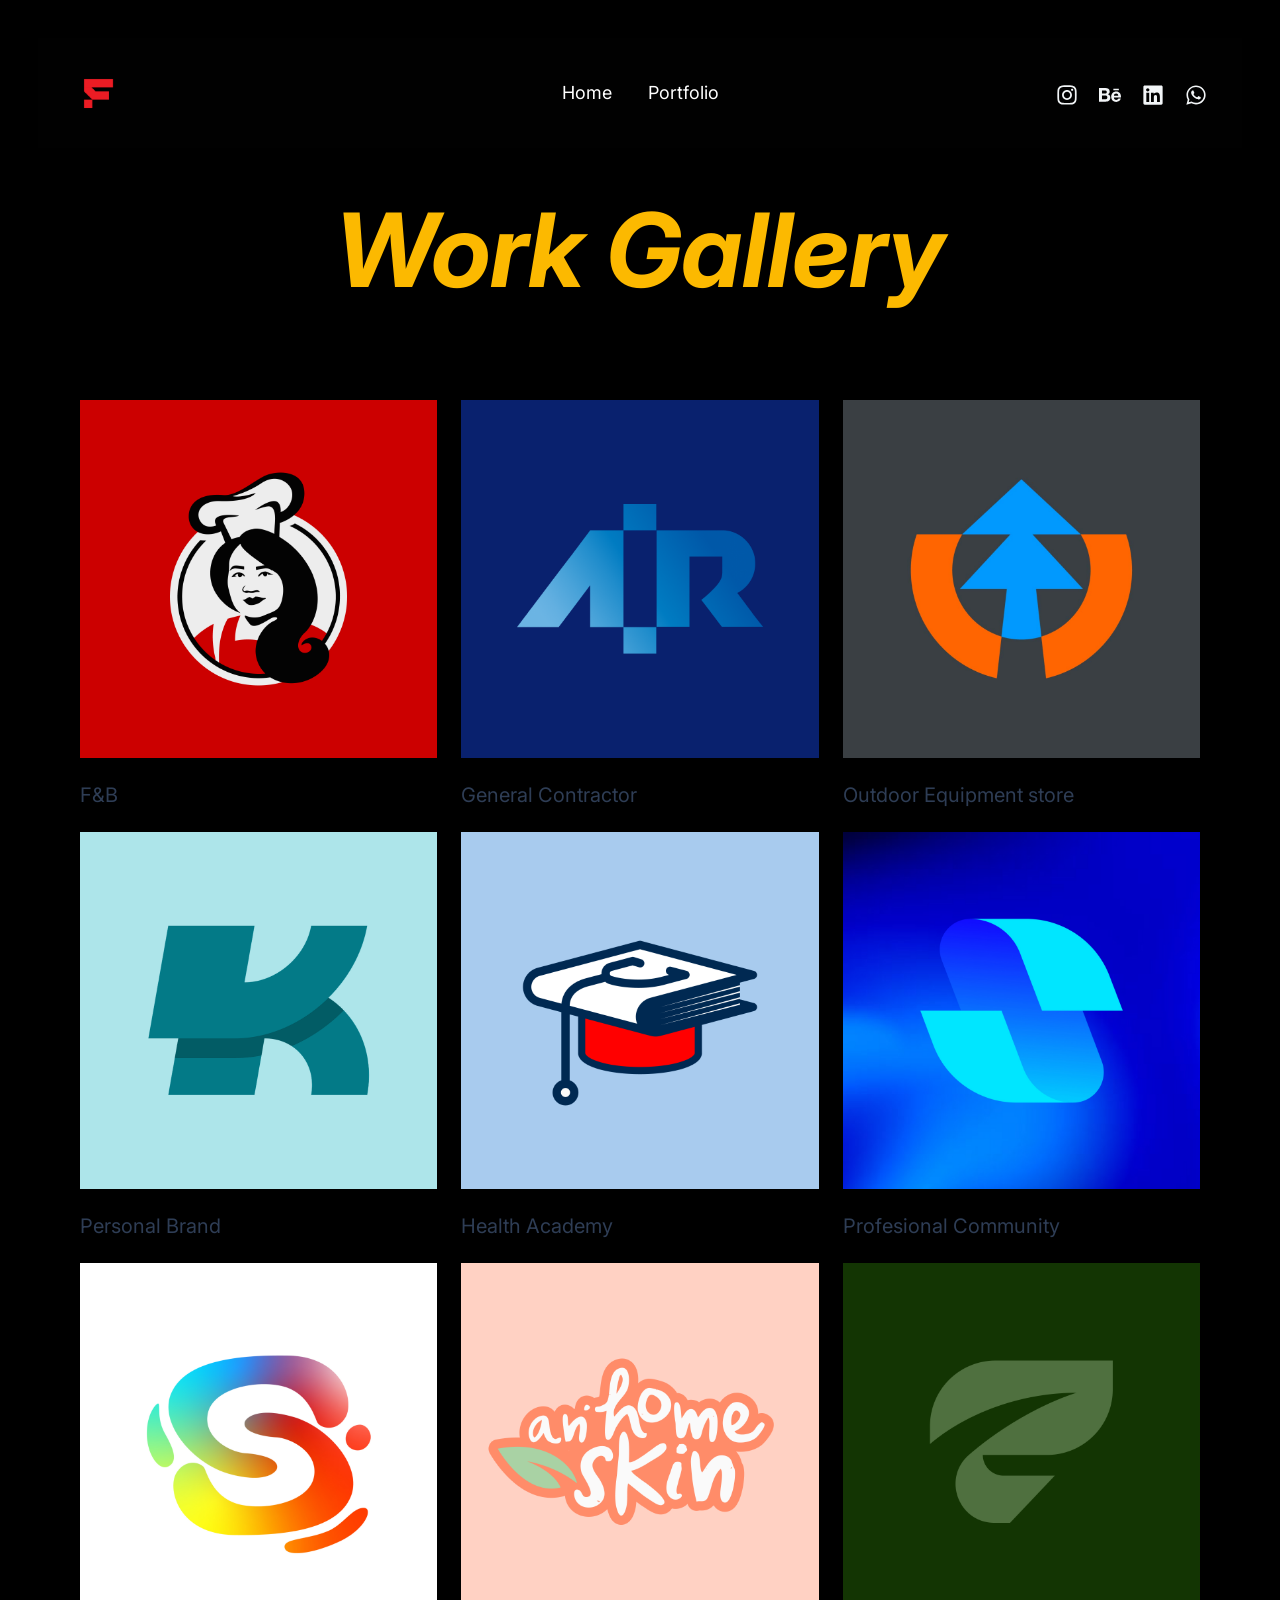
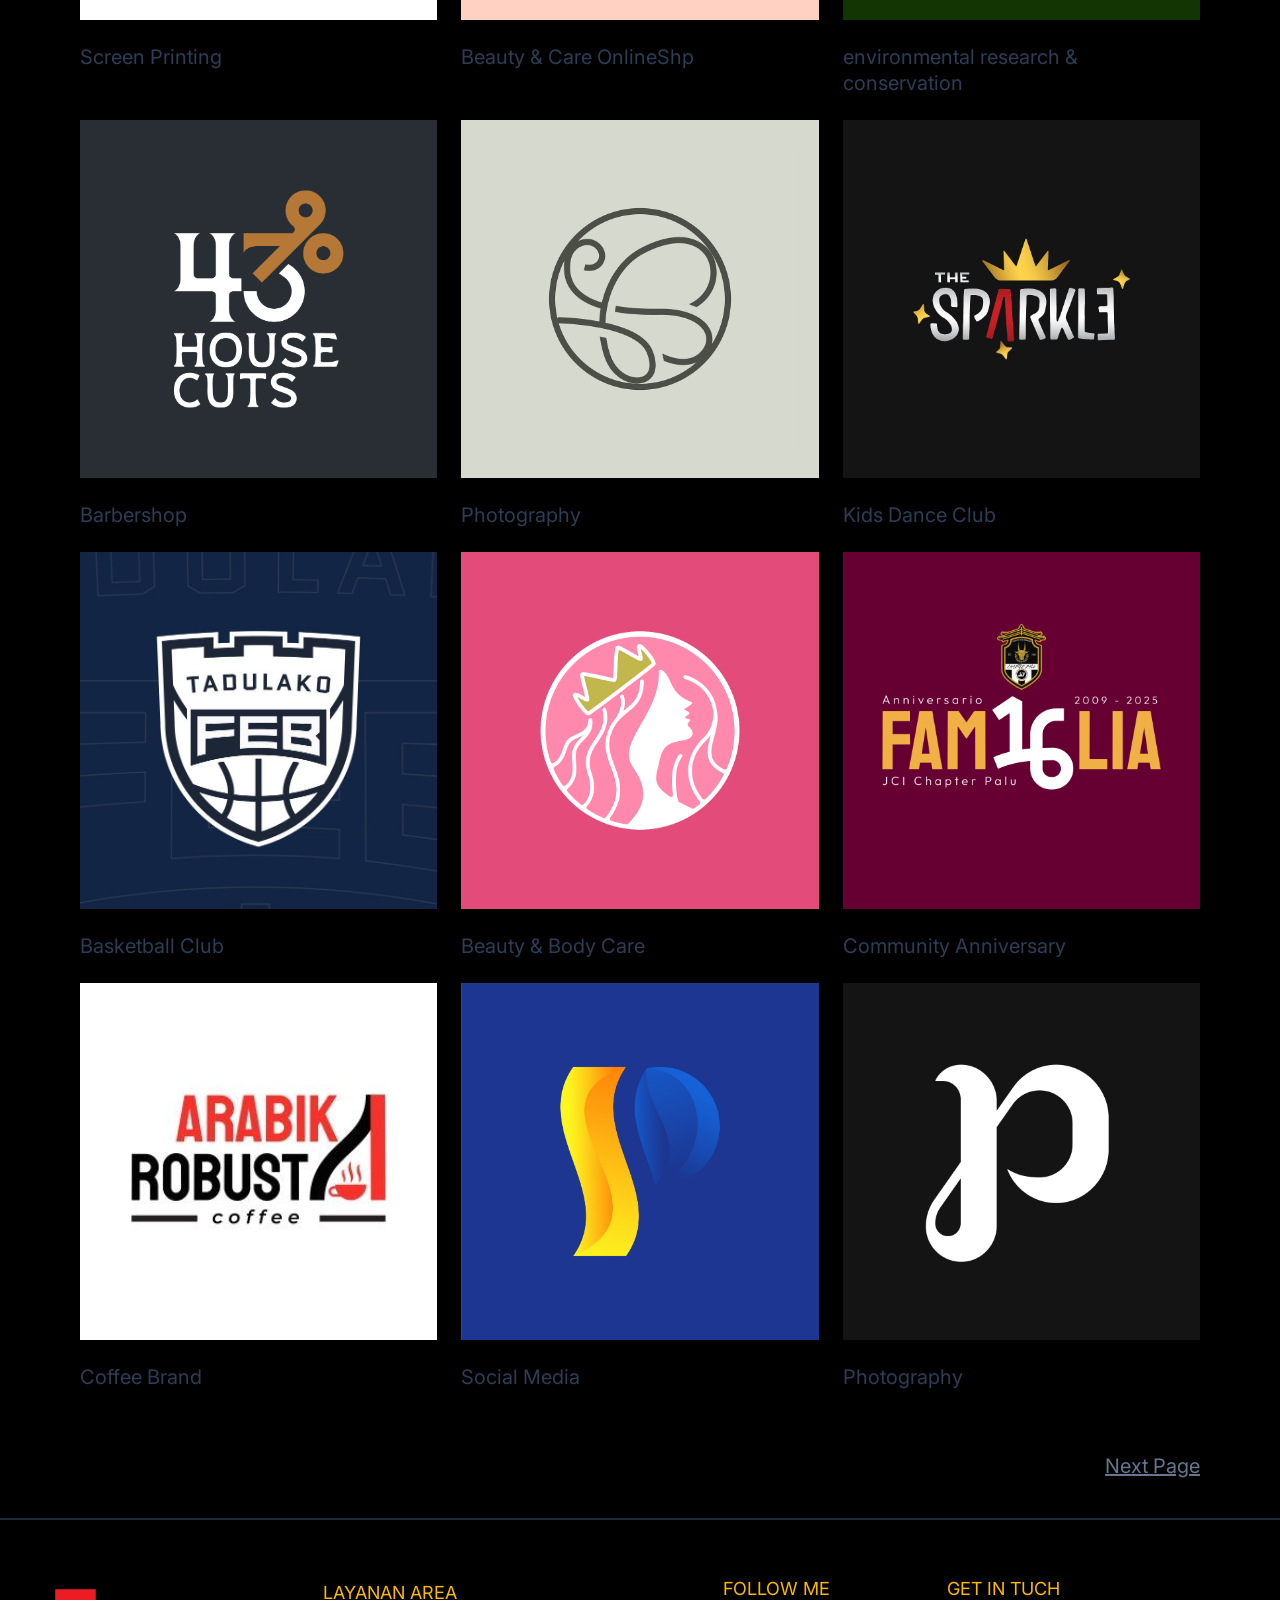
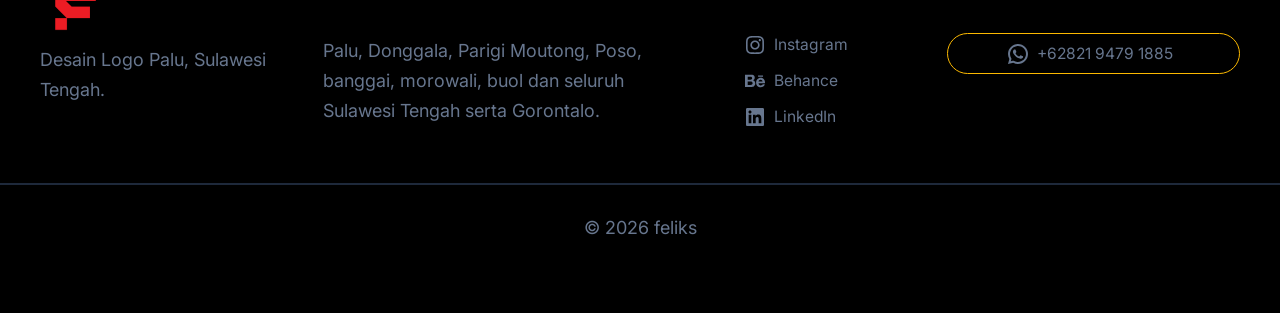
<file: index.php/work-gallery/index.html>
<!DOCTYPE html>
<html lang="en-US">

<!-- Mirrored from localhost/fel/index.php/work-gallery/?query-0-page=1 by HTTrack Website Copier/3.x [XR&CO'2014], Sun, 17 May 2026 13:33:08 GMT -->
<!-- Added by HTTrack --><meta http-equiv="content-type" content="text/html;charset=UTF-8" /><!-- /Added by HTTrack -->
<head>
<meta charset="UTF-8">
<meta name="viewport" content="width=device-width, initial-scale=1">
		
	<link rel="profile" href="https://gmpg.org/xfn/11"> 
	<title>Portofolio Desain Logo di Palu - Work Gallery | Feliks.id</title>
<meta name='robots' content='max-image-preview:large' />
<link rel='dns-prefetch' href='http://fonts.googleapis.com/' />
<link href='https://fonts.googleapis.com/' rel='preconnect' />
<link href='https://fonts.gstatic.com/' crossorigin='anonymous' rel='preconnect' />
<link rel="alternate" type="application/rss+xml" title="feliks &raquo; Feed" href="../feed/index.html" />
<link rel="alternate" type="application/rss+xml" title="feliks &raquo; Comments Feed" href="../comments/feed/index.html" />
<link rel="alternate" title="oEmbed (JSON)" type="application/json+oembed" href="../wp-json/oembed/1.0/embed63b4.json?url=http%3A%2F%2Flocalhost%2Ffel%2Findex.php%2Fwork-gallery%2F" />
<link rel="alternate" title="oEmbed (XML)" type="text/xml+oembed" href="../wp-json/oembed/1.0/embed6063?url=http%3A%2F%2Flocalhost%2Ffel%2Findex.php%2Fwork-gallery%2F&amp;format=xml" />
<style id='wp-img-auto-sizes-contain-inline-css'>
img:is([sizes=auto i],[sizes^="auto," i]){contain-intrinsic-size:3000px 1500px}
/*# sourceURL=wp-img-auto-sizes-contain-inline-css */
</style>
<link rel='stylesheet' id='astra-theme-css-css' href='../../wp-content/themes/astra/assets/css/minified/main.min3940.css?ver=4.13.1' media='all' />
<style id='astra-theme-css-inline-css'>
:root{--ast-post-nav-space:0;--ast-container-default-xlg-padding:2.5em;--ast-container-default-lg-padding:2.5em;--ast-container-default-slg-padding:2em;--ast-container-default-md-padding:2.5em;--ast-container-default-sm-padding:2.5em;--ast-container-default-xs-padding:2.4em;--ast-container-default-xxs-padding:1.8em;--ast-code-block-background:#ECEFF3;--ast-comment-inputs-background:#F9FAFB;--ast-normal-container-width:1200px;--ast-narrow-container-width:750px;--ast-blog-title-font-weight:600;--ast-blog-meta-weight:600;--ast-global-color-primary:var(--ast-global-color-4);--ast-global-color-secondary:var(--ast-global-color-5);--ast-global-color-alternate-background:var(--ast-global-color-6);--ast-global-color-subtle-background:var(--ast-global-color-7);--ast-bg-style-guide:var( --ast-global-color-secondary,var(--ast-global-color-5) );--ast-shadow-style-guide:0px 0px 4px 0 #00000057;--ast-global-dark-bg-style:#fff;--ast-global-dark-lfs:#fbfbfb;--ast-widget-bg-color:#fafafa;--ast-wc-container-head-bg-color:#fbfbfb;--ast-title-layout-bg:#eeeeee;--ast-search-border-color:#e7e7e7;--ast-lifter-hover-bg:#e6e6e6;--ast-gallery-block-color:#000;--srfm-color-input-label:var(--ast-global-color-2);}html{font-size:112.5%;}a{color:var(--ast-global-color-3);}a:hover,a:focus{color:#e28700;}body,button,input,select,textarea,.ast-button,.ast-custom-button{font-family:'Inter',sans-serif;font-weight:inherit;font-size:18px;font-size:1rem;line-height:var(--ast-body-line-height,1.65);}blockquote{color:var(--ast-global-color-3);}h1,h2,h3,h4,h5,h6,.entry-content :where(h1,h2,h3,h4,h5,h6),.site-title,.site-title a{font-family:'Inter',sans-serif;font-weight:600;}.site-title{font-size:35px;font-size:1.9444444444444rem;display:none;}header .custom-logo-link img{max-width:51px;width:51px;}.astra-logo-svg{width:51px;}.site-header .site-description{font-size:15px;font-size:0.83333333333333rem;display:none;}.entry-title{font-size:20px;font-size:1.1111111111111rem;}.ast-blog-single-element.ast-taxonomy-container a{font-size:14px;font-size:0.77777777777778rem;}.ast-blog-meta-container{font-size:13px;font-size:0.72222222222222rem;}.archive .ast-article-post .ast-article-inner,.blog .ast-article-post .ast-article-inner,.archive .ast-article-post .ast-article-inner:hover,.blog .ast-article-post .ast-article-inner:hover{border-top-left-radius:6px;border-top-right-radius:6px;border-bottom-right-radius:6px;border-bottom-left-radius:6px;overflow:hidden;}h1,.entry-content :where(h1){font-size:64px;font-size:3.5555555555556rem;font-weight:600;font-family:'Inter',sans-serif;line-height:1.4em;}h2,.entry-content :where(h2){font-size:48px;font-size:2.6666666666667rem;font-weight:500;font-family:'Inter',sans-serif;line-height:1.3em;}h3,.entry-content :where(h3){font-size:24px;font-size:1.3333333333333rem;font-weight:500;font-family:'Inter',sans-serif;line-height:1.3em;}h4,.entry-content :where(h4){font-size:20px;font-size:1.1111111111111rem;line-height:1.2em;font-weight:600;font-family:'Inter',sans-serif;}h5,.entry-content :where(h5){font-size:18px;font-size:1rem;line-height:1.2em;font-weight:600;font-family:'Inter',sans-serif;}h6,.entry-content :where(h6){font-size:15px;font-size:0.83333333333333rem;line-height:1.25em;font-weight:600;font-family:'Inter',sans-serif;}::selection{background-color:var(--ast-global-color-0);color:#ffffff;}body,h1,h2,h3,h4,h5,h6,.entry-title a,.entry-content :where(h1,h2,h3,h4,h5,h6){color:var(--ast-global-color-3);}.tagcloud a:hover,.tagcloud a:focus,.tagcloud a.current-item{color:#ffffff;border-color:var(--ast-global-color-3);background-color:var(--ast-global-color-3);}input:focus,input[type="text"]:focus,input[type="email"]:focus,input[type="url"]:focus,input[type="password"]:focus,input[type="reset"]:focus,input[type="search"]:focus,textarea:focus{border-color:var(--ast-global-color-3);}input[type="radio"]:checked,input[type=reset],input[type="checkbox"]:checked,input[type="checkbox"]:hover:checked,input[type="checkbox"]:focus:checked,input[type=range]::-webkit-slider-thumb{border-color:var(--ast-global-color-3);background-color:var(--ast-global-color-3);box-shadow:none;}.site-footer a:hover + .post-count,.site-footer a:focus + .post-count{background:var(--ast-global-color-3);border-color:var(--ast-global-color-3);}.single .nav-links .nav-previous,.single .nav-links .nav-next{color:var(--ast-global-color-3);}.entry-meta,.entry-meta *{line-height:1.45;color:var(--ast-global-color-3);font-weight:600;}.entry-meta a:not(.ast-button):hover,.entry-meta a:not(.ast-button):hover *,.entry-meta a:not(.ast-button):focus,.entry-meta a:not(.ast-button):focus *,.page-links > .page-link,.page-links .page-link:hover,.post-navigation a:hover{color:#e28700;}#cat option,.secondary .calendar_wrap thead a,.secondary .calendar_wrap thead a:visited{color:var(--ast-global-color-3);}.secondary .calendar_wrap #today,.ast-progress-val span{background:var(--ast-global-color-3);}.secondary a:hover + .post-count,.secondary a:focus + .post-count{background:var(--ast-global-color-3);border-color:var(--ast-global-color-3);}.calendar_wrap #today > a{color:#ffffff;}.page-links .page-link,.single .post-navigation a{color:var(--ast-global-color-3);}.ast-search-menu-icon .search-form button.search-submit{padding:0 4px;}.ast-search-menu-icon form.search-form{padding-right:0;}.ast-header-search .ast-search-menu-icon.ast-dropdown-active .search-form,.ast-header-search .ast-search-menu-icon.ast-dropdown-active .search-field:focus{transition:all 0.2s;}.search-form input.search-field:focus{outline:none;}.ast-mobile-header-content .ast-builder-layout-element:not(.ast-builder-menu):not(.ast-header-divider-element),.ast-mobile-popup-content .ast-builder-layout-element:not(.ast-builder-menu):not(.ast-header-divider-element){padding:15px 20px;}.ast-search-menu-icon .search-form button.search-submit:focus,.ast-theme-transparent-header .ast-header-search .ast-dropdown-active .ast-icon,.ast-theme-transparent-header .ast-inline-search .search-field:focus .ast-icon{color:var(--ast-global-color-1);}.ast-desktop .ast-header-search .slide-search .search-form{border:2px solid var(--ast-global-color-0);}.ast-header-search .slide-search .search-field{background-color:var(--ast-global-dark-bg-style);}.ast-archive-title{color:var(--ast-global-color-2);}.widget-title{font-size:25px;font-size:1.3888888888889rem;color:var(--ast-global-color-2);}.ast-single-post .entry-content a,.ast-comment-content a:not(.ast-comment-edit-reply-wrap a){text-decoration:underline;}.ast-single-post .entry-content .uagb-tab a,.ast-single-post .entry-content .uagb-ifb-cta a,.ast-single-post .entry-content .uabb-module-content a,.ast-single-post .entry-content .uagb-post-grid a,.ast-single-post .entry-content .uagb-timeline a,.ast-single-post .entry-content .uagb-toc__wrap a,.ast-single-post .entry-content .uagb-taxomony-box a,.entry-content .wp-block-latest-posts > li > a,.ast-single-post .entry-content .wp-block-file__button,a.ast-post-filter-single,.ast-single-post .ast-comment-content .comment-reply-link,.ast-single-post .ast-comment-content .comment-edit-link{text-decoration:none;}.ast-search-menu-icon.slide-search a:focus-visible:focus-visible,.astra-search-icon:focus-visible,#close:focus-visible,a:focus-visible,.ast-menu-toggle:focus-visible,.site .skip-link:focus-visible,.wp-block-loginout input:focus-visible,.wp-block-search.wp-block-search__button-inside .wp-block-search__inside-wrapper,.ast-header-navigation-arrow:focus-visible,.ast-orders-table__row .ast-orders-table__cell:focus-visible,a#ast-apply-coupon:focus-visible,#ast-apply-coupon:focus-visible,#close:focus-visible,.button.search-submit:focus-visible,#search_submit:focus,.normal-search:focus-visible,.ast-header-account-wrap:focus-visible,.astra-cart-drawer-close:focus,.ast-single-variation:focus,.ast-button:focus,.ast-builder-button-wrap:has(.ast-custom-button-link:focus),.ast-builder-button-wrap .ast-custom-button-link:focus{outline-style:dotted;outline-color:inherit;outline-width:thin;}input:focus,input[type="text"]:focus,input[type="email"]:focus,input[type="url"]:focus,input[type="password"]:focus,input[type="reset"]:focus,input[type="search"]:focus,input[type="number"]:focus,textarea:focus,.wp-block-search__input:focus,[data-section="section-header-mobile-trigger"] .ast-button-wrap .ast-mobile-menu-trigger-minimal:focus,.ast-mobile-popup-drawer.active .menu-toggle-close:focus,#ast-scroll-top:focus,#coupon_code:focus,#ast-coupon-code:focus{border-style:dotted;border-color:inherit;border-width:thin;}input{outline:none;}.site-logo-img img{ transition:all 0.2s linear;}body .ast-oembed-container *{position:absolute;top:0;width:100%;height:100%;left:0;}body .wp-block-embed-pocket-casts .ast-oembed-container *{position:unset;}.ast-single-post-featured-section + article {margin-top: 2em;}.site-content .ast-single-post-featured-section img {width: 100%;overflow: hidden;object-fit: cover;}.ast-separate-container .site-content .ast-single-post-featured-section + article {margin-top: -80px;z-index: 9;position: relative;border-radius: 4px;}@media (min-width: 922px) {.ast-no-sidebar .site-content .ast-article-image-container--wide {margin-left: -120px;margin-right: -120px;max-width: unset;width: unset;}.ast-left-sidebar .site-content .ast-article-image-container--wide,.ast-right-sidebar .site-content .ast-article-image-container--wide {margin-left: -10px;margin-right: -10px;}.site-content .ast-article-image-container--full {margin-left: calc( -50vw + 50%);margin-right: calc( -50vw + 50%);max-width: 100vw;width: 100vw;}.ast-left-sidebar .site-content .ast-article-image-container--full,.ast-right-sidebar .site-content .ast-article-image-container--full {margin-left: -10px;margin-right: -10px;max-width: inherit;width: auto;}}.site > .ast-single-related-posts-container {margin-top: 0;}@media (min-width: 922px) {.ast-desktop .ast-container--narrow {max-width: var(--ast-narrow-container-width);margin: 0 auto;}}input[type="text"],input[type="number"],input[type="email"],input[type="url"],input[type="password"],input[type="search"],input[type=reset],input[type=tel],input[type=date],select,textarea{font-size:16px;font-style:normal;font-weight:400;line-height:24px;width:100%;padding:12px 16px;border-radius:4px;box-shadow:0px 1px 2px 0px rgba(0,0,0,0.05);color:var(--ast-form-input-text,#475569);}input[type="text"],input[type="number"],input[type="email"],input[type="url"],input[type="password"],input[type="search"],input[type=reset],input[type=tel],input[type=date],select{height:40px;}input[type="date"]{border-width:1px;border-style:solid;border-color:var(--ast-border-color);background:var( --ast-global-color-secondary,var(--ast-global-color-5) );}input[type="text"]:focus,input[type="number"]:focus,input[type="email"]:focus,input[type="url"]:focus,input[type="password"]:focus,input[type="search"]:focus,input[type=reset]:focus,input[type="tel"]:focus,input[type="date"]:focus,select:focus,textarea:focus{border-color:#046BD2;box-shadow:none;outline:none;color:var(--ast-form-input-focus-text,#475569);}label,legend{color:var(--ast-global-color-2,#111827 );font-size:14px;font-style:normal;font-weight:500;line-height:20px;}select{padding:6px 10px;}fieldset{padding:30px;border-radius:4px;}button,.ast-button,.button,input[type="button"],input[type="reset"],input[type="submit"],a:where(.wp-block-button__link){border-radius:4px;box-shadow:0px 1px 2px 0px rgba(0,0,0,0.05);}:root{--ast-comment-inputs-background:#FFF;}::placeholder{color:var(--ast-form-field-color,#9CA3AF);}::-ms-input-placeholder{color:var(--ast-form-field-color,#9CA3AF);}@media (max-width:921.9px){#ast-desktop-header{display:none;}}@media (min-width:922px){#ast-mobile-header{display:none;}}.wp-block-buttons.aligncenter{justify-content:center;}@media (max-width:921px){.ast-theme-transparent-header #primary,.ast-theme-transparent-header #secondary{padding:0;}}@media (max-width:921px){.ast-plain-container.ast-no-sidebar #primary{padding:0;}}.ast-plain-container.ast-no-sidebar #primary{margin-top:0;margin-bottom:0;}.wp-block-button.is-style-outline .wp-block-button__link{border-color:#cecb18;border-top-width:1px;border-right-width:1px;border-bottom-width:1px;border-left-width:1px;}div.wp-block-button.is-style-outline > .wp-block-button__link:not(.has-text-color),div.wp-block-button.wp-block-button__link.is-style-outline:not(.has-text-color){color:#cecb18;}.wp-block-button.is-style-outline .wp-block-button__link:hover,.wp-block-buttons .wp-block-button.is-style-outline .wp-block-button__link:focus,.wp-block-buttons .wp-block-button.is-style-outline > .wp-block-button__link:not(.has-text-color):hover,.wp-block-buttons .wp-block-button.wp-block-button__link.is-style-outline:not(.has-text-color):hover{color:var(--ast-global-color-2);background-color:#ffba00;border-color:#ffba00;}.post-page-numbers.current .page-link,.ast-pagination .page-numbers.current{color:#ffffff;border-color:var(--ast-global-color-0);background-color:var(--ast-global-color-0);}.wp-block-button.is-style-outline .wp-block-button__link{border-top-width:1px;border-right-width:1px;border-bottom-width:1px;border-left-width:1px;}.wp-block-buttons .wp-block-button.is-style-outline .wp-block-button__link.wp-element-button,.ast-outline-button,.wp-block-uagb-buttons-child .uagb-buttons-repeater.ast-outline-button{border-color:#cd8200;border-top-width:1px;border-right-width:1px;border-bottom-width:1px;border-left-width:1px;font-family:inherit;font-weight:600;font-size:20px;font-size:1.1111111111111rem;line-height:1em;padding-top:10px;padding-right:20px;padding-bottom:10px;padding-left:20px;border-top-left-radius:30px;border-top-right-radius:30px;border-bottom-right-radius:30px;border-bottom-left-radius:30px;}.wp-block-buttons .wp-block-button.is-style-outline > .wp-block-button__link:not(.has-text-color),.wp-block-buttons .wp-block-button.wp-block-button__link.is-style-outline:not(.has-text-color),.ast-outline-button{color:#aeafb0;}.wp-block-button.is-style-outline .wp-block-button__link:hover,.wp-block-buttons .wp-block-button.is-style-outline .wp-block-button__link:focus,.wp-block-buttons .wp-block-button.is-style-outline > .wp-block-button__link:not(.has-text-color):hover,.wp-block-buttons .wp-block-button.wp-block-button__link.is-style-outline:not(.has-text-color):hover,.ast-outline-button:hover,.ast-outline-button:focus,.wp-block-uagb-buttons-child .uagb-buttons-repeater.ast-outline-button:hover,.wp-block-uagb-buttons-child .uagb-buttons-repeater.ast-outline-button:focus{color:var(--ast-global-color-8);background-color:#f5ba07;border-color:#ffba00;}.ast-single-post .entry-content a.ast-outline-button,.ast-single-post .entry-content .is-style-outline>.wp-block-button__link{text-decoration:none;}.wp-block-button .wp-block-button__link.wp-element-button.is-style-outline:not(.has-background),.wp-block-button.is-style-outline>.wp-block-button__link.wp-element-button:not(.has-background),.ast-outline-button{background-color:transparent;}.uagb-buttons-repeater.ast-outline-button{border-radius:9999px;}.entry-content[data-ast-blocks-layout] > figure{margin-bottom:1em;}h1.widget-title{font-weight:600;}h2.widget-title{font-weight:500;}h3.widget-title{font-weight:500;}#page{display:flex;flex-direction:column;min-height:100vh;}.ast-404-layout-1 h1.page-title{color:var(--ast-global-color-2);}.single .post-navigation a{line-height:1em;height:inherit;}.error-404 .page-sub-title{font-size:1.5rem;font-weight:inherit;}.search .site-content .content-area .search-form{margin-bottom:0;}#page .site-content{flex-grow:1;}.widget{margin-bottom:1.25em;}#secondary li{line-height:1.5em;}#secondary .wp-block-group h2{margin-bottom:0.7em;}#secondary h2{font-size:1.7rem;}.ast-separate-container .ast-article-post,.ast-separate-container .ast-article-single,.ast-separate-container .comment-respond{padding:3em;}.ast-separate-container .ast-article-single .ast-article-single{padding:0;}.ast-article-single .wp-block-post-template-is-layout-grid{padding-left:0;}.ast-separate-container .comments-title,.ast-narrow-container .comments-title{padding:1.5em 2em;}.ast-page-builder-template .comment-form-textarea,.ast-comment-formwrap .ast-grid-common-col{padding:0;}.ast-comment-formwrap{padding:0;display:inline-flex;column-gap:20px;width:100%;margin-left:0;margin-right:0;}.comments-area textarea#comment:focus,.comments-area textarea#comment:active,.comments-area .ast-comment-formwrap input[type="text"]:focus,.comments-area .ast-comment-formwrap input[type="text"]:active {box-shadow:none;outline:none;}.archive.ast-page-builder-template .entry-header{margin-top:2em;}.ast-page-builder-template .ast-comment-formwrap{width:100%;}.entry-title{margin-bottom:0.6em;}.ast-archive-description p{font-size:inherit;font-weight:inherit;line-height:inherit;}.ast-separate-container .ast-comment-list li.depth-1,.hentry{margin-bottom:1.5em;}.site-content section.ast-archive-description{margin-bottom:2em;}@media (min-width:921px){.ast-left-sidebar.ast-page-builder-template #secondary,.archive.ast-right-sidebar.ast-page-builder-template .site-main{padding-left:20px;padding-right:20px;}}@media (max-width:544px){.ast-comment-formwrap.ast-row{column-gap:10px;display:inline-block;}#ast-commentform .ast-grid-common-col{position:relative;width:100%;}}@media (min-width:1201px){.ast-separate-container .ast-article-post,.ast-separate-container .ast-article-single,.ast-separate-container .ast-author-box,.ast-separate-container .ast-404-layout-1,.ast-separate-container .no-results{padding:3em;}}@media (max-width:921px){.ast-left-sidebar #content > .ast-container{display:flex;flex-direction:column-reverse;width:100%;}}@media (min-width:922px){.ast-separate-container.ast-right-sidebar #primary,.ast-separate-container.ast-left-sidebar #primary{border:0;}.search-no-results.ast-separate-container #primary{margin-bottom:4em;}}.wp-block-button .wp-block-button__link{color:#f3d80f;}.wp-block-button .wp-block-button__link:hover,.wp-block-button .wp-block-button__link:focus{color:var(--ast-global-color-2);background-color:#ffba00;border-color:#ffba00;}.wp-block-button .wp-block-button__link,.wp-block-search .wp-block-search__button,body .wp-block-file .wp-block-file__button{border-style:solid;border-top-width:1px;border-right-width:1px;border-left-width:1px;border-bottom-width:1px;border-color:#cecb18;background-color:transparent;color:#f3d80f;font-family:inherit;font-weight:600;line-height:1em;font-size:20px;font-size:1.1111111111111rem;border-top-left-radius:3px;border-top-right-radius:3px;border-bottom-right-radius:3px;border-bottom-left-radius:3px;padding-top:10px;padding-right:20px;padding-bottom:10px;padding-left:20px;}.ast-single-post .entry-content .wp-block-button .wp-block-button__link,.ast-single-post .entry-content .wp-block-search .wp-block-search__button,body .entry-content .wp-block-file .wp-block-file__button{text-decoration:none;}.menu-toggle,button,.ast-button,.ast-custom-button,.button,input#submit,input[type="button"],input[type="submit"],input[type="reset"],#comments .submit,.search .search-submit,form[CLASS*="wp-block-search__"].wp-block-search .wp-block-search__inside-wrapper .wp-block-search__button,body .wp-block-file .wp-block-file__button,.search .search-submit{border-style:solid;border-top-width:1px;border-right-width:1px;border-left-width:1px;border-bottom-width:1px;color:#f3d80f;border-color:#cecb18;background-color:transparent;padding-top:10px;padding-right:20px;padding-bottom:10px;padding-left:20px;font-family:inherit;font-weight:600;font-size:20px;font-size:1.1111111111111rem;line-height:1em;border-top-left-radius:3px;border-top-right-radius:3px;border-bottom-right-radius:3px;border-bottom-left-radius:3px;}button:focus,.menu-toggle:hover,button:hover,.ast-button:hover,.ast-custom-button:hover .button:hover,.ast-custom-button:hover ,input[type=reset]:hover,input[type=reset]:focus,input#submit:hover,input#submit:focus,input[type="button"]:hover,input[type="button"]:focus,input[type="submit"]:hover,input[type="submit"]:focus,form[CLASS*="wp-block-search__"].wp-block-search .wp-block-search__inside-wrapper .wp-block-search__button:hover,form[CLASS*="wp-block-search__"].wp-block-search .wp-block-search__inside-wrapper .wp-block-search__button:focus,body .wp-block-file .wp-block-file__button:hover,body .wp-block-file .wp-block-file__button:focus{color:var(--ast-global-color-2);background-color:#ffba00;border-color:#ffba00;}form[CLASS*="wp-block-search__"].wp-block-search .wp-block-search__inside-wrapper .wp-block-search__button.has-icon{padding-top:calc(10px - 3px);padding-right:calc(20px - 3px);padding-bottom:calc(10px - 3px);padding-left:calc(20px - 3px);}@media (max-width:921px){.ast-mobile-header-stack .main-header-bar .ast-search-menu-icon{display:inline-block;}.ast-header-break-point.ast-header-custom-item-outside .ast-mobile-header-stack .main-header-bar .ast-search-icon{margin:0;}.ast-comment-avatar-wrap img{max-width:2.5em;}.ast-comment-meta{padding:0 1.8888em 1.3333em;}}@media (min-width:544px){.ast-container{max-width:100%;}}@media (max-width:544px){.ast-separate-container .ast-article-post,.ast-separate-container .ast-article-single,.ast-separate-container .comments-title,.ast-separate-container .ast-archive-description{padding:1.5em 1em;}.ast-separate-container #content .ast-container{padding-left:0.54em;padding-right:0.54em;}.ast-separate-container .ast-comment-list .bypostauthor{padding:.5em;}.ast-search-menu-icon.ast-dropdown-active .search-field{width:170px;}} #ast-mobile-header .ast-site-header-cart-li a{pointer-events:none;}.ast-separate-container{background-color:var(--ast-global-color-8);background-image:none;}@media (max-width:921px){.site-title{display:none;}.site-header .site-description{display:none;}}@media (max-width:544px){.site-title{display:none;}.site-header .site-description{display:none;}}@media (max-width:921px){html{font-size:102.6%;}}@media (max-width:544px){html{font-size:102.6%;}}@media (min-width:922px){.ast-container{max-width:1240px;}}@media (min-width:922px){.site-content .ast-container{display:flex;}}@media (max-width:921px){.site-content .ast-container{flex-direction:column;}}.entry-content :where(h1,h2,h3,h4,h5,h6){clear:none;}@media (min-width:922px){.main-header-menu .sub-menu .menu-item.ast-left-align-sub-menu:hover > .sub-menu,.main-header-menu .sub-menu .menu-item.ast-left-align-sub-menu.focus > .sub-menu{margin-left:-0px;}}.entry-content li > p{margin-bottom:0;}.site .comments-area{padding-bottom:2em;margin-top:2em;}.wp-block-file {display: flex;align-items: center;flex-wrap: wrap;justify-content: space-between;}.wp-block-pullquote {border: none;}.wp-block-pullquote blockquote::before {content: "\201D";font-family: "Helvetica",sans-serif;display: flex;transform: rotate( 180deg );font-size: 6rem;font-style: normal;line-height: 1;font-weight: bold;align-items: center;justify-content: center;}.has-text-align-right > blockquote::before {justify-content: flex-start;}.has-text-align-left > blockquote::before {justify-content: flex-end;}figure.wp-block-pullquote.is-style-solid-color blockquote {max-width: 100%;text-align: inherit;}:root {--wp--custom--ast-default-block-top-padding: 100px;--wp--custom--ast-default-block-right-padding: 80px;--wp--custom--ast-default-block-bottom-padding: 100px;--wp--custom--ast-default-block-left-padding: 80px;--wp--custom--ast-container-width: 1200px;--wp--custom--ast-content-width-size: 1200px;--wp--custom--ast-wide-width-size: calc(1200px + var(--wp--custom--ast-default-block-left-padding) + var(--wp--custom--ast-default-block-right-padding));}.ast-narrow-container {--wp--custom--ast-content-width-size: 750px;--wp--custom--ast-wide-width-size: 750px;}@media(max-width: 921px) {:root {--wp--custom--ast-default-block-top-padding: 50px;--wp--custom--ast-default-block-right-padding: 50px;--wp--custom--ast-default-block-bottom-padding: 50px;--wp--custom--ast-default-block-left-padding: 50px;}}@media(max-width: 544px) {:root {--wp--custom--ast-default-block-top-padding: 50px;--wp--custom--ast-default-block-right-padding: 30px;--wp--custom--ast-default-block-bottom-padding: 50px;--wp--custom--ast-default-block-left-padding: 30px;}}.entry-content > .wp-block-group,.entry-content > .wp-block-cover,.entry-content > .wp-block-columns {padding-top: var(--wp--custom--ast-default-block-top-padding);padding-right: var(--wp--custom--ast-default-block-right-padding);padding-bottom: var(--wp--custom--ast-default-block-bottom-padding);padding-left: var(--wp--custom--ast-default-block-left-padding);}.ast-plain-container.ast-no-sidebar .entry-content > .alignfull,.ast-page-builder-template .ast-no-sidebar .entry-content > .alignfull {margin-left: calc( -50vw + 50%);margin-right: calc( -50vw + 50%);max-width: 100vw;width: 100vw;}.ast-plain-container.ast-no-sidebar .entry-content .alignfull .alignfull,.ast-page-builder-template.ast-no-sidebar .entry-content .alignfull .alignfull,.ast-plain-container.ast-no-sidebar .entry-content .alignfull .alignwide,.ast-page-builder-template.ast-no-sidebar .entry-content .alignfull .alignwide,.ast-plain-container.ast-no-sidebar .entry-content .alignwide .alignfull,.ast-page-builder-template.ast-no-sidebar .entry-content .alignwide .alignfull,.ast-plain-container.ast-no-sidebar .entry-content .alignwide .alignwide,.ast-page-builder-template.ast-no-sidebar .entry-content .alignwide .alignwide,.ast-plain-container.ast-no-sidebar .entry-content .wp-block-column .alignfull,.ast-page-builder-template.ast-no-sidebar .entry-content .wp-block-column .alignfull,.ast-plain-container.ast-no-sidebar .entry-content .wp-block-column .alignwide,.ast-page-builder-template.ast-no-sidebar .entry-content .wp-block-column .alignwide {margin-left: auto;margin-right: auto;width: 100%;}[data-ast-blocks-layout] .wp-block-separator:not(.is-style-dots) {height: 0;}[data-ast-blocks-layout] .wp-block-separator {margin: 20px auto;}[data-ast-blocks-layout] .wp-block-separator:not(.is-style-wide):not(.is-style-dots) {max-width: 100px;}[data-ast-blocks-layout] .wp-block-separator.has-background {padding: 0;}.entry-content[data-ast-blocks-layout] > * {max-width: var(--wp--custom--ast-content-width-size);margin-left: auto;margin-right: auto;}.entry-content[data-ast-blocks-layout] > .alignwide {max-width: var(--wp--custom--ast-wide-width-size);}.entry-content[data-ast-blocks-layout] .alignfull {max-width: none;}.entry-content .wp-block-columns {margin-bottom: 0;}blockquote {margin: 1.5em;border-color: rgba(0,0,0,0.05);}.wp-block-quote:not(.has-text-align-right):not(.has-text-align-center) {border-left: 5px solid rgba(0,0,0,0.05);}.has-text-align-right > blockquote,blockquote.has-text-align-right {border-right: 5px solid rgba(0,0,0,0.05);}.has-text-align-left > blockquote,blockquote.has-text-align-left {border-left: 5px solid rgba(0,0,0,0.05);}.wp-block-site-tagline,.wp-block-latest-posts .read-more {margin-top: 15px;}.wp-block-loginout p label {display: block;}.wp-block-loginout p:not(.login-remember):not(.login-submit) input {width: 100%;}.wp-block-loginout input:focus {border-color: transparent;}.wp-block-loginout input:focus {outline: thin dotted;}.entry-content .wp-block-media-text .wp-block-media-text__content {padding: 0 0 0 8%;}.entry-content .wp-block-media-text.has-media-on-the-right .wp-block-media-text__content {padding: 0 8% 0 0;}.entry-content .wp-block-media-text.has-background .wp-block-media-text__content {padding: 8%;}.entry-content .wp-block-cover:not([class*="background-color"]):not(.has-text-color.has-link-color) .wp-block-cover__inner-container,.entry-content .wp-block-cover:not([class*="background-color"]) .wp-block-cover-image-text,.entry-content .wp-block-cover:not([class*="background-color"]) .wp-block-cover-text,.entry-content .wp-block-cover-image:not([class*="background-color"]) .wp-block-cover__inner-container,.entry-content .wp-block-cover-image:not([class*="background-color"]) .wp-block-cover-image-text,.entry-content .wp-block-cover-image:not([class*="background-color"]) .wp-block-cover-text {color: var(--ast-global-color-primary,var(--ast-global-color-5));}.wp-block-loginout .login-remember input {width: 1.1rem;height: 1.1rem;margin: 0 5px 4px 0;vertical-align: middle;}.wp-block-latest-posts > li > *:first-child,.wp-block-latest-posts:not(.is-grid) > li:first-child {margin-top: 0;}.entry-content > .wp-block-buttons,.entry-content > .wp-block-uagb-buttons {margin-bottom: 1.5em;}.wp-block-search__inside-wrapper .wp-block-search__input {padding: 0 10px;color: var(--ast-global-color-3);background: var(--ast-global-color-primary,var(--ast-global-color-5));border-color: var(--ast-border-color);}.wp-block-latest-posts .read-more {margin-bottom: 1.5em;}.wp-block-search__no-button .wp-block-search__inside-wrapper .wp-block-search__input {padding-top: 5px;padding-bottom: 5px;}.wp-block-latest-posts .wp-block-latest-posts__post-date,.wp-block-latest-posts .wp-block-latest-posts__post-author {font-size: 1rem;}.wp-block-latest-posts > li > *,.wp-block-latest-posts:not(.is-grid) > li {margin-top: 12px;margin-bottom: 12px;}.ast-page-builder-template .entry-content[data-ast-blocks-layout] > .alignwide:where(:not(.uagb-is-root-container):not(.spectra-is-root-container)) > * {max-width: var(--wp--custom--ast-wide-width-size);}.ast-page-builder-template .entry-content[data-ast-blocks-layout] > .inherit-container-width > *,.ast-page-builder-template .entry-content[data-ast-blocks-layout] > *:not(.wp-block-group):where(:not(.uagb-is-root-container):not(.spectra-is-root-container)) > *,.entry-content[data-ast-blocks-layout] > .wp-block-cover .wp-block-cover__inner-container {max-width: none ;margin-left: auto;margin-right: auto;}.ast-page-builder-template .entry-content[data-ast-blocks-layout] > *,.ast-page-builder-template .entry-content[data-ast-blocks-layout] > .alignfull:where(:not(.wp-block-group):not(.uagb-is-root-container):not(.spectra-is-root-container)) > * {max-width: none;}.entry-content[data-ast-blocks-layout] .wp-block-cover:not(.alignleft):not(.alignright) {width: auto;}@media(max-width: 1200px) {.ast-separate-container .entry-content > .alignfull,.ast-separate-container .entry-content[data-ast-blocks-layout] > .alignwide,.ast-plain-container .entry-content[data-ast-blocks-layout] > .alignwide,.ast-plain-container .entry-content .alignfull {margin-left: calc(-1 * min(var(--ast-container-default-xlg-padding),20px)) ;margin-right: calc(-1 * min(var(--ast-container-default-xlg-padding),20px));}}@media(min-width: 1201px) {.ast-separate-container .entry-content > .alignfull {margin-left: calc(-1 * var(--ast-container-default-xlg-padding) );margin-right: calc(-1 * var(--ast-container-default-xlg-padding) );}.ast-separate-container .entry-content[data-ast-blocks-layout] > .alignwide,.ast-plain-container .entry-content[data-ast-blocks-layout] > .alignwide {margin-left: auto;margin-right: auto;}}@media(min-width: 921px) {.ast-separate-container .entry-content .wp-block-group.alignwide:not(.inherit-container-width) > :where(:not(.alignleft):not(.alignright)),.ast-plain-container .entry-content .wp-block-group.alignwide:not(.inherit-container-width) > :where(:not(.alignleft):not(.alignright)) {max-width: calc( var(--wp--custom--ast-content-width-size) + 80px );}.ast-plain-container.ast-right-sidebar .entry-content[data-ast-blocks-layout] .alignfull,.ast-plain-container.ast-left-sidebar .entry-content[data-ast-blocks-layout] .alignfull {margin-left: -60px;margin-right: -60px;}}@media(min-width: 544px) {.entry-content > .alignleft {margin-right: 20px;}.entry-content > .alignright {margin-left: 20px;}}@media (max-width:544px){.wp-block-columns .wp-block-column:not(:last-child){margin-bottom:20px;}.wp-block-latest-posts{margin:0;}}@media( max-width: 600px ) {.entry-content .wp-block-media-text .wp-block-media-text__content,.entry-content .wp-block-media-text.has-media-on-the-right .wp-block-media-text__content {padding: 8% 0 0;}.entry-content .wp-block-media-text.has-background .wp-block-media-text__content {padding: 8%;}}.ast-narrow-container .site-content .wp-block-uagb-image--align-full .wp-block-uagb-image__figure {max-width: 100%;margin-left: auto;margin-right: auto;}.entry-content ul,.entry-content ol {padding: revert;margin: revert;padding-left: 20px;}.entry-content ul.wc-block-product-template{padding: 0;}:root .has-ast-global-color-0-color{color:var(--ast-global-color-0);}:root .has-ast-global-color-0-background-color{background-color:var(--ast-global-color-0);}:root .wp-block-button .has-ast-global-color-0-color{color:var(--ast-global-color-0);}:root .wp-block-button .has-ast-global-color-0-background-color{background-color:var(--ast-global-color-0);}:root .has-ast-global-color-1-color{color:var(--ast-global-color-1);}:root .has-ast-global-color-1-background-color{background-color:var(--ast-global-color-1);}:root .wp-block-button .has-ast-global-color-1-color{color:var(--ast-global-color-1);}:root .wp-block-button .has-ast-global-color-1-background-color{background-color:var(--ast-global-color-1);}:root .has-ast-global-color-2-color{color:var(--ast-global-color-2);}:root .has-ast-global-color-2-background-color{background-color:var(--ast-global-color-2);}:root .wp-block-button .has-ast-global-color-2-color{color:var(--ast-global-color-2);}:root .wp-block-button .has-ast-global-color-2-background-color{background-color:var(--ast-global-color-2);}:root .has-ast-global-color-3-color{color:var(--ast-global-color-3);}:root .has-ast-global-color-3-background-color{background-color:var(--ast-global-color-3);}:root .wp-block-button .has-ast-global-color-3-color{color:var(--ast-global-color-3);}:root .wp-block-button .has-ast-global-color-3-background-color{background-color:var(--ast-global-color-3);}:root .has-ast-global-color-4-color{color:var(--ast-global-color-4);}:root .has-ast-global-color-4-background-color{background-color:var(--ast-global-color-4);}:root .wp-block-button .has-ast-global-color-4-color{color:var(--ast-global-color-4);}:root .wp-block-button .has-ast-global-color-4-background-color{background-color:var(--ast-global-color-4);}:root .has-ast-global-color-5-color{color:var(--ast-global-color-5);}:root .has-ast-global-color-5-background-color{background-color:var(--ast-global-color-5);}:root .wp-block-button .has-ast-global-color-5-color{color:var(--ast-global-color-5);}:root .wp-block-button .has-ast-global-color-5-background-color{background-color:var(--ast-global-color-5);}:root .has-ast-global-color-6-color{color:var(--ast-global-color-6);}:root .has-ast-global-color-6-background-color{background-color:var(--ast-global-color-6);}:root .wp-block-button .has-ast-global-color-6-color{color:var(--ast-global-color-6);}:root .wp-block-button .has-ast-global-color-6-background-color{background-color:var(--ast-global-color-6);}:root .has-ast-global-color-7-color{color:var(--ast-global-color-7);}:root .has-ast-global-color-7-background-color{background-color:var(--ast-global-color-7);}:root .wp-block-button .has-ast-global-color-7-color{color:var(--ast-global-color-7);}:root .wp-block-button .has-ast-global-color-7-background-color{background-color:var(--ast-global-color-7);}:root .has-ast-global-color-8-color{color:var(--ast-global-color-8);}:root .has-ast-global-color-8-background-color{background-color:var(--ast-global-color-8);}:root .wp-block-button .has-ast-global-color-8-color{color:var(--ast-global-color-8);}:root .wp-block-button .has-ast-global-color-8-background-color{background-color:var(--ast-global-color-8);}:root{--ast-global-color-0:#060097;--ast-global-color-1:#c10fff;--ast-global-color-2:#1e293b;--ast-global-color-3:#67768e;--ast-global-color-4:#f9f6fe;--ast-global-color-5:#FFFFFF;--ast-global-color-6:#F2F5F7;--ast-global-color-7:#f39e9e;--ast-global-color-8:#000000;}:root {--ast-border-color : var(--ast-global-color-6);}.ast-single-entry-banner {-js-display: flex;display: flex;flex-direction: column;justify-content: center;text-align: center;position: relative;background: var(--ast-title-layout-bg);}.ast-single-entry-banner[data-banner-layout="layout-1"] {max-width: 1200px;background: inherit;padding: 20px 0;}.ast-single-entry-banner[data-banner-width-type="custom"] {margin: 0 auto;width: 100%;}.ast-single-entry-banner + .site-content .entry-header {margin-bottom: 0;}.site .ast-author-avatar {--ast-author-avatar-size: ;}a.ast-underline-text {text-decoration: underline;}.ast-container > .ast-terms-link {position: relative;display: block;}a.ast-button.ast-badge-tax {padding: 4px 8px;border-radius: 3px;font-size: inherit;}header.entry-header{text-align:left;}header.entry-header .entry-title{font-weight:600;font-size:32px;font-size:1.7777777777778rem;}header.entry-header > *:not(:last-child){margin-bottom:10px;}header.entry-header .post-thumb-img-content{text-align:center;}header.entry-header .post-thumb img,.ast-single-post-featured-section.post-thumb img{aspect-ratio:16/9;width:100%;height:100%;}@media (max-width:921px){header.entry-header{text-align:left;}}@media (max-width:544px){header.entry-header{text-align:left;}}.ast-archive-entry-banner {-js-display: flex;display: flex;flex-direction: column;justify-content: center;text-align: center;position: relative;background: var(--ast-title-layout-bg);}.ast-archive-entry-banner[data-banner-width-type="custom"] {margin: 0 auto;width: 100%;}.ast-archive-entry-banner[data-banner-layout="layout-1"] {background: inherit;padding: 20px 0;text-align: left;}body.archive .ast-archive-description{max-width:1200px;width:100%;text-align:left;padding-top:3em;padding-right:3em;padding-bottom:3em;padding-left:3em;}body.archive .ast-archive-description .ast-archive-title,body.archive .ast-archive-description .ast-archive-title *{font-weight:600;font-size:32px;font-size:1.7777777777778rem;}body.archive .ast-archive-description > *:not(:last-child){margin-bottom:10px;}@media (max-width:921px){body.archive .ast-archive-description{text-align:left;}}@media (max-width:544px){body.archive .ast-archive-description{text-align:left;}}.ast-breadcrumbs .trail-browse,.ast-breadcrumbs .trail-items,.ast-breadcrumbs .trail-items li{display:inline-block;margin:0;padding:0;border:none;background:inherit;text-indent:0;text-decoration:none;}.ast-breadcrumbs .trail-browse{font-size:inherit;font-style:inherit;font-weight:inherit;color:inherit;}.ast-breadcrumbs .trail-items{list-style:none;}.trail-items li::after{padding:0 0.3em;content:"\00bb";}.trail-items li:last-of-type::after{display:none;}h1,h2,h3,h4,h5,h6,.entry-content :where(h1,h2,h3,h4,h5,h6){color:var(--ast-global-color-2);}.entry-title a{color:var(--ast-global-color-2);}@media (max-width:921px){.ast-builder-grid-row-container.ast-builder-grid-row-tablet-3-firstrow .ast-builder-grid-row > *:first-child,.ast-builder-grid-row-container.ast-builder-grid-row-tablet-3-lastrow .ast-builder-grid-row > *:last-child{grid-column:1 / -1;}}@media (max-width:544px){.ast-builder-grid-row-container.ast-builder-grid-row-mobile-3-firstrow .ast-builder-grid-row > *:first-child,.ast-builder-grid-row-container.ast-builder-grid-row-mobile-3-lastrow .ast-builder-grid-row > *:last-child{grid-column:1 / -1;}}.ast-builder-layout-element[data-section="title_tagline"]{display:flex;}@media (max-width:921px){.ast-header-break-point .ast-builder-layout-element[data-section="title_tagline"]{display:flex;}}@media (max-width:544px){.ast-header-break-point .ast-builder-layout-element[data-section="title_tagline"]{display:flex;}}.ast-builder-menu-1{font-family:inherit;font-weight:inherit;}.ast-builder-menu-1 .menu-item > .menu-link{line-height:1.6em;color:var(--ast-global-color-5);}.ast-builder-menu-1 .menu-item > .ast-menu-toggle{color:var(--ast-global-color-5);}.ast-builder-menu-1 .menu-link:hover,.ast-builder-menu-1 .main-header-menu > .menu-item:hover > .menu-link,.ast-builder-menu-1 .inline-on-mobile .ast-menu-toggle:hover,.ast-builder-menu-1 .inline-on-mobile .main-header-menu > .menu-item:hover > .ast-menu-toggle{color:#ffbc00;}.ast-builder-menu-1 .ast-menu-toggle:hover,.ast-builder-menu-1 .main-header-menu > .menu-item:hover > .ast-menu-toggle{color:#ffbc00;}.ast-builder-menu-1 .menu-item.current-menu-item > .menu-link,.ast-builder-menu-1 .inline-on-mobile .menu-item.current-menu-item > .ast-menu-toggle,.ast-builder-menu-1 .current-menu-ancestor > .menu-link{color:var(--ast-global-color-5);}.ast-builder-menu-1 .menu-item.current-menu-item > .ast-menu-toggle{color:var(--ast-global-color-5);}.ast-builder-menu-1 .sub-menu,.ast-builder-menu-1 .inline-on-mobile .sub-menu{border-top-width:2px;border-bottom-width:0px;border-right-width:0px;border-left-width:0px;border-color:var(--ast-global-color-0);border-style:solid;}.ast-builder-menu-1 .sub-menu .sub-menu{top:-2px;}.ast-builder-menu-1 .main-header-menu > .menu-item > .sub-menu,.ast-builder-menu-1 .main-header-menu > .menu-item > .astra-full-megamenu-wrapper{margin-top:0px;}.ast-desktop .ast-builder-menu-1 .main-header-menu > .menu-item > .sub-menu:before,.ast-desktop .ast-builder-menu-1 .main-header-menu > .menu-item > .astra-full-megamenu-wrapper:before{height:calc( 0px + 2px + 5px );}.ast-desktop .ast-builder-menu-1 .menu-item .sub-menu .menu-link{border-style:none;}@media (max-width:921px){.ast-header-break-point .ast-builder-menu-1 .menu-item.menu-item-has-children > .ast-menu-toggle{top:0;}.ast-builder-menu-1 .inline-on-mobile .menu-item.menu-item-has-children > .ast-menu-toggle{right:-15px;}.ast-builder-menu-1 .menu-item-has-children > .menu-link:after{content:unset;}.ast-builder-menu-1 .main-header-menu > .menu-item > .sub-menu,.ast-builder-menu-1 .main-header-menu > .menu-item > .astra-full-megamenu-wrapper{margin-top:0;}}@media (max-width:544px){.ast-header-break-point .ast-builder-menu-1 .menu-item.menu-item-has-children > .ast-menu-toggle{top:0;}.ast-builder-menu-1 .main-header-menu > .menu-item > .sub-menu,.ast-builder-menu-1 .main-header-menu > .menu-item > .astra-full-megamenu-wrapper{margin-top:0;}}.ast-builder-menu-1{display:flex;}@media (max-width:921px){.ast-header-break-point .ast-builder-menu-1{display:flex;}}@media (max-width:544px){.ast-header-break-point .ast-builder-menu-1{display:flex;}}.ast-desktop .ast-menu-hover-style-underline > .menu-item > .menu-link:before,.ast-desktop .ast-menu-hover-style-overline > .menu-item > .menu-link:before {content: "";position: absolute;width: 100%;right: 50%;height: 1px;background-color: transparent;transform: scale(0,0) translate(-50%,0);transition: transform .3s ease-in-out,color .0s ease-in-out;}.ast-desktop .ast-menu-hover-style-underline > .menu-item:hover > .menu-link:before,.ast-desktop .ast-menu-hover-style-overline > .menu-item:hover > .menu-link:before {width: calc(100% - 1.2em);background-color: currentColor;transform: scale(1,1) translate(50%,0);}.ast-desktop .ast-menu-hover-style-underline > .menu-item > .menu-link:before {bottom: 0;}.ast-desktop .ast-menu-hover-style-overline > .menu-item > .menu-link:before {top: 0;}.ast-desktop .ast-menu-hover-style-zoom > .menu-item > .menu-link:hover {transition: all .3s ease;transform: scale(1.2);}.ast-social-stack-desktop .ast-builder-social-element,.ast-social-stack-tablet .ast-builder-social-element,.ast-social-stack-mobile .ast-builder-social-element {margin-top: 6px;margin-bottom: 6px;}.social-show-label-true .ast-builder-social-element {width: auto;padding: 0 0.4em;}[data-section^="section-fb-social-icons-"] .footer-social-inner-wrap {text-align: center;}.ast-footer-social-wrap {width: 100%;}.ast-footer-social-wrap .ast-builder-social-element:first-child {margin-left: 0;}.ast-footer-social-wrap .ast-builder-social-element:last-child {margin-right: 0;}.ast-header-social-wrap .ast-builder-social-element:first-child {margin-left: 0;}.ast-header-social-wrap .ast-builder-social-element:last-child {margin-right: 0;}.ast-builder-social-element {line-height: 1;color: var(--ast-global-color-2);background: transparent;vertical-align: middle;transition: all 0.01s;margin-left: 6px;margin-right: 6px;justify-content: center;align-items: center;}.ast-builder-social-element .social-item-label {padding-left: 6px;}.ast-header-social-1-wrap .ast-builder-social-element,.ast-header-social-1-wrap .social-show-label-true .ast-builder-social-element{margin-left:10.5px;margin-right:10.5px;padding:0px;}.ast-header-social-1-wrap .ast-builder-social-element svg{width:22px;height:22px;}.ast-header-social-1-wrap .ast-social-icon-image-wrap{margin:0px;}.ast-header-social-1-wrap .ast-social-color-type-custom svg{fill:var(--ast-global-color-6);}.ast-header-social-1-wrap .ast-social-color-type-custom .ast-builder-social-element:hover{color:#f7b105;}.ast-header-social-1-wrap .ast-social-color-type-custom .ast-builder-social-element:hover svg{fill:#f7b105;}.ast-header-social-1-wrap .ast-social-color-type-custom .social-item-label{color:var(--ast-global-color-6);}.ast-header-social-1-wrap .ast-builder-social-element:hover .social-item-label{color:#f7b105;}.ast-builder-layout-element[data-section="section-hb-social-icons-1"]{display:flex;}@media (max-width:921px){.ast-header-break-point .ast-builder-layout-element[data-section="section-hb-social-icons-1"]{display:flex;}}@media (max-width:544px){.ast-header-break-point .ast-builder-layout-element[data-section="section-hb-social-icons-1"]{display:flex;}}.site-below-footer-wrap{padding-top:20px;padding-bottom:20px;}.site-below-footer-wrap[data-section="section-below-footer-builder"]{background-color:var(--ast-global-color-8);background-image:none;min-height:80px;}.site-below-footer-wrap[data-section="section-below-footer-builder"] .ast-builder-grid-row{grid-column-gap:0px;max-width:1200px;min-height:80px;margin-left:auto;margin-right:auto;}.site-below-footer-wrap[data-section="section-below-footer-builder"] .ast-builder-grid-row,.site-below-footer-wrap[data-section="section-below-footer-builder"] .site-footer-section{align-items:flex-start;}.site-below-footer-wrap[data-section="section-below-footer-builder"].ast-footer-row-inline .site-footer-section{display:flex;margin-bottom:0;}.ast-builder-grid-row-full .ast-builder-grid-row{grid-template-columns:1fr;}@media (max-width:921px){.site-below-footer-wrap[data-section="section-below-footer-builder"].ast-footer-row-tablet-inline .site-footer-section{display:flex;margin-bottom:0;}.site-below-footer-wrap[data-section="section-below-footer-builder"].ast-footer-row-tablet-stack .site-footer-section{display:block;margin-bottom:10px;}.ast-builder-grid-row-container.ast-builder-grid-row-tablet-full .ast-builder-grid-row{grid-template-columns:1fr;}}@media (max-width:544px){.site-below-footer-wrap[data-section="section-below-footer-builder"].ast-footer-row-mobile-inline .site-footer-section{display:flex;margin-bottom:0;}.site-below-footer-wrap[data-section="section-below-footer-builder"].ast-footer-row-mobile-stack .site-footer-section{display:block;margin-bottom:10px;}.ast-builder-grid-row-container.ast-builder-grid-row-mobile-full .ast-builder-grid-row{grid-template-columns:1fr;}}.site-below-footer-wrap[data-section="section-below-footer-builder"]{display:grid;}@media (max-width:921px){.ast-header-break-point .site-below-footer-wrap[data-section="section-below-footer-builder"]{display:grid;}}@media (max-width:544px){.ast-header-break-point .site-below-footer-wrap[data-section="section-below-footer-builder"]{display:grid;}}.ast-footer-copyright{text-align:center;}.ast-footer-copyright.site-footer-focus-item {color:var(--ast-global-color-3);}@media (max-width:921px){.ast-footer-copyright{text-align:center;}}@media (max-width:544px){.ast-footer-copyright{text-align:center;}}.ast-footer-copyright.ast-builder-layout-element{display:flex;}@media (max-width:921px){.ast-header-break-point .ast-footer-copyright.ast-builder-layout-element{display:flex;}}@media (max-width:544px){.ast-header-break-point .ast-footer-copyright.ast-builder-layout-element{display:flex;}}.site-footer{background-image:none;}.footer-widget-area.widget-area.site-footer-focus-item{width:auto;}.ast-footer-row-inline .footer-widget-area.widget-area.site-footer-focus-item{width:100%;}.ast-header-break-point .main-header-bar{border-bottom-width:1px;}@media (min-width:922px){.main-header-bar{border-bottom-width:1px;}}.main-header-menu .menu-item, #astra-footer-menu .menu-item, .main-header-bar .ast-masthead-custom-menu-items{-js-display:flex;display:flex;-webkit-box-pack:center;-webkit-justify-content:center;-moz-box-pack:center;-ms-flex-pack:center;justify-content:center;-webkit-box-orient:vertical;-webkit-box-direction:normal;-webkit-flex-direction:column;-moz-box-orient:vertical;-moz-box-direction:normal;-ms-flex-direction:column;flex-direction:column;}.main-header-menu > .menu-item > .menu-link, #astra-footer-menu > .menu-item > .menu-link{height:100%;-webkit-box-align:center;-webkit-align-items:center;-moz-box-align:center;-ms-flex-align:center;align-items:center;-js-display:flex;display:flex;}.ast-header-break-point .main-navigation ul .menu-item .menu-link .icon-arrow:first-of-type svg{top:.2em;margin-top:0px;margin-left:0px;width:.65em;transform:translate(0, -2px) rotateZ(270deg);}.ast-mobile-popup-content .ast-submenu-expanded > .ast-menu-toggle{transform:rotateX(180deg);overflow-y:auto;}@media (min-width:922px){.ast-builder-menu .main-navigation > ul > li:last-child a{margin-right:0;}}.ast-separate-container .ast-article-inner{background-color:var(--ast-global-color-8);background-image:none;}@media (max-width:921px){.ast-separate-container .ast-article-inner{background-color:var(--ast-global-color-8);background-image:none;}}@media (max-width:544px){.ast-separate-container .ast-article-inner{background-color:var(--ast-global-color-8);background-image:none;}}.ast-separate-container .ast-article-single:not(.ast-related-post), .ast-separate-container .error-404, .ast-separate-container .no-results, .single.ast-separate-container .site-main .ast-author-meta, .ast-separate-container .related-posts-title-wrapper, .ast-separate-container .comments-count-wrapper, .ast-box-layout.ast-plain-container .site-content, .ast-padded-layout.ast-plain-container .site-content, .ast-separate-container .ast-archive-description, .ast-separate-container .comments-area{background-color:var(--ast-global-color-8);background-image:none;}@media (max-width:921px){.ast-separate-container .ast-article-single:not(.ast-related-post), .ast-separate-container .error-404, .ast-separate-container .no-results, .single.ast-separate-container .site-main .ast-author-meta, .ast-separate-container .related-posts-title-wrapper, .ast-separate-container .comments-count-wrapper, .ast-box-layout.ast-plain-container .site-content, .ast-padded-layout.ast-plain-container .site-content, .ast-separate-container .ast-archive-description{background-color:var(--ast-global-color-8);background-image:none;}}@media (max-width:544px){.ast-separate-container .ast-article-single:not(.ast-related-post), .ast-separate-container .error-404, .ast-separate-container .no-results, .single.ast-separate-container .site-main .ast-author-meta, .ast-separate-container .related-posts-title-wrapper, .ast-separate-container .comments-count-wrapper, .ast-box-layout.ast-plain-container .site-content, .ast-padded-layout.ast-plain-container .site-content, .ast-separate-container .ast-archive-description{background-color:var(--ast-global-color-8);background-image:none;}}.ast-separate-container.ast-two-container #secondary .widget{background-color:var(--ast-global-color-8);background-image:none;}@media (max-width:921px){.ast-separate-container.ast-two-container #secondary .widget{background-color:var(--ast-global-color-8);background-image:none;}}@media (max-width:544px){.ast-separate-container.ast-two-container #secondary .widget{background-color:var(--ast-global-color-8);background-image:none;}}.ast-plain-container, .ast-page-builder-template{background-color:var(--ast-global-color-8);background-image:none;}@media (max-width:921px){.ast-plain-container, .ast-page-builder-template{background-color:var(--ast-global-color-8);background-image:none;}}@media (max-width:544px){.ast-plain-container, .ast-page-builder-template{background-color:var(--ast-global-color-8);background-image:none;}}
		#ast-scroll-top {
			display: none;
			position: fixed;
			text-align: center;
			cursor: pointer;
			z-index: 99;
			width: 2.1em;
			height: 2.1em;
			line-height: 2.1;
			color: #ffffff;
			border-radius: 2px;
			content: "";
			outline: inherit;
		}
		@media (min-width: 769px) {
			#ast-scroll-top {
				content: "769";
			}
		}
		#ast-scroll-top .ast-icon.icon-arrow svg {
			margin-left: 0px;
			vertical-align: middle;
			transform: translate(0, -20%) rotate(180deg);
			width: 1.6em;
		}
		.ast-scroll-to-top-right {
			right: 30px;
			bottom: 30px;
		}
		.ast-scroll-to-top-left {
			left: 30px;
			bottom: 30px;
		}
	#ast-scroll-top{background-color:var(--ast-global-color-3);font-size:15px;}@media (max-width:921px){#ast-scroll-top .ast-icon.icon-arrow svg{width:1em;}}.ast-mobile-header-wrap .ast-primary-header-bar,.ast-primary-header-bar .site-primary-header-wrap{min-height:110px;}.ast-desktop:not(:has(.ast-header-sticked)) .ast-primary-header-bar .main-header-menu > .menu-item{line-height:110px;}#masthead .ast-container,.site-header-focus-item + .ast-breadcrumbs-wrapper{max-width:100%;padding-left:35px;padding-right:35px;}.ast-header-break-point #masthead .ast-mobile-header-wrap .ast-primary-header-bar,.ast-header-break-point #masthead .ast-mobile-header-wrap .ast-below-header-bar,.ast-header-break-point #masthead .ast-mobile-header-wrap .ast-above-header-bar{padding-left:20px;padding-right:20px;}.ast-header-break-point .ast-primary-header-bar{border-bottom-width:0px;border-bottom-color:#eaeaea;border-bottom-style:solid;}@media (min-width:922px){.ast-primary-header-bar{border-bottom-width:0px;border-bottom-color:#eaeaea;border-bottom-style:solid;}}.ast-primary-header-bar{background-color:#010101;background-image:none;}@media (max-width:921px){.ast-mobile-header-wrap .ast-primary-header-bar,.ast-primary-header-bar .site-primary-header-wrap{min-height:100px;}}@media (max-width:544px){.ast-mobile-header-wrap .ast-primary-header-bar ,.ast-primary-header-bar .site-primary-header-wrap{min-height:80px;}}.ast-primary-header-bar{display:block;}@media (max-width:921px){.ast-header-break-point .ast-primary-header-bar{display:grid;}}@media (max-width:544px){.ast-header-break-point .ast-primary-header-bar{display:grid;}}.ast-hfb-header .site-header{margin-top:3%;margin-bottom:0%;margin-left:3%;margin-right:3%;}.ast-builder-menu-mobile .main-navigation .menu-item.menu-item-has-children > .ast-menu-toggle{top:0;}.ast-builder-menu-mobile .main-navigation .menu-item-has-children > .menu-link:after{content:unset;}.ast-hfb-header .ast-builder-menu-mobile .main-navigation .main-header-menu, .ast-hfb-header .ast-builder-menu-mobile .main-navigation .main-header-menu, .ast-hfb-header .ast-mobile-header-content .ast-builder-menu-mobile .main-navigation .main-header-menu, .ast-hfb-header .ast-mobile-popup-content .ast-builder-menu-mobile .main-navigation .main-header-menu{border-top-width:1px;border-color:#eaeaea;}.ast-hfb-header .ast-builder-menu-mobile .main-navigation .menu-item .sub-menu .menu-link, .ast-hfb-header .ast-builder-menu-mobile .main-navigation .menu-item .menu-link, .ast-hfb-header .ast-builder-menu-mobile .main-navigation .menu-item .sub-menu .menu-link, .ast-hfb-header .ast-builder-menu-mobile .main-navigation .menu-item .menu-link, .ast-hfb-header .ast-mobile-header-content .ast-builder-menu-mobile .main-navigation .menu-item .sub-menu .menu-link, .ast-hfb-header .ast-mobile-header-content .ast-builder-menu-mobile .main-navigation .menu-item .menu-link, .ast-hfb-header .ast-mobile-popup-content .ast-builder-menu-mobile .main-navigation .menu-item .sub-menu .menu-link, .ast-hfb-header .ast-mobile-popup-content .ast-builder-menu-mobile .main-navigation .menu-item .menu-link{border-bottom-width:1px;border-color:#eaeaea;border-style:solid;}.ast-builder-menu-mobile .main-navigation .menu-item.menu-item-has-children > .ast-menu-toggle{top:0;}@media (max-width:921px){.ast-builder-menu-mobile .main-navigation .main-header-menu .menu-item > .menu-link{color:var(--ast-global-color-2);padding-top:10px;padding-bottom:10px;padding-left:15px;padding-right:15px;}.ast-builder-menu-mobile .main-navigation .main-header-menu .menu-item > .ast-menu-toggle{color:var(--ast-global-color-2);}.ast-builder-menu-mobile .main-navigation .menu-link:hover, .ast-builder-menu-mobile .main-navigation .main-header-menu > .menu-item:hover > .menu-link, .ast-builder-menu-mobile .main-navigation .inline-on-mobile .ast-menu-toggle:hover, .ast-builder-menu-mobile .main-navigation .inline-on-mobile .main-header-menu > .menu-item:hover > .ast-menu-toggle{color:var(--ast-global-color-2);}.ast-builder-menu-mobile .main-navigation .ast-menu-toggle:hover, .ast-builder-menu-mobile .main-navigation .main-header-menu > .menu-item:hover > .ast-menu-toggle{color:var(--ast-global-color-2);}.ast-builder-menu-mobile .main-navigation .menu-item.current-menu-item > .menu-link, .ast-builder-menu-mobile .main-navigation .inline-on-mobile .menu-item.current-menu-item > .ast-menu-toggle, .ast-builder-menu-mobile .main-navigation .menu-item.current-menu-ancestor > .menu-link, .ast-builder-menu-mobile .main-navigation .menu-item.current-menu-ancestor > .ast-menu-toggle{color:var(--ast-global-color-0);}.ast-builder-menu-mobile .main-navigation .menu-item.current-menu-item > .ast-menu-toggle{color:var(--ast-global-color-0);}.ast-builder-menu-mobile .main-navigation .menu-item.menu-item-has-children > .ast-menu-toggle{top:10px;right:calc( 15px - 0.907em );}.ast-builder-menu-mobile .main-navigation .menu-item-has-children > .menu-link:after{content:unset;}}@media (max-width:544px){.ast-builder-menu-mobile .main-navigation .menu-item.menu-item-has-children > .ast-menu-toggle{top:10px;}}.ast-builder-menu-mobile .main-navigation{display:block;}@media (max-width:921px){.ast-header-break-point .ast-builder-menu-mobile .main-navigation{display:block;}}@media (max-width:544px){.ast-header-break-point .ast-builder-menu-mobile .main-navigation{display:block;}}
/*# sourceURL=astra-theme-css-inline-css */
</style>
<link rel='stylesheet' id='astra-google-fonts-css' href='https://fonts.googleapis.com/css?family=Inter%3A400%2C600%2C500&amp;display=swap&amp;ver=4.13.1' media='all' />
<style id='wp-emoji-styles-inline-css'>

	img.wp-smiley, img.emoji {
		display: inline !important;
		border: none !important;
		box-shadow: none !important;
		height: 1em !important;
		width: 1em !important;
		margin: 0 0.07em !important;
		vertical-align: -0.1em !important;
		background: none !important;
		padding: 0 !important;
	}
/*# sourceURL=wp-emoji-styles-inline-css */
</style>
<style id='wp-block-library-inline-css'>
:root{--wp-block-synced-color:#7a00df;--wp-block-synced-color--rgb:122,0,223;--wp-bound-block-color:var(--wp-block-synced-color);--wp-editor-canvas-background:#ddd;--wp-admin-theme-color:#007cba;--wp-admin-theme-color--rgb:0,124,186;--wp-admin-theme-color-darker-10:#006ba1;--wp-admin-theme-color-darker-10--rgb:0,107,160.5;--wp-admin-theme-color-darker-20:#005a87;--wp-admin-theme-color-darker-20--rgb:0,90,135;--wp-admin-border-width-focus:2px}@media (min-resolution:192dpi){:root{--wp-admin-border-width-focus:1.5px}}.wp-element-button{cursor:pointer}:root .has-very-light-gray-background-color{background-color:#eee}:root .has-very-dark-gray-background-color{background-color:#313131}:root .has-very-light-gray-color{color:#eee}:root .has-very-dark-gray-color{color:#313131}:root .has-vivid-green-cyan-to-vivid-cyan-blue-gradient-background{background:linear-gradient(135deg,#00d084,#0693e3)}:root .has-purple-crush-gradient-background{background:linear-gradient(135deg,#34e2e4,#4721fb 50%,#ab1dfe)}:root .has-hazy-dawn-gradient-background{background:linear-gradient(135deg,#faaca8,#dad0ec)}:root .has-subdued-olive-gradient-background{background:linear-gradient(135deg,#fafae1,#67a671)}:root .has-atomic-cream-gradient-background{background:linear-gradient(135deg,#fdd79a,#004a59)}:root .has-nightshade-gradient-background{background:linear-gradient(135deg,#330968,#31cdcf)}:root .has-midnight-gradient-background{background:linear-gradient(135deg,#020381,#2874fc)}:root{--wp--preset--font-size--normal:16px;--wp--preset--font-size--huge:42px}.has-regular-font-size{font-size:1em}.has-larger-font-size{font-size:2.625em}.has-normal-font-size{font-size:var(--wp--preset--font-size--normal)}.has-huge-font-size{font-size:var(--wp--preset--font-size--huge)}.has-text-align-center{text-align:center}.has-text-align-left{text-align:left}.has-text-align-right{text-align:right}.has-fit-text{white-space:nowrap!important}#end-resizable-editor-section{display:none}.aligncenter{clear:both}.items-justified-left{justify-content:flex-start}.items-justified-center{justify-content:center}.items-justified-right{justify-content:flex-end}.items-justified-space-between{justify-content:space-between}.screen-reader-text{border:0;clip-path:inset(50%);height:1px;margin:-1px;overflow:hidden;padding:0;position:absolute;width:1px;word-wrap:normal!important}.screen-reader-text:focus{background-color:#ddd;clip-path:none;color:#444;display:block;font-size:1em;height:auto;left:5px;line-height:normal;padding:15px 23px 14px;text-decoration:none;top:5px;width:auto;z-index:100000}html :where(.has-border-color){border-style:solid}html :where([style*=border-top-color]){border-top-style:solid}html :where([style*=border-right-color]){border-right-style:solid}html :where([style*=border-bottom-color]){border-bottom-style:solid}html :where([style*=border-left-color]){border-left-style:solid}html :where([style*=border-width]){border-style:solid}html :where([style*=border-top-width]){border-top-style:solid}html :where([style*=border-right-width]){border-right-style:solid}html :where([style*=border-bottom-width]){border-bottom-style:solid}html :where([style*=border-left-width]){border-left-style:solid}html :where(img[class*=wp-image-]){height:auto;max-width:100%}:where(figure){margin:0 0 1em}html :where(.is-position-sticky){--wp-admin--admin-bar--position-offset:var(--wp-admin--admin-bar--height,0px)}@media screen and (max-width:600px){html :where(.is-position-sticky){--wp-admin--admin-bar--position-offset:0px}}

/*# sourceURL=wp-block-library-inline-css */
</style>
<style id='wp-block-heading-inline-css'>
h1:where(.wp-block-heading).has-background,h2:where(.wp-block-heading).has-background,h3:where(.wp-block-heading).has-background,h4:where(.wp-block-heading).has-background,h5:where(.wp-block-heading).has-background,h6:where(.wp-block-heading).has-background{padding:1.25em 2.375em}h1.has-text-align-left[style*=writing-mode]:where([style*=vertical-lr]),h1.has-text-align-right[style*=writing-mode]:where([style*=vertical-rl]),h2.has-text-align-left[style*=writing-mode]:where([style*=vertical-lr]),h2.has-text-align-right[style*=writing-mode]:where([style*=vertical-rl]),h3.has-text-align-left[style*=writing-mode]:where([style*=vertical-lr]),h3.has-text-align-right[style*=writing-mode]:where([style*=vertical-rl]),h4.has-text-align-left[style*=writing-mode]:where([style*=vertical-lr]),h4.has-text-align-right[style*=writing-mode]:where([style*=vertical-rl]),h5.has-text-align-left[style*=writing-mode]:where([style*=vertical-lr]),h5.has-text-align-right[style*=writing-mode]:where([style*=vertical-rl]),h6.has-text-align-left[style*=writing-mode]:where([style*=vertical-lr]),h6.has-text-align-right[style*=writing-mode]:where([style*=vertical-rl]){rotate:180deg}
/*# sourceURL=http://localhost/fel/wp-includes/blocks/heading/style.min.css */
</style>
<style id='wp-block-image-inline-css'>
.wp-block-image>a,.wp-block-image>figure>a{display:inline-block}.wp-block-image img{box-sizing:border-box;height:auto;max-width:100%;vertical-align:bottom}@media not (prefers-reduced-motion){.wp-block-image img.hide{visibility:hidden}.wp-block-image img.show{animation:show-content-image .4s}}.wp-block-image[style*=border-radius] img,.wp-block-image[style*=border-radius]>a{border-radius:inherit}.wp-block-image.has-custom-border img{box-sizing:border-box}.wp-block-image.aligncenter{text-align:center}.wp-block-image.alignfull>a,.wp-block-image.alignwide>a{width:100%}.wp-block-image.alignfull img,.wp-block-image.alignwide img{height:auto;width:100%}.wp-block-image .aligncenter,.wp-block-image .alignleft,.wp-block-image .alignright,.wp-block-image.aligncenter,.wp-block-image.alignleft,.wp-block-image.alignright{display:table}.wp-block-image .aligncenter>figcaption,.wp-block-image .alignleft>figcaption,.wp-block-image .alignright>figcaption,.wp-block-image.aligncenter>figcaption,.wp-block-image.alignleft>figcaption,.wp-block-image.alignright>figcaption{caption-side:bottom;display:table-caption}.wp-block-image .alignleft{float:left;margin:.5em 1em .5em 0}.wp-block-image .alignright{float:right;margin:.5em 0 .5em 1em}.wp-block-image .aligncenter{margin-left:auto;margin-right:auto}.wp-block-image :where(figcaption){margin-bottom:1em;margin-top:.5em}.wp-block-image.is-style-circle-mask img{border-radius:9999px}@supports ((-webkit-mask-image:none) or (mask-image:none)) or (-webkit-mask-image:none){.wp-block-image.is-style-circle-mask img{border-radius:0;-webkit-mask-image:url('data:image/svg+xml;utf8,<svg viewBox="0 0 100 100" xmlns="http://www.w3.org/2000/svg"><circle cx="50" cy="50" r="50"/></svg>');mask-image:url('data:image/svg+xml;utf8,<svg viewBox="0 0 100 100" xmlns="http://www.w3.org/2000/svg"><circle cx="50" cy="50" r="50"/></svg>');mask-mode:alpha;-webkit-mask-position:center;mask-position:center;-webkit-mask-repeat:no-repeat;mask-repeat:no-repeat;-webkit-mask-size:contain;mask-size:contain}}:root :where(.wp-block-image.is-style-rounded img,.wp-block-image .is-style-rounded img){border-radius:9999px}.wp-block-image figure{margin:0}.wp-lightbox-container{display:flex;flex-direction:column;position:relative}.wp-lightbox-container img{cursor:zoom-in}.wp-lightbox-container img:hover+button{opacity:1}.wp-lightbox-container button{align-items:center;backdrop-filter:blur(16px) saturate(180%);background-color:#5a5a5a40;border:none;border-radius:4px;cursor:zoom-in;display:flex;height:20px;justify-content:center;opacity:0;padding:0;position:absolute;right:16px;text-align:center;top:16px;width:20px;z-index:100}@media not (prefers-reduced-motion){.wp-lightbox-container button{transition:opacity .2s ease}}.wp-lightbox-container button:focus-visible{outline:3px auto #5a5a5a40;outline:3px auto -webkit-focus-ring-color;outline-offset:3px}.wp-lightbox-container button:hover{cursor:pointer;opacity:1}.wp-lightbox-container button:focus{opacity:1}.wp-lightbox-container button:focus,.wp-lightbox-container button:hover,.wp-lightbox-container button:not(:hover):not(:active):not(.has-background){background-color:#5a5a5a40;border:none}.wp-lightbox-overlay{box-sizing:border-box;cursor:zoom-out;height:100vh;left:0;overflow:hidden;position:fixed;top:0;visibility:hidden;width:100%;z-index:100000}.wp-lightbox-overlay .close-button{align-items:center;cursor:pointer;display:flex;justify-content:center;min-height:40px;min-width:40px;padding:0;position:absolute;right:calc(env(safe-area-inset-right) + 16px);top:calc(env(safe-area-inset-top) + 16px);z-index:5000000}.wp-lightbox-overlay .close-button:focus,.wp-lightbox-overlay .close-button:hover,.wp-lightbox-overlay .close-button:not(:hover):not(:active):not(.has-background){background:none;border:none}.wp-lightbox-overlay .lightbox-image-container{height:var(--wp--lightbox-container-height);left:50%;overflow:hidden;position:absolute;top:50%;transform:translate(-50%,-50%);transform-origin:top left;width:var(--wp--lightbox-container-width);z-index:9999999999}.wp-lightbox-overlay .wp-block-image{align-items:center;box-sizing:border-box;display:flex;height:100%;justify-content:center;margin:0;position:relative;transform-origin:0 0;width:100%;z-index:3000000}.wp-lightbox-overlay .wp-block-image img{height:var(--wp--lightbox-image-height);min-height:var(--wp--lightbox-image-height);min-width:var(--wp--lightbox-image-width);width:var(--wp--lightbox-image-width)}.wp-lightbox-overlay .wp-block-image figcaption{display:none}.wp-lightbox-overlay button{background:none;border:none}.wp-lightbox-overlay .scrim{background-color:#fff;height:100%;opacity:.9;position:absolute;width:100%;z-index:2000000}.wp-lightbox-overlay.active{visibility:visible}@media not (prefers-reduced-motion){.wp-lightbox-overlay.active{animation:turn-on-visibility .25s both}.wp-lightbox-overlay.active img{animation:turn-on-visibility .35s both}.wp-lightbox-overlay.show-closing-animation:not(.active){animation:turn-off-visibility .35s both}.wp-lightbox-overlay.show-closing-animation:not(.active) img{animation:turn-off-visibility .25s both}.wp-lightbox-overlay.zoom.active{animation:none;opacity:1;visibility:visible}.wp-lightbox-overlay.zoom.active .lightbox-image-container{animation:lightbox-zoom-in .4s}.wp-lightbox-overlay.zoom.active .lightbox-image-container img{animation:none}.wp-lightbox-overlay.zoom.active .scrim{animation:turn-on-visibility .4s forwards}.wp-lightbox-overlay.zoom.show-closing-animation:not(.active){animation:none}.wp-lightbox-overlay.zoom.show-closing-animation:not(.active) .lightbox-image-container{animation:lightbox-zoom-out .4s}.wp-lightbox-overlay.zoom.show-closing-animation:not(.active) .lightbox-image-container img{animation:none}.wp-lightbox-overlay.zoom.show-closing-animation:not(.active) .scrim{animation:turn-off-visibility .4s forwards}}@keyframes show-content-image{0%{visibility:hidden}99%{visibility:hidden}to{visibility:visible}}@keyframes turn-on-visibility{0%{opacity:0}to{opacity:1}}@keyframes turn-off-visibility{0%{opacity:1;visibility:visible}99%{opacity:0;visibility:visible}to{opacity:0;visibility:hidden}}@keyframes lightbox-zoom-in{0%{transform:translate(calc((-100vw + var(--wp--lightbox-scrollbar-width))/2 + var(--wp--lightbox-initial-left-position)),calc(-50vh + var(--wp--lightbox-initial-top-position))) scale(var(--wp--lightbox-scale))}to{transform:translate(-50%,-50%) scale(1)}}@keyframes lightbox-zoom-out{0%{transform:translate(-50%,-50%) scale(1);visibility:visible}99%{visibility:visible}to{transform:translate(calc((-100vw + var(--wp--lightbox-scrollbar-width))/2 + var(--wp--lightbox-initial-left-position)),calc(-50vh + var(--wp--lightbox-initial-top-position))) scale(var(--wp--lightbox-scale));visibility:hidden}}
/*# sourceURL=http://localhost/fel/wp-includes/blocks/image/style.min.css */
</style>
<style id='wp-block-post-featured-image-inline-css'>
.wp-block-post-featured-image{margin-left:0;margin-right:0}.wp-block-post-featured-image a{display:block;height:100%}.wp-block-post-featured-image :where(img){box-sizing:border-box;height:auto;max-width:100%;vertical-align:bottom;width:100%}.wp-block-post-featured-image.alignfull img,.wp-block-post-featured-image.alignwide img{width:100%}.wp-block-post-featured-image .wp-block-post-featured-image__overlay.has-background-dim{background-color:#000;inset:0;position:absolute}.wp-block-post-featured-image{position:relative}.wp-block-post-featured-image .wp-block-post-featured-image__overlay.has-background-gradient{background-color:initial}.wp-block-post-featured-image .wp-block-post-featured-image__overlay.has-background-dim-0{opacity:0}.wp-block-post-featured-image .wp-block-post-featured-image__overlay.has-background-dim-10{opacity:.1}.wp-block-post-featured-image .wp-block-post-featured-image__overlay.has-background-dim-20{opacity:.2}.wp-block-post-featured-image .wp-block-post-featured-image__overlay.has-background-dim-30{opacity:.3}.wp-block-post-featured-image .wp-block-post-featured-image__overlay.has-background-dim-40{opacity:.4}.wp-block-post-featured-image .wp-block-post-featured-image__overlay.has-background-dim-50{opacity:.5}.wp-block-post-featured-image .wp-block-post-featured-image__overlay.has-background-dim-60{opacity:.6}.wp-block-post-featured-image .wp-block-post-featured-image__overlay.has-background-dim-70{opacity:.7}.wp-block-post-featured-image .wp-block-post-featured-image__overlay.has-background-dim-80{opacity:.8}.wp-block-post-featured-image .wp-block-post-featured-image__overlay.has-background-dim-90{opacity:.9}.wp-block-post-featured-image .wp-block-post-featured-image__overlay.has-background-dim-100{opacity:1}.wp-block-post-featured-image:where(.alignleft,.alignright){width:100%}
/*# sourceURL=http://localhost/fel/wp-includes/blocks/post-featured-image/style.min.css */
</style>
<style id='wp-block-post-template-inline-css'>
.wp-block-post-template{box-sizing:border-box;list-style:none;margin-bottom:0;margin-top:0;max-width:100%;padding:0}.wp-block-post-template.is-flex-container{display:flex;flex-direction:row;flex-wrap:wrap;gap:1.25em}.wp-block-post-template.is-flex-container>li{margin:0;width:100%}@media (min-width:600px){.wp-block-post-template.is-flex-container.is-flex-container.columns-2>li{width:calc(50% - .625em)}.wp-block-post-template.is-flex-container.is-flex-container.columns-3>li{width:calc(33.33333% - .83333em)}.wp-block-post-template.is-flex-container.is-flex-container.columns-4>li{width:calc(25% - .9375em)}.wp-block-post-template.is-flex-container.is-flex-container.columns-5>li{width:calc(20% - 1em)}.wp-block-post-template.is-flex-container.is-flex-container.columns-6>li{width:calc(16.66667% - 1.04167em)}}@media (max-width:600px){.wp-block-post-template-is-layout-grid.wp-block-post-template-is-layout-grid.wp-block-post-template-is-layout-grid.wp-block-post-template-is-layout-grid{grid-template-columns:1fr}}.wp-block-post-template-is-layout-constrained>li>.alignright,.wp-block-post-template-is-layout-flow>li>.alignright{float:right;margin-inline-end:0;margin-inline-start:2em}.wp-block-post-template-is-layout-constrained>li>.alignleft,.wp-block-post-template-is-layout-flow>li>.alignleft{float:left;margin-inline-end:2em;margin-inline-start:0}.wp-block-post-template-is-layout-constrained>li>.aligncenter,.wp-block-post-template-is-layout-flow>li>.aligncenter{margin-inline-end:auto;margin-inline-start:auto}
/*# sourceURL=http://localhost/fel/wp-includes/blocks/post-template/style.min.css */
</style>
<style id='wp-block-post-title-inline-css'>
.wp-block-post-title{box-sizing:border-box;word-break:break-word}.wp-block-post-title :where(a){display:inline-block;font-family:inherit;font-size:inherit;font-style:inherit;font-weight:inherit;letter-spacing:inherit;line-height:inherit;text-decoration:inherit}
/*# sourceURL=http://localhost/fel/wp-includes/blocks/post-title/style.min.css */
</style>
<style id='wp-block-query-pagination-inline-css'>
.wp-block-query-pagination.is-content-justification-space-between>.wp-block-query-pagination-next:last-of-type{margin-inline-start:auto}.wp-block-query-pagination.is-content-justification-space-between>.wp-block-query-pagination-previous:first-child{margin-inline-end:auto}.wp-block-query-pagination .wp-block-query-pagination-previous-arrow{display:inline-block;margin-right:1ch}.wp-block-query-pagination .wp-block-query-pagination-previous-arrow:not(.is-arrow-chevron){transform:scaleX(1)}.wp-block-query-pagination .wp-block-query-pagination-next-arrow{display:inline-block;margin-left:1ch}.wp-block-query-pagination .wp-block-query-pagination-next-arrow:not(.is-arrow-chevron){transform:scaleX(1)}.wp-block-query-pagination.aligncenter{justify-content:center}
/*# sourceURL=http://localhost/fel/wp-includes/blocks/query-pagination/style.min.css */
</style>
<style id='wp-block-columns-inline-css'>
.wp-block-columns{box-sizing:border-box;display:flex;flex-wrap:wrap!important}@media (min-width:782px){.wp-block-columns{flex-wrap:nowrap!important}}.wp-block-columns{align-items:normal!important}.wp-block-columns.are-vertically-aligned-top{align-items:flex-start}.wp-block-columns.are-vertically-aligned-center{align-items:center}.wp-block-columns.are-vertically-aligned-bottom{align-items:flex-end}@media (max-width:781px){.wp-block-columns:not(.is-not-stacked-on-mobile)>.wp-block-column{flex-basis:100%!important}}@media (min-width:782px){.wp-block-columns:not(.is-not-stacked-on-mobile)>.wp-block-column{flex-basis:0;flex-grow:1}.wp-block-columns:not(.is-not-stacked-on-mobile)>.wp-block-column[style*=flex-basis]{flex-grow:0}}.wp-block-columns.is-not-stacked-on-mobile{flex-wrap:nowrap!important}.wp-block-columns.is-not-stacked-on-mobile>.wp-block-column{flex-basis:0;flex-grow:1}.wp-block-columns.is-not-stacked-on-mobile>.wp-block-column[style*=flex-basis]{flex-grow:0}:where(.wp-block-columns){margin-bottom:1.75em}:where(.wp-block-columns.has-background){padding:1.25em 2.375em}.wp-block-column{flex-grow:1;min-width:0;overflow-wrap:break-word;word-break:break-word}.wp-block-column.is-vertically-aligned-top{align-self:flex-start}.wp-block-column.is-vertically-aligned-center{align-self:center}.wp-block-column.is-vertically-aligned-bottom{align-self:flex-end}.wp-block-column.is-vertically-aligned-stretch{align-self:stretch}.wp-block-column.is-vertically-aligned-bottom,.wp-block-column.is-vertically-aligned-center,.wp-block-column.is-vertically-aligned-top{width:100%}
/*# sourceURL=http://localhost/fel/wp-includes/blocks/columns/style.min.css */
</style>
<style id='wp-block-group-inline-css'>
.wp-block-group{box-sizing:border-box}:where(.wp-block-group.wp-block-group-is-layout-constrained){position:relative}
/*# sourceURL=http://localhost/fel/wp-includes/blocks/group/style.min.css */
</style>
<style id='wp-block-paragraph-inline-css'>
.is-small-text{font-size:.875em}.is-regular-text{font-size:1em}.is-large-text{font-size:2.25em}.is-larger-text{font-size:3em}.has-drop-cap:not(:focus):first-letter{float:left;font-size:8.4em;font-style:normal;font-weight:100;line-height:.68;margin:.05em .1em 0 0;text-transform:uppercase}body.rtl .has-drop-cap:not(:focus):first-letter{float:none;margin-left:.1em}p.has-drop-cap.has-background{overflow:hidden}:root :where(p.has-background){padding:1.25em 2.375em}:where(p.has-text-color:not(.has-link-color)) a{color:inherit}p.has-text-align-left[style*="writing-mode:vertical-lr"],p.has-text-align-right[style*="writing-mode:vertical-rl"]{rotate:180deg}
/*# sourceURL=http://localhost/fel/wp-includes/blocks/paragraph/style.min.css */
</style>
<style id='wp-block-separator-inline-css'>
@charset "UTF-8";.wp-block-separator{border:none;border-top:2px solid}:root :where(.wp-block-separator.is-style-dots){height:auto;line-height:1;text-align:center}:root :where(.wp-block-separator.is-style-dots):before{color:currentColor;content:"···";font-family:serif;font-size:1.5em;letter-spacing:2em;padding-left:2em}.wp-block-separator.is-style-dots{background:none!important;border:none!important}
/*# sourceURL=http://localhost/fel/wp-includes/blocks/separator/style.min.css */
</style>
<style id='wp-block-social-links-inline-css'>
.wp-block-social-links{background:none;box-sizing:border-box;margin-left:0;padding-left:0;padding-right:0;text-indent:0}.wp-block-social-links .wp-social-link a,.wp-block-social-links .wp-social-link a:hover{border-bottom:0;box-shadow:none;text-decoration:none}.wp-block-social-links .wp-social-link svg{height:1em;width:1em}.wp-block-social-links .wp-social-link span:not(.screen-reader-text){font-size:.65em;margin-left:.5em;margin-right:.5em}.wp-block-social-links.has-small-icon-size{font-size:16px}.wp-block-social-links,.wp-block-social-links.has-normal-icon-size{font-size:24px}.wp-block-social-links.has-large-icon-size{font-size:36px}.wp-block-social-links.has-huge-icon-size{font-size:48px}.wp-block-social-links.aligncenter{display:flex;justify-content:center}.wp-block-social-links.alignright{justify-content:flex-end}.wp-block-social-link{border-radius:9999px;display:block}@media not (prefers-reduced-motion){.wp-block-social-link{transition:transform .1s ease}}.wp-block-social-link{height:auto}.wp-block-social-link a{align-items:center;display:flex;line-height:0}.wp-block-social-link:hover{transform:scale(1.1)}.wp-block-social-links .wp-block-social-link.wp-social-link{display:inline-block;margin:0;padding:0}.wp-block-social-links .wp-block-social-link.wp-social-link .wp-block-social-link-anchor,.wp-block-social-links .wp-block-social-link.wp-social-link .wp-block-social-link-anchor svg,.wp-block-social-links .wp-block-social-link.wp-social-link .wp-block-social-link-anchor:active,.wp-block-social-links .wp-block-social-link.wp-social-link .wp-block-social-link-anchor:hover,.wp-block-social-links .wp-block-social-link.wp-social-link .wp-block-social-link-anchor:visited{color:currentColor;fill:currentColor}:where(.wp-block-social-links:not(.is-style-logos-only)) .wp-social-link{background-color:#f0f0f0;color:#444}:where(.wp-block-social-links:not(.is-style-logos-only)) .wp-social-link-amazon{background-color:#f90;color:#fff}:where(.wp-block-social-links:not(.is-style-logos-only)) .wp-social-link-bandcamp{background-color:#1ea0c3;color:#fff}:where(.wp-block-social-links:not(.is-style-logos-only)) .wp-social-link-behance{background-color:#0757fe;color:#fff}:where(.wp-block-social-links:not(.is-style-logos-only)) .wp-social-link-bluesky{background-color:#0a7aff;color:#fff}:where(.wp-block-social-links:not(.is-style-logos-only)) .wp-social-link-codepen{background-color:#1e1f26;color:#fff}:where(.wp-block-social-links:not(.is-style-logos-only)) .wp-social-link-deviantart{background-color:#02e49b;color:#fff}:where(.wp-block-social-links:not(.is-style-logos-only)) .wp-social-link-discord{background-color:#5865f2;color:#fff}:where(.wp-block-social-links:not(.is-style-logos-only)) .wp-social-link-dribbble{background-color:#e94c89;color:#fff}:where(.wp-block-social-links:not(.is-style-logos-only)) .wp-social-link-dropbox{background-color:#4280ff;color:#fff}:where(.wp-block-social-links:not(.is-style-logos-only)) .wp-social-link-etsy{background-color:#f45800;color:#fff}:where(.wp-block-social-links:not(.is-style-logos-only)) .wp-social-link-facebook{background-color:#0866ff;color:#fff}:where(.wp-block-social-links:not(.is-style-logos-only)) .wp-social-link-fivehundredpx{background-color:#000;color:#fff}:where(.wp-block-social-links:not(.is-style-logos-only)) .wp-social-link-flickr{background-color:#0461dd;color:#fff}:where(.wp-block-social-links:not(.is-style-logos-only)) .wp-social-link-foursquare{background-color:#e65678;color:#fff}:where(.wp-block-social-links:not(.is-style-logos-only)) .wp-social-link-github{background-color:#24292d;color:#fff}:where(.wp-block-social-links:not(.is-style-logos-only)) .wp-social-link-goodreads{background-color:#eceadd;color:#382110}:where(.wp-block-social-links:not(.is-style-logos-only)) .wp-social-link-google{background-color:#ea4434;color:#fff}:where(.wp-block-social-links:not(.is-style-logos-only)) .wp-social-link-gravatar{background-color:#1d4fc4;color:#fff}:where(.wp-block-social-links:not(.is-style-logos-only)) .wp-social-link-instagram{background-color:#f00075;color:#fff}:where(.wp-block-social-links:not(.is-style-logos-only)) .wp-social-link-lastfm{background-color:#e21b24;color:#fff}:where(.wp-block-social-links:not(.is-style-logos-only)) .wp-social-link-linkedin{background-color:#0d66c2;color:#fff}:where(.wp-block-social-links:not(.is-style-logos-only)) .wp-social-link-mastodon{background-color:#3288d4;color:#fff}:where(.wp-block-social-links:not(.is-style-logos-only)) .wp-social-link-medium{background-color:#000;color:#fff}:where(.wp-block-social-links:not(.is-style-logos-only)) .wp-social-link-meetup{background-color:#f6405f;color:#fff}:where(.wp-block-social-links:not(.is-style-logos-only)) .wp-social-link-patreon{background-color:#000;color:#fff}:where(.wp-block-social-links:not(.is-style-logos-only)) .wp-social-link-pinterest{background-color:#e60122;color:#fff}:where(.wp-block-social-links:not(.is-style-logos-only)) .wp-social-link-pocket{background-color:#ef4155;color:#fff}:where(.wp-block-social-links:not(.is-style-logos-only)) .wp-social-link-reddit{background-color:#ff4500;color:#fff}:where(.wp-block-social-links:not(.is-style-logos-only)) .wp-social-link-skype{background-color:#0478d7;color:#fff}:where(.wp-block-social-links:not(.is-style-logos-only)) .wp-social-link-snapchat{background-color:#fefc00;color:#fff;stroke:#000}:where(.wp-block-social-links:not(.is-style-logos-only)) .wp-social-link-soundcloud{background-color:#ff5600;color:#fff}:where(.wp-block-social-links:not(.is-style-logos-only)) .wp-social-link-spotify{background-color:#1bd760;color:#fff}:where(.wp-block-social-links:not(.is-style-logos-only)) .wp-social-link-telegram{background-color:#2aabee;color:#fff}:where(.wp-block-social-links:not(.is-style-logos-only)) .wp-social-link-threads{background-color:#000;color:#fff}:where(.wp-block-social-links:not(.is-style-logos-only)) .wp-social-link-tiktok{background-color:#000;color:#fff}:where(.wp-block-social-links:not(.is-style-logos-only)) .wp-social-link-tumblr{background-color:#011835;color:#fff}:where(.wp-block-social-links:not(.is-style-logos-only)) .wp-social-link-twitch{background-color:#6440a4;color:#fff}:where(.wp-block-social-links:not(.is-style-logos-only)) .wp-social-link-twitter{background-color:#1da1f2;color:#fff}:where(.wp-block-social-links:not(.is-style-logos-only)) .wp-social-link-vimeo{background-color:#1eb7ea;color:#fff}:where(.wp-block-social-links:not(.is-style-logos-only)) .wp-social-link-vk{background-color:#4680c2;color:#fff}:where(.wp-block-social-links:not(.is-style-logos-only)) .wp-social-link-wordpress{background-color:#3499cd;color:#fff}:where(.wp-block-social-links:not(.is-style-logos-only)) .wp-social-link-whatsapp{background-color:#25d366;color:#fff}:where(.wp-block-social-links:not(.is-style-logos-only)) .wp-social-link-x{background-color:#000;color:#fff}:where(.wp-block-social-links:not(.is-style-logos-only)) .wp-social-link-yelp{background-color:#d32422;color:#fff}:where(.wp-block-social-links:not(.is-style-logos-only)) .wp-social-link-youtube{background-color:red;color:#fff}:where(.wp-block-social-links.is-style-logos-only) .wp-social-link{background:none}:where(.wp-block-social-links.is-style-logos-only) .wp-social-link svg{height:1.25em;width:1.25em}:where(.wp-block-social-links.is-style-logos-only) .wp-social-link-amazon{color:#f90}:where(.wp-block-social-links.is-style-logos-only) .wp-social-link-bandcamp{color:#1ea0c3}:where(.wp-block-social-links.is-style-logos-only) .wp-social-link-behance{color:#0757fe}:where(.wp-block-social-links.is-style-logos-only) .wp-social-link-bluesky{color:#0a7aff}:where(.wp-block-social-links.is-style-logos-only) .wp-social-link-codepen{color:#1e1f26}:where(.wp-block-social-links.is-style-logos-only) .wp-social-link-deviantart{color:#02e49b}:where(.wp-block-social-links.is-style-logos-only) .wp-social-link-discord{color:#5865f2}:where(.wp-block-social-links.is-style-logos-only) .wp-social-link-dribbble{color:#e94c89}:where(.wp-block-social-links.is-style-logos-only) .wp-social-link-dropbox{color:#4280ff}:where(.wp-block-social-links.is-style-logos-only) .wp-social-link-etsy{color:#f45800}:where(.wp-block-social-links.is-style-logos-only) .wp-social-link-facebook{color:#0866ff}:where(.wp-block-social-links.is-style-logos-only) .wp-social-link-fivehundredpx{color:#000}:where(.wp-block-social-links.is-style-logos-only) .wp-social-link-flickr{color:#0461dd}:where(.wp-block-social-links.is-style-logos-only) .wp-social-link-foursquare{color:#e65678}:where(.wp-block-social-links.is-style-logos-only) .wp-social-link-github{color:#24292d}:where(.wp-block-social-links.is-style-logos-only) .wp-social-link-goodreads{color:#382110}:where(.wp-block-social-links.is-style-logos-only) .wp-social-link-google{color:#ea4434}:where(.wp-block-social-links.is-style-logos-only) .wp-social-link-gravatar{color:#1d4fc4}:where(.wp-block-social-links.is-style-logos-only) .wp-social-link-instagram{color:#f00075}:where(.wp-block-social-links.is-style-logos-only) .wp-social-link-lastfm{color:#e21b24}:where(.wp-block-social-links.is-style-logos-only) .wp-social-link-linkedin{color:#0d66c2}:where(.wp-block-social-links.is-style-logos-only) .wp-social-link-mastodon{color:#3288d4}:where(.wp-block-social-links.is-style-logos-only) .wp-social-link-medium{color:#000}:where(.wp-block-social-links.is-style-logos-only) .wp-social-link-meetup{color:#f6405f}:where(.wp-block-social-links.is-style-logos-only) .wp-social-link-patreon{color:#000}:where(.wp-block-social-links.is-style-logos-only) .wp-social-link-pinterest{color:#e60122}:where(.wp-block-social-links.is-style-logos-only) .wp-social-link-pocket{color:#ef4155}:where(.wp-block-social-links.is-style-logos-only) .wp-social-link-reddit{color:#ff4500}:where(.wp-block-social-links.is-style-logos-only) .wp-social-link-skype{color:#0478d7}:where(.wp-block-social-links.is-style-logos-only) .wp-social-link-snapchat{color:#fff;stroke:#000}:where(.wp-block-social-links.is-style-logos-only) .wp-social-link-soundcloud{color:#ff5600}:where(.wp-block-social-links.is-style-logos-only) .wp-social-link-spotify{color:#1bd760}:where(.wp-block-social-links.is-style-logos-only) .wp-social-link-telegram{color:#2aabee}:where(.wp-block-social-links.is-style-logos-only) .wp-social-link-threads{color:#000}:where(.wp-block-social-links.is-style-logos-only) .wp-social-link-tiktok{color:#000}:where(.wp-block-social-links.is-style-logos-only) .wp-social-link-tumblr{color:#011835}:where(.wp-block-social-links.is-style-logos-only) .wp-social-link-twitch{color:#6440a4}:where(.wp-block-social-links.is-style-logos-only) .wp-social-link-twitter{color:#1da1f2}:where(.wp-block-social-links.is-style-logos-only) .wp-social-link-vimeo{color:#1eb7ea}:where(.wp-block-social-links.is-style-logos-only) .wp-social-link-vk{color:#4680c2}:where(.wp-block-social-links.is-style-logos-only) .wp-social-link-whatsapp{color:#25d366}:where(.wp-block-social-links.is-style-logos-only) .wp-social-link-wordpress{color:#3499cd}:where(.wp-block-social-links.is-style-logos-only) .wp-social-link-x{color:#000}:where(.wp-block-social-links.is-style-logos-only) .wp-social-link-yelp{color:#d32422}:where(.wp-block-social-links.is-style-logos-only) .wp-social-link-youtube{color:red}.wp-block-social-links.is-style-pill-shape .wp-social-link{width:auto}:root :where(.wp-block-social-links .wp-social-link a){padding:.25em}:root :where(.wp-block-social-links.is-style-logos-only .wp-social-link a){padding:0}:root :where(.wp-block-social-links.is-style-pill-shape .wp-social-link a){padding-left:.6666666667em;padding-right:.6666666667em}.wp-block-social-links:not(.has-icon-color):not(.has-icon-background-color) .wp-social-link-snapchat .wp-block-social-link-label{color:#000}
/*# sourceURL=http://localhost/fel/wp-includes/blocks/social-links/style.min.css */
</style>
<style id='wp-block-spacer-inline-css'>
.wp-block-spacer{clear:both}
/*# sourceURL=http://localhost/fel/wp-includes/blocks/spacer/style.min.css */
</style>
<style id='global-styles-inline-css'>
:root{--wp--preset--aspect-ratio--square: 1;--wp--preset--aspect-ratio--4-3: 4/3;--wp--preset--aspect-ratio--3-4: 3/4;--wp--preset--aspect-ratio--3-2: 3/2;--wp--preset--aspect-ratio--2-3: 2/3;--wp--preset--aspect-ratio--16-9: 16/9;--wp--preset--aspect-ratio--9-16: 9/16;--wp--preset--color--black: #000000;--wp--preset--color--cyan-bluish-gray: #abb8c3;--wp--preset--color--white: #ffffff;--wp--preset--color--pale-pink: #f78da7;--wp--preset--color--vivid-red: #cf2e2e;--wp--preset--color--luminous-vivid-orange: #ff6900;--wp--preset--color--luminous-vivid-amber: #fcb900;--wp--preset--color--light-green-cyan: #7bdcb5;--wp--preset--color--vivid-green-cyan: #00d084;--wp--preset--color--pale-cyan-blue: #8ed1fc;--wp--preset--color--vivid-cyan-blue: #0693e3;--wp--preset--color--vivid-purple: #9b51e0;--wp--preset--color--ast-global-color-0: var(--ast-global-color-0);--wp--preset--color--ast-global-color-1: var(--ast-global-color-1);--wp--preset--color--ast-global-color-2: var(--ast-global-color-2);--wp--preset--color--ast-global-color-3: var(--ast-global-color-3);--wp--preset--color--ast-global-color-4: var(--ast-global-color-4);--wp--preset--color--ast-global-color-5: var(--ast-global-color-5);--wp--preset--color--ast-global-color-6: var(--ast-global-color-6);--wp--preset--color--ast-global-color-7: var(--ast-global-color-7);--wp--preset--color--ast-global-color-8: var(--ast-global-color-8);--wp--preset--gradient--vivid-cyan-blue-to-vivid-purple: linear-gradient(135deg,rgb(6,147,227) 0%,rgb(155,81,224) 100%);--wp--preset--gradient--light-green-cyan-to-vivid-green-cyan: linear-gradient(135deg,rgb(122,220,180) 0%,rgb(0,208,130) 100%);--wp--preset--gradient--luminous-vivid-amber-to-luminous-vivid-orange: linear-gradient(135deg,rgb(252,185,0) 0%,rgb(255,105,0) 100%);--wp--preset--gradient--luminous-vivid-orange-to-vivid-red: linear-gradient(135deg,rgb(255,105,0) 0%,rgb(207,46,46) 100%);--wp--preset--gradient--very-light-gray-to-cyan-bluish-gray: linear-gradient(135deg,rgb(238,238,238) 0%,rgb(169,184,195) 100%);--wp--preset--gradient--cool-to-warm-spectrum: linear-gradient(135deg,rgb(74,234,220) 0%,rgb(151,120,209) 20%,rgb(207,42,186) 40%,rgb(238,44,130) 60%,rgb(251,105,98) 80%,rgb(254,248,76) 100%);--wp--preset--gradient--blush-light-purple: linear-gradient(135deg,rgb(255,206,236) 0%,rgb(152,150,240) 100%);--wp--preset--gradient--blush-bordeaux: linear-gradient(135deg,rgb(254,205,165) 0%,rgb(254,45,45) 50%,rgb(107,0,62) 100%);--wp--preset--gradient--luminous-dusk: linear-gradient(135deg,rgb(255,203,112) 0%,rgb(199,81,192) 50%,rgb(65,88,208) 100%);--wp--preset--gradient--pale-ocean: linear-gradient(135deg,rgb(255,245,203) 0%,rgb(182,227,212) 50%,rgb(51,167,181) 100%);--wp--preset--gradient--electric-grass: linear-gradient(135deg,rgb(202,248,128) 0%,rgb(113,206,126) 100%);--wp--preset--gradient--midnight: linear-gradient(135deg,rgb(2,3,129) 0%,rgb(40,116,252) 100%);--wp--preset--font-size--small: 13px;--wp--preset--font-size--medium: 20px;--wp--preset--font-size--large: 36px;--wp--preset--font-size--x-large: 42px;--wp--preset--spacing--20: 0.44rem;--wp--preset--spacing--30: 0.67rem;--wp--preset--spacing--40: 1rem;--wp--preset--spacing--50: 1.5rem;--wp--preset--spacing--60: 2.25rem;--wp--preset--spacing--70: 3.38rem;--wp--preset--spacing--80: 5.06rem;--wp--preset--shadow--natural: 6px 6px 9px rgba(0, 0, 0, 0.2);--wp--preset--shadow--deep: 12px 12px 50px rgba(0, 0, 0, 0.4);--wp--preset--shadow--sharp: 6px 6px 0px rgba(0, 0, 0, 0.2);--wp--preset--shadow--outlined: 6px 6px 0px -3px rgb(255, 255, 255), 6px 6px rgb(0, 0, 0);--wp--preset--shadow--crisp: 6px 6px 0px rgb(0, 0, 0);}:root { --wp--style--global--content-size: var(--wp--custom--ast-content-width-size);--wp--style--global--wide-size: var(--wp--custom--ast-wide-width-size); }:where(body) { margin: 0; }.wp-site-blocks > .alignleft { float: left; margin-right: 2em; }.wp-site-blocks > .alignright { float: right; margin-left: 2em; }.wp-site-blocks > .aligncenter { justify-content: center; margin-left: auto; margin-right: auto; }:where(.wp-site-blocks) > * { margin-block-start: 24px; margin-block-end: 0; }:where(.wp-site-blocks) > :first-child { margin-block-start: 0; }:where(.wp-site-blocks) > :last-child { margin-block-end: 0; }:root { --wp--style--block-gap: 24px; }:root :where(.is-layout-flow) > :first-child{margin-block-start: 0;}:root :where(.is-layout-flow) > :last-child{margin-block-end: 0;}:root :where(.is-layout-flow) > *{margin-block-start: 24px;margin-block-end: 0;}:root :where(.is-layout-constrained) > :first-child{margin-block-start: 0;}:root :where(.is-layout-constrained) > :last-child{margin-block-end: 0;}:root :where(.is-layout-constrained) > *{margin-block-start: 24px;margin-block-end: 0;}:root :where(.is-layout-flex){gap: 24px;}:root :where(.is-layout-grid){gap: 24px;}.is-layout-flow > .alignleft{float: left;margin-inline-start: 0;margin-inline-end: 2em;}.is-layout-flow > .alignright{float: right;margin-inline-start: 2em;margin-inline-end: 0;}.is-layout-flow > .aligncenter{margin-left: auto !important;margin-right: auto !important;}.is-layout-constrained > .alignleft{float: left;margin-inline-start: 0;margin-inline-end: 2em;}.is-layout-constrained > .alignright{float: right;margin-inline-start: 2em;margin-inline-end: 0;}.is-layout-constrained > .aligncenter{margin-left: auto !important;margin-right: auto !important;}.is-layout-constrained > :where(:not(.alignleft):not(.alignright):not(.alignfull)){max-width: var(--wp--style--global--content-size);margin-left: auto !important;margin-right: auto !important;}.is-layout-constrained > .alignwide{max-width: var(--wp--style--global--wide-size);}body .is-layout-flex{display: flex;}.is-layout-flex{flex-wrap: wrap;align-items: center;}.is-layout-flex > :is(*, div){margin: 0;}body .is-layout-grid{display: grid;}.is-layout-grid > :is(*, div){margin: 0;}body{padding-top: 0px;padding-right: 0px;padding-bottom: 0px;padding-left: 0px;}a:where(:not(.wp-element-button)){text-decoration: none;}:root :where(.wp-element-button, .wp-block-button__link){background-color: #32373c;border-width: 0;color: #fff;font-family: inherit;font-size: inherit;font-style: inherit;font-weight: inherit;letter-spacing: inherit;line-height: inherit;padding-top: calc(0.667em + 2px);padding-right: calc(1.333em + 2px);padding-bottom: calc(0.667em + 2px);padding-left: calc(1.333em + 2px);text-decoration: none;text-transform: inherit;}.has-black-color{color: var(--wp--preset--color--black) !important;}.has-cyan-bluish-gray-color{color: var(--wp--preset--color--cyan-bluish-gray) !important;}.has-white-color{color: var(--wp--preset--color--white) !important;}.has-pale-pink-color{color: var(--wp--preset--color--pale-pink) !important;}.has-vivid-red-color{color: var(--wp--preset--color--vivid-red) !important;}.has-luminous-vivid-orange-color{color: var(--wp--preset--color--luminous-vivid-orange) !important;}.has-luminous-vivid-amber-color{color: var(--wp--preset--color--luminous-vivid-amber) !important;}.has-light-green-cyan-color{color: var(--wp--preset--color--light-green-cyan) !important;}.has-vivid-green-cyan-color{color: var(--wp--preset--color--vivid-green-cyan) !important;}.has-pale-cyan-blue-color{color: var(--wp--preset--color--pale-cyan-blue) !important;}.has-vivid-cyan-blue-color{color: var(--wp--preset--color--vivid-cyan-blue) !important;}.has-vivid-purple-color{color: var(--wp--preset--color--vivid-purple) !important;}.has-ast-global-color-0-color{color: var(--wp--preset--color--ast-global-color-0) !important;}.has-ast-global-color-1-color{color: var(--wp--preset--color--ast-global-color-1) !important;}.has-ast-global-color-2-color{color: var(--wp--preset--color--ast-global-color-2) !important;}.has-ast-global-color-3-color{color: var(--wp--preset--color--ast-global-color-3) !important;}.has-ast-global-color-4-color{color: var(--wp--preset--color--ast-global-color-4) !important;}.has-ast-global-color-5-color{color: var(--wp--preset--color--ast-global-color-5) !important;}.has-ast-global-color-6-color{color: var(--wp--preset--color--ast-global-color-6) !important;}.has-ast-global-color-7-color{color: var(--wp--preset--color--ast-global-color-7) !important;}.has-ast-global-color-8-color{color: var(--wp--preset--color--ast-global-color-8) !important;}.has-black-background-color{background-color: var(--wp--preset--color--black) !important;}.has-cyan-bluish-gray-background-color{background-color: var(--wp--preset--color--cyan-bluish-gray) !important;}.has-white-background-color{background-color: var(--wp--preset--color--white) !important;}.has-pale-pink-background-color{background-color: var(--wp--preset--color--pale-pink) !important;}.has-vivid-red-background-color{background-color: var(--wp--preset--color--vivid-red) !important;}.has-luminous-vivid-orange-background-color{background-color: var(--wp--preset--color--luminous-vivid-orange) !important;}.has-luminous-vivid-amber-background-color{background-color: var(--wp--preset--color--luminous-vivid-amber) !important;}.has-light-green-cyan-background-color{background-color: var(--wp--preset--color--light-green-cyan) !important;}.has-vivid-green-cyan-background-color{background-color: var(--wp--preset--color--vivid-green-cyan) !important;}.has-pale-cyan-blue-background-color{background-color: var(--wp--preset--color--pale-cyan-blue) !important;}.has-vivid-cyan-blue-background-color{background-color: var(--wp--preset--color--vivid-cyan-blue) !important;}.has-vivid-purple-background-color{background-color: var(--wp--preset--color--vivid-purple) !important;}.has-ast-global-color-0-background-color{background-color: var(--wp--preset--color--ast-global-color-0) !important;}.has-ast-global-color-1-background-color{background-color: var(--wp--preset--color--ast-global-color-1) !important;}.has-ast-global-color-2-background-color{background-color: var(--wp--preset--color--ast-global-color-2) !important;}.has-ast-global-color-3-background-color{background-color: var(--wp--preset--color--ast-global-color-3) !important;}.has-ast-global-color-4-background-color{background-color: var(--wp--preset--color--ast-global-color-4) !important;}.has-ast-global-color-5-background-color{background-color: var(--wp--preset--color--ast-global-color-5) !important;}.has-ast-global-color-6-background-color{background-color: var(--wp--preset--color--ast-global-color-6) !important;}.has-ast-global-color-7-background-color{background-color: var(--wp--preset--color--ast-global-color-7) !important;}.has-ast-global-color-8-background-color{background-color: var(--wp--preset--color--ast-global-color-8) !important;}.has-black-border-color{border-color: var(--wp--preset--color--black) !important;}.has-cyan-bluish-gray-border-color{border-color: var(--wp--preset--color--cyan-bluish-gray) !important;}.has-white-border-color{border-color: var(--wp--preset--color--white) !important;}.has-pale-pink-border-color{border-color: var(--wp--preset--color--pale-pink) !important;}.has-vivid-red-border-color{border-color: var(--wp--preset--color--vivid-red) !important;}.has-luminous-vivid-orange-border-color{border-color: var(--wp--preset--color--luminous-vivid-orange) !important;}.has-luminous-vivid-amber-border-color{border-color: var(--wp--preset--color--luminous-vivid-amber) !important;}.has-light-green-cyan-border-color{border-color: var(--wp--preset--color--light-green-cyan) !important;}.has-vivid-green-cyan-border-color{border-color: var(--wp--preset--color--vivid-green-cyan) !important;}.has-pale-cyan-blue-border-color{border-color: var(--wp--preset--color--pale-cyan-blue) !important;}.has-vivid-cyan-blue-border-color{border-color: var(--wp--preset--color--vivid-cyan-blue) !important;}.has-vivid-purple-border-color{border-color: var(--wp--preset--color--vivid-purple) !important;}.has-ast-global-color-0-border-color{border-color: var(--wp--preset--color--ast-global-color-0) !important;}.has-ast-global-color-1-border-color{border-color: var(--wp--preset--color--ast-global-color-1) !important;}.has-ast-global-color-2-border-color{border-color: var(--wp--preset--color--ast-global-color-2) !important;}.has-ast-global-color-3-border-color{border-color: var(--wp--preset--color--ast-global-color-3) !important;}.has-ast-global-color-4-border-color{border-color: var(--wp--preset--color--ast-global-color-4) !important;}.has-ast-global-color-5-border-color{border-color: var(--wp--preset--color--ast-global-color-5) !important;}.has-ast-global-color-6-border-color{border-color: var(--wp--preset--color--ast-global-color-6) !important;}.has-ast-global-color-7-border-color{border-color: var(--wp--preset--color--ast-global-color-7) !important;}.has-ast-global-color-8-border-color{border-color: var(--wp--preset--color--ast-global-color-8) !important;}.has-vivid-cyan-blue-to-vivid-purple-gradient-background{background: var(--wp--preset--gradient--vivid-cyan-blue-to-vivid-purple) !important;}.has-light-green-cyan-to-vivid-green-cyan-gradient-background{background: var(--wp--preset--gradient--light-green-cyan-to-vivid-green-cyan) !important;}.has-luminous-vivid-amber-to-luminous-vivid-orange-gradient-background{background: var(--wp--preset--gradient--luminous-vivid-amber-to-luminous-vivid-orange) !important;}.has-luminous-vivid-orange-to-vivid-red-gradient-background{background: var(--wp--preset--gradient--luminous-vivid-orange-to-vivid-red) !important;}.has-very-light-gray-to-cyan-bluish-gray-gradient-background{background: var(--wp--preset--gradient--very-light-gray-to-cyan-bluish-gray) !important;}.has-cool-to-warm-spectrum-gradient-background{background: var(--wp--preset--gradient--cool-to-warm-spectrum) !important;}.has-blush-light-purple-gradient-background{background: var(--wp--preset--gradient--blush-light-purple) !important;}.has-blush-bordeaux-gradient-background{background: var(--wp--preset--gradient--blush-bordeaux) !important;}.has-luminous-dusk-gradient-background{background: var(--wp--preset--gradient--luminous-dusk) !important;}.has-pale-ocean-gradient-background{background: var(--wp--preset--gradient--pale-ocean) !important;}.has-electric-grass-gradient-background{background: var(--wp--preset--gradient--electric-grass) !important;}.has-midnight-gradient-background{background: var(--wp--preset--gradient--midnight) !important;}.has-small-font-size{font-size: var(--wp--preset--font-size--small) !important;}.has-medium-font-size{font-size: var(--wp--preset--font-size--medium) !important;}.has-large-font-size{font-size: var(--wp--preset--font-size--large) !important;}.has-x-large-font-size{font-size: var(--wp--preset--font-size--x-large) !important;}
/*# sourceURL=global-styles-inline-css */
</style>

<script src="../../wp-content/plugins/uicore-animate/assets/js/entrance-animation68b3.js?ver=1" id="uianim-entrance-animation-js"></script>
<link rel="https://api.w.org/" href="../wp-json/index.html" /><link rel="alternate" title="JSON" type="application/json" href="../wp-json/wp/v2/pages/516.json" /><link rel="EditURI" type="application/rsd+xml" title="RSD" href="../../xmlrpc0db0.php?rsd" />
<meta name="generator" content="WordPress 6.9.4" />
<link rel='shortlink' href='../../index3ee1.html?p=516' />
<link rel="canonical" href="index61d9.html?query-0-page=1" />
<meta name="description" content="Lihat portofolio desain Logo karya Feliks, proyek branding modern, simpel, dan bold untuk bisnis yang ingin tampil profesional dan standout." /><meta name="title" content="Portofolio Desain Logo di Palu - Work Gallery | Feliks.id" />        <style>
            .uicore-animate-scroll {
                animation-fill-mode: both;
                animation-timing-function: linear;
                animation-timeline: view(block);
            }

            .uicore-animate-hide {
                opacity: 0;
                visibility: hidden;
            }
        </style>
        <script>
            document.addEventListener('DOMContentLoaded', function() {
                const supportsAnimationTimeline = CSS.supports("animation-timeline", "scroll()");

                if (!supportsAnimationTimeline && document.querySelector('.uicore-animate-scroll')) {
                    const script = document.createElement('script');
                    script.src = "../../wp-content/plugins/uicore-animate/assets/js/scroll-timeline.html";
                    script.async = true;
                    document.head.appendChild(script);
                }
            });
        </script>
<link rel='stylesheet' id='uianim-style-css' href='../../wp-content/plugins/uicore-animate/assets/css/style1b34e.css?ver=6.9.4' media='all' />
<style id='core-block-supports-inline-css'>
.wp-elements-271bad928aa143d44b251685a1547e5e a:where(:not(.wp-element-button)){color:var(--wp--preset--color--luminous-vivid-amber);}.wp-elements-271bad928aa143d44b251685a1547e5e a:where(:not(.wp-element-button)):hover{color:var(--wp--preset--color--ast-global-color-8);}.wp-elements-c88d392b0de6e2dae79eb09567aa884b a:where(:not(.wp-element-button)){color:#2e3d55;}.wp-container-core-group-is-layout-4002ca1b > *{margin-block-start:0;margin-block-end:0;}.wp-container-core-group-is-layout-4002ca1b > * + *{margin-block-start:16px;margin-block-end:0;}.wp-container-core-post-template-is-layout-6d3fbd8f{grid-template-columns:repeat(3, minmax(0, 1fr));}.wp-container-core-query-pagination-is-layout-b585a4aa{justify-content:space-between;}.wp-container-core-group-is-layout-03d2f028 > *{margin-block-start:0;margin-block-end:0;}.wp-container-core-group-is-layout-03d2f028 > * + *{margin-block-start:var(--wp--preset--spacing--30);margin-block-end:0;}.wp-container-core-column-is-layout-b108c007 > *{margin-block-start:0;margin-block-end:0;}.wp-container-core-column-is-layout-b108c007 > * + *{margin-block-start:0;margin-block-end:0;}.wp-elements-dbb65413204520747886b79b6dfb1308 a:where(:not(.wp-element-button)){color:var(--wp--preset--color--luminous-vivid-amber);}.wp-elements-0af87f86dfbd3e0b38c3ecfeb686f789 a:where(:not(.wp-element-button)){color:var(--wp--preset--color--luminous-vivid-amber);}.wp-container-core-social-links-is-layout-8d73de44{gap:var(--wp--preset--spacing--30) 0.5em;flex-direction:column;align-items:flex-start;}.wp-elements-e4e4861fbc95a0f83e6afe127bc335fc a:where(:not(.wp-element-button)){color:var(--wp--preset--color--luminous-vivid-amber);}.wp-container-core-social-links-is-layout-1d6dfcea{gap:var(--wp--preset--spacing--40) var(--wp--preset--spacing--20);justify-content:space-between;}.wp-container-core-columns-is-layout-726c2f3d{flex-wrap:nowrap;gap:2em 4%;}
/*# sourceURL=core-block-supports-inline-css */
</style>

</head>

<body itemtype='https://schema.org/WebPage' itemscope='itemscope' class="wp-singular page-template-default page page-id-516 wp-custom-logo wp-embed-responsive wp-theme-astra ast-desktop ast-plain-container ast-no-sidebar astra-4.13.1 ast-single-post ast-inherit-site-logo-transparent ast-hfb-header ast-full-width-primary-header">
			<script>
			(function(){var w=document.documentElement.clientWidth;if(w>0&&w<=921){document.body.classList.add('ast-header-break-point');document.body.classList.remove('ast-desktop');}})();
			</script>
			
<a
	class="skip-link screen-reader-text"
	href="#content">
		Skip to content</a>

<div
class="hfeed site" id="page">
			<header
		class="site-header header-main-layout-1 ast-primary-menu-enabled ast-hide-custom-menu-mobile ast-builder-menu-toggle-icon ast-mobile-header-inline" id="masthead" itemtype="https://schema.org/WPHeader" itemscope="itemscope" itemid="#masthead"		>
			<div id="ast-desktop-header" data-toggle-type="dropdown">
		<div class="ast-main-header-wrap main-header-bar-wrap ">
		<div class="ast-primary-header-bar ast-primary-header main-header-bar site-header-focus-item" data-section="section-primary-header-builder">
						<div class="site-primary-header-wrap ast-builder-grid-row-container site-header-focus-item ast-container" data-section="section-primary-header-builder">
				<div class="ast-builder-grid-row ast-builder-grid-row-has-sides ast-grid-center-col-layout">
											<div class="site-header-primary-section-left site-header-section ast-flex site-header-section-left">
									<div class="ast-builder-layout-element ast-flex site-header-focus-item" data-section="title_tagline">
							<div
				class="site-branding ast-site-identity" itemtype="https://schema.org/Organization" itemscope="itemscope"				>
					<span class="site-logo-img"><a href="../../index.html" class="custom-logo-link" rel="home"><img width="2251" height="2813" src="../../wp-content/uploads/2026/02/llogo-06.png" class="custom-logo" alt="Desain logo modern di Balikpapan" decoding="async" fetchpriority="high" /></a></span>				</div>
			<!-- .site-branding -->
					</div>
												<div class="site-header-primary-section-left-center site-header-section ast-flex ast-grid-left-center-section">
																			</div>
															</div>
																		<div class="site-header-primary-section-center site-header-section ast-flex ast-grid-section-center">
										<div class="ast-builder-menu-1 ast-builder-menu ast-flex ast-builder-menu-1-focus-item ast-builder-layout-element site-header-focus-item" data-section="section-hb-menu-1">
			<div class="ast-main-header-bar-alignment"><div class="main-header-bar-navigation"><nav class="site-navigation ast-flex-grow-1 navigation-accessibility site-header-focus-item" id="primary-site-navigation-desktop" aria-label="Primary Site Navigation" itemtype="https://schema.org/SiteNavigationElement" itemscope="itemscope"><div class="main-navigation ast-inline-flex"><ul id="ast-hf-menu-1" class="main-header-menu ast-menu-shadow ast-nav-menu ast-flex  submenu-with-border ast-menu-hover-style-zoom  stack-on-mobile"><li id="menu-item-1257" class="menu-item menu-item-type-post_type menu-item-object-page menu-item-home menu-item-1257"><a href="../../index.html" class="menu-link">Home</a></li>
<li id="menu-item-12" class="menu-item menu-item-type-custom menu-item-object-custom menu-item-12"><a href="#porto" class="menu-link">Portfolio</a></li>
</ul></div></nav></div></div>		</div>
									</div>
																			<div class="site-header-primary-section-right site-header-section ast-flex ast-grid-right-section">
																	<div class="site-header-primary-section-right-center site-header-section ast-flex ast-grid-right-center-section">
																			</div>
											<div class="ast-builder-layout-element ast-flex site-header-focus-item" data-section="section-hb-social-icons-1">
			<div class="ast-header-social-1-wrap ast-header-social-wrap"><div class="header-social-inner-wrap element-social-inner-wrap social-show-label-false ast-social-color-type-custom ast-social-stack-none ast-social-element-style-filled"><a href="https://www.instagram.com/feliks.id" aria-label="Instagram" target="_blank" rel="noopener noreferrer" style="--color: #8a3ab9; --background-color: transparent;" class="ast-builder-social-element ast-inline-flex ast-instagram header-social-item"><span aria-hidden="true" class="ahfb-svg-iconset ast-inline-flex svg-baseline"><svg xmlns='http://www.w3.org/2000/svg' viewBox='0 0 448 512'><path d='M224.1 141c-63.6 0-114.9 51.3-114.9 114.9s51.3 114.9 114.9 114.9S339 319.5 339 255.9 287.7 141 224.1 141zm0 189.6c-41.1 0-74.7-33.5-74.7-74.7s33.5-74.7 74.7-74.7 74.7 33.5 74.7 74.7-33.6 74.7-74.7 74.7zm146.4-194.3c0 14.9-12 26.8-26.8 26.8-14.9 0-26.8-12-26.8-26.8s12-26.8 26.8-26.8 26.8 12 26.8 26.8zm76.1 27.2c-1.7-35.9-9.9-67.7-36.2-93.9-26.2-26.2-58-34.4-93.9-36.2-37-2.1-147.9-2.1-184.9 0-35.8 1.7-67.6 9.9-93.9 36.1s-34.4 58-36.2 93.9c-2.1 37-2.1 147.9 0 184.9 1.7 35.9 9.9 67.7 36.2 93.9s58 34.4 93.9 36.2c37 2.1 147.9 2.1 184.9 0 35.9-1.7 67.7-9.9 93.9-36.2 26.2-26.2 34.4-58 36.2-93.9 2.1-37 2.1-147.8 0-184.8zM398.8 388c-7.8 19.6-22.9 34.7-42.6 42.6-29.5 11.7-99.5 9-132.1 9s-102.7 2.6-132.1-9c-19.6-7.8-34.7-22.9-42.6-42.6-11.7-29.5-9-99.5-9-132.1s-2.6-102.7 9-132.1c7.8-19.6 22.9-34.7 42.6-42.6 29.5-11.7 99.5-9 132.1-9s102.7-2.6 132.1 9c19.6 7.8 34.7 22.9 42.6 42.6 11.7 29.5 9 99.5 9 132.1s2.7 102.7-9 132.1z'></path></svg></span></a><a href="https://www.behance.net/felixhendra" aria-label="Behance" target="_blank" rel="noopener noreferrer" style="--color: #1B64F6; --background-color: transparent;" class="ast-builder-social-element ast-inline-flex ast-behance header-social-item"><span aria-hidden="true" class="ahfb-svg-iconset ast-inline-flex svg-baseline"><svg xmlns='http://www.w3.org/2000/svg' viewBox='0 0 576 512'><path d='M232 237.2c31.8-15.2 48.4-38.2 48.4-74 0-70.6-52.6-87.8-113.3-87.8H0v354.4h171.8c64.4 0 124.9-30.9 124.9-102.9 0-44.5-21.1-77.4-64.7-89.7zM77.9 135.9H151c28.1 0 53.4 7.9 53.4 40.5 0 30.1-19.7 42.2-47.5 42.2h-79v-82.7zm83.3 233.7H77.9V272h84.9c34.3 0 56 14.3 56 50.6 0 35.8-25.9 47-57.6 47zm358.5-240.7H376V94h143.7v34.9zM576 305.2c0-75.9-44.4-139.2-124.9-139.2-78.2 0-131.3 58.8-131.3 135.8 0 79.9 50.3 134.7 131.3 134.7 61.3 0 101-27.6 120.1-86.3H509c-6.7 21.9-34.3 33.5-55.7 33.5-41.3 0-63-24.2-63-65.3h185.1c.3-4.2.6-8.7.6-13.2zM390.4 274c2.3-33.7 24.7-54.8 58.5-54.8 35.4 0 53.2 20.8 56.2 54.8H390.4z'></path></svg></span></a><a href="https://www.linkedin.com/in/felix-hendra-070275274/" aria-label="Linkedin" target="_blank" rel="noopener noreferrer" style="--color: #1c86c6; --background-color: transparent;" class="ast-builder-social-element ast-inline-flex ast-linkedin header-social-item"><span aria-hidden="true" class="ahfb-svg-iconset ast-inline-flex svg-baseline"><svg xmlns='http://www.w3.org/2000/svg' viewBox='0 0 448 512'><path d='M416 32H31.9C14.3 32 0 46.5 0 64.3v383.4C0 465.5 14.3 480 31.9 480H416c17.6 0 32-14.5 32-32.3V64.3c0-17.8-14.4-32.3-32-32.3zM135.4 416H69V202.2h66.5V416zm-33.2-243c-21.3 0-38.5-17.3-38.5-38.5S80.9 96 102.2 96c21.2 0 38.5 17.3 38.5 38.5 0 21.3-17.2 38.5-38.5 38.5zm282.1 243h-66.4V312c0-24.8-.5-56.7-34.5-56.7-34.6 0-39.9 27-39.9 54.9V416h-66.4V202.2h63.7v29.2h.9c8.9-16.8 30.6-34.5 62.9-34.5 67.2 0 79.7 44.3 79.7 101.9V416z'></path></svg></span></a><a href="https://api.whatsapp.com/send?phone=082194791885" aria-label="WhatsApp" target="_blank" rel="noopener noreferrer" style="--color: #5BBA67; --background-color: transparent;" class="ast-builder-social-element ast-inline-flex ast-whatsapp header-social-item"><span aria-hidden="true" class="ahfb-svg-iconset ast-inline-flex svg-baseline"><svg xmlns='http://www.w3.org/2000/svg' viewBox='0 0 448 512'><path d='M380.9 97.1C339 55.1 283.2 32 223.9 32c-122.4 0-222 99.6-222 222 0 39.1 10.2 77.3 29.6 111L0 480l117.7-30.9c32.4 17.7 68.9 27 106.1 27h.1c122.3 0 224.1-99.6 224.1-222 0-59.3-25.2-115-67.1-157zm-157 341.6c-33.2 0-65.7-8.9-94-25.7l-6.7-4-69.8 18.3L72 359.2l-4.4-7c-18.5-29.4-28.2-63.3-28.2-98.2 0-101.7 82.8-184.5 184.6-184.5 49.3 0 95.6 19.2 130.4 54.1 34.8 34.9 56.2 81.2 56.1 130.5 0 101.8-84.9 184.6-186.6 184.6zm101.2-138.2c-5.5-2.8-32.8-16.2-37.9-18-5.1-1.9-8.8-2.8-12.5 2.8-3.7 5.6-14.3 18-17.6 21.8-3.2 3.7-6.5 4.2-12 1.4-32.6-16.3-54-29.1-75.5-66-5.7-9.8 5.7-9.1 16.3-30.3 1.8-3.7.9-6.9-.5-9.7-1.4-2.8-12.5-30.1-17.1-41.2-4.5-10.8-9.1-9.3-12.5-9.5-3.2-.2-6.9-.2-10.6-.2-3.7 0-9.7 1.4-14.8 6.9-5.1 5.6-19.4 19-19.4 46.3 0 27.3 19.9 53.7 22.6 57.4 2.8 3.7 39.1 59.7 94.8 83.8 35.2 15.2 49 16.5 66.6 13.9 10.7-1.6 32.8-13.4 37.4-26.4 4.6-13 4.6-24.1 3.2-26.4-1.3-2.5-5-3.9-10.5-6.6z'></path></svg></span></a></div></div>		</div>
									</div>
												</div>
					</div>
								</div>
			</div>
	</div> <!-- Main Header Bar Wrap -->
<div id="ast-mobile-header" class="ast-mobile-header-wrap " data-type="dropdown">
		<div class="ast-main-header-wrap main-header-bar-wrap" >
		<div class="ast-primary-header-bar ast-primary-header main-header-bar site-primary-header-wrap site-header-focus-item ast-builder-grid-row-layout-default ast-builder-grid-row-tablet-layout-default ast-builder-grid-row-mobile-layout-default" data-section="section-primary-header-builder">
									<div class="ast-builder-grid-row ast-builder-grid-row-has-sides ast-builder-grid-row-no-center">
													<div class="site-header-primary-section-left site-header-section ast-flex site-header-section-left">
										<div class="ast-builder-layout-element ast-flex site-header-focus-item" data-section="title_tagline">
							<div
				class="site-branding ast-site-identity" itemtype="https://schema.org/Organization" itemscope="itemscope"				>
					<span class="site-logo-img"><a href="../../index.html" class="custom-logo-link" rel="home"><img width="2251" height="2813" src="../../wp-content/uploads/2026/02/llogo-06.png" class="custom-logo" alt="Desain logo modern di Balikpapan" decoding="async" /></a></span>				</div>
			<!-- .site-branding -->
					</div>
									</div>
																									<div class="site-header-primary-section-right site-header-section ast-flex ast-grid-right-section">
										<div class="ast-builder-layout-element ast-flex site-header-focus-item" data-section="section-hb-social-icons-1">
			<div class="ast-header-social-1-wrap ast-header-social-wrap"><div class="header-social-inner-wrap element-social-inner-wrap social-show-label-false ast-social-color-type-custom ast-social-stack-none ast-social-element-style-filled"><a href="https://www.instagram.com/feliks.id" aria-label="Instagram" target="_blank" rel="noopener noreferrer" style="--color: #8a3ab9; --background-color: transparent;" class="ast-builder-social-element ast-inline-flex ast-instagram header-social-item"><span aria-hidden="true" class="ahfb-svg-iconset ast-inline-flex svg-baseline"><svg xmlns='http://www.w3.org/2000/svg' viewBox='0 0 448 512'><path d='M224.1 141c-63.6 0-114.9 51.3-114.9 114.9s51.3 114.9 114.9 114.9S339 319.5 339 255.9 287.7 141 224.1 141zm0 189.6c-41.1 0-74.7-33.5-74.7-74.7s33.5-74.7 74.7-74.7 74.7 33.5 74.7 74.7-33.6 74.7-74.7 74.7zm146.4-194.3c0 14.9-12 26.8-26.8 26.8-14.9 0-26.8-12-26.8-26.8s12-26.8 26.8-26.8 26.8 12 26.8 26.8zm76.1 27.2c-1.7-35.9-9.9-67.7-36.2-93.9-26.2-26.2-58-34.4-93.9-36.2-37-2.1-147.9-2.1-184.9 0-35.8 1.7-67.6 9.9-93.9 36.1s-34.4 58-36.2 93.9c-2.1 37-2.1 147.9 0 184.9 1.7 35.9 9.9 67.7 36.2 93.9s58 34.4 93.9 36.2c37 2.1 147.9 2.1 184.9 0 35.9-1.7 67.7-9.9 93.9-36.2 26.2-26.2 34.4-58 36.2-93.9 2.1-37 2.1-147.8 0-184.8zM398.8 388c-7.8 19.6-22.9 34.7-42.6 42.6-29.5 11.7-99.5 9-132.1 9s-102.7 2.6-132.1-9c-19.6-7.8-34.7-22.9-42.6-42.6-11.7-29.5-9-99.5-9-132.1s-2.6-102.7 9-132.1c7.8-19.6 22.9-34.7 42.6-42.6 29.5-11.7 99.5-9 132.1-9s102.7-2.6 132.1 9c19.6 7.8 34.7 22.9 42.6 42.6 11.7 29.5 9 99.5 9 132.1s2.7 102.7-9 132.1z'></path></svg></span></a><a href="https://www.behance.net/felixhendra" aria-label="Behance" target="_blank" rel="noopener noreferrer" style="--color: #1B64F6; --background-color: transparent;" class="ast-builder-social-element ast-inline-flex ast-behance header-social-item"><span aria-hidden="true" class="ahfb-svg-iconset ast-inline-flex svg-baseline"><svg xmlns='http://www.w3.org/2000/svg' viewBox='0 0 576 512'><path d='M232 237.2c31.8-15.2 48.4-38.2 48.4-74 0-70.6-52.6-87.8-113.3-87.8H0v354.4h171.8c64.4 0 124.9-30.9 124.9-102.9 0-44.5-21.1-77.4-64.7-89.7zM77.9 135.9H151c28.1 0 53.4 7.9 53.4 40.5 0 30.1-19.7 42.2-47.5 42.2h-79v-82.7zm83.3 233.7H77.9V272h84.9c34.3 0 56 14.3 56 50.6 0 35.8-25.9 47-57.6 47zm358.5-240.7H376V94h143.7v34.9zM576 305.2c0-75.9-44.4-139.2-124.9-139.2-78.2 0-131.3 58.8-131.3 135.8 0 79.9 50.3 134.7 131.3 134.7 61.3 0 101-27.6 120.1-86.3H509c-6.7 21.9-34.3 33.5-55.7 33.5-41.3 0-63-24.2-63-65.3h185.1c.3-4.2.6-8.7.6-13.2zM390.4 274c2.3-33.7 24.7-54.8 58.5-54.8 35.4 0 53.2 20.8 56.2 54.8H390.4z'></path></svg></span></a><a href="https://www.linkedin.com/in/felix-hendra-070275274/" aria-label="Linkedin" target="_blank" rel="noopener noreferrer" style="--color: #1c86c6; --background-color: transparent;" class="ast-builder-social-element ast-inline-flex ast-linkedin header-social-item"><span aria-hidden="true" class="ahfb-svg-iconset ast-inline-flex svg-baseline"><svg xmlns='http://www.w3.org/2000/svg' viewBox='0 0 448 512'><path d='M416 32H31.9C14.3 32 0 46.5 0 64.3v383.4C0 465.5 14.3 480 31.9 480H416c17.6 0 32-14.5 32-32.3V64.3c0-17.8-14.4-32.3-32-32.3zM135.4 416H69V202.2h66.5V416zm-33.2-243c-21.3 0-38.5-17.3-38.5-38.5S80.9 96 102.2 96c21.2 0 38.5 17.3 38.5 38.5 0 21.3-17.2 38.5-38.5 38.5zm282.1 243h-66.4V312c0-24.8-.5-56.7-34.5-56.7-34.6 0-39.9 27-39.9 54.9V416h-66.4V202.2h63.7v29.2h.9c8.9-16.8 30.6-34.5 62.9-34.5 67.2 0 79.7 44.3 79.7 101.9V416z'></path></svg></span></a><a href="https://api.whatsapp.com/send?phone=082194791885" aria-label="WhatsApp" target="_blank" rel="noopener noreferrer" style="--color: #5BBA67; --background-color: transparent;" class="ast-builder-social-element ast-inline-flex ast-whatsapp header-social-item"><span aria-hidden="true" class="ahfb-svg-iconset ast-inline-flex svg-baseline"><svg xmlns='http://www.w3.org/2000/svg' viewBox='0 0 448 512'><path d='M380.9 97.1C339 55.1 283.2 32 223.9 32c-122.4 0-222 99.6-222 222 0 39.1 10.2 77.3 29.6 111L0 480l117.7-30.9c32.4 17.7 68.9 27 106.1 27h.1c122.3 0 224.1-99.6 224.1-222 0-59.3-25.2-115-67.1-157zm-157 341.6c-33.2 0-65.7-8.9-94-25.7l-6.7-4-69.8 18.3L72 359.2l-4.4-7c-18.5-29.4-28.2-63.3-28.2-98.2 0-101.7 82.8-184.5 184.6-184.5 49.3 0 95.6 19.2 130.4 54.1 34.8 34.9 56.2 81.2 56.1 130.5 0 101.8-84.9 184.6-186.6 184.6zm101.2-138.2c-5.5-2.8-32.8-16.2-37.9-18-5.1-1.9-8.8-2.8-12.5 2.8-3.7 5.6-14.3 18-17.6 21.8-3.2 3.7-6.5 4.2-12 1.4-32.6-16.3-54-29.1-75.5-66-5.7-9.8 5.7-9.1 16.3-30.3 1.8-3.7.9-6.9-.5-9.7-1.4-2.8-12.5-30.1-17.1-41.2-4.5-10.8-9.1-9.3-12.5-9.5-3.2-.2-6.9-.2-10.6-.2-3.7 0-9.7 1.4-14.8 6.9-5.1 5.6-19.4 19-19.4 46.3 0 27.3 19.9 53.7 22.6 57.4 2.8 3.7 39.1 59.7 94.8 83.8 35.2 15.2 49 16.5 66.6 13.9 10.7-1.6 32.8-13.4 37.4-26.4 4.6-13 4.6-24.1 3.2-26.4-1.3-2.5-5-3.9-10.5-6.6z'></path></svg></span></a></div></div>		</div>
									</div>
											</div>
						</div>
	</div>
	</div>
		</header><!-- #masthead -->
			<div id="content" class="site-content">
		<div class="ast-container">
		

	<div id="primary" class="content-area primary">

		
					<main id="main" class="site-main">
				<article
class="post-516 page type-page status-publish ast-article-single" id="post-516" itemtype="https://schema.org/CreativeWork" itemscope="itemscope">
	
				<header class="entry-header ast-no-thumbnail ast-no-title ast-header-without-markup">
							</header> <!-- .entry-header -->
		
<div class="entry-content clear"
	data-ast-blocks-layout="true" itemprop="text">

	
	
<h1 class="wp-block-heading has-fit-text has-luminous-vivid-amber-color has-text-color has-link-color wp-elements-271bad928aa143d44b251685a1547e5e" style="margin-right:0;margin-left:0;font-style:italic;font-size:clamp(4rem,8vw,8rem);font-weight:700;letter-spacing:10%;line-height:2;text-align:center;">Work Gallery</h1>



<div class="wp-block-group alignfull is-style-default is-content-justification-center is-layout-constrained wp-container-core-group-is-layout-03d2f028 wp-block-group-is-layout-constrained" style="margin-top:0;margin-bottom:0;padding-top:var(--wp--preset--spacing--50);padding-bottom:var(--wp--preset--spacing--50)">
<div class="wp-block-query alignwide is-layout-flow wp-block-query-is-layout-flow"><ul class="columns-3 wp-block-post-template is-layout-grid wp-container-core-post-template-is-layout-6d3fbd8f wp-block-post-template-is-layout-grid"><li class="wp-block-post post-700 post type-post status-publish format-standard has-post-thumbnail hentry category-uncategorized ast-article-single">

<div class="wp-block-group is-layout-flow wp-container-core-group-is-layout-4002ca1b wp-block-group-is-layout-flow"><figure style="aspect-ratio:1; margin-bottom:24px;" class="wp-block-post-featured-image"><img decoding="async" width="1080" height="1080" src="../../wp-content/uploads/2026/04/Frame-24.png" class="attachment-post-thumbnail size-post-thumbnail wp-post-image" alt="Desain logo JAN untuk bisnis kafe di Jakarta" style="width:100%;height:100%;object-fit:cover;" /></figure>

<h3 style="color:#2e3d55; font-style:normal;font-weight:400;" class="has-link-color wp-elements-c88d392b0de6e2dae79eb09567aa884b wp-block-post-title has-text-color has-medium-font-size">F&amp;B</h3></div>

</li><li class="wp-block-post post-699 post type-post status-publish format-standard has-post-thumbnail hentry category-uncategorized ast-article-single">

<div class="wp-block-group is-layout-flow wp-container-core-group-is-layout-4002ca1b wp-block-group-is-layout-flow"><figure style="aspect-ratio:1; margin-bottom:24px;" class="wp-block-post-featured-image"><img decoding="async" width="1080" height="1080" src="../../wp-content/uploads/2026/04/Frame-1.png" class="attachment-post-thumbnail size-post-thumbnail wp-post-image" alt="Desain logo bold cv.AIR untuk bisnis kontractor di Makassar" style="width:100%;height:100%;object-fit:cover;" /></figure>

<h3 style="color:#2e3d55; font-style:normal;font-weight:400;" class="has-link-color wp-elements-c88d392b0de6e2dae79eb09567aa884b wp-block-post-title has-text-color has-medium-font-size">General Contractor</h3></div>

</li><li class="wp-block-post post-689 post type-post status-publish format-standard has-post-thumbnail hentry category-uncategorized ast-article-single">

<div class="wp-block-group is-layout-flow wp-container-core-group-is-layout-4002ca1b wp-block-group-is-layout-flow"><figure style="aspect-ratio:1; margin-bottom:24px;" class="wp-block-post-featured-image"><img decoding="async" width="1080" height="1080" src="../../wp-content/uploads/2026/04/Frame-14.png" class="attachment-post-thumbnail size-post-thumbnail wp-post-image" alt="Desain logo bold Sanjayo untuk brand clothing di Palu" style="width:100%;height:100%;object-fit:cover;" /></figure>

<h3 style="color:#2e3d55; font-style:normal;font-weight:400;" class="has-link-color wp-elements-c88d392b0de6e2dae79eb09567aa884b wp-block-post-title has-text-color has-medium-font-size">Outdoor Equipment store</h3></div>

</li><li class="wp-block-post post-683 post type-post status-publish format-standard has-post-thumbnail hentry category-uncategorized ast-article-single">

<div class="wp-block-group is-layout-flow wp-container-core-group-is-layout-4002ca1b wp-block-group-is-layout-flow"><figure style="aspect-ratio:1; margin-bottom:24px;" class="wp-block-post-featured-image"><img loading="lazy" decoding="async" width="1080" height="1080" src="../../wp-content/uploads/2026/04/Frame-9.png" class="attachment-post-thumbnail size-post-thumbnail wp-post-image" alt="Desain logo modern Komunikantor untuk personal branding di jakarta" style="width:100%;height:100%;object-fit:cover;" /></figure>

<h3 style="color:#2e3d55; font-style:normal;font-weight:400;" class="has-link-color wp-elements-c88d392b0de6e2dae79eb09567aa884b wp-block-post-title has-text-color has-medium-font-size">Personal Brand</h3></div>

</li><li class="wp-block-post post-681 post type-post status-publish format-standard has-post-thumbnail hentry category-uncategorized ast-article-single">

<div class="wp-block-group is-layout-flow wp-container-core-group-is-layout-4002ca1b wp-block-group-is-layout-flow"><figure style="aspect-ratio:1; margin-bottom:24px;" class="wp-block-post-featured-image"><img loading="lazy" decoding="async" width="1080" height="1080" src="../../wp-content/uploads/2026/04/Frame-21.png" class="attachment-post-thumbnail size-post-thumbnail wp-post-image" alt="Desain logo clean LIBO untuk sekolah kesehatan di Palu" style="width:100%;height:100%;object-fit:cover;" /></figure>

<h3 style="color:#2e3d55; font-style:normal;font-weight:400;" class="has-link-color wp-elements-c88d392b0de6e2dae79eb09567aa884b wp-block-post-title has-text-color has-medium-font-size">Health Academy</h3></div>

</li><li class="wp-block-post post-675 post type-post status-publish format-standard has-post-thumbnail hentry category-uncategorized ast-article-single">

<div class="wp-block-group is-layout-flow wp-container-core-group-is-layout-4002ca1b wp-block-group-is-layout-flow"><figure style="aspect-ratio:1; margin-bottom:24px;" class="wp-block-post-featured-image"><img loading="lazy" decoding="async" width="1080" height="1080" src="../../wp-content/uploads/2026/04/Frame-10.png" class="attachment-post-thumbnail size-post-thumbnail wp-post-image" alt="Desain logo bold untuk komunitas profesional di Palu" style="width:100%;height:100%;object-fit:cover;" /></figure>

<h3 style="color:#2e3d55; font-style:normal;font-weight:400;" class="has-link-color wp-elements-c88d392b0de6e2dae79eb09567aa884b wp-block-post-title has-text-color has-medium-font-size">Profesional Community</h3></div>

</li><li class="wp-block-post post-674 post type-post status-publish format-standard has-post-thumbnail hentry category-uncategorized ast-article-single">

<div class="wp-block-group is-layout-flow wp-container-core-group-is-layout-4002ca1b wp-block-group-is-layout-flow"><figure style="aspect-ratio:1; margin-bottom:24px;" class="wp-block-post-featured-image"><img loading="lazy" decoding="async" width="1080" height="1080" src="../../wp-content/uploads/2026/04/Frame-23.png" class="attachment-post-thumbnail size-post-thumbnail wp-post-image" alt="Desain logo clean untuk brand percetakan di Gorontalo" style="width:100%;height:100%;object-fit:cover;" /></figure>

<h3 style="color:#2e3d55; font-style:normal;font-weight:400;" class="has-link-color wp-elements-c88d392b0de6e2dae79eb09567aa884b wp-block-post-title has-text-color has-medium-font-size">Screen Printing</h3></div>

</li><li class="wp-block-post post-672 post type-post status-publish format-standard has-post-thumbnail hentry category-uncategorized ast-article-single">

<div class="wp-block-group is-layout-flow wp-container-core-group-is-layout-4002ca1b wp-block-group-is-layout-flow"><figure style="aspect-ratio:1; margin-bottom:24px;" class="wp-block-post-featured-image"><img loading="lazy" decoding="async" width="1080" height="1080" src="../../wp-content/uploads/2026/04/Frame-3.png" class="attachment-post-thumbnail size-post-thumbnail wp-post-image" alt="Desain logo modern an. home skin untuk bisnis kosmetik di Gorontalo" style="width:100%;height:100%;object-fit:cover;" /></figure>

<h3 style="color:#2e3d55; font-style:normal;font-weight:400;" class="has-link-color wp-elements-c88d392b0de6e2dae79eb09567aa884b wp-block-post-title has-text-color has-medium-font-size">Beauty &amp; Care OnlineShp</h3></div>

</li><li class="wp-block-post post-637 post type-post status-publish format-standard has-post-thumbnail hentry category-uncategorized ast-article-single">

<div class="wp-block-group is-layout-flow wp-container-core-group-is-layout-4002ca1b wp-block-group-is-layout-flow"><figure style="aspect-ratio:1; margin-bottom:24px;" class="wp-block-post-featured-image"><img loading="lazy" decoding="async" width="1080" height="1080" src="../../wp-content/uploads/2026/03/Frame-25.png" class="attachment-post-thumbnail size-post-thumbnail wp-post-image" alt="Desain logo modern Ephytera untuk bisnis teknologi di Jakarta" style="width:100%;height:100%;object-fit:cover;" /></figure>

<h3 style="color:#2e3d55; font-style:normal;font-weight:400;" class="has-link-color wp-elements-c88d392b0de6e2dae79eb09567aa884b wp-block-post-title has-text-color has-medium-font-size">environmental research &amp; conservation</h3></div>

</li><li class="wp-block-post post-633 post type-post status-publish format-standard has-post-thumbnail hentry category-uncategorized ast-article-single">

<div class="wp-block-group is-layout-flow wp-container-core-group-is-layout-4002ca1b wp-block-group-is-layout-flow"><figure style="aspect-ratio:1; margin-bottom:24px;" class="wp-block-post-featured-image"><img loading="lazy" decoding="async" width="1080" height="1442" src="../../wp-content/uploads/2026/03/logo-desain-barber-house-cuts-jakarta-bandung-palu.png" class="attachment-post-thumbnail size-post-thumbnail wp-post-image" alt="Desain logo modern 43 housecuts untuk barbershop di Palu" style="width:100%;height:100%;object-fit:cover;" /></figure>

<h3 style="color:#2e3d55; font-style:normal;font-weight:400;" class="has-link-color wp-elements-c88d392b0de6e2dae79eb09567aa884b wp-block-post-title has-text-color has-medium-font-size">Barbershop</h3></div>

</li><li class="wp-block-post post-631 post type-post status-publish format-standard has-post-thumbnail hentry category-uncategorized ast-article-single">

<div class="wp-block-group is-layout-flow wp-container-core-group-is-layout-4002ca1b wp-block-group-is-layout-flow"><figure style="aspect-ratio:1; margin-bottom:24px;" class="wp-block-post-featured-image"><img loading="lazy" decoding="async" width="1080" height="1080" src="../../wp-content/uploads/2026/03/Frame-17.png" class="attachment-post-thumbnail size-post-thumbnail wp-post-image" alt="Desain logo clean Destoria untuk bisnis fotografi di Buol" style="width:100%;height:100%;object-fit:cover;" /></figure>

<h3 style="color:#2e3d55; font-style:normal;font-weight:400;" class="has-link-color wp-elements-c88d392b0de6e2dae79eb09567aa884b wp-block-post-title has-text-color has-medium-font-size">Photography</h3></div>

</li><li class="wp-block-post post-629 post type-post status-publish format-standard has-post-thumbnail hentry category-uncategorized ast-article-single">

<div class="wp-block-group is-layout-flow wp-container-core-group-is-layout-4002ca1b wp-block-group-is-layout-flow"><figure style="aspect-ratio:1; margin-bottom:24px;" class="wp-block-post-featured-image"><img loading="lazy" decoding="async" width="1080" height="1080" src="../../wp-content/uploads/2026/03/Frame-18.png" class="attachment-post-thumbnail size-post-thumbnail wp-post-image" alt="Desain logo modern Kids dance club untuk club menari di Morowali" style="width:100%;height:100%;object-fit:cover;" /></figure>

<h3 style="color:#2e3d55; font-style:normal;font-weight:400;" class="has-link-color wp-elements-c88d392b0de6e2dae79eb09567aa884b wp-block-post-title has-text-color has-medium-font-size">Kids Dance Club</h3></div>

</li><li class="wp-block-post post-614 post type-post status-publish format-standard has-post-thumbnail hentry category-uncategorized ast-article-single">

<div class="wp-block-group is-layout-flow wp-container-core-group-is-layout-4002ca1b wp-block-group-is-layout-flow"><figure style="aspect-ratio:1; margin-bottom:24px;" class="wp-block-post-featured-image"><img loading="lazy" decoding="async" width="4501" height="6001" src="../../wp-content/uploads/2026/02/feb_square-copy-7.jpg" class="attachment-post-thumbnail size-post-thumbnail wp-post-image" alt="Desain logo profesional FEB untuk klub basket di Palu" style="width:100%;height:100%;object-fit:cover;" /></figure>

<h3 style="color:#2e3d55; font-style:normal;font-weight:400;" class="has-link-color wp-elements-c88d392b0de6e2dae79eb09567aa884b wp-block-post-title has-text-color has-medium-font-size">Basketball Club</h3></div>

</li><li class="wp-block-post post-584 post type-post status-publish format-standard has-post-thumbnail hentry category-uncategorized ast-article-single">

<div class="wp-block-group is-layout-flow wp-container-core-group-is-layout-4002ca1b wp-block-group-is-layout-flow"><figure style="aspect-ratio:1; margin-bottom:24px;" class="wp-block-post-featured-image"><img loading="lazy" decoding="async" width="1080" height="1080" src="../../wp-content/uploads/2026/03/Frame-5.png" class="attachment-post-thumbnail size-post-thumbnail wp-post-image" alt="Desain logo modern Iffi&#039;s beauty untuk UMKM di Sulawesi Tengah" style="width:100%;height:100%;object-fit:cover;" /></figure>

<h3 style="color:#2e3d55; font-style:normal;font-weight:400;" class="has-link-color wp-elements-c88d392b0de6e2dae79eb09567aa884b wp-block-post-title has-text-color has-medium-font-size">Beauty &#038; Body Care</h3></div>

</li><li class="wp-block-post post-581 post type-post status-publish format-standard has-post-thumbnail hentry category-uncategorized ast-article-single">

<div class="wp-block-group is-layout-flow wp-container-core-group-is-layout-4002ca1b wp-block-group-is-layout-flow"><figure style="aspect-ratio:1; margin-bottom:24px;" class="wp-block-post-featured-image"><img loading="lazy" decoding="async" width="4168" height="4168" src="../../wp-content/uploads/2026/02/jci-16-02.jpg" class="attachment-post-thumbnail size-post-thumbnail wp-post-image" alt="Desain logo minimalis untuk branding anniversary fansclub di Palu" style="width:100%;height:100%;object-fit:cover;" /></figure>

<h3 style="color:#2e3d55; font-style:normal;font-weight:400;" class="has-link-color wp-elements-c88d392b0de6e2dae79eb09567aa884b wp-block-post-title has-text-color has-medium-font-size">Community Anniversary</h3></div>

</li><li class="wp-block-post post-648 post type-post status-publish format-standard has-post-thumbnail hentry category-uncategorized ast-article-single">

<div class="wp-block-group is-layout-flow wp-container-core-group-is-layout-4002ca1b wp-block-group-is-layout-flow"><figure style="aspect-ratio:1; margin-bottom:24px;" class="wp-block-post-featured-image"><img loading="lazy" decoding="async" width="336" height="336" src="../../wp-content/uploads/2026/02/thma.jpg" class="attachment-post-thumbnail size-post-thumbnail wp-post-image" alt="Desain logo brand kopi minimalis untuk UMKM di Poso" style="width:100%;height:100%;object-fit:cover;" /></figure>

<h3 style="color:#2e3d55; font-style:normal;font-weight:400;" class="has-link-color wp-elements-c88d392b0de6e2dae79eb09567aa884b wp-block-post-title has-text-color has-medium-font-size">Coffee Brand</h3></div>

</li><li class="wp-block-post post-518 post type-post status-publish format-standard has-post-thumbnail hentry category-uncategorized ast-article-single">

<div class="wp-block-group is-layout-flow wp-container-core-group-is-layout-4002ca1b wp-block-group-is-layout-flow"><figure style="aspect-ratio:1; margin-bottom:24px;" class="wp-block-post-featured-image"><img loading="lazy" decoding="async" width="2251" height="2813" src="../../wp-content/uploads/2026/02/lomba_potrait-ig.jpg" class="attachment-post-thumbnail size-post-thumbnail wp-post-image" alt="Desain logo clean untuk social media infotaiment di palu" style="width:100%;height:100%;object-fit:cover;" /></figure>

<h3 style="color:#2e3d55; font-style:normal;font-weight:400;" class="has-link-color wp-elements-c88d392b0de6e2dae79eb09567aa884b wp-block-post-title has-text-color has-medium-font-size">Social Media</h3></div>

</li><li class="wp-block-post post-658 post type-post status-publish format-standard has-post-thumbnail hentry category-uncategorized ast-article-single">

<div class="wp-block-group is-layout-flow wp-container-core-group-is-layout-4002ca1b wp-block-group-is-layout-flow"><figure style="aspect-ratio:1; margin-bottom:24px;" class="wp-block-post-featured-image"><img loading="lazy" decoding="async" width="1080" height="1080" src="../../wp-content/uploads/2024/03/Frame-15.png" class="attachment-post-thumbnail size-post-thumbnail wp-post-image" alt="Desain logo modern Pixellart studio untuk bisnis fotgrafi di Palu" style="width:100%;height:100%;object-fit:cover;" /></figure>

<h3 style="color:#2e3d55; font-style:normal;font-weight:400;" class="has-link-color wp-elements-c88d392b0de6e2dae79eb09567aa884b wp-block-post-title has-text-color has-medium-font-size">Photography</h3></div>

</li></ul>


<div style="height:12px" aria-hidden="true" class="wp-block-spacer"></div>


<nav class="wp-block-query-pagination is-content-justification-space-between is-layout-flex wp-container-core-query-pagination-is-layout-b585a4aa wp-block-query-pagination-is-layout-flex" aria-label="Pagination">


<a href="indexe40d.html?query-0-page=2" class="wp-block-query-pagination-next has-medium-font-size">Next Page</a>
</nav></div>
</div>



<hr class="wp-block-separator alignfull has-text-color has-ast-global-color-2-color has-alpha-channel-opacity has-ast-global-color-2-background-color has-background is-style-wide" style="margin-top:var(--wp--preset--spacing--20);margin-bottom:var(--wp--preset--spacing--20)"/>



<div class="wp-block-columns is-layout-flex wp-container-core-columns-is-layout-726c2f3d wp-block-columns-is-layout-flex" style="border-top-left-radius:0px;border-top-right-radius:0px;border-bottom-left-radius:0px;border-bottom-right-radius:0px;margin-top:var(--wp--preset--spacing--50);margin-bottom:var(--wp--preset--spacing--50);padding-top:var(--wp--preset--spacing--50);padding-right:0;padding-bottom:var(--wp--preset--spacing--50);padding-left:0">
<div class="wp-block-column is-layout-flow wp-container-core-column-is-layout-b108c007 wp-block-column-is-layout-flow" style="padding-right:0;padding-left:0;flex-basis:20%">
<figure class="wp-block-image size-full is-resized"><img loading="lazy" decoding="async" width="2251" height="2813" src="../../wp-content/uploads/2026/02/llogo-06.png" alt="" class="wp-image-24" style="aspect-ratio:1;object-fit:cover;width:71px;height:auto"/></figure>



<p>Desain Logo Palu, Sulawesi Tengah.</p>
</div>



<div class="wp-block-column is-vertically-aligned-center is-layout-flow wp-block-column-is-layout-flow" style="flex-basis:30%">
<p class="has-luminous-vivid-amber-color has-text-color has-link-color wp-elements-dbb65413204520747886b79b6dfb1308" style="font-size:18px">LAYANAN AREA</p>



<p>Palu, Donggala, Parigi Moutong, Poso, banggai, morowali, buol dan seluruh Sulawesi Tengah serta Gorontalo.</p>
</div>



<div class="wp-block-column is-vertically-aligned-top is-layout-flow wp-block-column-is-layout-flow" style="flex-basis:15%">
<p class="has-luminous-vivid-amber-color has-text-color has-link-color wp-elements-0af87f86dfbd3e0b38c3ecfeb686f789" style="font-size:18px">FOLLOW ME</p>



<ul class="wp-block-social-links has-visible-labels has-icon-color is-style-logos-only is-vertical is-content-justification-left is-layout-flex wp-container-core-social-links-is-layout-8d73de44 wp-block-social-links-is-layout-flex" style="margin-top:0;margin-bottom:0"><li style="color:var(--ast-global-color-3);" class="wp-social-link wp-social-link-instagram has-ast-global-color-3-color wp-block-social-link"><a rel="noopener nofollow" target="_blank" href="https://instagram.com/feliks.id" class="wp-block-social-link-anchor"><svg width="24" height="24" viewBox="0 0 24 24" version="1.1" xmlns="http://www.w3.org/2000/svg" aria-hidden="true" focusable="false"><path d="M12,4.622c2.403,0,2.688,0.009,3.637,0.052c0.877,0.04,1.354,0.187,1.671,0.31c0.42,0.163,0.72,0.358,1.035,0.673 c0.315,0.315,0.51,0.615,0.673,1.035c0.123,0.317,0.27,0.794,0.31,1.671c0.043,0.949,0.052,1.234,0.052,3.637 s-0.009,2.688-0.052,3.637c-0.04,0.877-0.187,1.354-0.31,1.671c-0.163,0.42-0.358,0.72-0.673,1.035 c-0.315,0.315-0.615,0.51-1.035,0.673c-0.317,0.123-0.794,0.27-1.671,0.31c-0.949,0.043-1.233,0.052-3.637,0.052 s-2.688-0.009-3.637-0.052c-0.877-0.04-1.354-0.187-1.671-0.31c-0.42-0.163-0.72-0.358-1.035-0.673 c-0.315-0.315-0.51-0.615-0.673-1.035c-0.123-0.317-0.27-0.794-0.31-1.671C4.631,14.688,4.622,14.403,4.622,12 s0.009-2.688,0.052-3.637c0.04-0.877,0.187-1.354,0.31-1.671c0.163-0.42,0.358-0.72,0.673-1.035 c0.315-0.315,0.615-0.51,1.035-0.673c0.317-0.123,0.794-0.27,1.671-0.31C9.312,4.631,9.597,4.622,12,4.622 M12,3 C9.556,3,9.249,3.01,8.289,3.054C7.331,3.098,6.677,3.25,6.105,3.472C5.513,3.702,5.011,4.01,4.511,4.511 c-0.5,0.5-0.808,1.002-1.038,1.594C3.25,6.677,3.098,7.331,3.054,8.289C3.01,9.249,3,9.556,3,12c0,2.444,0.01,2.751,0.054,3.711 c0.044,0.958,0.196,1.612,0.418,2.185c0.23,0.592,0.538,1.094,1.038,1.594c0.5,0.5,1.002,0.808,1.594,1.038 c0.572,0.222,1.227,0.375,2.185,0.418C9.249,20.99,9.556,21,12,21s2.751-0.01,3.711-0.054c0.958-0.044,1.612-0.196,2.185-0.418 c0.592-0.23,1.094-0.538,1.594-1.038c0.5-0.5,0.808-1.002,1.038-1.594c0.222-0.572,0.375-1.227,0.418-2.185 C20.99,14.751,21,14.444,21,12s-0.01-2.751-0.054-3.711c-0.044-0.958-0.196-1.612-0.418-2.185c-0.23-0.592-0.538-1.094-1.038-1.594 c-0.5-0.5-1.002-0.808-1.594-1.038c-0.572-0.222-1.227-0.375-2.185-0.418C14.751,3.01,14.444,3,12,3L12,3z M12,7.378 c-2.552,0-4.622,2.069-4.622,4.622S9.448,16.622,12,16.622s4.622-2.069,4.622-4.622S14.552,7.378,12,7.378z M12,15 c-1.657,0-3-1.343-3-3s1.343-3,3-3s3,1.343,3,3S13.657,15,12,15z M16.804,6.116c-0.596,0-1.08,0.484-1.08,1.08 s0.484,1.08,1.08,1.08c0.596,0,1.08-0.484,1.08-1.08S17.401,6.116,16.804,6.116z"></path></svg><span class="wp-block-social-link-label">Instagram</span></a></li>

<li style="color:var(--ast-global-color-3);" class="wp-social-link wp-social-link-behance has-ast-global-color-3-color wp-block-social-link"><a rel="noopener nofollow" target="_blank" href="https://behance.net/felixhendra" class="wp-block-social-link-anchor"><svg width="24" height="24" viewBox="0 0 24 24" version="1.1" xmlns="http://www.w3.org/2000/svg" aria-hidden="true" focusable="false"><path d="M7.799,5.698c0.589,0,1.12,0.051,1.606,0.156c0.482,0.102,0.894,0.273,1.241,0.507c0.344,0.235,0.612,0.546,0.804,0.938 c0.188,0.387,0.281,0.871,0.281,1.443c0,0.619-0.141,1.137-0.421,1.551c-0.284,0.413-0.7,0.751-1.255,1.014 c0.756,0.218,1.317,0.601,1.689,1.146c0.374,0.549,0.557,1.205,0.557,1.975c0,0.623-0.12,1.161-0.359,1.612 c-0.241,0.457-0.569,0.828-0.973,1.114c-0.408,0.288-0.876,0.5-1.399,0.637C9.052,17.931,8.514,18,7.963,18H2V5.698H7.799 M7.449,10.668c0.481,0,0.878-0.114,1.192-0.345c0.311-0.228,0.463-0.603,0.463-1.119c0-0.286-0.051-0.523-0.152-0.707 C8.848,8.315,8.711,8.171,8.536,8.07C8.362,7.966,8.166,7.894,7.94,7.854c-0.224-0.044-0.457-0.06-0.697-0.06H4.709v2.874H7.449z M7.6,15.905c0.267,0,0.521-0.024,0.759-0.077c0.243-0.053,0.457-0.137,0.637-0.261c0.182-0.12,0.332-0.283,0.441-0.491 C9.547,14.87,9.6,14.602,9.6,14.278c0-0.633-0.18-1.084-0.533-1.357c-0.356-0.27-0.83-0.404-1.413-0.404H4.709v3.388L7.6,15.905z M16.162,15.864c0.367,0.358,0.897,0.538,1.583,0.538c0.493,0,0.92-0.125,1.277-0.374c0.354-0.248,0.571-0.514,0.654-0.79h2.155 c-0.347,1.072-0.872,1.838-1.589,2.299C19.534,18,18.67,18.23,17.662,18.23c-0.701,0-1.332-0.113-1.899-0.337 c-0.567-0.227-1.041-0.544-1.439-0.958c-0.389-0.415-0.689-0.907-0.904-1.484c-0.213-0.574-0.32-1.21-0.32-1.899 c0-0.666,0.11-1.288,0.329-1.863c0.222-0.577,0.529-1.075,0.933-1.492c0.406-0.42,0.885-0.751,1.444-0.994 c0.558-0.241,1.175-0.363,1.857-0.363c0.754,0,1.414,0.145,1.98,0.44c0.563,0.291,1.026,0.686,1.389,1.181 c0.363,0.493,0.622,1.057,0.783,1.69c0.16,0.632,0.217,1.292,0.171,1.983h-6.428C15.557,14.84,15.795,15.506,16.162,15.864 M18.973,11.184c-0.291-0.321-0.783-0.496-1.384-0.496c-0.39,0-0.714,0.066-0.973,0.2c-0.254,0.132-0.461,0.297-0.621,0.491 c-0.157,0.197-0.265,0.405-0.328,0.628c-0.063,0.217-0.101,0.413-0.111,0.587h3.98C19.478,11.969,19.265,11.509,18.973,11.184z M15.057,7.738h4.985V6.524h-4.985L15.057,7.738z"></path></svg><span class="wp-block-social-link-label">Behance</span></a></li>

<li style="color:var(--ast-global-color-3);" class="wp-social-link wp-social-link-linkedin has-ast-global-color-3-color wp-block-social-link"><a rel="noopener nofollow" target="_blank" href="https://www.linkedin.com/in/felix-hendra-070275274/" class="wp-block-social-link-anchor"><svg width="24" height="24" viewBox="0 0 24 24" version="1.1" xmlns="http://www.w3.org/2000/svg" aria-hidden="true" focusable="false"><path d="M19.7,3H4.3C3.582,3,3,3.582,3,4.3v15.4C3,20.418,3.582,21,4.3,21h15.4c0.718,0,1.3-0.582,1.3-1.3V4.3 C21,3.582,20.418,3,19.7,3z M8.339,18.338H5.667v-8.59h2.672V18.338z M7.004,8.574c-0.857,0-1.549-0.694-1.549-1.548 c0-0.855,0.691-1.548,1.549-1.548c0.854,0,1.547,0.694,1.547,1.548C8.551,7.881,7.858,8.574,7.004,8.574z M18.339,18.338h-2.669 v-4.177c0-0.996-0.017-2.278-1.387-2.278c-1.389,0-1.601,1.086-1.601,2.206v4.249h-2.667v-8.59h2.559v1.174h0.037 c0.356-0.675,1.227-1.387,2.526-1.387c2.703,0,3.203,1.779,3.203,4.092V18.338z"></path></svg><span class="wp-block-social-link-label">LinkedIn</span></a></li></ul>
</div>



<div class="wp-block-column has-small-font-size is-layout-flow wp-container-core-column-is-layout-b108c007 wp-block-column-is-layout-flow" style="padding-right:0;padding-left:0;flex-basis:25%">
<p class="has-luminous-vivid-amber-color has-text-color has-link-color wp-elements-e4e4861fbc95a0f83e6afe127bc335fc" style="font-size:18px">GET IN TUCH</p>



<ul class="wp-block-social-links aligncenter has-visible-labels has-icon-color is-style-logos-only has-border-color has-luminous-vivid-amber-border-color is-content-justification-space-between is-layout-flex wp-container-core-social-links-is-layout-1d6dfcea wp-block-social-links-is-layout-flex" style="border-width:1px;border-top-left-radius:24px;border-top-right-radius:24px;border-bottom-left-radius:24px;border-bottom-right-radius:24px;margin-top:var(--wp--preset--spacing--40);margin-right:0;margin-bottom:var(--wp--preset--spacing--40);margin-left:0;padding-top:var(--wp--preset--spacing--20);padding-right:var(--wp--preset--spacing--30);padding-bottom:var(--wp--preset--spacing--20);padding-left:var(--wp--preset--spacing--30)"><li style="color:var(--ast-global-color-3);" class="wp-social-link wp-social-link-whatsapp has-ast-global-color-3-color wp-block-social-link"><a href="https://wa.me/+62082194791885" class="wp-block-social-link-anchor"><svg width="24" height="24" viewBox="0 0 24 24" version="1.1" xmlns="http://www.w3.org/2000/svg" aria-hidden="true" focusable="false"><path d="M 12.011719 2 C 6.5057187 2 2.0234844 6.478375 2.0214844 11.984375 C 2.0204844 13.744375 2.4814687 15.462563 3.3554688 16.976562 L 2 22 L 7.2324219 20.763672 C 8.6914219 21.559672 10.333859 21.977516 12.005859 21.978516 L 12.009766 21.978516 C 17.514766 21.978516 21.995047 17.499141 21.998047 11.994141 C 22.000047 9.3251406 20.962172 6.8157344 19.076172 4.9277344 C 17.190172 3.0407344 14.683719 2.001 12.011719 2 z M 12.009766 4 C 14.145766 4.001 16.153109 4.8337969 17.662109 6.3417969 C 19.171109 7.8517969 20.000047 9.8581875 19.998047 11.992188 C 19.996047 16.396187 16.413812 19.978516 12.007812 19.978516 C 10.674812 19.977516 9.3544062 19.642812 8.1914062 19.007812 L 7.5175781 18.640625 L 6.7734375 18.816406 L 4.8046875 19.28125 L 5.2851562 17.496094 L 5.5019531 16.695312 L 5.0878906 15.976562 C 4.3898906 14.768562 4.0204844 13.387375 4.0214844 11.984375 C 4.0234844 7.582375 7.6067656 4 12.009766 4 z M 8.4765625 7.375 C 8.3095625 7.375 8.0395469 7.4375 7.8105469 7.6875 C 7.5815469 7.9365 6.9355469 8.5395781 6.9355469 9.7675781 C 6.9355469 10.995578 7.8300781 12.182609 7.9550781 12.349609 C 8.0790781 12.515609 9.68175 15.115234 12.21875 16.115234 C 14.32675 16.946234 14.754891 16.782234 15.212891 16.740234 C 15.670891 16.699234 16.690438 16.137687 16.898438 15.554688 C 17.106437 14.971687 17.106922 14.470187 17.044922 14.367188 C 16.982922 14.263188 16.816406 14.201172 16.566406 14.076172 C 16.317406 13.951172 15.090328 13.348625 14.861328 13.265625 C 14.632328 13.182625 14.464828 13.140625 14.298828 13.390625 C 14.132828 13.640625 13.655766 14.201187 13.509766 14.367188 C 13.363766 14.534188 13.21875 14.556641 12.96875 14.431641 C 12.71875 14.305641 11.914938 14.041406 10.960938 13.191406 C 10.218937 12.530406 9.7182656 11.714844 9.5722656 11.464844 C 9.4272656 11.215844 9.5585938 11.079078 9.6835938 10.955078 C 9.7955938 10.843078 9.9316406 10.663578 10.056641 10.517578 C 10.180641 10.371578 10.223641 10.267562 10.306641 10.101562 C 10.389641 9.9355625 10.347156 9.7890625 10.285156 9.6640625 C 10.223156 9.5390625 9.737625 8.3065 9.515625 7.8125 C 9.328625 7.3975 9.131125 7.3878594 8.953125 7.3808594 C 8.808125 7.3748594 8.6425625 7.375 8.4765625 7.375 z"></path></svg><span class="wp-block-social-link-label">+62821 9479 1885</span></a></li></ul>
</div>
</div>



<hr class="wp-block-separator alignfull has-text-color has-ast-global-color-2-color has-alpha-channel-opacity has-ast-global-color-2-background-color has-background is-style-wide" style="margin-top:var(--wp--preset--spacing--20);margin-bottom:var(--wp--preset--spacing--20)"/>

	
	
</div><!-- .entry-content .clear -->

	
	
</article><!-- #post-## -->

			</main><!-- #main -->
			
		
	</div><!-- #primary -->


	</div> <!-- ast-container -->
	</div><!-- #content -->
<footer
class="site-footer" id="colophon" itemtype="https://schema.org/WPFooter" itemscope="itemscope" itemid="#colophon">
			<div class="site-below-footer-wrap ast-builder-grid-row-container site-footer-focus-item ast-builder-grid-row-full ast-builder-grid-row-tablet-full ast-builder-grid-row-mobile-full ast-footer-row-stack ast-footer-row-tablet-stack ast-footer-row-mobile-stack" data-section="section-below-footer-builder">
	<div class="ast-builder-grid-row-container-inner">
					<div class="ast-builder-footer-grid-columns site-below-footer-inner-wrap ast-builder-grid-row">
											<div class="site-footer-below-section-1 site-footer-section site-footer-section-1">
								<div class="ast-builder-layout-element ast-flex site-footer-focus-item ast-footer-copyright" data-section="section-footer-builder">
				<div class="ast-footer-copyright"><p>&copy; 2026 feliks</p>
<div class="host-lopnbnfpjmgpbppclhclehhgafnifija" style="position: relative;z-index: 2147483647"></div>
</div>			</div>
						</div>
										</div>
			</div>

</div>
	</footer><!-- #colophon -->
	</div><!-- #page -->
<script type="speculationrules">
{"prefetch":[{"source":"document","where":{"and":[{"href_matches":"/fel/*"},{"not":{"href_matches":["/fel/wp-*.php","/fel/wp-admin/*","/fel/wp-content/uploads/*","/fel/wp-content/*","/fel/wp-content/plugins/*","/fel/wp-content/themes/astra/*","/fel/*\\?(.+)"]}},{"not":{"selector_matches":"a[rel~=\"nofollow\"]"}},{"not":{"selector_matches":".no-prefetch, .no-prefetch a"}}]},"eagerness":"conservative"}]}
</script>

<div id="ast-scroll-top" tabindex="0" class="ast-scroll-top-icon ast-scroll-to-top-right" data-on-devices="both">
	<span class="ast-icon icon-arrow"><svg class="ast-arrow-svg" xmlns="http://www.w3.org/2000/svg" xmlns:xlink="http://www.w3.org/1999/xlink" version="1.1" x="0px" y="0px" width="26px" height="16.043px" viewBox="57 35.171 26 16.043" enable-background="new 57 35.171 26 16.043" xml:space="preserve">
                <path d="M57.5,38.193l12.5,12.5l12.5-12.5l-2.5-2.5l-10,10l-10-10L57.5,38.193z" />
                </svg></span>	<span class="screen-reader-text">Scroll to Top</span>
</div>
<script type="importmap" id="wp-importmap">
{"imports":{"@wordpress/interactivity":"http://localhost/fel/wp-includes/js/dist/script-modules/interactivity/index.min.js?ver=66c613f68580994bb00a"}}
</script>
<script type="module" src="../../wp-includes/js/dist/script-modules/block-editor/utils/fit-text-frontend.minc8da.js?ver=14403d27701735d22108" id="@wordpress/block-editor/utils/fit-text-frontend-js-module"></script>
<link rel="modulepreload" href="../../wp-includes/js/dist/script-modules/interactivity/index.min9db3.js?ver=66c613f68580994bb00a" id="@wordpress/interactivity-js-modulepreload" data-wp-fetchpriority="low">
			<script>
			/(trident|msie)/i.test(navigator.userAgent)&&document.getElementById&&window.addEventListener&&window.addEventListener("hashchange",function(){var t,e=location.hash.substring(1);/^[A-z0-9_-]+$/.test(e)&&(t=document.getElementById(e))&&(/^(?:a|select|input|button|textarea)$/i.test(t.tagName)||(t.tabIndex=-1),t.focus())},!1);
			</script>
			<script id="astra-theme-js-js-extra">
var astra = {"break_point":"921","isRtl":"","is_scroll_to_id":"1","is_scroll_to_top":"1","is_header_footer_builder_active":"1","responsive_cart_click":"flyout","is_dark_palette":""};
//# sourceURL=astra-theme-js-js-extra
</script>
<script src="../../wp-content/themes/astra/assets/js/minified/frontend.min3940.js?ver=4.13.1" id="astra-theme-js-js"></script>
<script id="wp-emoji-settings" type="application/json">
{"baseUrl":"https://s.w.org/images/core/emoji/17.0.2/72x72/","ext":".png","svgUrl":"https://s.w.org/images/core/emoji/17.0.2/svg/","svgExt":".svg","source":{"concatemoji":"http://localhost/fel/wp-includes/js/wp-emoji-release.min.js?ver=6.9.4"}}
</script>
<script type="module">
/*! This file is auto-generated */
const a=JSON.parse(document.getElementById("wp-emoji-settings").textContent),o=(window._wpemojiSettings=a,"wpEmojiSettingsSupports"),s=["flag","emoji"];function i(e){try{var t={supportTests:e,timestamp:(new Date).valueOf()};sessionStorage.setItem(o,JSON.stringify(t))}catch(e){}}function c(e,t,n){e.clearRect(0,0,e.canvas.width,e.canvas.height),e.fillText(t,0,0);t=new Uint32Array(e.getImageData(0,0,e.canvas.width,e.canvas.height).data);e.clearRect(0,0,e.canvas.width,e.canvas.height),e.fillText(n,0,0);const a=new Uint32Array(e.getImageData(0,0,e.canvas.width,e.canvas.height).data);return t.every((e,t)=>e===a[t])}function p(e,t){e.clearRect(0,0,e.canvas.width,e.canvas.height),e.fillText(t,0,0);var n=e.getImageData(16,16,1,1);for(let e=0;e<n.data.length;e++)if(0!==n.data[e])return!1;return!0}function u(e,t,n,a){switch(t){case"flag":return n(e,"\ud83c\udff3\ufe0f\u200d\u26a7\ufe0f","\ud83c\udff3\ufe0f\u200b\u26a7\ufe0f")?!1:!n(e,"\ud83c\udde8\ud83c\uddf6","\ud83c\udde8\u200b\ud83c\uddf6")&&!n(e,"\ud83c\udff4\udb40\udc67\udb40\udc62\udb40\udc65\udb40\udc6e\udb40\udc67\udb40\udc7f","\ud83c\udff4\u200b\udb40\udc67\u200b\udb40\udc62\u200b\udb40\udc65\u200b\udb40\udc6e\u200b\udb40\udc67\u200b\udb40\udc7f");case"emoji":return!a(e,"\ud83e\u1fac8")}return!1}function f(e,t,n,a){let r;const o=(r="undefined"!=typeof WorkerGlobalScope&&self instanceof WorkerGlobalScope?new OffscreenCanvas(300,150):document.createElement("canvas")).getContext("2d",{willReadFrequently:!0}),s=(o.textBaseline="top",o.font="600 32px Arial",{});return e.forEach(e=>{s[e]=t(o,e,n,a)}),s}function r(e){var t=document.createElement("script");t.src=e,t.defer=!0,document.head.appendChild(t)}a.supports={everything:!0,everythingExceptFlag:!0},new Promise(t=>{let n=function(){try{var e=JSON.parse(sessionStorage.getItem(o));if("object"==typeof e&&"number"==typeof e.timestamp&&(new Date).valueOf()<e.timestamp+604800&&"object"==typeof e.supportTests)return e.supportTests}catch(e){}return null}();if(!n){if("undefined"!=typeof Worker&&"undefined"!=typeof OffscreenCanvas&&"undefined"!=typeof URL&&URL.createObjectURL&&"undefined"!=typeof Blob)try{var e="postMessage("+f.toString()+"("+[JSON.stringify(s),u.toString(),c.toString(),p.toString()].join(",")+"));",a=new Blob([e],{type:"text/javascript"});const r=new Worker(URL.createObjectURL(a),{name:"wpTestEmojiSupports"});return void(r.onmessage=e=>{i(n=e.data),r.terminate(),t(n)})}catch(e){}i(n=f(s,u,c,p))}t(n)}).then(e=>{for(const n in e)a.supports[n]=e[n],a.supports.everything=a.supports.everything&&a.supports[n],"flag"!==n&&(a.supports.everythingExceptFlag=a.supports.everythingExceptFlag&&a.supports[n]);var t;a.supports.everythingExceptFlag=a.supports.everythingExceptFlag&&!a.supports.flag,a.supports.everything||((t=a.source||{}).concatemoji?r(t.concatemoji):t.wpemoji&&t.twemoji&&(r(t.twemoji),r(t.wpemoji)))});
//# sourceURL=http://localhost/fel/wp-includes/js/wp-emoji-loader.min.js
</script>
	</body>

<!-- Mirrored from localhost/fel/index.php/work-gallery/?query-0-page=1 by HTTrack Website Copier/3.x [XR&CO'2014], Sun, 17 May 2026 13:33:08 GMT -->
</html>
</file>
<file: wp-content/themes/astra/assets/css/minified/main.min3940.css>
@charset "UTF-8";address,blockquote,body,dd,dl,dt,fieldset,figure,h1,h2,h3,h4,h5,h6,hr,html,iframe,legend,li,ol,p,pre,textarea,ul{border:0;font-size:100%;font-style:inherit;font-weight:inherit;margin:0;outline:0;padding:0;vertical-align:baseline}html{-webkit-text-size-adjust:100%}body{margin:0}progress{display:inline-block;vertical-align:baseline}a{background-color:transparent}a:active{outline:0}a,a:focus,a:hover,a:visited{text-decoration:none}abbr[title]{border-bottom:1px dotted}b,strong{font-weight:700}dfn{font-style:italic}mark{background:#ff0;color:#000}small{font-size:80%}sub,sup{font-size:75%;line-height:0;position:relative;vertical-align:baseline}sup{top:-.5em}sub{bottom:-.25em}img{border:0}figure{margin:0}hr{box-sizing:content-box;height:0}pre{overflow:auto}code,kbd,pre,samp{font-size:1em}button,input,optgroup,select,textarea{color:inherit;font:inherit;margin:0}button,select{text-transform:none}button,html input[type=button],input[type=reset],input[type=submit]{-webkit-appearance:button;cursor:pointer}button[disabled],html input[disabled]{cursor:default}button::-moz-focus-inner,input::-moz-focus-inner{border:0;padding:0}input{line-height:normal}input[type=checkbox],input[type=radio]{box-sizing:border-box;padding:0}input[type=number]::-webkit-inner-spin-button,input[type=number]::-webkit-outer-spin-button{height:auto}input[type=search]{-webkit-appearance:textfield;box-sizing:content-box}#comments .submit,.search .search-submit{padding:10px 15px;border-radius:2px;line-height:1.8571428571;border:0}.archive .no-results .ast-search-submit,.search .site-main .ast-search-submit{display:none}input[type=search]::-webkit-search-cancel-button,input[type=search]::-webkit-search-decoration{-webkit-appearance:none}fieldset{border:1px solid var(--ast-border-color);margin:0 0;padding:.35em .625em .75em}legend{border:0;padding:0}fieldset legend{margin-bottom:1.5em;padding:0 .5em}textarea{overflow:auto}optgroup{font-weight:700}table{border-collapse:collapse;border-spacing:0}td,th{padding:0}/*!
 * Bootstrap v4.0.0-alpha.2 (https://getbootstrap.com)
 */.ast-container{max-width:100%}.ast-container,.ast-container-fluid{margin-left:auto;margin-right:auto;padding-left:20px;padding-right:20px}.ast-row{margin-left:-20px;margin-right:-20px}@media (min-width:768px) and (max-width:921px){.blog-layout-2 .ast-width-md-6,.blog-layout-3 .ast-width-md-6{float:none;width:100%}}@media (min-width:769px) and (max-width:921px){.blog-layout-2,.blog-layout-3{flex-direction:unset}}@media (max-width:768px){.blog-layout-3{flex-direction:column}}.ast-grid-common-col{position:relative;min-height:1px;padding-left:20px;padding-right:20px}.ast-float{float:left}@media (max-width:992px){.ast-width-sm-25{width:25%}.ast-width-md-50{width:50%}}@media (max-width:768px){.ast-width-md-25{width:25%}}.ast-full-width{width:100%}.ast-width-50{width:50%}@media (min-width:768px){.ast-width-md-4{width:33.3333333333%}.ast-width-md-16{width:16.6666666667%}.ast-width-md-6{width:50%;float:left}.ast-width-md-3{width:25%}.ast-width-md-66{width:66.6666666667%}}@media (min-width:769px){.ast-width-md-20{width:20%}}@media (min-width:992px){.ast-width-lg-33{width:33.3333333333%}.ast-width-lg-16{width:16.6666666667%}.ast-width-lg-50{width:50%}.ast-width-lg-66{width:66.6666666667%}}h1,h2,h3,h4,h5,h6{clear:both}.entry-content :where(h1),h1{color:#808285;font-size:2em;line-height:1.2}.entry-content :where(h2),h2{color:#808285;font-size:1.7em;line-height:1.3}.entry-content :where(h3),h3{color:#808285;font-size:1.5em;line-height:1.4}.entry-content :where(h4),h4{color:#808285;line-height:1.5;font-size:1.3em}.entry-content :where(h5),h5{color:#808285;line-height:1.6;font-size:1.2em}.entry-content :where(h6),h6{color:#808285;line-height:1.7;font-size:1.1em}html{box-sizing:border-box}*,:after,:before{box-sizing:inherit}body{color:#808285;background:#fff;font-style:normal}ol,ul{margin:0 0 1.5em 3em}ul{list-style:disc}ol{list-style:decimal}li>ol,li>ul{margin-bottom:0;margin-left:1.5em}dt{font-weight:600}dd{margin:0 1.5em 1em}b,strong{font-weight:700}cite,dfn,em,i{font-style:italic}blockquote,q{quotes:"" ""}blockquote:after,blockquote:before,q:after,q:before{content:""}blockquote{border-left:5px solid var(--ast-border-color);padding:20px;font-size:1.2em;font-style:italic;margin:0 0 1.5em;position:relative}address{margin:0 0 1.5em}address,cite{font-style:italic}abbr,acronym{border-bottom:1px dotted #666;cursor:help}pre{background:var(--ast-code-block-background);font-family:"Courier 10 Pitch",Courier,monospace;margin-bottom:1.6em;overflow:auto;max-width:100%;padding:1.6em}code,kbd,tt,var{font:1em Monaco,Consolas,"Andale Mono","DejaVu Sans Mono",monospace}img{height:auto;max-width:100%}hr{background-color:#ccc;border:0;height:1px;margin-bottom:1.5em}.ast-button,.button,button,input,select,textarea{color:#808285;font-weight:400;font-size:100%;margin:0;vertical-align:baseline}button,input{line-height:normal}.normal-search{margin-right:-5px}big{font-size:125%}ins,mark{background:0 0;text-decoration:none}table,td,th{border:1px solid var(--ast-border-color)}table{border-collapse:separate;border-spacing:0;border-width:1px 0 0 1px;margin:0 0 1.5em;width:100%}th{font-weight:600}td,th{padding:.7em 1em;border-width:0 1px 1px 0}.ast-button,.button,button,input[type=button],input[type=reset],input[type=submit]{border:1px solid;border-color:var(--ast-border-color);border-radius:2px;background:#e6e6e6;padding:.6em 1em .4em;color:#fff}.ast-button:focus,.ast-button:hover,.button:focus,.button:hover,button:focus,button:hover,input[type=button]:focus,input[type=button]:hover,input[type=reset]:focus,input[type=reset]:hover,input[type=submit]:focus,input[type=submit]:hover{color:#fff;border-color:var(--ast-border-color)}.ast-button:active,.ast-button:focus,.button:active,.button:focus,button:active,button:focus,input[type=button]:active,input[type=button]:focus,input[type=reset]:active,input[type=reset]:focus,input[type=submit]:active,input[type=submit]:focus{border-color:var(--ast-border-color);outline:0}input[type=email],input[type=password],input[type=search],input[type=tel],input[type=text],input[type=url],textarea{color:#666;border:1px solid var(--ast-border-color);border-radius:2px;-webkit-appearance:none}input[type=email]:focus,input[type=password]:focus,input[type=search]:focus,input[type=tel]:focus,input[type=text]:focus,input[type=url]:focus,textarea:focus{color:#111}textarea{padding-left:3px;width:100%}a{color:#4169e1}a:focus,a:hover{color:#191970}a:focus{outline:thin dotted}a:hover{outline:0}.screen-reader-text{border:0;clip:rect(1px,1px,1px,1px);height:1px;margin:-1px;overflow:hidden;padding:0;position:absolute;width:1px;word-wrap:normal!important}.screen-reader-text:focus{background-color:#f1f1f1;border-radius:2px;box-shadow:0 0 2px 2px rgba(0,0,0,.6);clip:auto!important;color:#21759b;display:block;font-size:12.25px;font-size:.875rem;height:auto;left:5px;line-height:normal;padding:15px 23px 14px;text-decoration:none;top:5px;width:auto;z-index:100000}.alignleft{display:inline;float:left;margin-right:1.5em}.alignright{display:inline;float:right;margin-left:1.5em}.aligncenter{clear:both;text-align:center;display:block;margin-left:auto;margin-right:auto}.entry-content[data-ast-blocks-layout]>embed,.entry-content[data-ast-blocks-layout]>iframe,.entry-content[data-ast-blocks-layout]>object,embed,iframe,object{max-width:100%}.wp-caption{margin-bottom:1.5em;max-width:100%}.wp-caption img[class*=wp-image-]{display:block;margin-left:auto;margin-right:auto}.wp-caption .wp-caption-text{margin:.8075em 0}.wp-caption-text{text-align:center}::selection{color:#fff;background:#0274be}body:not(.logged-in){position:relative}body{-webkit-font-smoothing:antialiased;-moz-osx-font-smoothing:grayscale}#page{position:relative}a,a:focus{text-decoration:none}.secondary a *,.site-footer a *,.site-header a *,a{transition:all .2s linear}.capitalize{text-transform:uppercase}img{vertical-align:middle}.entry-content :where(h1,h2,h3,h4,h5,h6){margin-bottom:20px}p{margin-bottom:1.75em}blockquote{margin:1.5em 1em 1.5em 3em;font-size:1.1em;line-height:inherit;position:relative}.ast-button,.button,input[type=button],input[type=submit]{border-radius:0;padding:18px 30px;border:0;box-shadow:none;text-shadow:none}.ast-button:hover,.button:hover,input[type=button]:hover,input[type=submit]:hover{box-shadow:none}.ast-button:active,.ast-button:focus,.button:active,.button:focus,input[type=button]:active,input[type=button]:focus,input[type=submit]:active,input[type=submit]:focus{box-shadow:none}.site-title{font-weight:400}.site-description,.site-title{margin-bottom:0}.site-description a,.site-description:focus a,.site-description:hover a,.site-title a,.site-title:focus a,.site-title:hover a{transition:all .2s linear}.site-title a,.site-title a:focus,.site-title a:hover,.site-title a:visited{color:#222}.site-description a,.site-description a:focus,.site-description a:hover,.site-description a:visited{color:#999}.search-form .search-field{outline:0}.ast-search-menu-icon{position:relative;z-index:3}.site .skip-link{background-color:#f1f1f1;box-shadow:0 0 1px 1px rgba(0,0,0,.2);color:#21759b;display:block;font-family:Montserrat,"Helvetica Neue",sans-serif;font-size:14px;font-weight:700;left:-9999em;outline:0;padding:15px 23px 14px;text-decoration:none;text-transform:none;top:-9999em}.site .skip-link:focus{clip:auto;height:auto;left:6px;top:7px;width:auto;z-index:100000;outline:thin dotted}.logged-in .site .skip-link{box-shadow:0 0 2px 2px rgba(0,0,0,.2);font-family:"Open Sans",sans-serif}input,select{line-height:1}.ast-button,.ast-custom-button,body,button,input[type=button],input[type=submit],textarea{line-height:1.8571428571}.site-title a{line-height:1.2}.site-header .site-description{line-height:1.5}.ast-single-post .entry-title,.ast-single-post .entry-title a{line-height:1.2}.entry-title,.entry-title a{font-weight:var(--ast-blog-title-font-weight,normal)}.ast-oembed-container{position:relative;padding-top:56.25%;height:0;overflow:hidden;max-width:100%;height:auto}.ast-oembed-container embed,.ast-oembed-container iframe,.ast-oembed-container object{position:absolute;top:0;left:0;width:100%;height:100%}.ast-hidden{display:none!important}body{background-color:#fff}#page{display:block}#primary,#secondary{width:100%}#primary{margin:4em 0}.ast-separate-container{background-color:#f5f5f5}.ast-separate-container #primary{padding:4em 0;margin:0;border:0}.ast-separate-container .site-main>.ast-row{margin-left:0;margin-right:0}.ast-separate-container .ast-article-post,.ast-separate-container .ast-article-single:not(.ast-related-post){background-color:#fff}.ast-separate-container .ast-article-post,.ast-separate-container .ast-article-single{border-bottom:1px solid var(--ast-border-color);margin:0;padding:5.34em 6.67em}.ast-separate-container .blog-layout-1{padding:0;border-bottom:0}.ast-separate-container .ast-article-single{border-bottom:0}@media (max-width:1200px){.ast-separate-container .ast-article-post,.ast-separate-container .ast-article-single{margin:0;padding:3.34em 2.4em}}@media (min-width:993px){.ast-separate-container #primary,.ast-separate-container.ast-left-sidebar #primary,.ast-separate-container.ast-right-sidebar #primary{margin:4em 0;padding:0}.ast-right-sidebar #primary{padding-right:60px}.ast-left-sidebar #primary{padding-left:60px}}@media (max-width:992px){.ast-separate-container #primary,.ast-separate-container.ast-left-sidebar #primary,.ast-separate-container.ast-right-sidebar #primary{padding-left:0;padding-right:0}.ast-right-sidebar #primary{padding-right:30px}.ast-left-sidebar #primary{padding-left:30px}}.ast-search-icon .astra-search-icon{font-size:1.3em}.main-navigation{height:100%;-js-display:inline-flex;display:inline-flex}.main-navigation ul{list-style:none;margin:0;padding-left:0;position:relative}.main-header-menu .menu-link,.main-header-menu>a{text-decoration:none;padding:0 1em;display:inline-block;transition:all .2s linear}.main-header-menu .menu-item{position:relative}.main-header-menu .menu-item.focus>.sub-menu,.main-header-menu .menu-item:hover>.sub-menu,.main-header-menu .menu-item>.sub-menu.toggled-on{right:auto;left:0;visibility:visible}.main-header-menu .menu-item.focus>.sub-menu .sub-menu.toggled-on,.main-header-menu .menu-item:hover>.sub-menu .sub-menu.toggled-on,.main-header-menu .menu-item>.sub-menu.toggled-on .sub-menu.toggled-on{left:100%;right:auto;visibility:visible}.main-header-menu .ast-left-align-sub-menu.focus>.sub-menu,.main-header-menu .ast-left-align-sub-menu:hover>.sub-menu{right:0;left:auto}@media (min-width:769px){.main-header-menu .ast-sub-menu-goes-outside.focus>.sub-menu,.main-header-menu .ast-sub-menu-goes-outside:hover>.sub-menu{left:-100%}.main-header-menu .ast-left-align-sub-menu .sub-menu .menu-item.focus>.sub-menu,.main-header-menu .ast-left-align-sub-menu .sub-menu .menu-item:hover>.sub-menu{left:-100%}}.main-header-menu .sub-menu{width:240px;background:#fff;left:-999em;position:absolute;top:100%;z-index:99999;visibility:hidden}@media (min-width:769px){.main-header-menu .sub-menu .menu-item.focus>.sub-menu,.main-header-menu .sub-menu .menu-item:hover>.sub-menu{left:100%;right:auto}.main-header-menu .sub-menu .ast-left-align-sub-menu.focus>.sub-menu,.main-header-menu .sub-menu .ast-left-align-sub-menu:focus * .sub-menu,.main-header-menu .sub-menu .ast-left-align-sub-menu:hover * .sub-menu,.main-header-menu .sub-menu .ast-left-align-sub-menu:hover>.sub-menu{left:-100%}.main-header-menu .sub-menu .main-header-menu .ast-sub-menu-goes-outside.focus>.sub-menu,.main-header-menu .sub-menu .main-header-menu .ast-sub-menu-goes-outside:hover>.sub-menu{left:-100%}}.main-header-menu .sub-menu .menu-link{padding:.9em 1em;display:block;word-wrap:break-word}.main-header-menu .sub-menu .menu-item:not(.menu-item-has-children) .menu-link .icon-arrow:first-of-type{display:none}#ast-desktop-header .main-header-menu .sub-menu .menu-item.menu-item-has-children>.menu-link .icon-arrow{display:none}#ast-desktop-header .main-header-menu .sub-menu .menu-item.menu-item-has-children>.menu-link .ast-header-navigation-arrow{position:absolute;right:.6em;top:50%;transform:translate(0,-50%) rotate(270deg)}#ast-desktop-header .main-header-menu .sub-menu .menu-item.menu-item-has-children>.menu-link .ast-header-navigation-arrow .icon-arrow{display:block}#ast-desktop-header .main-header-menu .sub-menu .menu-item.menu-item-has-children>.menu-link .ast-header-navigation-arrow .icon-arrow svg{margin:0}#ast-desktop-header .account-main-navigation .sub-menu .menu-item.menu-item-has-children>.menu-link .ast-header-navigation-arrow{transform:translate(0,-50%) rotate(360deg)}.main-header-menu .sub-menu .sub-menu{top:0}.submenu-with-border .sub-menu{border-width:1px;border-style:solid}.submenu-with-border .sub-menu .menu-link{border-width:0 0 1px;border-style:solid}.submenu-with-border .sub-menu .sub-menu{top:-2px}.ast-desktop .submenu-with-border .sub-menu>.menu-item:last-child>.menu-link{border-bottom-style:none}.ast-header-break-point .main-navigation{padding-left:0}.ast-header-break-point .main-navigation ul .menu-item .menu-link{padding:0 20px;display:inline-block;width:100%;border:0;border-bottom-width:1px;border-style:solid;border-color:var(--ast-border-color)}.ast-header-break-point .main-navigation ul .menu-item .menu-link .icon-arrow:first-of-type{margin-right:5px}.ast-header-break-point .main-navigation ul .sub-menu .menu-item:not(.menu-item-has-children) .menu-link .icon-arrow:first-of-type{display:inline}.ast-header-break-point .main-navigation .sub-menu .menu-item .menu-link{padding-left:30px}.ast-header-break-point .main-navigation .sub-menu .menu-item .menu-item .menu-link{padding-left:40px}.ast-header-break-point .main-navigation .sub-menu .menu-item .menu-item .menu-item .menu-link{padding-left:50px}.ast-header-break-point .main-navigation .sub-menu .menu-item .menu-item .menu-item .menu-item .menu-link{padding-left:60px}.ast-header-break-point .main-header-menu{background-color:#f9f9f9;border-top-width:0}.ast-header-break-point .main-header-menu .sub-menu{background-color:#f9f9f9;position:static;opacity:1;visibility:visible;border:0;width:auto}.ast-header-break-point .main-header-menu .sub-menu .ast-left-align-sub-menu.focus>.sub-menu,.ast-header-break-point .main-header-menu .sub-menu .ast-left-align-sub-menu:hover>.sub-menu{left:0}.ast-header-break-point .main-header-menu .ast-sub-menu-goes-outside.focus>.sub-menu,.ast-header-break-point .main-header-menu .ast-sub-menu-goes-outside:hover>.sub-menu{left:0}.ast-header-break-point .submenu-with-border .sub-menu{border:0}.ast-header-break-point .dropdown-menu-toggle{display:none}.ast-mobile-menu-buttons{display:none}.ast-button-wrap{display:inline-block}.ast-button-wrap button{box-shadow:none;border:none}.ast-button-wrap .menu-toggle{padding:0;width:2.2em;height:2.1em;font-size:1.5em;font-weight:400;border-radius:2px;-webkit-font-smoothing:antialiased;-moz-osx-font-smoothing:grayscale;vertical-align:middle;line-height:1.8571428571}.ast-button-wrap .menu-toggle.main-header-menu-toggle{padding:0 .5em;width:auto;text-align:center}.ast-button-wrap .menu-toggle.main-header-menu-toggle .mobile-menu{font-size:15px;font-size:1rem;font-weight:600}.ast-button-wrap .menu-toggle .menu-toggle-icon{font-style:normal;display:inline-block;vertical-align:middle;line-height:2.05}.ast-button-wrap .menu-toggle .menu-toggle-icon:before{content:"\e5d2";font-family:Astra;text-decoration:inherit}.ast-button-wrap .menu-toggle .icon-menu-bars svg:nth-child(2){display:none}.ast-button-wrap .menu-toggle.toggled .menu-toggle-icon:before{content:"\e5cd"}.ast-button-wrap .menu-toggle.toggled .icon-menu-bars svg:first-child{display:none}.ast-button-wrap .menu-toggle.toggled .icon-menu-bars svg:nth-child(2){display:block}.ast-button-wrap .menu-toggle .mobile-menu-wrap{display:inline-block}.ast-button-wrap .menu-toggle:focus{outline:thin dotted}.header-main-layout-1 .ast-main-header-bar-alignment{margin-left:auto}.site-navigation{height:100%}.site-header .menu-link *{transition:none}.ast-icon.icon-arrow svg{height:.6em;width:.6em;position:relative;margin-left:10px}.ast-icon.icon-search svg{height:1em;width:.9em;margin-top:3px;margin-right:2px}.ast-header-break-point .user-select{clear:both}.ast-header-break-point .ast-mobile-menu-buttons{display:block;align-self:center}.ast-header-break-point .main-header-bar-navigation{flex:auto}.ast-header-break-point .ast-main-header-bar-alignment{display:block;width:100%;flex:auto;order:4}.ast-header-break-point .ast-icon.icon-arrow svg{height:.85em;width:.95em;position:relative;margin-left:10px}.site-main .comment-navigation,.site-main .post-navigation,.site-main .posts-navigation{margin:0 0 1.5em;overflow:hidden}.comment-navigation .nav-previous,.post-navigation .nav-previous,.posts-navigation .nav-previous{position:relative;text-align:left}.comment-navigation .nav-next,.post-navigation .nav-next,.posts-navigation .nav-next{grid-column-start:2;text-align:right}.ast-icon svg:not([fill]){fill:currentColor}.post-navigation a{background:0 0;font-size:1.06666rem;font-size:1rem;padding:0 var(--ast-post-nav-space,1.5em);height:2.33333em;line-height:calc(2.33333em - 3px)}.sticky{display:block}.hentry{margin:0 0 1.5em}.byline{display:none}.group-blog .byline,.single .byline{display:inline}.page-links{clear:both;margin-top:1em}.page-links a{display:inline-block}.page-links a .page-link{border-color:var(--ast-border-color);background:0 0}.page-links .page-link{padding:0;margin:0 0 .3em .3em;border:2px solid var(--ast-border-color);color:#000;background:0 0;font-size:.8em;width:2.5em;height:2.5em;line-height:calc(2.5em - 4px);display:inline-block;text-align:center;transition:all .2s linear}.page-links .page-link:focus,.page-links .page-link:hover{color:#000}@media (max-width:768px){.page-links .page-link{margin-bottom:6px}}.entry-content>:last-child,.entry-summary>:last-child,.page-content>:last-child{margin-bottom:0}.wp-block-separator:not(.is-style-wide):not(.is-style-dots){margin:20px auto}.bypostauthor{display:block}body{overflow-x:hidden}.widget-title{font-weight:400;margin-bottom:1em;line-height:1.5}.widget{margin:0 0 2.8em 0}.widget:last-child{margin-bottom:0}.widget select{max-width:100%}.widget ul{margin:0;list-style-type:none}.no-widget-text{margin-bottom:0}.widget_nav_menu ul ul.sub-menu{margin-top:.25em}.widget_nav_menu ul ul.sub-menu li{padding-left:20px}.widget_nav_menu ul ul.sub-menu a:after{left:-20px}.widget_nav_menu ul ul.sub-menu ul a:after{left:-40px}.widget_nav_menu ul ul.sub-menu ul ul a:after{left:-60px}.widget_nav_menu li{transition:all .2s linear}#secondary .wp-block-search__input{line-height:1}#secondary .wp-block-search__button{padding:.7em 1em}.widget_search .search-form{position:relative;padding:0;background:initial;color:inherit}.widget_search .search-form>label{position:relative}.widget_search .search-form i{color:#3a3a3a}.widget_search .search-form button{position:absolute;top:0;right:15px;border:none;padding:0;cursor:pointer;background:0 0}.widget_search .search-form input[type=submit],.widget_search .search-form input[type=submit]:focus,.widget_search .search-form input[type=submit]:hover{padding:13px 20px;border-radius:2px;border:none;top:0;right:0;position:absolute;color:transparent;background:0 0;max-width:45px;z-index:2}.widget_search .search-form .search-field{background:var(--ast-widget-bg-color);border-width:1px;border-color:var(--ast-border-color);border-radius:2px}.widget_search .search-field,.widget_search .search-field:focus{width:100%;padding:12px 45px 12px 15px}.widget_archive ul.children,.widget_categories ul.children,.widget_pages ul.children{position:relative;margin-top:5px;width:100%}.widget_archive ul.children li,.widget_categories ul.children li,.widget_pages ul.children li{padding-left:20px}.widget_archive li ul.children a:after,.widget_categories li ul.children a:after,.widget_pages li ul.children a:after{left:-20px}.widget_archive li ul.children ul a:after,.widget_categories li ul.children ul a:after,.widget_pages li ul.children ul a:after{left:-40px}.widget_tag_cloud .tagcloud{margin-top:10px;display:inline-block}.widget_tag_cloud .tagcloud a{border:1px solid var(--ast-border-color);padding:.5em .9em;display:inline-block;margin-bottom:4px;font-size:14px;margin-right:4px;line-height:1.5;transition:all .2s linear}.widget_calendar table,.widget_calendar td,.widget_calendar th{padding:0;text-align:center}.widget_calendar table,.widget_calendar th{border:none}.widget_calendar td{border-right:none;border-left:none}.widget_calendar caption{line-height:2.7em}.widget_calendar thead{line-height:2.5em}.widget_calendar thead a{color:#0274be;font-size:1rem;vertical-align:middle}.widget_calendar thead td{vertical-align:middle;font-weight:700}.widget_calendar thead>tr>th{line-height:2.5em;border-bottom:2px solid var(--ast-border-color);border-top:2px solid var(--ast-border-color)}.widget_calendar tbody{line-height:2.1em;text-align:center}.widget_calendar tbody>tr>td{width:14.2857%}.widget_calendar tbody>tr:first-child>td{padding-top:3px}.widget_calendar #today{color:#0274be;font-weight:700;border-bottom:2px solid #0274be}.ast-builder-grid-row{display:grid;grid-template-columns:auto auto;align-items:center;grid-column-gap:20px;overflow-wrap:anywhere}.ast-builder-grid-row>.site-header-section{flex-wrap:nowrap}.ast-builder-footer-grid-columns{grid-column-gap:50px}.ast-builder-grid-row.ast-grid-center-col-layout{grid-template-columns:1fr auto 1fr}.ast-builder-layout-element{align-items:center}.ast-builder-grid-row.ast-grid-center-col-layout-only{-js-display:flex;display:flex;height:100%;justify-content:center}.ast-builder-grid-row.ast-grid-center-col-layout-only .ast-grid-section-center{flex-grow:1}.site-header-section{height:100%;min-height:0;align-items:center}.site-header-section>*{padding:0 10px}.site-header-section>div:first-child{padding-left:0}.site-header-section>div:last-child{padding-right:0}.site-header-section .ast-builder-menu{align-items:center}.ast-builder-layout-element.ast-header-search{height:auto}.ast-grid-right-center-section{justify-content:flex-start;flex-grow:1}.ast-grid-right-section{justify-content:flex-end}.ast-grid-right-section .ast-site-identity>:first-child{text-align:right}.ast-grid-right-section .ast-grid-right-center-section .ast-site-identity>:first-child{text-align:left}.ast-grid-left-center-section{justify-content:flex-end;flex-grow:1}.elementor-nav-menu .ast-icon,.et_pb_menu__wrap .ast-icon,.fl-widget .menu-item .ast-icon{display:none}.ast-logo-title-inline .ast-site-identity{padding:1em 0;-js-display:inline-flex;display:inline-flex;vertical-align:middle;align-items:center;transition:all .2s linear}.ast-grid-section-center{justify-content:center}.ast-grid-section-center .ast-site-identity>:first-child{text-align:center}.ast-builder-social-element{line-height:1;color:#3a3a3a;background:0 0;vertical-align:middle;transition:all 10ms;margin-left:6px;margin-right:6px;justify-content:center;align-items:center}.ast-builder-social-element:hover{color:#0274be}.ast-builder-social-element .social-item-label{padding-left:6px}.ast-social-stack-desktop .ast-builder-social-element,.ast-social-stack-mobile .ast-builder-social-element,.ast-social-stack-tablet .ast-builder-social-element{margin-top:6px;margin-bottom:6px}.ahfb-svg-iconset{-js-display:inline-flex;display:inline-flex;align-self:center}.ahfb-svg-iconset svg{width:17px;height:17px;transition:none}.ahfb-svg-iconset svg>*{transition:none}.ast-footer-copyright p{margin-bottom:0}.ast-builder-grid-row-container{display:grid;align-content:center}.main-header-bar .main-header-bar-navigation{height:100%}.ast-nav-menu .sub-menu{line-height:1.45}.ast-builder-menu .main-navigation{padding:0}.ast-builder-menu .main-navigation>ul{align-self:center}.ast-footer-copyright,.ast-footer-social-wrap,.site-footer-focus-item{width:100%}#astra-footer-menu{margin:0;list-style:none;background:inherit}#astra-footer-menu>ul{margin:0;list-style:none;background:inherit}.ast-header-break-point #ast-mobile-header{display:block}.ast-header-break-point .main-header-bar-navigation{line-height:3}.ast-header-break-point .main-header-bar-navigation .menu-item-has-children>.ast-menu-toggle{display:inline-block;position:absolute;font-size:inherit;top:0;right:20px;cursor:pointer;-webkit-font-smoothing:antialiased;-moz-osx-font-smoothing:grayscale;padding:0 .907em;font-weight:400;line-height:inherit}.ast-header-break-point .main-header-bar-navigation .menu-item-has-children>.ast-menu-toggle>.ast-icon.icon-arrow{pointer-events:none}.ast-header-break-point .main-header-bar-navigation .menu-item-has-children .sub-menu{display:none}.ast-header-break-point .ast-mobile-header-wrap .ast-above-header-wrap .main-header-bar-navigation .ast-submenu-expanded>.ast-menu-toggle::before,.ast-header-break-point .ast-mobile-header-wrap .ast-main-header-wrap .main-header-bar-navigation .ast-submenu-expanded>.ast-menu-toggle::before{transform:rotateX(180deg)}.ast-header-break-point .ast-nav-menu .sub-menu{line-height:3}.site-footer-section{justify-content:center}.site-footer-section>*{margin-bottom:10px}.site-footer-section>:last-child{margin-bottom:0}.site-primary-footer-wrap{padding-top:45px;padding-bottom:45px}.site-above-footer-wrap,.site-below-footer-wrap{padding-top:20px;padding-bottom:20px}.ast-hfb-header.ast-header-break-point .main-header-bar-navigation{width:100%;margin:0}.ast-hfb-header .menu-toggle.toggled .ast-mobile-svg{display:none}.ast-hfb-header .menu-toggle.toggled .ast-close-svg{display:block}.menu-toggle .ast-close-svg{display:none}.ast-mobile-header-wrap .menu-toggle .mobile-menu-toggle-icon{-js-display:inline-flex;display:inline-flex;align-self:center}.ast-mobile-header-wrap .menu-toggle .mobile-menu-wrap{-js-display:inline-flex;display:inline-flex;align-self:center;margin-left:.4em}.ast-mobile-header-wrap .ast-button-wrap .menu-toggle.main-header-menu-toggle{-js-display:flex;display:flex;align-items:center;width:auto;height:auto}.menu-toggle .mobile-menu-toggle-icon{-js-display:inline-flex;display:inline-flex;align-self:center}.menu-toggle .mobile-menu-wrap{-js-display:inline-flex;display:inline-flex;align-self:center;margin-left:.4em}.ast-hfb-header .ast-button-wrap .menu-toggle .mobile-menu-wrap{align-items:center;-js-display:flex;display:flex}.ast-button-wrap .menu-toggle.main-header-menu-toggle{padding:.5em;align-items:center;-js-display:flex;display:flex}.ast-search-menu-icon.ast-inline-search .search-field{width:100%;padding:.6em;padding-right:5.5em}.ast-header-account-type-extend-text-profile-type{-js-display:flex;display:flex;gap:10px;align-items:center}@media (min-width:769px){.footer-nav-wrap .astra-footer-horizontal-menu li{margin:0}.footer-nav-wrap .astra-footer-horizontal-menu li:first-child a{padding-left:0}.footer-nav-wrap .astra-footer-horizontal-menu li:last-child a{padding-right:0}.footer-nav-wrap .astra-footer-horizontal-menu a{padding:0 .5em}}.site-header{z-index:99;position:relative}.main-header-container{position:relative}.main-header-bar-wrap{position:relative}.main-header-bar{background-color:#fff;border-bottom-color:var(--ast-border-color);border-bottom-style:solid}.ast-header-break-point .main-header-bar{border:0}.ast-header-break-point .main-header-bar{border-bottom-color:var(--ast-border-color);border-bottom-style:solid}.main-header-bar{margin-left:auto;margin-right:auto}.ast-desktop .main-header-menu.ast-menu-shadow .sub-menu{box-shadow:0 4px 10px -2px rgba(0,0,0,.1)}.ast-header-custom-item-inside .button-custom-menu-item .menu-link{display:none}.ast-header-custom-item-inside.ast-header-break-point .button-custom-menu-item .ast-custom-button-link{display:none}.ast-header-custom-item-inside.ast-header-break-point .button-custom-menu-item .menu-link{display:block}.ast-header-custom-item-inside.ast-header-break-point .button-custom-menu-item{padding-left:0;padding-right:0;margin-top:0;margin-bottom:0}.ast-theme-transparent-header .post-password-form{margin-top:100px}.site-branding{line-height:1;align-self:center}.ast-menu-toggle{display:none;background:0 0;color:inherit;border-style:dotted;border-color:transparent}.ast-menu-toggle:focus,.ast-menu-toggle:hover{background:0 0;border-color:inherit;color:inherit}.ast-menu-toggle:focus{outline:thin dotted}.ast-main-header-nav-open .main-header-bar{padding-bottom:0}.main-header-bar{z-index:4;position:relative}.main-header-bar .main-header-bar-navigation:empty{padding:0}.main-header-bar .main-header-bar-navigation .sub-menu{line-height:1.45}.main-header-bar .main-header-bar-navigation .menu-item-has-children>.menu-link:after{line-height:normal}.custom-mobile-logo-link{display:none}.ast-site-identity{padding:1em 0}.ast-header-break-point .site-header .main-header-bar-wrap .site-branding{flex:1;align-self:center}.ast-header-break-point .ast-site-identity{width:100%}.ast-header-break-point .main-header-bar{display:block;line-height:3}.ast-header-break-point .main-header-bar .main-header-bar-navigation{line-height:3}.ast-header-break-point .main-header-bar .main-header-bar-navigation .sub-menu{line-height:3}.ast-header-break-point .main-header-bar .main-header-bar-navigation .menu-item-has-children .sub-menu{display:none}.ast-header-break-point .main-header-bar .main-header-bar-navigation .menu-item-has-children>.ast-menu-toggle{display:inline-block;position:absolute;font-size:inherit;top:-1px;right:20px;cursor:pointer;-webkit-font-smoothing:antialiased;-moz-osx-font-smoothing:grayscale;padding:0 .907em;font-weight:400;line-height:inherit;transition:all .2s}.ast-header-break-point .main-header-bar .main-header-bar-navigation .ast-submenu-expanded>.ast-menu-toggle::before{transform:rotateX(180deg)}.ast-header-break-point .main-header-bar .main-header-bar-navigation .main-header-menu{border-top-width:0}.ast-header-break-point .main-navigation{display:block;width:100%}.ast-header-break-point .main-navigation ul ul{left:auto;right:auto}.ast-header-break-point .main-navigation .stack-on-mobile li{width:100%}.ast-header-break-point .main-navigation .widget{margin-bottom:1em}.ast-header-break-point .main-navigation .widget li{width:auto}.ast-header-break-point .main-navigation .widget:last-child{margin-bottom:0}.ast-header-break-point .main-header-bar-navigation{width:calc(100% + 40px);margin:0 -20px}.ast-header-break-point .main-header-menu ul ul{top:0}.ast-header-break-point .ast-builder-menu{width:100%}.ast-header-break-point .ast-mobile-header-wrap .ast-flex.stack-on-mobile{flex-wrap:wrap}.ast-desktop .main-header-menu>.menu-item .sub-menu:before{position:absolute;content:"";top:0;left:0;width:100%;transform:translateY(-100%)}input[type=email],input[type=number],input[type=password],input[type=reset],input[type=search],input[type=tel],input[type=text],input[type=url],select,textarea{color:#666;padding:.75em;height:auto;border-width:1px;border-style:solid;border-color:var(--ast-border-color);border-radius:2px;background:var(--ast-comment-inputs-background);box-shadow:none;box-sizing:border-box;transition:all .2s linear}input[type=email]:focus,input[type=password]:focus,input[type=reset]:focus,input[type=search]:focus,input[type=tel]:focus,input[type=text]:focus,input[type=url]:focus,select:focus,textarea:focus{background-color:#fff;border-color:var(--ast-border-color);box-shadow:none}input[type=button],input[type=button]:focus,input[type=button]:hover,input[type=reset],input[type=reset]:focus,input[type=reset]:hover,input[type=submit],input[type=submit]:focus,input[type=submit]:hover{box-shadow:none}textarea{width:100%}input[type=search]:focus{outline:thin dotted}.astra-dark-mode-enable form .form-row textarea,.astra-dark-mode-enable input[type=email],.astra-dark-mode-enable input[type=number],.astra-dark-mode-enable input[type=password],.astra-dark-mode-enable input[type=reset],.astra-dark-mode-enable input[type=search],.astra-dark-mode-enable input[type=tel],.astra-dark-mode-enable input[type=text],.astra-dark-mode-enable input[type=url],.astra-dark-mode-enable textarea{background-color:var(--ast-global-color-secondary,--ast-global-color-5);color:var(--ast-global-color-2)!important;border:1px solid var(--ast-border-color)}.astra-dark-mode-enable form .form-row textarea:focus,.astra-dark-mode-enable input[type=email]:focus,.astra-dark-mode-enable input[type=number]:focus,.astra-dark-mode-enable input[type=password]:focus,.astra-dark-mode-enable input[type=reset]:focus,.astra-dark-mode-enable input[type=search]:focus,.astra-dark-mode-enable input[type=tel]:focus,.astra-dark-mode-enable input[type=text]:focus,.astra-dark-mode-enable input[type=url]:focus,.astra-dark-mode-enable textarea:focus{border:1px solid var(--ast-global-color-0)!important;background-color:var(--ast-global-color-secondary,--ast-global-color-5)!important}.astra-dark-mode-enable .select2-container .select2-selection--single,.astra-dark-mode-enable .select2-dropdown,.astra-dark-mode-enable select{background-color:var(--ast-global-color-secondary,--ast-global-color-5);border-color:var(--ast-border-color);color:var(--ast-global-color-2)}.astra-dark-mode-enable .wc-block-components-form .wc-block-components-text-input input[type=email],.astra-dark-mode-enable .wc-block-components-form .wc-block-components-text-input input[type=number],.astra-dark-mode-enable .wc-block-components-form .wc-block-components-text-input input[type=password],.astra-dark-mode-enable .wc-block-components-form .wc-block-components-text-input input[type=url],.astra-dark-mode-enable .wc-block-components-text-input input[type=email],.astra-dark-mode-enable .wc-block-components-text-input input[type=number],.astra-dark-mode-enable .wc-block-components-text-input input[type=password],.astra-dark-mode-enable .wc-block-components-text-input input[type=tel],.astra-dark-mode-enable .wc-block-components-text-input input[type=text],.astra-dark-mode-enable .wc-block-components-text-input input[type=url],.wc-block-components-form .wc-block-components-text-input input[type=tel],.wc-block-components-form .wc-block-components-text-input input[type=text]{background-color:var(--ast-global-color-secondary,--ast-global-color-5);color:var(--ast-global-color-2)}input[type=range]{-webkit-appearance:none;width:100%;margin:5.7px 0;padding:0;border:none}input[type=range]:focus{outline:0}input[type=range]::-webkit-slider-runnable-track{width:100%;height:8.6px;cursor:pointer;box-shadow:2.6px 2.6px .4px #ccc,0 0 2.6px #d9d9d9;background:rgba(255,255,255,.2);border-radius:13.6px;border:0 solid #fff}input[type=range]::-webkit-slider-thumb{box-shadow:0 0 0 rgba(255,221,0,.37),0 0 0 rgba(255,224,26,.37);border:7.9px solid #0274be;height:20px;width:20px;border-radius:50px;background:#0274be;cursor:pointer;-webkit-appearance:none;margin-top:-5.7px}input[type=range]:focus::-webkit-slider-runnable-track{background:rgba(255,255,255,.2)}input[type=range]::-moz-range-track{width:100%;height:8.6px;cursor:pointer;box-shadow:2.6px 2.6px .4px #ccc,0 0 2.6px #d9d9d9;background:rgba(255,255,255,.2);border-radius:13.6px;border:0 solid #fff}input[type=range]::-moz-range-thumb{box-shadow:0 0 0 rgba(255,221,0,.37),0 0 0 rgba(255,224,26,.37);border:7.9px solid #0274be;height:20px;width:20px;border-radius:50px;background:#0274be;cursor:pointer}input[type=color]{border:none;width:100px;padding:0;height:30px;cursor:pointer}input[type=color]::-webkit-color-swatch-wrapper{padding:0;border:none}input[type=color]::-webkit-color-swatch{border:none}.page .entry-header{margin-bottom:1.5em}.search .entry-header{margin-bottom:1em}.ast-single-post .entry-header.ast-header-without-markup,.ast-single-post .entry-header.ast-no-title.ast-no-thumbnail{margin-bottom:0}.entry-header{margin-bottom:1.2em;word-wrap:break-word}.entry-header+.ast-blog-featured-section{margin-top:.5em}.blog-layout-6 .entry-header+.ast-blog-featured-section{margin-top:0}.entry-content{word-wrap:break-word}.entry-content .wp-audio-shortcode,.entry-content .wp-embedded-audio,.entry-content .wp-embedded-video,.entry-content .wp-video,.entry-content p{margin-bottom:1.6em}.entry-content .wp-embedded-audio,.entry-content .wp-embedded-video{display:inline-block}.entry-content::after{display:table;clear:both;content:""}.post-content>.cat-links,.post-content>.read-more,.post-content>.tags-links{display:block;margin-bottom:.8em;font-weight:var(--ast-blog-meta-weight, "")}.ast-excerpt-container>p:last-child{margin-bottom:0}.post-content>.read-more{margin-top:1.5em}.ast-article-inner{width:100%;overflow-wrap:break-word}.read-more a{display:inline-block}.read-more{margin-bottom:0}.read-more .ast-right-arrow{font-size:1em}.ast-no-thumb .ast-blog-featured-section{margin-bottom:0}.ast-no-thumb .entry-header+.ast-blog-featured-section{margin-top:0}.ast-blog-featured-section{margin-bottom:1.5em}.blog-layout-2 .ast-blog-featured-section,.blog-layout-3 .ast-blog-featured-section{margin-bottom:0}.error404 .page-header{margin-bottom:1.5em}.error404 .page-header .page-title{margin-bottom:0}.archive .entry-title,.blog .entry-title,.search .entry-title{line-height:1.3}.archive .format-aside .entry-title,.archive .format-status .entry-title,.blog .format-aside .entry-title,.blog .format-status .entry-title{display:none}.page-title{margin-bottom:1em;font-weight:400}.entry-title{margin-bottom:.2em}.ast-article-post{margin-bottom:2.5em}.ast-article-post:last-child{margin-bottom:0;border-bottom:0}.search .site-content .content-area .search-form{margin-bottom:3em}.blog-layout-1 .post-thumb{padding-left:0;padding-right:0;position:relative}.blog .posted-on{z-index:1}.ast-blog-featured-section .posted-on{width:5.714285714em;height:5.714285714em;padding:.7em}.ast-blog-featured-section .posted-on .date-month,.ast-blog-featured-section .posted-on .date-year{font-size:.8571428571em;line-height:1em}.ast-blog-featured-section .posted-on .date-day{font-size:2.5em;line-height:.9em;font-weight:900;margin:.1em 0}.ast-author-box img.avatar{border-radius:50%;margin:0 0 0 20px}.ast-archive-description{margin-bottom:2.5em;padding-bottom:1.3333em;border-bottom:1px solid var(--ast-border-color)}.ast-archive-description .ast-archive-title{margin-bottom:4px;font-size:40px;font-size:2.85714rem;font-weight:300}.ast-archive-description p{margin-bottom:0;font-size:20px;font-size:1.42857rem;line-height:1.65;font-weight:300}.ast-separate-container .ast-archive-description,.ast-separate-container .ast-author-box{background-color:#eee;padding-bottom:0;border-bottom:0}@media (max-width:1200px){.ast-separate-container .ast-archive-description{margin:0;padding:3.34em 2.4em}}@media (max-width:992px){.ast-separate-container .ast-archive-description{padding:2.14em}}@media (min-width:1201px){.ast-separate-container .ast-archive-description,.ast-separate-container .ast-author-box{margin:0;padding:5em 6.67em 3.33333em}}.single .entry-header{margin-bottom:2em}.single .post-navigation{margin:0;padding:2em 0 0;border-top:1px solid var(--ast-single-post-border,var(--ast-border-color))}@media (max-width:768px){.single .post-navigation{padding-top:1.5em}}.single .post-navigation a{margin:2px;display:inline-block;color:#000}.single .post-navigation a p{white-space:nowrap;text-overflow:ellipsis;overflow:hidden}@media (min-width:421px){.single .post-navigation .nav-links{-js-display:flex;display:flex;width:100%}.single .post-navigation .nav-links:not(:has(.nav-previous)){justify-content:flex-end}.single .post-navigation .nav-links .nav-previous+.nav-next{width:50%}.single .post-navigation .nav-next,.single .post-navigation .nav-previous{width:50%}}@media (max-width:420px){.single .post-navigation .ast-left-arrow,.single .post-navigation .ast-right-arrow{display:none}.single .post-navigation .nav-links:not(:has(.nav-previous)){justify-content:flex-end}.single .post-navigation .nav-next,.single .post-navigation .nav-previous{width:50%}.single .post-navigation .nav-next a,.single .post-navigation .nav-previous a{max-width:95%;width:100%}.single .post-navigation .nav-previous{margin-bottom:1em}}.single .entry-header .post-thumb{margin-bottom:2em}.single .entry-header .post-thumb img{margin-top:0;margin-bottom:0}.page .has-post-thumbnail .post-thumb img{margin-bottom:1.5em}.post-password-form{text-align:center}@media (max-width:420px){.post-password-form input[type=password]{display:block;margin:10px auto}}.post-password-form input[type=submit]{padding:10px 20px;border-radius:2px}.ast-author-avatar{margin:0 5px}.ast-author-avatar img{border-radius:100%;width:var(--ast-author-avatar-size,30px);height:var(--ast-author-avatar-size,30px)}.ast-separate-container .post-navigation{border-top:0;padding-left:var(--ast-post-nav-space,3.33333em);padding-right:var(--ast-post-nav-space,3.33333em)}@media (max-width:420px){.ast-separate-container .post-navigation{padding-left:0;padding-right:0}}@media (max-width:768px){.ast-separate-container .entry-header{margin-bottom:1em}}.ast-404-layout-1{text-align:center;margin:4em auto}.ast-404-layout-1 .page-sub-title{font-size:1.5rem;font-weight:700}.ast-404-layout-1 .widget_search{padding-top:.5em}.ast-404-search{margin-top:1.5em}.ast-404-search .widget_search{max-width:370px;margin:0 auto}.ast-separate-container .error-404,.ast-separate-container .no-results{background-color:#fff}@media (max-width:1200px){.ast-separate-container .ast-404-layout-1,.ast-separate-container .no-results{margin:0;padding:3.34em 2.4em}}@media (max-width:768px){.ast-separate-container .ast-404-layout-1,.ast-separate-container .no-results{padding:1.5em 2.14em}}@media (max-width:544px){.ast-separate-container .ast-404-layout-1,.ast-separate-container .no-results{padding:1.5em 1em}}@media (min-width:1201px){.ast-separate-container .ast-404-layout-1,.ast-separate-container .no-results{margin:0;padding:5.34em 6.67em}}.blog-layout-1{width:100%;display:inline-block;padding-bottom:2em;vertical-align:middle;border-bottom:1px solid var(--ast-border-color)}.blog-layout-1 .posted-on{left:0}.blog-layout-1 .post-content,.blog-layout-1 .post-thumb{padding-left:0;padding-right:0}.ast-flex{-js-display:flex;display:flex;flex-wrap:wrap}.ast-flex-1{flex:1}.ast-inline-flex{-js-display:inline-flex;display:inline-flex;align-items:center;flex-wrap:wrap;align-content:center}.ast-justify-content-flex-start{justify-content:flex-start}.ast-justify-content-flex-end{justify-content:flex-end}.ast-justify-content-center{justify-content:center}.ast-justify-content-space-between{justify-content:space-between}.ast-justify-content-space-around{justify-content:space-around}.ast-align-content-flex-start{align-content:flex-start}.ast-align-content-flex-end{align-content:flex-end}.ast-align-content-center{align-content:center}.ast-align-content-space-between{align-content:space-between}.ast-align-content-space-around{align-content:space-around}.ast-align-content-stretch{align-content:stretch}.ast-flex-grow-1{flex-grow:1}
</file>
<file: wp-includes/blocks/cover/style.minb34e.css>
.wp-block-cover,.wp-block-cover-image{align-items:center;background-position:50%;box-sizing:border-box;display:flex;justify-content:center;min-height:430px;overflow:hidden;overflow:clip;padding:1em;position:relative}.wp-block-cover .has-background-dim:not([class*=-background-color]),.wp-block-cover-image .has-background-dim:not([class*=-background-color]),.wp-block-cover-image.has-background-dim:not([class*=-background-color]),.wp-block-cover.has-background-dim:not([class*=-background-color]){background-color:#000}.wp-block-cover .has-background-dim.has-background-gradient,.wp-block-cover-image .has-background-dim.has-background-gradient{background-color:initial}.wp-block-cover-image.has-background-dim:before,.wp-block-cover.has-background-dim:before{background-color:inherit;content:""}.wp-block-cover .wp-block-cover__background,.wp-block-cover .wp-block-cover__gradient-background,.wp-block-cover-image .wp-block-cover__background,.wp-block-cover-image .wp-block-cover__gradient-background,.wp-block-cover-image.has-background-dim:not(.has-background-gradient):before,.wp-block-cover.has-background-dim:not(.has-background-gradient):before{bottom:0;left:0;opacity:.5;position:absolute;right:0;top:0}.wp-block-cover-image.has-background-dim.has-background-dim-10 .wp-block-cover__background,.wp-block-cover-image.has-background-dim.has-background-dim-10 .wp-block-cover__gradient-background,.wp-block-cover-image.has-background-dim.has-background-dim-10:not(.has-background-gradient):before,.wp-block-cover.has-background-dim.has-background-dim-10 .wp-block-cover__background,.wp-block-cover.has-background-dim.has-background-dim-10 .wp-block-cover__gradient-background,.wp-block-cover.has-background-dim.has-background-dim-10:not(.has-background-gradient):before{opacity:.1}.wp-block-cover-image.has-background-dim.has-background-dim-20 .wp-block-cover__background,.wp-block-cover-image.has-background-dim.has-background-dim-20 .wp-block-cover__gradient-background,.wp-block-cover-image.has-background-dim.has-background-dim-20:not(.has-background-gradient):before,.wp-block-cover.has-background-dim.has-background-dim-20 .wp-block-cover__background,.wp-block-cover.has-background-dim.has-background-dim-20 .wp-block-cover__gradient-background,.wp-block-cover.has-background-dim.has-background-dim-20:not(.has-background-gradient):before{opacity:.2}.wp-block-cover-image.has-background-dim.has-background-dim-30 .wp-block-cover__background,.wp-block-cover-image.has-background-dim.has-background-dim-30 .wp-block-cover__gradient-background,.wp-block-cover-image.has-background-dim.has-background-dim-30:not(.has-background-gradient):before,.wp-block-cover.has-background-dim.has-background-dim-30 .wp-block-cover__background,.wp-block-cover.has-background-dim.has-background-dim-30 .wp-block-cover__gradient-background,.wp-block-cover.has-background-dim.has-background-dim-30:not(.has-background-gradient):before{opacity:.3}.wp-block-cover-image.has-background-dim.has-background-dim-40 .wp-block-cover__background,.wp-block-cover-image.has-background-dim.has-background-dim-40 .wp-block-cover__gradient-background,.wp-block-cover-image.has-background-dim.has-background-dim-40:not(.has-background-gradient):before,.wp-block-cover.has-background-dim.has-background-dim-40 .wp-block-cover__background,.wp-block-cover.has-background-dim.has-background-dim-40 .wp-block-cover__gradient-background,.wp-block-cover.has-background-dim.has-background-dim-40:not(.has-background-gradient):before{opacity:.4}.wp-block-cover-image.has-background-dim.has-background-dim-50 .wp-block-cover__background,.wp-block-cover-image.has-background-dim.has-background-dim-50 .wp-block-cover__gradient-background,.wp-block-cover-image.has-background-dim.has-background-dim-50:not(.has-background-gradient):before,.wp-block-cover.has-background-dim.has-background-dim-50 .wp-block-cover__background,.wp-block-cover.has-background-dim.has-background-dim-50 .wp-block-cover__gradient-background,.wp-block-cover.has-background-dim.has-background-dim-50:not(.has-background-gradient):before{opacity:.5}.wp-block-cover-image.has-background-dim.has-background-dim-60 .wp-block-cover__background,.wp-block-cover-image.has-background-dim.has-background-dim-60 .wp-block-cover__gradient-background,.wp-block-cover-image.has-background-dim.has-background-dim-60:not(.has-background-gradient):before,.wp-block-cover.has-background-dim.has-background-dim-60 .wp-block-cover__background,.wp-block-cover.has-background-dim.has-background-dim-60 .wp-block-cover__gradient-background,.wp-block-cover.has-background-dim.has-background-dim-60:not(.has-background-gradient):before{opacity:.6}.wp-block-cover-image.has-background-dim.has-background-dim-70 .wp-block-cover__background,.wp-block-cover-image.has-background-dim.has-background-dim-70 .wp-block-cover__gradient-background,.wp-block-cover-image.has-background-dim.has-background-dim-70:not(.has-background-gradient):before,.wp-block-cover.has-background-dim.has-background-dim-70 .wp-block-cover__background,.wp-block-cover.has-background-dim.has-background-dim-70 .wp-block-cover__gradient-background,.wp-block-cover.has-background-dim.has-background-dim-70:not(.has-background-gradient):before{opacity:.7}.wp-block-cover-image.has-background-dim.has-background-dim-80 .wp-block-cover__background,.wp-block-cover-image.has-background-dim.has-background-dim-80 .wp-block-cover__gradient-background,.wp-block-cover-image.has-background-dim.has-background-dim-80:not(.has-background-gradient):before,.wp-block-cover.has-background-dim.has-background-dim-80 .wp-block-cover__background,.wp-block-cover.has-background-dim.has-background-dim-80 .wp-block-cover__gradient-background,.wp-block-cover.has-background-dim.has-background-dim-80:not(.has-background-gradient):before{opacity:.8}.wp-block-cover-image.has-background-dim.has-background-dim-90 .wp-block-cover__background,.wp-block-cover-image.has-background-dim.has-background-dim-90 .wp-block-cover__gradient-background,.wp-block-cover-image.has-background-dim.has-background-dim-90:not(.has-background-gradient):before,.wp-block-cover.has-background-dim.has-background-dim-90 .wp-block-cover__background,.wp-block-cover.has-background-dim.has-background-dim-90 .wp-block-cover__gradient-background,.wp-block-cover.has-background-dim.has-background-dim-90:not(.has-background-gradient):before{opacity:.9}.wp-block-cover-image.has-background-dim.has-background-dim-100 .wp-block-cover__background,.wp-block-cover-image.has-background-dim.has-background-dim-100 .wp-block-cover__gradient-background,.wp-block-cover-image.has-background-dim.has-background-dim-100:not(.has-background-gradient):before,.wp-block-cover.has-background-dim.has-background-dim-100 .wp-block-cover__background,.wp-block-cover.has-background-dim.has-background-dim-100 .wp-block-cover__gradient-background,.wp-block-cover.has-background-dim.has-background-dim-100:not(.has-background-gradient):before{opacity:1}.wp-block-cover .wp-block-cover__background.has-background-dim.has-background-dim-0,.wp-block-cover .wp-block-cover__gradient-background.has-background-dim.has-background-dim-0,.wp-block-cover-image .wp-block-cover__background.has-background-dim.has-background-dim-0,.wp-block-cover-image .wp-block-cover__gradient-background.has-background-dim.has-background-dim-0{opacity:0}.wp-block-cover .wp-block-cover__background.has-background-dim.has-background-dim-10,.wp-block-cover .wp-block-cover__gradient-background.has-background-dim.has-background-dim-10,.wp-block-cover-image .wp-block-cover__background.has-background-dim.has-background-dim-10,.wp-block-cover-image .wp-block-cover__gradient-background.has-background-dim.has-background-dim-10{opacity:.1}.wp-block-cover .wp-block-cover__background.has-background-dim.has-background-dim-20,.wp-block-cover .wp-block-cover__gradient-background.has-background-dim.has-background-dim-20,.wp-block-cover-image .wp-block-cover__background.has-background-dim.has-background-dim-20,.wp-block-cover-image .wp-block-cover__gradient-background.has-background-dim.has-background-dim-20{opacity:.2}.wp-block-cover .wp-block-cover__background.has-background-dim.has-background-dim-30,.wp-block-cover .wp-block-cover__gradient-background.has-background-dim.has-background-dim-30,.wp-block-cover-image .wp-block-cover__background.has-background-dim.has-background-dim-30,.wp-block-cover-image .wp-block-cover__gradient-background.has-background-dim.has-background-dim-30{opacity:.3}.wp-block-cover .wp-block-cover__background.has-background-dim.has-background-dim-40,.wp-block-cover .wp-block-cover__gradient-background.has-background-dim.has-background-dim-40,.wp-block-cover-image .wp-block-cover__background.has-background-dim.has-background-dim-40,.wp-block-cover-image .wp-block-cover__gradient-background.has-background-dim.has-background-dim-40{opacity:.4}.wp-block-cover .wp-block-cover__background.has-background-dim.has-background-dim-50,.wp-block-cover .wp-block-cover__gradient-background.has-background-dim.has-background-dim-50,.wp-block-cover-image .wp-block-cover__background.has-background-dim.has-background-dim-50,.wp-block-cover-image .wp-block-cover__gradient-background.has-background-dim.has-background-dim-50{opacity:.5}.wp-block-cover .wp-block-cover__background.has-background-dim.has-background-dim-60,.wp-block-cover .wp-block-cover__gradient-background.has-background-dim.has-background-dim-60,.wp-block-cover-image .wp-block-cover__background.has-background-dim.has-background-dim-60,.wp-block-cover-image .wp-block-cover__gradient-background.has-background-dim.has-background-dim-60{opacity:.6}.wp-block-cover .wp-block-cover__background.has-background-dim.has-background-dim-70,.wp-block-cover .wp-block-cover__gradient-background.has-background-dim.has-background-dim-70,.wp-block-cover-image .wp-block-cover__background.has-background-dim.has-background-dim-70,.wp-block-cover-image .wp-block-cover__gradient-background.has-background-dim.has-background-dim-70{opacity:.7}.wp-block-cover .wp-block-cover__background.has-background-dim.has-background-dim-80,.wp-block-cover .wp-block-cover__gradient-background.has-background-dim.has-background-dim-80,.wp-block-cover-image .wp-block-cover__background.has-background-dim.has-background-dim-80,.wp-block-cover-image .wp-block-cover__gradient-background.has-background-dim.has-background-dim-80{opacity:.8}.wp-block-cover .wp-block-cover__background.has-background-dim.has-background-dim-90,.wp-block-cover .wp-block-cover__gradient-background.has-background-dim.has-background-dim-90,.wp-block-cover-image .wp-block-cover__background.has-background-dim.has-background-dim-90,.wp-block-cover-image .wp-block-cover__gradient-background.has-background-dim.has-background-dim-90{opacity:.9}.wp-block-cover .wp-block-cover__background.has-background-dim.has-background-dim-100,.wp-block-cover .wp-block-cover__gradient-background.has-background-dim.has-background-dim-100,.wp-block-cover-image .wp-block-cover__background.has-background-dim.has-background-dim-100,.wp-block-cover-image .wp-block-cover__gradient-background.has-background-dim.has-background-dim-100{opacity:1}.wp-block-cover-image.alignleft,.wp-block-cover-image.alignright,.wp-block-cover.alignleft,.wp-block-cover.alignright{max-width:420px;width:100%}.wp-block-cover-image.aligncenter,.wp-block-cover-image.alignleft,.wp-block-cover-image.alignright,.wp-block-cover.aligncenter,.wp-block-cover.alignleft,.wp-block-cover.alignright{display:flex}.wp-block-cover .wp-block-cover__inner-container,.wp-block-cover-image .wp-block-cover__inner-container{color:inherit;position:relative;width:100%}.wp-block-cover-image.is-position-top-left,.wp-block-cover.is-position-top-left{align-items:flex-start;justify-content:flex-start}.wp-block-cover-image.is-position-top-center,.wp-block-cover.is-position-top-center{align-items:flex-start;justify-content:center}.wp-block-cover-image.is-position-top-right,.wp-block-cover.is-position-top-right{align-items:flex-start;justify-content:flex-end}.wp-block-cover-image.is-position-center-left,.wp-block-cover.is-position-center-left{align-items:center;justify-content:flex-start}.wp-block-cover-image.is-position-center-center,.wp-block-cover.is-position-center-center{align-items:center;justify-content:center}.wp-block-cover-image.is-position-center-right,.wp-block-cover.is-position-center-right{align-items:center;justify-content:flex-end}.wp-block-cover-image.is-position-bottom-left,.wp-block-cover.is-position-bottom-left{align-items:flex-end;justify-content:flex-start}.wp-block-cover-image.is-position-bottom-center,.wp-block-cover.is-position-bottom-center{align-items:flex-end;justify-content:center}.wp-block-cover-image.is-position-bottom-right,.wp-block-cover.is-position-bottom-right{align-items:flex-end;justify-content:flex-end}.wp-block-cover-image.has-custom-content-position.has-custom-content-position .wp-block-cover__inner-container,.wp-block-cover.has-custom-content-position.has-custom-content-position .wp-block-cover__inner-container{margin:0}.wp-block-cover-image.has-custom-content-position.has-custom-content-position.is-position-bottom-left .wp-block-cover__inner-container,.wp-block-cover-image.has-custom-content-position.has-custom-content-position.is-position-bottom-right .wp-block-cover__inner-container,.wp-block-cover-image.has-custom-content-position.has-custom-content-position.is-position-center-left .wp-block-cover__inner-container,.wp-block-cover-image.has-custom-content-position.has-custom-content-position.is-position-center-right .wp-block-cover__inner-container,.wp-block-cover-image.has-custom-content-position.has-custom-content-position.is-position-top-left .wp-block-cover__inner-container,.wp-block-cover-image.has-custom-content-position.has-custom-content-position.is-position-top-right .wp-block-cover__inner-container,.wp-block-cover.has-custom-content-position.has-custom-content-position.is-position-bottom-left .wp-block-cover__inner-container,.wp-block-cover.has-custom-content-position.has-custom-content-position.is-position-bottom-right .wp-block-cover__inner-container,.wp-block-cover.has-custom-content-position.has-custom-content-position.is-position-center-left .wp-block-cover__inner-container,.wp-block-cover.has-custom-content-position.has-custom-content-position.is-position-center-right .wp-block-cover__inner-container,.wp-block-cover.has-custom-content-position.has-custom-content-position.is-position-top-left .wp-block-cover__inner-container,.wp-block-cover.has-custom-content-position.has-custom-content-position.is-position-top-right .wp-block-cover__inner-container{margin:0;width:auto}.wp-block-cover .wp-block-cover__image-background,.wp-block-cover video.wp-block-cover__video-background,.wp-block-cover-image .wp-block-cover__image-background,.wp-block-cover-image video.wp-block-cover__video-background{border:none;bottom:0;box-shadow:none;height:100%;left:0;margin:0;max-height:none;max-width:none;object-fit:cover;outline:none;padding:0;position:absolute;right:0;top:0;width:100%}.wp-block-cover-image.has-parallax,.wp-block-cover.has-parallax,.wp-block-cover__image-background.has-parallax,video.wp-block-cover__video-background.has-parallax{background-attachment:fixed;background-repeat:no-repeat;background-size:cover}@supports (-webkit-touch-callout:inherit){.wp-block-cover-image.has-parallax,.wp-block-cover.has-parallax,.wp-block-cover__image-background.has-parallax,video.wp-block-cover__video-background.has-parallax{background-attachment:scroll}}@media (prefers-reduced-motion:reduce){.wp-block-cover-image.has-parallax,.wp-block-cover.has-parallax,.wp-block-cover__image-background.has-parallax,video.wp-block-cover__video-background.has-parallax{background-attachment:scroll}}.wp-block-cover-image.is-repeated,.wp-block-cover.is-repeated,.wp-block-cover__image-background.is-repeated,video.wp-block-cover__video-background.is-repeated{background-repeat:repeat;background-size:auto}.wp-block-cover-image-text,.wp-block-cover-image-text a,.wp-block-cover-image-text a:active,.wp-block-cover-image-text a:focus,.wp-block-cover-image-text a:hover,.wp-block-cover-text,.wp-block-cover-text a,.wp-block-cover-text a:active,.wp-block-cover-text a:focus,.wp-block-cover-text a:hover,section.wp-block-cover-image h2,section.wp-block-cover-image h2 a,section.wp-block-cover-image h2 a:active,section.wp-block-cover-image h2 a:focus,section.wp-block-cover-image h2 a:hover{color:#fff}.wp-block-cover-image .wp-block-cover.has-left-content{justify-content:flex-start}.wp-block-cover-image .wp-block-cover.has-right-content{justify-content:flex-end}.wp-block-cover-image.has-left-content .wp-block-cover-image-text,.wp-block-cover.has-left-content .wp-block-cover-text,section.wp-block-cover-image.has-left-content>h2{margin-left:0;text-align:left}.wp-block-cover-image.has-right-content .wp-block-cover-image-text,.wp-block-cover.has-right-content .wp-block-cover-text,section.wp-block-cover-image.has-right-content>h2{margin-right:0;text-align:right}.wp-block-cover .wp-block-cover-text,.wp-block-cover-image .wp-block-cover-image-text,section.wp-block-cover-image>h2{font-size:2em;line-height:1.25;margin-bottom:0;max-width:840px;padding:.44em;text-align:center;z-index:1}:where(.wp-block-cover-image:not(.has-text-color)),:where(.wp-block-cover:not(.has-text-color)){color:#fff}:where(.wp-block-cover-image.is-light:not(.has-text-color)),:where(.wp-block-cover.is-light:not(.has-text-color)){color:#000}:root :where(.wp-block-cover h1:not(.has-text-color)),:root :where(.wp-block-cover h2:not(.has-text-color)),:root :where(.wp-block-cover h3:not(.has-text-color)),:root :where(.wp-block-cover h4:not(.has-text-color)),:root :where(.wp-block-cover h5:not(.has-text-color)),:root :where(.wp-block-cover h6:not(.has-text-color)),:root :where(.wp-block-cover p:not(.has-text-color)){color:inherit}body:not(.editor-styles-wrapper) .wp-block-cover:not(.wp-block-cover:has(.wp-block-cover__background+.wp-block-cover__inner-container)) .wp-block-cover__image-background,body:not(.editor-styles-wrapper) .wp-block-cover:not(.wp-block-cover:has(.wp-block-cover__background+.wp-block-cover__inner-container)) .wp-block-cover__video-background{z-index:0}body:not(.editor-styles-wrapper) .wp-block-cover:not(.wp-block-cover:has(.wp-block-cover__background+.wp-block-cover__inner-container)) .wp-block-cover__background,body:not(.editor-styles-wrapper) .wp-block-cover:not(.wp-block-cover:has(.wp-block-cover__background+.wp-block-cover__inner-container)) .wp-block-cover__gradient-background,body:not(.editor-styles-wrapper) .wp-block-cover:not(.wp-block-cover:has(.wp-block-cover__background+.wp-block-cover__inner-container)) .wp-block-cover__inner-container,body:not(.editor-styles-wrapper) .wp-block-cover:not(.wp-block-cover:has(.wp-block-cover__background+.wp-block-cover__inner-container)).has-background-dim:not(.has-background-gradient):before{z-index:1}.has-modal-open body:not(.editor-styles-wrapper) .wp-block-cover:not(.wp-block-cover:has(.wp-block-cover__background+.wp-block-cover__inner-container)) .wp-block-cover__inner-container{z-index:auto}
</file>
<file: wp-includes/blocks/gallery/style.minb34e.css>
.blocks-gallery-grid:not(.has-nested-images),.wp-block-gallery:not(.has-nested-images){display:flex;flex-wrap:wrap;list-style-type:none;margin:0;padding:0}.blocks-gallery-grid:not(.has-nested-images) .blocks-gallery-image,.blocks-gallery-grid:not(.has-nested-images) .blocks-gallery-item,.wp-block-gallery:not(.has-nested-images) .blocks-gallery-image,.wp-block-gallery:not(.has-nested-images) .blocks-gallery-item{display:flex;flex-direction:column;flex-grow:1;justify-content:center;margin:0 1em 1em 0;position:relative;width:calc(50% - 1em)}.blocks-gallery-grid:not(.has-nested-images) .blocks-gallery-image:nth-of-type(2n),.blocks-gallery-grid:not(.has-nested-images) .blocks-gallery-item:nth-of-type(2n),.wp-block-gallery:not(.has-nested-images) .blocks-gallery-image:nth-of-type(2n),.wp-block-gallery:not(.has-nested-images) .blocks-gallery-item:nth-of-type(2n){margin-right:0}.blocks-gallery-grid:not(.has-nested-images) .blocks-gallery-image figure,.blocks-gallery-grid:not(.has-nested-images) .blocks-gallery-item figure,.wp-block-gallery:not(.has-nested-images) .blocks-gallery-image figure,.wp-block-gallery:not(.has-nested-images) .blocks-gallery-item figure{align-items:flex-end;display:flex;height:100%;justify-content:flex-start;margin:0}.blocks-gallery-grid:not(.has-nested-images) .blocks-gallery-image img,.blocks-gallery-grid:not(.has-nested-images) .blocks-gallery-item img,.wp-block-gallery:not(.has-nested-images) .blocks-gallery-image img,.wp-block-gallery:not(.has-nested-images) .blocks-gallery-item img{display:block;height:auto;max-width:100%;width:auto}.blocks-gallery-grid:not(.has-nested-images) .blocks-gallery-image figcaption,.blocks-gallery-grid:not(.has-nested-images) .blocks-gallery-item figcaption,.wp-block-gallery:not(.has-nested-images) .blocks-gallery-image figcaption,.wp-block-gallery:not(.has-nested-images) .blocks-gallery-item figcaption{background:linear-gradient(0deg,#000000b3,#0000004d 70%,#0000);bottom:0;box-sizing:border-box;color:#fff;font-size:.8em;margin:0;max-height:100%;overflow:auto;padding:3em .77em .7em;position:absolute;text-align:center;width:100%;z-index:2}.blocks-gallery-grid:not(.has-nested-images) .blocks-gallery-image figcaption img,.blocks-gallery-grid:not(.has-nested-images) .blocks-gallery-item figcaption img,.wp-block-gallery:not(.has-nested-images) .blocks-gallery-image figcaption img,.wp-block-gallery:not(.has-nested-images) .blocks-gallery-item figcaption img{display:inline}.blocks-gallery-grid:not(.has-nested-images) figcaption,.wp-block-gallery:not(.has-nested-images) figcaption{flex-grow:1}.blocks-gallery-grid:not(.has-nested-images).is-cropped .blocks-gallery-image a,.blocks-gallery-grid:not(.has-nested-images).is-cropped .blocks-gallery-image img,.blocks-gallery-grid:not(.has-nested-images).is-cropped .blocks-gallery-item a,.blocks-gallery-grid:not(.has-nested-images).is-cropped .blocks-gallery-item img,.wp-block-gallery:not(.has-nested-images).is-cropped .blocks-gallery-image a,.wp-block-gallery:not(.has-nested-images).is-cropped .blocks-gallery-image img,.wp-block-gallery:not(.has-nested-images).is-cropped .blocks-gallery-item a,.wp-block-gallery:not(.has-nested-images).is-cropped .blocks-gallery-item img{flex:1;height:100%;object-fit:cover;width:100%}.blocks-gallery-grid:not(.has-nested-images).columns-1 .blocks-gallery-image,.blocks-gallery-grid:not(.has-nested-images).columns-1 .blocks-gallery-item,.wp-block-gallery:not(.has-nested-images).columns-1 .blocks-gallery-image,.wp-block-gallery:not(.has-nested-images).columns-1 .blocks-gallery-item{margin-right:0;width:100%}@media (min-width:600px){.blocks-gallery-grid:not(.has-nested-images).columns-3 .blocks-gallery-image,.blocks-gallery-grid:not(.has-nested-images).columns-3 .blocks-gallery-item,.wp-block-gallery:not(.has-nested-images).columns-3 .blocks-gallery-image,.wp-block-gallery:not(.has-nested-images).columns-3 .blocks-gallery-item{margin-right:1em;width:calc(33.33333% - .66667em)}.blocks-gallery-grid:not(.has-nested-images).columns-4 .blocks-gallery-image,.blocks-gallery-grid:not(.has-nested-images).columns-4 .blocks-gallery-item,.wp-block-gallery:not(.has-nested-images).columns-4 .blocks-gallery-image,.wp-block-gallery:not(.has-nested-images).columns-4 .blocks-gallery-item{margin-right:1em;width:calc(25% - .75em)}.blocks-gallery-grid:not(.has-nested-images).columns-5 .blocks-gallery-image,.blocks-gallery-grid:not(.has-nested-images).columns-5 .blocks-gallery-item,.wp-block-gallery:not(.has-nested-images).columns-5 .blocks-gallery-image,.wp-block-gallery:not(.has-nested-images).columns-5 .blocks-gallery-item{margin-right:1em;width:calc(20% - .8em)}.blocks-gallery-grid:not(.has-nested-images).columns-6 .blocks-gallery-image,.blocks-gallery-grid:not(.has-nested-images).columns-6 .blocks-gallery-item,.wp-block-gallery:not(.has-nested-images).columns-6 .blocks-gallery-image,.wp-block-gallery:not(.has-nested-images).columns-6 .blocks-gallery-item{margin-right:1em;width:calc(16.66667% - .83333em)}.blocks-gallery-grid:not(.has-nested-images).columns-7 .blocks-gallery-image,.blocks-gallery-grid:not(.has-nested-images).columns-7 .blocks-gallery-item,.wp-block-gallery:not(.has-nested-images).columns-7 .blocks-gallery-image,.wp-block-gallery:not(.has-nested-images).columns-7 .blocks-gallery-item{margin-right:1em;width:calc(14.28571% - .85714em)}.blocks-gallery-grid:not(.has-nested-images).columns-8 .blocks-gallery-image,.blocks-gallery-grid:not(.has-nested-images).columns-8 .blocks-gallery-item,.wp-block-gallery:not(.has-nested-images).columns-8 .blocks-gallery-image,.wp-block-gallery:not(.has-nested-images).columns-8 .blocks-gallery-item{margin-right:1em;width:calc(12.5% - .875em)}.blocks-gallery-grid:not(.has-nested-images).columns-1 .blocks-gallery-image:nth-of-type(1n),.blocks-gallery-grid:not(.has-nested-images).columns-1 .blocks-gallery-item:nth-of-type(1n),.blocks-gallery-grid:not(.has-nested-images).columns-2 .blocks-gallery-image:nth-of-type(2n),.blocks-gallery-grid:not(.has-nested-images).columns-2 .blocks-gallery-item:nth-of-type(2n),.blocks-gallery-grid:not(.has-nested-images).columns-3 .blocks-gallery-image:nth-of-type(3n),.blocks-gallery-grid:not(.has-nested-images).columns-3 .blocks-gallery-item:nth-of-type(3n),.blocks-gallery-grid:not(.has-nested-images).columns-4 .blocks-gallery-image:nth-of-type(4n),.blocks-gallery-grid:not(.has-nested-images).columns-4 .blocks-gallery-item:nth-of-type(4n),.blocks-gallery-grid:not(.has-nested-images).columns-5 .blocks-gallery-image:nth-of-type(5n),.blocks-gallery-grid:not(.has-nested-images).columns-5 .blocks-gallery-item:nth-of-type(5n),.blocks-gallery-grid:not(.has-nested-images).columns-6 .blocks-gallery-image:nth-of-type(6n),.blocks-gallery-grid:not(.has-nested-images).columns-6 .blocks-gallery-item:nth-of-type(6n),.blocks-gallery-grid:not(.has-nested-images).columns-7 .blocks-gallery-image:nth-of-type(7n),.blocks-gallery-grid:not(.has-nested-images).columns-7 .blocks-gallery-item:nth-of-type(7n),.blocks-gallery-grid:not(.has-nested-images).columns-8 .blocks-gallery-image:nth-of-type(8n),.blocks-gallery-grid:not(.has-nested-images).columns-8 .blocks-gallery-item:nth-of-type(8n),.wp-block-gallery:not(.has-nested-images).columns-1 .blocks-gallery-image:nth-of-type(1n),.wp-block-gallery:not(.has-nested-images).columns-1 .blocks-gallery-item:nth-of-type(1n),.wp-block-gallery:not(.has-nested-images).columns-2 .blocks-gallery-image:nth-of-type(2n),.wp-block-gallery:not(.has-nested-images).columns-2 .blocks-gallery-item:nth-of-type(2n),.wp-block-gallery:not(.has-nested-images).columns-3 .blocks-gallery-image:nth-of-type(3n),.wp-block-gallery:not(.has-nested-images).columns-3 .blocks-gallery-item:nth-of-type(3n),.wp-block-gallery:not(.has-nested-images).columns-4 .blocks-gallery-image:nth-of-type(4n),.wp-block-gallery:not(.has-nested-images).columns-4 .blocks-gallery-item:nth-of-type(4n),.wp-block-gallery:not(.has-nested-images).columns-5 .blocks-gallery-image:nth-of-type(5n),.wp-block-gallery:not(.has-nested-images).columns-5 .blocks-gallery-item:nth-of-type(5n),.wp-block-gallery:not(.has-nested-images).columns-6 .blocks-gallery-image:nth-of-type(6n),.wp-block-gallery:not(.has-nested-images).columns-6 .blocks-gallery-item:nth-of-type(6n),.wp-block-gallery:not(.has-nested-images).columns-7 .blocks-gallery-image:nth-of-type(7n),.wp-block-gallery:not(.has-nested-images).columns-7 .blocks-gallery-item:nth-of-type(7n),.wp-block-gallery:not(.has-nested-images).columns-8 .blocks-gallery-image:nth-of-type(8n),.wp-block-gallery:not(.has-nested-images).columns-8 .blocks-gallery-item:nth-of-type(8n){margin-right:0}}.blocks-gallery-grid:not(.has-nested-images) .blocks-gallery-image:last-child,.blocks-gallery-grid:not(.has-nested-images) .blocks-gallery-item:last-child,.wp-block-gallery:not(.has-nested-images) .blocks-gallery-image:last-child,.wp-block-gallery:not(.has-nested-images) .blocks-gallery-item:last-child{margin-right:0}.blocks-gallery-grid:not(.has-nested-images).alignleft,.blocks-gallery-grid:not(.has-nested-images).alignright,.wp-block-gallery:not(.has-nested-images).alignleft,.wp-block-gallery:not(.has-nested-images).alignright{max-width:420px;width:100%}.blocks-gallery-grid:not(.has-nested-images).aligncenter .blocks-gallery-item figure,.wp-block-gallery:not(.has-nested-images).aligncenter .blocks-gallery-item figure{justify-content:center}.wp-block-gallery:not(.is-cropped) .blocks-gallery-item{align-self:flex-start}figure.wp-block-gallery.has-nested-images{align-items:normal}.wp-block-gallery.has-nested-images figure.wp-block-image:not(#individual-image){margin:0;width:calc(50% - var(--wp--style--unstable-gallery-gap, 16px)/2)}.wp-block-gallery.has-nested-images figure.wp-block-image{box-sizing:border-box;display:flex;flex-direction:column;flex-grow:1;justify-content:center;max-width:100%;position:relative}.wp-block-gallery.has-nested-images figure.wp-block-image>a,.wp-block-gallery.has-nested-images figure.wp-block-image>div{flex-direction:column;flex-grow:1;margin:0}.wp-block-gallery.has-nested-images figure.wp-block-image img{display:block;height:auto;max-width:100%!important;width:auto}.wp-block-gallery.has-nested-images figure.wp-block-image figcaption,.wp-block-gallery.has-nested-images figure.wp-block-image:has(figcaption):before{bottom:0;left:0;max-height:100%;position:absolute;right:0}.wp-block-gallery.has-nested-images figure.wp-block-image:has(figcaption):before{backdrop-filter:blur(3px);content:"";height:100%;-webkit-mask-image:linear-gradient(0deg,#000 20%,#0000);mask-image:linear-gradient(0deg,#000 20%,#0000);max-height:40%;pointer-events:none}.wp-block-gallery.has-nested-images figure.wp-block-image figcaption{box-sizing:border-box;color:#fff;font-size:13px;margin:0;overflow:auto;padding:1em;text-align:center;text-shadow:0 0 1.5px #000}.wp-block-gallery.has-nested-images figure.wp-block-image figcaption::-webkit-scrollbar{height:12px;width:12px}.wp-block-gallery.has-nested-images figure.wp-block-image figcaption::-webkit-scrollbar-track{background-color:initial}.wp-block-gallery.has-nested-images figure.wp-block-image figcaption::-webkit-scrollbar-thumb{background-clip:padding-box;background-color:initial;border:3px solid #0000;border-radius:8px}.wp-block-gallery.has-nested-images figure.wp-block-image figcaption:focus-within::-webkit-scrollbar-thumb,.wp-block-gallery.has-nested-images figure.wp-block-image figcaption:focus::-webkit-scrollbar-thumb,.wp-block-gallery.has-nested-images figure.wp-block-image figcaption:hover::-webkit-scrollbar-thumb{background-color:#fffc}.wp-block-gallery.has-nested-images figure.wp-block-image figcaption{scrollbar-color:#0000 #0000;scrollbar-gutter:stable both-edges;scrollbar-width:thin}.wp-block-gallery.has-nested-images figure.wp-block-image figcaption:focus,.wp-block-gallery.has-nested-images figure.wp-block-image figcaption:focus-within,.wp-block-gallery.has-nested-images figure.wp-block-image figcaption:hover{scrollbar-color:#fffc #0000}.wp-block-gallery.has-nested-images figure.wp-block-image figcaption{will-change:transform}@media (hover:none){.wp-block-gallery.has-nested-images figure.wp-block-image figcaption{scrollbar-color:#fffc #0000}}.wp-block-gallery.has-nested-images figure.wp-block-image figcaption{background:linear-gradient(0deg,#0006,#0000)}.wp-block-gallery.has-nested-images figure.wp-block-image figcaption img{display:inline}.wp-block-gallery.has-nested-images figure.wp-block-image figcaption a{color:inherit}.wp-block-gallery.has-nested-images figure.wp-block-image.has-custom-border img{box-sizing:border-box}.wp-block-gallery.has-nested-images figure.wp-block-image.has-custom-border>a,.wp-block-gallery.has-nested-images figure.wp-block-image.has-custom-border>div,.wp-block-gallery.has-nested-images figure.wp-block-image.is-style-rounded>a,.wp-block-gallery.has-nested-images figure.wp-block-image.is-style-rounded>div{flex:1 1 auto}.wp-block-gallery.has-nested-images figure.wp-block-image.has-custom-border figcaption,.wp-block-gallery.has-nested-images figure.wp-block-image.is-style-rounded figcaption{background:none;color:inherit;flex:initial;margin:0;padding:10px 10px 9px;position:relative;text-shadow:none}.wp-block-gallery.has-nested-images figure.wp-block-image.has-custom-border:before,.wp-block-gallery.has-nested-images figure.wp-block-image.is-style-rounded:before{content:none}.wp-block-gallery.has-nested-images figcaption{flex-basis:100%;flex-grow:1;text-align:center}.wp-block-gallery.has-nested-images:not(.is-cropped) figure.wp-block-image:not(#individual-image){margin-bottom:auto;margin-top:0}.wp-block-gallery.has-nested-images.is-cropped figure.wp-block-image:not(#individual-image){align-self:inherit}.wp-block-gallery.has-nested-images.is-cropped figure.wp-block-image:not(#individual-image)>a,.wp-block-gallery.has-nested-images.is-cropped figure.wp-block-image:not(#individual-image)>div:not(.components-drop-zone){display:flex}.wp-block-gallery.has-nested-images.is-cropped figure.wp-block-image:not(#individual-image) a,.wp-block-gallery.has-nested-images.is-cropped figure.wp-block-image:not(#individual-image) img{flex:1 0 0%;height:100%;object-fit:cover;width:100%}.wp-block-gallery.has-nested-images.columns-1 figure.wp-block-image:not(#individual-image){width:100%}@media (min-width:600px){.wp-block-gallery.has-nested-images.columns-3 figure.wp-block-image:not(#individual-image){width:calc(33.33333% - var(--wp--style--unstable-gallery-gap, 16px)*.66667)}.wp-block-gallery.has-nested-images.columns-4 figure.wp-block-image:not(#individual-image){width:calc(25% - var(--wp--style--unstable-gallery-gap, 16px)*.75)}.wp-block-gallery.has-nested-images.columns-5 figure.wp-block-image:not(#individual-image){width:calc(20% - var(--wp--style--unstable-gallery-gap, 16px)*.8)}.wp-block-gallery.has-nested-images.columns-6 figure.wp-block-image:not(#individual-image){width:calc(16.66667% - var(--wp--style--unstable-gallery-gap, 16px)*.83333)}.wp-block-gallery.has-nested-images.columns-7 figure.wp-block-image:not(#individual-image){width:calc(14.28571% - var(--wp--style--unstable-gallery-gap, 16px)*.85714)}.wp-block-gallery.has-nested-images.columns-8 figure.wp-block-image:not(#individual-image){width:calc(12.5% - var(--wp--style--unstable-gallery-gap, 16px)*.875)}.wp-block-gallery.has-nested-images.columns-default figure.wp-block-image:not(#individual-image){width:calc(33.33% - var(--wp--style--unstable-gallery-gap, 16px)*.66667)}.wp-block-gallery.has-nested-images.columns-default figure.wp-block-image:not(#individual-image):first-child:nth-last-child(2),.wp-block-gallery.has-nested-images.columns-default figure.wp-block-image:not(#individual-image):first-child:nth-last-child(2)~figure.wp-block-image:not(#individual-image){width:calc(50% - var(--wp--style--unstable-gallery-gap, 16px)*.5)}.wp-block-gallery.has-nested-images.columns-default figure.wp-block-image:not(#individual-image):first-child:last-child{width:100%}}.wp-block-gallery.has-nested-images.alignleft,.wp-block-gallery.has-nested-images.alignright{max-width:420px;width:100%}.wp-block-gallery.has-nested-images.aligncenter{justify-content:center}
</file>
<file: wp-content/plugins/uicore-animate/assets/css/style1b34e.css>
.animated{animation-duration:1.9s}.animated.animated-fast{animation-duration:.8s}.animated.animated-slow{animation-duration:2.9s}.animated:not(.elementor-element){animation-delay:var(--ui-anim-delay)}@keyframes blurIn{0%{filter:blur(min(max(5px,1.8cqmin),16px))}to{filter:blur(0)}}@keyframes zoomInDown{0%{animation-timing-function:cubic-bezier(.55,.055,.675,.19);opacity:0;transform:scale3d(.1,.1,.1) translate3d(0,-1000px,0)}60%{animation-timing-function:cubic-bezier(.175,.885,.32,1);opacity:1;transform:scale3d(.475,.475,.475) translate3d(0,60px,0)}}.zoomInDown{animation-name:zoomInDown}@keyframes zoomInLeft{0%{animation-timing-function:cubic-bezier(.55,.055,.675,.19);opacity:0;transform:scale3d(.1,.1,.1) translate3d(-1000px,0,0)}60%{animation-timing-function:cubic-bezier(.175,.885,.32,1);opacity:1;transform:scale3d(.475,.475,.475) translate3d(10px,0,0)}}.zoomInLeft{animation-name:zoomInLeft}@keyframes zoomInRight{0%{animation-timing-function:cubic-bezier(.55,.055,.675,.19);opacity:0;transform:scale3d(.1,.1,.1) translate3d(1000px,0,0)}60%{animation-timing-function:cubic-bezier(.175,.885,.32,1);opacity:1;transform:scale3d(.475,.475,.475) translate3d(-10px,0,0)}}.zoomInRight{animation-name:zoomInRight}@keyframes zoomInUp{0%{animation-timing-function:cubic-bezier(.55,.055,.675,.19);opacity:0;transform:scale3d(.1,.1,.1) translate3d(0,1000px,0)}60%{animation-timing-function:cubic-bezier(.175,.885,.32,1);opacity:1;transform:scale3d(.475,.475,.475) translate3d(0,-60px,0)}}.zoomInUp{animation-name:zoomInUp}@keyframes scaleIn{0%{transform:scale(.75)}to{transform:none}}.scaleIn{animation-name:scaleIn,uicoreFadeIn!important;animation-timing-function:cubic-bezier(.25,.46,.45,.94),cubic-bezier(0,0,.2,1);transform-origin:50% 0}@keyframes slideInDown{0%{transform:translate3d(0,-100%,0);visibility:visible}to{transform:translateZ(0)}}.slideInDown{animation-name:slideInDown}@keyframes slideInLeft{0%{transform:translate3d(-100%,0,0);visibility:visible}to{transform:translateZ(0)}}.slideInLeft{animation-name:slideInLeft}@keyframes slideInRight{0%{transform:translate3d(100%,0,0);visibility:visible}to{transform:translateZ(0)}}.slideInRight{animation-name:slideInRight}@keyframes slideInUp{0%{transform:translate3d(0,100%,0);visibility:visible}to{transform:translateZ(0)}}.slideInUp{animation-name:slideInUp}@keyframes rotateIn{0%{opacity:0;transform:rotate(-12deg);transform-origin:center}to{opacity:1;transform:none;transform-origin:center}}.rotateIn{animation-name:rotateIn}@keyframes rotateInDownLeft{0%{opacity:0;transform:translateY(-7vh) rotate(8deg) rotateX(65deg);transform-origin:left bottom}to{opacity:1;transform:none;transform-origin:left bottom}}.rotateInDownLeft{animation-name:rotateInDownLeft}@keyframes rotateInDownRight{0%{opacity:0;transform:translateY(-7vh) rotate(-8deg) rotateX(65deg);transform-origin:right bottom}to{opacity:1;transform:none;transform-origin:right bottom}}.rotateInDownRight{animation-name:rotateInDownRight}@keyframes rotateInUpRight{0%{opacity:0;transform:translateY(7vh) rotate(-8deg) rotateX(65deg);transform-origin:right bottom}to{opacity:1;transform:none;transform-origin:right bottom}}.rotateInUpRight{animation-name:rotateInUpRight}.rotateInUpLeft{animation-name:rotateInUpLeft,uicoreFadeIn;animation-timing-function:cubic-bezier(.22,1,.36,1),cubic-bezier(0,0,.2,1)}@keyframes rotateInUpLeft{0%{opacity:0;transform:translateY(7vh) rotate(8deg) rotateX(65deg)}to{opacity:1;transform:none}}.fadeIn{animation-name:uicoreFadeIn!important;animation-timing-function:cubic-bezier(0,0,.2,1)!important}.fadeIn.blur{animation-name:uicoreFadeIn,blurIn!important}@keyframes uicoreFadeIn{0%{opacity:0}to{opacity:1}}.fadeInUp{animation-name:uicoreFadeInUp,uicoreFadeIn!important;animation-timing-function:cubic-bezier(.22,1,.36,1),cubic-bezier(0,0,.2,1)}.fadeInUp.blur{animation-name:uicoreFadeInUp,uicoreFadeIn,blurIn!important}@keyframes uicoreFadeInUp{0%{transform:translate3d(0,7vh,0)}to{transform:translateZ(0)}}.fadeInDown{animation-name:uicoreFadeInDown,uicoreFadeIn!important;animation-timing-function:cubic-bezier(.22,1,.36,1),cubic-bezier(0,0,.2,1)}.fadeInDown.blur{animation-name:uicoreFadeInDown,uicoreFadeIn,blurIn!important}@keyframes uicoreFadeInDown{0%{transform:translate3d(0,-7vh,0)}to{transform:translateZ(0)}}.fadeInLeft{animation-name:uicoreFadeInLeft,uicoreFadeIn!important;animation-timing-function:cubic-bezier(.22,1,.36,1),cubic-bezier(0,0,.2,1)}.fadeInLeft.blur{animation-name:uicoreFadeInLeft,uicoreFadeIn,blurIn!important}@keyframes uicoreFadeInLeft{0%{transform:translate3d(-7vh,0,0)}to{transform:translateZ(0)}}.fadeInRight{animation-name:uicoreFadeInRight,uicoreFadeIn!important;animation-timing-function:cubic-bezier(.22,1,.36,1),cubic-bezier(0,0,.2,1)}.fadeInRight.blur{animation-name:uicoreFadeInRight,uicoreFadeIn,blurIn!important}@keyframes uicoreFadeInRight{0%{transform:translate3d(7vh,0,0)}to{transform:translateZ(0)}}.zoomOut{animation-fill-mode:forwards;animation-name:uicoreZoomOut,uicoreFadeIn!important;animation-timing-function:cubic-bezier(.22,1,.36,1),cubic-bezier(0,0,.2,1)}@keyframes uicoreZoomOut{0%{transform:matrix(1.2,0,0,1.2,0,0)}to{transform:matrix(1,0,0,1,0,0)}}.zoomOutDown{animation-name:uicoreZoomOutDown,uicoreFadeIn!important;animation-timing-function:cubic-bezier(.22,1,.36,1),cubic-bezier(0,0,.2,1)}@keyframes uicoreZoomOutDown{0%{transform:matrix3d(1.2,0,0,0,0,1.03,.34,.0003,0,-.34,.94,0,0,-60,0,1)}to{transform:matrix(1,0,0,1,0,0)}}.zoomOutUp{animation-name:uicoreZoomOutUp,uicoreFadeIn!important;animation-timing-function:cubic-bezier(.22,1,.36,1),cubic-bezier(0,0,.2,1)}@keyframes uicoreZoomOutUp{0%{transform:matrix3d(1.2,0,0,0,0,1.03,.34,-.0003,0,-.34,.94,0,0,60,0,1)}to{transform:matrix(1,0,0,1,0,0)}}.zoomOutLeft{animation-name:uicoreZoomOutLeft,uicoreFadeIn!important;animation-timing-function:cubic-bezier(.22,1,.36,1),cubic-bezier(0,0,.2,1)}@keyframes uicoreZoomOutLeft{0%{transform:matrix3d(1.2,0,0,.0003,0,1.03,.34,0,0,-.34,.94,0,-40,0,0,1)}to{transform:matrix(1,0,0,1,0,0)}}.zoomOutRight{animation-name:uicoreZoomOutRight,uicoreFadeIn!important;animation-timing-function:cubic-bezier(.22,1,.36,1),cubic-bezier(0,0,.2,1)}@keyframes uicoreZoomOutRight{0%{transform:matrix3d(1.2,0,0,-.0003,0,1.03,.34,0,0,-.34,.94,0,40,0,0,1)}to{transform:matrix(1,0,0,1,0,0)}}.zoomIn{animation-fill-mode:forwards;animation-name:uicoreZoomIn,uicoreFadeIn!important}@keyframes uicoreZoomIn{0%{transform:matrix(.85,0,0,.85,0,0)}to{transform:matrix(1,0,0,1,0,0)}}@media(prefers-reduced-motion:reduce){*{animation:none!important;transition:none!important}.ui-anim-preloader,.ui-transition{display:none!important;opacity:0!important}.animated{animation:unset!important}.elementor-invisible{visibility:visible}}@keyframes uicoreFloatS{0%{transform:translateZ(0)}to{transform:translate3d(0,-3%,0)}}@keyframes uicoreFloat{0%{transform:translateZ(0)}to{transform:translate3d(0,-7%,0)}}@keyframes uicoreFloatL{0%{transform:translateZ(0)}to{transform:translate3d(0,-15%,0)}}.ui-float-widget>*,.ui-float-widget>.elementor-widget-wrap{animation:uicoreFloat 1s ease infinite alternate!important}.ui-float-widget.ui-float-s>*,.ui-float-widget.ui-float-s>.elementor-widget-wrap{animation:uicoreFloatS 1s ease infinite alternate!important}.ui-float-widget.ui-float-l>*,.ui-float-widget.ui-float-l>.elementor-widget-wrap{animation:uicoreFloatL 1s ease infinite alternate!important}.elementor-element-edit-mode.ui-float-widget:hover *,.elementor-element-edit-mode.ui-float-widget:hover .elementor-widget-wrap{animation:none!important}
</file>
<file: wp-content/custom/hover-gallery.css>
/* Kartu galeri */
.hover-swap {
  position: relative;
  overflow: hidden;
  border-radius: 20px;
  isolation: isolate;
  transition:
    transform 0.45s cubic-bezier(0.2, 0.7, 0.2, 1),
    box-shadow 0.45s ease;
}

.hover-swap img {
  display: block;
  width: 100%;
  height: 100%;
  object-fit: cover;
  transition:
    opacity 0.6s ease,
    transform 0.8s cubic-bezier(0.2, 0.7, 0.2, 1);
}

/* Gambar hover menumpuk di atas gambar default */
.hover-swap .img-hover {
  position: absolute;
  inset: 0;
  opacity: 0;
}

/* Gradasi gelap di bawah */
.hover-swap::after {
  content: "";
  position: absolute;
  inset: 0;
  background: linear-gradient(to top, rgba(0, 0, 0, 0.75), transparent 55%);
  opacity: 0;
  transition: opacity 0.45s ease;
  pointer-events: none;
}

/* Label judul dari data-label */
.hover-swap::before {
  content: attr(data-label);
  position: absolute;
  left: 18px;
  bottom: 16px;
  z-index: 2;
  color: #fff;
  font-weight: 600;
  opacity: 0;
  transform: translateY(10px);
  transition:
    opacity 0.45s ease,
    transform 0.45s ease;
}

/* Keadaan aktif: hover (desktop) atau kelas is-on (HP) */
.hover-swap:hover,
.hover-swap.is-on {
  transform: translateY(-6px);
  box-shadow: 0 18px 40px rgba(0, 0, 0, 0.45);
}

.hover-swap:hover .img-default,
.hover-swap.is-on .img-default {
  opacity: 0;
}

.hover-swap:hover .img-hover,
.hover-swap.is-on .img-hover {
  opacity: 1;
  transform: scale(1.04);
}

.hover-swap:hover::after,
.hover-swap.is-on::after {
  opacity: 1;
}

.hover-swap:hover::before,
.hover-swap.is-on::before {
  opacity: 1;
  transform: none;
}

/* Reveal saat scroll */
.hover-reveal {
  opacity: 0;
  transform: translateY(30px);
  transition:
    opacity 0.7s ease,
    transform 0.7s cubic-bezier(0.2, 0.7, 0.2, 1);
}

.hover-reveal.is-visible {
  opacity: 1;
  transform: none;
}

/* Hormati pengaturan pengguna */
@media (prefers-reduced-motion: reduce) {
  .hover-swap,
  .hover-swap img,
  .hover-swap::before,
  .hover-swap::after,
  .hover-reveal {
    transition: none !important;
    transform: none !important;
  }
}
</file>
